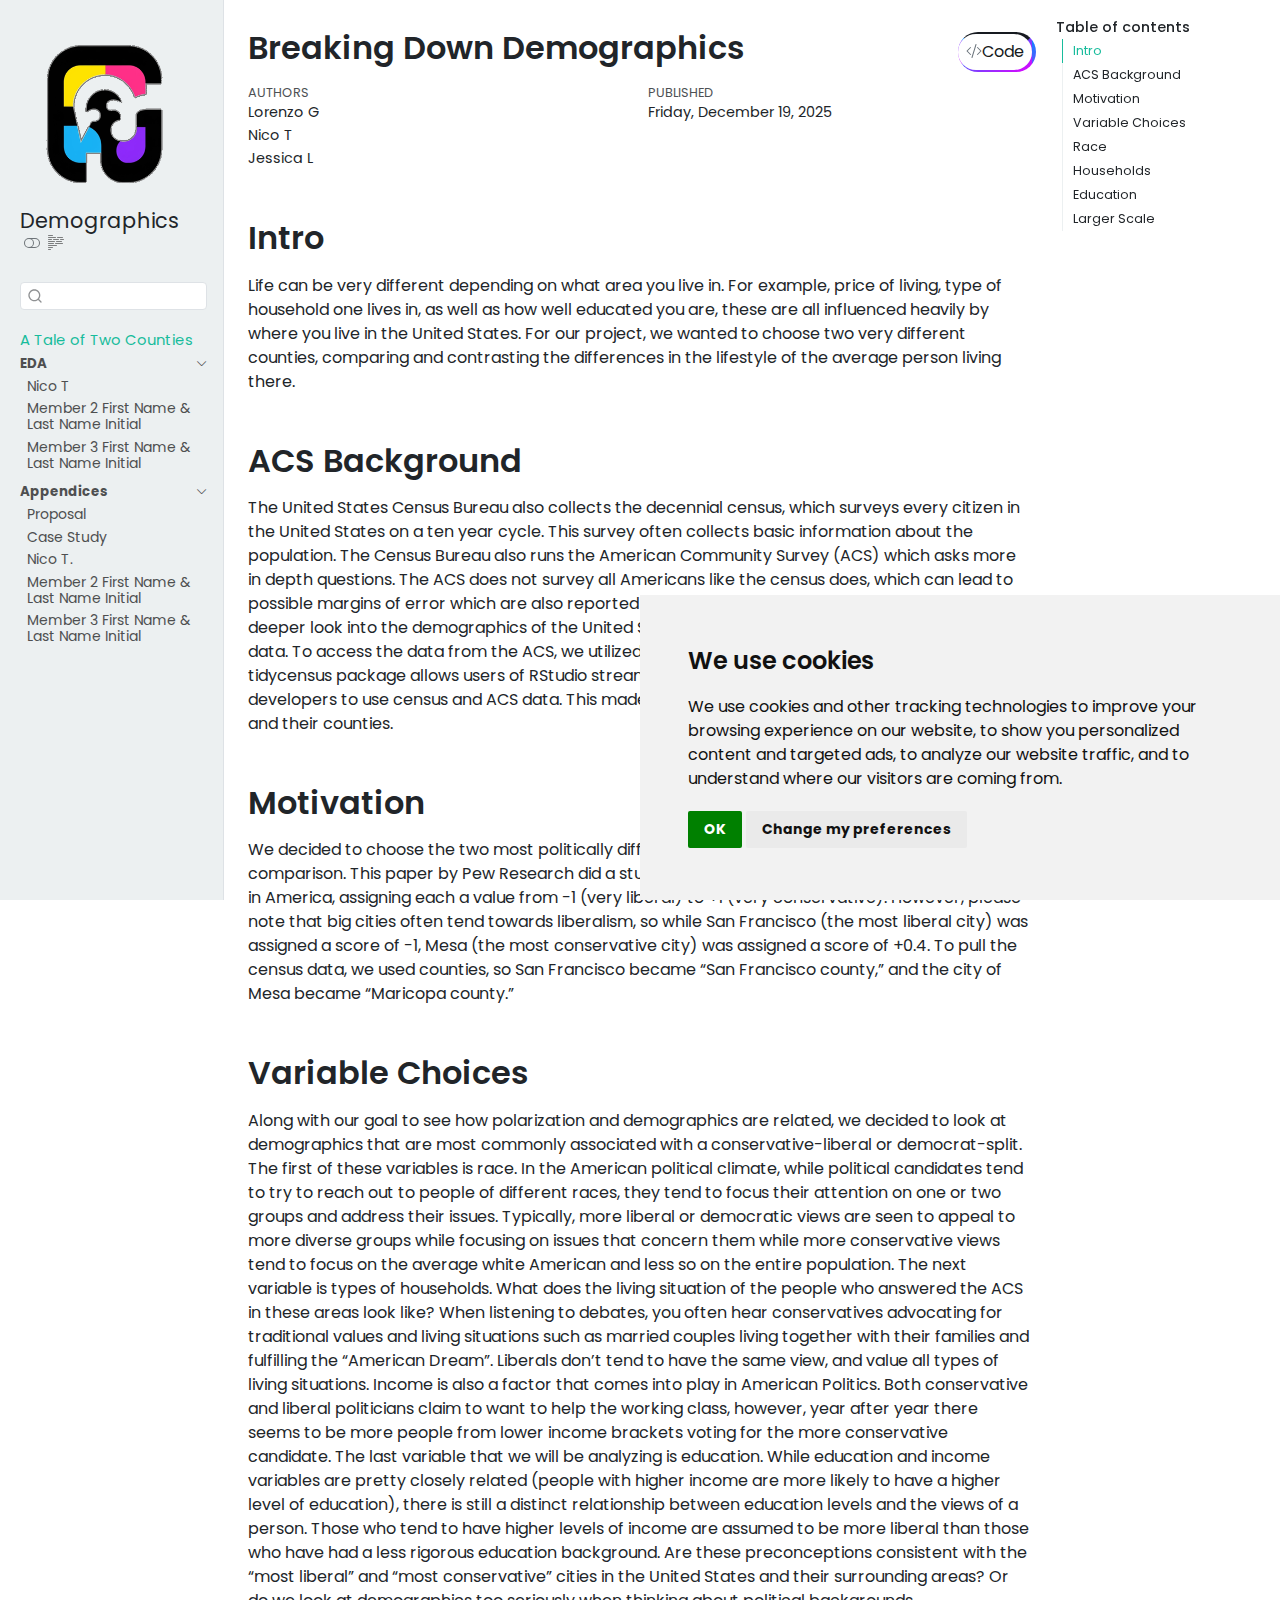
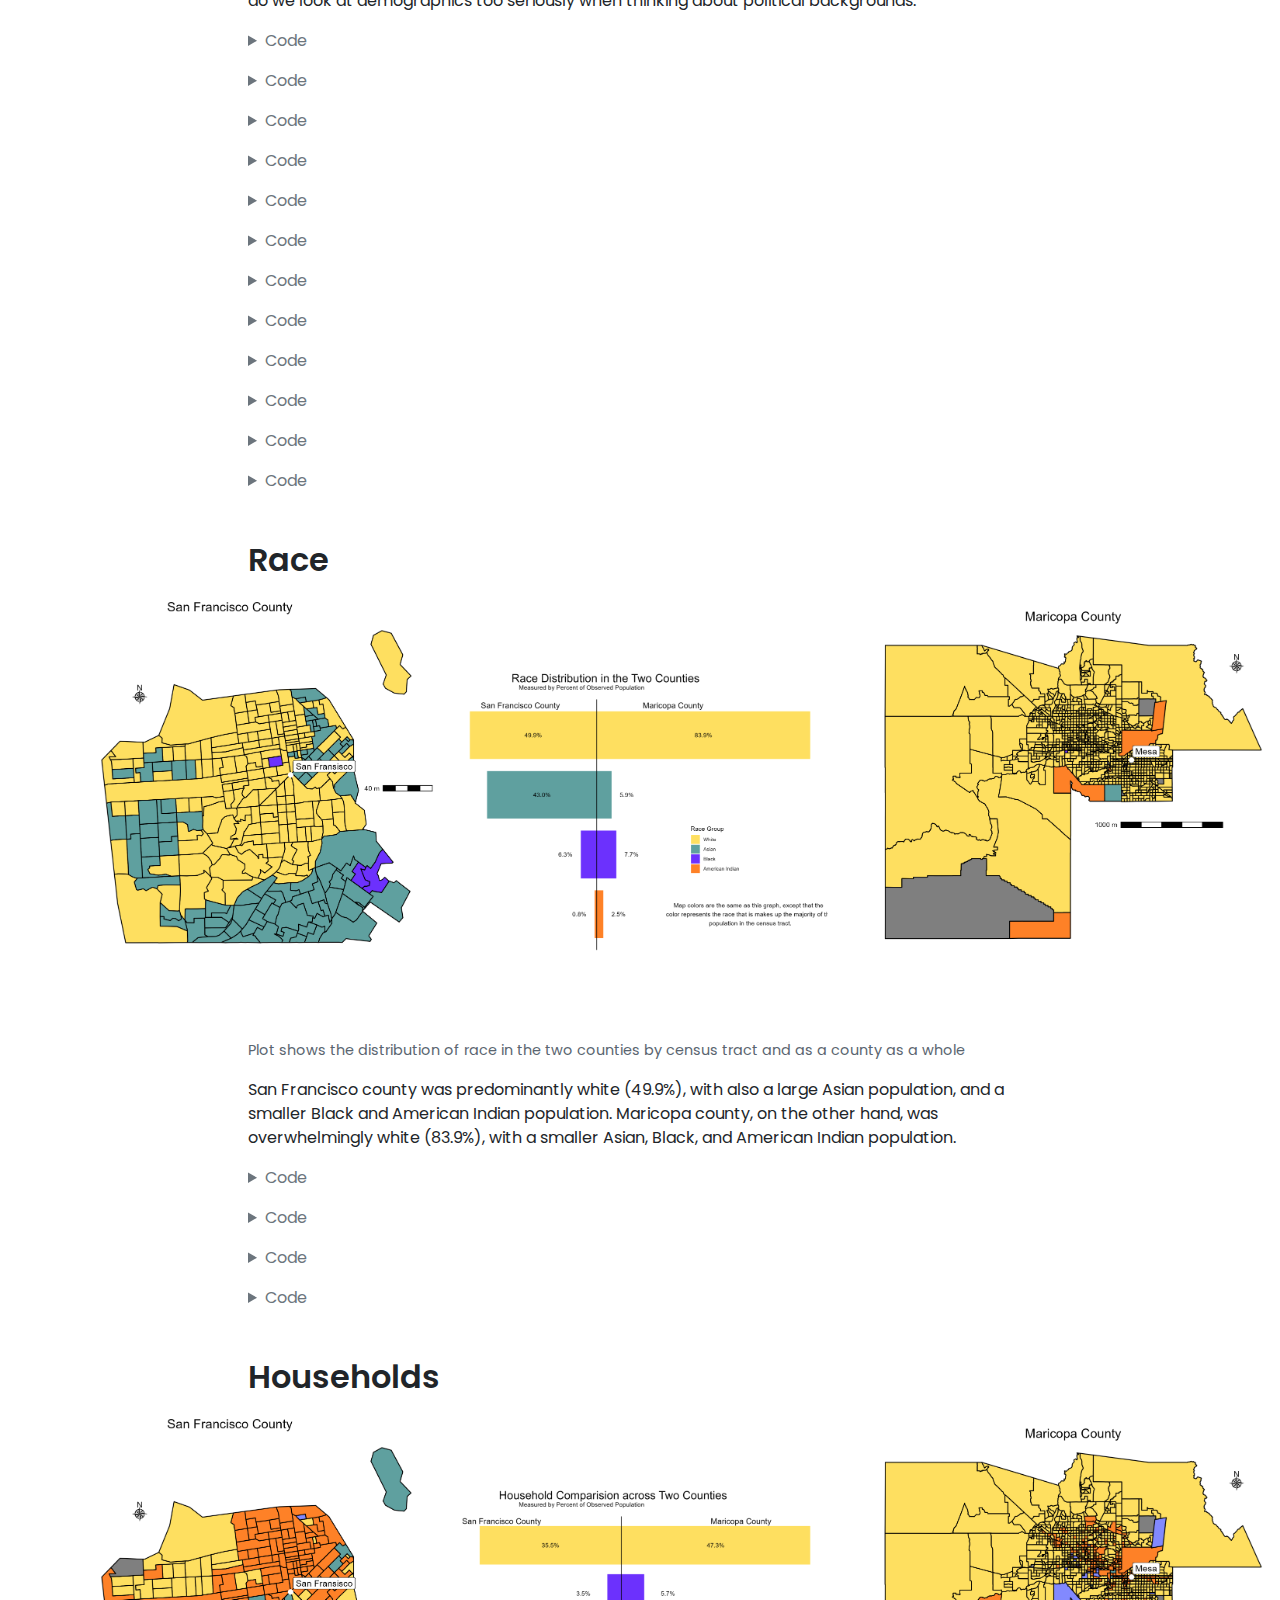
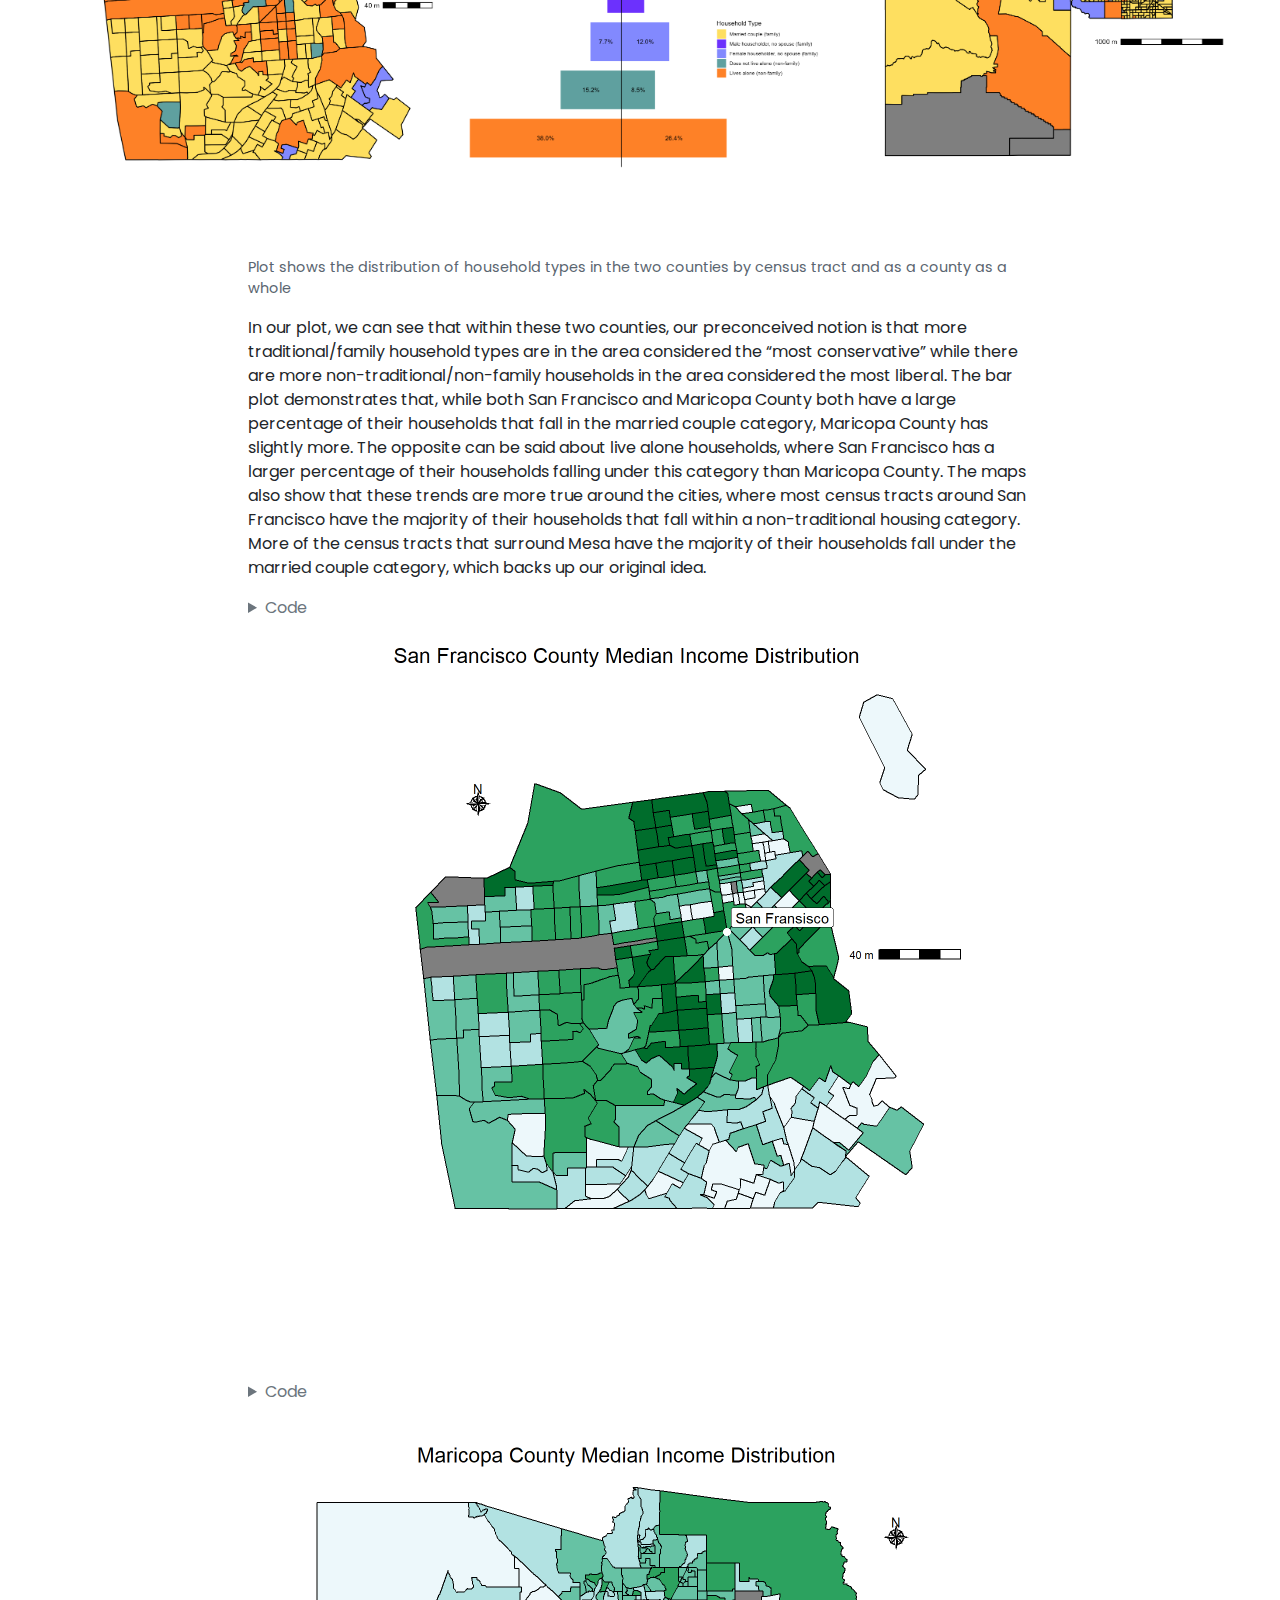
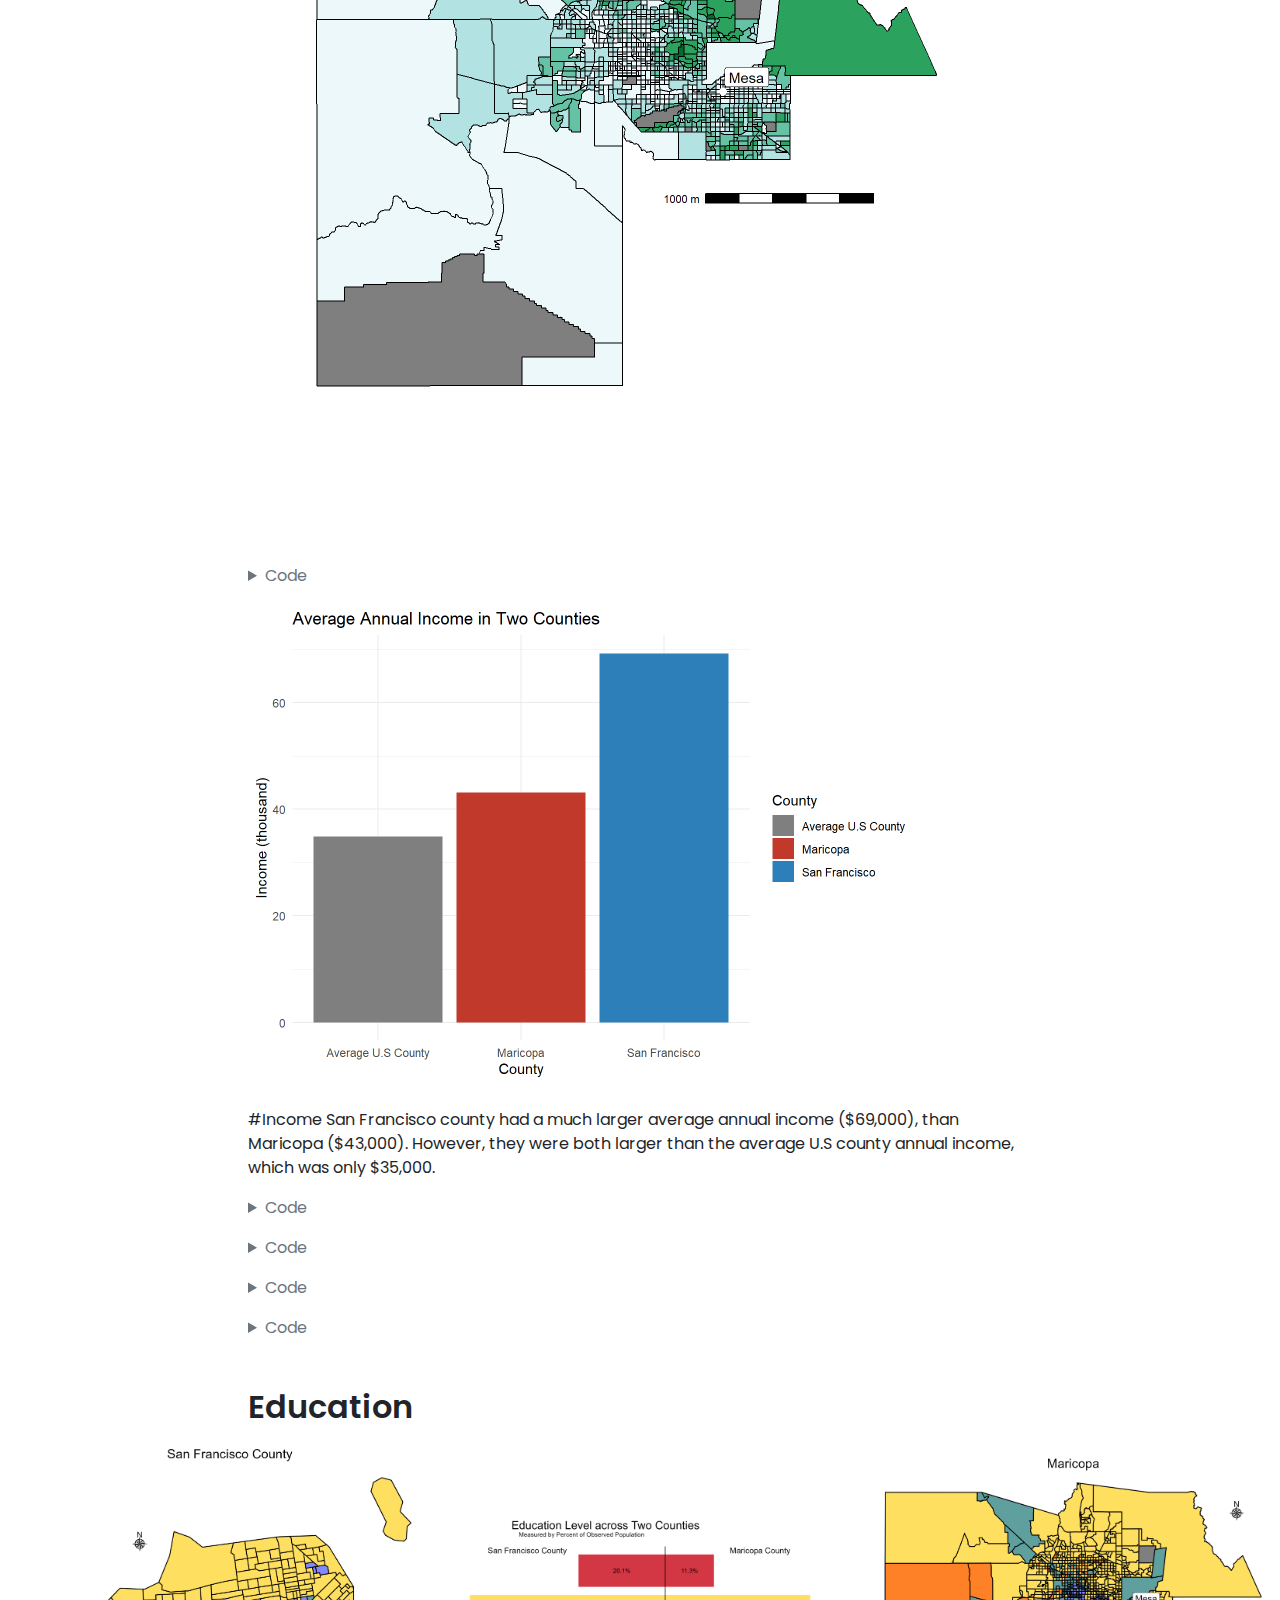
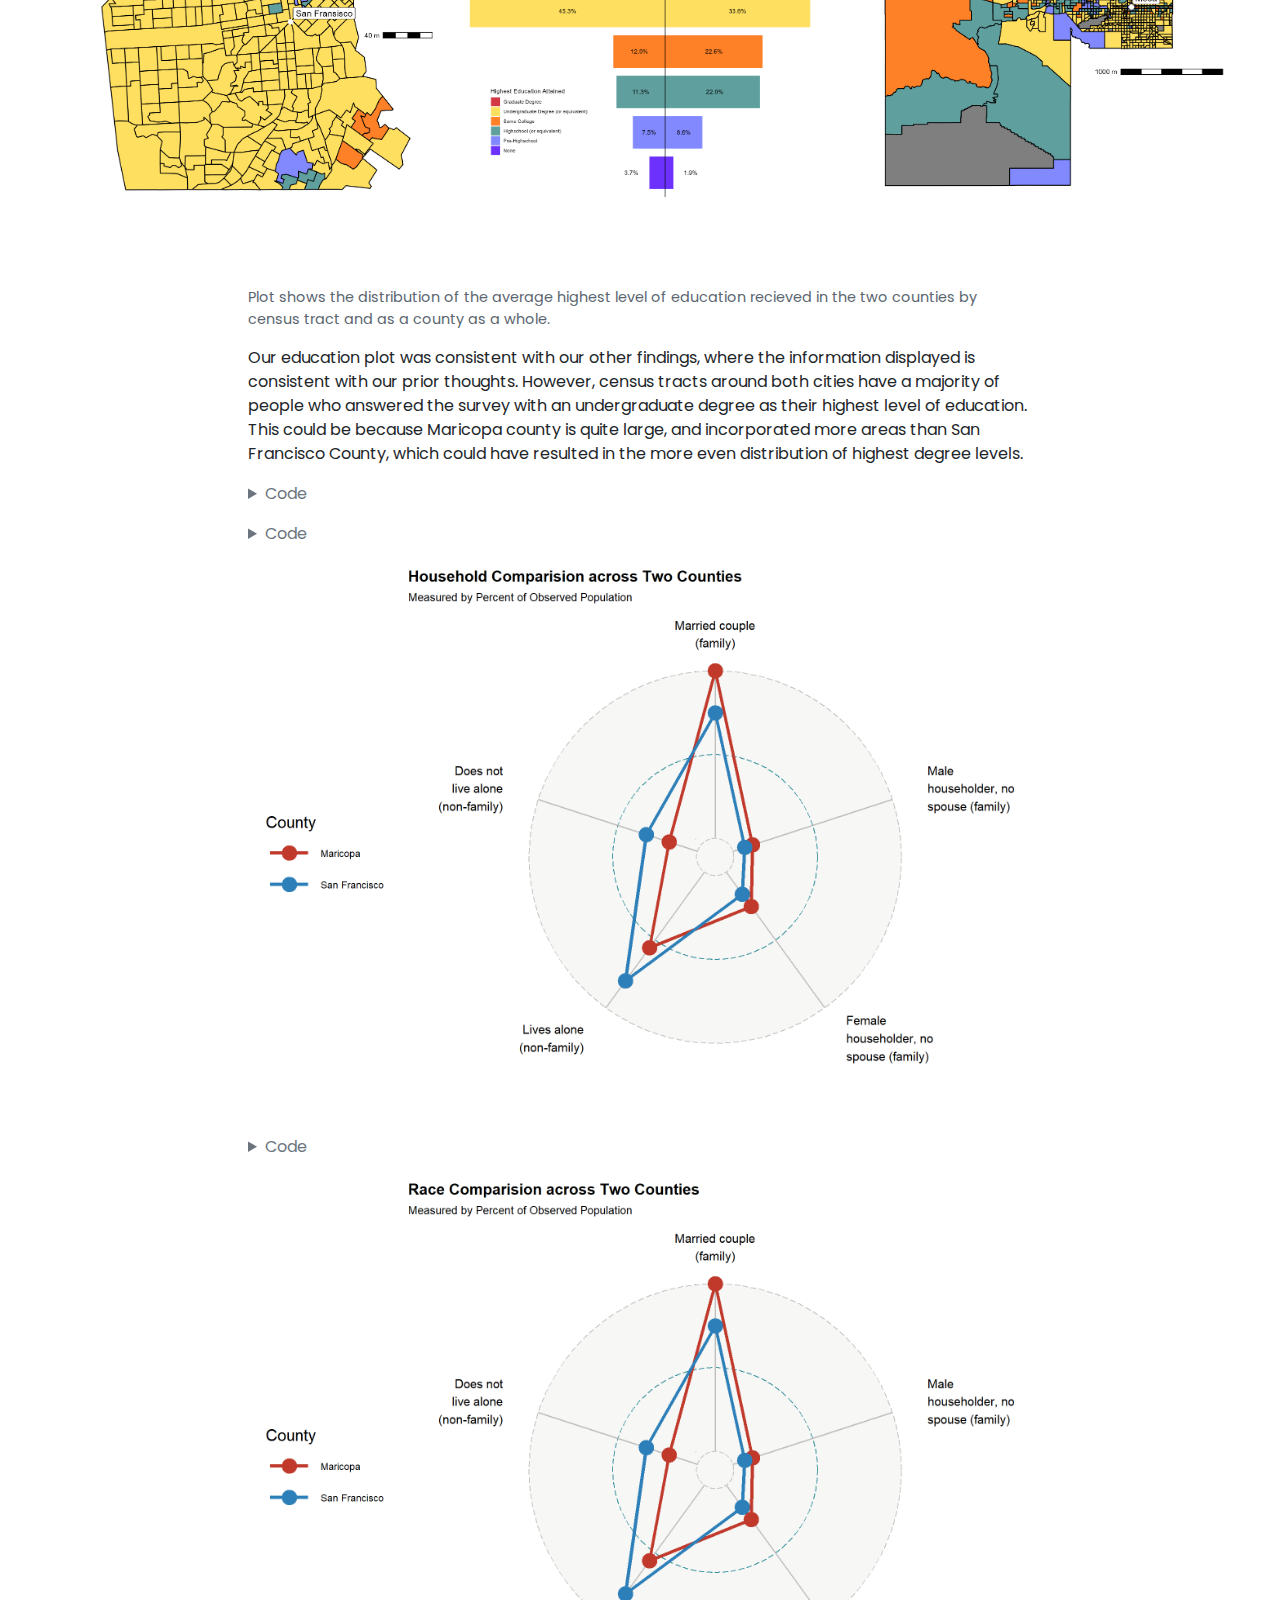
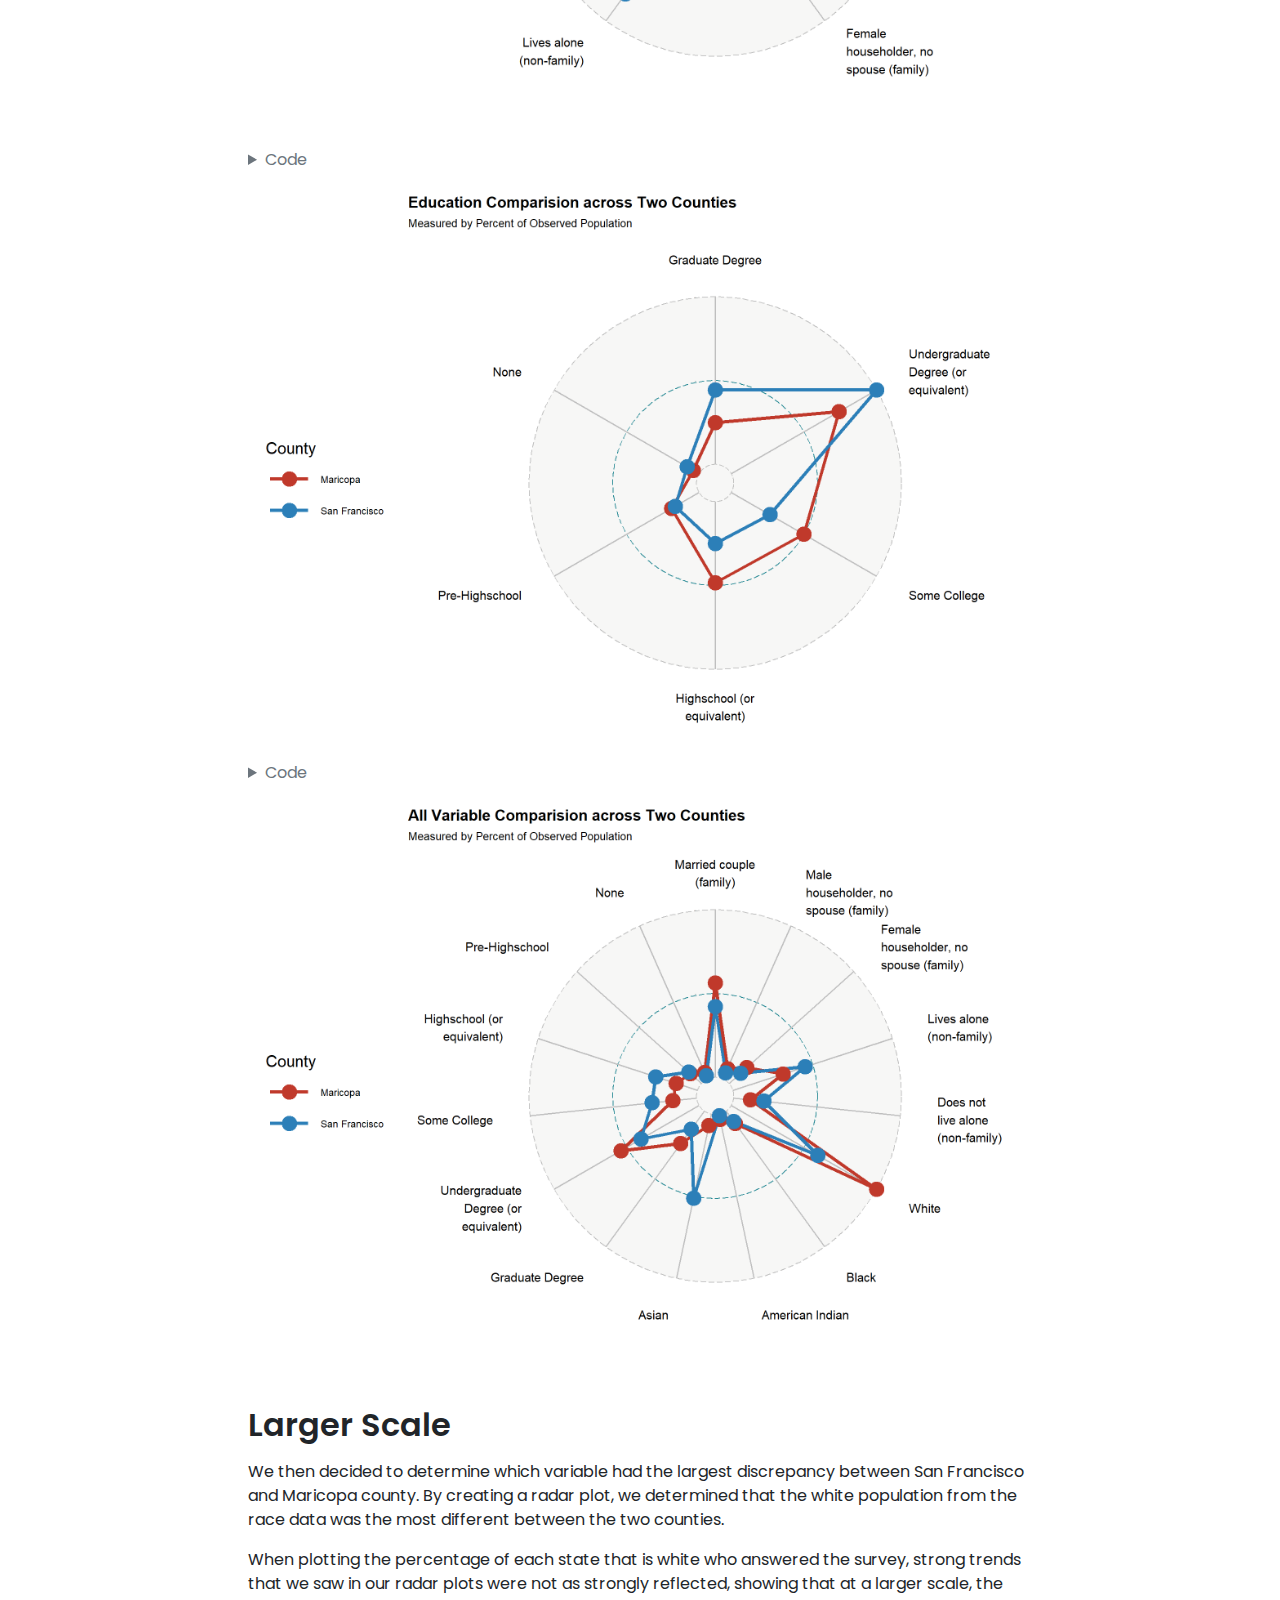
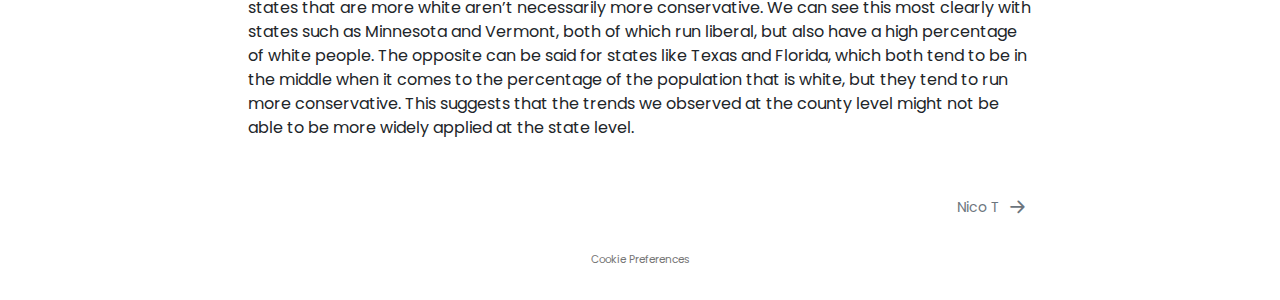
<file: index.html>
<!DOCTYPE html>
<html xmlns="http://www.w3.org/1999/xhtml" lang="en" xml:lang="en"><head>
<meta http-equiv="Content-Type" content="text/html; charset=UTF-8">
<meta charset="utf-8">
<meta name="generator" content="quarto-1.7.32">
<meta name="viewport" content="width=device-width, initial-scale=1.0, user-scalable=yes">
<meta name="author" content="Lorenzo G">
<meta name="author" content="Nico T">
<meta name="author" content="Jessica L">
<title>Breaking Down Demographics</title>
<style>
code{white-space: pre-wrap;}
span.smallcaps{font-variant: small-caps;}
div.columns{display: flex; gap: min(4vw, 1.5em);}
div.column{flex: auto; overflow-x: auto;}
div.hanging-indent{margin-left: 1.5em; text-indent: -1.5em;}
ul.task-list{list-style: none;}
ul.task-list li input[type="checkbox"] {
  width: 0.8em;
  margin: 0 0.8em 0.2em -1em; /* quarto-specific, see https://github.com/quarto-dev/quarto-cli/issues/4556 */ 
  vertical-align: middle;
}
/* CSS for syntax highlighting */
html { -webkit-text-size-adjust: 100%; }
pre > code.sourceCode { white-space: pre; position: relative; }
pre > code.sourceCode > span { display: inline-block; line-height: 1.25; }
pre > code.sourceCode > span:empty { height: 1.2em; }
.sourceCode { overflow: visible; }
code.sourceCode > span { color: inherit; text-decoration: inherit; }
div.sourceCode { margin: 1em 0; }
pre.sourceCode { margin: 0; }
@media screen {
div.sourceCode { overflow: auto; }
}
@media print {
pre > code.sourceCode { white-space: pre-wrap; }
pre > code.sourceCode > span { text-indent: -5em; padding-left: 5em; }
}
pre.numberSource code
  { counter-reset: source-line 0; }
pre.numberSource code > span
  { position: relative; left: -4em; counter-increment: source-line; }
pre.numberSource code > span > a:first-child::before
  { content: counter(source-line);
    position: relative; left: -1em; text-align: right; vertical-align: baseline;
    border: none; display: inline-block;
    -webkit-touch-callout: none; -webkit-user-select: none;
    -khtml-user-select: none; -moz-user-select: none;
    -ms-user-select: none; user-select: none;
    padding: 0 4px; width: 4em;
  }
pre.numberSource { margin-left: 3em;  padding-left: 4px; }
div.sourceCode
  {   }
@media screen {
pre > code.sourceCode > span > a:first-child::before { text-decoration: underline; }
}
</style>

<script src="site_libs/quarto-nav/quarto-nav.js"></script>
<script src="site_libs/clipboard/clipboard.min.js"></script>
<script src="site_libs/quarto-search/autocomplete.umd.js"></script>
<script src="site_libs/quarto-search/fuse.min.js"></script>
<script src="site_libs/quarto-search/quarto-search.js"></script>
<meta name="quarto:offset" content="./">
<link href="./eda/eda-member1.html" rel="next">
<script src="site_libs/cookie-consent/cookie-consent.js"></script>
<link href="site_libs/cookie-consent/cookie-consent.css" rel="stylesheet">
<script src="site_libs/quarto-html/quarto.js" type="module"></script>
<script src="site_libs/quarto-html/tabsets/tabsets.js" type="module"></script>
<script src="site_libs/quarto-html/popper.min.js"></script>
<script src="site_libs/quarto-html/tippy.umd.min.js"></script>
<script src="site_libs/quarto-html/anchor.min.js"></script>
<link href="site_libs/quarto-html/tippy.css" rel="stylesheet">
<link href="site_libs/quarto-html/quarto-syntax-highlighting-37eea08aefeeee20ff55810ff984fec1.css" rel="stylesheet" class="quarto-color-scheme" id="quarto-text-highlighting-styles">
<link href="site_libs/quarto-html/quarto-syntax-highlighting-dark-2fef5ea3f8957b3e4ecc936fc74692ca.css" rel="stylesheet" class="quarto-color-scheme quarto-color-alternate" id="quarto-text-highlighting-styles">
<link href="site_libs/quarto-html/quarto-syntax-highlighting-37eea08aefeeee20ff55810ff984fec1.css" rel="stylesheet" class="quarto-color-scheme-extra" id="quarto-text-highlighting-styles">
<script src="site_libs/bootstrap/bootstrap.min.js"></script>
<link href="site_libs/bootstrap/bootstrap-icons.css" rel="stylesheet">
<link href="site_libs/bootstrap/bootstrap-b6165e882820e9cbe81d0573c00a9ad9.min.css" rel="stylesheet" append-hash="true" class="quarto-color-scheme" id="quarto-bootstrap" data-mode="light">
<link href="site_libs/bootstrap/bootstrap-dark-336fc07c9e36db0483797e7526239151.min.css" rel="stylesheet" append-hash="true" class="quarto-color-scheme quarto-color-alternate" id="quarto-bootstrap" data-mode="dark">
<link href="site_libs/bootstrap/bootstrap-b6165e882820e9cbe81d0573c00a9ad9.min.css" rel="stylesheet" append-hash="true" class="quarto-color-scheme-extra" id="quarto-bootstrap" data-mode="light"><script id="quarto-search-options" type="application/json">{
  "location": "sidebar",
  "copy-button": false,
  "collapse-after": 3,
  "panel-placement": "start",
  "type": "textbox",
  "limit": 50,
  "keyboard-shortcut": [
    "f",
    "/",
    "s"
  ],
  "show-item-context": false,
  "language": {
    "search-no-results-text": "No results",
    "search-matching-documents-text": "matching documents",
    "search-copy-link-title": "Copy link to search",
    "search-hide-matches-text": "Hide additional matches",
    "search-more-match-text": "more match in this document",
    "search-more-matches-text": "more matches in this document",
    "search-clear-button-title": "Clear",
    "search-text-placeholder": "",
    "search-detached-cancel-button-title": "Cancel",
    "search-submit-button-title": "Submit",
    "search-label": "Search"
  }
}</script><script type="text/javascript" charset="UTF-8">
document.addEventListener('DOMContentLoaded', function () {
cookieconsent.run({
  "notice_banner_type":"simple",
  "consent_type":"implied",
  "palette":"light",
  "language":"en",
  "page_load_consent_levels":["strictly-necessary","functionality","tracking","targeting"],
  "notice_banner_reject_button_hide":false,
  "preferences_center_close_button_hide":false,
  "website_name":""
  ,
"language":"en"
  });
});
</script><style>html{ scroll-behavior: smooth; }</style>
<link rel="stylesheet" href="style/custom.css">
</head>
<body class="nav-sidebar docked quarto-light"><script id="quarto-html-before-body" type="application/javascript">
    const toggleBodyColorMode = (bsSheetEl) => {
      const mode = bsSheetEl.getAttribute("data-mode");
      const bodyEl = window.document.querySelector("body");
      if (mode === "dark") {
        bodyEl.classList.add("quarto-dark");
        bodyEl.classList.remove("quarto-light");
      } else {
        bodyEl.classList.add("quarto-light");
        bodyEl.classList.remove("quarto-dark");
      }
    }
    const toggleBodyColorPrimary = () => {
      const bsSheetEl = window.document.querySelector("link#quarto-bootstrap:not([rel=disabled-stylesheet])");
      if (bsSheetEl) {
        toggleBodyColorMode(bsSheetEl);
      }
    }
    const setColorSchemeToggle = (alternate) => {
      const toggles = window.document.querySelectorAll('.quarto-color-scheme-toggle');
      for (let i=0; i < toggles.length; i++) {
        const toggle = toggles[i];
        if (toggle) {
          if (alternate) {
            toggle.classList.add("alternate");
          } else {
            toggle.classList.remove("alternate");
          }
        }
      }
    };
    const toggleColorMode = (alternate) => {
      // Switch the stylesheets
      const primaryStylesheets = window.document.querySelectorAll('link.quarto-color-scheme:not(.quarto-color-alternate)');
      const alternateStylesheets = window.document.querySelectorAll('link.quarto-color-scheme.quarto-color-alternate');
      manageTransitions('#quarto-margin-sidebar .nav-link', false);
      if (alternate) {
        // note: dark is layered on light, we don't disable primary!
        enableStylesheet(alternateStylesheets);
        for (const sheetNode of alternateStylesheets) {
          if (sheetNode.id === "quarto-bootstrap") {
            toggleBodyColorMode(sheetNode);
          }
        }
      } else {
        disableStylesheet(alternateStylesheets);
        enableStylesheet(primaryStylesheets)
        toggleBodyColorPrimary();
      }
      manageTransitions('#quarto-margin-sidebar .nav-link', true);
      // Switch the toggles
      setColorSchemeToggle(alternate)
      // Hack to workaround the fact that safari doesn't
      // properly recolor the scrollbar when toggling (#1455)
      if (navigator.userAgent.indexOf('Safari') > 0 && navigator.userAgent.indexOf('Chrome') == -1) {
        manageTransitions("body", false);
        window.scrollTo(0, 1);
        setTimeout(() => {
          window.scrollTo(0, 0);
          manageTransitions("body", true);
        }, 40);
      }
    }
    const disableStylesheet = (stylesheets) => {
      for (let i=0; i < stylesheets.length; i++) {
        const stylesheet = stylesheets[i];
        stylesheet.rel = 'disabled-stylesheet';
      }
    }
    const enableStylesheet = (stylesheets) => {
      for (let i=0; i < stylesheets.length; i++) {
        const stylesheet = stylesheets[i];
        if(stylesheet.rel !== 'stylesheet') { // for Chrome, which will still FOUC without this check
          stylesheet.rel = 'stylesheet';
        }
      }
    }
    const manageTransitions = (selector, allowTransitions) => {
      const els = window.document.querySelectorAll(selector);
      for (let i=0; i < els.length; i++) {
        const el = els[i];
        if (allowTransitions) {
          el.classList.remove('notransition');
        } else {
          el.classList.add('notransition');
        }
      }
    }
    const isFileUrl = () => {
      return window.location.protocol === 'file:';
    }
    const hasAlternateSentinel = () => {
      let styleSentinel = getColorSchemeSentinel();
      if (styleSentinel !== null) {
        return styleSentinel === "alternate";
      } else {
        return false;
      }
    }
    const setStyleSentinel = (alternate) => {
      const value = alternate ? "alternate" : "default";
      if (!isFileUrl()) {
        window.localStorage.setItem("quarto-color-scheme", value);
      } else {
        localAlternateSentinel = value;
      }
    }
    const getColorSchemeSentinel = () => {
      if (!isFileUrl()) {
        const storageValue = window.localStorage.getItem("quarto-color-scheme");
        return storageValue != null ? storageValue : localAlternateSentinel;
      } else {
        return localAlternateSentinel;
      }
    }
    const toggleGiscusIfUsed = (isAlternate, darkModeDefault) => {
      const baseTheme = document.querySelector('#giscus-base-theme')?.value ?? 'light';
      const alternateTheme = document.querySelector('#giscus-alt-theme')?.value ?? 'dark';
      let newTheme = '';
      if(authorPrefersDark) {
        newTheme = isAlternate ? baseTheme : alternateTheme;
      } else {
        newTheme = isAlternate ? alternateTheme : baseTheme;
      }
      const changeGiscusTheme = () => {
        // From: https://github.com/giscus/giscus/issues/336
        const sendMessage = (message) => {
          const iframe = document.querySelector('iframe.giscus-frame');
          if (!iframe) return;
          iframe.contentWindow.postMessage({ giscus: message }, 'https://giscus.app');
        }
        sendMessage({
          setConfig: {
            theme: newTheme
          }
        });
      }
      const isGiscussLoaded = window.document.querySelector('iframe.giscus-frame') !== null;
      if (isGiscussLoaded) {
        changeGiscusTheme();
      }
    };
    const authorPrefersDark = false;
    const darkModeDefault = authorPrefersDark;
      document.querySelector('link#quarto-text-highlighting-styles.quarto-color-scheme-extra').rel = 'disabled-stylesheet';
      document.querySelector('link#quarto-bootstrap.quarto-color-scheme-extra').rel = 'disabled-stylesheet';
    let localAlternateSentinel = darkModeDefault ? 'alternate' : 'default';
    // Dark / light mode switch
    window.quartoToggleColorScheme = () => {
      // Read the current dark / light value
      let toAlternate = !hasAlternateSentinel();
      toggleColorMode(toAlternate);
      setStyleSentinel(toAlternate);
      toggleGiscusIfUsed(toAlternate, darkModeDefault);
      window.dispatchEvent(new Event('resize'));
    };
    // Switch to dark mode if need be
    if (hasAlternateSentinel()) {
      toggleColorMode(true);
    } else {
      toggleColorMode(false);
    }
  </script>

<div id="quarto-search-results"></div>
  <header id="quarto-header" class="headroom fixed-top"><nav class="quarto-secondary-nav"><div class="container-fluid d-flex">
      <button type="button" class="quarto-btn-toggle btn" data-bs-toggle="collapse" role="button" data-bs-target=".quarto-sidebar-collapse-item" aria-controls="quarto-sidebar" aria-expanded="false" aria-label="Toggle sidebar navigation" onclick="if (window.quartoToggleHeadroom) { window.quartoToggleHeadroom(); }">
        <i class="bi bi-layout-text-sidebar-reverse"></i>
      </button>
        <nav class="quarto-page-breadcrumbs" aria-label="breadcrumb"><ol class="breadcrumb"><li class="breadcrumb-item"><a href="./index.html"><span class="chapter-title">A Tale of Two Counties</span></a></li></ol></nav>
        <a class="flex-grow-1" role="navigation" data-bs-toggle="collapse" data-bs-target=".quarto-sidebar-collapse-item" aria-controls="quarto-sidebar" aria-expanded="false" aria-label="Toggle sidebar navigation" onclick="if (window.quartoToggleHeadroom) { window.quartoToggleHeadroom(); }">      
        </a>
      <button type="button" class="btn quarto-search-button" aria-label="Search" onclick="window.quartoOpenSearch();">
        <i class="bi bi-search"></i>
      </button>
    </div>
  </nav></header><!-- content --><div id="quarto-content" class="quarto-container page-columns page-rows-contents page-layout-full">
<!-- sidebar -->
  <nav id="quarto-sidebar" class="sidebar collapse collapse-horizontal quarto-sidebar-collapse-item sidebar-navigation docked overflow-auto"><div class="pt-lg-2 mt-2 text-left sidebar-header sidebar-header-stacked">
      <a href="./index.html" class="sidebar-logo-link">
      <img src="./assets/sidebar-logo.png" alt="Random negative space illustration" class="sidebar-logo py-0 d-lg-inline d-none"></a>
    <div class="sidebar-title mb-0 py-0">
      <a href="./">Demographics</a> 
        <div class="sidebar-tools-main">
  <a href="" class="quarto-color-scheme-toggle quarto-navigation-tool  px-1" onclick="window.quartoToggleColorScheme(); return false;" title="Toggle dark mode"><i class="bi"></i></a>
  <a href="" class="quarto-reader-toggle quarto-navigation-tool px-1" onclick="window.quartoToggleReader(); return false;" title="Toggle reader mode">
  <div class="quarto-reader-toggle-btn">
  <i class="bi"></i>
  </div>
</a>
</div>
    </div>
      </div>
        <div class="mt-2 flex-shrink-0 align-items-center">
        <div class="sidebar-search">
        <div id="quarto-search" class="" title="Search"></div>
        </div>
        </div>
    <div class="sidebar-menu-container"> 
    <ul class="list-unstyled mt-1">
<li class="sidebar-item">
  <div class="sidebar-item-container"> 
  <a href="./index.html" class="sidebar-item-text sidebar-link active"><span class="chapter-title">A Tale of Two Counties</span></a>
  </div>
</li>
        <li class="sidebar-item sidebar-item-section">
      <div class="sidebar-item-container"> 
            <a class="sidebar-item-text sidebar-link text-start" data-bs-toggle="collapse" data-bs-target="#quarto-sidebar-section-1" role="navigation" aria-expanded="true">
 <span class="menu-text">EDA</span></a>
          <a class="sidebar-item-toggle text-start" data-bs-toggle="collapse" data-bs-target="#quarto-sidebar-section-1" role="navigation" aria-expanded="true" aria-label="Toggle section">
            <i class="bi bi-chevron-right ms-2"></i>
          </a> 
      </div>
      <ul id="quarto-sidebar-section-1" class="collapse list-unstyled sidebar-section depth1 show">
<li class="sidebar-item">
  <div class="sidebar-item-container"> 
  <a href="./eda/eda-member1.html" class="sidebar-item-text sidebar-link"><span class="chapter-title">Nico T</span></a>
  </div>
</li>
          <li class="sidebar-item">
  <div class="sidebar-item-container"> 
  <a href="./eda/eda-member2.html" class="sidebar-item-text sidebar-link"><span class="chapter-title">Member 2 First Name &amp; Last Name Initial</span></a>
  </div>
</li>
          <li class="sidebar-item">
  <div class="sidebar-item-container"> 
  <a href="./eda/eda-member3.html" class="sidebar-item-text sidebar-link"><span class="chapter-title">Member 3 First Name &amp; Last Name Initial</span></a>
  </div>
</li>
      </ul>
</li>
        <li class="sidebar-item sidebar-item-section">
      <div class="sidebar-item-container"> 
            <a class="sidebar-item-text sidebar-link text-start" data-bs-toggle="collapse" data-bs-target="#quarto-sidebar-section-2" role="navigation" aria-expanded="true">
 <span class="menu-text">Appendices</span></a>
          <a class="sidebar-item-toggle text-start" data-bs-toggle="collapse" data-bs-target="#quarto-sidebar-section-2" role="navigation" aria-expanded="true" aria-label="Toggle section">
            <i class="bi bi-chevron-right ms-2"></i>
          </a> 
      </div>
      <ul id="quarto-sidebar-section-2" class="collapse list-unstyled sidebar-section depth1 show">
<li class="sidebar-item">
  <div class="sidebar-item-container"> 
  <a href="./appx/proposal.html" class="sidebar-item-text sidebar-link"><span class="chapter-title">Proposal</span></a>
  </div>
</li>
          <li class="sidebar-item">
  <div class="sidebar-item-container"> 
  <a href="./appx/case-study.html" class="sidebar-item-text sidebar-link"><span class="chapter-title">Case Study</span></a>
  </div>
</li>
          <li class="sidebar-item">
  <div class="sidebar-item-container"> 
  <a href="./wa/wa-member1.html" class="sidebar-item-text sidebar-link"><span class="chapter-title">Nico T.</span></a>
  </div>
</li>
          <li class="sidebar-item">
  <div class="sidebar-item-container"> 
  <a href="./wa/wa-member2.html" class="sidebar-item-text sidebar-link"><span class="chapter-title">Member 2 First Name &amp; Last Name Initial</span></a>
  </div>
</li>
          <li class="sidebar-item">
  <div class="sidebar-item-container"> 
  <a href="./wa/wa-member3.html" class="sidebar-item-text sidebar-link"><span class="chapter-title">Member 3 First Name &amp; Last Name Initial</span></a>
  </div>
</li>
      </ul>
</li>
    </ul>
</div>
</nav><div id="quarto-sidebar-glass" class="quarto-sidebar-collapse-item" data-bs-toggle="collapse" data-bs-target=".quarto-sidebar-collapse-item"></div>
<!-- margin-sidebar -->
    <div id="quarto-margin-sidebar" class="sidebar margin-sidebar">
        <nav id="TOC" role="doc-toc" class="toc-active" data-toc-expanded="99"><h2 id="toc-title">Table of contents</h2>
   
  <ul>
<li><a href="#intro" id="toc-intro" class="nav-link active" data-scroll-target="#intro">Intro</a></li>
  <li><a href="#acs-background" id="toc-acs-background" class="nav-link" data-scroll-target="#acs-background">ACS Background</a></li>
  <li><a href="#motivation" id="toc-motivation" class="nav-link" data-scroll-target="#motivation">Motivation</a></li>
  <li><a href="#variable-choices" id="toc-variable-choices" class="nav-link" data-scroll-target="#variable-choices">Variable Choices</a></li>
  <li><a href="#race" id="toc-race" class="nav-link" data-scroll-target="#race">Race</a></li>
  <li><a href="#households" id="toc-households" class="nav-link" data-scroll-target="#households">Households</a></li>
  <li><a href="#education" id="toc-education" class="nav-link" data-scroll-target="#education">Education</a></li>
  <li><a href="#larger-scale" id="toc-larger-scale" class="nav-link" data-scroll-target="#larger-scale">Larger Scale</a></li>
  </ul></nav>
    </div>
<!-- main -->
<main class="content page-columns page-full column-body" id="quarto-document-content"><header id="title-block-header" class="quarto-title-block default"><div class="quarto-title">
<div class="quarto-title-block"><div><h1 class="title">Breaking Down Demographics</h1><button type="button" class="btn code-tools-button dropdown-toggle" id="quarto-code-tools-menu" data-bs-toggle="dropdown" aria-expanded="false"><i class="bi"></i> Code</button><ul class="dropdown-menu dropdown-menu-end" aria-labelelledby="quarto-code-tools-menu"><li><a id="quarto-show-all-code" class="dropdown-item" href="javascript:void(0)" role="button">Show All Code</a></li><li><a id="quarto-hide-all-code" class="dropdown-item" href="javascript:void(0)" role="button">Hide All Code</a></li><li><hr class="dropdown-divider"></li><li><a id="quarto-view-source" class="dropdown-item" href="javascript:void(0)" role="button">View Source</a></li></ul></div></div>
</div>



<div class="quarto-title-meta column-body">

    <div>
    <div class="quarto-title-meta-heading">Authors</div>
    <div class="quarto-title-meta-contents">
             <p>Lorenzo G </p>
             <p>Nico T </p>
             <p>Jessica L </p>
          </div>
  </div>
    
    <div>
    <div class="quarto-title-meta-heading">Published</div>
    <div class="quarto-title-meta-contents">
      <p class="date">Friday, December 19, 2025</p>
    </div>
  </div>
  
    
  </div>
  


</header><section id="intro" class="level1"><h1>Intro</h1>
<p>Life can be very different depending on what area you live in. For example, price of living, type of household one lives in, as well as how well educated you are, these are all influenced heavily by where you live in the United States. For our project, we wanted to choose two very different counties, comparing and contrasting the differences in the lifestyle of the average person living there.</p>
</section><section id="acs-background" class="level1"><h1>ACS Background</h1>
<p>The United States Census Bureau also collects the decennial census, which surveys every citizen in the United States on a ten year cycle. This survey often collects basic information about the population. The Census Bureau also runs the American Community Survey (ACS) which asks more in depth questions. The ACS does not survey all Americans like the census does, which can lead to possible margins of error which are also reported along with the data. Despite this, the ACS offers a deeper look into the demographics of the United States. This is why we chose to work with this data. To access the data from the ACS, we utilized the tidycensus package in RStudio. The tidycensus package allows users of RStudio streamlined access to the Census API, which allows developers to use census and ACS data. This made it easier for us to focus on the following cities and their counties.</p>
</section><section id="motivation" class="level1"><h1>Motivation</h1>
<p>We decided to choose the two most politically different cities in the United States for our comparison. This paper by Pew Research did a study of the most liberal and conservative big cities in America, assigning each a value from -1 (very liberal) to +1 (very conservative). However, please note that big cities often tend towards liberalism, so while San Francisco (the most liberal city) was assigned a score of -1, Mesa (the most conservative city) was assigned a score of +0.4. To pull the census data, we used counties, so San Francisco became “San Francisco county,” and the city of Mesa became “Maricopa county.”</p>
</section><section id="variable-choices" class="level1"><h1>Variable Choices</h1>
<p>Along with our goal to see how polarization and demographics are related, we decided to look at demographics that are most commonly associated with a conservative-liberal or democrat-split. The first of these variables is race. In the American political climate, while political candidates tend to try to reach out to people of different races, they tend to focus their attention on one or two groups and address their issues. Typically, more liberal or democratic views are seen to appeal to more diverse groups while focusing on issues that concern them while more conservative views tend to focus on the average white American and less so on the entire population. The next variable is types of households. What does the living situation of the people who answered the ACS in these areas look like? When listening to debates, you often hear conservatives advocating for traditional values and living situations such as married couples living together with their families and fulfilling the “American Dream”. Liberals don’t tend to have the same view, and value all types of living situations. Income is also a factor that comes into play in American Politics. Both conservative and liberal politicians claim to want to help the working class, however, year after year there seems to be more people from lower income brackets voting for the more conservative candidate. The last variable that we will be analyzing is education. While education and income variables are pretty closely related (people with higher income are more likely to have a higher level of education), there is still a distinct relationship between education levels and the views of a person. Those who tend to have higher levels of income are assumed to be more liberal than those who have had a less rigorous education background. Are these preconceptions consistent with the “most liberal” and “most conservative” cities in the United States and their surrounding areas? Or do we look at demographics too seriously when thinking about political backgrounds.</p>
<div class="cell">
<details class="code-fold"><summary>Code</summary><div class="sourceCode cell-code" id="cb1"><pre class="sourceCode numberSource r number-lines code-with-copy"><code class="sourceCode r"><span id="cb1-1"><a href="#cb1-1"></a><span class="co"># Getting our data</span></span>
<span id="cb1-2"><a href="#cb1-2"></a><span class="co"># We are making a function to streamline our data collection from tidy census</span></span>
<span id="cb1-3"><a href="#cb1-3"></a></span>
<span id="cb1-4"><a href="#cb1-4"></a>get_data <span class="ot">&lt;-</span> <span class="cf">function</span>(city, variable_list){</span>
<span id="cb1-5"><a href="#cb1-5"></a>  <span class="cf">if</span>(city <span class="sc">==</span> <span class="st">"San Francisco"</span>){</span>
<span id="cb1-6"><a href="#cb1-6"></a>    <span class="fu">return</span>(<span class="fu">get_acs</span>(</span>
<span id="cb1-7"><a href="#cb1-7"></a>      <span class="at">state =</span> <span class="st">"CA"</span>,</span>
<span id="cb1-8"><a href="#cb1-8"></a>      <span class="at">county =</span> <span class="st">"San Francisco"</span>,</span>
<span id="cb1-9"><a href="#cb1-9"></a>      <span class="at">geography =</span> <span class="st">"tract"</span>,</span>
<span id="cb1-10"><a href="#cb1-10"></a>      <span class="at">variables =</span> variable_list,</span>
<span id="cb1-11"><a href="#cb1-11"></a>      <span class="at">geometry =</span> <span class="cn">TRUE</span>,</span>
<span id="cb1-12"><a href="#cb1-12"></a>      <span class="at">year =</span> <span class="dv">2021</span></span>
<span id="cb1-13"><a href="#cb1-13"></a>    )</span>
<span id="cb1-14"><a href="#cb1-14"></a>    )</span>
<span id="cb1-15"><a href="#cb1-15"></a>  }</span>
<span id="cb1-16"><a href="#cb1-16"></a>  <span class="cf">else</span>{</span>
<span id="cb1-17"><a href="#cb1-17"></a>    <span class="fu">return</span>(<span class="fu">get_acs</span>(</span>
<span id="cb1-18"><a href="#cb1-18"></a>      <span class="at">state =</span> <span class="st">"AZ"</span>,</span>
<span id="cb1-19"><a href="#cb1-19"></a>      <span class="at">county =</span> <span class="st">"Maricopa"</span>,</span>
<span id="cb1-20"><a href="#cb1-20"></a>      <span class="at">geography =</span> <span class="st">"tract"</span>,</span>
<span id="cb1-21"><a href="#cb1-21"></a>      <span class="at">variables =</span> variable_list,</span>
<span id="cb1-22"><a href="#cb1-22"></a>      <span class="at">geometry =</span> <span class="cn">TRUE</span>,</span>
<span id="cb1-23"><a href="#cb1-23"></a>      <span class="at">year =</span> <span class="dv">2021</span></span>
<span id="cb1-24"><a href="#cb1-24"></a>    )</span>
<span id="cb1-25"><a href="#cb1-25"></a>    )</span>
<span id="cb1-26"><a href="#cb1-26"></a>  }</span>
<span id="cb1-27"><a href="#cb1-27"></a>}</span></code><button title="Copy to Clipboard" class="code-copy-button"><i class="bi"></i></button></pre></div>
</details>
</div>
<div class="cell">
<details class="code-fold"><summary>Code</summary><div class="sourceCode cell-code" id="cb2"><pre class="sourceCode numberSource r number-lines code-with-copy"><code class="sourceCode r"><span id="cb2-1"><a href="#cb2-1"></a><span class="co"># Since we are going to be making two identical data sets for each variable we are looking at, it is useful to make a function to reduce clutter and chances or error</span></span>
<span id="cb2-2"><a href="#cb2-2"></a></span>
<span id="cb2-3"><a href="#cb2-3"></a><span class="co"># This function helps us turn or single value lists into a double</span></span>
<span id="cb2-4"><a href="#cb2-4"></a>convert_to_numeric <span class="ot">&lt;-</span> <span class="cf">function</span>(value){</span>
<span id="cb2-5"><a href="#cb2-5"></a>  <span class="fu">as.numeric</span>(<span class="fu">paste</span>(value))</span>
<span id="cb2-6"><a href="#cb2-6"></a>}</span>
<span id="cb2-7"><a href="#cb2-7"></a></span>
<span id="cb2-8"><a href="#cb2-8"></a><span class="co"># This function helps us do the wrangling for the race data</span></span>
<span id="cb2-9"><a href="#cb2-9"></a>wrangling_race <span class="ot">&lt;-</span> <span class="cf">function</span>(data){</span>
<span id="cb2-10"><a href="#cb2-10"></a>  data <span class="sc">|&gt;</span> </span>
<span id="cb2-11"><a href="#cb2-11"></a>    <span class="fu">select</span>(geometry,variable,estimate) <span class="sc">|&gt;</span> </span>
<span id="cb2-12"><a href="#cb2-12"></a>    <span class="fu">mutate</span>(<span class="at">variable =</span> <span class="fu">case_when</span>(variable <span class="sc">==</span> <span class="st">"B02001_002"</span> <span class="sc">~</span> <span class="st">"white_population"</span>,</span>
<span id="cb2-13"><a href="#cb2-13"></a>                                variable <span class="sc">==</span> <span class="st">"B02001_003"</span> <span class="sc">~</span> <span class="st">"black_african_american"</span>,</span>
<span id="cb2-14"><a href="#cb2-14"></a>                                variable <span class="sc">==</span> <span class="st">"B02001_004"</span> <span class="sc">~</span> <span class="st">"native_american"</span>,</span>
<span id="cb2-15"><a href="#cb2-15"></a>                                variable <span class="sc">==</span> <span class="st">"B02001_005"</span> <span class="sc">~</span> <span class="st">"asian"</span>)) <span class="sc">|&gt;</span></span>
<span id="cb2-16"><a href="#cb2-16"></a>    <span class="fu">pivot_wider</span>(<span class="at">names_from =</span> variable, <span class="at">values_from =</span> estimate) <span class="sc">|&gt;</span> </span>
<span id="cb2-17"><a href="#cb2-17"></a>    <span class="fu">mutate</span>(<span class="at">white_population =</span> <span class="fu">convert_to_numeric</span>(white_population),</span>
<span id="cb2-18"><a href="#cb2-18"></a>           <span class="at">black_african_american =</span> <span class="fu">convert_to_numeric</span>(black_african_american),</span>
<span id="cb2-19"><a href="#cb2-19"></a>           <span class="at">native_american =</span> <span class="fu">convert_to_numeric</span>(native_american),</span>
<span id="cb2-20"><a href="#cb2-20"></a>           <span class="at">asian =</span> <span class="fu">convert_to_numeric</span>(asian)) <span class="sc">|&gt;</span> </span>
<span id="cb2-21"><a href="#cb2-21"></a>    <span class="fu">mutate</span>(<span class="at">majority =</span> <span class="fu">case_when</span>(white_population <span class="sc">&gt;</span> black_african_american <span class="sc">&amp;</span> white_population <span class="sc">&gt;</span> native_american <span class="sc">&amp;</span> white_population <span class="sc">&gt;</span> asian <span class="sc">~</span> <span class="st">"White"</span>,</span>
<span id="cb2-22"><a href="#cb2-22"></a>                                black_african_american <span class="sc">&gt;</span> white_population <span class="sc">&amp;</span> black_african_american <span class="sc">&gt;</span> native_american <span class="sc">&amp;</span> black_african_american <span class="sc">&gt;</span> asian <span class="sc">~</span> <span class="st">"Black/African American"</span>,</span>
<span id="cb2-23"><a href="#cb2-23"></a>                                native_american <span class="sc">&gt;</span> white_population <span class="sc">&amp;</span> native_american <span class="sc">&gt;</span> black_african_american <span class="sc">&amp;</span> native_american <span class="sc">&gt;</span> asian <span class="sc">~</span> <span class="st">"Native American"</span>,</span>
<span id="cb2-24"><a href="#cb2-24"></a>                                asian <span class="sc">&gt;</span> white_population <span class="sc">&amp;</span> asian <span class="sc">&gt;</span> black_african_american <span class="sc">&amp;</span> asian <span class="sc">&gt;</span> native_american <span class="sc">~</span> <span class="st">"Asian"</span>))</span>
<span id="cb2-25"><a href="#cb2-25"></a>}</span>
<span id="cb2-26"><a href="#cb2-26"></a></span>
<span id="cb2-27"><a href="#cb2-27"></a><span class="co"># This function helps us wrangle the education data</span></span>
<span id="cb2-28"><a href="#cb2-28"></a>wrangling_education <span class="ot">&lt;-</span> <span class="cf">function</span>(data){</span>
<span id="cb2-29"><a href="#cb2-29"></a>  data <span class="sc">|&gt;</span></span>
<span id="cb2-30"><a href="#cb2-30"></a>    <span class="fu">select</span>(geometry,variable,estimate) <span class="sc">|&gt;</span> </span>
<span id="cb2-31"><a href="#cb2-31"></a>    <span class="fu">mutate</span>(<span class="at">variable =</span> <span class="fu">case_when</span>(variable <span class="sc">==</span> <span class="st">"B15003_002"</span> <span class="sc">~</span> <span class="st">"none"</span>,</span>
<span id="cb2-32"><a href="#cb2-32"></a>                              variable <span class="sc">==</span> <span class="st">"B15003_003"</span> <span class="sc">~</span> <span class="st">"pre_highschool"</span>,</span>
<span id="cb2-33"><a href="#cb2-33"></a>                              variable <span class="sc">==</span> <span class="st">"B15003_004"</span> <span class="sc">~</span> <span class="st">"pre_highschool"</span>,</span>
<span id="cb2-34"><a href="#cb2-34"></a>                              variable <span class="sc">==</span> <span class="st">"B15003_005"</span> <span class="sc">~</span> <span class="st">"pre_highschool"</span>,</span>
<span id="cb2-35"><a href="#cb2-35"></a>                              variable <span class="sc">==</span> <span class="st">"B15003_006"</span> <span class="sc">~</span> <span class="st">"pre_highschool"</span>,</span>
<span id="cb2-36"><a href="#cb2-36"></a>                              variable <span class="sc">==</span> <span class="st">"B15003_007"</span> <span class="sc">~</span> <span class="st">"pre_highschool"</span>,</span>
<span id="cb2-37"><a href="#cb2-37"></a>                              variable <span class="sc">==</span> <span class="st">"B15003_008"</span> <span class="sc">~</span> <span class="st">"pre_highschool"</span>,</span>
<span id="cb2-38"><a href="#cb2-38"></a>                              variable <span class="sc">==</span> <span class="st">"B15003_009"</span> <span class="sc">~</span> <span class="st">"pre_highschool"</span>,</span>
<span id="cb2-39"><a href="#cb2-39"></a>                              variable <span class="sc">==</span> <span class="st">"B15003_009"</span> <span class="sc">~</span> <span class="st">"pre_highschool"</span>,</span>
<span id="cb2-40"><a href="#cb2-40"></a>                              variable <span class="sc">==</span> <span class="st">"B15003_010"</span> <span class="sc">~</span> <span class="st">"pre_highschool"</span>,</span>
<span id="cb2-41"><a href="#cb2-41"></a>                              variable <span class="sc">==</span> <span class="st">"B15003_011"</span> <span class="sc">~</span> <span class="st">"pre_highschool"</span>,</span>
<span id="cb2-42"><a href="#cb2-42"></a>                              variable <span class="sc">==</span> <span class="st">"B15003_012"</span> <span class="sc">~</span> <span class="st">"pre_highschool"</span>,</span>
<span id="cb2-43"><a href="#cb2-43"></a>                              variable <span class="sc">==</span> <span class="st">"B15003_013"</span> <span class="sc">~</span> <span class="st">"pre_highschool"</span>,</span>
<span id="cb2-44"><a href="#cb2-44"></a>                              variable <span class="sc">==</span> <span class="st">"B15003_014"</span> <span class="sc">~</span> <span class="st">"pre_highschool"</span>,</span>
<span id="cb2-45"><a href="#cb2-45"></a>                              variable <span class="sc">==</span> <span class="st">"B15003_015"</span> <span class="sc">~</span> <span class="st">"pre_highschool"</span>,</span>
<span id="cb2-46"><a href="#cb2-46"></a>                              variable <span class="sc">==</span> <span class="st">"B15003_016"</span> <span class="sc">~</span> <span class="st">"pre_highschool"</span>,</span>
<span id="cb2-47"><a href="#cb2-47"></a>                              variable <span class="sc">==</span> <span class="st">"B15003_017"</span> <span class="sc">~</span> <span class="st">"highschool_or_equivalent"</span>,</span>
<span id="cb2-48"><a href="#cb2-48"></a>                              variable <span class="sc">==</span> <span class="st">"B15003_018"</span> <span class="sc">~</span> <span class="st">"highschool_or_equivalent"</span>,</span>
<span id="cb2-49"><a href="#cb2-49"></a>                              variable <span class="sc">==</span> <span class="st">"B15003_019"</span> <span class="sc">~</span> <span class="st">"some_college"</span>,</span>
<span id="cb2-50"><a href="#cb2-50"></a>                              variable <span class="sc">==</span> <span class="st">"B15003_020"</span> <span class="sc">~</span> <span class="st">"some_college"</span>,</span>
<span id="cb2-51"><a href="#cb2-51"></a>                              variable <span class="sc">==</span> <span class="st">"B15003_021"</span> <span class="sc">~</span> <span class="st">"undergraduate"</span>,</span>
<span id="cb2-52"><a href="#cb2-52"></a>                              variable <span class="sc">==</span> <span class="st">"B15003_022"</span> <span class="sc">~</span> <span class="st">"undergraduate"</span>,</span>
<span id="cb2-53"><a href="#cb2-53"></a>                              variable <span class="sc">==</span> <span class="st">"B15003_023"</span> <span class="sc">~</span> <span class="st">"undergraduate"</span>,</span>
<span id="cb2-54"><a href="#cb2-54"></a>                              variable <span class="sc">==</span> <span class="st">"B15003_024"</span> <span class="sc">~</span> <span class="st">"graduate"</span>,</span>
<span id="cb2-55"><a href="#cb2-55"></a>                              variable <span class="sc">==</span> <span class="st">"B15003_025"</span> <span class="sc">~</span> <span class="st">"graduate"</span>)) <span class="sc">|&gt;</span> </span>
<span id="cb2-56"><a href="#cb2-56"></a>    <span class="fu">pivot_wider</span>(<span class="at">names_from =</span> variable, <span class="at">values_from =</span> estimate) <span class="sc">|&gt;</span> </span>
<span id="cb2-57"><a href="#cb2-57"></a>    <span class="fu">mutate</span>(<span class="at">none =</span> <span class="fu">convert_to_numeric</span>(none),</span>
<span id="cb2-58"><a href="#cb2-58"></a>         <span class="at">pre_highschool =</span> <span class="fu">convert_to_numeric</span>(<span class="fu">lapply</span>(pre_highschool, sum)),</span>
<span id="cb2-59"><a href="#cb2-59"></a>         <span class="at">highschool_or_equivalent =</span> <span class="fu">convert_to_numeric</span>(<span class="fu">lapply</span>(highschool_or_equivalent, sum)),</span>
<span id="cb2-60"><a href="#cb2-60"></a>         <span class="at">some_college =</span> <span class="fu">convert_to_numeric</span>(<span class="fu">lapply</span>(some_college, sum)),</span>
<span id="cb2-61"><a href="#cb2-61"></a>         <span class="at">undergraduate =</span> <span class="fu">convert_to_numeric</span>(<span class="fu">lapply</span>(undergraduate, sum)),</span>
<span id="cb2-62"><a href="#cb2-62"></a>         <span class="at">graduate =</span> <span class="fu">convert_to_numeric</span>(<span class="fu">lapply</span>(graduate, sum))) <span class="sc">|&gt;</span> </span>
<span id="cb2-63"><a href="#cb2-63"></a>    <span class="fu">mutate</span>(<span class="at">majority =</span> <span class="fu">case_when</span>(none <span class="sc">&gt;</span> pre_highschool <span class="sc">&amp;</span> none <span class="sc">&gt;</span> highschool_or_equivalent <span class="sc">&amp;</span> none <span class="sc">&gt;</span> some_college <span class="sc">&amp;</span> none <span class="sc">&gt;</span> undergraduate <span class="sc">&amp;</span> none <span class="sc">&gt;</span> graduate <span class="sc">~</span> <span class="st">"None"</span>,</span>
<span id="cb2-64"><a href="#cb2-64"></a>                                       pre_highschool <span class="sc">&gt;</span> none <span class="sc">&amp;</span> pre_highschool <span class="sc">&gt;</span> highschool_or_equivalent <span class="sc">&amp;</span> pre_highschool <span class="sc">&gt;</span> some_college <span class="sc">&amp;</span> pre_highschool <span class="sc">&gt;</span> undergraduate <span class="sc">&amp;</span> pre_highschool <span class="sc">&gt;</span>graduate <span class="sc">~</span> <span class="st">"Pre-highschool"</span>,</span>
<span id="cb2-65"><a href="#cb2-65"></a>                                       highschool_or_equivalent <span class="sc">&gt;</span> none <span class="sc">&amp;</span> highschool_or_equivalent <span class="sc">&gt;</span> pre_highschool <span class="sc">&amp;</span> highschool_or_equivalent <span class="sc">&gt;</span> some_college <span class="sc">&amp;</span> highschool_or_equivalent <span class="sc">&gt;</span> undergraduate <span class="sc">&amp;</span> highschool_or_equivalent <span class="sc">&gt;</span> graduate <span class="sc">~</span> <span class="st">"Highschool or Equivalent"</span>,</span>
<span id="cb2-66"><a href="#cb2-66"></a>                                       some_college <span class="sc">&gt;</span> none <span class="sc">&amp;</span> some_college <span class="sc">&gt;</span> pre_highschool <span class="sc">&amp;</span> some_college <span class="sc">&gt;</span> highschool_or_equivalent <span class="sc">&amp;</span> some_college <span class="sc">&gt;</span> undergraduate <span class="sc">&amp;</span> some_college <span class="sc">&gt;</span> graduate <span class="sc">~</span> <span class="st">"Some College"</span>,</span>
<span id="cb2-67"><a href="#cb2-67"></a>                                       undergraduate <span class="sc">&gt;</span> none <span class="sc">&amp;</span> undergraduate <span class="sc">&gt;</span> pre_highschool <span class="sc">&amp;</span> undergraduate <span class="sc">&gt;</span> highschool_or_equivalent <span class="sc">&amp;</span> undergraduate <span class="sc">&gt;</span> some_college <span class="sc">&amp;</span> undergraduate <span class="sc">&gt;</span> graduate <span class="sc">~</span> <span class="st">"Undergraduate Degree"</span>,</span>
<span id="cb2-68"><a href="#cb2-68"></a>                                       graduate <span class="sc">&gt;</span> none <span class="sc">&amp;</span> graduate <span class="sc">&gt;</span> pre_highschool <span class="sc">&amp;</span> graduate <span class="sc">&gt;</span> highschool_or_equivalent <span class="sc">&amp;</span> graduate <span class="sc">&gt;</span> some_college <span class="sc">&amp;</span> graduate <span class="sc">&gt;</span> undergraduate <span class="sc">~</span> <span class="st">"graduate"</span>))</span>
<span id="cb2-69"><a href="#cb2-69"></a>}</span>
<span id="cb2-70"><a href="#cb2-70"></a></span>
<span id="cb2-71"><a href="#cb2-71"></a><span class="co"># Function for wrangling the household data</span></span>
<span id="cb2-72"><a href="#cb2-72"></a>wrangling_households <span class="ot">&lt;-</span> <span class="cf">function</span>(data){</span>
<span id="cb2-73"><a href="#cb2-73"></a>  data <span class="sc">|&gt;</span> </span>
<span id="cb2-74"><a href="#cb2-74"></a>    <span class="fu">select</span>(geometry,variable,estimate) <span class="sc">|&gt;</span> </span>
<span id="cb2-75"><a href="#cb2-75"></a>    <span class="fu">mutate</span>(<span class="at">variable =</span> <span class="fu">case_when</span>(variable <span class="sc">==</span> <span class="st">"B11001_003"</span> <span class="sc">~</span> <span class="st">"married_couple"</span>,</span>
<span id="cb2-76"><a href="#cb2-76"></a>                                variable <span class="sc">==</span> <span class="st">"B11001_005"</span> <span class="sc">~</span> <span class="st">"male_householder"</span>,</span>
<span id="cb2-77"><a href="#cb2-77"></a>                                variable <span class="sc">==</span> <span class="st">"B11001_006"</span> <span class="sc">~</span> <span class="st">"female_householder"</span>,</span>
<span id="cb2-78"><a href="#cb2-78"></a>                                variable <span class="sc">==</span> <span class="st">"B11001_008"</span> <span class="sc">~</span> <span class="st">"lives_alone"</span>,</span>
<span id="cb2-79"><a href="#cb2-79"></a>                                variable <span class="sc">==</span> <span class="st">"B11001_009"</span> <span class="sc">~</span> <span class="st">"not_alone"</span>)) <span class="sc">|&gt;</span> </span>
<span id="cb2-80"><a href="#cb2-80"></a>    <span class="fu">pivot_wider</span>(<span class="at">names_from =</span> variable, <span class="at">values_from =</span> estimate) <span class="sc">|&gt;</span> </span>
<span id="cb2-81"><a href="#cb2-81"></a>    <span class="fu">mutate</span>(<span class="at">married_couple =</span> <span class="fu">convert_to_numeric</span>(married_couple),</span>
<span id="cb2-82"><a href="#cb2-82"></a>           <span class="at">male_householder =</span> <span class="fu">convert_to_numeric</span>(male_householder),</span>
<span id="cb2-83"><a href="#cb2-83"></a>           <span class="at">female_householder =</span> <span class="fu">convert_to_numeric</span>(female_householder),</span>
<span id="cb2-84"><a href="#cb2-84"></a>           <span class="at">lives_alone =</span> <span class="fu">convert_to_numeric</span>(lives_alone),</span>
<span id="cb2-85"><a href="#cb2-85"></a>           <span class="at">not_alone =</span> <span class="fu">convert_to_numeric</span>(not_alone)) <span class="sc">|&gt;</span> </span>
<span id="cb2-86"><a href="#cb2-86"></a>    <span class="fu">mutate</span>(<span class="at">majority =</span> <span class="fu">case_when</span>(married_couple <span class="sc">&gt;</span> male_householder <span class="sc">&amp;</span> married_couple <span class="sc">&gt;</span> female_householder <span class="sc">&amp;</span> married_couple <span class="sc">&gt;</span> lives_alone <span class="sc">&amp;</span> married_couple <span class="sc">&gt;</span> not_alone <span class="sc">~</span> <span class="st">"Married couple (family)"</span>,</span>
<span id="cb2-87"><a href="#cb2-87"></a>                                male_householder <span class="sc">&gt;</span> married_couple <span class="sc">&amp;</span> male_householder <span class="sc">&gt;</span> female_householder <span class="sc">&amp;</span> male_householder <span class="sc">&gt;</span> lives_alone <span class="sc">&amp;</span> male_householder <span class="sc">&gt;</span> not_alone <span class="sc">~</span> <span class="st">"Male householder, no spouse (family)"</span>,</span>
<span id="cb2-88"><a href="#cb2-88"></a>                                female_householder <span class="sc">&gt;</span> married_couple <span class="sc">&amp;</span> female_householder <span class="sc">&gt;</span> male_householder <span class="sc">&amp;</span> female_householder <span class="sc">&gt;</span> lives_alone <span class="sc">&amp;</span> female_householder <span class="sc">&gt;</span> not_alone <span class="sc">~</span> <span class="st">"Female householder, no spouse (family)"</span>,</span>
<span id="cb2-89"><a href="#cb2-89"></a>                                lives_alone <span class="sc">&gt;</span> married_couple <span class="sc">&amp;</span> lives_alone <span class="sc">&gt;</span> male_householder <span class="sc">&amp;</span> lives_alone <span class="sc">&gt;</span> female_householder <span class="sc">&amp;</span> lives_alone <span class="sc">&gt;</span> not_alone <span class="sc">~</span> <span class="st">"Lives alone (non-family)"</span>,</span>
<span id="cb2-90"><a href="#cb2-90"></a>                                not_alone <span class="sc">&gt;</span> married_couple <span class="sc">&amp;</span> not_alone <span class="sc">&gt;</span> male_householder <span class="sc">&amp;</span> not_alone <span class="sc">&gt;</span> female_householder <span class="sc">&amp;</span> not_alone <span class="sc">&gt;</span> lives_alone <span class="sc">~</span> <span class="st">"Does not live alone (non-family)"</span>))</span>
<span id="cb2-91"><a href="#cb2-91"></a>}</span>
<span id="cb2-92"><a href="#cb2-92"></a></span>
<span id="cb2-93"><a href="#cb2-93"></a><span class="co"># This function helps us clean the data for median income</span></span>
<span id="cb2-94"><a href="#cb2-94"></a>median_income <span class="ot">&lt;-</span> <span class="cf">function</span>(data){</span>
<span id="cb2-95"><a href="#cb2-95"></a>  data <span class="sc">|&gt;</span> </span>
<span id="cb2-96"><a href="#cb2-96"></a>    <span class="fu">select</span>(geometry,variable,estimate) <span class="sc">|&gt;</span> </span>
<span id="cb2-97"><a href="#cb2-97"></a>    <span class="fu">mutate</span>(<span class="at">variable =</span> <span class="fu">case_when</span>(</span>
<span id="cb2-98"><a href="#cb2-98"></a>                              variable <span class="sc">==</span> <span class="st">"B07011_001"</span> <span class="sc">~</span> <span class="st">"median_income"</span></span>
<span id="cb2-99"><a href="#cb2-99"></a>                              )</span>
<span id="cb2-100"><a href="#cb2-100"></a>    ) <span class="sc">|&gt;</span> </span>
<span id="cb2-101"><a href="#cb2-101"></a>    <span class="fu">pivot_wider</span>(<span class="at">names_from =</span> variable, <span class="at">values_from =</span> estimate) <span class="sc">|&gt;</span> </span>
<span id="cb2-102"><a href="#cb2-102"></a>    <span class="fu">mutate</span>(<span class="at">median_income =</span> <span class="fu">as.numeric</span>(<span class="fu">paste</span>(median_income)))</span>
<span id="cb2-103"><a href="#cb2-103"></a>}</span></code><button title="Copy to Clipboard" class="code-copy-button"><i class="bi"></i></button></pre></div>
</details>
</div>
<div class="cell">
<details class="code-fold"><summary>Code</summary><div class="sourceCode cell-code" id="cb3"><pre class="sourceCode numberSource r number-lines code-with-copy"><code class="sourceCode r"><span id="cb3-1"><a href="#cb3-1"></a>sf_ed <span class="ot">&lt;-</span> <span class="fu">get_acs</span>(</span>
<span id="cb3-2"><a href="#cb3-2"></a>  <span class="at">state =</span> <span class="st">"CA"</span>,</span>
<span id="cb3-3"><a href="#cb3-3"></a>  <span class="at">county =</span> <span class="st">"San Francisco"</span>,</span>
<span id="cb3-4"><a href="#cb3-4"></a>  <span class="at">geography =</span> <span class="st">"county"</span>,</span>
<span id="cb3-5"><a href="#cb3-5"></a>  <span class="at">variables =</span> <span class="fu">c</span>(<span class="st">"B15003_002"</span>,<span class="st">"B15003_003"</span>,<span class="st">"B15003_004"</span>,<span class="st">"B15003_005"</span>,</span>
<span id="cb3-6"><a href="#cb3-6"></a>                <span class="st">"B15003_006"</span>,<span class="st">"B15003_007"</span>,<span class="st">"B15003_008"</span>,<span class="st">"B15003_009"</span>,<span class="st">"B15003_010"</span>,</span>
<span id="cb3-7"><a href="#cb3-7"></a>                <span class="st">"B15003_011"</span>,<span class="st">"B15003_012"</span>,<span class="st">"B15003_013"</span>,<span class="st">"B15003_014"</span>,<span class="st">"B15003_015"</span>,</span>
<span id="cb3-8"><a href="#cb3-8"></a>                <span class="st">"B15003_016"</span>,<span class="st">"B15003_017"</span>,<span class="st">"B15003_018"</span>,<span class="st">"B15003_019"</span>,<span class="st">"B15003_020"</span>,</span>
<span id="cb3-9"><a href="#cb3-9"></a>                <span class="st">"B15003_021"</span>,<span class="st">"B15003_022"</span>,<span class="st">"B15003_023"</span>,<span class="st">"B15003_024"</span>,<span class="st">"B15003_025"</span>),</span>
<span id="cb3-10"><a href="#cb3-10"></a>  <span class="at">year =</span> <span class="dv">2023</span></span>
<span id="cb3-11"><a href="#cb3-11"></a>) </span>
<span id="cb3-12"><a href="#cb3-12"></a></span>
<span id="cb3-13"><a href="#cb3-13"></a>ms_ed <span class="ot">&lt;-</span> <span class="fu">get_acs</span>(</span>
<span id="cb3-14"><a href="#cb3-14"></a>  <span class="at">state =</span> <span class="st">"AZ"</span>,</span>
<span id="cb3-15"><a href="#cb3-15"></a>  <span class="at">county =</span> <span class="st">"Maricopa"</span>,</span>
<span id="cb3-16"><a href="#cb3-16"></a>  <span class="at">geography =</span> <span class="st">"county"</span>,</span>
<span id="cb3-17"><a href="#cb3-17"></a>  <span class="at">variables =</span> <span class="fu">c</span>(<span class="st">"B15003_002"</span>,<span class="st">"B15003_003"</span>,<span class="st">"B15003_004"</span>,<span class="st">"B15003_005"</span>,</span>
<span id="cb3-18"><a href="#cb3-18"></a>                <span class="st">"B15003_006"</span>,<span class="st">"B15003_007"</span>,<span class="st">"B15003_008"</span>,<span class="st">"B15003_009"</span>,<span class="st">"B15003_010"</span>,</span>
<span id="cb3-19"><a href="#cb3-19"></a>                <span class="st">"B15003_011"</span>,<span class="st">"B15003_012"</span>,<span class="st">"B15003_013"</span>,<span class="st">"B15003_014"</span>,<span class="st">"B15003_015"</span>,</span>
<span id="cb3-20"><a href="#cb3-20"></a>                <span class="st">"B15003_016"</span>,<span class="st">"B15003_017"</span>,<span class="st">"B15003_018"</span>,<span class="st">"B15003_019"</span>,<span class="st">"B15003_020"</span>,</span>
<span id="cb3-21"><a href="#cb3-21"></a>                <span class="st">"B15003_021"</span>,<span class="st">"B15003_022"</span>,<span class="st">"B15003_023"</span>,<span class="st">"B15003_024"</span>,<span class="st">"B15003_025"</span>),</span>
<span id="cb3-22"><a href="#cb3-22"></a>  <span class="at">year =</span> <span class="dv">2023</span></span>
<span id="cb3-23"><a href="#cb3-23"></a>)</span>
<span id="cb3-24"><a href="#cb3-24"></a></span>
<span id="cb3-25"><a href="#cb3-25"></a>education_data <span class="ot">&lt;-</span> <span class="fu">rbind</span>(sf_ed, ms_ed) <span class="sc">%&gt;%</span> </span>
<span id="cb3-26"><a href="#cb3-26"></a>  <span class="fu">select</span>(NAME, variable, estimate) <span class="sc">%&gt;%</span></span>
<span id="cb3-27"><a href="#cb3-27"></a>  <span class="fu">rename</span>(<span class="st">"county"</span> <span class="ot">=</span> <span class="st">"NAME"</span>,</span>
<span id="cb3-28"><a href="#cb3-28"></a>         <span class="st">"education"</span> <span class="ot">=</span> <span class="st">"variable"</span>,</span>
<span id="cb3-29"><a href="#cb3-29"></a>         <span class="st">"population"</span> <span class="ot">=</span> <span class="st">"estimate"</span>) <span class="sc">%&gt;%</span></span>
<span id="cb3-30"><a href="#cb3-30"></a>  <span class="fu">mutate</span>(<span class="at">education =</span> <span class="fu">case_when</span>(</span>
<span id="cb3-31"><a href="#cb3-31"></a>    education <span class="sc">==</span> <span class="st">"B15003_002"</span> <span class="sc">~</span> <span class="st">"None"</span>,</span>
<span id="cb3-32"><a href="#cb3-32"></a>    education <span class="sc">==</span> <span class="st">"B15003_003"</span> <span class="sc">~</span> <span class="st">"Nursery"</span>,</span>
<span id="cb3-33"><a href="#cb3-33"></a>    education <span class="sc">==</span> <span class="st">"B15003_004"</span> <span class="sc">~</span> <span class="st">"Kindergarten"</span>,</span>
<span id="cb3-34"><a href="#cb3-34"></a>    education <span class="sc">==</span> <span class="st">"B15003_005"</span> <span class="sc">~</span> <span class="st">"Kindergarten"</span>,</span>
<span id="cb3-35"><a href="#cb3-35"></a>    education <span class="sc">==</span> <span class="st">"B15003_006"</span> <span class="sc">~</span> <span class="st">"Kindergarten"</span>,</span>
<span id="cb3-36"><a href="#cb3-36"></a>    education <span class="sc">==</span> <span class="st">"B15003_007"</span> <span class="sc">~</span> <span class="st">"Kindergarten"</span>,</span>
<span id="cb3-37"><a href="#cb3-37"></a>    education <span class="sc">==</span> <span class="st">"B15003_008"</span> <span class="sc">~</span> <span class="st">"Kindergarten"</span>,</span>
<span id="cb3-38"><a href="#cb3-38"></a>    education <span class="sc">==</span> <span class="st">"B15003_009"</span> <span class="sc">~</span> <span class="st">"Elementary"</span>,</span>
<span id="cb3-39"><a href="#cb3-39"></a>    education <span class="sc">==</span> <span class="st">"B15003_010"</span> <span class="sc">~</span> <span class="st">"Elementary"</span>,</span>
<span id="cb3-40"><a href="#cb3-40"></a>    education <span class="sc">==</span> <span class="st">"B15003_011"</span> <span class="sc">~</span> <span class="st">"Elementary"</span>,</span>
<span id="cb3-41"><a href="#cb3-41"></a>    education <span class="sc">==</span> <span class="st">"B15003_012"</span> <span class="sc">~</span> <span class="st">"Elementary"</span>,</span>
<span id="cb3-42"><a href="#cb3-42"></a>    education <span class="sc">==</span> <span class="st">"B15003_013"</span> <span class="sc">~</span> <span class="st">"Middle"</span>,</span>
<span id="cb3-43"><a href="#cb3-43"></a>    education <span class="sc">==</span> <span class="st">"B15003_014"</span> <span class="sc">~</span> <span class="st">"Middle"</span>,</span>
<span id="cb3-44"><a href="#cb3-44"></a>    education <span class="sc">==</span> <span class="st">"B15003_015"</span> <span class="sc">~</span> <span class="st">"Middle"</span>,</span>
<span id="cb3-45"><a href="#cb3-45"></a>    education <span class="sc">==</span> <span class="st">"B15003_016"</span> <span class="sc">~</span> <span class="st">"Middle"</span>,</span>
<span id="cb3-46"><a href="#cb3-46"></a>    education <span class="sc">==</span> <span class="st">"B15003_017"</span> <span class="sc">~</span> <span class="st">"Highschool (or equivalent)"</span>,</span>
<span id="cb3-47"><a href="#cb3-47"></a>    education <span class="sc">==</span> <span class="st">"B15003_018"</span> <span class="sc">~</span> <span class="st">"GED"</span>,</span>
<span id="cb3-48"><a href="#cb3-48"></a>    education <span class="sc">==</span> <span class="st">"B15003_019"</span> <span class="sc">~</span> <span class="st">"Some College"</span>,</span>
<span id="cb3-49"><a href="#cb3-49"></a>    education <span class="sc">==</span> <span class="st">"B15003_020"</span> <span class="sc">~</span> <span class="st">"Some College"</span>,</span>
<span id="cb3-50"><a href="#cb3-50"></a>    education <span class="sc">==</span> <span class="st">"B15003_021"</span> <span class="sc">~</span> <span class="st">"Associate's"</span>,</span>
<span id="cb3-51"><a href="#cb3-51"></a>    education <span class="sc">==</span> <span class="st">"B15003_022"</span> <span class="sc">~</span> <span class="st">"Bachelor's"</span>,</span>
<span id="cb3-52"><a href="#cb3-52"></a>    education <span class="sc">==</span> <span class="st">"B15003_023"</span> <span class="sc">~</span> <span class="st">"Master's"</span>,</span>
<span id="cb3-53"><a href="#cb3-53"></a>    education <span class="sc">==</span> <span class="st">"B15003_024"</span> <span class="sc">~</span> <span class="st">"Professional"</span>,</span>
<span id="cb3-54"><a href="#cb3-54"></a>    education <span class="sc">==</span> <span class="st">"B15003_025"</span> <span class="sc">~</span> <span class="st">"Doctorate"</span></span>
<span id="cb3-55"><a href="#cb3-55"></a>  )) <span class="sc">%&gt;%</span></span>
<span id="cb3-56"><a href="#cb3-56"></a>  <span class="fu">mutate</span>(<span class="at">education =</span> <span class="fu">case_when</span>(</span>
<span id="cb3-57"><a href="#cb3-57"></a>    education <span class="sc">==</span> <span class="st">"None"</span> <span class="sc">~</span> <span class="st">"None"</span>,</span>
<span id="cb3-58"><a href="#cb3-58"></a>    education <span class="sc">==</span> <span class="st">"Nursery"</span> <span class="sc">~</span> <span class="st">"Pre-Highschool"</span>,</span>
<span id="cb3-59"><a href="#cb3-59"></a>    education <span class="sc">==</span> <span class="st">"Kindergarten"</span> <span class="sc">~</span> <span class="st">"Pre-Highschool"</span>,</span>
<span id="cb3-60"><a href="#cb3-60"></a>    education <span class="sc">==</span> <span class="st">"Elementary"</span> <span class="sc">~</span> <span class="st">"Pre-Highschool"</span>,</span>
<span id="cb3-61"><a href="#cb3-61"></a>    education <span class="sc">==</span> <span class="st">"Middle"</span> <span class="sc">~</span> <span class="st">"Pre-Highschool"</span>,</span>
<span id="cb3-62"><a href="#cb3-62"></a>    education <span class="sc">==</span> <span class="st">"Highschool (or equivalent)"</span> <span class="sc">~</span> <span class="st">"Highschool (or equivalent)"</span>,</span>
<span id="cb3-63"><a href="#cb3-63"></a>    education <span class="sc">==</span> <span class="st">"GED"</span> <span class="sc">~</span> <span class="st">"Highschool (or equivalent)"</span>,</span>
<span id="cb3-64"><a href="#cb3-64"></a>    education <span class="sc">==</span> <span class="st">"Some College"</span> <span class="sc">~</span> <span class="st">"Some College"</span>,</span>
<span id="cb3-65"><a href="#cb3-65"></a>    education <span class="sc">==</span> <span class="st">"Associate's"</span> <span class="sc">~</span> <span class="st">"Undergraduate Degree (or equivalent)"</span>,</span>
<span id="cb3-66"><a href="#cb3-66"></a>    education <span class="sc">==</span> <span class="st">"Bachelor's"</span> <span class="sc">~</span> <span class="st">"Undergraduate Degree (or equivalent)"</span>,</span>
<span id="cb3-67"><a href="#cb3-67"></a>    education <span class="sc">==</span> <span class="st">"Professional"</span> <span class="sc">~</span> <span class="st">"Undergraduate Degree (or equivalent)"</span>,</span>
<span id="cb3-68"><a href="#cb3-68"></a>    education <span class="sc">==</span> <span class="st">"Master's"</span> <span class="sc">~</span> <span class="st">"Graduate Degree"</span>,</span>
<span id="cb3-69"><a href="#cb3-69"></a>    education <span class="sc">==</span> <span class="st">"Doctorate"</span> <span class="sc">~</span> <span class="st">"Graduate Degree"</span>,</span>
<span id="cb3-70"><a href="#cb3-70"></a>  )) <span class="sc">%&gt;%</span></span>
<span id="cb3-71"><a href="#cb3-71"></a>  <span class="fu">mutate</span>(<span class="at">county =</span> <span class="fu">case_when</span>(</span>
<span id="cb3-72"><a href="#cb3-72"></a>    county <span class="sc">==</span> <span class="st">"San Francisco County, California"</span> <span class="sc">~</span> <span class="st">"San Francisco"</span>,</span>
<span id="cb3-73"><a href="#cb3-73"></a>    county <span class="sc">==</span> <span class="st">"Maricopa County, Arizona"</span> <span class="sc">~</span> <span class="st">"Maricopa"</span></span>
<span id="cb3-74"><a href="#cb3-74"></a>  ))<span class="sc">%&gt;%</span> </span>
<span id="cb3-75"><a href="#cb3-75"></a>  <span class="fu">group_by</span>(county) <span class="sc">%&gt;%</span></span>
<span id="cb3-76"><a href="#cb3-76"></a>  <span class="fu">mutate</span>(<span class="at">prop =</span> population <span class="sc">/</span> <span class="fu">sum</span>(population)) <span class="sc">%&gt;%</span></span>
<span id="cb3-77"><a href="#cb3-77"></a>  <span class="fu">mutate</span>(<span class="at">education =</span> <span class="fu">factor</span>(</span>
<span id="cb3-78"><a href="#cb3-78"></a>    education,</span>
<span id="cb3-79"><a href="#cb3-79"></a>    <span class="at">levels =</span> <span class="fu">c</span>(</span>
<span id="cb3-80"><a href="#cb3-80"></a>      <span class="st">"Graduate Degree"</span>,</span>
<span id="cb3-81"><a href="#cb3-81"></a>      <span class="st">"Undergraduate Degree (or equivalent)"</span>,</span>
<span id="cb3-82"><a href="#cb3-82"></a>      <span class="st">"Some College"</span>,</span>
<span id="cb3-83"><a href="#cb3-83"></a>      <span class="st">"Highschool (or equivalent)"</span>,</span>
<span id="cb3-84"><a href="#cb3-84"></a>      <span class="st">"Pre-Highschool"</span>,</span>
<span id="cb3-85"><a href="#cb3-85"></a>      <span class="st">"None"</span></span>
<span id="cb3-86"><a href="#cb3-86"></a>    )</span>
<span id="cb3-87"><a href="#cb3-87"></a>  ))<span class="sc">%&gt;%</span></span>
<span id="cb3-88"><a href="#cb3-88"></a>  <span class="fu">group_by</span>(county, education) <span class="sc">%&gt;%</span></span>
<span id="cb3-89"><a href="#cb3-89"></a>  <span class="fu">summarize</span>(<span class="at">prop =</span> <span class="fu">sum</span>(prop)) <span class="sc">%&gt;%</span></span>
<span id="cb3-90"><a href="#cb3-90"></a>  <span class="fu">ungroup</span>() <span class="sc">%&gt;%</span></span>
<span id="cb3-91"><a href="#cb3-91"></a>  <span class="fu">mutate</span>(<span class="at">prop =</span> prop<span class="sc">*</span><span class="dv">100</span>) <span class="sc">%&gt;%</span></span>
<span id="cb3-92"><a href="#cb3-92"></a>  <span class="fu">mutate</span>(<span class="at">prop =</span> <span class="fu">if_else</span>(</span>
<span id="cb3-93"><a href="#cb3-93"></a>    county <span class="sc">==</span> <span class="st">"San Francisco"</span>,</span>
<span id="cb3-94"><a href="#cb3-94"></a>    <span class="sc">-</span>prop,</span>
<span id="cb3-95"><a href="#cb3-95"></a>    prop</span>
<span id="cb3-96"><a href="#cb3-96"></a>  )) <span class="sc">%&gt;%</span></span>
<span id="cb3-97"><a href="#cb3-97"></a>  <span class="fu">mutate</span>(<span class="at">education =</span> <span class="fu">factor</span>(</span>
<span id="cb3-98"><a href="#cb3-98"></a>    education,</span>
<span id="cb3-99"><a href="#cb3-99"></a>    <span class="at">levels =</span> <span class="fu">c</span>(</span>
<span id="cb3-100"><a href="#cb3-100"></a>      <span class="st">"None"</span>,</span>
<span id="cb3-101"><a href="#cb3-101"></a>      <span class="st">"Pre-Highschool"</span>,</span>
<span id="cb3-102"><a href="#cb3-102"></a>      <span class="st">"Highschool (or equivalent)"</span>,</span>
<span id="cb3-103"><a href="#cb3-103"></a>      <span class="st">"Some College"</span>,</span>
<span id="cb3-104"><a href="#cb3-104"></a>      <span class="st">"Undergraduate Degree (or equivalent)"</span>,</span>
<span id="cb3-105"><a href="#cb3-105"></a>      <span class="st">"Graduate Degree"</span></span>
<span id="cb3-106"><a href="#cb3-106"></a>    )</span>
<span id="cb3-107"><a href="#cb3-107"></a>  ))</span></code><button title="Copy to Clipboard" class="code-copy-button"><i class="bi"></i></button></pre></div>
</details>
</div>
<div class="cell">
<details class="code-fold"><summary>Code</summary><div class="sourceCode cell-code" id="cb4"><pre class="sourceCode numberSource r number-lines code-with-copy"><code class="sourceCode r"><span id="cb4-1"><a href="#cb4-1"></a><span class="co"># data for maps</span></span>
<span id="cb4-2"><a href="#cb4-2"></a><span class="co"># Data for income in San Francisco</span></span>
<span id="cb4-3"><a href="#cb4-3"></a>sanfrancisco_income <span class="ot">&lt;-</span> <span class="fu">get_data</span>(<span class="st">"San Francisco"</span>, <span class="st">"B07011_001"</span>) <span class="sc">|&gt;</span> </span>
<span id="cb4-4"><a href="#cb4-4"></a>  <span class="fu">median_income</span>()</span>
<span id="cb4-5"><a href="#cb4-5"></a></span>
<span id="cb4-6"><a href="#cb4-6"></a><span class="co"># Data for income in Mesa</span></span>
<span id="cb4-7"><a href="#cb4-7"></a>mesa_income <span class="ot">&lt;-</span> <span class="fu">get_data</span>(<span class="st">"Mesa"</span>, <span class="st">"B07011_001"</span>) <span class="sc">|&gt;</span> </span>
<span id="cb4-8"><a href="#cb4-8"></a>  <span class="fu">median_income</span>()</span></code><button title="Copy to Clipboard" class="code-copy-button"><i class="bi"></i></button></pre></div>
</details>
</div>
<div class="cell">
<details class="code-fold"><summary>Code</summary><div class="sourceCode cell-code" id="cb5"><pre class="sourceCode numberSource r number-lines code-with-copy"><code class="sourceCode r"><span id="cb5-1"><a href="#cb5-1"></a><span class="co"># For breaks we will use the Jenk's Natural Intervals method. This will help us create more natural intervals where the variance in each interval is minimized while the variance between intervals is maximized.</span></span>
<span id="cb5-2"><a href="#cb5-2"></a></span>
<span id="cb5-3"><a href="#cb5-3"></a><span class="co"># Since we want the maps to have the same breaks, we are going to combine our data to better create breaks that can be used across datasets</span></span>
<span id="cb5-4"><a href="#cb5-4"></a></span>
<span id="cb5-5"><a href="#cb5-5"></a><span class="co"># Making the breaks for white population maps</span></span>
<span id="cb5-6"><a href="#cb5-6"></a>money_data <span class="ot">&lt;-</span> <span class="fu">rbind</span>(sanfrancisco_income, mesa_income)</span>
<span id="cb5-7"><a href="#cb5-7"></a></span>
<span id="cb5-8"><a href="#cb5-8"></a>income_ni <span class="ot">&lt;-</span> <span class="fu">classIntervals</span>(money_data<span class="sc">$</span>median_income,</span>
<span id="cb5-9"><a href="#cb5-9"></a>                              <span class="at">n =</span> <span class="dv">5</span>,</span>
<span id="cb5-10"><a href="#cb5-10"></a>                              <span class="at">style =</span> <span class="st">"jenks"</span></span>
<span id="cb5-11"><a href="#cb5-11"></a>                              )<span class="sc">$</span>brks</span>
<span id="cb5-12"><a href="#cb5-12"></a></span>
<span id="cb5-13"><a href="#cb5-13"></a>income_labels <span class="ot">&lt;-</span> <span class="fu">c</span>()</span>
<span id="cb5-14"><a href="#cb5-14"></a></span>
<span id="cb5-15"><a href="#cb5-15"></a><span class="cf">for</span> (i <span class="cf">in</span> <span class="fu">seq_along</span>(income_ni)){</span>
<span id="cb5-16"><a href="#cb5-16"></a>  income_labels <span class="ot">&lt;-</span> <span class="fu">c</span>(</span>
<span id="cb5-17"><a href="#cb5-17"></a>      income_labels, <span class="fu">paste0</span>(</span>
<span id="cb5-18"><a href="#cb5-18"></a>        <span class="st">"$"</span>, income_ni[i],</span>
<span id="cb5-19"><a href="#cb5-19"></a>        <span class="st">" to $"</span>,</span>
<span id="cb5-20"><a href="#cb5-20"></a>        income_ni[i<span class="sc">+</span><span class="dv">1</span>]</span>
<span id="cb5-21"><a href="#cb5-21"></a>      )</span>
<span id="cb5-22"><a href="#cb5-22"></a>  )</span>
<span id="cb5-23"><a href="#cb5-23"></a>}</span>
<span id="cb5-24"><a href="#cb5-24"></a></span>
<span id="cb5-25"><a href="#cb5-25"></a>income_labels <span class="ot">&lt;-</span> income_labels[<span class="dv">1</span><span class="sc">:</span><span class="fu">length</span>(income_labels)<span class="sc">-</span><span class="dv">1</span>]</span>
<span id="cb5-26"><a href="#cb5-26"></a></span>
<span id="cb5-27"><a href="#cb5-27"></a>sanfrancisco_income<span class="sc">$</span>cat <span class="ot">&lt;-</span> <span class="fu">cut</span>(</span>
<span id="cb5-28"><a href="#cb5-28"></a>  sanfrancisco_income<span class="sc">$</span>median_income,</span>
<span id="cb5-29"><a href="#cb5-29"></a>  <span class="at">breaks =</span> income_ni,</span>
<span id="cb5-30"><a href="#cb5-30"></a>  <span class="at">labels =</span> income_labels,</span>
<span id="cb5-31"><a href="#cb5-31"></a>  <span class="at">include.lowest =</span> <span class="cn">TRUE</span></span>
<span id="cb5-32"><a href="#cb5-32"></a>)</span>
<span id="cb5-33"><a href="#cb5-33"></a></span>
<span id="cb5-34"><a href="#cb5-34"></a>mesa_income<span class="sc">$</span>cat <span class="ot">&lt;-</span> <span class="fu">cut</span>(</span>
<span id="cb5-35"><a href="#cb5-35"></a>  mesa_income<span class="sc">$</span>median_income ,</span>
<span id="cb5-36"><a href="#cb5-36"></a>  <span class="at">breaks =</span> income_ni,</span>
<span id="cb5-37"><a href="#cb5-37"></a>  <span class="at">labels =</span> income_labels,</span>
<span id="cb5-38"><a href="#cb5-38"></a>  <span class="at">include.lowest =</span> <span class="cn">TRUE</span></span>
<span id="cb5-39"><a href="#cb5-39"></a>)</span></code><button title="Copy to Clipboard" class="code-copy-button"><i class="bi"></i></button></pre></div>
</details>
</div>
<div class="cell">
<details class="code-fold"><summary>Code</summary><div class="sourceCode cell-code" id="cb6"><pre class="sourceCode numberSource r number-lines code-with-copy"><code class="sourceCode r"><span id="cb6-1"><a href="#cb6-1"></a>sf_households <span class="ot">&lt;-</span> <span class="fu">get_acs</span>(</span>
<span id="cb6-2"><a href="#cb6-2"></a>  <span class="at">state =</span> <span class="st">"CA"</span>,</span>
<span id="cb6-3"><a href="#cb6-3"></a>  <span class="at">county =</span> <span class="st">"San Francisco"</span>,</span>
<span id="cb6-4"><a href="#cb6-4"></a>  <span class="at">geography =</span> <span class="st">"county"</span>,</span>
<span id="cb6-5"><a href="#cb6-5"></a>  <span class="at">variables =</span> <span class="fu">c</span>(<span class="st">"B11001_003"</span>, <span class="st">"B11001_005"</span>, <span class="st">"B11001_006"</span>, </span>
<span id="cb6-6"><a href="#cb6-6"></a>                <span class="st">"B11001_008"</span>, <span class="st">"B11001_009"</span>),</span>
<span id="cb6-7"><a href="#cb6-7"></a>  <span class="at">year =</span> <span class="dv">2023</span></span>
<span id="cb6-8"><a href="#cb6-8"></a>)</span>
<span id="cb6-9"><a href="#cb6-9"></a></span>
<span id="cb6-10"><a href="#cb6-10"></a>ms_households <span class="ot">&lt;-</span> <span class="fu">get_acs</span>(</span>
<span id="cb6-11"><a href="#cb6-11"></a>  <span class="at">state =</span> <span class="st">"AZ"</span>,</span>
<span id="cb6-12"><a href="#cb6-12"></a>  <span class="at">county =</span> <span class="st">"Maricopa"</span>,</span>
<span id="cb6-13"><a href="#cb6-13"></a>  <span class="at">geography =</span> <span class="st">"county"</span>,</span>
<span id="cb6-14"><a href="#cb6-14"></a>  <span class="at">variables =</span> <span class="fu">c</span>(<span class="st">"B11001_003"</span>, <span class="st">"B11001_005"</span>, <span class="st">"B11001_006"</span>, </span>
<span id="cb6-15"><a href="#cb6-15"></a>                <span class="st">"B11001_008"</span>, <span class="st">"B11001_009"</span>),</span>
<span id="cb6-16"><a href="#cb6-16"></a>  <span class="at">year =</span> <span class="dv">2023</span></span>
<span id="cb6-17"><a href="#cb6-17"></a>)</span>
<span id="cb6-18"><a href="#cb6-18"></a></span>
<span id="cb6-19"><a href="#cb6-19"></a>household_data <span class="ot">&lt;-</span> <span class="fu">rbind</span>(sf_households, ms_households) <span class="sc">%&gt;%</span></span>
<span id="cb6-20"><a href="#cb6-20"></a>  <span class="fu">select</span>(NAME, variable, estimate) <span class="sc">%&gt;%</span></span>
<span id="cb6-21"><a href="#cb6-21"></a>  <span class="fu">rename</span>(<span class="st">"county"</span> <span class="ot">=</span> <span class="st">"NAME"</span>,</span>
<span id="cb6-22"><a href="#cb6-22"></a>         <span class="st">"household"</span> <span class="ot">=</span> <span class="st">"variable"</span>,</span>
<span id="cb6-23"><a href="#cb6-23"></a>         <span class="st">"population"</span> <span class="ot">=</span> <span class="st">"estimate"</span>)  <span class="sc">%&gt;%</span></span>
<span id="cb6-24"><a href="#cb6-24"></a>  <span class="fu">mutate</span>(<span class="at">county =</span> <span class="fu">case_when</span>(</span>
<span id="cb6-25"><a href="#cb6-25"></a>    county <span class="sc">==</span> <span class="st">"San Francisco County, California"</span> <span class="sc">~</span> <span class="st">"San Francisco"</span>,</span>
<span id="cb6-26"><a href="#cb6-26"></a>    county <span class="sc">==</span> <span class="st">"Maricopa County, Arizona"</span> <span class="sc">~</span> <span class="st">"Maricopa"</span></span>
<span id="cb6-27"><a href="#cb6-27"></a>  )) <span class="sc">%&gt;%</span></span>
<span id="cb6-28"><a href="#cb6-28"></a>  <span class="fu">mutate</span>(<span class="at">household =</span> <span class="fu">case_when</span>(</span>
<span id="cb6-29"><a href="#cb6-29"></a>    household <span class="sc">==</span> <span class="st">"B11001_003"</span> <span class="sc">~</span> <span class="st">"Married couple (family)"</span>,</span>
<span id="cb6-30"><a href="#cb6-30"></a>    household <span class="sc">==</span> <span class="st">"B11001_005"</span> <span class="sc">~</span> <span class="st">"Male householder, no spouse (family)"</span>,</span>
<span id="cb6-31"><a href="#cb6-31"></a>    household <span class="sc">==</span> <span class="st">"B11001_006"</span> <span class="sc">~</span> <span class="st">"Female householder, no spouse (family)"</span>,</span>
<span id="cb6-32"><a href="#cb6-32"></a>    household <span class="sc">==</span> <span class="st">"B11001_008"</span> <span class="sc">~</span> <span class="st">"Lives alone (non-family)"</span>,</span>
<span id="cb6-33"><a href="#cb6-33"></a>    household <span class="sc">==</span> <span class="st">"B11001_009"</span> <span class="sc">~</span> <span class="st">"Does not live alone (non-family)"</span></span>
<span id="cb6-34"><a href="#cb6-34"></a>  )) <span class="sc">%&gt;%</span></span>
<span id="cb6-35"><a href="#cb6-35"></a>  <span class="fu">mutate</span>(<span class="at">household =</span> <span class="fu">factor</span>(</span>
<span id="cb6-36"><a href="#cb6-36"></a>    household,</span>
<span id="cb6-37"><a href="#cb6-37"></a>    <span class="at">levels =</span> <span class="fu">c</span>(</span>
<span id="cb6-38"><a href="#cb6-38"></a>      <span class="st">"Lives alone (non-family)"</span>,</span>
<span id="cb6-39"><a href="#cb6-39"></a>      <span class="st">"Does not live alone (non-family)"</span>,</span>
<span id="cb6-40"><a href="#cb6-40"></a>      <span class="st">"Female householder, no spouse (family)"</span>,</span>
<span id="cb6-41"><a href="#cb6-41"></a>      <span class="st">"Male householder, no spouse (family)"</span>,</span>
<span id="cb6-42"><a href="#cb6-42"></a>      <span class="st">"Married couple (family)"</span></span>
<span id="cb6-43"><a href="#cb6-43"></a>    )</span>
<span id="cb6-44"><a href="#cb6-44"></a>  ))<span class="sc">%&gt;%</span></span>
<span id="cb6-45"><a href="#cb6-45"></a>  <span class="fu">group_by</span>(county) <span class="sc">%&gt;%</span></span>
<span id="cb6-46"><a href="#cb6-46"></a>  <span class="fu">mutate</span>(<span class="at">prop =</span> population<span class="sc">/</span><span class="fu">sum</span>(population)<span class="sc">*</span><span class="dv">100</span>) <span class="sc">%&gt;%</span></span>
<span id="cb6-47"><a href="#cb6-47"></a>  <span class="fu">mutate</span>(<span class="at">prop =</span> <span class="fu">if_else</span>(</span>
<span id="cb6-48"><a href="#cb6-48"></a>    county <span class="sc">==</span> <span class="st">"San Francisco"</span>,</span>
<span id="cb6-49"><a href="#cb6-49"></a>    <span class="sc">-</span>prop,</span>
<span id="cb6-50"><a href="#cb6-50"></a>    prop</span>
<span id="cb6-51"><a href="#cb6-51"></a>  ))</span></code><button title="Copy to Clipboard" class="code-copy-button"><i class="bi"></i></button></pre></div>
</details>
</div>
<div class="cell">
<details class="code-fold"><summary>Code</summary><div class="sourceCode cell-code" id="cb7"><pre class="sourceCode numberSource r number-lines code-with-copy"><code class="sourceCode r"><span id="cb7-1"><a href="#cb7-1"></a>make_sanfrancisco <span class="ot">&lt;-</span> <span class="cf">function</span>(data, variable, title_text, legend_name, colors){</span>
<span id="cb7-2"><a href="#cb7-2"></a>  <span class="fu">ggplot</span>()<span class="sc">+</span></span>
<span id="cb7-3"><a href="#cb7-3"></a>  <span class="fu">geom_sf</span>(<span class="at">data =</span> data,</span>
<span id="cb7-4"><a href="#cb7-4"></a>          <span class="fu">aes</span>(<span class="at">fill =</span> variable),</span>
<span id="cb7-5"><a href="#cb7-5"></a>          <span class="at">color =</span> <span class="st">"black"</span>,</span>
<span id="cb7-6"><a href="#cb7-6"></a>          <span class="at">size =</span> <span class="fl">0.5</span></span>
<span id="cb7-7"><a href="#cb7-7"></a>          )<span class="sc">+</span></span>
<span id="cb7-8"><a href="#cb7-8"></a>  <span class="fu">geom_point</span>(<span class="at">data =</span> sanfrancisco_city, <span class="fu">aes</span>(<span class="at">x =</span> long, <span class="at">y =</span> lat), <span class="at">color =</span> <span class="st">"white"</span>, <span class="at">size =</span> <span class="fl">2.5</span>)<span class="sc">+</span></span>
<span id="cb7-9"><a href="#cb7-9"></a>  <span class="fu">geom_label</span>(<span class="at">data =</span> sanfrancisco_city, <span class="fu">aes</span>(<span class="at">x =</span> long, <span class="at">y =</span> lat, <span class="at">label =</span> name), <span class="at">hjust =</span> <span class="sc">-</span><span class="fl">0.04</span>, <span class="at">vjust =</span> <span class="sc">-</span><span class="fl">0.25</span>, <span class="at">fill =</span> <span class="st">"white"</span>, <span class="at">alpha =</span> <span class="dv">1</span>)<span class="sc">+</span></span>
<span id="cb7-10"><a href="#cb7-10"></a>  <span class="fu">scale_x_continuous</span>(<span class="at">limits =</span> <span class="fu">c</span>(<span class="sc">-</span><span class="fl">122.5</span>, <span class="sc">-</span><span class="fl">122.4</span>), </span>
<span id="cb7-11"><a href="#cb7-11"></a>                     <span class="at">expand =</span> <span class="fu">c</span>(<span class="dv">0</span>, <span class="dv">0</span>)</span>
<span id="cb7-12"><a href="#cb7-12"></a>                     )<span class="sc">+</span></span>
<span id="cb7-13"><a href="#cb7-13"></a>  <span class="fu">scale_y_continuous</span>(<span class="at">limits =</span> <span class="fu">c</span>(<span class="fl">37.7</span>, <span class="fl">37.84</span>), </span>
<span id="cb7-14"><a href="#cb7-14"></a>                     <span class="at">expand =</span> <span class="fu">c</span>(<span class="dv">0</span>,<span class="dv">0</span>)</span>
<span id="cb7-15"><a href="#cb7-15"></a>                     )<span class="sc">+</span></span>
<span id="cb7-16"><a href="#cb7-16"></a>  <span class="fu">scale_fill_manual</span>(</span>
<span id="cb7-17"><a href="#cb7-17"></a>    <span class="at">name =</span> legend_name,</span>
<span id="cb7-18"><a href="#cb7-18"></a>    <span class="at">values =</span> colors</span>
<span id="cb7-19"><a href="#cb7-19"></a>  )<span class="sc">+</span></span>
<span id="cb7-20"><a href="#cb7-20"></a>  <span class="fu">guides</span>(</span>
<span id="cb7-21"><a href="#cb7-21"></a>    <span class="at">fill =</span> <span class="fu">guide_legend</span>(</span>
<span id="cb7-22"><a href="#cb7-22"></a>      <span class="at">direction =</span> <span class="st">"horizontal"</span>,</span>
<span id="cb7-23"><a href="#cb7-23"></a>      <span class="at">keyheight =</span> <span class="fu">unit</span>(<span class="dv">2</span>, <span class="st">"mm"</span>),</span>
<span id="cb7-24"><a href="#cb7-24"></a>      <span class="at">keywidth =</span> <span class="fu">unit</span>(<span class="dv">13</span>, <span class="st">"mm"</span>),</span>
<span id="cb7-25"><a href="#cb7-25"></a>      <span class="at">title.position =</span> <span class="st">"top"</span>,</span>
<span id="cb7-26"><a href="#cb7-26"></a>      <span class="at">label.position =</span> <span class="st">"bottom"</span>,</span>
<span id="cb7-27"><a href="#cb7-27"></a>      <span class="at">title.hjust =</span> <span class="fl">0.5</span>,</span>
<span id="cb7-28"><a href="#cb7-28"></a>      <span class="at">label.hjust =</span> <span class="fl">0.5</span>,</span>
<span id="cb7-29"><a href="#cb7-29"></a>      <span class="at">nrow =</span> <span class="dv">1</span>,</span>
<span id="cb7-30"><a href="#cb7-30"></a>      <span class="at">byrow =</span> <span class="cn">TRUE</span>,</span>
<span id="cb7-31"><a href="#cb7-31"></a>    )</span>
<span id="cb7-32"><a href="#cb7-32"></a>  )<span class="sc">+</span></span>
<span id="cb7-33"><a href="#cb7-33"></a>  <span class="fu">labs</span>(</span>
<span id="cb7-34"><a href="#cb7-34"></a>    <span class="at">title =</span> title_text</span>
<span id="cb7-35"><a href="#cb7-35"></a>  )<span class="sc">+</span></span>
<span id="cb7-36"><a href="#cb7-36"></a>  <span class="fu">theme_void</span>()<span class="sc">+</span></span>
<span id="cb7-37"><a href="#cb7-37"></a>  <span class="fu">annotation_north_arrow</span>(<span class="at">location =</span> <span class="st">"tl"</span>,</span>
<span id="cb7-38"><a href="#cb7-38"></a>                         <span class="at">pad_x =</span> <span class="fu">unit</span>(<span class="dv">0</span>, <span class="st">"cm"</span>),</span>
<span id="cb7-39"><a href="#cb7-39"></a>                         <span class="at">pad_y =</span> <span class="fu">unit</span>(<span class="fl">3.25</span>, <span class="st">"cm"</span>),</span>
<span id="cb7-40"><a href="#cb7-40"></a>                         <span class="at">height =</span> <span class="fu">unit</span>(<span class="fl">0.8</span>, <span class="st">"cm"</span>),</span>
<span id="cb7-41"><a href="#cb7-41"></a>                         <span class="at">width =</span> <span class="fu">unit</span>(<span class="fl">0.8</span>, <span class="st">"cm"</span>),</span>
<span id="cb7-42"><a href="#cb7-42"></a>                         <span class="at">style =</span> <span class="fu">north_arrow_nautical</span>())<span class="sc">+</span></span>
<span id="cb7-43"><a href="#cb7-43"></a>  <span class="fu">annotation_scale</span>(<span class="at">plot_unit =</span> <span class="st">"mi"</span>,</span>
<span id="cb7-44"><a href="#cb7-44"></a>                   <span class="at">location =</span> <span class="st">"br"</span>,</span>
<span id="cb7-45"><a href="#cb7-45"></a>                   <span class="at">pad_x =</span> <span class="fu">unit</span>(<span class="sc">-</span><span class="fl">4.5</span>, <span class="st">"cm"</span>),</span>
<span id="cb7-46"><a href="#cb7-46"></a>                   <span class="at">pad_y =</span> <span class="fu">unit</span>(<span class="fl">7.5</span>, <span class="st">"cm"</span>))<span class="sc">+</span></span>
<span id="cb7-47"><a href="#cb7-47"></a>  <span class="fu">coord_sf</span>(<span class="at">clip =</span> <span class="st">"off"</span>)<span class="sc">+</span></span>
<span id="cb7-48"><a href="#cb7-48"></a>  <span class="fu">theme</span>(</span>
<span id="cb7-49"><a href="#cb7-49"></a>    <span class="at">legend.position =</span> <span class="st">"none"</span>,</span>
<span id="cb7-50"><a href="#cb7-50"></a>    <span class="at">plot.title =</span> <span class="fu">element_text</span>(</span>
<span id="cb7-51"><a href="#cb7-51"></a>                              <span class="at">size =</span> <span class="fl">15.75</span>,</span>
<span id="cb7-52"><a href="#cb7-52"></a>                              <span class="at">vjust =</span> <span class="dv">0</span>,</span>
<span id="cb7-53"><a href="#cb7-53"></a>                              <span class="at">hjust =</span> <span class="fl">0.5</span></span>
<span id="cb7-54"><a href="#cb7-54"></a>                              ),</span>
<span id="cb7-55"><a href="#cb7-55"></a>    <span class="at">plot.margin =</span> <span class="fu">margin</span>(<span class="dv">0</span>, <span class="dv">0</span>, <span class="dv">3</span>, <span class="dv">1</span>, <span class="st">"cm"</span>)</span>
<span id="cb7-56"><a href="#cb7-56"></a>  )</span>
<span id="cb7-57"><a href="#cb7-57"></a>}</span></code><button title="Copy to Clipboard" class="code-copy-button"><i class="bi"></i></button></pre></div>
</details>
</div>
<div class="cell">
<details class="code-fold"><summary>Code</summary><div class="sourceCode cell-code" id="cb8"><pre class="sourceCode numberSource r number-lines code-with-copy"><code class="sourceCode r"><span id="cb8-1"><a href="#cb8-1"></a>make_mesa <span class="ot">&lt;-</span> <span class="cf">function</span>(data, variable, title_text, legend_name, colors){</span>
<span id="cb8-2"><a href="#cb8-2"></a>  <span class="fu">ggplot</span>()<span class="sc">+</span></span>
<span id="cb8-3"><a href="#cb8-3"></a>  <span class="fu">geom_sf</span>(<span class="at">data =</span> data,</span>
<span id="cb8-4"><a href="#cb8-4"></a>          <span class="fu">aes</span>(<span class="at">fill =</span> variable),</span>
<span id="cb8-5"><a href="#cb8-5"></a>          <span class="at">color =</span> <span class="st">"black"</span>,</span>
<span id="cb8-6"><a href="#cb8-6"></a>          <span class="at">size =</span> <span class="fl">0.5</span>)<span class="sc">+</span></span>
<span id="cb8-7"><a href="#cb8-7"></a>  <span class="fu">geom_point</span>(<span class="at">data =</span> mesa_city, <span class="fu">aes</span>(<span class="at">x =</span> long, <span class="at">y =</span> lat), <span class="at">color =</span> <span class="st">"white"</span>, <span class="at">size =</span> <span class="fl">2.5</span>)<span class="sc">+</span></span>
<span id="cb8-8"><a href="#cb8-8"></a>  <span class="fu">geom_label</span>(<span class="at">data =</span> mesa_city, <span class="fu">aes</span>(<span class="at">x =</span> long, <span class="at">y =</span> lat, <span class="at">label =</span> name), <span class="at">hjust =</span> <span class="sc">-</span><span class="fl">0.04</span>, <span class="at">vjust =</span> <span class="sc">-</span><span class="fl">0.25</span>, <span class="at">fill =</span> <span class="st">"white"</span>, <span class="at">alpha =</span> <span class="dv">1</span>)<span class="sc">+</span></span>
<span id="cb8-9"><a href="#cb8-9"></a>  <span class="fu">scale_fill_manual</span>(</span>
<span id="cb8-10"><a href="#cb8-10"></a>    <span class="at">name =</span> legend_name,</span>
<span id="cb8-11"><a href="#cb8-11"></a>    <span class="at">values =</span> colors)<span class="sc">+</span></span>
<span id="cb8-12"><a href="#cb8-12"></a>  <span class="fu">guides</span>(</span>
<span id="cb8-13"><a href="#cb8-13"></a>    <span class="at">fill =</span> <span class="fu">guide_legend</span>(</span>
<span id="cb8-14"><a href="#cb8-14"></a>      <span class="at">direction =</span> <span class="st">"horizontal"</span>,</span>
<span id="cb8-15"><a href="#cb8-15"></a>      <span class="at">keyheight =</span> <span class="fu">unit</span>(<span class="dv">2</span>, <span class="st">"mm"</span>),</span>
<span id="cb8-16"><a href="#cb8-16"></a>      <span class="at">keywidth =</span> <span class="fu">unit</span>(<span class="dv">13</span>, <span class="st">"mm"</span>),</span>
<span id="cb8-17"><a href="#cb8-17"></a>      <span class="at">title.position =</span> <span class="st">"top"</span>,</span>
<span id="cb8-18"><a href="#cb8-18"></a>      <span class="at">label.position =</span> <span class="st">"bottom"</span>,</span>
<span id="cb8-19"><a href="#cb8-19"></a>      <span class="at">title.hjust =</span> <span class="fl">0.5</span>,</span>
<span id="cb8-20"><a href="#cb8-20"></a>      <span class="at">label.hjust =</span> <span class="fl">0.5</span>,</span>
<span id="cb8-21"><a href="#cb8-21"></a>      <span class="at">nrow =</span> <span class="dv">1</span>,</span>
<span id="cb8-22"><a href="#cb8-22"></a>      <span class="at">byrow =</span> <span class="cn">TRUE</span>))<span class="sc">+</span></span>
<span id="cb8-23"><a href="#cb8-23"></a>  <span class="fu">labs</span>(</span>
<span id="cb8-24"><a href="#cb8-24"></a>    <span class="at">title =</span> title_text</span>
<span id="cb8-25"><a href="#cb8-25"></a>  )<span class="sc">+</span></span>
<span id="cb8-26"><a href="#cb8-26"></a>  <span class="fu">theme_void</span>()<span class="sc">+</span></span>
<span id="cb8-27"><a href="#cb8-27"></a>  <span class="fu">annotation_north_arrow</span>(<span class="at">location =</span> <span class="st">"tr"</span>,</span>
<span id="cb8-28"><a href="#cb8-28"></a>                         <span class="at">pad_x =</span> <span class="fu">unit</span>(<span class="fl">1.5</span>, <span class="st">"cm"</span>),</span>
<span id="cb8-29"><a href="#cb8-29"></a>                         <span class="at">pad_y =</span> <span class="fu">unit</span>(<span class="fl">1.5</span>, <span class="st">"cm"</span>),</span>
<span id="cb8-30"><a href="#cb8-30"></a>                         <span class="at">height =</span> <span class="fu">unit</span>(<span class="fl">0.8</span>, <span class="st">"cm"</span>),</span>
<span id="cb8-31"><a href="#cb8-31"></a>                         <span class="at">width =</span> <span class="fu">unit</span>(<span class="fl">0.8</span>, <span class="st">"cm"</span>),</span>
<span id="cb8-32"><a href="#cb8-32"></a>                         <span class="at">style =</span> <span class="fu">north_arrow_nautical</span>())<span class="sc">+</span></span>
<span id="cb8-33"><a href="#cb8-33"></a>  <span class="fu">annotation_scale</span>(<span class="at">plot_unit =</span> <span class="st">"mi"</span>,</span>
<span id="cb8-34"><a href="#cb8-34"></a>                   <span class="at">location =</span> <span class="st">"br"</span>,</span>
<span id="cb8-35"><a href="#cb8-35"></a>                   <span class="at">pad_x =</span> <span class="fu">unit</span>(<span class="fl">2.5</span>, <span class="st">"cm"</span>),</span>
<span id="cb8-36"><a href="#cb8-36"></a>                   <span class="at">pad_y =</span> <span class="fu">unit</span>(<span class="fl">5.5</span>, <span class="st">"cm"</span>))<span class="sc">+</span></span>
<span id="cb8-37"><a href="#cb8-37"></a>  <span class="fu">coord_sf</span>(<span class="at">clip =</span> <span class="st">"off"</span>)<span class="sc">+</span></span>
<span id="cb8-38"><a href="#cb8-38"></a>  <span class="fu">theme</span>(</span>
<span id="cb8-39"><a href="#cb8-39"></a>    <span class="at">legend.position =</span> <span class="st">"none"</span>,</span>
<span id="cb8-40"><a href="#cb8-40"></a>    <span class="at">plot.title =</span> <span class="fu">element_text</span>(</span>
<span id="cb8-41"><a href="#cb8-41"></a>                              <span class="at">size =</span> <span class="fl">15.75</span>,</span>
<span id="cb8-42"><a href="#cb8-42"></a>                              <span class="at">vjust =</span> <span class="dv">0</span>,</span>
<span id="cb8-43"><a href="#cb8-43"></a>                              <span class="at">hjust =</span> <span class="fl">0.5</span></span>
<span id="cb8-44"><a href="#cb8-44"></a>                              ),</span>
<span id="cb8-45"><a href="#cb8-45"></a>    <span class="at">plot.margin =</span> <span class="fu">margin</span>(<span class="dv">0</span>, <span class="dv">0</span>, <span class="dv">3</span>, <span class="dv">1</span>, <span class="st">"cm"</span>)</span>
<span id="cb8-46"><a href="#cb8-46"></a>  )</span>
<span id="cb8-47"><a href="#cb8-47"></a>}</span></code><button title="Copy to Clipboard" class="code-copy-button"><i class="bi"></i></button></pre></div>
</details>
</div>
<div class="cell">
<details class="code-fold"><summary>Code</summary><div class="sourceCode cell-code" id="cb9"><pre class="sourceCode numberSource r number-lines code-with-copy"><code class="sourceCode r"><span id="cb9-1"><a href="#cb9-1"></a>cols <span class="ot">&lt;-</span> <span class="fu">c</span>(<span class="st">"#5fa09f"</span>,<span class="st">"#6c31fd"</span>, <span class="st">"#fedf60"</span>)</span>
<span id="cb9-2"><a href="#cb9-2"></a></span>
<span id="cb9-3"><a href="#cb9-3"></a>sanfrancisco_race_map <span class="ot">&lt;-</span> <span class="fu">make_sanfrancisco</span>(<span class="at">data =</span> sanfrancisco_race, <span class="at">variable =</span> sanfrancisco_race<span class="sc">$</span>majority, <span class="at">title_text =</span>  <span class="st">"San Francisco County"</span>, <span class="at">legend_name =</span> <span class="st">"Predominate Race in Census Tract"</span>, <span class="at">colors =</span> cols)</span>
<span id="cb9-4"><a href="#cb9-4"></a></span>
<span id="cb9-5"><a href="#cb9-5"></a><span class="fu">ggsave</span>(<span class="st">"sanfrancisco_race_map.png"</span>, sanfrancisco_race_map)</span></code><button title="Copy to Clipboard" class="code-copy-button"><i class="bi"></i></button></pre></div>
</details>
</div>
<div class="cell">
<details class="code-fold"><summary>Code</summary><div class="sourceCode cell-code" id="cb10"><pre class="sourceCode numberSource r number-lines code-with-copy"><code class="sourceCode r"><span id="cb10-1"><a href="#cb10-1"></a>cols <span class="ot">&lt;-</span> <span class="fu">c</span>(<span class="st">"#5fa09f"</span>, <span class="st">"#6c31fd"</span>, <span class="st">"#fe8127"</span>, <span class="st">"#fedf60"</span>)</span>
<span id="cb10-2"><a href="#cb10-2"></a></span>
<span id="cb10-3"><a href="#cb10-3"></a>mesa_race_map <span class="ot">&lt;-</span><span class="fu">make_mesa</span>(<span class="at">data =</span> mesa_race, mesa_race<span class="sc">$</span>majority, <span class="st">"Maricopa County"</span>, <span class="st">"Predominate Race in Census Tract"</span>, cols)</span>
<span id="cb10-4"><a href="#cb10-4"></a></span>
<span id="cb10-5"><a href="#cb10-5"></a><span class="fu">ggsave</span>(<span class="st">"mesa_race.png"</span>, mesa_race_map)</span></code><button title="Copy to Clipboard" class="code-copy-button"><i class="bi"></i></button></pre></div>
</details>
</div>
<div class="cell">
<details class="code-fold"><summary>Code</summary><div class="sourceCode cell-code" id="cb11"><pre class="sourceCode numberSource r number-lines code-with-copy"><code class="sourceCode r"><span id="cb11-1"><a href="#cb11-1"></a>race_barplot <span class="ot">&lt;-</span> <span class="fu">ggplot</span>(race_data, <span class="fu">aes</span>(<span class="at">x =</span> race, <span class="at">y =</span> prop, <span class="at">fill =</span> race)) <span class="sc">+</span></span>
<span id="cb11-2"><a href="#cb11-2"></a>  <span class="fu">geom_col</span>(<span class="at">width =</span> <span class="fl">0.8</span>) <span class="sc">+</span></span>
<span id="cb11-3"><a href="#cb11-3"></a>  <span class="fu">coord_flip</span>() <span class="sc">+</span></span>
<span id="cb11-4"><a href="#cb11-4"></a>  <span class="fu">labs</span>(<span class="at">title=</span><span class="st">"Race Distribution in the Two Counties"</span>,</span>
<span id="cb11-5"><a href="#cb11-5"></a>       <span class="at">subtitle =</span> <span class="st">"Measured by Percent of Observed Population"</span>,</span>
<span id="cb11-6"><a href="#cb11-6"></a>       <span class="at">y =</span> <span class="st">"Percent of Population"</span>, <span class="at">x =</span> <span class="cn">NULL</span>, <span class="at">fill =</span> <span class="st">"Race Group"</span>) <span class="sc">+</span></span>
<span id="cb11-7"><a href="#cb11-7"></a>  <span class="fu">theme_void</span>() <span class="sc">+</span></span>
<span id="cb11-8"><a href="#cb11-8"></a>  <span class="fu">geom_hline</span>(<span class="at">yintercept =</span> <span class="dv">0</span>) <span class="sc">+</span></span>
<span id="cb11-9"><a href="#cb11-9"></a>  <span class="fu">scale_fill_manual</span>(<span class="at">values =</span> <span class="fu">c</span>(</span>
<span id="cb11-10"><a href="#cb11-10"></a>  <span class="st">"#fe8127"</span>,</span>
<span id="cb11-11"><a href="#cb11-11"></a>  <span class="st">"#6c31fd"</span>,</span>
<span id="cb11-12"><a href="#cb11-12"></a>  <span class="st">"#5fa09f"</span>,</span>
<span id="cb11-13"><a href="#cb11-13"></a>  <span class="st">"#fedf60"</span></span>
<span id="cb11-14"><a href="#cb11-14"></a>))  <span class="sc">+</span> </span>
<span id="cb11-15"><a href="#cb11-15"></a>  <span class="fu">guides</span>(<span class="at">fill =</span> <span class="fu">guide_legend</span>(<span class="at">reverse =</span> <span class="cn">TRUE</span>)) <span class="sc">+</span></span>
<span id="cb11-16"><a href="#cb11-16"></a>  <span class="fu">theme</span>(<span class="at">axis.text.y =</span> <span class="fu">element_blank</span>(),</span>
<span id="cb11-17"><a href="#cb11-17"></a>        <span class="at">legend.position =</span> <span class="fu">c</span>(<span class="fl">0.7</span>,<span class="fl">0.4</span>),</span>
<span id="cb11-18"><a href="#cb11-18"></a>        <span class="at">legend.direction =</span> <span class="st">"vertical"</span>,</span>
<span id="cb11-19"><a href="#cb11-19"></a>        <span class="at">plot.title =</span> <span class="fu">element_text</span>(<span class="at">hjust =</span> <span class="fl">0.315</span>, <span class="at">vjust =</span> <span class="fl">3.5</span>, <span class="at">size =</span> <span class="dv">20</span>),</span>
<span id="cb11-20"><a href="#cb11-20"></a>        <span class="at">plot.subtitle =</span> <span class="fu">element_text</span>(<span class="at">hjust=</span><span class="fl">0.265</span>, <span class="at">vjust =</span> <span class="dv">8</span>),</span>
<span id="cb11-21"><a href="#cb11-21"></a>        <span class="at">plot.margin =</span> <span class="fu">margin</span>(<span class="dv">1</span>, <span class="dv">1</span>, <span class="dv">1</span>, <span class="dv">1</span>, <span class="st">"cm"</span>)) <span class="sc">+</span></span>
<span id="cb11-22"><a href="#cb11-22"></a>  <span class="fu">annotate</span>(<span class="st">"text"</span>, <span class="at">x=</span> <span class="fl">4.5</span>, <span class="at">y =</span><span class="sc">-</span><span class="dv">30</span>, <span class="at">label =</span> <span class="st">"San Francisco County"</span>, <span class="at">size =</span> <span class="dv">5</span>)<span class="sc">+</span></span>
<span id="cb11-23"><a href="#cb11-23"></a>  <span class="fu">annotate</span>(<span class="st">"text"</span>, <span class="at">x =</span> <span class="fl">4.5</span>, <span class="at">y=</span> <span class="dv">30</span>, <span class="at">label =</span> <span class="st">"Maricopa County"</span>, <span class="at">size =</span> <span class="dv">5</span>)<span class="sc">+</span></span>
<span id="cb11-24"><a href="#cb11-24"></a>  <span class="fu">annotate</span>(<span class="st">"text"</span>, <span class="at">x=</span> <span class="dv">4</span>, <span class="at">y =</span> <span class="sc">-</span><span class="fl">24.93</span>, <span class="at">label =</span> <span class="st">"49.9%"</span>)<span class="sc">+</span></span>
<span id="cb11-25"><a href="#cb11-25"></a>  <span class="fu">annotate</span>(<span class="st">"text"</span>, <span class="at">x =</span><span class="dv">3</span>, <span class="at">y =</span> <span class="sc">-</span><span class="fl">21.53</span>, <span class="at">label =</span> <span class="st">"43.0%"</span>)<span class="sc">+</span></span>
<span id="cb11-26"><a href="#cb11-26"></a>  <span class="fu">annotate</span>(<span class="st">"text"</span>, <span class="at">x=</span> <span class="dv">2</span>, <span class="at">y =</span> <span class="sc">-</span><span class="fl">12.3</span>, <span class="at">label =</span> <span class="st">"6.3%"</span>)<span class="sc">+</span></span>
<span id="cb11-27"><a href="#cb11-27"></a>  <span class="fu">annotate</span>(<span class="st">"text"</span>, <span class="at">x=</span> <span class="dv">1</span>, <span class="at">y =</span><span class="sc">-</span><span class="fl">6.8</span>, <span class="at">label =</span> <span class="st">"0.8%"</span>)<span class="sc">+</span></span>
<span id="cb11-28"><a href="#cb11-28"></a>  <span class="fu">annotate</span>(<span class="st">"text"</span>, <span class="at">x=</span> <span class="dv">4</span>, <span class="at">y =</span> <span class="fl">41.95</span>, <span class="at">label =</span> <span class="st">"83.9%"</span>)<span class="sc">+</span></span>
<span id="cb11-29"><a href="#cb11-29"></a>  <span class="fu">annotate</span>(<span class="st">"text"</span>, <span class="at">x=</span> <span class="dv">3</span>, <span class="at">y =</span> <span class="fl">11.8</span>, <span class="at">label =</span> <span class="st">"5.9%"</span>)<span class="sc">+</span></span>
<span id="cb11-30"><a href="#cb11-30"></a>  <span class="fu">annotate</span>(<span class="st">"text"</span>, <span class="at">x=</span> <span class="dv">2</span>, <span class="at">y =</span> <span class="fl">13.68</span>, <span class="at">label =</span> <span class="st">"7.7%"</span>)<span class="sc">+</span></span>
<span id="cb11-31"><a href="#cb11-31"></a>  <span class="fu">annotate</span>(<span class="st">"text"</span>, <span class="at">x=</span><span class="dv">1</span>, <span class="at">y =</span> <span class="fl">8.58</span>, <span class="at">label =</span> <span class="st">"2.5%"</span>)<span class="sc">+</span></span>
<span id="cb11-32"><a href="#cb11-32"></a>  <span class="fu">annotate</span>(<span class="st">"text"</span>, <span class="at">x =</span> <span class="dv">1</span>, <span class="at">y =</span> <span class="dv">60</span>, <span class="at">label =</span> <span class="st">"Map colors are the same as this graph, except that the </span><span class="sc">\n</span><span class="st"> color represents the race that is makes up the majority of the </span><span class="sc">\n</span><span class="st"> population in the census tract."</span>)</span>
<span id="cb11-33"><a href="#cb11-33"></a></span>
<span id="cb11-34"><a href="#cb11-34"></a><span class="fu">ggsave</span>(<span class="st">"race_barplot.png"</span>, race_barplot)</span></code><button title="Copy to Clipboard" class="code-copy-button"><i class="bi"></i></button></pre></div>
</details>
</div>
<div class="cell">
<details class="code-fold"><summary>Code</summary><div class="sourceCode cell-code" id="cb12"><pre class="sourceCode numberSource r number-lines code-with-copy"><code class="sourceCode r"><span id="cb12-1"><a href="#cb12-1"></a>race_map_sf <span class="ot">&lt;-</span> <span class="fu">image_read</span>(<span class="st">"sanfrancisco_race_map.png"</span>)</span>
<span id="cb12-2"><a href="#cb12-2"></a>race_map_mesa <span class="ot">&lt;-</span> <span class="fu">image_read</span>(<span class="st">"mesa_race.png"</span>)</span>
<span id="cb12-3"><a href="#cb12-3"></a>race_barplot_ig <span class="ot">&lt;-</span> <span class="fu">image_border</span>(<span class="fu">image_scale</span>(<span class="fu">image_read</span>(<span class="st">"race_barplot.png"</span>),<span class="st">"x1570"</span>), <span class="at">color =</span> <span class="st">"white"</span>, <span class="at">geometry =</span> <span class="st">"0x340"</span>)</span>
<span id="cb12-4"><a href="#cb12-4"></a>race_maps <span class="ot">&lt;-</span> <span class="fu">image_append</span>(<span class="fu">c</span>(race_map_sf,race_barplot_ig, race_map_mesa))</span>
<span id="cb12-5"><a href="#cb12-5"></a><span class="fu">image_write</span>(race_maps, <span class="at">path =</span> <span class="st">"race_plot.png"</span>, <span class="at">format =</span> <span class="st">"png"</span>)</span></code><button title="Copy to Clipboard" class="code-copy-button"><i class="bi"></i></button></pre></div>
</details>
</div>
</section><section id="race" class="level1 page-columns page-full"><h1>Race</h1>
<div class="quarto-figure quarto-figure-center page-columns page-full">
<figure class="figure page-columns page-full"><p class="page-columns page-full"><img src="race_plot.png" class="column-screen img-fluid figure-img"></p>
<figcaption>Plot shows the distribution of race in the two counties by census tract and as a county as a whole</figcaption></figure>
</div>
<p>San Francisco county was predominantly white (49.9%), with also a large Asian population, and a smaller Black and American Indian population. Maricopa county, on the other hand, was overwhelmingly white (83.9%), with a smaller Asian, Black, and American Indian population.</p>
<div class="cell">
<details class="code-fold"><summary>Code</summary><div class="sourceCode cell-code" id="cb13"><pre class="sourceCode numberSource r number-lines code-with-copy"><code class="sourceCode r"><span id="cb13-1"><a href="#cb13-1"></a>cols <span class="ot">&lt;-</span> <span class="fu">c</span>(<span class="st">"#5fa09f"</span>, <span class="st">"#8289fe"</span>, <span class="st">"#fe8127"</span>, <span class="st">"#fedf60"</span>)</span>
<span id="cb13-2"><a href="#cb13-2"></a>sanfrancisco_household_map <span class="ot">&lt;-</span> <span class="fu">make_sanfrancisco</span>(sanfrancisco_households, sanfrancisco_households<span class="sc">$</span>majority, <span class="st">"San Francisco County"</span>, <span class="st">"Majority Education level"</span>, cols)</span>
<span id="cb13-3"><a href="#cb13-3"></a></span>
<span id="cb13-4"><a href="#cb13-4"></a><span class="fu">ggsave</span>(<span class="st">"sanfrancisco_households.png"</span>, sanfrancisco_household_map)</span></code><button title="Copy to Clipboard" class="code-copy-button"><i class="bi"></i></button></pre></div>
</details>
</div>
<div class="cell">
<details class="code-fold"><summary>Code</summary><div class="sourceCode cell-code" id="cb14"><pre class="sourceCode numberSource r number-lines code-with-copy"><code class="sourceCode r"><span id="cb14-1"><a href="#cb14-1"></a>cols <span class="ot">&lt;-</span> <span class="fu">c</span>(<span class="st">"#5fa09f"</span>, <span class="st">"#8289fe"</span>, <span class="st">"#fe8127"</span>, <span class="st">"#fedf60"</span>)</span>
<span id="cb14-2"><a href="#cb14-2"></a></span>
<span id="cb14-3"><a href="#cb14-3"></a>mesa_households_map <span class="ot">&lt;-</span> <span class="fu">make_mesa</span>(mesa_households,mesa_households<span class="sc">$</span>majority, <span class="st">"Maricopa County"</span>, <span class="st">"Household Type"</span>, cols)</span>
<span id="cb14-4"><a href="#cb14-4"></a></span>
<span id="cb14-5"><a href="#cb14-5"></a><span class="fu">ggsave</span>(<span class="st">"mesa_households.png"</span>, mesa_households_map)</span></code><button title="Copy to Clipboard" class="code-copy-button"><i class="bi"></i></button></pre></div>
</details>
</div>
<div class="cell">
<details class="code-fold"><summary>Code</summary><div class="sourceCode cell-code" id="cb15"><pre class="sourceCode numberSource r number-lines code-with-copy"><code class="sourceCode r"><span id="cb15-1"><a href="#cb15-1"></a>household_barplot <span class="ot">&lt;-</span> <span class="fu">ggplot</span>(household_data, <span class="fu">aes</span>(<span class="at">x =</span> household, <span class="at">y =</span> prop, <span class="at">fill =</span> household)) <span class="sc">+</span></span>
<span id="cb15-2"><a href="#cb15-2"></a>  <span class="fu">geom_col</span>(<span class="at">width =</span> <span class="fl">0.8</span>) <span class="sc">+</span></span>
<span id="cb15-3"><a href="#cb15-3"></a>  <span class="fu">coord_flip</span>() <span class="sc">+</span></span>
<span id="cb15-4"><a href="#cb15-4"></a>  <span class="fu">labs</span>(<span class="at">title=</span><span class="st">"Household Comparision across Two Counties"</span>,</span>
<span id="cb15-5"><a href="#cb15-5"></a>       <span class="at">subtitle =</span> <span class="st">"Measured by Percent of Observed Population"</span>,</span>
<span id="cb15-6"><a href="#cb15-6"></a>         <span class="at">y =</span> <span class="st">"Percent of Population"</span>, <span class="at">x =</span> <span class="cn">NULL</span>, <span class="at">fill =</span> <span class="st">"Household Type"</span>) <span class="sc">+</span></span>
<span id="cb15-7"><a href="#cb15-7"></a>  <span class="fu">theme_void</span>() <span class="sc">+</span></span>
<span id="cb15-8"><a href="#cb15-8"></a>  <span class="fu">scale_fill_manual</span>(<span class="at">values =</span> <span class="fu">c</span>(</span>
<span id="cb15-9"><a href="#cb15-9"></a>  <span class="st">"#fe8127"</span>,</span>
<span id="cb15-10"><a href="#cb15-10"></a>  <span class="st">"#5fa09f"</span>,</span>
<span id="cb15-11"><a href="#cb15-11"></a>  <span class="st">"#8289fe"</span>,</span>
<span id="cb15-12"><a href="#cb15-12"></a>  <span class="st">"#6c31fd"</span>,</span>
<span id="cb15-13"><a href="#cb15-13"></a>  <span class="st">"#fedf60"</span></span>
<span id="cb15-14"><a href="#cb15-14"></a>)) <span class="sc">+</span></span>
<span id="cb15-15"><a href="#cb15-15"></a>  <span class="fu">geom_hline</span>(<span class="at">yintercept =</span> <span class="dv">0</span>) <span class="sc">+</span> </span>
<span id="cb15-16"><a href="#cb15-16"></a>  <span class="fu">guides</span>(<span class="at">fill =</span> <span class="fu">guide_legend</span>(<span class="at">reverse =</span> <span class="cn">TRUE</span>)) <span class="sc">+</span></span>
<span id="cb15-17"><a href="#cb15-17"></a>  <span class="fu">theme</span>(<span class="at">axis.text.y =</span> <span class="fu">element_blank</span>(),</span>
<span id="cb15-18"><a href="#cb15-18"></a>        <span class="at">legend.position =</span> <span class="fu">c</span>(<span class="fl">0.84</span>,<span class="fl">0.47</span>),</span>
<span id="cb15-19"><a href="#cb15-19"></a>        <span class="at">legend.direction =</span> <span class="st">"vertical"</span>,</span>
<span id="cb15-20"><a href="#cb15-20"></a>        <span class="at">plot.title =</span> <span class="fu">element_text</span>(<span class="at">hjust =</span> <span class="fl">0.315</span>, <span class="at">vjust =</span> <span class="fl">3.5</span>, <span class="at">size =</span> <span class="dv">20</span>),</span>
<span id="cb15-21"><a href="#cb15-21"></a>        <span class="at">plot.subtitle =</span> <span class="fu">element_text</span>(<span class="at">hjust=</span><span class="fl">0.265</span>, <span class="at">vjust =</span> <span class="dv">8</span>),</span>
<span id="cb15-22"><a href="#cb15-22"></a>        <span class="at">plot.margin =</span> <span class="fu">margin</span>(<span class="dv">1</span>, <span class="dv">1</span>, <span class="dv">1</span>, <span class="dv">1</span>, <span class="st">"cm"</span>)) <span class="sc">+</span></span>
<span id="cb15-23"><a href="#cb15-23"></a>  <span class="fu">annotate</span>(<span class="st">"text"</span>, <span class="at">x=</span> <span class="fl">5.5</span>, <span class="at">y =</span><span class="sc">-</span><span class="dv">30</span>, <span class="at">label =</span> <span class="st">"San Francisco County"</span>, <span class="at">size =</span> <span class="dv">5</span>)<span class="sc">+</span></span>
<span id="cb15-24"><a href="#cb15-24"></a>  <span class="fu">annotate</span>(<span class="st">"text"</span>, <span class="at">x =</span> <span class="fl">5.5</span>, <span class="at">y=</span> <span class="dv">30</span>, <span class="at">label =</span> <span class="st">"Maricopa County"</span>, <span class="at">size =</span> <span class="dv">5</span>)<span class="sc">+</span></span>
<span id="cb15-25"><a href="#cb15-25"></a></span>
<span id="cb15-26"><a href="#cb15-26"></a>  <span class="fu">annotate</span>(<span class="st">"text"</span>, <span class="at">x=</span> <span class="dv">5</span>, <span class="at">y =</span> <span class="sc">-</span><span class="fl">17.75</span>, <span class="at">label =</span> <span class="st">"35.5%"</span>)<span class="sc">+</span></span>
<span id="cb15-27"><a href="#cb15-27"></a>  <span class="fu">annotate</span>(<span class="st">"text"</span>, <span class="at">x=</span> <span class="dv">4</span>, <span class="at">y =</span> <span class="sc">-</span><span class="fl">9.5</span>, <span class="at">label =</span> <span class="st">"3.5%"</span>)<span class="sc">+</span></span>
<span id="cb15-28"><a href="#cb15-28"></a>  <span class="fu">annotate</span>(<span class="st">"text"</span>, <span class="at">x =</span><span class="dv">3</span>, <span class="at">y =</span> <span class="sc">-</span><span class="fl">3.85</span>, <span class="at">label =</span> <span class="st">"7.7%"</span>)<span class="sc">+</span></span>
<span id="cb15-29"><a href="#cb15-29"></a>  <span class="fu">annotate</span>(<span class="st">"text"</span>, <span class="at">x=</span> <span class="dv">2</span>, <span class="at">y =</span> <span class="sc">-</span><span class="fl">7.6</span>, <span class="at">label =</span> <span class="st">"15.2%"</span>)<span class="sc">+</span></span>
<span id="cb15-30"><a href="#cb15-30"></a>  <span class="fu">annotate</span>(<span class="st">"text"</span>, <span class="at">x=</span> <span class="dv">1</span>, <span class="at">y =</span><span class="sc">-</span><span class="dv">19</span>, <span class="at">label =</span> <span class="st">"38.0%"</span>)<span class="sc">+</span></span>
<span id="cb15-31"><a href="#cb15-31"></a>  </span>
<span id="cb15-32"><a href="#cb15-32"></a>  <span class="fu">annotate</span>(<span class="st">"text"</span>, <span class="at">x=</span> <span class="dv">5</span>, <span class="at">y =</span> <span class="fl">23.65</span>, <span class="at">label =</span> <span class="st">"47.3%"</span>)<span class="sc">+</span></span>
<span id="cb15-33"><a href="#cb15-33"></a>  <span class="fu">annotate</span>(<span class="st">"text"</span>, <span class="at">x=</span> <span class="dv">4</span>, <span class="at">y =</span> <span class="fl">11.7</span>, <span class="at">label =</span> <span class="st">"5.7%"</span>)<span class="sc">+</span></span>
<span id="cb15-34"><a href="#cb15-34"></a>  <span class="fu">annotate</span>(<span class="st">"text"</span>, <span class="at">x=</span> <span class="dv">3</span>, <span class="at">y =</span> <span class="dv">6</span>, <span class="at">label =</span> <span class="st">"12.0%"</span>)<span class="sc">+</span></span>
<span id="cb15-35"><a href="#cb15-35"></a>  <span class="fu">annotate</span>(<span class="st">"text"</span>, <span class="at">x=</span> <span class="dv">2</span>, <span class="at">y =</span> <span class="fl">4.25</span>, <span class="at">label =</span> <span class="st">"8.5%"</span>)<span class="sc">+</span></span>
<span id="cb15-36"><a href="#cb15-36"></a>  <span class="fu">annotate</span>(<span class="st">"text"</span>, <span class="at">x=</span><span class="dv">1</span>, <span class="at">y =</span> <span class="fl">13.2</span>, <span class="at">label =</span> <span class="st">"26.4%"</span>)</span>
<span id="cb15-37"><a href="#cb15-37"></a></span>
<span id="cb15-38"><a href="#cb15-38"></a><span class="fu">ggsave</span>(<span class="st">"household_barplot.png"</span>, household_barplot)</span></code><button title="Copy to Clipboard" class="code-copy-button"><i class="bi"></i></button></pre></div>
</details>
</div>
<div class="cell">
<details class="code-fold"><summary>Code</summary><div class="sourceCode cell-code" id="cb16"><pre class="sourceCode numberSource r number-lines code-with-copy"><code class="sourceCode r"><span id="cb16-1"><a href="#cb16-1"></a>household_map_sf <span class="ot">&lt;-</span> <span class="fu">image_read</span>(<span class="st">"sanfrancisco_households.png"</span>)</span>
<span id="cb16-2"><a href="#cb16-2"></a>household_map_mesa <span class="ot">&lt;-</span> <span class="fu">image_read</span>(<span class="st">"mesa_households.png"</span>)</span>
<span id="cb16-3"><a href="#cb16-3"></a>household_barplot_ig <span class="ot">&lt;-</span> <span class="fu">image_border</span>(<span class="fu">image_scale</span>(<span class="fu">image_read</span>(<span class="st">"household_barplot.png"</span>),<span class="st">"x1570"</span>), <span class="at">color =</span> <span class="st">"white"</span>, <span class="at">geometry =</span> <span class="st">"0x340"</span>)</span>
<span id="cb16-4"><a href="#cb16-4"></a>race_maps <span class="ot">&lt;-</span> <span class="fu">image_append</span>(<span class="fu">c</span>(household_map_sf,household_barplot_ig, household_map_mesa))</span>
<span id="cb16-5"><a href="#cb16-5"></a><span class="fu">image_write</span>(race_maps, <span class="at">path =</span> <span class="st">"household_plot.png"</span>, <span class="at">format =</span> <span class="st">"png"</span>)</span></code><button title="Copy to Clipboard" class="code-copy-button"><i class="bi"></i></button></pre></div>
</details>
</div>
</section><section id="households" class="level1 page-columns page-full"><h1>Households</h1>
<div class="quarto-figure quarto-figure-center page-columns page-full">
<figure class="figure page-columns page-full"><p class="page-columns page-full"><img src="household_plot.png" class="column-screen img-fluid figure-img"></p>
<figcaption>Plot shows the distribution of household types in the two counties by census tract and as a county as a whole</figcaption></figure>
</div>
<p>In our plot, we can see that within these two counties, our preconceived notion is that more traditional/family household types are in the area considered the “most conservative” while there are more non-traditional/non-family households in the area considered the most liberal. The bar plot demonstrates that, while both San Francisco and Maricopa County both have a large percentage of their households that fall in the married couple category, Maricopa County has slightly more. The opposite can be said about live alone households, where San Francisco has a larger percentage of their households falling under this category than Maricopa County. The maps also show that these trends are more true around the cities, where most census tracts around San Francisco have the majority of their households that fall within a non-traditional housing category. More of the census tracts that surround Mesa have the majority of their households fall under the married couple category, which backs up our original idea.</p>
<div class="cell">
<details class="code-fold"><summary>Code</summary><div class="sourceCode cell-code" id="cb17"><pre class="sourceCode numberSource r number-lines code-with-copy"><code class="sourceCode r"><span id="cb17-1"><a href="#cb17-1"></a>cols <span class="ot">=</span> <span class="fu">c</span>(<span class="st">"#edf8fb"</span>, <span class="st">"#b2e2e2"</span>,<span class="st">"#66c2a4"</span>,<span class="st">"#2ca25f"</span>,<span class="st">"#006d2c"</span>)</span>
<span id="cb17-2"><a href="#cb17-2"></a><span class="fu">make_sanfrancisco</span>(sanfrancisco_income,sanfrancisco_income<span class="sc">$</span>cat, <span class="st">"San Francisco County Median Income Distribution"</span>, <span class="st">"Median Income"</span>,cols)</span></code><button title="Copy to Clipboard" class="code-copy-button"><i class="bi"></i></button></pre></div>
</details><div class="cell-output-display">
<div>
<figure class="figure"><p><img src="index_files/figure-html/San Francisco Income map-1.png" class="img-fluid figure-img" width="720"></p>
</figure>
</div>
</div>
</div>
<div class="cell">
<details class="code-fold"><summary>Code</summary><div class="sourceCode cell-code" id="cb18"><pre class="sourceCode numberSource r number-lines code-with-copy"><code class="sourceCode r"><span id="cb18-1"><a href="#cb18-1"></a>cols <span class="ot">=</span> <span class="fu">c</span>(<span class="st">"#edf8fb"</span>, <span class="st">"#b2e2e2"</span>,<span class="st">"#66c2a4"</span>,<span class="st">"#2ca25f"</span>,<span class="st">"#006d2c"</span>)</span>
<span id="cb18-2"><a href="#cb18-2"></a><span class="fu">make_mesa</span>(mesa_income, mesa_income<span class="sc">$</span>cat,<span class="st">"Maricopa County Median Income Distribution"</span>, <span class="st">"Median Income"</span>,cols)</span></code><button title="Copy to Clipboard" class="code-copy-button"><i class="bi"></i></button></pre></div>
</details><div class="cell-output-display">
<div>
<figure class="figure"><p><img src="index_files/figure-html/Mesa Income Map-1.png" class="img-fluid figure-img" width="720"></p>
</figure>
</div>
</div>
</div>
<div class="cell">
<details class="code-fold"><summary>Code</summary><div class="sourceCode cell-code" id="cb19"><pre class="sourceCode numberSource r number-lines code-with-copy"><code class="sourceCode r"><span id="cb19-1"><a href="#cb19-1"></a>avg_income <span class="ot">&lt;-</span> <span class="fu">get_acs</span>(</span>
<span id="cb19-2"><a href="#cb19-2"></a>  <span class="at">geography =</span> <span class="st">"county"</span>,</span>
<span id="cb19-3"><a href="#cb19-3"></a>  <span class="at">variables =</span> <span class="fu">c</span>(<span class="st">"B07011_001"</span>),</span>
<span id="cb19-4"><a href="#cb19-4"></a>  <span class="at">year =</span> <span class="dv">2023</span></span>
<span id="cb19-5"><a href="#cb19-5"></a>) <span class="sc">%&gt;%</span></span>
<span id="cb19-6"><a href="#cb19-6"></a>  <span class="fu">summarize</span>(<span class="at">income =</span> <span class="fu">mean</span>(estimate, <span class="at">na.rm =</span> <span class="cn">TRUE</span>)<span class="sc">/</span><span class="dv">1000</span>) <span class="sc">%&gt;%</span></span>
<span id="cb19-7"><a href="#cb19-7"></a>  <span class="fu">mutate</span>(<span class="at">county =</span> <span class="st">"Average U.S County"</span>)</span>
<span id="cb19-8"><a href="#cb19-8"></a></span>
<span id="cb19-9"><a href="#cb19-9"></a>sf_income <span class="ot">&lt;-</span> <span class="fu">get_acs</span>(</span>
<span id="cb19-10"><a href="#cb19-10"></a>  <span class="at">state =</span> <span class="st">"CA"</span>,</span>
<span id="cb19-11"><a href="#cb19-11"></a>  <span class="at">county =</span> <span class="st">"San Francisco"</span>,</span>
<span id="cb19-12"><a href="#cb19-12"></a>  <span class="at">geography =</span> <span class="st">"county"</span>,</span>
<span id="cb19-13"><a href="#cb19-13"></a>  <span class="at">variables =</span> <span class="fu">c</span>(<span class="st">"B07011_001"</span>),</span>
<span id="cb19-14"><a href="#cb19-14"></a>  <span class="at">year =</span> <span class="dv">2023</span></span>
<span id="cb19-15"><a href="#cb19-15"></a>)</span>
<span id="cb19-16"><a href="#cb19-16"></a></span>
<span id="cb19-17"><a href="#cb19-17"></a>ms_income <span class="ot">&lt;-</span> <span class="fu">get_acs</span>(</span>
<span id="cb19-18"><a href="#cb19-18"></a>  <span class="at">state =</span> <span class="st">"AZ"</span>,</span>
<span id="cb19-19"><a href="#cb19-19"></a>  <span class="at">county =</span> <span class="st">"Maricopa"</span>,</span>
<span id="cb19-20"><a href="#cb19-20"></a>  <span class="at">geography =</span> <span class="st">"county"</span>,</span>
<span id="cb19-21"><a href="#cb19-21"></a>  <span class="at">variables =</span> <span class="fu">c</span>(<span class="st">"B07011_001"</span>),</span>
<span id="cb19-22"><a href="#cb19-22"></a>  <span class="at">year =</span> <span class="dv">2023</span></span>
<span id="cb19-23"><a href="#cb19-23"></a>)</span>
<span id="cb19-24"><a href="#cb19-24"></a></span>
<span id="cb19-25"><a href="#cb19-25"></a>income_data <span class="ot">&lt;-</span> <span class="fu">rbind</span>(sf_income, ms_income)<span class="sc">%&gt;%</span></span>
<span id="cb19-26"><a href="#cb19-26"></a>  <span class="fu">select</span>(NAME, estimate) <span class="sc">%&gt;%</span></span>
<span id="cb19-27"><a href="#cb19-27"></a>  <span class="fu">rename</span>(<span class="st">"county"</span> <span class="ot">=</span> <span class="st">"NAME"</span>,</span>
<span id="cb19-28"><a href="#cb19-28"></a>         <span class="st">"income"</span> <span class="ot">=</span> <span class="st">"estimate"</span>)  <span class="sc">%&gt;%</span></span>
<span id="cb19-29"><a href="#cb19-29"></a>  <span class="fu">mutate</span>(<span class="at">county =</span> <span class="fu">case_when</span>(</span>
<span id="cb19-30"><a href="#cb19-30"></a>    county <span class="sc">==</span> <span class="st">"San Francisco County, California"</span> <span class="sc">~</span> <span class="st">"San Francisco"</span>,</span>
<span id="cb19-31"><a href="#cb19-31"></a>    county <span class="sc">==</span> <span class="st">"Maricopa County, Arizona"</span> <span class="sc">~</span> <span class="st">"Maricopa"</span>),</span>
<span id="cb19-32"><a href="#cb19-32"></a>    <span class="at">income =</span> income<span class="sc">/</span><span class="dv">1000</span>) <span class="sc">|&gt;</span> </span>
<span id="cb19-33"><a href="#cb19-33"></a>  <span class="fu">rbind</span>(avg_income) </span>
<span id="cb19-34"><a href="#cb19-34"></a></span>
<span id="cb19-35"><a href="#cb19-35"></a><span class="fu">ggplot</span>(income_data, <span class="fu">aes</span>(<span class="at">x =</span> county, <span class="at">y =</span> income, <span class="at">fill =</span> county)) <span class="sc">+</span></span>
<span id="cb19-36"><a href="#cb19-36"></a>  <span class="fu">geom_col</span>() <span class="sc">+</span></span>
<span id="cb19-37"><a href="#cb19-37"></a>  <span class="fu">theme_minimal</span>() <span class="sc">+</span></span>
<span id="cb19-38"><a href="#cb19-38"></a>  <span class="fu">labs</span>(</span>
<span id="cb19-39"><a href="#cb19-39"></a>    <span class="at">title =</span> <span class="st">"Average Annual Income in Two Counties"</span>,</span>
<span id="cb19-40"><a href="#cb19-40"></a>    <span class="at">x =</span> <span class="st">"County"</span>,</span>
<span id="cb19-41"><a href="#cb19-41"></a>    <span class="at">y =</span> <span class="st">"Income (thousand)"</span>,</span>
<span id="cb19-42"><a href="#cb19-42"></a>    <span class="at">fill =</span> <span class="st">"County"</span></span>
<span id="cb19-43"><a href="#cb19-43"></a>  ) <span class="sc">+</span></span>
<span id="cb19-44"><a href="#cb19-44"></a>  <span class="fu">scale_fill_manual</span>(<span class="at">values =</span> <span class="fu">c</span>(</span>
<span id="cb19-45"><a href="#cb19-45"></a>    <span class="st">"Average U.S County"</span> <span class="ot">=</span> <span class="st">"#7F7F7F"</span>,</span>
<span id="cb19-46"><a href="#cb19-46"></a>    <span class="st">"Maricopa"</span> <span class="ot">=</span> <span class="st">"#C0392B"</span>,</span>
<span id="cb19-47"><a href="#cb19-47"></a>    <span class="st">"San Francisco"</span> <span class="ot">=</span> <span class="st">"#2C7FB8"</span></span>
<span id="cb19-48"><a href="#cb19-48"></a>  ))</span></code><button title="Copy to Clipboard" class="code-copy-button"><i class="bi"></i></button></pre></div>
</details><div class="cell-output-display">
<div>
<figure class="figure"><p><img src="index_files/figure-html/Code for income barplot-1.png" class="img-fluid figure-img" width="672"></p>
</figure>
</div>
</div>
</div>
<p>#Income San Francisco county had a much larger average annual income ($69,000), than Maricopa ($43,000). However, they were both larger than the average U.S county annual income, which was only $35,000.</p>
<div class="cell">
<details class="code-fold"><summary>Code</summary><div class="sourceCode cell-code" id="cb20"><pre class="sourceCode numberSource r number-lines code-with-copy"><code class="sourceCode r"><span id="cb20-1"><a href="#cb20-1"></a>cols <span class="ot">&lt;-</span> <span class="fu">c</span>(<span class="st">"#5fa09f"</span>,<span class="st">"#8289fe"</span>,<span class="st">"#fe8127"</span>, <span class="st">"#fedf60"</span>)</span>
<span id="cb20-2"><a href="#cb20-2"></a></span>
<span id="cb20-3"><a href="#cb20-3"></a>sf_education_map <span class="ot">&lt;-</span> <span class="fu">make_sanfrancisco</span>(sanfrancisco_education, sanfrancisco_education<span class="sc">$</span>majority, <span class="st">"San Francisco County"</span>, <span class="st">"Majority Education level"</span>, cols)</span>
<span id="cb20-4"><a href="#cb20-4"></a></span>
<span id="cb20-5"><a href="#cb20-5"></a><span class="fu">ggsave</span>(<span class="st">"sanfrancisco_education.png"</span>, sf_education_map)</span></code><button title="Copy to Clipboard" class="code-copy-button"><i class="bi"></i></button></pre></div>
</details>
</div>
<div class="cell">
<details class="code-fold"><summary>Code</summary><div class="sourceCode cell-code" id="cb21"><pre class="sourceCode numberSource r number-lines code-with-copy"><code class="sourceCode r"><span id="cb21-1"><a href="#cb21-1"></a>cols <span class="ot">&lt;-</span> <span class="fu">c</span>(<span class="st">"#5fa09f"</span>,<span class="st">"#6c31fd"</span>,<span class="st">"#8289fe"</span>,<span class="st">"#fe8127"</span>, <span class="st">"#fedf60"</span>)</span>
<span id="cb21-2"><a href="#cb21-2"></a></span>
<span id="cb21-3"><a href="#cb21-3"></a>mesa_education_map<span class="ot">&lt;-</span><span class="fu">make_mesa</span>(mesa_education, mesa_education<span class="sc">$</span>majority,<span class="st">"Maricopa"</span>, <span class="st">"Majority Education level"</span>, cols)</span>
<span id="cb21-4"><a href="#cb21-4"></a></span>
<span id="cb21-5"><a href="#cb21-5"></a><span class="fu">ggsave</span>(<span class="st">"mesa_education.png"</span>, mesa_education_map)</span></code><button title="Copy to Clipboard" class="code-copy-button"><i class="bi"></i></button></pre></div>
</details>
</div>
<div class="cell">
<details class="code-fold"><summary>Code</summary><div class="sourceCode cell-code" id="cb22"><pre class="sourceCode numberSource r number-lines code-with-copy"><code class="sourceCode r"><span id="cb22-1"><a href="#cb22-1"></a>education_bar_plot<span class="ot">&lt;-</span><span class="fu">ggplot</span>(education_data, <span class="fu">aes</span>(<span class="at">x =</span> education, <span class="at">y =</span> prop, <span class="at">fill =</span> education)) <span class="sc">+</span></span>
<span id="cb22-2"><a href="#cb22-2"></a>  <span class="fu">geom_col</span>(<span class="at">width =</span> <span class="fl">0.8</span>) <span class="sc">+</span></span>
<span id="cb22-3"><a href="#cb22-3"></a>  <span class="fu">coord_flip</span>() <span class="sc">+</span></span>
<span id="cb22-4"><a href="#cb22-4"></a>  <span class="fu">labs</span>(<span class="at">title=</span><span class="st">"Education Level across Two Counties"</span>,</span>
<span id="cb22-5"><a href="#cb22-5"></a>       <span class="at">subtitle =</span> <span class="st">"Measured by Percent of Observed Population"</span>,</span>
<span id="cb22-6"><a href="#cb22-6"></a>       <span class="at">y =</span> <span class="st">"Percent of Population"</span>, <span class="at">x =</span> <span class="cn">NULL</span>, <span class="at">fill =</span> <span class="st">"Highest Education Attained"</span>) <span class="sc">+</span></span>
<span id="cb22-7"><a href="#cb22-7"></a>  <span class="fu">theme_void</span>() <span class="sc">+</span></span>
<span id="cb22-8"><a href="#cb22-8"></a>  <span class="fu">geom_hline</span>(<span class="at">yintercept =</span> <span class="dv">0</span>)  <span class="sc">+</span></span>
<span id="cb22-9"><a href="#cb22-9"></a>  <span class="fu">scale_fill_manual</span>(<span class="at">values =</span> <span class="fu">c</span>(</span>
<span id="cb22-10"><a href="#cb22-10"></a>  <span class="st">"#6c31fd"</span>,</span>
<span id="cb22-11"><a href="#cb22-11"></a>  <span class="st">"#8289fe"</span>,</span>
<span id="cb22-12"><a href="#cb22-12"></a>  <span class="st">"#5fa09f"</span>,</span>
<span id="cb22-13"><a href="#cb22-13"></a>  <span class="st">"#fe8127"</span>,</span>
<span id="cb22-14"><a href="#cb22-14"></a>  <span class="st">"#fedf60"</span>,</span>
<span id="cb22-15"><a href="#cb22-15"></a>  <span class="st">"#d23743"</span></span>
<span id="cb22-16"><a href="#cb22-16"></a>))  <span class="sc">+</span> </span>
<span id="cb22-17"><a href="#cb22-17"></a>  <span class="fu">guides</span>(<span class="at">fill =</span> <span class="fu">guide_legend</span>(<span class="at">reverse =</span> <span class="cn">TRUE</span>)) <span class="sc">+</span></span>
<span id="cb22-18"><a href="#cb22-18"></a>  <span class="fu">theme</span>(<span class="at">axis.text.y =</span> <span class="fu">element_blank</span>(),</span>
<span id="cb22-19"><a href="#cb22-19"></a>        <span class="at">legend.position =</span> <span class="fu">c</span>(<span class="fl">0.23</span>,<span class="fl">0.3</span>),</span>
<span id="cb22-20"><a href="#cb22-20"></a>        <span class="at">legend.direction =</span> <span class="st">"vertical"</span>,</span>
<span id="cb22-21"><a href="#cb22-21"></a>        <span class="at">plot.title =</span> <span class="fu">element_text</span>(<span class="at">hjust =</span> <span class="fl">0.315</span>, <span class="at">vjust =</span> <span class="fl">3.5</span>, <span class="at">size =</span> <span class="dv">20</span>),</span>
<span id="cb22-22"><a href="#cb22-22"></a>        <span class="at">plot.subtitle =</span> <span class="fu">element_text</span>(<span class="at">hjust=</span><span class="fl">0.265</span>, <span class="at">vjust =</span> <span class="dv">8</span>),</span>
<span id="cb22-23"><a href="#cb22-23"></a>        <span class="at">plot.margin =</span> <span class="fu">margin</span>(<span class="dv">1</span>, <span class="dv">1</span>, <span class="dv">1</span>, <span class="dv">1</span>, <span class="st">"cm"</span>)) <span class="sc">+</span></span>
<span id="cb22-24"><a href="#cb22-24"></a>  <span class="fu">annotate</span>(<span class="st">"text"</span>, <span class="at">x=</span> <span class="fl">6.5</span>, <span class="at">y =</span><span class="sc">-</span><span class="dv">32</span>, <span class="at">label =</span> <span class="st">"San Francisco County"</span>, <span class="at">size =</span> <span class="dv">5</span>)<span class="sc">+</span></span>
<span id="cb22-25"><a href="#cb22-25"></a>  <span class="fu">annotate</span>(<span class="st">"text"</span>, <span class="at">x =</span> <span class="fl">6.5</span>, <span class="at">y=</span> <span class="dv">22</span>, <span class="at">label =</span> <span class="st">"Maricopa County"</span>, <span class="at">size =</span> <span class="dv">5</span>)<span class="sc">+</span></span>
<span id="cb22-26"><a href="#cb22-26"></a>  <span class="co">#</span></span>
<span id="cb22-27"><a href="#cb22-27"></a>  <span class="fu">annotate</span>(<span class="st">"text"</span>, <span class="at">x=</span> <span class="dv">6</span>, <span class="at">y =</span> <span class="sc">-</span><span class="fl">10.05</span>, <span class="at">label =</span> <span class="st">"20.1%"</span>)<span class="sc">+</span></span>
<span id="cb22-28"><a href="#cb22-28"></a>  <span class="fu">annotate</span>(<span class="st">"text"</span>, <span class="at">x=</span> <span class="dv">5</span>, <span class="at">y =</span> <span class="sc">-</span><span class="fl">22.65</span>, <span class="at">label =</span> <span class="st">"45.3%"</span>)<span class="sc">+</span></span>
<span id="cb22-29"><a href="#cb22-29"></a>  <span class="fu">annotate</span>(<span class="st">"text"</span>, <span class="at">x=</span> <span class="dv">4</span>, <span class="at">y =</span> <span class="sc">-</span><span class="dv">6</span>, <span class="at">label =</span> <span class="st">"12.0%"</span>)<span class="sc">+</span></span>
<span id="cb22-30"><a href="#cb22-30"></a>  <span class="fu">annotate</span>(<span class="st">"text"</span>, <span class="at">x =</span><span class="dv">3</span>, <span class="at">y =</span> <span class="sc">-</span><span class="fl">5.65</span>, <span class="at">label =</span> <span class="st">"11.3%"</span>)<span class="sc">+</span></span>
<span id="cb22-31"><a href="#cb22-31"></a>  <span class="fu">annotate</span>(<span class="st">"text"</span>, <span class="at">x=</span> <span class="dv">2</span>, <span class="at">y =</span> <span class="sc">-</span><span class="fl">3.75</span>, <span class="at">label =</span> <span class="st">"7.5%"</span>)<span class="sc">+</span></span>
<span id="cb22-32"><a href="#cb22-32"></a>  <span class="fu">annotate</span>(<span class="st">"text"</span>, <span class="at">x=</span> <span class="dv">1</span>, <span class="at">y =</span><span class="sc">-</span><span class="fl">7.85</span>, <span class="at">label =</span> <span class="st">"3.7%"</span>)<span class="sc">+</span></span>
<span id="cb22-33"><a href="#cb22-33"></a>  </span>
<span id="cb22-34"><a href="#cb22-34"></a>  <span class="fu">annotate</span>(<span class="st">"text"</span>, <span class="at">x=</span> <span class="dv">6</span>, <span class="at">y =</span> <span class="fl">5.65</span>, <span class="at">label =</span> <span class="st">"11.3%"</span>)<span class="sc">+</span></span>
<span id="cb22-35"><a href="#cb22-35"></a>  <span class="fu">annotate</span>(<span class="st">"text"</span>, <span class="at">x=</span> <span class="dv">5</span>, <span class="at">y =</span> <span class="fl">16.8</span>, <span class="at">label =</span> <span class="st">"33.6%"</span>)<span class="sc">+</span></span>
<span id="cb22-36"><a href="#cb22-36"></a>  <span class="fu">annotate</span>(<span class="st">"text"</span>, <span class="at">x=</span> <span class="dv">4</span>, <span class="at">y =</span> <span class="fl">11.3</span>, <span class="at">label =</span> <span class="st">"22.6%"</span>)<span class="sc">+</span></span>
<span id="cb22-37"><a href="#cb22-37"></a>  <span class="fu">annotate</span>(<span class="st">"text"</span>, <span class="at">x=</span> <span class="dv">3</span>, <span class="at">y =</span> <span class="fl">11.5</span>, <span class="at">label =</span> <span class="st">"22.0%"</span>)<span class="sc">+</span></span>
<span id="cb22-38"><a href="#cb22-38"></a>  <span class="fu">annotate</span>(<span class="st">"text"</span>, <span class="at">x=</span> <span class="dv">2</span>, <span class="at">y =</span> <span class="fl">4.3</span>, <span class="at">label =</span> <span class="st">"8.6%"</span>)<span class="sc">+</span></span>
<span id="cb22-39"><a href="#cb22-39"></a>  <span class="fu">annotate</span>(<span class="st">"text"</span>, <span class="at">x=</span><span class="dv">1</span>, <span class="at">y =</span> <span class="fl">5.9</span>, <span class="at">label =</span> <span class="st">"1.9%"</span>)</span>
<span id="cb22-40"><a href="#cb22-40"></a></span>
<span id="cb22-41"><a href="#cb22-41"></a><span class="fu">ggsave</span>(<span class="st">"education_barplot.png"</span>, education_bar_plot)</span></code><button title="Copy to Clipboard" class="code-copy-button"><i class="bi"></i></button></pre></div>
</details>
</div>
<div class="cell">
<details class="code-fold"><summary>Code</summary><div class="sourceCode cell-code" id="cb23"><pre class="sourceCode numberSource r number-lines code-with-copy"><code class="sourceCode r"><span id="cb23-1"><a href="#cb23-1"></a>household_map_sf <span class="ot">&lt;-</span> <span class="fu">image_read</span>(<span class="st">"sanfrancisco_education.png"</span>)</span>
<span id="cb23-2"><a href="#cb23-2"></a>household_map_mesa <span class="ot">&lt;-</span> <span class="fu">image_read</span>(<span class="st">"mesa_education.png"</span>)</span>
<span id="cb23-3"><a href="#cb23-3"></a>household_barplot_ig <span class="ot">&lt;-</span> <span class="fu">image_border</span>(<span class="fu">image_scale</span>(<span class="fu">image_read</span>(<span class="st">"education_barplot.png"</span>),<span class="st">"x1570"</span>), <span class="at">color =</span> <span class="st">"white"</span>, <span class="at">geometry =</span> <span class="st">"0x340"</span>)</span>
<span id="cb23-4"><a href="#cb23-4"></a>race_maps <span class="ot">&lt;-</span> <span class="fu">image_append</span>(<span class="fu">c</span>(household_map_sf,household_barplot_ig, household_map_mesa))</span>
<span id="cb23-5"><a href="#cb23-5"></a><span class="fu">image_write</span>(race_maps, <span class="at">path =</span> <span class="st">"education_plot.png"</span>, <span class="at">format =</span> <span class="st">"png"</span>)</span></code><button title="Copy to Clipboard" class="code-copy-button"><i class="bi"></i></button></pre></div>
</details>
</div>
</section><section id="education" class="level1 page-columns page-full"><h1>Education</h1>
<div class="quarto-figure quarto-figure-center page-columns page-full">
<figure class="figure page-columns page-full"><p class="page-columns page-full"><img src="education_plot.png" class="column-screen img-fluid figure-img"></p>
<figcaption>Plot shows the distribution of the average highest level of education recieved in the two counties by census tract and as a county as a whole.</figcaption></figure>
</div>
<p>Our education plot was consistent with our other findings, where the information displayed is consistent with our prior thoughts. However, census tracts around both cities have a majority of people who answered the survey with an undergraduate degree as their highest level of education. This could be because Maricopa county is quite large, and incorporated more areas than San Francisco County, which could have resulted in the more even distribution of highest degree levels.</p>
<div class="cell">
<details class="code-fold"><summary>Code</summary><div class="sourceCode cell-code" id="cb24"><pre class="sourceCode numberSource r number-lines code-with-copy"><code class="sourceCode r"><span id="cb24-1"><a href="#cb24-1"></a>radar_house <span class="ot">&lt;-</span> household_data <span class="sc">%&gt;%</span></span>
<span id="cb24-2"><a href="#cb24-2"></a>  <span class="fu">select</span>(<span class="sc">-</span>population) <span class="sc">%&gt;%</span></span>
<span id="cb24-3"><a href="#cb24-3"></a>  <span class="fu">mutate</span>(<span class="at">prop =</span> <span class="fu">abs</span>(prop)) <span class="sc">%&gt;%</span></span>
<span id="cb24-4"><a href="#cb24-4"></a>  <span class="fu">pivot_wider</span>(</span>
<span id="cb24-5"><a href="#cb24-5"></a>    <span class="at">names_from =</span> household,</span>
<span id="cb24-6"><a href="#cb24-6"></a>    <span class="at">values_from =</span> prop</span>
<span id="cb24-7"><a href="#cb24-7"></a>  )</span>
<span id="cb24-8"><a href="#cb24-8"></a></span>
<span id="cb24-9"><a href="#cb24-9"></a>radar_race <span class="ot">&lt;-</span> race_data <span class="sc">%&gt;%</span></span>
<span id="cb24-10"><a href="#cb24-10"></a>  <span class="fu">select</span>(<span class="sc">-</span>population) <span class="sc">%&gt;%</span></span>
<span id="cb24-11"><a href="#cb24-11"></a>  <span class="fu">mutate</span>(<span class="at">prop =</span> <span class="fu">abs</span>(prop)) <span class="sc">%&gt;%</span></span>
<span id="cb24-12"><a href="#cb24-12"></a>  <span class="fu">pivot_wider</span>(</span>
<span id="cb24-13"><a href="#cb24-13"></a>    <span class="at">names_from =</span> race,</span>
<span id="cb24-14"><a href="#cb24-14"></a>    <span class="at">values_from =</span> prop</span>
<span id="cb24-15"><a href="#cb24-15"></a>  )</span>
<span id="cb24-16"><a href="#cb24-16"></a></span>
<span id="cb24-17"><a href="#cb24-17"></a>radar_education <span class="ot">&lt;-</span> education_data <span class="sc">%&gt;%</span></span>
<span id="cb24-18"><a href="#cb24-18"></a>  <span class="fu">mutate</span>(<span class="at">prop =</span> <span class="fu">abs</span>(prop)) <span class="sc">%&gt;%</span></span>
<span id="cb24-19"><a href="#cb24-19"></a>  <span class="fu">pivot_wider</span>(</span>
<span id="cb24-20"><a href="#cb24-20"></a>    <span class="at">names_from =</span> education,</span>
<span id="cb24-21"><a href="#cb24-21"></a>    <span class="at">values_from =</span> prop</span>
<span id="cb24-22"><a href="#cb24-22"></a>  )</span>
<span id="cb24-23"><a href="#cb24-23"></a></span>
<span id="cb24-24"><a href="#cb24-24"></a>radar_total <span class="ot">&lt;-</span> <span class="fu">cbind</span>(radar_house, radar_race <span class="sc">%&gt;%</span> <span class="fu">select</span>(<span class="sc">-</span>county), radar_education <span class="sc">%&gt;%</span> <span class="fu">select</span>(<span class="sc">-</span>county))</span>
<span id="cb24-25"><a href="#cb24-25"></a></span>
<span id="cb24-26"><a href="#cb24-26"></a><span class="fu">colnames</span>(radar_house) <span class="ot">&lt;-</span> <span class="fu">str_wrap</span>(<span class="fu">colnames</span>(radar_house), <span class="at">width =</span> <span class="dv">15</span>)</span>
<span id="cb24-27"><a href="#cb24-27"></a><span class="fu">colnames</span>(radar_race) <span class="ot">&lt;-</span> <span class="fu">str_wrap</span>(<span class="fu">colnames</span>(radar_race), <span class="at">width =</span> <span class="dv">15</span>)</span>
<span id="cb24-28"><a href="#cb24-28"></a><span class="fu">colnames</span>(radar_education) <span class="ot">&lt;-</span> <span class="fu">str_wrap</span>(<span class="fu">colnames</span>(radar_education), <span class="at">width =</span> <span class="dv">15</span>)</span>
<span id="cb24-29"><a href="#cb24-29"></a><span class="fu">colnames</span>(radar_total) <span class="ot">&lt;-</span> <span class="fu">str_wrap</span>(<span class="fu">colnames</span>(radar_total), <span class="at">width =</span> <span class="dv">15</span>)</span></code><button title="Copy to Clipboard" class="code-copy-button"><i class="bi"></i></button></pre></div>
</details>
</div>
<div class="cell">
<details class="code-fold"><summary>Code</summary><div class="sourceCode cell-code" id="cb25"><pre class="sourceCode numberSource r number-lines code-with-copy"><code class="sourceCode r"><span id="cb25-1"><a href="#cb25-1"></a><span class="co"># Radar with House Variables</span></span>
<span id="cb25-2"><a href="#cb25-2"></a><span class="fu">ggradar</span>(</span>
<span id="cb25-3"><a href="#cb25-3"></a>  radar_house,</span>
<span id="cb25-4"><a href="#cb25-4"></a>  <span class="at">group.colours =</span> <span class="fu">c</span>(<span class="st">"#C0392B"</span>, <span class="st">"#2C7FB8"</span>),</span>
<span id="cb25-5"><a href="#cb25-5"></a>  <span class="at">axis.label.size =</span> <span class="dv">4</span>,</span>
<span id="cb25-6"><a href="#cb25-6"></a>  <span class="at">grid.label.size =</span> <span class="dv">0</span>,</span>
<span id="cb25-7"><a href="#cb25-7"></a>  <span class="at">axis.label.offset =</span> <span class="fl">1.2</span></span>
<span id="cb25-8"><a href="#cb25-8"></a>) <span class="sc">+</span></span>
<span id="cb25-9"><a href="#cb25-9"></a>  <span class="fu">labs</span>(</span>
<span id="cb25-10"><a href="#cb25-10"></a>    <span class="at">title =</span> <span class="st">"Household Comparision across Two Counties"</span>,</span>
<span id="cb25-11"><a href="#cb25-11"></a>    <span class="at">subtitle =</span> <span class="st">"Measured by Percent of Observed Population"</span></span>
<span id="cb25-12"><a href="#cb25-12"></a>) <span class="sc">+</span></span>
<span id="cb25-13"><a href="#cb25-13"></a>  <span class="fu">theme</span>(</span>
<span id="cb25-14"><a href="#cb25-14"></a>  <span class="at">plot.title    =</span> <span class="fu">element_text</span>(<span class="at">size =</span> <span class="dv">14</span>, <span class="at">face =</span> <span class="st">"bold"</span>),</span>
<span id="cb25-15"><a href="#cb25-15"></a>  <span class="at">plot.subtitle =</span> <span class="fu">element_text</span>(<span class="at">size =</span> <span class="dv">10</span>),</span>
<span id="cb25-16"><a href="#cb25-16"></a>  <span class="at">legend.title =</span> <span class="fu">element_text</span>(<span class="at">size =</span> <span class="dv">15</span>),</span>
<span id="cb25-17"><a href="#cb25-17"></a>  <span class="at">legend.text  =</span> <span class="fu">element_text</span>(<span class="at">size =</span> <span class="dv">9</span>)</span>
<span id="cb25-18"><a href="#cb25-18"></a>) <span class="sc">+</span></span>
<span id="cb25-19"><a href="#cb25-19"></a>  <span class="fu">guides</span>(<span class="at">color =</span> <span class="fu">guide_legend</span>(<span class="at">title =</span> <span class="st">"County"</span>))</span></code><button title="Copy to Clipboard" class="code-copy-button"><i class="bi"></i></button></pre></div>
</details><div class="cell-output-display">
<div>
<figure class="figure"><p><img src="index_files/figure-html/unnamed-chunk-1-1.png" class="img-fluid figure-img" width="960"></p>
</figure>
</div>
</div>
</div>
<div class="cell">
<details class="code-fold"><summary>Code</summary><div class="sourceCode cell-code" id="cb26"><pre class="sourceCode numberSource r number-lines code-with-copy"><code class="sourceCode r"><span id="cb26-1"><a href="#cb26-1"></a><span class="co"># Radar with Race Variables</span></span>
<span id="cb26-2"><a href="#cb26-2"></a><span class="fu">ggradar</span>(</span>
<span id="cb26-3"><a href="#cb26-3"></a>  radar_house,</span>
<span id="cb26-4"><a href="#cb26-4"></a>  <span class="at">group.colours =</span> <span class="fu">c</span>(<span class="st">"#C0392B"</span>, <span class="st">"#2C7FB8"</span>),</span>
<span id="cb26-5"><a href="#cb26-5"></a>  <span class="at">axis.label.size =</span> <span class="dv">4</span>,</span>
<span id="cb26-6"><a href="#cb26-6"></a>  <span class="at">grid.label.size =</span> <span class="dv">0</span>,</span>
<span id="cb26-7"><a href="#cb26-7"></a>  <span class="at">axis.label.offset =</span> <span class="fl">1.2</span></span>
<span id="cb26-8"><a href="#cb26-8"></a>) <span class="sc">+</span></span>
<span id="cb26-9"><a href="#cb26-9"></a>  <span class="fu">labs</span>(</span>
<span id="cb26-10"><a href="#cb26-10"></a>    <span class="at">title =</span> <span class="st">"Race Comparision across Two Counties"</span>,</span>
<span id="cb26-11"><a href="#cb26-11"></a>    <span class="at">subtitle =</span> <span class="st">"Measured by Percent of Observed Population"</span></span>
<span id="cb26-12"><a href="#cb26-12"></a>) <span class="sc">+</span></span>
<span id="cb26-13"><a href="#cb26-13"></a>  <span class="fu">theme</span>(</span>
<span id="cb26-14"><a href="#cb26-14"></a>  <span class="at">plot.title    =</span> <span class="fu">element_text</span>(<span class="at">size =</span> <span class="dv">14</span>, <span class="at">face =</span> <span class="st">"bold"</span>),</span>
<span id="cb26-15"><a href="#cb26-15"></a>  <span class="at">plot.subtitle =</span> <span class="fu">element_text</span>(<span class="at">size =</span> <span class="dv">10</span>),</span>
<span id="cb26-16"><a href="#cb26-16"></a>  <span class="at">legend.title =</span> <span class="fu">element_text</span>(<span class="at">size =</span> <span class="dv">15</span>),</span>
<span id="cb26-17"><a href="#cb26-17"></a>  <span class="at">legend.text  =</span> <span class="fu">element_text</span>(<span class="at">size =</span> <span class="dv">9</span>)</span>
<span id="cb26-18"><a href="#cb26-18"></a>) <span class="sc">+</span></span>
<span id="cb26-19"><a href="#cb26-19"></a>  <span class="fu">guides</span>(<span class="at">color =</span> <span class="fu">guide_legend</span>(<span class="at">title =</span> <span class="st">"County"</span>))</span></code><button title="Copy to Clipboard" class="code-copy-button"><i class="bi"></i></button></pre></div>
</details><div class="cell-output-display">
<div>
<figure class="figure"><p><img src="index_files/figure-html/unnamed-chunk-2-1.png" class="img-fluid figure-img" width="960"></p>
</figure>
</div>
</div>
</div>
<div class="cell">
<details class="code-fold"><summary>Code</summary><div class="sourceCode cell-code" id="cb27"><pre class="sourceCode numberSource r number-lines code-with-copy"><code class="sourceCode r"><span id="cb27-1"><a href="#cb27-1"></a><span class="fu">ggradar</span>(</span>
<span id="cb27-2"><a href="#cb27-2"></a>  radar_education,</span>
<span id="cb27-3"><a href="#cb27-3"></a>  <span class="at">group.colours =</span> <span class="fu">c</span>(<span class="st">"#C0392B"</span>, <span class="st">"#2C7FB8"</span>),</span>
<span id="cb27-4"><a href="#cb27-4"></a>  <span class="at">axis.label.size =</span> <span class="dv">4</span>,</span>
<span id="cb27-5"><a href="#cb27-5"></a>  <span class="at">grid.label.size =</span> <span class="dv">0</span>,</span>
<span id="cb27-6"><a href="#cb27-6"></a>  <span class="at">axis.label.offset =</span> <span class="fl">1.2</span></span>
<span id="cb27-7"><a href="#cb27-7"></a>) <span class="sc">+</span></span>
<span id="cb27-8"><a href="#cb27-8"></a>  <span class="fu">labs</span>(</span>
<span id="cb27-9"><a href="#cb27-9"></a>    <span class="at">title =</span> <span class="st">"Education Comparision across Two Counties"</span>,</span>
<span id="cb27-10"><a href="#cb27-10"></a>    <span class="at">subtitle =</span> <span class="st">"Measured by Percent of Observed Population"</span></span>
<span id="cb27-11"><a href="#cb27-11"></a>) <span class="sc">+</span></span>
<span id="cb27-12"><a href="#cb27-12"></a>  <span class="fu">theme</span>(</span>
<span id="cb27-13"><a href="#cb27-13"></a>  <span class="at">plot.title    =</span> <span class="fu">element_text</span>(<span class="at">size =</span> <span class="dv">14</span>, <span class="at">face =</span> <span class="st">"bold"</span>),</span>
<span id="cb27-14"><a href="#cb27-14"></a>  <span class="at">plot.subtitle =</span> <span class="fu">element_text</span>(<span class="at">size =</span> <span class="dv">10</span>),</span>
<span id="cb27-15"><a href="#cb27-15"></a>  <span class="at">legend.title =</span> <span class="fu">element_text</span>(<span class="at">size =</span> <span class="dv">15</span>),</span>
<span id="cb27-16"><a href="#cb27-16"></a>  <span class="at">legend.text  =</span> <span class="fu">element_text</span>(<span class="at">size =</span> <span class="dv">9</span>)</span>
<span id="cb27-17"><a href="#cb27-17"></a>) <span class="sc">+</span></span>
<span id="cb27-18"><a href="#cb27-18"></a>  <span class="fu">guides</span>(<span class="at">color =</span> <span class="fu">guide_legend</span>(<span class="at">title =</span> <span class="st">"County"</span>))</span></code><button title="Copy to Clipboard" class="code-copy-button"><i class="bi"></i></button></pre></div>
</details><div class="cell-output-display">
<div>
<figure class="figure"><p><img src="index_files/figure-html/unnamed-chunk-3-1.png" class="img-fluid figure-img" width="960"></p>
</figure>
</div>
</div>
</div>
<div class="cell">
<details class="code-fold"><summary>Code</summary><div class="sourceCode cell-code" id="cb28"><pre class="sourceCode numberSource r number-lines code-with-copy"><code class="sourceCode r"><span id="cb28-1"><a href="#cb28-1"></a><span class="fu">ggradar</span>(</span>
<span id="cb28-2"><a href="#cb28-2"></a>  radar_total,</span>
<span id="cb28-3"><a href="#cb28-3"></a>  <span class="at">group.colours =</span> <span class="fu">c</span>(<span class="st">"#C0392B"</span>, <span class="st">"#2C7FB8"</span>),</span>
<span id="cb28-4"><a href="#cb28-4"></a>  <span class="at">axis.label.size =</span> <span class="dv">4</span>,</span>
<span id="cb28-5"><a href="#cb28-5"></a>  <span class="at">grid.label.size =</span> <span class="dv">0</span>,</span>
<span id="cb28-6"><a href="#cb28-6"></a>  <span class="at">axis.label.offset =</span> <span class="fl">1.2</span></span>
<span id="cb28-7"><a href="#cb28-7"></a>) <span class="sc">+</span></span>
<span id="cb28-8"><a href="#cb28-8"></a>  <span class="fu">labs</span>(</span>
<span id="cb28-9"><a href="#cb28-9"></a>    <span class="at">title =</span> <span class="st">"All Variable Comparision across Two Counties"</span>,</span>
<span id="cb28-10"><a href="#cb28-10"></a>    <span class="at">subtitle =</span> <span class="st">"Measured by Percent of Observed Population"</span></span>
<span id="cb28-11"><a href="#cb28-11"></a>) <span class="sc">+</span></span>
<span id="cb28-12"><a href="#cb28-12"></a>  <span class="fu">theme</span>(</span>
<span id="cb28-13"><a href="#cb28-13"></a>  <span class="at">plot.title    =</span> <span class="fu">element_text</span>(<span class="at">size =</span> <span class="dv">14</span>, <span class="at">face =</span> <span class="st">"bold"</span>),</span>
<span id="cb28-14"><a href="#cb28-14"></a>  <span class="at">plot.subtitle =</span> <span class="fu">element_text</span>(<span class="at">size =</span> <span class="dv">10</span>),</span>
<span id="cb28-15"><a href="#cb28-15"></a>  <span class="at">legend.title =</span> <span class="fu">element_text</span>(<span class="at">size =</span> <span class="dv">15</span>),</span>
<span id="cb28-16"><a href="#cb28-16"></a>  <span class="at">legend.text  =</span> <span class="fu">element_text</span>(<span class="at">size =</span> <span class="dv">9</span>)</span>
<span id="cb28-17"><a href="#cb28-17"></a>) <span class="sc">+</span></span>
<span id="cb28-18"><a href="#cb28-18"></a>  <span class="fu">guides</span>(<span class="at">color =</span> <span class="fu">guide_legend</span>(<span class="at">title =</span> <span class="st">"County"</span>))</span></code><button title="Copy to Clipboard" class="code-copy-button"><i class="bi"></i></button></pre></div>
</details><div class="cell-output-display">
<div>
<figure class="figure"><p><img src="index_files/figure-html/unnamed-chunk-4-1.png" class="img-fluid figure-img" width="960"></p>
</figure>
</div>
</div>
</div>
</section><section id="larger-scale" class="level1"><h1>Larger Scale</h1>
<p>We then decided to determine which variable had the largest discrepancy between San Francisco and Maricopa county. By creating a radar plot, we determined that the white population from the race data was the most different between the two counties.</p>
<p>When plotting the percentage of each state that is white who answered the survey, strong trends that we saw in our radar plots were not as strongly reflected, showing that at a larger scale, the states that are more white aren’t necessarily more conservative. We can see this most clearly with states such as Minnesota and Vermont, both of which run liberal, but also have a high percentage of white people. The opposite can be said for states like Texas and Florida, which both tend to be in the middle when it comes to the percentage of the population that is white, but they tend to run more conservative. This suggests that the trends we observed at the county level might not be able to be more widely applied at the state level.</p>


<!-- -->

</section></main><!-- /main --><script id="quarto-html-after-body" type="application/javascript">
  window.document.addEventListener("DOMContentLoaded", function (event) {
    // Ensure there is a toggle, if there isn't float one in the top right
    if (window.document.querySelector('.quarto-color-scheme-toggle') === null) {
      const a = window.document.createElement('a');
      a.classList.add('top-right');
      a.classList.add('quarto-color-scheme-toggle');
      a.href = "";
      a.onclick = function() { try { window.quartoToggleColorScheme(); } catch {} return false; };
      const i = window.document.createElement("i");
      i.classList.add('bi');
      a.appendChild(i);
      window.document.body.appendChild(a);
    }
    setColorSchemeToggle(hasAlternateSentinel())
    const icon = "";
    const anchorJS = new window.AnchorJS();
    anchorJS.options = {
      placement: 'right',
      icon: icon
    };
    anchorJS.add('.anchored');
    const isCodeAnnotation = (el) => {
      for (const clz of el.classList) {
        if (clz.startsWith('code-annotation-')) {                     
          return true;
        }
      }
      return false;
    }
    const onCopySuccess = function(e) {
      // button target
      const button = e.trigger;
      // don't keep focus
      button.blur();
      // flash "checked"
      button.classList.add('code-copy-button-checked');
      var currentTitle = button.getAttribute("title");
      button.setAttribute("title", "Copied!");
      let tooltip;
      if (window.bootstrap) {
        button.setAttribute("data-bs-toggle", "tooltip");
        button.setAttribute("data-bs-placement", "left");
        button.setAttribute("data-bs-title", "Copied!");
        tooltip = new bootstrap.Tooltip(button, 
          { trigger: "manual", 
            customClass: "code-copy-button-tooltip",
            offset: [0, -8]});
        tooltip.show();    
      }
      setTimeout(function() {
        if (tooltip) {
          tooltip.hide();
          button.removeAttribute("data-bs-title");
          button.removeAttribute("data-bs-toggle");
          button.removeAttribute("data-bs-placement");
        }
        button.setAttribute("title", currentTitle);
        button.classList.remove('code-copy-button-checked');
      }, 1000);
      // clear code selection
      e.clearSelection();
    }
    const getTextToCopy = function(trigger) {
        const codeEl = trigger.previousElementSibling.cloneNode(true);
        for (const childEl of codeEl.children) {
          if (isCodeAnnotation(childEl)) {
            childEl.remove();
          }
        }
        return codeEl.innerText;
    }
    const clipboard = new window.ClipboardJS('.code-copy-button:not([data-in-quarto-modal])', {
      text: getTextToCopy
    });
    clipboard.on('success', onCopySuccess);
    if (window.document.getElementById('quarto-embedded-source-code-modal')) {
      const clipboardModal = new window.ClipboardJS('.code-copy-button[data-in-quarto-modal]', {
        text: getTextToCopy,
        container: window.document.getElementById('quarto-embedded-source-code-modal')
      });
      clipboardModal.on('success', onCopySuccess);
    }
    const viewSource = window.document.getElementById('quarto-view-source') ||
                       window.document.getElementById('quarto-code-tools-source');
    if (viewSource) {
      const sourceUrl = viewSource.getAttribute("data-quarto-source-url");
      viewSource.addEventListener("click", function(e) {
        if (sourceUrl) {
          // rstudio viewer pane
          if (/\bcapabilities=\b/.test(window.location)) {
            window.open(sourceUrl);
          } else {
            window.location.href = sourceUrl;
          }
        } else {
          const modal = new bootstrap.Modal(document.getElementById('quarto-embedded-source-code-modal'));
          modal.show();
        }
        return false;
      });
    }
    function toggleCodeHandler(show) {
      return function(e) {
        const detailsSrc = window.document.querySelectorAll(".cell > details > .sourceCode");
        for (let i=0; i<detailsSrc.length; i++) {
          const details = detailsSrc[i].parentElement;
          if (show) {
            details.open = true;
          } else {
            details.removeAttribute("open");
          }
        }
        const cellCodeDivs = window.document.querySelectorAll(".cell > .sourceCode");
        const fromCls = show ? "hidden" : "unhidden";
        const toCls = show ? "unhidden" : "hidden";
        for (let i=0; i<cellCodeDivs.length; i++) {
          const codeDiv = cellCodeDivs[i];
          if (codeDiv.classList.contains(fromCls)) {
            codeDiv.classList.remove(fromCls);
            codeDiv.classList.add(toCls);
          } 
        }
        return false;
      }
    }
    const hideAllCode = window.document.getElementById("quarto-hide-all-code");
    if (hideAllCode) {
      hideAllCode.addEventListener("click", toggleCodeHandler(false));
    }
    const showAllCode = window.document.getElementById("quarto-show-all-code");
    if (showAllCode) {
      showAllCode.addEventListener("click", toggleCodeHandler(true));
    }
      var localhostRegex = new RegExp(/^(?:http|https):\/\/localhost\:?[0-9]*\//);
      var mailtoRegex = new RegExp(/^mailto:/);
        var filterRegex = new RegExp('/' + window.location.host + '/');
      var isInternal = (href) => {
          return filterRegex.test(href) || localhostRegex.test(href) || mailtoRegex.test(href);
      }
      // Inspect non-navigation links and adorn them if external
     var links = window.document.querySelectorAll('a[href]:not(.nav-link):not(.navbar-brand):not(.toc-action):not(.sidebar-link):not(.sidebar-item-toggle):not(.pagination-link):not(.no-external):not([aria-hidden]):not(.dropdown-item):not(.quarto-navigation-tool):not(.about-link)');
      for (var i=0; i<links.length; i++) {
        const link = links[i];
        if (!isInternal(link.href)) {
          // undo the damage that might have been done by quarto-nav.js in the case of
          // links that we want to consider external
          if (link.dataset.originalHref !== undefined) {
            link.href = link.dataset.originalHref;
          }
            // target, if specified
            link.setAttribute("target", "_blank");
            if (link.getAttribute("rel") === null) {
              link.setAttribute("rel", "noopener");
            }
        }
      }
    function tippyHover(el, contentFn, onTriggerFn, onUntriggerFn) {
      const config = {
        allowHTML: true,
        maxWidth: 500,
        delay: 100,
        arrow: false,
        appendTo: function(el) {
            return el.parentElement;
        },
        interactive: true,
        interactiveBorder: 10,
        theme: 'quarto',
        placement: 'bottom-start',
      };
      if (contentFn) {
        config.content = contentFn;
      }
      if (onTriggerFn) {
        config.onTrigger = onTriggerFn;
      }
      if (onUntriggerFn) {
        config.onUntrigger = onUntriggerFn;
      }
      window.tippy(el, config); 
    }
    const noterefs = window.document.querySelectorAll('a[role="doc-noteref"]');
    for (var i=0; i<noterefs.length; i++) {
      const ref = noterefs[i];
      tippyHover(ref, function() {
        // use id or data attribute instead here
        let href = ref.getAttribute('data-footnote-href') || ref.getAttribute('href');
        try { href = new URL(href).hash; } catch {}
        const id = href.replace(/^#\/?/, "");
        const note = window.document.getElementById(id);
        if (note) {
          return note.innerHTML;
        } else {
          return "";
        }
      });
    }
    const xrefs = window.document.querySelectorAll('a.quarto-xref');
    const processXRef = (id, note) => {
      // Strip column container classes
      const stripColumnClz = (el) => {
        el.classList.remove("page-full", "page-columns");
        if (el.children) {
          for (const child of el.children) {
            stripColumnClz(child);
          }
        }
      }
      stripColumnClz(note)
      if (id === null || id.startsWith('sec-')) {
        // Special case sections, only their first couple elements
        const container = document.createElement("div");
        if (note.children && note.children.length > 2) {
          container.appendChild(note.children[0].cloneNode(true));
          for (let i = 1; i < note.children.length; i++) {
            const child = note.children[i];
            if (child.tagName === "P" && child.innerText === "") {
              continue;
            } else {
              container.appendChild(child.cloneNode(true));
              break;
            }
          }
          if (window.Quarto?.typesetMath) {
            window.Quarto.typesetMath(container);
          }
          return container.innerHTML
        } else {
          if (window.Quarto?.typesetMath) {
            window.Quarto.typesetMath(note);
          }
          return note.innerHTML;
        }
      } else {
        // Remove any anchor links if they are present
        const anchorLink = note.querySelector('a.anchorjs-link');
        if (anchorLink) {
          anchorLink.remove();
        }
        if (window.Quarto?.typesetMath) {
          window.Quarto.typesetMath(note);
        }
        if (note.classList.contains("callout")) {
          return note.outerHTML;
        } else {
          return note.innerHTML;
        }
      }
    }
    for (var i=0; i<xrefs.length; i++) {
      const xref = xrefs[i];
      tippyHover(xref, undefined, function(instance) {
        instance.disable();
        let url = xref.getAttribute('href');
        let hash = undefined; 
        if (url.startsWith('#')) {
          hash = url;
        } else {
          try { hash = new URL(url).hash; } catch {}
        }
        if (hash) {
          const id = hash.replace(/^#\/?/, "");
          const note = window.document.getElementById(id);
          if (note !== null) {
            try {
              const html = processXRef(id, note.cloneNode(true));
              instance.setContent(html);
            } finally {
              instance.enable();
              instance.show();
            }
          } else {
            // See if we can fetch this
            fetch(url.split('#')[0])
            .then(res => res.text())
            .then(html => {
              const parser = new DOMParser();
              const htmlDoc = parser.parseFromString(html, "text/html");
              const note = htmlDoc.getElementById(id);
              if (note !== null) {
                const html = processXRef(id, note);
                instance.setContent(html);
              } 
            }).finally(() => {
              instance.enable();
              instance.show();
            });
          }
        } else {
          // See if we can fetch a full url (with no hash to target)
          // This is a special case and we should probably do some content thinning / targeting
          fetch(url)
          .then(res => res.text())
          .then(html => {
            const parser = new DOMParser();
            const htmlDoc = parser.parseFromString(html, "text/html");
            const note = htmlDoc.querySelector('main.content');
            if (note !== null) {
              // This should only happen for chapter cross references
              // (since there is no id in the URL)
              // remove the first header
              if (note.children.length > 0 && note.children[0].tagName === "HEADER") {
                note.children[0].remove();
              }
              const html = processXRef(null, note);
              instance.setContent(html);
            } 
          }).finally(() => {
            instance.enable();
            instance.show();
          });
        }
      }, function(instance) {
      });
    }
        let selectedAnnoteEl;
        const selectorForAnnotation = ( cell, annotation) => {
          let cellAttr = 'data-code-cell="' + cell + '"';
          let lineAttr = 'data-code-annotation="' +  annotation + '"';
          const selector = 'span[' + cellAttr + '][' + lineAttr + ']';
          return selector;
        }
        const selectCodeLines = (annoteEl) => {
          const doc = window.document;
          const targetCell = annoteEl.getAttribute("data-target-cell");
          const targetAnnotation = annoteEl.getAttribute("data-target-annotation");
          const annoteSpan = window.document.querySelector(selectorForAnnotation(targetCell, targetAnnotation));
          const lines = annoteSpan.getAttribute("data-code-lines").split(",");
          const lineIds = lines.map((line) => {
            return targetCell + "-" + line;
          })
          let top = null;
          let height = null;
          let parent = null;
          if (lineIds.length > 0) {
              //compute the position of the single el (top and bottom and make a div)
              const el = window.document.getElementById(lineIds[0]);
              top = el.offsetTop;
              height = el.offsetHeight;
              parent = el.parentElement.parentElement;
            if (lineIds.length > 1) {
              const lastEl = window.document.getElementById(lineIds[lineIds.length - 1]);
              const bottom = lastEl.offsetTop + lastEl.offsetHeight;
              height = bottom - top;
            }
            if (top !== null && height !== null && parent !== null) {
              // cook up a div (if necessary) and position it 
              let div = window.document.getElementById("code-annotation-line-highlight");
              if (div === null) {
                div = window.document.createElement("div");
                div.setAttribute("id", "code-annotation-line-highlight");
                div.style.position = 'absolute';
                parent.appendChild(div);
              }
              div.style.top = top - 2 + "px";
              div.style.height = height + 4 + "px";
              div.style.left = 0;
              let gutterDiv = window.document.getElementById("code-annotation-line-highlight-gutter");
              if (gutterDiv === null) {
                gutterDiv = window.document.createElement("div");
                gutterDiv.setAttribute("id", "code-annotation-line-highlight-gutter");
                gutterDiv.style.position = 'absolute';
                const codeCell = window.document.getElementById(targetCell);
                const gutter = codeCell.querySelector('.code-annotation-gutter');
                gutter.appendChild(gutterDiv);
              }
              gutterDiv.style.top = top - 2 + "px";
              gutterDiv.style.height = height + 4 + "px";
            }
            selectedAnnoteEl = annoteEl;
          }
        };
        const unselectCodeLines = () => {
          const elementsIds = ["code-annotation-line-highlight", "code-annotation-line-highlight-gutter"];
          elementsIds.forEach((elId) => {
            const div = window.document.getElementById(elId);
            if (div) {
              div.remove();
            }
          });
          selectedAnnoteEl = undefined;
        };
          // Handle positioning of the toggle
      window.addEventListener(
        "resize",
        throttle(() => {
          elRect = undefined;
          if (selectedAnnoteEl) {
            selectCodeLines(selectedAnnoteEl);
          }
        }, 10)
      );
      function throttle(fn, ms) {
      let throttle = false;
      let timer;
        return (...args) => {
          if(!throttle) { // first call gets through
              fn.apply(this, args);
              throttle = true;
          } else { // all the others get throttled
              if(timer) clearTimeout(timer); // cancel #2
              timer = setTimeout(() => {
                fn.apply(this, args);
                timer = throttle = false;
              }, ms);
          }
        };
      }
        // Attach click handler to the DT
        const annoteDls = window.document.querySelectorAll('dt[data-target-cell]');
        for (const annoteDlNode of annoteDls) {
          annoteDlNode.addEventListener('click', (event) => {
            const clickedEl = event.target;
            if (clickedEl !== selectedAnnoteEl) {
              unselectCodeLines();
              const activeEl = window.document.querySelector('dt[data-target-cell].code-annotation-active');
              if (activeEl) {
                activeEl.classList.remove('code-annotation-active');
              }
              selectCodeLines(clickedEl);
              clickedEl.classList.add('code-annotation-active');
            } else {
              // Unselect the line
              unselectCodeLines();
              clickedEl.classList.remove('code-annotation-active');
            }
          });
        }
    const findCites = (el) => {
      const parentEl = el.parentElement;
      if (parentEl) {
        const cites = parentEl.dataset.cites;
        if (cites) {
          return {
            el,
            cites: cites.split(' ')
          };
        } else {
          return findCites(el.parentElement)
        }
      } else {
        return undefined;
      }
    };
    var bibliorefs = window.document.querySelectorAll('a[role="doc-biblioref"]');
    for (var i=0; i<bibliorefs.length; i++) {
      const ref = bibliorefs[i];
      const citeInfo = findCites(ref);
      if (citeInfo) {
        tippyHover(citeInfo.el, function() {
          var popup = window.document.createElement('div');
          citeInfo.cites.forEach(function(cite) {
            var citeDiv = window.document.createElement('div');
            citeDiv.classList.add('hanging-indent');
            citeDiv.classList.add('csl-entry');
            var biblioDiv = window.document.getElementById('ref-' + cite);
            if (biblioDiv) {
              citeDiv.innerHTML = biblioDiv.innerHTML;
            }
            popup.appendChild(citeDiv);
          });
          return popup.innerHTML;
        });
      }
    }
  });
  </script><nav class="page-navigation column-body"><div class="nav-page nav-page-previous">
  </div>
  <div class="nav-page nav-page-next">
      <a href="./eda/eda-member1.html" class="pagination-link" aria-label="Nico T">
        <span class="nav-page-text"><span class="chapter-title">Nico T</span></span> <i class="bi bi-arrow-right-short"></i>
      </a>
  </div>
</nav><div class="modal fade" id="quarto-embedded-source-code-modal" tabindex="-1" aria-labelledby="quarto-embedded-source-code-modal-label" aria-hidden="true"><div class="modal-dialog modal-dialog-scrollable"><div class="modal-content"><div class="modal-header"><h5 class="modal-title" id="quarto-embedded-source-code-modal-label">Source Code</h5><button class="btn-close" data-bs-dismiss="modal"></button></div><div class="modal-body"><div class="">
<div class="sourceCode" id="cb29" data-shortcodes="false"><pre class="sourceCode numberSource markdown number-lines code-with-copy"><code class="sourceCode markdown"><span id="cb29-1"><a href="#cb29-1"></a><span class="co">---</span></span>
<span id="cb29-2"><a href="#cb29-2"></a><span class="an">title:</span><span class="co"> "A Tale of Two Counties"</span></span>
<span id="cb29-3"><a href="#cb29-3"></a><span class="co">---</span></span>
<span id="cb29-4"><a href="#cb29-4"></a></span>
<span id="cb29-5"><a href="#cb29-5"></a><span class="in">```{r loading libraries}</span></span>
<span id="cb29-6"><a href="#cb29-6"></a><span class="co">#| include: false</span></span>
<span id="cb29-7"><a href="#cb29-7"></a><span class="fu">.libPaths</span>(<span class="st">"C:/R-packages"</span>)</span>
<span id="cb29-8"><a href="#cb29-8"></a><span class="co"># loading libraries</span></span>
<span id="cb29-9"><a href="#cb29-9"></a><span class="fu">library</span>(tidyverse)</span>
<span id="cb29-10"><a href="#cb29-10"></a><span class="fu">library</span>(stringr)</span>
<span id="cb29-11"><a href="#cb29-11"></a><span class="fu">library</span>(forcats)</span>
<span id="cb29-12"><a href="#cb29-12"></a><span class="fu">library</span>(ggplot2)</span>
<span id="cb29-13"><a href="#cb29-13"></a><span class="fu">library</span>(tidycensus) <span class="co"># Getting our data</span></span>
<span id="cb29-14"><a href="#cb29-14"></a><span class="fu">library</span>(ggthemes)</span>
<span id="cb29-15"><a href="#cb29-15"></a><span class="fu">library</span>(grid) <span class="co"># For mapping inset graphs</span></span>
<span id="cb29-16"><a href="#cb29-16"></a><span class="fu">library</span>(classInt) <span class="co"># Making breaks</span></span>
<span id="cb29-17"><a href="#cb29-17"></a><span class="fu">library</span>(ggspatial) <span class="co"># For adding map annotations</span></span>
<span id="cb29-18"><a href="#cb29-18"></a><span class="fu">library</span>(magick) <span class="co">#for reading pngs</span></span>
<span id="cb29-19"><a href="#cb29-19"></a><span class="fu">library</span>(patchwork)</span>
<span id="cb29-20"><a href="#cb29-20"></a><span class="fu">library</span>(ggradar)<span class="co"># For making the radar plots</span></span>
<span id="cb29-21"><a href="#cb29-21"></a></span>
<span id="cb29-22"><a href="#cb29-22"></a><span class="in">```</span></span>
<span id="cb29-23"><a href="#cb29-23"></a><span class="fu"># Intro</span></span>
<span id="cb29-24"><a href="#cb29-24"></a>  Life can be very different depending on what area you live in. For example, price of living, type of household one lives in, as well as how well educated you are, these are all influenced heavily by where you live in the United States. For our project, we wanted to choose two very different counties, comparing and contrasting the differences in the lifestyle of the average person living there.</span>
<span id="cb29-25"><a href="#cb29-25"></a></span>
<span id="cb29-26"><a href="#cb29-26"></a></span>
<span id="cb29-27"><a href="#cb29-27"></a><span class="fu"># ACS Background</span></span>
<span id="cb29-28"><a href="#cb29-28"></a>  The United States Census Bureau also collects the decennial census, which surveys every citizen in the United States on a ten year cycle. This survey often collects basic information about the population. The Census Bureau also runs the American Community Survey (ACS) which asks more in depth questions. The ACS does not survey all Americans like the census does, which can lead to possible margins of error which are also reported along with the data. Despite this, the ACS offers a deeper look into the demographics of the United States. This is why we chose to work with this data. To access the data from the ACS, we utilized the tidycensus package in RStudio. The tidycensus package allows users of RStudio streamlined access to the Census API, which allows developers to use census and ACS data. This made it easier for us to focus on the following cities and their counties.</span>
<span id="cb29-29"><a href="#cb29-29"></a></span>
<span id="cb29-30"><a href="#cb29-30"></a></span>
<span id="cb29-31"><a href="#cb29-31"></a><span class="fu"># Motivation</span></span>
<span id="cb29-32"><a href="#cb29-32"></a>  We decided to choose the two most politically different cities in the United States for our comparison. This paper by Pew Research did a study of the most liberal and conservative big cities in America, assigning each a value from -1 (very liberal) to +1 (very conservative). However, please note that big cities often tend towards liberalism, so while San Francisco (the most liberal city) was assigned a score of -1, Mesa (the most conservative city) was assigned a score of +0.4. To pull the census data, we used counties, so San Francisco became “San Francisco county,” and the city of Mesa became “Maricopa county.”</span>
<span id="cb29-33"><a href="#cb29-33"></a>  </span>
<span id="cb29-34"><a href="#cb29-34"></a><span class="fu"># Variable Choices</span></span>
<span id="cb29-35"><a href="#cb29-35"></a>  Along with our goal to see how polarization and demographics are related,  we decided to look at demographics that are most commonly associated with a conservative-liberal or democrat-split.</span>
<span id="cb29-36"><a href="#cb29-36"></a>     The first of these variables is race. In the American political climate, while political candidates tend to try to reach out to people of different races, they tend to focus their attention on one or two groups and address their issues. Typically, more liberal or democratic views are seen to appeal to more diverse groups while focusing on issues that concern them while more conservative views tend to focus on the average white American and less so on the entire population.</span>
<span id="cb29-37"><a href="#cb29-37"></a>    The next variable is types of households. What does the living situation of the people who answered the ACS in these areas look like? When listening to debates, you often hear conservatives advocating for traditional values and living situations such as married couples living together with their families and fulfilling the “American Dream”. Liberals don’t tend to have the same view, and value all types  of living situations. </span>
<span id="cb29-38"><a href="#cb29-38"></a>    Income is also a factor that comes into play in American Politics. Both conservative and liberal politicians claim to want to help the working class, however, year after year there seems to be more people from lower income brackets voting for the more conservative candidate.</span>
<span id="cb29-39"><a href="#cb29-39"></a>    The last variable that we will be analyzing is education. While education and income variables are pretty closely related (people with higher income are more likely to have a higher level of education), there is still a distinct relationship between education levels and the views of a person. Those who tend to have higher levels of income are assumed to be more liberal than those who have had a less rigorous education background. </span>
<span id="cb29-40"><a href="#cb29-40"></a>    Are these preconceptions consistent with the “most liberal” and “most conservative” cities in the United States and their surrounding areas? Or do we look at demographics too seriously when thinking about political backgrounds. </span>
<span id="cb29-41"><a href="#cb29-41"></a></span>
<span id="cb29-42"><a href="#cb29-42"></a></span>
<span id="cb29-43"><a href="#cb29-43"></a></span>
<span id="cb29-44"><a href="#cb29-44"></a><span class="in">```{r making funcitons for map data}</span></span>
<span id="cb29-45"><a href="#cb29-45"></a><span class="co"># Getting our data</span></span>
<span id="cb29-46"><a href="#cb29-46"></a><span class="co"># We are making a function to streamline our data collection from tidy census</span></span>
<span id="cb29-47"><a href="#cb29-47"></a></span>
<span id="cb29-48"><a href="#cb29-48"></a>get_data <span class="ot">&lt;-</span> <span class="cf">function</span>(city, variable_list){</span>
<span id="cb29-49"><a href="#cb29-49"></a>  <span class="cf">if</span>(city <span class="sc">==</span> <span class="st">"San Francisco"</span>){</span>
<span id="cb29-50"><a href="#cb29-50"></a>    <span class="fu">return</span>(<span class="fu">get_acs</span>(</span>
<span id="cb29-51"><a href="#cb29-51"></a>      <span class="at">state =</span> <span class="st">"CA"</span>,</span>
<span id="cb29-52"><a href="#cb29-52"></a>      <span class="at">county =</span> <span class="st">"San Francisco"</span>,</span>
<span id="cb29-53"><a href="#cb29-53"></a>      <span class="at">geography =</span> <span class="st">"tract"</span>,</span>
<span id="cb29-54"><a href="#cb29-54"></a>      <span class="at">variables =</span> variable_list,</span>
<span id="cb29-55"><a href="#cb29-55"></a>      <span class="at">geometry =</span> <span class="cn">TRUE</span>,</span>
<span id="cb29-56"><a href="#cb29-56"></a>      <span class="at">year =</span> <span class="dv">2021</span></span>
<span id="cb29-57"><a href="#cb29-57"></a>    )</span>
<span id="cb29-58"><a href="#cb29-58"></a>    )</span>
<span id="cb29-59"><a href="#cb29-59"></a>  }</span>
<span id="cb29-60"><a href="#cb29-60"></a>  <span class="cf">else</span>{</span>
<span id="cb29-61"><a href="#cb29-61"></a>    <span class="fu">return</span>(<span class="fu">get_acs</span>(</span>
<span id="cb29-62"><a href="#cb29-62"></a>      <span class="at">state =</span> <span class="st">"AZ"</span>,</span>
<span id="cb29-63"><a href="#cb29-63"></a>      <span class="at">county =</span> <span class="st">"Maricopa"</span>,</span>
<span id="cb29-64"><a href="#cb29-64"></a>      <span class="at">geography =</span> <span class="st">"tract"</span>,</span>
<span id="cb29-65"><a href="#cb29-65"></a>      <span class="at">variables =</span> variable_list,</span>
<span id="cb29-66"><a href="#cb29-66"></a>      <span class="at">geometry =</span> <span class="cn">TRUE</span>,</span>
<span id="cb29-67"><a href="#cb29-67"></a>      <span class="at">year =</span> <span class="dv">2021</span></span>
<span id="cb29-68"><a href="#cb29-68"></a>    )</span>
<span id="cb29-69"><a href="#cb29-69"></a>    )</span>
<span id="cb29-70"><a href="#cb29-70"></a>  }</span>
<span id="cb29-71"><a href="#cb29-71"></a>}</span>
<span id="cb29-72"><a href="#cb29-72"></a></span>
<span id="cb29-73"><a href="#cb29-73"></a><span class="in">```</span></span>
<span id="cb29-74"><a href="#cb29-74"></a></span>
<span id="cb29-75"><a href="#cb29-75"></a><span class="in">```{r making functions for data wrangling}</span></span>
<span id="cb29-76"><a href="#cb29-76"></a><span class="co"># Since we are going to be making two identical data sets for each variable we are looking at, it is useful to make a function to reduce clutter and chances or error</span></span>
<span id="cb29-77"><a href="#cb29-77"></a></span>
<span id="cb29-78"><a href="#cb29-78"></a><span class="co"># This function helps us turn or single value lists into a double</span></span>
<span id="cb29-79"><a href="#cb29-79"></a>convert_to_numeric <span class="ot">&lt;-</span> <span class="cf">function</span>(value){</span>
<span id="cb29-80"><a href="#cb29-80"></a>  <span class="fu">as.numeric</span>(<span class="fu">paste</span>(value))</span>
<span id="cb29-81"><a href="#cb29-81"></a>}</span>
<span id="cb29-82"><a href="#cb29-82"></a></span>
<span id="cb29-83"><a href="#cb29-83"></a><span class="co"># This function helps us do the wrangling for the race data</span></span>
<span id="cb29-84"><a href="#cb29-84"></a>wrangling_race <span class="ot">&lt;-</span> <span class="cf">function</span>(data){</span>
<span id="cb29-85"><a href="#cb29-85"></a>  data <span class="sc">|&gt;</span> </span>
<span id="cb29-86"><a href="#cb29-86"></a>    <span class="fu">select</span>(geometry,variable,estimate) <span class="sc">|&gt;</span> </span>
<span id="cb29-87"><a href="#cb29-87"></a>    <span class="fu">mutate</span>(<span class="at">variable =</span> <span class="fu">case_when</span>(variable <span class="sc">==</span> <span class="st">"B02001_002"</span> <span class="sc">~</span> <span class="st">"white_population"</span>,</span>
<span id="cb29-88"><a href="#cb29-88"></a>                                variable <span class="sc">==</span> <span class="st">"B02001_003"</span> <span class="sc">~</span> <span class="st">"black_african_american"</span>,</span>
<span id="cb29-89"><a href="#cb29-89"></a>                                variable <span class="sc">==</span> <span class="st">"B02001_004"</span> <span class="sc">~</span> <span class="st">"native_american"</span>,</span>
<span id="cb29-90"><a href="#cb29-90"></a>                                variable <span class="sc">==</span> <span class="st">"B02001_005"</span> <span class="sc">~</span> <span class="st">"asian"</span>)) <span class="sc">|&gt;</span></span>
<span id="cb29-91"><a href="#cb29-91"></a>    <span class="fu">pivot_wider</span>(<span class="at">names_from =</span> variable, <span class="at">values_from =</span> estimate) <span class="sc">|&gt;</span> </span>
<span id="cb29-92"><a href="#cb29-92"></a>    <span class="fu">mutate</span>(<span class="at">white_population =</span> <span class="fu">convert_to_numeric</span>(white_population),</span>
<span id="cb29-93"><a href="#cb29-93"></a>           <span class="at">black_african_american =</span> <span class="fu">convert_to_numeric</span>(black_african_american),</span>
<span id="cb29-94"><a href="#cb29-94"></a>           <span class="at">native_american =</span> <span class="fu">convert_to_numeric</span>(native_american),</span>
<span id="cb29-95"><a href="#cb29-95"></a>           <span class="at">asian =</span> <span class="fu">convert_to_numeric</span>(asian)) <span class="sc">|&gt;</span> </span>
<span id="cb29-96"><a href="#cb29-96"></a>    <span class="fu">mutate</span>(<span class="at">majority =</span> <span class="fu">case_when</span>(white_population <span class="sc">&gt;</span> black_african_american <span class="sc">&amp;</span> white_population <span class="sc">&gt;</span> native_american <span class="sc">&amp;</span> white_population <span class="sc">&gt;</span> asian <span class="sc">~</span> <span class="st">"White"</span>,</span>
<span id="cb29-97"><a href="#cb29-97"></a>                                black_african_american <span class="sc">&gt;</span> white_population <span class="sc">&amp;</span> black_african_american <span class="sc">&gt;</span> native_american <span class="sc">&amp;</span> black_african_american <span class="sc">&gt;</span> asian <span class="sc">~</span> <span class="st">"Black/African American"</span>,</span>
<span id="cb29-98"><a href="#cb29-98"></a>                                native_american <span class="sc">&gt;</span> white_population <span class="sc">&amp;</span> native_american <span class="sc">&gt;</span> black_african_american <span class="sc">&amp;</span> native_american <span class="sc">&gt;</span> asian <span class="sc">~</span> <span class="st">"Native American"</span>,</span>
<span id="cb29-99"><a href="#cb29-99"></a>                                asian <span class="sc">&gt;</span> white_population <span class="sc">&amp;</span> asian <span class="sc">&gt;</span> black_african_american <span class="sc">&amp;</span> asian <span class="sc">&gt;</span> native_american <span class="sc">~</span> <span class="st">"Asian"</span>))</span>
<span id="cb29-100"><a href="#cb29-100"></a>}</span>
<span id="cb29-101"><a href="#cb29-101"></a></span>
<span id="cb29-102"><a href="#cb29-102"></a><span class="co"># This function helps us wrangle the education data</span></span>
<span id="cb29-103"><a href="#cb29-103"></a>wrangling_education <span class="ot">&lt;-</span> <span class="cf">function</span>(data){</span>
<span id="cb29-104"><a href="#cb29-104"></a>  data <span class="sc">|&gt;</span></span>
<span id="cb29-105"><a href="#cb29-105"></a>    <span class="fu">select</span>(geometry,variable,estimate) <span class="sc">|&gt;</span> </span>
<span id="cb29-106"><a href="#cb29-106"></a>    <span class="fu">mutate</span>(<span class="at">variable =</span> <span class="fu">case_when</span>(variable <span class="sc">==</span> <span class="st">"B15003_002"</span> <span class="sc">~</span> <span class="st">"none"</span>,</span>
<span id="cb29-107"><a href="#cb29-107"></a>                              variable <span class="sc">==</span> <span class="st">"B15003_003"</span> <span class="sc">~</span> <span class="st">"pre_highschool"</span>,</span>
<span id="cb29-108"><a href="#cb29-108"></a>                              variable <span class="sc">==</span> <span class="st">"B15003_004"</span> <span class="sc">~</span> <span class="st">"pre_highschool"</span>,</span>
<span id="cb29-109"><a href="#cb29-109"></a>                              variable <span class="sc">==</span> <span class="st">"B15003_005"</span> <span class="sc">~</span> <span class="st">"pre_highschool"</span>,</span>
<span id="cb29-110"><a href="#cb29-110"></a>                              variable <span class="sc">==</span> <span class="st">"B15003_006"</span> <span class="sc">~</span> <span class="st">"pre_highschool"</span>,</span>
<span id="cb29-111"><a href="#cb29-111"></a>                              variable <span class="sc">==</span> <span class="st">"B15003_007"</span> <span class="sc">~</span> <span class="st">"pre_highschool"</span>,</span>
<span id="cb29-112"><a href="#cb29-112"></a>                              variable <span class="sc">==</span> <span class="st">"B15003_008"</span> <span class="sc">~</span> <span class="st">"pre_highschool"</span>,</span>
<span id="cb29-113"><a href="#cb29-113"></a>                              variable <span class="sc">==</span> <span class="st">"B15003_009"</span> <span class="sc">~</span> <span class="st">"pre_highschool"</span>,</span>
<span id="cb29-114"><a href="#cb29-114"></a>                              variable <span class="sc">==</span> <span class="st">"B15003_009"</span> <span class="sc">~</span> <span class="st">"pre_highschool"</span>,</span>
<span id="cb29-115"><a href="#cb29-115"></a>                              variable <span class="sc">==</span> <span class="st">"B15003_010"</span> <span class="sc">~</span> <span class="st">"pre_highschool"</span>,</span>
<span id="cb29-116"><a href="#cb29-116"></a>                              variable <span class="sc">==</span> <span class="st">"B15003_011"</span> <span class="sc">~</span> <span class="st">"pre_highschool"</span>,</span>
<span id="cb29-117"><a href="#cb29-117"></a>                              variable <span class="sc">==</span> <span class="st">"B15003_012"</span> <span class="sc">~</span> <span class="st">"pre_highschool"</span>,</span>
<span id="cb29-118"><a href="#cb29-118"></a>                              variable <span class="sc">==</span> <span class="st">"B15003_013"</span> <span class="sc">~</span> <span class="st">"pre_highschool"</span>,</span>
<span id="cb29-119"><a href="#cb29-119"></a>                              variable <span class="sc">==</span> <span class="st">"B15003_014"</span> <span class="sc">~</span> <span class="st">"pre_highschool"</span>,</span>
<span id="cb29-120"><a href="#cb29-120"></a>                              variable <span class="sc">==</span> <span class="st">"B15003_015"</span> <span class="sc">~</span> <span class="st">"pre_highschool"</span>,</span>
<span id="cb29-121"><a href="#cb29-121"></a>                              variable <span class="sc">==</span> <span class="st">"B15003_016"</span> <span class="sc">~</span> <span class="st">"pre_highschool"</span>,</span>
<span id="cb29-122"><a href="#cb29-122"></a>                              variable <span class="sc">==</span> <span class="st">"B15003_017"</span> <span class="sc">~</span> <span class="st">"highschool_or_equivalent"</span>,</span>
<span id="cb29-123"><a href="#cb29-123"></a>                              variable <span class="sc">==</span> <span class="st">"B15003_018"</span> <span class="sc">~</span> <span class="st">"highschool_or_equivalent"</span>,</span>
<span id="cb29-124"><a href="#cb29-124"></a>                              variable <span class="sc">==</span> <span class="st">"B15003_019"</span> <span class="sc">~</span> <span class="st">"some_college"</span>,</span>
<span id="cb29-125"><a href="#cb29-125"></a>                              variable <span class="sc">==</span> <span class="st">"B15003_020"</span> <span class="sc">~</span> <span class="st">"some_college"</span>,</span>
<span id="cb29-126"><a href="#cb29-126"></a>                              variable <span class="sc">==</span> <span class="st">"B15003_021"</span> <span class="sc">~</span> <span class="st">"undergraduate"</span>,</span>
<span id="cb29-127"><a href="#cb29-127"></a>                              variable <span class="sc">==</span> <span class="st">"B15003_022"</span> <span class="sc">~</span> <span class="st">"undergraduate"</span>,</span>
<span id="cb29-128"><a href="#cb29-128"></a>                              variable <span class="sc">==</span> <span class="st">"B15003_023"</span> <span class="sc">~</span> <span class="st">"undergraduate"</span>,</span>
<span id="cb29-129"><a href="#cb29-129"></a>                              variable <span class="sc">==</span> <span class="st">"B15003_024"</span> <span class="sc">~</span> <span class="st">"graduate"</span>,</span>
<span id="cb29-130"><a href="#cb29-130"></a>                              variable <span class="sc">==</span> <span class="st">"B15003_025"</span> <span class="sc">~</span> <span class="st">"graduate"</span>)) <span class="sc">|&gt;</span> </span>
<span id="cb29-131"><a href="#cb29-131"></a>    <span class="fu">pivot_wider</span>(<span class="at">names_from =</span> variable, <span class="at">values_from =</span> estimate) <span class="sc">|&gt;</span> </span>
<span id="cb29-132"><a href="#cb29-132"></a>    <span class="fu">mutate</span>(<span class="at">none =</span> <span class="fu">convert_to_numeric</span>(none),</span>
<span id="cb29-133"><a href="#cb29-133"></a>         <span class="at">pre_highschool =</span> <span class="fu">convert_to_numeric</span>(<span class="fu">lapply</span>(pre_highschool, sum)),</span>
<span id="cb29-134"><a href="#cb29-134"></a>         <span class="at">highschool_or_equivalent =</span> <span class="fu">convert_to_numeric</span>(<span class="fu">lapply</span>(highschool_or_equivalent, sum)),</span>
<span id="cb29-135"><a href="#cb29-135"></a>         <span class="at">some_college =</span> <span class="fu">convert_to_numeric</span>(<span class="fu">lapply</span>(some_college, sum)),</span>
<span id="cb29-136"><a href="#cb29-136"></a>         <span class="at">undergraduate =</span> <span class="fu">convert_to_numeric</span>(<span class="fu">lapply</span>(undergraduate, sum)),</span>
<span id="cb29-137"><a href="#cb29-137"></a>         <span class="at">graduate =</span> <span class="fu">convert_to_numeric</span>(<span class="fu">lapply</span>(graduate, sum))) <span class="sc">|&gt;</span> </span>
<span id="cb29-138"><a href="#cb29-138"></a>    <span class="fu">mutate</span>(<span class="at">majority =</span> <span class="fu">case_when</span>(none <span class="sc">&gt;</span> pre_highschool <span class="sc">&amp;</span> none <span class="sc">&gt;</span> highschool_or_equivalent <span class="sc">&amp;</span> none <span class="sc">&gt;</span> some_college <span class="sc">&amp;</span> none <span class="sc">&gt;</span> undergraduate <span class="sc">&amp;</span> none <span class="sc">&gt;</span> graduate <span class="sc">~</span> <span class="st">"None"</span>,</span>
<span id="cb29-139"><a href="#cb29-139"></a>                                       pre_highschool <span class="sc">&gt;</span> none <span class="sc">&amp;</span> pre_highschool <span class="sc">&gt;</span> highschool_or_equivalent <span class="sc">&amp;</span> pre_highschool <span class="sc">&gt;</span> some_college <span class="sc">&amp;</span> pre_highschool <span class="sc">&gt;</span> undergraduate <span class="sc">&amp;</span> pre_highschool <span class="sc">&gt;</span>graduate <span class="sc">~</span> <span class="st">"Pre-highschool"</span>,</span>
<span id="cb29-140"><a href="#cb29-140"></a>                                       highschool_or_equivalent <span class="sc">&gt;</span> none <span class="sc">&amp;</span> highschool_or_equivalent <span class="sc">&gt;</span> pre_highschool <span class="sc">&amp;</span> highschool_or_equivalent <span class="sc">&gt;</span> some_college <span class="sc">&amp;</span> highschool_or_equivalent <span class="sc">&gt;</span> undergraduate <span class="sc">&amp;</span> highschool_or_equivalent <span class="sc">&gt;</span> graduate <span class="sc">~</span> <span class="st">"Highschool or Equivalent"</span>,</span>
<span id="cb29-141"><a href="#cb29-141"></a>                                       some_college <span class="sc">&gt;</span> none <span class="sc">&amp;</span> some_college <span class="sc">&gt;</span> pre_highschool <span class="sc">&amp;</span> some_college <span class="sc">&gt;</span> highschool_or_equivalent <span class="sc">&amp;</span> some_college <span class="sc">&gt;</span> undergraduate <span class="sc">&amp;</span> some_college <span class="sc">&gt;</span> graduate <span class="sc">~</span> <span class="st">"Some College"</span>,</span>
<span id="cb29-142"><a href="#cb29-142"></a>                                       undergraduate <span class="sc">&gt;</span> none <span class="sc">&amp;</span> undergraduate <span class="sc">&gt;</span> pre_highschool <span class="sc">&amp;</span> undergraduate <span class="sc">&gt;</span> highschool_or_equivalent <span class="sc">&amp;</span> undergraduate <span class="sc">&gt;</span> some_college <span class="sc">&amp;</span> undergraduate <span class="sc">&gt;</span> graduate <span class="sc">~</span> <span class="st">"Undergraduate Degree"</span>,</span>
<span id="cb29-143"><a href="#cb29-143"></a>                                       graduate <span class="sc">&gt;</span> none <span class="sc">&amp;</span> graduate <span class="sc">&gt;</span> pre_highschool <span class="sc">&amp;</span> graduate <span class="sc">&gt;</span> highschool_or_equivalent <span class="sc">&amp;</span> graduate <span class="sc">&gt;</span> some_college <span class="sc">&amp;</span> graduate <span class="sc">&gt;</span> undergraduate <span class="sc">~</span> <span class="st">"graduate"</span>))</span>
<span id="cb29-144"><a href="#cb29-144"></a>}</span>
<span id="cb29-145"><a href="#cb29-145"></a></span>
<span id="cb29-146"><a href="#cb29-146"></a><span class="co"># Function for wrangling the household data</span></span>
<span id="cb29-147"><a href="#cb29-147"></a>wrangling_households <span class="ot">&lt;-</span> <span class="cf">function</span>(data){</span>
<span id="cb29-148"><a href="#cb29-148"></a>  data <span class="sc">|&gt;</span> </span>
<span id="cb29-149"><a href="#cb29-149"></a>    <span class="fu">select</span>(geometry,variable,estimate) <span class="sc">|&gt;</span> </span>
<span id="cb29-150"><a href="#cb29-150"></a>    <span class="fu">mutate</span>(<span class="at">variable =</span> <span class="fu">case_when</span>(variable <span class="sc">==</span> <span class="st">"B11001_003"</span> <span class="sc">~</span> <span class="st">"married_couple"</span>,</span>
<span id="cb29-151"><a href="#cb29-151"></a>                                variable <span class="sc">==</span> <span class="st">"B11001_005"</span> <span class="sc">~</span> <span class="st">"male_householder"</span>,</span>
<span id="cb29-152"><a href="#cb29-152"></a>                                variable <span class="sc">==</span> <span class="st">"B11001_006"</span> <span class="sc">~</span> <span class="st">"female_householder"</span>,</span>
<span id="cb29-153"><a href="#cb29-153"></a>                                variable <span class="sc">==</span> <span class="st">"B11001_008"</span> <span class="sc">~</span> <span class="st">"lives_alone"</span>,</span>
<span id="cb29-154"><a href="#cb29-154"></a>                                variable <span class="sc">==</span> <span class="st">"B11001_009"</span> <span class="sc">~</span> <span class="st">"not_alone"</span>)) <span class="sc">|&gt;</span> </span>
<span id="cb29-155"><a href="#cb29-155"></a>    <span class="fu">pivot_wider</span>(<span class="at">names_from =</span> variable, <span class="at">values_from =</span> estimate) <span class="sc">|&gt;</span> </span>
<span id="cb29-156"><a href="#cb29-156"></a>    <span class="fu">mutate</span>(<span class="at">married_couple =</span> <span class="fu">convert_to_numeric</span>(married_couple),</span>
<span id="cb29-157"><a href="#cb29-157"></a>           <span class="at">male_householder =</span> <span class="fu">convert_to_numeric</span>(male_householder),</span>
<span id="cb29-158"><a href="#cb29-158"></a>           <span class="at">female_householder =</span> <span class="fu">convert_to_numeric</span>(female_householder),</span>
<span id="cb29-159"><a href="#cb29-159"></a>           <span class="at">lives_alone =</span> <span class="fu">convert_to_numeric</span>(lives_alone),</span>
<span id="cb29-160"><a href="#cb29-160"></a>           <span class="at">not_alone =</span> <span class="fu">convert_to_numeric</span>(not_alone)) <span class="sc">|&gt;</span> </span>
<span id="cb29-161"><a href="#cb29-161"></a>    <span class="fu">mutate</span>(<span class="at">majority =</span> <span class="fu">case_when</span>(married_couple <span class="sc">&gt;</span> male_householder <span class="sc">&amp;</span> married_couple <span class="sc">&gt;</span> female_householder <span class="sc">&amp;</span> married_couple <span class="sc">&gt;</span> lives_alone <span class="sc">&amp;</span> married_couple <span class="sc">&gt;</span> not_alone <span class="sc">~</span> <span class="st">"Married couple (family)"</span>,</span>
<span id="cb29-162"><a href="#cb29-162"></a>                                male_householder <span class="sc">&gt;</span> married_couple <span class="sc">&amp;</span> male_householder <span class="sc">&gt;</span> female_householder <span class="sc">&amp;</span> male_householder <span class="sc">&gt;</span> lives_alone <span class="sc">&amp;</span> male_householder <span class="sc">&gt;</span> not_alone <span class="sc">~</span> <span class="st">"Male householder, no spouse (family)"</span>,</span>
<span id="cb29-163"><a href="#cb29-163"></a>                                female_householder <span class="sc">&gt;</span> married_couple <span class="sc">&amp;</span> female_householder <span class="sc">&gt;</span> male_householder <span class="sc">&amp;</span> female_householder <span class="sc">&gt;</span> lives_alone <span class="sc">&amp;</span> female_householder <span class="sc">&gt;</span> not_alone <span class="sc">~</span> <span class="st">"Female householder, no spouse (family)"</span>,</span>
<span id="cb29-164"><a href="#cb29-164"></a>                                lives_alone <span class="sc">&gt;</span> married_couple <span class="sc">&amp;</span> lives_alone <span class="sc">&gt;</span> male_householder <span class="sc">&amp;</span> lives_alone <span class="sc">&gt;</span> female_householder <span class="sc">&amp;</span> lives_alone <span class="sc">&gt;</span> not_alone <span class="sc">~</span> <span class="st">"Lives alone (non-family)"</span>,</span>
<span id="cb29-165"><a href="#cb29-165"></a>                                not_alone <span class="sc">&gt;</span> married_couple <span class="sc">&amp;</span> not_alone <span class="sc">&gt;</span> male_householder <span class="sc">&amp;</span> not_alone <span class="sc">&gt;</span> female_householder <span class="sc">&amp;</span> not_alone <span class="sc">&gt;</span> lives_alone <span class="sc">~</span> <span class="st">"Does not live alone (non-family)"</span>))</span>
<span id="cb29-166"><a href="#cb29-166"></a>}</span>
<span id="cb29-167"><a href="#cb29-167"></a></span>
<span id="cb29-168"><a href="#cb29-168"></a><span class="co"># This function helps us clean the data for median income</span></span>
<span id="cb29-169"><a href="#cb29-169"></a>median_income <span class="ot">&lt;-</span> <span class="cf">function</span>(data){</span>
<span id="cb29-170"><a href="#cb29-170"></a>  data <span class="sc">|&gt;</span> </span>
<span id="cb29-171"><a href="#cb29-171"></a>    <span class="fu">select</span>(geometry,variable,estimate) <span class="sc">|&gt;</span> </span>
<span id="cb29-172"><a href="#cb29-172"></a>    <span class="fu">mutate</span>(<span class="at">variable =</span> <span class="fu">case_when</span>(</span>
<span id="cb29-173"><a href="#cb29-173"></a>                              variable <span class="sc">==</span> <span class="st">"B07011_001"</span> <span class="sc">~</span> <span class="st">"median_income"</span></span>
<span id="cb29-174"><a href="#cb29-174"></a>                              )</span>
<span id="cb29-175"><a href="#cb29-175"></a>    ) <span class="sc">|&gt;</span> </span>
<span id="cb29-176"><a href="#cb29-176"></a>    <span class="fu">pivot_wider</span>(<span class="at">names_from =</span> variable, <span class="at">values_from =</span> estimate) <span class="sc">|&gt;</span> </span>
<span id="cb29-177"><a href="#cb29-177"></a>    <span class="fu">mutate</span>(<span class="at">median_income =</span> <span class="fu">as.numeric</span>(<span class="fu">paste</span>(median_income)))</span>
<span id="cb29-178"><a href="#cb29-178"></a>}</span>
<span id="cb29-179"><a href="#cb29-179"></a><span class="in">```</span></span>
<span id="cb29-180"><a href="#cb29-180"></a></span>
<span id="cb29-181"><a href="#cb29-181"></a><span class="in">```{r pulling San Francisco map data, include=FALSE}</span></span>
<span id="cb29-182"><a href="#cb29-182"></a><span class="co"># Getting all the San Francisco data we need</span></span>
<span id="cb29-183"><a href="#cb29-183"></a><span class="co"># Data for race in San Francisco</span></span>
<span id="cb29-184"><a href="#cb29-184"></a>sanfrancisco_race <span class="ot">&lt;-</span> <span class="fu">get_data</span>(<span class="st">"San Francisco"</span>, <span class="fu">c</span>(<span class="st">"B02001_002"</span>, <span class="st">"B02001_003"</span>, <span class="st">"B02001_004"</span>, <span class="st">"B02001_005"</span>)) <span class="sc">|&gt;</span> </span>
<span id="cb29-185"><a href="#cb29-185"></a>  <span class="fu">wrangling_race</span>()</span>
<span id="cb29-186"><a href="#cb29-186"></a></span>
<span id="cb29-187"><a href="#cb29-187"></a><span class="co"># Data for households in San Francisco</span></span>
<span id="cb29-188"><a href="#cb29-188"></a>sanfrancisco_households <span class="ot">&lt;-</span> <span class="fu">get_data</span>(<span class="st">"San Francisco"</span>, <span class="fu">c</span>(<span class="st">"B11001_003"</span>, <span class="st">"B11001_005"</span>, <span class="st">"B11001_006"</span>, <span class="st">"B11001_008"</span>,<span class="st">"B11001_009"</span>)) <span class="sc">|&gt;</span> </span>
<span id="cb29-189"><a href="#cb29-189"></a>  <span class="fu">wrangling_households</span>()</span>
<span id="cb29-190"><a href="#cb29-190"></a></span>
<span id="cb29-191"><a href="#cb29-191"></a><span class="co"># Data for income in San Francisco</span></span>
<span id="cb29-192"><a href="#cb29-192"></a>sanfrancisco_income <span class="ot">&lt;-</span> <span class="fu">get_data</span>(<span class="st">"San Francisco"</span>, <span class="st">"B07011_001"</span>) <span class="sc">|&gt;</span> </span>
<span id="cb29-193"><a href="#cb29-193"></a>  <span class="fu">median_income</span>()</span>
<span id="cb29-194"><a href="#cb29-194"></a></span>
<span id="cb29-195"><a href="#cb29-195"></a><span class="co"># Data for education in San Francisco</span></span>
<span id="cb29-196"><a href="#cb29-196"></a>sanfrancisco_education <span class="ot">&lt;-</span> <span class="fu">get_data</span>(<span class="st">"San Francisco"</span>, <span class="fu">c</span>(<span class="st">"B15003_002"</span>, <span class="st">"B15003_003"</span>, <span class="st">"B15003_004"</span>, <span class="st">"B15003_005"</span>, <span class="st">"B15003_006"</span>, <span class="st">"B15003_007"</span>, <span class="st">"B15003_008"</span>, <span class="st">"B15003_009"</span>, <span class="st">"B15003_010"</span>, <span class="st">"B15003_011"</span>, <span class="st">"B15003_012"</span>, <span class="st">"B15003_013"</span>, <span class="st">"B15003_014"</span>, <span class="st">"B15003_015"</span>, <span class="st">"B15003_016"</span>, <span class="st">"B15003_017"</span>, <span class="st">"B15003_018"</span>, <span class="st">"B15003_019"</span>, <span class="st">"B15003_020"</span>, <span class="st">"B15003_021"</span>, <span class="st">"B15003_022"</span>, <span class="st">"B15003_023"</span>, <span class="st">"B15003_024"</span>, <span class="st">"B15003_025"</span>)) <span class="sc">|&gt;</span> </span>
<span id="cb29-197"><a href="#cb29-197"></a>  <span class="fu">wrangling_education</span>()</span>
<span id="cb29-198"><a href="#cb29-198"></a></span>
<span id="cb29-199"><a href="#cb29-199"></a><span class="co"># City Location </span></span>
<span id="cb29-200"><a href="#cb29-200"></a>sanfrancisco_city <span class="ot">&lt;-</span> <span class="fu">data.frame</span>(<span class="at">lat =</span> <span class="fl">37.7749</span>, <span class="at">long =</span> <span class="sc">-</span><span class="fl">122.4194</span>, <span class="at">name =</span> <span class="st">"San Fransisco"</span>)</span>
<span id="cb29-201"><a href="#cb29-201"></a></span>
<span id="cb29-202"><a href="#cb29-202"></a><span class="in">```</span></span>
<span id="cb29-203"><a href="#cb29-203"></a></span>
<span id="cb29-204"><a href="#cb29-204"></a><span class="in">```{r pulling Mesa map data, include=FALSE}</span></span>
<span id="cb29-205"><a href="#cb29-205"></a><span class="co"># Getting all the data for Mesa</span></span>
<span id="cb29-206"><a href="#cb29-206"></a><span class="co"># Data for race in Mesa</span></span>
<span id="cb29-207"><a href="#cb29-207"></a>mesa_race <span class="ot">&lt;-</span> <span class="fu">get_data</span>(<span class="st">"Mesa"</span>, <span class="fu">c</span>(<span class="st">"B02001_002"</span>, <span class="st">"B02001_003"</span>, <span class="st">"B02001_004"</span>, <span class="st">"B02001_005"</span>)) <span class="sc">|&gt;</span> </span>
<span id="cb29-208"><a href="#cb29-208"></a>  <span class="fu">wrangling_race</span>()</span>
<span id="cb29-209"><a href="#cb29-209"></a></span>
<span id="cb29-210"><a href="#cb29-210"></a><span class="co"># Data for households in Mesa</span></span>
<span id="cb29-211"><a href="#cb29-211"></a>mesa_households <span class="ot">&lt;-</span> <span class="fu">get_data</span>(<span class="st">"Mesa"</span>, <span class="fu">c</span>(<span class="st">"B11001_003"</span>, <span class="st">"B11001_005"</span>, <span class="st">"B11001_006"</span>, <span class="st">"B11001_008"</span>,<span class="st">"B11001_009"</span>)) <span class="sc">|&gt;</span> </span>
<span id="cb29-212"><a href="#cb29-212"></a>  <span class="fu">wrangling_households</span>()</span>
<span id="cb29-213"><a href="#cb29-213"></a></span>
<span id="cb29-214"><a href="#cb29-214"></a><span class="co"># Data for income in Mesa</span></span>
<span id="cb29-215"><a href="#cb29-215"></a>mesa_income <span class="ot">&lt;-</span> <span class="fu">get_data</span>(<span class="st">"Mesa"</span>, <span class="st">"B07011_001"</span>) <span class="sc">|&gt;</span> </span>
<span id="cb29-216"><a href="#cb29-216"></a>  <span class="fu">median_income</span>()</span>
<span id="cb29-217"><a href="#cb29-217"></a></span>
<span id="cb29-218"><a href="#cb29-218"></a><span class="co"># Data for education in Mesa</span></span>
<span id="cb29-219"><a href="#cb29-219"></a>mesa_education <span class="ot">&lt;-</span> <span class="fu">get_data</span>(<span class="st">"Mesa"</span>, <span class="fu">c</span>(<span class="st">"B15003_002"</span>, <span class="st">"B15003_003"</span>, <span class="st">"B15003_004"</span>, <span class="st">"B15003_005"</span>, <span class="st">"B15003_006"</span>, <span class="st">"B15003_007"</span>, <span class="st">"B15003_008"</span>, <span class="st">"B15003_009"</span>, <span class="st">"B15003_010"</span>, <span class="st">"B15003_011"</span>, <span class="st">"B15003_012"</span>, <span class="st">"B15003_013"</span>, <span class="st">"B15003_014"</span>, <span class="st">"B15003_015"</span>, <span class="st">"B15003_016"</span>, <span class="st">"B15003_017"</span>, <span class="st">"B15003_018"</span>, <span class="st">"B15003_019"</span>, <span class="st">"B15003_020"</span>, <span class="st">"B15003_021"</span>, <span class="st">"B15003_022"</span>, <span class="st">"B15003_023"</span>, <span class="st">"B15003_024"</span>, <span class="st">"B15003_025"</span>)) <span class="sc">|&gt;</span> </span>
<span id="cb29-220"><a href="#cb29-220"></a>  <span class="fu">wrangling_education</span>()</span>
<span id="cb29-221"><a href="#cb29-221"></a></span>
<span id="cb29-222"><a href="#cb29-222"></a><span class="co"># City Location</span></span>
<span id="cb29-223"><a href="#cb29-223"></a>mesa_city <span class="ot">&lt;-</span> <span class="fu">data.frame</span>(<span class="at">lat =</span> <span class="fl">33.4152</span>, <span class="at">long =</span> <span class="sc">-</span> <span class="fl">111.8315</span>, <span class="at">name =</span> <span class="st">"Mesa"</span>)</span>
<span id="cb29-224"><a href="#cb29-224"></a></span>
<span id="cb29-225"><a href="#cb29-225"></a><span class="in">```</span></span>
<span id="cb29-226"><a href="#cb29-226"></a></span>
<span id="cb29-227"><a href="#cb29-227"></a><span class="in">```{r pulling race data and wrangling for barplot, include=FALSE}</span></span>
<span id="cb29-228"><a href="#cb29-228"></a>sf_race <span class="ot">&lt;-</span> <span class="fu">get_acs</span>(</span>
<span id="cb29-229"><a href="#cb29-229"></a>  <span class="at">state =</span> <span class="st">"CA"</span>,</span>
<span id="cb29-230"><a href="#cb29-230"></a>  <span class="at">county =</span> <span class="st">"San Francisco"</span>,</span>
<span id="cb29-231"><a href="#cb29-231"></a>  <span class="at">geography =</span> <span class="st">"county"</span>,</span>
<span id="cb29-232"><a href="#cb29-232"></a>  <span class="at">variables =</span> <span class="fu">c</span>(<span class="st">"B02001_002"</span>, <span class="st">"B02001_003"</span>, <span class="st">"B02001_004"</span>, <span class="st">"B02001_005"</span>, </span>
<span id="cb29-233"><a href="#cb29-233"></a>                <span class="st">"B02001_006"</span>, <span class="st">"B02001_007"</span>, <span class="st">"B02001_008"</span>),</span>
<span id="cb29-234"><a href="#cb29-234"></a>  <span class="at">year =</span> <span class="dv">2023</span></span>
<span id="cb29-235"><a href="#cb29-235"></a>)</span>
<span id="cb29-236"><a href="#cb29-236"></a></span>
<span id="cb29-237"><a href="#cb29-237"></a>ms_race <span class="ot">&lt;-</span> <span class="fu">get_acs</span>(</span>
<span id="cb29-238"><a href="#cb29-238"></a>  <span class="at">state =</span> <span class="st">"AZ"</span>,</span>
<span id="cb29-239"><a href="#cb29-239"></a>  <span class="at">county =</span> <span class="st">"Maricopa"</span>,</span>
<span id="cb29-240"><a href="#cb29-240"></a>  <span class="at">geography =</span> <span class="st">"county"</span>,</span>
<span id="cb29-241"><a href="#cb29-241"></a>  <span class="at">variables =</span> <span class="fu">c</span>(<span class="st">"B02001_002"</span>, <span class="st">"B02001_003"</span>, <span class="st">"B02001_004"</span>, <span class="st">"B02001_005"</span>, </span>
<span id="cb29-242"><a href="#cb29-242"></a>                <span class="st">"B02001_006"</span>, <span class="st">"B02001_007"</span>, <span class="st">"B02001_008"</span>),</span>
<span id="cb29-243"><a href="#cb29-243"></a>  <span class="at">year =</span> <span class="dv">2023</span></span>
<span id="cb29-244"><a href="#cb29-244"></a>)</span>
<span id="cb29-245"><a href="#cb29-245"></a></span>
<span id="cb29-246"><a href="#cb29-246"></a>race_data <span class="ot">&lt;-</span> <span class="fu">rbind</span>(sf_race, ms_race)<span class="sc">%&gt;%</span></span>
<span id="cb29-247"><a href="#cb29-247"></a>  <span class="fu">select</span>(NAME, variable, estimate) <span class="sc">%&gt;%</span></span>
<span id="cb29-248"><a href="#cb29-248"></a>  <span class="fu">rename</span>(<span class="st">"county"</span> <span class="ot">=</span> <span class="st">"NAME"</span>,</span>
<span id="cb29-249"><a href="#cb29-249"></a>         <span class="st">"race"</span> <span class="ot">=</span> <span class="st">"variable"</span>,</span>
<span id="cb29-250"><a href="#cb29-250"></a>         <span class="st">"population"</span> <span class="ot">=</span> <span class="st">"estimate"</span>) <span class="sc">%&gt;%</span></span>
<span id="cb29-251"><a href="#cb29-251"></a>  <span class="fu">mutate</span>(<span class="at">race =</span> <span class="fu">case_when</span>(</span>
<span id="cb29-252"><a href="#cb29-252"></a>    race <span class="sc">==</span> <span class="st">"B02001_002"</span> <span class="sc">~</span> <span class="st">"White"</span>,</span>
<span id="cb29-253"><a href="#cb29-253"></a>    race <span class="sc">==</span> <span class="st">"B02001_003"</span> <span class="sc">~</span> <span class="st">"Black"</span>,</span>
<span id="cb29-254"><a href="#cb29-254"></a>    race <span class="sc">==</span> <span class="st">"B02001_004"</span> <span class="sc">~</span> <span class="st">"American Indian"</span>,</span>
<span id="cb29-255"><a href="#cb29-255"></a>    race <span class="sc">==</span> <span class="st">"B02001_005"</span> <span class="sc">~</span> <span class="st">"Asian"</span>,</span>
<span id="cb29-256"><a href="#cb29-256"></a>    race <span class="sc">==</span> <span class="st">"B02001_006"</span> <span class="sc">~</span> <span class="st">"Pacific Islander"</span>,</span>
<span id="cb29-257"><a href="#cb29-257"></a>    race <span class="sc">==</span> <span class="st">"B02001_007"</span> <span class="sc">~</span> <span class="st">"Other"</span>,</span>
<span id="cb29-258"><a href="#cb29-258"></a>    race <span class="sc">==</span> <span class="st">"B02001_008"</span> <span class="sc">~</span> <span class="st">"Two or more races"</span></span>
<span id="cb29-259"><a href="#cb29-259"></a>  )) <span class="sc">%&gt;%</span></span>
<span id="cb29-260"><a href="#cb29-260"></a>  <span class="fu">mutate</span>(<span class="at">county =</span> <span class="fu">case_when</span>(</span>
<span id="cb29-261"><a href="#cb29-261"></a>    county <span class="sc">==</span> <span class="st">"San Francisco County, California"</span> <span class="sc">~</span> <span class="st">"San Francisco"</span>,</span>
<span id="cb29-262"><a href="#cb29-262"></a>    county <span class="sc">==</span> <span class="st">"Maricopa County, Arizona"</span> <span class="sc">~</span> <span class="st">"Maricopa"</span></span>
<span id="cb29-263"><a href="#cb29-263"></a>  )) <span class="sc">%&gt;%</span></span>
<span id="cb29-264"><a href="#cb29-264"></a>  <span class="fu">filter</span>(race <span class="sc">%in%</span> <span class="fu">c</span>(<span class="st">"White"</span>, <span class="st">"Black"</span>, <span class="st">"Asian"</span>, <span class="st">"American Indian"</span>)) <span class="sc">%&gt;%</span></span>
<span id="cb29-265"><a href="#cb29-265"></a>  <span class="fu">mutate</span>(<span class="at">race =</span> <span class="fu">factor</span>(</span>
<span id="cb29-266"><a href="#cb29-266"></a>    race,</span>
<span id="cb29-267"><a href="#cb29-267"></a>    <span class="at">levels =</span> <span class="fu">c</span>(</span>
<span id="cb29-268"><a href="#cb29-268"></a>      <span class="st">"American Indian"</span>,</span>
<span id="cb29-269"><a href="#cb29-269"></a>      <span class="st">"Black"</span>,</span>
<span id="cb29-270"><a href="#cb29-270"></a>      <span class="st">"Asian"</span>,</span>
<span id="cb29-271"><a href="#cb29-271"></a>      <span class="st">"White"</span></span>
<span id="cb29-272"><a href="#cb29-272"></a>    )</span>
<span id="cb29-273"><a href="#cb29-273"></a>  )) <span class="sc">%&gt;%</span></span>
<span id="cb29-274"><a href="#cb29-274"></a>  <span class="fu">group_by</span>(county) <span class="sc">%&gt;%</span></span>
<span id="cb29-275"><a href="#cb29-275"></a>  <span class="fu">mutate</span>(<span class="at">prop =</span> population<span class="sc">/</span><span class="fu">sum</span>(population)<span class="sc">*</span><span class="dv">100</span>) <span class="sc">%&gt;%</span></span>
<span id="cb29-276"><a href="#cb29-276"></a>  <span class="fu">mutate</span>(<span class="at">prop =</span> <span class="fu">if_else</span>(</span>
<span id="cb29-277"><a href="#cb29-277"></a>    county <span class="sc">==</span> <span class="st">"San Francisco"</span>,</span>
<span id="cb29-278"><a href="#cb29-278"></a>    <span class="sc">-</span>prop,</span>
<span id="cb29-279"><a href="#cb29-279"></a>    prop</span>
<span id="cb29-280"><a href="#cb29-280"></a>  )) <span class="sc">%&gt;%</span></span>
<span id="cb29-281"><a href="#cb29-281"></a>  <span class="fu">ungroup</span>()</span>
<span id="cb29-282"><a href="#cb29-282"></a><span class="in">```</span></span>
<span id="cb29-283"><a href="#cb29-283"></a></span>
<span id="cb29-284"><a href="#cb29-284"></a><span class="in">```{r pulling education data and wrangling for barplot}</span></span>
<span id="cb29-285"><a href="#cb29-285"></a>sf_ed <span class="ot">&lt;-</span> <span class="fu">get_acs</span>(</span>
<span id="cb29-286"><a href="#cb29-286"></a>  <span class="at">state =</span> <span class="st">"CA"</span>,</span>
<span id="cb29-287"><a href="#cb29-287"></a>  <span class="at">county =</span> <span class="st">"San Francisco"</span>,</span>
<span id="cb29-288"><a href="#cb29-288"></a>  <span class="at">geography =</span> <span class="st">"county"</span>,</span>
<span id="cb29-289"><a href="#cb29-289"></a>  <span class="at">variables =</span> <span class="fu">c</span>(<span class="st">"B15003_002"</span>,<span class="st">"B15003_003"</span>,<span class="st">"B15003_004"</span>,<span class="st">"B15003_005"</span>,</span>
<span id="cb29-290"><a href="#cb29-290"></a>                <span class="st">"B15003_006"</span>,<span class="st">"B15003_007"</span>,<span class="st">"B15003_008"</span>,<span class="st">"B15003_009"</span>,<span class="st">"B15003_010"</span>,</span>
<span id="cb29-291"><a href="#cb29-291"></a>                <span class="st">"B15003_011"</span>,<span class="st">"B15003_012"</span>,<span class="st">"B15003_013"</span>,<span class="st">"B15003_014"</span>,<span class="st">"B15003_015"</span>,</span>
<span id="cb29-292"><a href="#cb29-292"></a>                <span class="st">"B15003_016"</span>,<span class="st">"B15003_017"</span>,<span class="st">"B15003_018"</span>,<span class="st">"B15003_019"</span>,<span class="st">"B15003_020"</span>,</span>
<span id="cb29-293"><a href="#cb29-293"></a>                <span class="st">"B15003_021"</span>,<span class="st">"B15003_022"</span>,<span class="st">"B15003_023"</span>,<span class="st">"B15003_024"</span>,<span class="st">"B15003_025"</span>),</span>
<span id="cb29-294"><a href="#cb29-294"></a>  <span class="at">year =</span> <span class="dv">2023</span></span>
<span id="cb29-295"><a href="#cb29-295"></a>) </span>
<span id="cb29-296"><a href="#cb29-296"></a></span>
<span id="cb29-297"><a href="#cb29-297"></a>ms_ed <span class="ot">&lt;-</span> <span class="fu">get_acs</span>(</span>
<span id="cb29-298"><a href="#cb29-298"></a>  <span class="at">state =</span> <span class="st">"AZ"</span>,</span>
<span id="cb29-299"><a href="#cb29-299"></a>  <span class="at">county =</span> <span class="st">"Maricopa"</span>,</span>
<span id="cb29-300"><a href="#cb29-300"></a>  <span class="at">geography =</span> <span class="st">"county"</span>,</span>
<span id="cb29-301"><a href="#cb29-301"></a>  <span class="at">variables =</span> <span class="fu">c</span>(<span class="st">"B15003_002"</span>,<span class="st">"B15003_003"</span>,<span class="st">"B15003_004"</span>,<span class="st">"B15003_005"</span>,</span>
<span id="cb29-302"><a href="#cb29-302"></a>                <span class="st">"B15003_006"</span>,<span class="st">"B15003_007"</span>,<span class="st">"B15003_008"</span>,<span class="st">"B15003_009"</span>,<span class="st">"B15003_010"</span>,</span>
<span id="cb29-303"><a href="#cb29-303"></a>                <span class="st">"B15003_011"</span>,<span class="st">"B15003_012"</span>,<span class="st">"B15003_013"</span>,<span class="st">"B15003_014"</span>,<span class="st">"B15003_015"</span>,</span>
<span id="cb29-304"><a href="#cb29-304"></a>                <span class="st">"B15003_016"</span>,<span class="st">"B15003_017"</span>,<span class="st">"B15003_018"</span>,<span class="st">"B15003_019"</span>,<span class="st">"B15003_020"</span>,</span>
<span id="cb29-305"><a href="#cb29-305"></a>                <span class="st">"B15003_021"</span>,<span class="st">"B15003_022"</span>,<span class="st">"B15003_023"</span>,<span class="st">"B15003_024"</span>,<span class="st">"B15003_025"</span>),</span>
<span id="cb29-306"><a href="#cb29-306"></a>  <span class="at">year =</span> <span class="dv">2023</span></span>
<span id="cb29-307"><a href="#cb29-307"></a>)</span>
<span id="cb29-308"><a href="#cb29-308"></a></span>
<span id="cb29-309"><a href="#cb29-309"></a>education_data <span class="ot">&lt;-</span> <span class="fu">rbind</span>(sf_ed, ms_ed) <span class="sc">%&gt;%</span> </span>
<span id="cb29-310"><a href="#cb29-310"></a>  <span class="fu">select</span>(NAME, variable, estimate) <span class="sc">%&gt;%</span></span>
<span id="cb29-311"><a href="#cb29-311"></a>  <span class="fu">rename</span>(<span class="st">"county"</span> <span class="ot">=</span> <span class="st">"NAME"</span>,</span>
<span id="cb29-312"><a href="#cb29-312"></a>         <span class="st">"education"</span> <span class="ot">=</span> <span class="st">"variable"</span>,</span>
<span id="cb29-313"><a href="#cb29-313"></a>         <span class="st">"population"</span> <span class="ot">=</span> <span class="st">"estimate"</span>) <span class="sc">%&gt;%</span></span>
<span id="cb29-314"><a href="#cb29-314"></a>  <span class="fu">mutate</span>(<span class="at">education =</span> <span class="fu">case_when</span>(</span>
<span id="cb29-315"><a href="#cb29-315"></a>    education <span class="sc">==</span> <span class="st">"B15003_002"</span> <span class="sc">~</span> <span class="st">"None"</span>,</span>
<span id="cb29-316"><a href="#cb29-316"></a>    education <span class="sc">==</span> <span class="st">"B15003_003"</span> <span class="sc">~</span> <span class="st">"Nursery"</span>,</span>
<span id="cb29-317"><a href="#cb29-317"></a>    education <span class="sc">==</span> <span class="st">"B15003_004"</span> <span class="sc">~</span> <span class="st">"Kindergarten"</span>,</span>
<span id="cb29-318"><a href="#cb29-318"></a>    education <span class="sc">==</span> <span class="st">"B15003_005"</span> <span class="sc">~</span> <span class="st">"Kindergarten"</span>,</span>
<span id="cb29-319"><a href="#cb29-319"></a>    education <span class="sc">==</span> <span class="st">"B15003_006"</span> <span class="sc">~</span> <span class="st">"Kindergarten"</span>,</span>
<span id="cb29-320"><a href="#cb29-320"></a>    education <span class="sc">==</span> <span class="st">"B15003_007"</span> <span class="sc">~</span> <span class="st">"Kindergarten"</span>,</span>
<span id="cb29-321"><a href="#cb29-321"></a>    education <span class="sc">==</span> <span class="st">"B15003_008"</span> <span class="sc">~</span> <span class="st">"Kindergarten"</span>,</span>
<span id="cb29-322"><a href="#cb29-322"></a>    education <span class="sc">==</span> <span class="st">"B15003_009"</span> <span class="sc">~</span> <span class="st">"Elementary"</span>,</span>
<span id="cb29-323"><a href="#cb29-323"></a>    education <span class="sc">==</span> <span class="st">"B15003_010"</span> <span class="sc">~</span> <span class="st">"Elementary"</span>,</span>
<span id="cb29-324"><a href="#cb29-324"></a>    education <span class="sc">==</span> <span class="st">"B15003_011"</span> <span class="sc">~</span> <span class="st">"Elementary"</span>,</span>
<span id="cb29-325"><a href="#cb29-325"></a>    education <span class="sc">==</span> <span class="st">"B15003_012"</span> <span class="sc">~</span> <span class="st">"Elementary"</span>,</span>
<span id="cb29-326"><a href="#cb29-326"></a>    education <span class="sc">==</span> <span class="st">"B15003_013"</span> <span class="sc">~</span> <span class="st">"Middle"</span>,</span>
<span id="cb29-327"><a href="#cb29-327"></a>    education <span class="sc">==</span> <span class="st">"B15003_014"</span> <span class="sc">~</span> <span class="st">"Middle"</span>,</span>
<span id="cb29-328"><a href="#cb29-328"></a>    education <span class="sc">==</span> <span class="st">"B15003_015"</span> <span class="sc">~</span> <span class="st">"Middle"</span>,</span>
<span id="cb29-329"><a href="#cb29-329"></a>    education <span class="sc">==</span> <span class="st">"B15003_016"</span> <span class="sc">~</span> <span class="st">"Middle"</span>,</span>
<span id="cb29-330"><a href="#cb29-330"></a>    education <span class="sc">==</span> <span class="st">"B15003_017"</span> <span class="sc">~</span> <span class="st">"Highschool (or equivalent)"</span>,</span>
<span id="cb29-331"><a href="#cb29-331"></a>    education <span class="sc">==</span> <span class="st">"B15003_018"</span> <span class="sc">~</span> <span class="st">"GED"</span>,</span>
<span id="cb29-332"><a href="#cb29-332"></a>    education <span class="sc">==</span> <span class="st">"B15003_019"</span> <span class="sc">~</span> <span class="st">"Some College"</span>,</span>
<span id="cb29-333"><a href="#cb29-333"></a>    education <span class="sc">==</span> <span class="st">"B15003_020"</span> <span class="sc">~</span> <span class="st">"Some College"</span>,</span>
<span id="cb29-334"><a href="#cb29-334"></a>    education <span class="sc">==</span> <span class="st">"B15003_021"</span> <span class="sc">~</span> <span class="st">"Associate's"</span>,</span>
<span id="cb29-335"><a href="#cb29-335"></a>    education <span class="sc">==</span> <span class="st">"B15003_022"</span> <span class="sc">~</span> <span class="st">"Bachelor's"</span>,</span>
<span id="cb29-336"><a href="#cb29-336"></a>    education <span class="sc">==</span> <span class="st">"B15003_023"</span> <span class="sc">~</span> <span class="st">"Master's"</span>,</span>
<span id="cb29-337"><a href="#cb29-337"></a>    education <span class="sc">==</span> <span class="st">"B15003_024"</span> <span class="sc">~</span> <span class="st">"Professional"</span>,</span>
<span id="cb29-338"><a href="#cb29-338"></a>    education <span class="sc">==</span> <span class="st">"B15003_025"</span> <span class="sc">~</span> <span class="st">"Doctorate"</span></span>
<span id="cb29-339"><a href="#cb29-339"></a>  )) <span class="sc">%&gt;%</span></span>
<span id="cb29-340"><a href="#cb29-340"></a>  <span class="fu">mutate</span>(<span class="at">education =</span> <span class="fu">case_when</span>(</span>
<span id="cb29-341"><a href="#cb29-341"></a>    education <span class="sc">==</span> <span class="st">"None"</span> <span class="sc">~</span> <span class="st">"None"</span>,</span>
<span id="cb29-342"><a href="#cb29-342"></a>    education <span class="sc">==</span> <span class="st">"Nursery"</span> <span class="sc">~</span> <span class="st">"Pre-Highschool"</span>,</span>
<span id="cb29-343"><a href="#cb29-343"></a>    education <span class="sc">==</span> <span class="st">"Kindergarten"</span> <span class="sc">~</span> <span class="st">"Pre-Highschool"</span>,</span>
<span id="cb29-344"><a href="#cb29-344"></a>    education <span class="sc">==</span> <span class="st">"Elementary"</span> <span class="sc">~</span> <span class="st">"Pre-Highschool"</span>,</span>
<span id="cb29-345"><a href="#cb29-345"></a>    education <span class="sc">==</span> <span class="st">"Middle"</span> <span class="sc">~</span> <span class="st">"Pre-Highschool"</span>,</span>
<span id="cb29-346"><a href="#cb29-346"></a>    education <span class="sc">==</span> <span class="st">"Highschool (or equivalent)"</span> <span class="sc">~</span> <span class="st">"Highschool (or equivalent)"</span>,</span>
<span id="cb29-347"><a href="#cb29-347"></a>    education <span class="sc">==</span> <span class="st">"GED"</span> <span class="sc">~</span> <span class="st">"Highschool (or equivalent)"</span>,</span>
<span id="cb29-348"><a href="#cb29-348"></a>    education <span class="sc">==</span> <span class="st">"Some College"</span> <span class="sc">~</span> <span class="st">"Some College"</span>,</span>
<span id="cb29-349"><a href="#cb29-349"></a>    education <span class="sc">==</span> <span class="st">"Associate's"</span> <span class="sc">~</span> <span class="st">"Undergraduate Degree (or equivalent)"</span>,</span>
<span id="cb29-350"><a href="#cb29-350"></a>    education <span class="sc">==</span> <span class="st">"Bachelor's"</span> <span class="sc">~</span> <span class="st">"Undergraduate Degree (or equivalent)"</span>,</span>
<span id="cb29-351"><a href="#cb29-351"></a>    education <span class="sc">==</span> <span class="st">"Professional"</span> <span class="sc">~</span> <span class="st">"Undergraduate Degree (or equivalent)"</span>,</span>
<span id="cb29-352"><a href="#cb29-352"></a>    education <span class="sc">==</span> <span class="st">"Master's"</span> <span class="sc">~</span> <span class="st">"Graduate Degree"</span>,</span>
<span id="cb29-353"><a href="#cb29-353"></a>    education <span class="sc">==</span> <span class="st">"Doctorate"</span> <span class="sc">~</span> <span class="st">"Graduate Degree"</span>,</span>
<span id="cb29-354"><a href="#cb29-354"></a>  )) <span class="sc">%&gt;%</span></span>
<span id="cb29-355"><a href="#cb29-355"></a>  <span class="fu">mutate</span>(<span class="at">county =</span> <span class="fu">case_when</span>(</span>
<span id="cb29-356"><a href="#cb29-356"></a>    county <span class="sc">==</span> <span class="st">"San Francisco County, California"</span> <span class="sc">~</span> <span class="st">"San Francisco"</span>,</span>
<span id="cb29-357"><a href="#cb29-357"></a>    county <span class="sc">==</span> <span class="st">"Maricopa County, Arizona"</span> <span class="sc">~</span> <span class="st">"Maricopa"</span></span>
<span id="cb29-358"><a href="#cb29-358"></a>  ))<span class="sc">%&gt;%</span> </span>
<span id="cb29-359"><a href="#cb29-359"></a>  <span class="fu">group_by</span>(county) <span class="sc">%&gt;%</span></span>
<span id="cb29-360"><a href="#cb29-360"></a>  <span class="fu">mutate</span>(<span class="at">prop =</span> population <span class="sc">/</span> <span class="fu">sum</span>(population)) <span class="sc">%&gt;%</span></span>
<span id="cb29-361"><a href="#cb29-361"></a>  <span class="fu">mutate</span>(<span class="at">education =</span> <span class="fu">factor</span>(</span>
<span id="cb29-362"><a href="#cb29-362"></a>    education,</span>
<span id="cb29-363"><a href="#cb29-363"></a>    <span class="at">levels =</span> <span class="fu">c</span>(</span>
<span id="cb29-364"><a href="#cb29-364"></a>      <span class="st">"Graduate Degree"</span>,</span>
<span id="cb29-365"><a href="#cb29-365"></a>      <span class="st">"Undergraduate Degree (or equivalent)"</span>,</span>
<span id="cb29-366"><a href="#cb29-366"></a>      <span class="st">"Some College"</span>,</span>
<span id="cb29-367"><a href="#cb29-367"></a>      <span class="st">"Highschool (or equivalent)"</span>,</span>
<span id="cb29-368"><a href="#cb29-368"></a>      <span class="st">"Pre-Highschool"</span>,</span>
<span id="cb29-369"><a href="#cb29-369"></a>      <span class="st">"None"</span></span>
<span id="cb29-370"><a href="#cb29-370"></a>    )</span>
<span id="cb29-371"><a href="#cb29-371"></a>  ))<span class="sc">%&gt;%</span></span>
<span id="cb29-372"><a href="#cb29-372"></a>  <span class="fu">group_by</span>(county, education) <span class="sc">%&gt;%</span></span>
<span id="cb29-373"><a href="#cb29-373"></a>  <span class="fu">summarize</span>(<span class="at">prop =</span> <span class="fu">sum</span>(prop)) <span class="sc">%&gt;%</span></span>
<span id="cb29-374"><a href="#cb29-374"></a>  <span class="fu">ungroup</span>() <span class="sc">%&gt;%</span></span>
<span id="cb29-375"><a href="#cb29-375"></a>  <span class="fu">mutate</span>(<span class="at">prop =</span> prop<span class="sc">*</span><span class="dv">100</span>) <span class="sc">%&gt;%</span></span>
<span id="cb29-376"><a href="#cb29-376"></a>  <span class="fu">mutate</span>(<span class="at">prop =</span> <span class="fu">if_else</span>(</span>
<span id="cb29-377"><a href="#cb29-377"></a>    county <span class="sc">==</span> <span class="st">"San Francisco"</span>,</span>
<span id="cb29-378"><a href="#cb29-378"></a>    <span class="sc">-</span>prop,</span>
<span id="cb29-379"><a href="#cb29-379"></a>    prop</span>
<span id="cb29-380"><a href="#cb29-380"></a>  )) <span class="sc">%&gt;%</span></span>
<span id="cb29-381"><a href="#cb29-381"></a>  <span class="fu">mutate</span>(<span class="at">education =</span> <span class="fu">factor</span>(</span>
<span id="cb29-382"><a href="#cb29-382"></a>    education,</span>
<span id="cb29-383"><a href="#cb29-383"></a>    <span class="at">levels =</span> <span class="fu">c</span>(</span>
<span id="cb29-384"><a href="#cb29-384"></a>      <span class="st">"None"</span>,</span>
<span id="cb29-385"><a href="#cb29-385"></a>      <span class="st">"Pre-Highschool"</span>,</span>
<span id="cb29-386"><a href="#cb29-386"></a>      <span class="st">"Highschool (or equivalent)"</span>,</span>
<span id="cb29-387"><a href="#cb29-387"></a>      <span class="st">"Some College"</span>,</span>
<span id="cb29-388"><a href="#cb29-388"></a>      <span class="st">"Undergraduate Degree (or equivalent)"</span>,</span>
<span id="cb29-389"><a href="#cb29-389"></a>      <span class="st">"Graduate Degree"</span></span>
<span id="cb29-390"><a href="#cb29-390"></a>    )</span>
<span id="cb29-391"><a href="#cb29-391"></a>  ))</span>
<span id="cb29-392"><a href="#cb29-392"></a><span class="in">```</span></span>
<span id="cb29-393"><a href="#cb29-393"></a></span>
<span id="cb29-394"><a href="#cb29-394"></a><span class="in">```{r pulling income data}</span></span>
<span id="cb29-395"><a href="#cb29-395"></a><span class="co"># data for maps</span></span>
<span id="cb29-396"><a href="#cb29-396"></a><span class="co"># Data for income in San Francisco</span></span>
<span id="cb29-397"><a href="#cb29-397"></a>sanfrancisco_income <span class="ot">&lt;-</span> <span class="fu">get_data</span>(<span class="st">"San Francisco"</span>, <span class="st">"B07011_001"</span>) <span class="sc">|&gt;</span> </span>
<span id="cb29-398"><a href="#cb29-398"></a>  <span class="fu">median_income</span>()</span>
<span id="cb29-399"><a href="#cb29-399"></a></span>
<span id="cb29-400"><a href="#cb29-400"></a><span class="co"># Data for income in Mesa</span></span>
<span id="cb29-401"><a href="#cb29-401"></a>mesa_income <span class="ot">&lt;-</span> <span class="fu">get_data</span>(<span class="st">"Mesa"</span>, <span class="st">"B07011_001"</span>) <span class="sc">|&gt;</span> </span>
<span id="cb29-402"><a href="#cb29-402"></a>  <span class="fu">median_income</span>()</span>
<span id="cb29-403"><a href="#cb29-403"></a><span class="in">```</span></span>
<span id="cb29-404"><a href="#cb29-404"></a></span>
<span id="cb29-405"><a href="#cb29-405"></a></span>
<span id="cb29-406"><a href="#cb29-406"></a><span class="in">```{r making map breaks for income maps}</span></span>
<span id="cb29-407"><a href="#cb29-407"></a><span class="co"># For breaks we will use the Jenk's Natural Intervals method. This will help us create more natural intervals where the variance in each interval is minimized while the variance between intervals is maximized.</span></span>
<span id="cb29-408"><a href="#cb29-408"></a></span>
<span id="cb29-409"><a href="#cb29-409"></a><span class="co"># Since we want the maps to have the same breaks, we are going to combine our data to better create breaks that can be used across datasets</span></span>
<span id="cb29-410"><a href="#cb29-410"></a></span>
<span id="cb29-411"><a href="#cb29-411"></a><span class="co"># Making the breaks for white population maps</span></span>
<span id="cb29-412"><a href="#cb29-412"></a>money_data <span class="ot">&lt;-</span> <span class="fu">rbind</span>(sanfrancisco_income, mesa_income)</span>
<span id="cb29-413"><a href="#cb29-413"></a></span>
<span id="cb29-414"><a href="#cb29-414"></a>income_ni <span class="ot">&lt;-</span> <span class="fu">classIntervals</span>(money_data<span class="sc">$</span>median_income,</span>
<span id="cb29-415"><a href="#cb29-415"></a>                              <span class="at">n =</span> <span class="dv">5</span>,</span>
<span id="cb29-416"><a href="#cb29-416"></a>                              <span class="at">style =</span> <span class="st">"jenks"</span></span>
<span id="cb29-417"><a href="#cb29-417"></a>                              )<span class="sc">$</span>brks</span>
<span id="cb29-418"><a href="#cb29-418"></a></span>
<span id="cb29-419"><a href="#cb29-419"></a>income_labels <span class="ot">&lt;-</span> <span class="fu">c</span>()</span>
<span id="cb29-420"><a href="#cb29-420"></a></span>
<span id="cb29-421"><a href="#cb29-421"></a><span class="cf">for</span> (i <span class="cf">in</span> <span class="fu">seq_along</span>(income_ni)){</span>
<span id="cb29-422"><a href="#cb29-422"></a>  income_labels <span class="ot">&lt;-</span> <span class="fu">c</span>(</span>
<span id="cb29-423"><a href="#cb29-423"></a>      income_labels, <span class="fu">paste0</span>(</span>
<span id="cb29-424"><a href="#cb29-424"></a>        <span class="st">"$"</span>, income_ni[i],</span>
<span id="cb29-425"><a href="#cb29-425"></a>        <span class="st">" to $"</span>,</span>
<span id="cb29-426"><a href="#cb29-426"></a>        income_ni[i<span class="sc">+</span><span class="dv">1</span>]</span>
<span id="cb29-427"><a href="#cb29-427"></a>      )</span>
<span id="cb29-428"><a href="#cb29-428"></a>  )</span>
<span id="cb29-429"><a href="#cb29-429"></a>}</span>
<span id="cb29-430"><a href="#cb29-430"></a></span>
<span id="cb29-431"><a href="#cb29-431"></a>income_labels <span class="ot">&lt;-</span> income_labels[<span class="dv">1</span><span class="sc">:</span><span class="fu">length</span>(income_labels)<span class="sc">-</span><span class="dv">1</span>]</span>
<span id="cb29-432"><a href="#cb29-432"></a></span>
<span id="cb29-433"><a href="#cb29-433"></a>sanfrancisco_income<span class="sc">$</span>cat <span class="ot">&lt;-</span> <span class="fu">cut</span>(</span>
<span id="cb29-434"><a href="#cb29-434"></a>  sanfrancisco_income<span class="sc">$</span>median_income,</span>
<span id="cb29-435"><a href="#cb29-435"></a>  <span class="at">breaks =</span> income_ni,</span>
<span id="cb29-436"><a href="#cb29-436"></a>  <span class="at">labels =</span> income_labels,</span>
<span id="cb29-437"><a href="#cb29-437"></a>  <span class="at">include.lowest =</span> <span class="cn">TRUE</span></span>
<span id="cb29-438"><a href="#cb29-438"></a>)</span>
<span id="cb29-439"><a href="#cb29-439"></a></span>
<span id="cb29-440"><a href="#cb29-440"></a>mesa_income<span class="sc">$</span>cat <span class="ot">&lt;-</span> <span class="fu">cut</span>(</span>
<span id="cb29-441"><a href="#cb29-441"></a>  mesa_income<span class="sc">$</span>median_income ,</span>
<span id="cb29-442"><a href="#cb29-442"></a>  <span class="at">breaks =</span> income_ni,</span>
<span id="cb29-443"><a href="#cb29-443"></a>  <span class="at">labels =</span> income_labels,</span>
<span id="cb29-444"><a href="#cb29-444"></a>  <span class="at">include.lowest =</span> <span class="cn">TRUE</span></span>
<span id="cb29-445"><a href="#cb29-445"></a>)</span>
<span id="cb29-446"><a href="#cb29-446"></a></span>
<span id="cb29-447"><a href="#cb29-447"></a><span class="in">```</span></span>
<span id="cb29-448"><a href="#cb29-448"></a></span>
<span id="cb29-449"><a href="#cb29-449"></a><span class="in">```{r pulling households data and wrangling for barplot}</span></span>
<span id="cb29-450"><a href="#cb29-450"></a>sf_households <span class="ot">&lt;-</span> <span class="fu">get_acs</span>(</span>
<span id="cb29-451"><a href="#cb29-451"></a>  <span class="at">state =</span> <span class="st">"CA"</span>,</span>
<span id="cb29-452"><a href="#cb29-452"></a>  <span class="at">county =</span> <span class="st">"San Francisco"</span>,</span>
<span id="cb29-453"><a href="#cb29-453"></a>  <span class="at">geography =</span> <span class="st">"county"</span>,</span>
<span id="cb29-454"><a href="#cb29-454"></a>  <span class="at">variables =</span> <span class="fu">c</span>(<span class="st">"B11001_003"</span>, <span class="st">"B11001_005"</span>, <span class="st">"B11001_006"</span>, </span>
<span id="cb29-455"><a href="#cb29-455"></a>                <span class="st">"B11001_008"</span>, <span class="st">"B11001_009"</span>),</span>
<span id="cb29-456"><a href="#cb29-456"></a>  <span class="at">year =</span> <span class="dv">2023</span></span>
<span id="cb29-457"><a href="#cb29-457"></a>)</span>
<span id="cb29-458"><a href="#cb29-458"></a></span>
<span id="cb29-459"><a href="#cb29-459"></a>ms_households <span class="ot">&lt;-</span> <span class="fu">get_acs</span>(</span>
<span id="cb29-460"><a href="#cb29-460"></a>  <span class="at">state =</span> <span class="st">"AZ"</span>,</span>
<span id="cb29-461"><a href="#cb29-461"></a>  <span class="at">county =</span> <span class="st">"Maricopa"</span>,</span>
<span id="cb29-462"><a href="#cb29-462"></a>  <span class="at">geography =</span> <span class="st">"county"</span>,</span>
<span id="cb29-463"><a href="#cb29-463"></a>  <span class="at">variables =</span> <span class="fu">c</span>(<span class="st">"B11001_003"</span>, <span class="st">"B11001_005"</span>, <span class="st">"B11001_006"</span>, </span>
<span id="cb29-464"><a href="#cb29-464"></a>                <span class="st">"B11001_008"</span>, <span class="st">"B11001_009"</span>),</span>
<span id="cb29-465"><a href="#cb29-465"></a>  <span class="at">year =</span> <span class="dv">2023</span></span>
<span id="cb29-466"><a href="#cb29-466"></a>)</span>
<span id="cb29-467"><a href="#cb29-467"></a></span>
<span id="cb29-468"><a href="#cb29-468"></a>household_data <span class="ot">&lt;-</span> <span class="fu">rbind</span>(sf_households, ms_households) <span class="sc">%&gt;%</span></span>
<span id="cb29-469"><a href="#cb29-469"></a>  <span class="fu">select</span>(NAME, variable, estimate) <span class="sc">%&gt;%</span></span>
<span id="cb29-470"><a href="#cb29-470"></a>  <span class="fu">rename</span>(<span class="st">"county"</span> <span class="ot">=</span> <span class="st">"NAME"</span>,</span>
<span id="cb29-471"><a href="#cb29-471"></a>         <span class="st">"household"</span> <span class="ot">=</span> <span class="st">"variable"</span>,</span>
<span id="cb29-472"><a href="#cb29-472"></a>         <span class="st">"population"</span> <span class="ot">=</span> <span class="st">"estimate"</span>)  <span class="sc">%&gt;%</span></span>
<span id="cb29-473"><a href="#cb29-473"></a>  <span class="fu">mutate</span>(<span class="at">county =</span> <span class="fu">case_when</span>(</span>
<span id="cb29-474"><a href="#cb29-474"></a>    county <span class="sc">==</span> <span class="st">"San Francisco County, California"</span> <span class="sc">~</span> <span class="st">"San Francisco"</span>,</span>
<span id="cb29-475"><a href="#cb29-475"></a>    county <span class="sc">==</span> <span class="st">"Maricopa County, Arizona"</span> <span class="sc">~</span> <span class="st">"Maricopa"</span></span>
<span id="cb29-476"><a href="#cb29-476"></a>  )) <span class="sc">%&gt;%</span></span>
<span id="cb29-477"><a href="#cb29-477"></a>  <span class="fu">mutate</span>(<span class="at">household =</span> <span class="fu">case_when</span>(</span>
<span id="cb29-478"><a href="#cb29-478"></a>    household <span class="sc">==</span> <span class="st">"B11001_003"</span> <span class="sc">~</span> <span class="st">"Married couple (family)"</span>,</span>
<span id="cb29-479"><a href="#cb29-479"></a>    household <span class="sc">==</span> <span class="st">"B11001_005"</span> <span class="sc">~</span> <span class="st">"Male householder, no spouse (family)"</span>,</span>
<span id="cb29-480"><a href="#cb29-480"></a>    household <span class="sc">==</span> <span class="st">"B11001_006"</span> <span class="sc">~</span> <span class="st">"Female householder, no spouse (family)"</span>,</span>
<span id="cb29-481"><a href="#cb29-481"></a>    household <span class="sc">==</span> <span class="st">"B11001_008"</span> <span class="sc">~</span> <span class="st">"Lives alone (non-family)"</span>,</span>
<span id="cb29-482"><a href="#cb29-482"></a>    household <span class="sc">==</span> <span class="st">"B11001_009"</span> <span class="sc">~</span> <span class="st">"Does not live alone (non-family)"</span></span>
<span id="cb29-483"><a href="#cb29-483"></a>  )) <span class="sc">%&gt;%</span></span>
<span id="cb29-484"><a href="#cb29-484"></a>  <span class="fu">mutate</span>(<span class="at">household =</span> <span class="fu">factor</span>(</span>
<span id="cb29-485"><a href="#cb29-485"></a>    household,</span>
<span id="cb29-486"><a href="#cb29-486"></a>    <span class="at">levels =</span> <span class="fu">c</span>(</span>
<span id="cb29-487"><a href="#cb29-487"></a>      <span class="st">"Lives alone (non-family)"</span>,</span>
<span id="cb29-488"><a href="#cb29-488"></a>      <span class="st">"Does not live alone (non-family)"</span>,</span>
<span id="cb29-489"><a href="#cb29-489"></a>      <span class="st">"Female householder, no spouse (family)"</span>,</span>
<span id="cb29-490"><a href="#cb29-490"></a>      <span class="st">"Male householder, no spouse (family)"</span>,</span>
<span id="cb29-491"><a href="#cb29-491"></a>      <span class="st">"Married couple (family)"</span></span>
<span id="cb29-492"><a href="#cb29-492"></a>    )</span>
<span id="cb29-493"><a href="#cb29-493"></a>  ))<span class="sc">%&gt;%</span></span>
<span id="cb29-494"><a href="#cb29-494"></a>  <span class="fu">group_by</span>(county) <span class="sc">%&gt;%</span></span>
<span id="cb29-495"><a href="#cb29-495"></a>  <span class="fu">mutate</span>(<span class="at">prop =</span> population<span class="sc">/</span><span class="fu">sum</span>(population)<span class="sc">*</span><span class="dv">100</span>) <span class="sc">%&gt;%</span></span>
<span id="cb29-496"><a href="#cb29-496"></a>  <span class="fu">mutate</span>(<span class="at">prop =</span> <span class="fu">if_else</span>(</span>
<span id="cb29-497"><a href="#cb29-497"></a>    county <span class="sc">==</span> <span class="st">"San Francisco"</span>,</span>
<span id="cb29-498"><a href="#cb29-498"></a>    <span class="sc">-</span>prop,</span>
<span id="cb29-499"><a href="#cb29-499"></a>    prop</span>
<span id="cb29-500"><a href="#cb29-500"></a>  ))</span>
<span id="cb29-501"><a href="#cb29-501"></a>  </span>
<span id="cb29-502"><a href="#cb29-502"></a><span class="in">```</span></span>
<span id="cb29-503"><a href="#cb29-503"></a></span>
<span id="cb29-504"><a href="#cb29-504"></a><span class="in">```{r function for mapping San Francisco}</span></span>
<span id="cb29-505"><a href="#cb29-505"></a>make_sanfrancisco <span class="ot">&lt;-</span> <span class="cf">function</span>(data, variable, title_text, legend_name, colors){</span>
<span id="cb29-506"><a href="#cb29-506"></a>  <span class="fu">ggplot</span>()<span class="sc">+</span></span>
<span id="cb29-507"><a href="#cb29-507"></a>  <span class="fu">geom_sf</span>(<span class="at">data =</span> data,</span>
<span id="cb29-508"><a href="#cb29-508"></a>          <span class="fu">aes</span>(<span class="at">fill =</span> variable),</span>
<span id="cb29-509"><a href="#cb29-509"></a>          <span class="at">color =</span> <span class="st">"black"</span>,</span>
<span id="cb29-510"><a href="#cb29-510"></a>          <span class="at">size =</span> <span class="fl">0.5</span></span>
<span id="cb29-511"><a href="#cb29-511"></a>          )<span class="sc">+</span></span>
<span id="cb29-512"><a href="#cb29-512"></a>  <span class="fu">geom_point</span>(<span class="at">data =</span> sanfrancisco_city, <span class="fu">aes</span>(<span class="at">x =</span> long, <span class="at">y =</span> lat), <span class="at">color =</span> <span class="st">"white"</span>, <span class="at">size =</span> <span class="fl">2.5</span>)<span class="sc">+</span></span>
<span id="cb29-513"><a href="#cb29-513"></a>  <span class="fu">geom_label</span>(<span class="at">data =</span> sanfrancisco_city, <span class="fu">aes</span>(<span class="at">x =</span> long, <span class="at">y =</span> lat, <span class="at">label =</span> name), <span class="at">hjust =</span> <span class="sc">-</span><span class="fl">0.04</span>, <span class="at">vjust =</span> <span class="sc">-</span><span class="fl">0.25</span>, <span class="at">fill =</span> <span class="st">"white"</span>, <span class="at">alpha =</span> <span class="dv">1</span>)<span class="sc">+</span></span>
<span id="cb29-514"><a href="#cb29-514"></a>  <span class="fu">scale_x_continuous</span>(<span class="at">limits =</span> <span class="fu">c</span>(<span class="sc">-</span><span class="fl">122.5</span>, <span class="sc">-</span><span class="fl">122.4</span>), </span>
<span id="cb29-515"><a href="#cb29-515"></a>                     <span class="at">expand =</span> <span class="fu">c</span>(<span class="dv">0</span>, <span class="dv">0</span>)</span>
<span id="cb29-516"><a href="#cb29-516"></a>                     )<span class="sc">+</span></span>
<span id="cb29-517"><a href="#cb29-517"></a>  <span class="fu">scale_y_continuous</span>(<span class="at">limits =</span> <span class="fu">c</span>(<span class="fl">37.7</span>, <span class="fl">37.84</span>), </span>
<span id="cb29-518"><a href="#cb29-518"></a>                     <span class="at">expand =</span> <span class="fu">c</span>(<span class="dv">0</span>,<span class="dv">0</span>)</span>
<span id="cb29-519"><a href="#cb29-519"></a>                     )<span class="sc">+</span></span>
<span id="cb29-520"><a href="#cb29-520"></a>  <span class="fu">scale_fill_manual</span>(</span>
<span id="cb29-521"><a href="#cb29-521"></a>    <span class="at">name =</span> legend_name,</span>
<span id="cb29-522"><a href="#cb29-522"></a>    <span class="at">values =</span> colors</span>
<span id="cb29-523"><a href="#cb29-523"></a>  )<span class="sc">+</span></span>
<span id="cb29-524"><a href="#cb29-524"></a>  <span class="fu">guides</span>(</span>
<span id="cb29-525"><a href="#cb29-525"></a>    <span class="at">fill =</span> <span class="fu">guide_legend</span>(</span>
<span id="cb29-526"><a href="#cb29-526"></a>      <span class="at">direction =</span> <span class="st">"horizontal"</span>,</span>
<span id="cb29-527"><a href="#cb29-527"></a>      <span class="at">keyheight =</span> <span class="fu">unit</span>(<span class="dv">2</span>, <span class="st">"mm"</span>),</span>
<span id="cb29-528"><a href="#cb29-528"></a>      <span class="at">keywidth =</span> <span class="fu">unit</span>(<span class="dv">13</span>, <span class="st">"mm"</span>),</span>
<span id="cb29-529"><a href="#cb29-529"></a>      <span class="at">title.position =</span> <span class="st">"top"</span>,</span>
<span id="cb29-530"><a href="#cb29-530"></a>      <span class="at">label.position =</span> <span class="st">"bottom"</span>,</span>
<span id="cb29-531"><a href="#cb29-531"></a>      <span class="at">title.hjust =</span> <span class="fl">0.5</span>,</span>
<span id="cb29-532"><a href="#cb29-532"></a>      <span class="at">label.hjust =</span> <span class="fl">0.5</span>,</span>
<span id="cb29-533"><a href="#cb29-533"></a>      <span class="at">nrow =</span> <span class="dv">1</span>,</span>
<span id="cb29-534"><a href="#cb29-534"></a>      <span class="at">byrow =</span> <span class="cn">TRUE</span>,</span>
<span id="cb29-535"><a href="#cb29-535"></a>    )</span>
<span id="cb29-536"><a href="#cb29-536"></a>  )<span class="sc">+</span></span>
<span id="cb29-537"><a href="#cb29-537"></a>  <span class="fu">labs</span>(</span>
<span id="cb29-538"><a href="#cb29-538"></a>    <span class="at">title =</span> title_text</span>
<span id="cb29-539"><a href="#cb29-539"></a>  )<span class="sc">+</span></span>
<span id="cb29-540"><a href="#cb29-540"></a>  <span class="fu">theme_void</span>()<span class="sc">+</span></span>
<span id="cb29-541"><a href="#cb29-541"></a>  <span class="fu">annotation_north_arrow</span>(<span class="at">location =</span> <span class="st">"tl"</span>,</span>
<span id="cb29-542"><a href="#cb29-542"></a>                         <span class="at">pad_x =</span> <span class="fu">unit</span>(<span class="dv">0</span>, <span class="st">"cm"</span>),</span>
<span id="cb29-543"><a href="#cb29-543"></a>                         <span class="at">pad_y =</span> <span class="fu">unit</span>(<span class="fl">3.25</span>, <span class="st">"cm"</span>),</span>
<span id="cb29-544"><a href="#cb29-544"></a>                         <span class="at">height =</span> <span class="fu">unit</span>(<span class="fl">0.8</span>, <span class="st">"cm"</span>),</span>
<span id="cb29-545"><a href="#cb29-545"></a>                         <span class="at">width =</span> <span class="fu">unit</span>(<span class="fl">0.8</span>, <span class="st">"cm"</span>),</span>
<span id="cb29-546"><a href="#cb29-546"></a>                         <span class="at">style =</span> <span class="fu">north_arrow_nautical</span>())<span class="sc">+</span></span>
<span id="cb29-547"><a href="#cb29-547"></a>  <span class="fu">annotation_scale</span>(<span class="at">plot_unit =</span> <span class="st">"mi"</span>,</span>
<span id="cb29-548"><a href="#cb29-548"></a>                   <span class="at">location =</span> <span class="st">"br"</span>,</span>
<span id="cb29-549"><a href="#cb29-549"></a>                   <span class="at">pad_x =</span> <span class="fu">unit</span>(<span class="sc">-</span><span class="fl">4.5</span>, <span class="st">"cm"</span>),</span>
<span id="cb29-550"><a href="#cb29-550"></a>                   <span class="at">pad_y =</span> <span class="fu">unit</span>(<span class="fl">7.5</span>, <span class="st">"cm"</span>))<span class="sc">+</span></span>
<span id="cb29-551"><a href="#cb29-551"></a>  <span class="fu">coord_sf</span>(<span class="at">clip =</span> <span class="st">"off"</span>)<span class="sc">+</span></span>
<span id="cb29-552"><a href="#cb29-552"></a>  <span class="fu">theme</span>(</span>
<span id="cb29-553"><a href="#cb29-553"></a>    <span class="at">legend.position =</span> <span class="st">"none"</span>,</span>
<span id="cb29-554"><a href="#cb29-554"></a>    <span class="at">plot.title =</span> <span class="fu">element_text</span>(</span>
<span id="cb29-555"><a href="#cb29-555"></a>                              <span class="at">size =</span> <span class="fl">15.75</span>,</span>
<span id="cb29-556"><a href="#cb29-556"></a>                              <span class="at">vjust =</span> <span class="dv">0</span>,</span>
<span id="cb29-557"><a href="#cb29-557"></a>                              <span class="at">hjust =</span> <span class="fl">0.5</span></span>
<span id="cb29-558"><a href="#cb29-558"></a>                              ),</span>
<span id="cb29-559"><a href="#cb29-559"></a>    <span class="at">plot.margin =</span> <span class="fu">margin</span>(<span class="dv">0</span>, <span class="dv">0</span>, <span class="dv">3</span>, <span class="dv">1</span>, <span class="st">"cm"</span>)</span>
<span id="cb29-560"><a href="#cb29-560"></a>  )</span>
<span id="cb29-561"><a href="#cb29-561"></a>}</span>
<span id="cb29-562"><a href="#cb29-562"></a><span class="in">```</span></span>
<span id="cb29-563"><a href="#cb29-563"></a></span>
<span id="cb29-564"><a href="#cb29-564"></a><span class="in">```{r function for mapping Mesa}</span></span>
<span id="cb29-565"><a href="#cb29-565"></a>make_mesa <span class="ot">&lt;-</span> <span class="cf">function</span>(data, variable, title_text, legend_name, colors){</span>
<span id="cb29-566"><a href="#cb29-566"></a>  <span class="fu">ggplot</span>()<span class="sc">+</span></span>
<span id="cb29-567"><a href="#cb29-567"></a>  <span class="fu">geom_sf</span>(<span class="at">data =</span> data,</span>
<span id="cb29-568"><a href="#cb29-568"></a>          <span class="fu">aes</span>(<span class="at">fill =</span> variable),</span>
<span id="cb29-569"><a href="#cb29-569"></a>          <span class="at">color =</span> <span class="st">"black"</span>,</span>
<span id="cb29-570"><a href="#cb29-570"></a>          <span class="at">size =</span> <span class="fl">0.5</span>)<span class="sc">+</span></span>
<span id="cb29-571"><a href="#cb29-571"></a>  <span class="fu">geom_point</span>(<span class="at">data =</span> mesa_city, <span class="fu">aes</span>(<span class="at">x =</span> long, <span class="at">y =</span> lat), <span class="at">color =</span> <span class="st">"white"</span>, <span class="at">size =</span> <span class="fl">2.5</span>)<span class="sc">+</span></span>
<span id="cb29-572"><a href="#cb29-572"></a>  <span class="fu">geom_label</span>(<span class="at">data =</span> mesa_city, <span class="fu">aes</span>(<span class="at">x =</span> long, <span class="at">y =</span> lat, <span class="at">label =</span> name), <span class="at">hjust =</span> <span class="sc">-</span><span class="fl">0.04</span>, <span class="at">vjust =</span> <span class="sc">-</span><span class="fl">0.25</span>, <span class="at">fill =</span> <span class="st">"white"</span>, <span class="at">alpha =</span> <span class="dv">1</span>)<span class="sc">+</span></span>
<span id="cb29-573"><a href="#cb29-573"></a>  <span class="fu">scale_fill_manual</span>(</span>
<span id="cb29-574"><a href="#cb29-574"></a>    <span class="at">name =</span> legend_name,</span>
<span id="cb29-575"><a href="#cb29-575"></a>    <span class="at">values =</span> colors)<span class="sc">+</span></span>
<span id="cb29-576"><a href="#cb29-576"></a>  <span class="fu">guides</span>(</span>
<span id="cb29-577"><a href="#cb29-577"></a>    <span class="at">fill =</span> <span class="fu">guide_legend</span>(</span>
<span id="cb29-578"><a href="#cb29-578"></a>      <span class="at">direction =</span> <span class="st">"horizontal"</span>,</span>
<span id="cb29-579"><a href="#cb29-579"></a>      <span class="at">keyheight =</span> <span class="fu">unit</span>(<span class="dv">2</span>, <span class="st">"mm"</span>),</span>
<span id="cb29-580"><a href="#cb29-580"></a>      <span class="at">keywidth =</span> <span class="fu">unit</span>(<span class="dv">13</span>, <span class="st">"mm"</span>),</span>
<span id="cb29-581"><a href="#cb29-581"></a>      <span class="at">title.position =</span> <span class="st">"top"</span>,</span>
<span id="cb29-582"><a href="#cb29-582"></a>      <span class="at">label.position =</span> <span class="st">"bottom"</span>,</span>
<span id="cb29-583"><a href="#cb29-583"></a>      <span class="at">title.hjust =</span> <span class="fl">0.5</span>,</span>
<span id="cb29-584"><a href="#cb29-584"></a>      <span class="at">label.hjust =</span> <span class="fl">0.5</span>,</span>
<span id="cb29-585"><a href="#cb29-585"></a>      <span class="at">nrow =</span> <span class="dv">1</span>,</span>
<span id="cb29-586"><a href="#cb29-586"></a>      <span class="at">byrow =</span> <span class="cn">TRUE</span>))<span class="sc">+</span></span>
<span id="cb29-587"><a href="#cb29-587"></a>  <span class="fu">labs</span>(</span>
<span id="cb29-588"><a href="#cb29-588"></a>    <span class="at">title =</span> title_text</span>
<span id="cb29-589"><a href="#cb29-589"></a>  )<span class="sc">+</span></span>
<span id="cb29-590"><a href="#cb29-590"></a>  <span class="fu">theme_void</span>()<span class="sc">+</span></span>
<span id="cb29-591"><a href="#cb29-591"></a>  <span class="fu">annotation_north_arrow</span>(<span class="at">location =</span> <span class="st">"tr"</span>,</span>
<span id="cb29-592"><a href="#cb29-592"></a>                         <span class="at">pad_x =</span> <span class="fu">unit</span>(<span class="fl">1.5</span>, <span class="st">"cm"</span>),</span>
<span id="cb29-593"><a href="#cb29-593"></a>                         <span class="at">pad_y =</span> <span class="fu">unit</span>(<span class="fl">1.5</span>, <span class="st">"cm"</span>),</span>
<span id="cb29-594"><a href="#cb29-594"></a>                         <span class="at">height =</span> <span class="fu">unit</span>(<span class="fl">0.8</span>, <span class="st">"cm"</span>),</span>
<span id="cb29-595"><a href="#cb29-595"></a>                         <span class="at">width =</span> <span class="fu">unit</span>(<span class="fl">0.8</span>, <span class="st">"cm"</span>),</span>
<span id="cb29-596"><a href="#cb29-596"></a>                         <span class="at">style =</span> <span class="fu">north_arrow_nautical</span>())<span class="sc">+</span></span>
<span id="cb29-597"><a href="#cb29-597"></a>  <span class="fu">annotation_scale</span>(<span class="at">plot_unit =</span> <span class="st">"mi"</span>,</span>
<span id="cb29-598"><a href="#cb29-598"></a>                   <span class="at">location =</span> <span class="st">"br"</span>,</span>
<span id="cb29-599"><a href="#cb29-599"></a>                   <span class="at">pad_x =</span> <span class="fu">unit</span>(<span class="fl">2.5</span>, <span class="st">"cm"</span>),</span>
<span id="cb29-600"><a href="#cb29-600"></a>                   <span class="at">pad_y =</span> <span class="fu">unit</span>(<span class="fl">5.5</span>, <span class="st">"cm"</span>))<span class="sc">+</span></span>
<span id="cb29-601"><a href="#cb29-601"></a>  <span class="fu">coord_sf</span>(<span class="at">clip =</span> <span class="st">"off"</span>)<span class="sc">+</span></span>
<span id="cb29-602"><a href="#cb29-602"></a>  <span class="fu">theme</span>(</span>
<span id="cb29-603"><a href="#cb29-603"></a>    <span class="at">legend.position =</span> <span class="st">"none"</span>,</span>
<span id="cb29-604"><a href="#cb29-604"></a>    <span class="at">plot.title =</span> <span class="fu">element_text</span>(</span>
<span id="cb29-605"><a href="#cb29-605"></a>                              <span class="at">size =</span> <span class="fl">15.75</span>,</span>
<span id="cb29-606"><a href="#cb29-606"></a>                              <span class="at">vjust =</span> <span class="dv">0</span>,</span>
<span id="cb29-607"><a href="#cb29-607"></a>                              <span class="at">hjust =</span> <span class="fl">0.5</span></span>
<span id="cb29-608"><a href="#cb29-608"></a>                              ),</span>
<span id="cb29-609"><a href="#cb29-609"></a>    <span class="at">plot.margin =</span> <span class="fu">margin</span>(<span class="dv">0</span>, <span class="dv">0</span>, <span class="dv">3</span>, <span class="dv">1</span>, <span class="st">"cm"</span>)</span>
<span id="cb29-610"><a href="#cb29-610"></a>  )</span>
<span id="cb29-611"><a href="#cb29-611"></a>}</span>
<span id="cb29-612"><a href="#cb29-612"></a><span class="in">```</span></span>
<span id="cb29-613"><a href="#cb29-613"></a></span>
<span id="cb29-614"><a href="#cb29-614"></a><span class="in">```{r San Francisco Race map, fig.height=7.5, fig.width=7.5}</span></span>
<span id="cb29-615"><a href="#cb29-615"></a>cols <span class="ot">&lt;-</span> <span class="fu">c</span>(<span class="st">"#5fa09f"</span>,<span class="st">"#6c31fd"</span>, <span class="st">"#fedf60"</span>)</span>
<span id="cb29-616"><a href="#cb29-616"></a></span>
<span id="cb29-617"><a href="#cb29-617"></a>sanfrancisco_race_map <span class="ot">&lt;-</span> <span class="fu">make_sanfrancisco</span>(<span class="at">data =</span> sanfrancisco_race, <span class="at">variable =</span> sanfrancisco_race<span class="sc">$</span>majority, <span class="at">title_text =</span>  <span class="st">"San Francisco County"</span>, <span class="at">legend_name =</span> <span class="st">"Predominate Race in Census Tract"</span>, <span class="at">colors =</span> cols)</span>
<span id="cb29-618"><a href="#cb29-618"></a></span>
<span id="cb29-619"><a href="#cb29-619"></a><span class="fu">ggsave</span>(<span class="st">"sanfrancisco_race_map.png"</span>, sanfrancisco_race_map)</span>
<span id="cb29-620"><a href="#cb29-620"></a><span class="in">```</span></span>
<span id="cb29-621"><a href="#cb29-621"></a></span>
<span id="cb29-622"><a href="#cb29-622"></a><span class="in">```{r Mesa Race Map, fig.height=7.5, fig.width=7.5}</span></span>
<span id="cb29-623"><a href="#cb29-623"></a>cols <span class="ot">&lt;-</span> <span class="fu">c</span>(<span class="st">"#5fa09f"</span>, <span class="st">"#6c31fd"</span>, <span class="st">"#fe8127"</span>, <span class="st">"#fedf60"</span>)</span>
<span id="cb29-624"><a href="#cb29-624"></a></span>
<span id="cb29-625"><a href="#cb29-625"></a>mesa_race_map <span class="ot">&lt;-</span><span class="fu">make_mesa</span>(<span class="at">data =</span> mesa_race, mesa_race<span class="sc">$</span>majority, <span class="st">"Maricopa County"</span>, <span class="st">"Predominate Race in Census Tract"</span>, cols)</span>
<span id="cb29-626"><a href="#cb29-626"></a></span>
<span id="cb29-627"><a href="#cb29-627"></a><span class="fu">ggsave</span>(<span class="st">"mesa_race.png"</span>, mesa_race_map)</span>
<span id="cb29-628"><a href="#cb29-628"></a><span class="in">```</span></span>
<span id="cb29-629"><a href="#cb29-629"></a></span>
<span id="cb29-630"><a href="#cb29-630"></a><span class="in">```{r Race Barplot, fig.width=10, fig.height=7.5}</span></span>
<span id="cb29-631"><a href="#cb29-631"></a>race_barplot <span class="ot">&lt;-</span> <span class="fu">ggplot</span>(race_data, <span class="fu">aes</span>(<span class="at">x =</span> race, <span class="at">y =</span> prop, <span class="at">fill =</span> race)) <span class="sc">+</span></span>
<span id="cb29-632"><a href="#cb29-632"></a>  <span class="fu">geom_col</span>(<span class="at">width =</span> <span class="fl">0.8</span>) <span class="sc">+</span></span>
<span id="cb29-633"><a href="#cb29-633"></a>  <span class="fu">coord_flip</span>() <span class="sc">+</span></span>
<span id="cb29-634"><a href="#cb29-634"></a>  <span class="fu">labs</span>(<span class="at">title=</span><span class="st">"Race Distribution in the Two Counties"</span>,</span>
<span id="cb29-635"><a href="#cb29-635"></a>       <span class="at">subtitle =</span> <span class="st">"Measured by Percent of Observed Population"</span>,</span>
<span id="cb29-636"><a href="#cb29-636"></a>       <span class="at">y =</span> <span class="st">"Percent of Population"</span>, <span class="at">x =</span> <span class="cn">NULL</span>, <span class="at">fill =</span> <span class="st">"Race Group"</span>) <span class="sc">+</span></span>
<span id="cb29-637"><a href="#cb29-637"></a>  <span class="fu">theme_void</span>() <span class="sc">+</span></span>
<span id="cb29-638"><a href="#cb29-638"></a>  <span class="fu">geom_hline</span>(<span class="at">yintercept =</span> <span class="dv">0</span>) <span class="sc">+</span></span>
<span id="cb29-639"><a href="#cb29-639"></a>  <span class="fu">scale_fill_manual</span>(<span class="at">values =</span> <span class="fu">c</span>(</span>
<span id="cb29-640"><a href="#cb29-640"></a>  <span class="st">"#fe8127"</span>,</span>
<span id="cb29-641"><a href="#cb29-641"></a>  <span class="st">"#6c31fd"</span>,</span>
<span id="cb29-642"><a href="#cb29-642"></a>  <span class="st">"#5fa09f"</span>,</span>
<span id="cb29-643"><a href="#cb29-643"></a>  <span class="st">"#fedf60"</span></span>
<span id="cb29-644"><a href="#cb29-644"></a>))  <span class="sc">+</span> </span>
<span id="cb29-645"><a href="#cb29-645"></a>  <span class="fu">guides</span>(<span class="at">fill =</span> <span class="fu">guide_legend</span>(<span class="at">reverse =</span> <span class="cn">TRUE</span>)) <span class="sc">+</span></span>
<span id="cb29-646"><a href="#cb29-646"></a>  <span class="fu">theme</span>(<span class="at">axis.text.y =</span> <span class="fu">element_blank</span>(),</span>
<span id="cb29-647"><a href="#cb29-647"></a>        <span class="at">legend.position =</span> <span class="fu">c</span>(<span class="fl">0.7</span>,<span class="fl">0.4</span>),</span>
<span id="cb29-648"><a href="#cb29-648"></a>        <span class="at">legend.direction =</span> <span class="st">"vertical"</span>,</span>
<span id="cb29-649"><a href="#cb29-649"></a>        <span class="at">plot.title =</span> <span class="fu">element_text</span>(<span class="at">hjust =</span> <span class="fl">0.315</span>, <span class="at">vjust =</span> <span class="fl">3.5</span>, <span class="at">size =</span> <span class="dv">20</span>),</span>
<span id="cb29-650"><a href="#cb29-650"></a>        <span class="at">plot.subtitle =</span> <span class="fu">element_text</span>(<span class="at">hjust=</span><span class="fl">0.265</span>, <span class="at">vjust =</span> <span class="dv">8</span>),</span>
<span id="cb29-651"><a href="#cb29-651"></a>        <span class="at">plot.margin =</span> <span class="fu">margin</span>(<span class="dv">1</span>, <span class="dv">1</span>, <span class="dv">1</span>, <span class="dv">1</span>, <span class="st">"cm"</span>)) <span class="sc">+</span></span>
<span id="cb29-652"><a href="#cb29-652"></a>  <span class="fu">annotate</span>(<span class="st">"text"</span>, <span class="at">x=</span> <span class="fl">4.5</span>, <span class="at">y =</span><span class="sc">-</span><span class="dv">30</span>, <span class="at">label =</span> <span class="st">"San Francisco County"</span>, <span class="at">size =</span> <span class="dv">5</span>)<span class="sc">+</span></span>
<span id="cb29-653"><a href="#cb29-653"></a>  <span class="fu">annotate</span>(<span class="st">"text"</span>, <span class="at">x =</span> <span class="fl">4.5</span>, <span class="at">y=</span> <span class="dv">30</span>, <span class="at">label =</span> <span class="st">"Maricopa County"</span>, <span class="at">size =</span> <span class="dv">5</span>)<span class="sc">+</span></span>
<span id="cb29-654"><a href="#cb29-654"></a>  <span class="fu">annotate</span>(<span class="st">"text"</span>, <span class="at">x=</span> <span class="dv">4</span>, <span class="at">y =</span> <span class="sc">-</span><span class="fl">24.93</span>, <span class="at">label =</span> <span class="st">"49.9%"</span>)<span class="sc">+</span></span>
<span id="cb29-655"><a href="#cb29-655"></a>  <span class="fu">annotate</span>(<span class="st">"text"</span>, <span class="at">x =</span><span class="dv">3</span>, <span class="at">y =</span> <span class="sc">-</span><span class="fl">21.53</span>, <span class="at">label =</span> <span class="st">"43.0%"</span>)<span class="sc">+</span></span>
<span id="cb29-656"><a href="#cb29-656"></a>  <span class="fu">annotate</span>(<span class="st">"text"</span>, <span class="at">x=</span> <span class="dv">2</span>, <span class="at">y =</span> <span class="sc">-</span><span class="fl">12.3</span>, <span class="at">label =</span> <span class="st">"6.3%"</span>)<span class="sc">+</span></span>
<span id="cb29-657"><a href="#cb29-657"></a>  <span class="fu">annotate</span>(<span class="st">"text"</span>, <span class="at">x=</span> <span class="dv">1</span>, <span class="at">y =</span><span class="sc">-</span><span class="fl">6.8</span>, <span class="at">label =</span> <span class="st">"0.8%"</span>)<span class="sc">+</span></span>
<span id="cb29-658"><a href="#cb29-658"></a>  <span class="fu">annotate</span>(<span class="st">"text"</span>, <span class="at">x=</span> <span class="dv">4</span>, <span class="at">y =</span> <span class="fl">41.95</span>, <span class="at">label =</span> <span class="st">"83.9%"</span>)<span class="sc">+</span></span>
<span id="cb29-659"><a href="#cb29-659"></a>  <span class="fu">annotate</span>(<span class="st">"text"</span>, <span class="at">x=</span> <span class="dv">3</span>, <span class="at">y =</span> <span class="fl">11.8</span>, <span class="at">label =</span> <span class="st">"5.9%"</span>)<span class="sc">+</span></span>
<span id="cb29-660"><a href="#cb29-660"></a>  <span class="fu">annotate</span>(<span class="st">"text"</span>, <span class="at">x=</span> <span class="dv">2</span>, <span class="at">y =</span> <span class="fl">13.68</span>, <span class="at">label =</span> <span class="st">"7.7%"</span>)<span class="sc">+</span></span>
<span id="cb29-661"><a href="#cb29-661"></a>  <span class="fu">annotate</span>(<span class="st">"text"</span>, <span class="at">x=</span><span class="dv">1</span>, <span class="at">y =</span> <span class="fl">8.58</span>, <span class="at">label =</span> <span class="st">"2.5%"</span>)<span class="sc">+</span></span>
<span id="cb29-662"><a href="#cb29-662"></a>  <span class="fu">annotate</span>(<span class="st">"text"</span>, <span class="at">x =</span> <span class="dv">1</span>, <span class="at">y =</span> <span class="dv">60</span>, <span class="at">label =</span> <span class="st">"Map colors are the same as this graph, except that the </span><span class="sc">\n</span><span class="st"> color represents the race that is makes up the majority of the </span><span class="sc">\n</span><span class="st"> population in the census tract."</span>)</span>
<span id="cb29-663"><a href="#cb29-663"></a></span>
<span id="cb29-664"><a href="#cb29-664"></a><span class="fu">ggsave</span>(<span class="st">"race_barplot.png"</span>, race_barplot)</span>
<span id="cb29-665"><a href="#cb29-665"></a><span class="in">```</span></span>
<span id="cb29-666"><a href="#cb29-666"></a></span>
<span id="cb29-667"><a href="#cb29-667"></a><span class="in">```{r Combining Race Plots}</span></span>
<span id="cb29-668"><a href="#cb29-668"></a>race_map_sf <span class="ot">&lt;-</span> <span class="fu">image_read</span>(<span class="st">"sanfrancisco_race_map.png"</span>)</span>
<span id="cb29-669"><a href="#cb29-669"></a>race_map_mesa <span class="ot">&lt;-</span> <span class="fu">image_read</span>(<span class="st">"mesa_race.png"</span>)</span>
<span id="cb29-670"><a href="#cb29-670"></a>race_barplot_ig <span class="ot">&lt;-</span> <span class="fu">image_border</span>(<span class="fu">image_scale</span>(<span class="fu">image_read</span>(<span class="st">"race_barplot.png"</span>),<span class="st">"x1570"</span>), <span class="at">color =</span> <span class="st">"white"</span>, <span class="at">geometry =</span> <span class="st">"0x340"</span>)</span>
<span id="cb29-671"><a href="#cb29-671"></a>race_maps <span class="ot">&lt;-</span> <span class="fu">image_append</span>(<span class="fu">c</span>(race_map_sf,race_barplot_ig, race_map_mesa))</span>
<span id="cb29-672"><a href="#cb29-672"></a><span class="fu">image_write</span>(race_maps, <span class="at">path =</span> <span class="st">"race_plot.png"</span>, <span class="at">format =</span> <span class="st">"png"</span>)</span>
<span id="cb29-673"><a href="#cb29-673"></a><span class="in">```</span></span>
<span id="cb29-674"><a href="#cb29-674"></a></span>
<span id="cb29-675"><a href="#cb29-675"></a><span class="fu"># Race</span></span>
<span id="cb29-676"><a href="#cb29-676"></a><span class="al">![Plot shows the distribution of race in the two counties by census tract and as a county as a whole](race_plot.png)</span>{.column-screen}</span>
<span id="cb29-677"><a href="#cb29-677"></a></span>
<span id="cb29-678"><a href="#cb29-678"></a>San Francisco county was predominantly white (49.9%), with also a large Asian population, and a smaller Black and American Indian population. Maricopa county, on the other hand, was overwhelmingly white (83.9%), with a smaller Asian, Black, and American Indian population.</span>
<span id="cb29-679"><a href="#cb29-679"></a></span>
<span id="cb29-680"><a href="#cb29-680"></a></span>
<span id="cb29-681"><a href="#cb29-681"></a><span class="in">```{r making San Francisco Household Type Map, fig.height= 7.5, fig.width = 7.5}</span></span>
<span id="cb29-682"><a href="#cb29-682"></a>cols <span class="ot">&lt;-</span> <span class="fu">c</span>(<span class="st">"#5fa09f"</span>, <span class="st">"#8289fe"</span>, <span class="st">"#fe8127"</span>, <span class="st">"#fedf60"</span>)</span>
<span id="cb29-683"><a href="#cb29-683"></a>sanfrancisco_household_map <span class="ot">&lt;-</span> <span class="fu">make_sanfrancisco</span>(sanfrancisco_households, sanfrancisco_households<span class="sc">$</span>majority, <span class="st">"San Francisco County"</span>, <span class="st">"Majority Education level"</span>, cols)</span>
<span id="cb29-684"><a href="#cb29-684"></a></span>
<span id="cb29-685"><a href="#cb29-685"></a><span class="fu">ggsave</span>(<span class="st">"sanfrancisco_households.png"</span>, sanfrancisco_household_map)</span>
<span id="cb29-686"><a href="#cb29-686"></a><span class="in">```</span></span>
<span id="cb29-687"><a href="#cb29-687"></a></span>
<span id="cb29-688"><a href="#cb29-688"></a><span class="in">```{r Making Mesa Household Map, fig.height=7.5, fig.width=7.5}</span></span>
<span id="cb29-689"><a href="#cb29-689"></a>cols <span class="ot">&lt;-</span> <span class="fu">c</span>(<span class="st">"#5fa09f"</span>, <span class="st">"#8289fe"</span>, <span class="st">"#fe8127"</span>, <span class="st">"#fedf60"</span>)</span>
<span id="cb29-690"><a href="#cb29-690"></a></span>
<span id="cb29-691"><a href="#cb29-691"></a>mesa_households_map <span class="ot">&lt;-</span> <span class="fu">make_mesa</span>(mesa_households,mesa_households<span class="sc">$</span>majority, <span class="st">"Maricopa County"</span>, <span class="st">"Household Type"</span>, cols)</span>
<span id="cb29-692"><a href="#cb29-692"></a></span>
<span id="cb29-693"><a href="#cb29-693"></a><span class="fu">ggsave</span>(<span class="st">"mesa_households.png"</span>, mesa_households_map)</span>
<span id="cb29-694"><a href="#cb29-694"></a><span class="in">```</span></span>
<span id="cb29-695"><a href="#cb29-695"></a></span>
<span id="cb29-696"><a href="#cb29-696"></a><span class="in">```{r Household bargraph, fig.width= 10, fig.height = 7.5}</span></span>
<span id="cb29-697"><a href="#cb29-697"></a>household_barplot <span class="ot">&lt;-</span> <span class="fu">ggplot</span>(household_data, <span class="fu">aes</span>(<span class="at">x =</span> household, <span class="at">y =</span> prop, <span class="at">fill =</span> household)) <span class="sc">+</span></span>
<span id="cb29-698"><a href="#cb29-698"></a>  <span class="fu">geom_col</span>(<span class="at">width =</span> <span class="fl">0.8</span>) <span class="sc">+</span></span>
<span id="cb29-699"><a href="#cb29-699"></a>  <span class="fu">coord_flip</span>() <span class="sc">+</span></span>
<span id="cb29-700"><a href="#cb29-700"></a>  <span class="fu">labs</span>(<span class="at">title=</span><span class="st">"Household Comparision across Two Counties"</span>,</span>
<span id="cb29-701"><a href="#cb29-701"></a>       <span class="at">subtitle =</span> <span class="st">"Measured by Percent of Observed Population"</span>,</span>
<span id="cb29-702"><a href="#cb29-702"></a>         <span class="at">y =</span> <span class="st">"Percent of Population"</span>, <span class="at">x =</span> <span class="cn">NULL</span>, <span class="at">fill =</span> <span class="st">"Household Type"</span>) <span class="sc">+</span></span>
<span id="cb29-703"><a href="#cb29-703"></a>  <span class="fu">theme_void</span>() <span class="sc">+</span></span>
<span id="cb29-704"><a href="#cb29-704"></a>  <span class="fu">scale_fill_manual</span>(<span class="at">values =</span> <span class="fu">c</span>(</span>
<span id="cb29-705"><a href="#cb29-705"></a>  <span class="st">"#fe8127"</span>,</span>
<span id="cb29-706"><a href="#cb29-706"></a>  <span class="st">"#5fa09f"</span>,</span>
<span id="cb29-707"><a href="#cb29-707"></a>  <span class="st">"#8289fe"</span>,</span>
<span id="cb29-708"><a href="#cb29-708"></a>  <span class="st">"#6c31fd"</span>,</span>
<span id="cb29-709"><a href="#cb29-709"></a>  <span class="st">"#fedf60"</span></span>
<span id="cb29-710"><a href="#cb29-710"></a>)) <span class="sc">+</span></span>
<span id="cb29-711"><a href="#cb29-711"></a>  <span class="fu">geom_hline</span>(<span class="at">yintercept =</span> <span class="dv">0</span>) <span class="sc">+</span> </span>
<span id="cb29-712"><a href="#cb29-712"></a>  <span class="fu">guides</span>(<span class="at">fill =</span> <span class="fu">guide_legend</span>(<span class="at">reverse =</span> <span class="cn">TRUE</span>)) <span class="sc">+</span></span>
<span id="cb29-713"><a href="#cb29-713"></a>  <span class="fu">theme</span>(<span class="at">axis.text.y =</span> <span class="fu">element_blank</span>(),</span>
<span id="cb29-714"><a href="#cb29-714"></a>        <span class="at">legend.position =</span> <span class="fu">c</span>(<span class="fl">0.84</span>,<span class="fl">0.47</span>),</span>
<span id="cb29-715"><a href="#cb29-715"></a>        <span class="at">legend.direction =</span> <span class="st">"vertical"</span>,</span>
<span id="cb29-716"><a href="#cb29-716"></a>        <span class="at">plot.title =</span> <span class="fu">element_text</span>(<span class="at">hjust =</span> <span class="fl">0.315</span>, <span class="at">vjust =</span> <span class="fl">3.5</span>, <span class="at">size =</span> <span class="dv">20</span>),</span>
<span id="cb29-717"><a href="#cb29-717"></a>        <span class="at">plot.subtitle =</span> <span class="fu">element_text</span>(<span class="at">hjust=</span><span class="fl">0.265</span>, <span class="at">vjust =</span> <span class="dv">8</span>),</span>
<span id="cb29-718"><a href="#cb29-718"></a>        <span class="at">plot.margin =</span> <span class="fu">margin</span>(<span class="dv">1</span>, <span class="dv">1</span>, <span class="dv">1</span>, <span class="dv">1</span>, <span class="st">"cm"</span>)) <span class="sc">+</span></span>
<span id="cb29-719"><a href="#cb29-719"></a>  <span class="fu">annotate</span>(<span class="st">"text"</span>, <span class="at">x=</span> <span class="fl">5.5</span>, <span class="at">y =</span><span class="sc">-</span><span class="dv">30</span>, <span class="at">label =</span> <span class="st">"San Francisco County"</span>, <span class="at">size =</span> <span class="dv">5</span>)<span class="sc">+</span></span>
<span id="cb29-720"><a href="#cb29-720"></a>  <span class="fu">annotate</span>(<span class="st">"text"</span>, <span class="at">x =</span> <span class="fl">5.5</span>, <span class="at">y=</span> <span class="dv">30</span>, <span class="at">label =</span> <span class="st">"Maricopa County"</span>, <span class="at">size =</span> <span class="dv">5</span>)<span class="sc">+</span></span>
<span id="cb29-721"><a href="#cb29-721"></a></span>
<span id="cb29-722"><a href="#cb29-722"></a>  <span class="fu">annotate</span>(<span class="st">"text"</span>, <span class="at">x=</span> <span class="dv">5</span>, <span class="at">y =</span> <span class="sc">-</span><span class="fl">17.75</span>, <span class="at">label =</span> <span class="st">"35.5%"</span>)<span class="sc">+</span></span>
<span id="cb29-723"><a href="#cb29-723"></a>  <span class="fu">annotate</span>(<span class="st">"text"</span>, <span class="at">x=</span> <span class="dv">4</span>, <span class="at">y =</span> <span class="sc">-</span><span class="fl">9.5</span>, <span class="at">label =</span> <span class="st">"3.5%"</span>)<span class="sc">+</span></span>
<span id="cb29-724"><a href="#cb29-724"></a>  <span class="fu">annotate</span>(<span class="st">"text"</span>, <span class="at">x =</span><span class="dv">3</span>, <span class="at">y =</span> <span class="sc">-</span><span class="fl">3.85</span>, <span class="at">label =</span> <span class="st">"7.7%"</span>)<span class="sc">+</span></span>
<span id="cb29-725"><a href="#cb29-725"></a>  <span class="fu">annotate</span>(<span class="st">"text"</span>, <span class="at">x=</span> <span class="dv">2</span>, <span class="at">y =</span> <span class="sc">-</span><span class="fl">7.6</span>, <span class="at">label =</span> <span class="st">"15.2%"</span>)<span class="sc">+</span></span>
<span id="cb29-726"><a href="#cb29-726"></a>  <span class="fu">annotate</span>(<span class="st">"text"</span>, <span class="at">x=</span> <span class="dv">1</span>, <span class="at">y =</span><span class="sc">-</span><span class="dv">19</span>, <span class="at">label =</span> <span class="st">"38.0%"</span>)<span class="sc">+</span></span>
<span id="cb29-727"><a href="#cb29-727"></a>  </span>
<span id="cb29-728"><a href="#cb29-728"></a>  <span class="fu">annotate</span>(<span class="st">"text"</span>, <span class="at">x=</span> <span class="dv">5</span>, <span class="at">y =</span> <span class="fl">23.65</span>, <span class="at">label =</span> <span class="st">"47.3%"</span>)<span class="sc">+</span></span>
<span id="cb29-729"><a href="#cb29-729"></a>  <span class="fu">annotate</span>(<span class="st">"text"</span>, <span class="at">x=</span> <span class="dv">4</span>, <span class="at">y =</span> <span class="fl">11.7</span>, <span class="at">label =</span> <span class="st">"5.7%"</span>)<span class="sc">+</span></span>
<span id="cb29-730"><a href="#cb29-730"></a>  <span class="fu">annotate</span>(<span class="st">"text"</span>, <span class="at">x=</span> <span class="dv">3</span>, <span class="at">y =</span> <span class="dv">6</span>, <span class="at">label =</span> <span class="st">"12.0%"</span>)<span class="sc">+</span></span>
<span id="cb29-731"><a href="#cb29-731"></a>  <span class="fu">annotate</span>(<span class="st">"text"</span>, <span class="at">x=</span> <span class="dv">2</span>, <span class="at">y =</span> <span class="fl">4.25</span>, <span class="at">label =</span> <span class="st">"8.5%"</span>)<span class="sc">+</span></span>
<span id="cb29-732"><a href="#cb29-732"></a>  <span class="fu">annotate</span>(<span class="st">"text"</span>, <span class="at">x=</span><span class="dv">1</span>, <span class="at">y =</span> <span class="fl">13.2</span>, <span class="at">label =</span> <span class="st">"26.4%"</span>)</span>
<span id="cb29-733"><a href="#cb29-733"></a></span>
<span id="cb29-734"><a href="#cb29-734"></a><span class="fu">ggsave</span>(<span class="st">"household_barplot.png"</span>, household_barplot)</span>
<span id="cb29-735"><a href="#cb29-735"></a><span class="in">```</span></span>
<span id="cb29-736"><a href="#cb29-736"></a></span>
<span id="cb29-737"><a href="#cb29-737"></a><span class="in">```{r assembling household plot}</span></span>
<span id="cb29-738"><a href="#cb29-738"></a>household_map_sf <span class="ot">&lt;-</span> <span class="fu">image_read</span>(<span class="st">"sanfrancisco_households.png"</span>)</span>
<span id="cb29-739"><a href="#cb29-739"></a>household_map_mesa <span class="ot">&lt;-</span> <span class="fu">image_read</span>(<span class="st">"mesa_households.png"</span>)</span>
<span id="cb29-740"><a href="#cb29-740"></a>household_barplot_ig <span class="ot">&lt;-</span> <span class="fu">image_border</span>(<span class="fu">image_scale</span>(<span class="fu">image_read</span>(<span class="st">"household_barplot.png"</span>),<span class="st">"x1570"</span>), <span class="at">color =</span> <span class="st">"white"</span>, <span class="at">geometry =</span> <span class="st">"0x340"</span>)</span>
<span id="cb29-741"><a href="#cb29-741"></a>race_maps <span class="ot">&lt;-</span> <span class="fu">image_append</span>(<span class="fu">c</span>(household_map_sf,household_barplot_ig, household_map_mesa))</span>
<span id="cb29-742"><a href="#cb29-742"></a><span class="fu">image_write</span>(race_maps, <span class="at">path =</span> <span class="st">"household_plot.png"</span>, <span class="at">format =</span> <span class="st">"png"</span>)</span>
<span id="cb29-743"><a href="#cb29-743"></a><span class="in">```</span></span>
<span id="cb29-744"><a href="#cb29-744"></a></span>
<span id="cb29-745"><a href="#cb29-745"></a><span class="fu"># Households</span></span>
<span id="cb29-746"><a href="#cb29-746"></a></span>
<span id="cb29-747"><a href="#cb29-747"></a><span class="al">![Plot shows the distribution of household types in the two counties by census tract and as a county as a whole](household_plot.png)</span>{.column-screen}</span>
<span id="cb29-748"><a href="#cb29-748"></a></span>
<span id="cb29-749"><a href="#cb29-749"></a>  In our plot, we can see that within these two counties, our preconceived notion is that more traditional/family household types are in the area considered the “most conservative” while there are more non-traditional/non-family households in the area considered the most liberal. The bar plot demonstrates that, while both San Francisco and Maricopa County both have a large percentage of their households that fall in the married couple category, Maricopa County has slightly more. The opposite can be said about live alone households, where San Francisco has a larger percentage of their households falling under this category than Maricopa County. </span>
<span id="cb29-750"><a href="#cb29-750"></a>  The maps also show that these trends are more true around the cities, where most census tracts around San Francisco have the majority of their households that fall within a non-traditional housing category. More of the census tracts that surround Mesa have the majority of their households fall under the married couple category, which backs up our original idea.</span>
<span id="cb29-751"><a href="#cb29-751"></a></span>
<span id="cb29-752"><a href="#cb29-752"></a><span class="in">```{r San Francisco Income map, fig.width = 7.5, fig.height=7.5}</span></span>
<span id="cb29-753"><a href="#cb29-753"></a>cols <span class="ot">=</span> <span class="fu">c</span>(<span class="st">"#edf8fb"</span>, <span class="st">"#b2e2e2"</span>,<span class="st">"#66c2a4"</span>,<span class="st">"#2ca25f"</span>,<span class="st">"#006d2c"</span>)</span>
<span id="cb29-754"><a href="#cb29-754"></a><span class="fu">make_sanfrancisco</span>(sanfrancisco_income,sanfrancisco_income<span class="sc">$</span>cat, <span class="st">"San Francisco County Median Income Distribution"</span>, <span class="st">"Median Income"</span>,cols)</span>
<span id="cb29-755"><a href="#cb29-755"></a><span class="in">```</span></span>
<span id="cb29-756"><a href="#cb29-756"></a></span>
<span id="cb29-757"><a href="#cb29-757"></a><span class="in">```{r Mesa Income Map, fig.width = 7.5, fig.height=7.5}</span></span>
<span id="cb29-758"><a href="#cb29-758"></a>cols <span class="ot">=</span> <span class="fu">c</span>(<span class="st">"#edf8fb"</span>, <span class="st">"#b2e2e2"</span>,<span class="st">"#66c2a4"</span>,<span class="st">"#2ca25f"</span>,<span class="st">"#006d2c"</span>)</span>
<span id="cb29-759"><a href="#cb29-759"></a><span class="fu">make_mesa</span>(mesa_income, mesa_income<span class="sc">$</span>cat,<span class="st">"Maricopa County Median Income Distribution"</span>, <span class="st">"Median Income"</span>,cols)</span>
<span id="cb29-760"><a href="#cb29-760"></a><span class="in">```</span></span>
<span id="cb29-761"><a href="#cb29-761"></a></span>
<span id="cb29-762"><a href="#cb29-762"></a><span class="in">```{r Code for income barplot}</span></span>
<span id="cb29-763"><a href="#cb29-763"></a>avg_income <span class="ot">&lt;-</span> <span class="fu">get_acs</span>(</span>
<span id="cb29-764"><a href="#cb29-764"></a>  <span class="at">geography =</span> <span class="st">"county"</span>,</span>
<span id="cb29-765"><a href="#cb29-765"></a>  <span class="at">variables =</span> <span class="fu">c</span>(<span class="st">"B07011_001"</span>),</span>
<span id="cb29-766"><a href="#cb29-766"></a>  <span class="at">year =</span> <span class="dv">2023</span></span>
<span id="cb29-767"><a href="#cb29-767"></a>) <span class="sc">%&gt;%</span></span>
<span id="cb29-768"><a href="#cb29-768"></a>  <span class="fu">summarize</span>(<span class="at">income =</span> <span class="fu">mean</span>(estimate, <span class="at">na.rm =</span> <span class="cn">TRUE</span>)<span class="sc">/</span><span class="dv">1000</span>) <span class="sc">%&gt;%</span></span>
<span id="cb29-769"><a href="#cb29-769"></a>  <span class="fu">mutate</span>(<span class="at">county =</span> <span class="st">"Average U.S County"</span>)</span>
<span id="cb29-770"><a href="#cb29-770"></a></span>
<span id="cb29-771"><a href="#cb29-771"></a>sf_income <span class="ot">&lt;-</span> <span class="fu">get_acs</span>(</span>
<span id="cb29-772"><a href="#cb29-772"></a>  <span class="at">state =</span> <span class="st">"CA"</span>,</span>
<span id="cb29-773"><a href="#cb29-773"></a>  <span class="at">county =</span> <span class="st">"San Francisco"</span>,</span>
<span id="cb29-774"><a href="#cb29-774"></a>  <span class="at">geography =</span> <span class="st">"county"</span>,</span>
<span id="cb29-775"><a href="#cb29-775"></a>  <span class="at">variables =</span> <span class="fu">c</span>(<span class="st">"B07011_001"</span>),</span>
<span id="cb29-776"><a href="#cb29-776"></a>  <span class="at">year =</span> <span class="dv">2023</span></span>
<span id="cb29-777"><a href="#cb29-777"></a>)</span>
<span id="cb29-778"><a href="#cb29-778"></a></span>
<span id="cb29-779"><a href="#cb29-779"></a>ms_income <span class="ot">&lt;-</span> <span class="fu">get_acs</span>(</span>
<span id="cb29-780"><a href="#cb29-780"></a>  <span class="at">state =</span> <span class="st">"AZ"</span>,</span>
<span id="cb29-781"><a href="#cb29-781"></a>  <span class="at">county =</span> <span class="st">"Maricopa"</span>,</span>
<span id="cb29-782"><a href="#cb29-782"></a>  <span class="at">geography =</span> <span class="st">"county"</span>,</span>
<span id="cb29-783"><a href="#cb29-783"></a>  <span class="at">variables =</span> <span class="fu">c</span>(<span class="st">"B07011_001"</span>),</span>
<span id="cb29-784"><a href="#cb29-784"></a>  <span class="at">year =</span> <span class="dv">2023</span></span>
<span id="cb29-785"><a href="#cb29-785"></a>)</span>
<span id="cb29-786"><a href="#cb29-786"></a></span>
<span id="cb29-787"><a href="#cb29-787"></a>income_data <span class="ot">&lt;-</span> <span class="fu">rbind</span>(sf_income, ms_income)<span class="sc">%&gt;%</span></span>
<span id="cb29-788"><a href="#cb29-788"></a>  <span class="fu">select</span>(NAME, estimate) <span class="sc">%&gt;%</span></span>
<span id="cb29-789"><a href="#cb29-789"></a>  <span class="fu">rename</span>(<span class="st">"county"</span> <span class="ot">=</span> <span class="st">"NAME"</span>,</span>
<span id="cb29-790"><a href="#cb29-790"></a>         <span class="st">"income"</span> <span class="ot">=</span> <span class="st">"estimate"</span>)  <span class="sc">%&gt;%</span></span>
<span id="cb29-791"><a href="#cb29-791"></a>  <span class="fu">mutate</span>(<span class="at">county =</span> <span class="fu">case_when</span>(</span>
<span id="cb29-792"><a href="#cb29-792"></a>    county <span class="sc">==</span> <span class="st">"San Francisco County, California"</span> <span class="sc">~</span> <span class="st">"San Francisco"</span>,</span>
<span id="cb29-793"><a href="#cb29-793"></a>    county <span class="sc">==</span> <span class="st">"Maricopa County, Arizona"</span> <span class="sc">~</span> <span class="st">"Maricopa"</span>),</span>
<span id="cb29-794"><a href="#cb29-794"></a>    <span class="at">income =</span> income<span class="sc">/</span><span class="dv">1000</span>) <span class="sc">|&gt;</span> </span>
<span id="cb29-795"><a href="#cb29-795"></a>  <span class="fu">rbind</span>(avg_income) </span>
<span id="cb29-796"><a href="#cb29-796"></a></span>
<span id="cb29-797"><a href="#cb29-797"></a><span class="fu">ggplot</span>(income_data, <span class="fu">aes</span>(<span class="at">x =</span> county, <span class="at">y =</span> income, <span class="at">fill =</span> county)) <span class="sc">+</span></span>
<span id="cb29-798"><a href="#cb29-798"></a>  <span class="fu">geom_col</span>() <span class="sc">+</span></span>
<span id="cb29-799"><a href="#cb29-799"></a>  <span class="fu">theme_minimal</span>() <span class="sc">+</span></span>
<span id="cb29-800"><a href="#cb29-800"></a>  <span class="fu">labs</span>(</span>
<span id="cb29-801"><a href="#cb29-801"></a>    <span class="at">title =</span> <span class="st">"Average Annual Income in Two Counties"</span>,</span>
<span id="cb29-802"><a href="#cb29-802"></a>    <span class="at">x =</span> <span class="st">"County"</span>,</span>
<span id="cb29-803"><a href="#cb29-803"></a>    <span class="at">y =</span> <span class="st">"Income (thousand)"</span>,</span>
<span id="cb29-804"><a href="#cb29-804"></a>    <span class="at">fill =</span> <span class="st">"County"</span></span>
<span id="cb29-805"><a href="#cb29-805"></a>  ) <span class="sc">+</span></span>
<span id="cb29-806"><a href="#cb29-806"></a>  <span class="fu">scale_fill_manual</span>(<span class="at">values =</span> <span class="fu">c</span>(</span>
<span id="cb29-807"><a href="#cb29-807"></a>    <span class="st">"Average U.S County"</span> <span class="ot">=</span> <span class="st">"#7F7F7F"</span>,</span>
<span id="cb29-808"><a href="#cb29-808"></a>    <span class="st">"Maricopa"</span> <span class="ot">=</span> <span class="st">"#C0392B"</span>,</span>
<span id="cb29-809"><a href="#cb29-809"></a>    <span class="st">"San Francisco"</span> <span class="ot">=</span> <span class="st">"#2C7FB8"</span></span>
<span id="cb29-810"><a href="#cb29-810"></a>  ))</span>
<span id="cb29-811"><a href="#cb29-811"></a><span class="in">```</span></span>
<span id="cb29-812"><a href="#cb29-812"></a></span>
<span id="cb29-813"><a href="#cb29-813"></a>#Income</span>
<span id="cb29-814"><a href="#cb29-814"></a>San Francisco county had a much larger average annual income ($69,000), than Maricopa ($43,000). However, they were both larger than the average U.S county annual income, which was only $35,000.</span>
<span id="cb29-815"><a href="#cb29-815"></a></span>
<span id="cb29-816"><a href="#cb29-816"></a><span class="in">```{r making sanfrancisco education map, fig.height= 7.5, fig.width = 7.5}</span></span>
<span id="cb29-817"><a href="#cb29-817"></a>cols <span class="ot">&lt;-</span> <span class="fu">c</span>(<span class="st">"#5fa09f"</span>,<span class="st">"#8289fe"</span>,<span class="st">"#fe8127"</span>, <span class="st">"#fedf60"</span>)</span>
<span id="cb29-818"><a href="#cb29-818"></a></span>
<span id="cb29-819"><a href="#cb29-819"></a>sf_education_map <span class="ot">&lt;-</span> <span class="fu">make_sanfrancisco</span>(sanfrancisco_education, sanfrancisco_education<span class="sc">$</span>majority, <span class="st">"San Francisco County"</span>, <span class="st">"Majority Education level"</span>, cols)</span>
<span id="cb29-820"><a href="#cb29-820"></a></span>
<span id="cb29-821"><a href="#cb29-821"></a><span class="fu">ggsave</span>(<span class="st">"sanfrancisco_education.png"</span>, sf_education_map)</span>
<span id="cb29-822"><a href="#cb29-822"></a><span class="in">```</span></span>
<span id="cb29-823"><a href="#cb29-823"></a></span>
<span id="cb29-824"><a href="#cb29-824"></a><span class="in">```{r making mesa map for education, fig.width= 7.5, fig.height=7.5}</span></span>
<span id="cb29-825"><a href="#cb29-825"></a>cols <span class="ot">&lt;-</span> <span class="fu">c</span>(<span class="st">"#5fa09f"</span>,<span class="st">"#6c31fd"</span>,<span class="st">"#8289fe"</span>,<span class="st">"#fe8127"</span>, <span class="st">"#fedf60"</span>)</span>
<span id="cb29-826"><a href="#cb29-826"></a></span>
<span id="cb29-827"><a href="#cb29-827"></a>mesa_education_map<span class="ot">&lt;-</span><span class="fu">make_mesa</span>(mesa_education, mesa_education<span class="sc">$</span>majority,<span class="st">"Maricopa"</span>, <span class="st">"Majority Education level"</span>, cols)</span>
<span id="cb29-828"><a href="#cb29-828"></a></span>
<span id="cb29-829"><a href="#cb29-829"></a><span class="fu">ggsave</span>(<span class="st">"mesa_education.png"</span>, mesa_education_map)</span>
<span id="cb29-830"><a href="#cb29-830"></a><span class="in">```</span></span>
<span id="cb29-831"><a href="#cb29-831"></a></span>
<span id="cb29-832"><a href="#cb29-832"></a><span class="in">```{r education barplot, fig.height= 7.5, fig.width=10}</span></span>
<span id="cb29-833"><a href="#cb29-833"></a>education_bar_plot<span class="ot">&lt;-</span><span class="fu">ggplot</span>(education_data, <span class="fu">aes</span>(<span class="at">x =</span> education, <span class="at">y =</span> prop, <span class="at">fill =</span> education)) <span class="sc">+</span></span>
<span id="cb29-834"><a href="#cb29-834"></a>  <span class="fu">geom_col</span>(<span class="at">width =</span> <span class="fl">0.8</span>) <span class="sc">+</span></span>
<span id="cb29-835"><a href="#cb29-835"></a>  <span class="fu">coord_flip</span>() <span class="sc">+</span></span>
<span id="cb29-836"><a href="#cb29-836"></a>  <span class="fu">labs</span>(<span class="at">title=</span><span class="st">"Education Level across Two Counties"</span>,</span>
<span id="cb29-837"><a href="#cb29-837"></a>       <span class="at">subtitle =</span> <span class="st">"Measured by Percent of Observed Population"</span>,</span>
<span id="cb29-838"><a href="#cb29-838"></a>       <span class="at">y =</span> <span class="st">"Percent of Population"</span>, <span class="at">x =</span> <span class="cn">NULL</span>, <span class="at">fill =</span> <span class="st">"Highest Education Attained"</span>) <span class="sc">+</span></span>
<span id="cb29-839"><a href="#cb29-839"></a>  <span class="fu">theme_void</span>() <span class="sc">+</span></span>
<span id="cb29-840"><a href="#cb29-840"></a>  <span class="fu">geom_hline</span>(<span class="at">yintercept =</span> <span class="dv">0</span>)  <span class="sc">+</span></span>
<span id="cb29-841"><a href="#cb29-841"></a>  <span class="fu">scale_fill_manual</span>(<span class="at">values =</span> <span class="fu">c</span>(</span>
<span id="cb29-842"><a href="#cb29-842"></a>  <span class="st">"#6c31fd"</span>,</span>
<span id="cb29-843"><a href="#cb29-843"></a>  <span class="st">"#8289fe"</span>,</span>
<span id="cb29-844"><a href="#cb29-844"></a>  <span class="st">"#5fa09f"</span>,</span>
<span id="cb29-845"><a href="#cb29-845"></a>  <span class="st">"#fe8127"</span>,</span>
<span id="cb29-846"><a href="#cb29-846"></a>  <span class="st">"#fedf60"</span>,</span>
<span id="cb29-847"><a href="#cb29-847"></a>  <span class="st">"#d23743"</span></span>
<span id="cb29-848"><a href="#cb29-848"></a>))  <span class="sc">+</span> </span>
<span id="cb29-849"><a href="#cb29-849"></a>  <span class="fu">guides</span>(<span class="at">fill =</span> <span class="fu">guide_legend</span>(<span class="at">reverse =</span> <span class="cn">TRUE</span>)) <span class="sc">+</span></span>
<span id="cb29-850"><a href="#cb29-850"></a>  <span class="fu">theme</span>(<span class="at">axis.text.y =</span> <span class="fu">element_blank</span>(),</span>
<span id="cb29-851"><a href="#cb29-851"></a>        <span class="at">legend.position =</span> <span class="fu">c</span>(<span class="fl">0.23</span>,<span class="fl">0.3</span>),</span>
<span id="cb29-852"><a href="#cb29-852"></a>        <span class="at">legend.direction =</span> <span class="st">"vertical"</span>,</span>
<span id="cb29-853"><a href="#cb29-853"></a>        <span class="at">plot.title =</span> <span class="fu">element_text</span>(<span class="at">hjust =</span> <span class="fl">0.315</span>, <span class="at">vjust =</span> <span class="fl">3.5</span>, <span class="at">size =</span> <span class="dv">20</span>),</span>
<span id="cb29-854"><a href="#cb29-854"></a>        <span class="at">plot.subtitle =</span> <span class="fu">element_text</span>(<span class="at">hjust=</span><span class="fl">0.265</span>, <span class="at">vjust =</span> <span class="dv">8</span>),</span>
<span id="cb29-855"><a href="#cb29-855"></a>        <span class="at">plot.margin =</span> <span class="fu">margin</span>(<span class="dv">1</span>, <span class="dv">1</span>, <span class="dv">1</span>, <span class="dv">1</span>, <span class="st">"cm"</span>)) <span class="sc">+</span></span>
<span id="cb29-856"><a href="#cb29-856"></a>  <span class="fu">annotate</span>(<span class="st">"text"</span>, <span class="at">x=</span> <span class="fl">6.5</span>, <span class="at">y =</span><span class="sc">-</span><span class="dv">32</span>, <span class="at">label =</span> <span class="st">"San Francisco County"</span>, <span class="at">size =</span> <span class="dv">5</span>)<span class="sc">+</span></span>
<span id="cb29-857"><a href="#cb29-857"></a>  <span class="fu">annotate</span>(<span class="st">"text"</span>, <span class="at">x =</span> <span class="fl">6.5</span>, <span class="at">y=</span> <span class="dv">22</span>, <span class="at">label =</span> <span class="st">"Maricopa County"</span>, <span class="at">size =</span> <span class="dv">5</span>)<span class="sc">+</span></span>
<span id="cb29-858"><a href="#cb29-858"></a>  <span class="co">#</span></span>
<span id="cb29-859"><a href="#cb29-859"></a>  <span class="fu">annotate</span>(<span class="st">"text"</span>, <span class="at">x=</span> <span class="dv">6</span>, <span class="at">y =</span> <span class="sc">-</span><span class="fl">10.05</span>, <span class="at">label =</span> <span class="st">"20.1%"</span>)<span class="sc">+</span></span>
<span id="cb29-860"><a href="#cb29-860"></a>  <span class="fu">annotate</span>(<span class="st">"text"</span>, <span class="at">x=</span> <span class="dv">5</span>, <span class="at">y =</span> <span class="sc">-</span><span class="fl">22.65</span>, <span class="at">label =</span> <span class="st">"45.3%"</span>)<span class="sc">+</span></span>
<span id="cb29-861"><a href="#cb29-861"></a>  <span class="fu">annotate</span>(<span class="st">"text"</span>, <span class="at">x=</span> <span class="dv">4</span>, <span class="at">y =</span> <span class="sc">-</span><span class="dv">6</span>, <span class="at">label =</span> <span class="st">"12.0%"</span>)<span class="sc">+</span></span>
<span id="cb29-862"><a href="#cb29-862"></a>  <span class="fu">annotate</span>(<span class="st">"text"</span>, <span class="at">x =</span><span class="dv">3</span>, <span class="at">y =</span> <span class="sc">-</span><span class="fl">5.65</span>, <span class="at">label =</span> <span class="st">"11.3%"</span>)<span class="sc">+</span></span>
<span id="cb29-863"><a href="#cb29-863"></a>  <span class="fu">annotate</span>(<span class="st">"text"</span>, <span class="at">x=</span> <span class="dv">2</span>, <span class="at">y =</span> <span class="sc">-</span><span class="fl">3.75</span>, <span class="at">label =</span> <span class="st">"7.5%"</span>)<span class="sc">+</span></span>
<span id="cb29-864"><a href="#cb29-864"></a>  <span class="fu">annotate</span>(<span class="st">"text"</span>, <span class="at">x=</span> <span class="dv">1</span>, <span class="at">y =</span><span class="sc">-</span><span class="fl">7.85</span>, <span class="at">label =</span> <span class="st">"3.7%"</span>)<span class="sc">+</span></span>
<span id="cb29-865"><a href="#cb29-865"></a>  </span>
<span id="cb29-866"><a href="#cb29-866"></a>  <span class="fu">annotate</span>(<span class="st">"text"</span>, <span class="at">x=</span> <span class="dv">6</span>, <span class="at">y =</span> <span class="fl">5.65</span>, <span class="at">label =</span> <span class="st">"11.3%"</span>)<span class="sc">+</span></span>
<span id="cb29-867"><a href="#cb29-867"></a>  <span class="fu">annotate</span>(<span class="st">"text"</span>, <span class="at">x=</span> <span class="dv">5</span>, <span class="at">y =</span> <span class="fl">16.8</span>, <span class="at">label =</span> <span class="st">"33.6%"</span>)<span class="sc">+</span></span>
<span id="cb29-868"><a href="#cb29-868"></a>  <span class="fu">annotate</span>(<span class="st">"text"</span>, <span class="at">x=</span> <span class="dv">4</span>, <span class="at">y =</span> <span class="fl">11.3</span>, <span class="at">label =</span> <span class="st">"22.6%"</span>)<span class="sc">+</span></span>
<span id="cb29-869"><a href="#cb29-869"></a>  <span class="fu">annotate</span>(<span class="st">"text"</span>, <span class="at">x=</span> <span class="dv">3</span>, <span class="at">y =</span> <span class="fl">11.5</span>, <span class="at">label =</span> <span class="st">"22.0%"</span>)<span class="sc">+</span></span>
<span id="cb29-870"><a href="#cb29-870"></a>  <span class="fu">annotate</span>(<span class="st">"text"</span>, <span class="at">x=</span> <span class="dv">2</span>, <span class="at">y =</span> <span class="fl">4.3</span>, <span class="at">label =</span> <span class="st">"8.6%"</span>)<span class="sc">+</span></span>
<span id="cb29-871"><a href="#cb29-871"></a>  <span class="fu">annotate</span>(<span class="st">"text"</span>, <span class="at">x=</span><span class="dv">1</span>, <span class="at">y =</span> <span class="fl">5.9</span>, <span class="at">label =</span> <span class="st">"1.9%"</span>)</span>
<span id="cb29-872"><a href="#cb29-872"></a></span>
<span id="cb29-873"><a href="#cb29-873"></a><span class="fu">ggsave</span>(<span class="st">"education_barplot.png"</span>, education_bar_plot)</span>
<span id="cb29-874"><a href="#cb29-874"></a><span class="in">```</span></span>
<span id="cb29-875"><a href="#cb29-875"></a></span>
<span id="cb29-876"><a href="#cb29-876"></a><span class="in">```{r assembling the education plots}</span></span>
<span id="cb29-877"><a href="#cb29-877"></a>household_map_sf <span class="ot">&lt;-</span> <span class="fu">image_read</span>(<span class="st">"sanfrancisco_education.png"</span>)</span>
<span id="cb29-878"><a href="#cb29-878"></a>household_map_mesa <span class="ot">&lt;-</span> <span class="fu">image_read</span>(<span class="st">"mesa_education.png"</span>)</span>
<span id="cb29-879"><a href="#cb29-879"></a>household_barplot_ig <span class="ot">&lt;-</span> <span class="fu">image_border</span>(<span class="fu">image_scale</span>(<span class="fu">image_read</span>(<span class="st">"education_barplot.png"</span>),<span class="st">"x1570"</span>), <span class="at">color =</span> <span class="st">"white"</span>, <span class="at">geometry =</span> <span class="st">"0x340"</span>)</span>
<span id="cb29-880"><a href="#cb29-880"></a>race_maps <span class="ot">&lt;-</span> <span class="fu">image_append</span>(<span class="fu">c</span>(household_map_sf,household_barplot_ig, household_map_mesa))</span>
<span id="cb29-881"><a href="#cb29-881"></a><span class="fu">image_write</span>(race_maps, <span class="at">path =</span> <span class="st">"education_plot.png"</span>, <span class="at">format =</span> <span class="st">"png"</span>)</span>
<span id="cb29-882"><a href="#cb29-882"></a><span class="in">```</span></span>
<span id="cb29-883"><a href="#cb29-883"></a></span>
<span id="cb29-884"><a href="#cb29-884"></a><span class="fu"># Education</span></span>
<span id="cb29-885"><a href="#cb29-885"></a><span class="al">![Plot shows the distribution of the average highest level of education recieved in the two counties by census tract and as a county as a whole.](education_plot.png)</span>{.column-screen}</span>
<span id="cb29-886"><a href="#cb29-886"></a></span>
<span id="cb29-887"><a href="#cb29-887"></a>  Our education plot was consistent with our other findings, where the information displayed is consistent with our prior thoughts. However, census tracts around both cities have a majority of people who answered the survey with an undergraduate degree as their highest level of education. This could be because Maricopa county is quite large, and incorporated more areas than San Francisco County, which could have resulted in the more even distribution of highest degree levels. </span>
<span id="cb29-888"><a href="#cb29-888"></a></span>
<span id="cb29-889"><a href="#cb29-889"></a><span class="in">```{r Setting up radar plots}</span></span>
<span id="cb29-890"><a href="#cb29-890"></a>radar_house <span class="ot">&lt;-</span> household_data <span class="sc">%&gt;%</span></span>
<span id="cb29-891"><a href="#cb29-891"></a>  <span class="fu">select</span>(<span class="sc">-</span>population) <span class="sc">%&gt;%</span></span>
<span id="cb29-892"><a href="#cb29-892"></a>  <span class="fu">mutate</span>(<span class="at">prop =</span> <span class="fu">abs</span>(prop)) <span class="sc">%&gt;%</span></span>
<span id="cb29-893"><a href="#cb29-893"></a>  <span class="fu">pivot_wider</span>(</span>
<span id="cb29-894"><a href="#cb29-894"></a>    <span class="at">names_from =</span> household,</span>
<span id="cb29-895"><a href="#cb29-895"></a>    <span class="at">values_from =</span> prop</span>
<span id="cb29-896"><a href="#cb29-896"></a>  )</span>
<span id="cb29-897"><a href="#cb29-897"></a></span>
<span id="cb29-898"><a href="#cb29-898"></a>radar_race <span class="ot">&lt;-</span> race_data <span class="sc">%&gt;%</span></span>
<span id="cb29-899"><a href="#cb29-899"></a>  <span class="fu">select</span>(<span class="sc">-</span>population) <span class="sc">%&gt;%</span></span>
<span id="cb29-900"><a href="#cb29-900"></a>  <span class="fu">mutate</span>(<span class="at">prop =</span> <span class="fu">abs</span>(prop)) <span class="sc">%&gt;%</span></span>
<span id="cb29-901"><a href="#cb29-901"></a>  <span class="fu">pivot_wider</span>(</span>
<span id="cb29-902"><a href="#cb29-902"></a>    <span class="at">names_from =</span> race,</span>
<span id="cb29-903"><a href="#cb29-903"></a>    <span class="at">values_from =</span> prop</span>
<span id="cb29-904"><a href="#cb29-904"></a>  )</span>
<span id="cb29-905"><a href="#cb29-905"></a></span>
<span id="cb29-906"><a href="#cb29-906"></a>radar_education <span class="ot">&lt;-</span> education_data <span class="sc">%&gt;%</span></span>
<span id="cb29-907"><a href="#cb29-907"></a>  <span class="fu">mutate</span>(<span class="at">prop =</span> <span class="fu">abs</span>(prop)) <span class="sc">%&gt;%</span></span>
<span id="cb29-908"><a href="#cb29-908"></a>  <span class="fu">pivot_wider</span>(</span>
<span id="cb29-909"><a href="#cb29-909"></a>    <span class="at">names_from =</span> education,</span>
<span id="cb29-910"><a href="#cb29-910"></a>    <span class="at">values_from =</span> prop</span>
<span id="cb29-911"><a href="#cb29-911"></a>  )</span>
<span id="cb29-912"><a href="#cb29-912"></a></span>
<span id="cb29-913"><a href="#cb29-913"></a>radar_total <span class="ot">&lt;-</span> <span class="fu">cbind</span>(radar_house, radar_race <span class="sc">%&gt;%</span> <span class="fu">select</span>(<span class="sc">-</span>county), radar_education <span class="sc">%&gt;%</span> <span class="fu">select</span>(<span class="sc">-</span>county))</span>
<span id="cb29-914"><a href="#cb29-914"></a></span>
<span id="cb29-915"><a href="#cb29-915"></a><span class="fu">colnames</span>(radar_house) <span class="ot">&lt;-</span> <span class="fu">str_wrap</span>(<span class="fu">colnames</span>(radar_house), <span class="at">width =</span> <span class="dv">15</span>)</span>
<span id="cb29-916"><a href="#cb29-916"></a><span class="fu">colnames</span>(radar_race) <span class="ot">&lt;-</span> <span class="fu">str_wrap</span>(<span class="fu">colnames</span>(radar_race), <span class="at">width =</span> <span class="dv">15</span>)</span>
<span id="cb29-917"><a href="#cb29-917"></a><span class="fu">colnames</span>(radar_education) <span class="ot">&lt;-</span> <span class="fu">str_wrap</span>(<span class="fu">colnames</span>(radar_education), <span class="at">width =</span> <span class="dv">15</span>)</span>
<span id="cb29-918"><a href="#cb29-918"></a><span class="fu">colnames</span>(radar_total) <span class="ot">&lt;-</span> <span class="fu">str_wrap</span>(<span class="fu">colnames</span>(radar_total), <span class="at">width =</span> <span class="dv">15</span>)</span>
<span id="cb29-919"><a href="#cb29-919"></a></span>
<span id="cb29-920"><a href="#cb29-920"></a><span class="in">```</span></span>
<span id="cb29-921"><a href="#cb29-921"></a></span>
<span id="cb29-922"><a href="#cb29-922"></a><span class="in">```{r, fig.width=10, fig.height=7}</span></span>
<span id="cb29-923"><a href="#cb29-923"></a><span class="co"># Radar with House Variables</span></span>
<span id="cb29-924"><a href="#cb29-924"></a><span class="fu">ggradar</span>(</span>
<span id="cb29-925"><a href="#cb29-925"></a>  radar_house,</span>
<span id="cb29-926"><a href="#cb29-926"></a>  <span class="at">group.colours =</span> <span class="fu">c</span>(<span class="st">"#C0392B"</span>, <span class="st">"#2C7FB8"</span>),</span>
<span id="cb29-927"><a href="#cb29-927"></a>  <span class="at">axis.label.size =</span> <span class="dv">4</span>,</span>
<span id="cb29-928"><a href="#cb29-928"></a>  <span class="at">grid.label.size =</span> <span class="dv">0</span>,</span>
<span id="cb29-929"><a href="#cb29-929"></a>  <span class="at">axis.label.offset =</span> <span class="fl">1.2</span></span>
<span id="cb29-930"><a href="#cb29-930"></a>) <span class="sc">+</span></span>
<span id="cb29-931"><a href="#cb29-931"></a>  <span class="fu">labs</span>(</span>
<span id="cb29-932"><a href="#cb29-932"></a>    <span class="at">title =</span> <span class="st">"Household Comparision across Two Counties"</span>,</span>
<span id="cb29-933"><a href="#cb29-933"></a>    <span class="at">subtitle =</span> <span class="st">"Measured by Percent of Observed Population"</span></span>
<span id="cb29-934"><a href="#cb29-934"></a>) <span class="sc">+</span></span>
<span id="cb29-935"><a href="#cb29-935"></a>  <span class="fu">theme</span>(</span>
<span id="cb29-936"><a href="#cb29-936"></a>  <span class="at">plot.title    =</span> <span class="fu">element_text</span>(<span class="at">size =</span> <span class="dv">14</span>, <span class="at">face =</span> <span class="st">"bold"</span>),</span>
<span id="cb29-937"><a href="#cb29-937"></a>  <span class="at">plot.subtitle =</span> <span class="fu">element_text</span>(<span class="at">size =</span> <span class="dv">10</span>),</span>
<span id="cb29-938"><a href="#cb29-938"></a>  <span class="at">legend.title =</span> <span class="fu">element_text</span>(<span class="at">size =</span> <span class="dv">15</span>),</span>
<span id="cb29-939"><a href="#cb29-939"></a>  <span class="at">legend.text  =</span> <span class="fu">element_text</span>(<span class="at">size =</span> <span class="dv">9</span>)</span>
<span id="cb29-940"><a href="#cb29-940"></a>) <span class="sc">+</span></span>
<span id="cb29-941"><a href="#cb29-941"></a>  <span class="fu">guides</span>(<span class="at">color =</span> <span class="fu">guide_legend</span>(<span class="at">title =</span> <span class="st">"County"</span>))</span>
<span id="cb29-942"><a href="#cb29-942"></a><span class="in">```</span></span>
<span id="cb29-943"><a href="#cb29-943"></a></span>
<span id="cb29-944"><a href="#cb29-944"></a><span class="in">```{r, fig.width=10, fig.height=7}</span></span>
<span id="cb29-945"><a href="#cb29-945"></a><span class="co"># Radar with Race Variables</span></span>
<span id="cb29-946"><a href="#cb29-946"></a><span class="fu">ggradar</span>(</span>
<span id="cb29-947"><a href="#cb29-947"></a>  radar_house,</span>
<span id="cb29-948"><a href="#cb29-948"></a>  <span class="at">group.colours =</span> <span class="fu">c</span>(<span class="st">"#C0392B"</span>, <span class="st">"#2C7FB8"</span>),</span>
<span id="cb29-949"><a href="#cb29-949"></a>  <span class="at">axis.label.size =</span> <span class="dv">4</span>,</span>
<span id="cb29-950"><a href="#cb29-950"></a>  <span class="at">grid.label.size =</span> <span class="dv">0</span>,</span>
<span id="cb29-951"><a href="#cb29-951"></a>  <span class="at">axis.label.offset =</span> <span class="fl">1.2</span></span>
<span id="cb29-952"><a href="#cb29-952"></a>) <span class="sc">+</span></span>
<span id="cb29-953"><a href="#cb29-953"></a>  <span class="fu">labs</span>(</span>
<span id="cb29-954"><a href="#cb29-954"></a>    <span class="at">title =</span> <span class="st">"Race Comparision across Two Counties"</span>,</span>
<span id="cb29-955"><a href="#cb29-955"></a>    <span class="at">subtitle =</span> <span class="st">"Measured by Percent of Observed Population"</span></span>
<span id="cb29-956"><a href="#cb29-956"></a>) <span class="sc">+</span></span>
<span id="cb29-957"><a href="#cb29-957"></a>  <span class="fu">theme</span>(</span>
<span id="cb29-958"><a href="#cb29-958"></a>  <span class="at">plot.title    =</span> <span class="fu">element_text</span>(<span class="at">size =</span> <span class="dv">14</span>, <span class="at">face =</span> <span class="st">"bold"</span>),</span>
<span id="cb29-959"><a href="#cb29-959"></a>  <span class="at">plot.subtitle =</span> <span class="fu">element_text</span>(<span class="at">size =</span> <span class="dv">10</span>),</span>
<span id="cb29-960"><a href="#cb29-960"></a>  <span class="at">legend.title =</span> <span class="fu">element_text</span>(<span class="at">size =</span> <span class="dv">15</span>),</span>
<span id="cb29-961"><a href="#cb29-961"></a>  <span class="at">legend.text  =</span> <span class="fu">element_text</span>(<span class="at">size =</span> <span class="dv">9</span>)</span>
<span id="cb29-962"><a href="#cb29-962"></a>) <span class="sc">+</span></span>
<span id="cb29-963"><a href="#cb29-963"></a>  <span class="fu">guides</span>(<span class="at">color =</span> <span class="fu">guide_legend</span>(<span class="at">title =</span> <span class="st">"County"</span>))</span>
<span id="cb29-964"><a href="#cb29-964"></a><span class="in">```</span></span>
<span id="cb29-965"><a href="#cb29-965"></a></span>
<span id="cb29-966"><a href="#cb29-966"></a><span class="in">```{r, fig.width=10, fig.height=7}</span></span>
<span id="cb29-967"><a href="#cb29-967"></a><span class="fu">ggradar</span>(</span>
<span id="cb29-968"><a href="#cb29-968"></a>  radar_education,</span>
<span id="cb29-969"><a href="#cb29-969"></a>  <span class="at">group.colours =</span> <span class="fu">c</span>(<span class="st">"#C0392B"</span>, <span class="st">"#2C7FB8"</span>),</span>
<span id="cb29-970"><a href="#cb29-970"></a>  <span class="at">axis.label.size =</span> <span class="dv">4</span>,</span>
<span id="cb29-971"><a href="#cb29-971"></a>  <span class="at">grid.label.size =</span> <span class="dv">0</span>,</span>
<span id="cb29-972"><a href="#cb29-972"></a>  <span class="at">axis.label.offset =</span> <span class="fl">1.2</span></span>
<span id="cb29-973"><a href="#cb29-973"></a>) <span class="sc">+</span></span>
<span id="cb29-974"><a href="#cb29-974"></a>  <span class="fu">labs</span>(</span>
<span id="cb29-975"><a href="#cb29-975"></a>    <span class="at">title =</span> <span class="st">"Education Comparision across Two Counties"</span>,</span>
<span id="cb29-976"><a href="#cb29-976"></a>    <span class="at">subtitle =</span> <span class="st">"Measured by Percent of Observed Population"</span></span>
<span id="cb29-977"><a href="#cb29-977"></a>) <span class="sc">+</span></span>
<span id="cb29-978"><a href="#cb29-978"></a>  <span class="fu">theme</span>(</span>
<span id="cb29-979"><a href="#cb29-979"></a>  <span class="at">plot.title    =</span> <span class="fu">element_text</span>(<span class="at">size =</span> <span class="dv">14</span>, <span class="at">face =</span> <span class="st">"bold"</span>),</span>
<span id="cb29-980"><a href="#cb29-980"></a>  <span class="at">plot.subtitle =</span> <span class="fu">element_text</span>(<span class="at">size =</span> <span class="dv">10</span>),</span>
<span id="cb29-981"><a href="#cb29-981"></a>  <span class="at">legend.title =</span> <span class="fu">element_text</span>(<span class="at">size =</span> <span class="dv">15</span>),</span>
<span id="cb29-982"><a href="#cb29-982"></a>  <span class="at">legend.text  =</span> <span class="fu">element_text</span>(<span class="at">size =</span> <span class="dv">9</span>)</span>
<span id="cb29-983"><a href="#cb29-983"></a>) <span class="sc">+</span></span>
<span id="cb29-984"><a href="#cb29-984"></a>  <span class="fu">guides</span>(<span class="at">color =</span> <span class="fu">guide_legend</span>(<span class="at">title =</span> <span class="st">"County"</span>))</span>
<span id="cb29-985"><a href="#cb29-985"></a><span class="in">```</span></span>
<span id="cb29-986"><a href="#cb29-986"></a></span>
<span id="cb29-987"><a href="#cb29-987"></a><span class="in">```{r, fig.width=10, fig.height=7}</span></span>
<span id="cb29-988"><a href="#cb29-988"></a><span class="fu">ggradar</span>(</span>
<span id="cb29-989"><a href="#cb29-989"></a>  radar_total,</span>
<span id="cb29-990"><a href="#cb29-990"></a>  <span class="at">group.colours =</span> <span class="fu">c</span>(<span class="st">"#C0392B"</span>, <span class="st">"#2C7FB8"</span>),</span>
<span id="cb29-991"><a href="#cb29-991"></a>  <span class="at">axis.label.size =</span> <span class="dv">4</span>,</span>
<span id="cb29-992"><a href="#cb29-992"></a>  <span class="at">grid.label.size =</span> <span class="dv">0</span>,</span>
<span id="cb29-993"><a href="#cb29-993"></a>  <span class="at">axis.label.offset =</span> <span class="fl">1.2</span></span>
<span id="cb29-994"><a href="#cb29-994"></a>) <span class="sc">+</span></span>
<span id="cb29-995"><a href="#cb29-995"></a>  <span class="fu">labs</span>(</span>
<span id="cb29-996"><a href="#cb29-996"></a>    <span class="at">title =</span> <span class="st">"All Variable Comparision across Two Counties"</span>,</span>
<span id="cb29-997"><a href="#cb29-997"></a>    <span class="at">subtitle =</span> <span class="st">"Measured by Percent of Observed Population"</span></span>
<span id="cb29-998"><a href="#cb29-998"></a>) <span class="sc">+</span></span>
<span id="cb29-999"><a href="#cb29-999"></a>  <span class="fu">theme</span>(</span>
<span id="cb29-1000"><a href="#cb29-1000"></a>  <span class="at">plot.title    =</span> <span class="fu">element_text</span>(<span class="at">size =</span> <span class="dv">14</span>, <span class="at">face =</span> <span class="st">"bold"</span>),</span>
<span id="cb29-1001"><a href="#cb29-1001"></a>  <span class="at">plot.subtitle =</span> <span class="fu">element_text</span>(<span class="at">size =</span> <span class="dv">10</span>),</span>
<span id="cb29-1002"><a href="#cb29-1002"></a>  <span class="at">legend.title =</span> <span class="fu">element_text</span>(<span class="at">size =</span> <span class="dv">15</span>),</span>
<span id="cb29-1003"><a href="#cb29-1003"></a>  <span class="at">legend.text  =</span> <span class="fu">element_text</span>(<span class="at">size =</span> <span class="dv">9</span>)</span>
<span id="cb29-1004"><a href="#cb29-1004"></a>) <span class="sc">+</span></span>
<span id="cb29-1005"><a href="#cb29-1005"></a>  <span class="fu">guides</span>(<span class="at">color =</span> <span class="fu">guide_legend</span>(<span class="at">title =</span> <span class="st">"County"</span>))</span>
<span id="cb29-1006"><a href="#cb29-1006"></a><span class="in">```</span></span>
<span id="cb29-1007"><a href="#cb29-1007"></a></span>
<span id="cb29-1008"><a href="#cb29-1008"></a><span class="fu"># Larger Scale</span></span>
<span id="cb29-1009"><a href="#cb29-1009"></a>  We then decided to determine which variable had the largest discrepancy between San Francisco and Maricopa county. By creating a radar plot, we determined that the white population from the race data was the most different between the two counties.</span>
<span id="cb29-1010"><a href="#cb29-1010"></a></span>
<span id="cb29-1011"><a href="#cb29-1011"></a><span class="in">```{r final map, fig.cap= "Plot shows the distribution of the United States White Populaiton by State. Uses ACS 2021 data.", fig.alt= "Map shows the distribution of the United State's White Population. This goes against our suspitions that the trends would continue at a state level.", include=FALSE}</span></span>
<span id="cb29-1012"><a href="#cb29-1012"></a>final_map_data <span class="ot">&lt;-</span> <span class="fu">get_acs</span>(<span class="at">geography =</span> <span class="st">"state"</span>,</span>
<span id="cb29-1013"><a href="#cb29-1013"></a>        <span class="at">variables =</span> <span class="fu">c</span>(<span class="st">"B02001_001"</span>,<span class="st">"B02001_002"</span>),</span>
<span id="cb29-1014"><a href="#cb29-1014"></a>        <span class="at">year =</span> <span class="dv">2021</span>,</span>
<span id="cb29-1015"><a href="#cb29-1015"></a>        <span class="at">geometry =</span> <span class="cn">TRUE</span>) <span class="sc">|&gt;</span> </span>
<span id="cb29-1016"><a href="#cb29-1016"></a>  <span class="fu">select</span>(geometry,variable,estimate) <span class="sc">|&gt;</span> </span>
<span id="cb29-1017"><a href="#cb29-1017"></a>  <span class="fu">mutate</span>(<span class="at">variable =</span> <span class="fu">case_when</span>(variable <span class="sc">==</span> <span class="st">"B02001_001"</span> <span class="sc">~</span> <span class="st">"total_population"</span>,</span>
<span id="cb29-1018"><a href="#cb29-1018"></a>                              variable <span class="sc">==</span> <span class="st">"B02001_002"</span> <span class="sc">~</span> <span class="st">"white_population"</span>)) <span class="sc">|&gt;</span> </span>
<span id="cb29-1019"><a href="#cb29-1019"></a>  <span class="fu">pivot_wider</span>(<span class="at">names_from =</span> variable, <span class="at">values_from =</span> estimate) <span class="sc">|&gt;</span> </span>
<span id="cb29-1020"><a href="#cb29-1020"></a>  <span class="fu">mutate</span>(<span class="at">white_population =</span> <span class="fu">convert_to_numeric</span>(white_population),</span>
<span id="cb29-1021"><a href="#cb29-1021"></a>         <span class="at">total_population =</span> <span class="fu">convert_to_numeric</span>(total_population),</span>
<span id="cb29-1022"><a href="#cb29-1022"></a>         <span class="at">percent_white =</span> white_population<span class="sc">/</span>total_population)</span>
<span id="cb29-1023"><a href="#cb29-1023"></a></span>
<span id="cb29-1024"><a href="#cb29-1024"></a></span>
<span id="cb29-1025"><a href="#cb29-1025"></a>white_ni <span class="ot">&lt;-</span> <span class="fu">classIntervals</span>(final_map_data<span class="sc">$</span>percent_white,</span>
<span id="cb29-1026"><a href="#cb29-1026"></a>                              <span class="at">n =</span> <span class="dv">5</span>,</span>
<span id="cb29-1027"><a href="#cb29-1027"></a>                              <span class="at">style =</span> <span class="st">"jenks"</span></span>
<span id="cb29-1028"><a href="#cb29-1028"></a>                              )<span class="sc">$</span>brks</span>
<span id="cb29-1029"><a href="#cb29-1029"></a></span>
<span id="cb29-1030"><a href="#cb29-1030"></a>white_labels <span class="ot">&lt;-</span> <span class="fu">c</span>()</span>
<span id="cb29-1031"><a href="#cb29-1031"></a></span>
<span id="cb29-1032"><a href="#cb29-1032"></a><span class="cf">for</span> (i <span class="cf">in</span> <span class="fu">seq_along</span>(white_ni)){</span>
<span id="cb29-1033"><a href="#cb29-1033"></a>  white_labels <span class="ot">&lt;-</span> <span class="fu">c</span>(</span>
<span id="cb29-1034"><a href="#cb29-1034"></a>      white_labels, <span class="fu">paste0</span>(</span>
<span id="cb29-1035"><a href="#cb29-1035"></a>        <span class="fu">round</span>(white_ni[i<span class="sc">*</span><span class="dv">100</span>],<span class="dv">2</span>),</span>
<span id="cb29-1036"><a href="#cb29-1036"></a>        <span class="st">"% to "</span>,</span>
<span id="cb29-1037"><a href="#cb29-1037"></a>        <span class="fu">round</span>(white_ni[i<span class="sc">+</span><span class="dv">1</span><span class="sc">*</span><span class="dv">100</span>],<span class="dv">2</span>), <span class="st">"%"</span></span>
<span id="cb29-1038"><a href="#cb29-1038"></a>      )</span>
<span id="cb29-1039"><a href="#cb29-1039"></a>  )</span>
<span id="cb29-1040"><a href="#cb29-1040"></a>}</span>
<span id="cb29-1041"><a href="#cb29-1041"></a></span>
<span id="cb29-1042"><a href="#cb29-1042"></a>white_labels <span class="ot">&lt;-</span> white_labels[<span class="dv">1</span><span class="sc">:</span><span class="fu">length</span>(white_labels)<span class="sc">-</span><span class="dv">1</span>]</span>
<span id="cb29-1043"><a href="#cb29-1043"></a></span>
<span id="cb29-1044"><a href="#cb29-1044"></a>final_map_data<span class="sc">$</span>cat <span class="ot">&lt;-</span> <span class="fu">cut</span>(</span>
<span id="cb29-1045"><a href="#cb29-1045"></a>  final_map_data<span class="sc">$</span>percent_white,</span>
<span id="cb29-1046"><a href="#cb29-1046"></a>  <span class="at">breaks =</span> white_ni,</span>
<span id="cb29-1047"><a href="#cb29-1047"></a>  <span class="at">labels =</span> white_labels,</span>
<span id="cb29-1048"><a href="#cb29-1048"></a>  <span class="at">include.lowest =</span> <span class="cn">TRUE</span></span>
<span id="cb29-1049"><a href="#cb29-1049"></a>)</span>
<span id="cb29-1050"><a href="#cb29-1050"></a></span>
<span id="cb29-1051"><a href="#cb29-1051"></a>colors <span class="ot">=</span> <span class="fu">c</span>( <span class="st">"#0571b0"</span>,<span class="st">"#92c5de"</span>,<span class="st">"white"</span>,<span class="st">"#f4a582"</span>,<span class="st">"#ca0020"</span>)</span>
<span id="cb29-1052"><a href="#cb29-1052"></a></span>
<span id="cb29-1053"><a href="#cb29-1053"></a>final_map_data <span class="sc">|&gt;</span> </span>
<span id="cb29-1054"><a href="#cb29-1054"></a>  <span class="fu">ggplot</span>()<span class="sc">+</span></span>
<span id="cb29-1055"><a href="#cb29-1055"></a>  <span class="fu">geom_sf</span>(<span class="fu">aes</span>(<span class="at">fill =</span> cat),</span>
<span id="cb29-1056"><a href="#cb29-1056"></a>          <span class="at">color =</span> <span class="st">"black"</span>,</span>
<span id="cb29-1057"><a href="#cb29-1057"></a>          <span class="at">size =</span> <span class="fl">0.5</span></span>
<span id="cb29-1058"><a href="#cb29-1058"></a>          )<span class="sc">+</span></span>
<span id="cb29-1059"><a href="#cb29-1059"></a>  <span class="fu">scale_x_continuous</span>(<span class="at">limits =</span> <span class="fu">c</span>(<span class="sc">-</span><span class="dv">125</span>, <span class="sc">-</span><span class="dv">67</span>), </span>
<span id="cb29-1060"><a href="#cb29-1060"></a>                     <span class="at">expand =</span> <span class="fu">c</span>(<span class="dv">0</span>, <span class="dv">0</span>)</span>
<span id="cb29-1061"><a href="#cb29-1061"></a>                     )<span class="sc">+</span></span>
<span id="cb29-1062"><a href="#cb29-1062"></a>  <span class="fu">scale_y_continuous</span>(<span class="at">limits =</span> <span class="fu">c</span>(<span class="dv">25</span>, <span class="dv">50</span>), </span>
<span id="cb29-1063"><a href="#cb29-1063"></a>                     <span class="at">expand =</span> <span class="fu">c</span>(<span class="dv">0</span>,<span class="dv">0</span>)</span>
<span id="cb29-1064"><a href="#cb29-1064"></a>                     )<span class="sc">+</span></span>
<span id="cb29-1065"><a href="#cb29-1065"></a>  <span class="fu">labs</span>(<span class="at">title =</span> <span class="st">"US White Density"</span>)<span class="sc">+</span></span>
<span id="cb29-1066"><a href="#cb29-1066"></a>  <span class="fu">scale_fill_manual</span>(</span>
<span id="cb29-1067"><a href="#cb29-1067"></a>    <span class="at">name =</span> <span class="st">"Percent White"</span>,</span>
<span id="cb29-1068"><a href="#cb29-1068"></a>    <span class="at">values =</span> colors</span>
<span id="cb29-1069"><a href="#cb29-1069"></a>  )<span class="sc">+</span></span>
<span id="cb29-1070"><a href="#cb29-1070"></a>  <span class="fu">theme_void</span>()</span>
<span id="cb29-1071"><a href="#cb29-1071"></a>  </span>
<span id="cb29-1072"><a href="#cb29-1072"></a><span class="in">```</span></span>
<span id="cb29-1073"><a href="#cb29-1073"></a></span>
<span id="cb29-1074"><a href="#cb29-1074"></a>  When plotting the percentage of each state that is white who answered the survey, strong trends that we saw in our radar plots were not as strongly reflected, showing that at a larger scale, the states that are more white aren’t necessarily more conservative. We can  see this most clearly with states such as Minnesota and Vermont, both of which run liberal, but also have a high percentage of white people. The opposite can be said for states like Texas and Florida, which both tend to be in the middle when it comes to the percentage of the population that is white, but they tend to run more conservative.</span>
<span id="cb29-1075"><a href="#cb29-1075"></a>  This suggests that the trends we observed at the county level might not be able to be more widely applied at the state level.</span>
<span id="cb29-1076"><a href="#cb29-1076"></a></span>
<span id="cb29-1077"><a href="#cb29-1077"></a></span>
<span id="cb29-1078"><a href="#cb29-1078"></a></span></code><button title="Copy to Clipboard" class="code-copy-button" data-in-quarto-modal=""><i class="bi"></i></button></pre></div>
</div></div></div></div></div>
</div> <!-- /content -->
<footer class="footer"><div class="nav-footer">
    <div class="nav-footer-left">
      &nbsp;
    </div>   
    <div class="nav-footer-center">

<div class="cookie-consent-footer"><a href="#" id="open_preferences_center">Cookie Preferences</a></div></div>
    <div class="nav-footer-right">
      &nbsp;
    </div>
  </div>
</footer>


<script src="site_libs/quarto-html/zenscroll-min.js"></script>
</body></html>
</file>
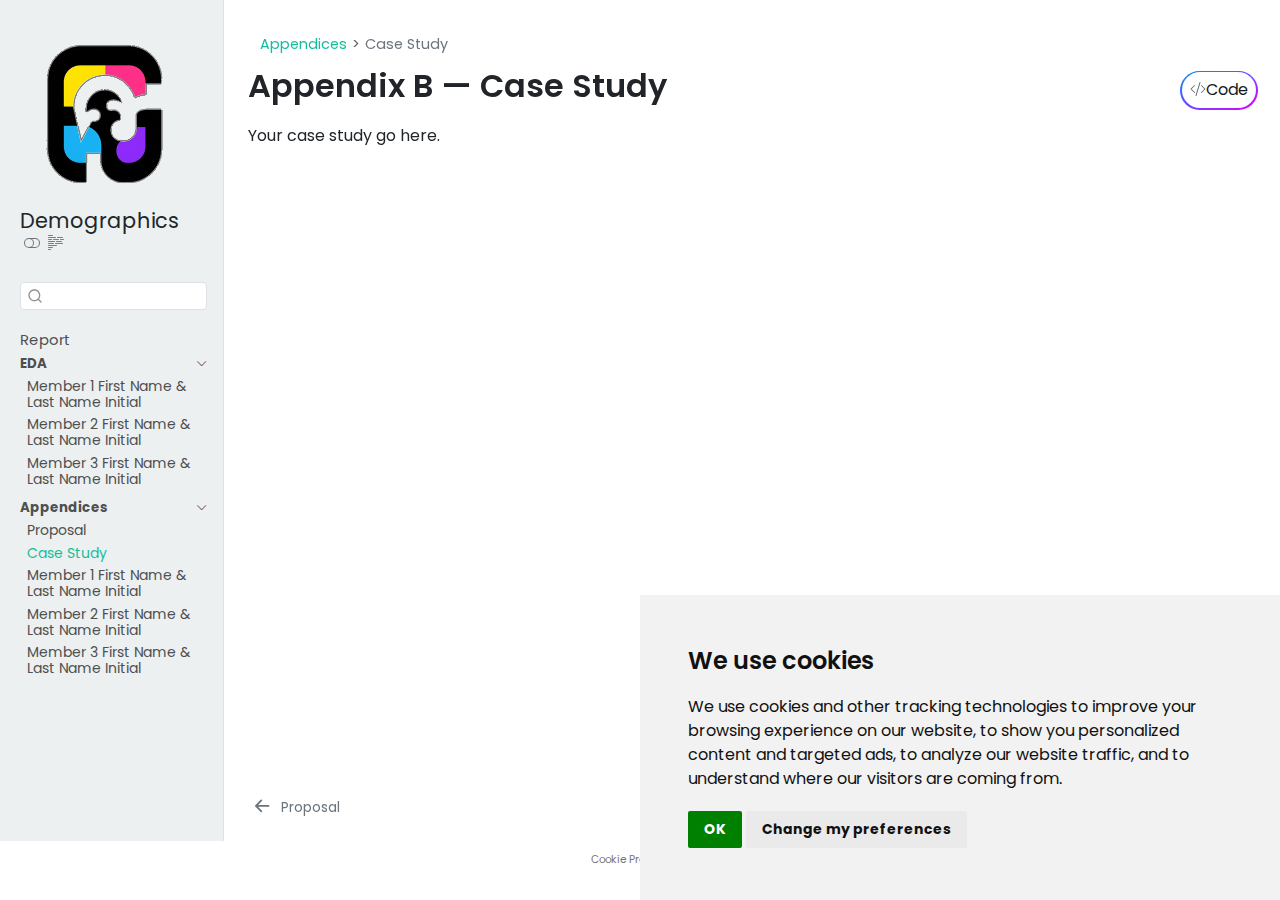
<file: appx/case-study.html>
<!DOCTYPE html>
<html xmlns="http://www.w3.org/1999/xhtml" lang="en" xml:lang="en"><head>

<meta charset="utf-8">
<meta name="generator" content="quarto-1.8.25">

<meta name="viewport" content="width=device-width, initial-scale=1.0, user-scalable=yes">


<title>Appendix B — Case Study – Breaking Down Demographics</title>
<style>
code{white-space: pre-wrap;}
span.smallcaps{font-variant: small-caps;}
div.columns{display: flex; gap: min(4vw, 1.5em);}
div.column{flex: auto; overflow-x: auto;}
div.hanging-indent{margin-left: 1.5em; text-indent: -1.5em;}
ul.task-list{list-style: none;}
ul.task-list li input[type="checkbox"] {
  width: 0.8em;
  margin: 0 0.8em 0.2em -1em; /* quarto-specific, see https://github.com/quarto-dev/quarto-cli/issues/4556 */ 
  vertical-align: middle;
}
/* CSS for syntax highlighting */
html { -webkit-text-size-adjust: 100%; }
pre > code.sourceCode { white-space: pre; position: relative; }
pre > code.sourceCode > span { display: inline-block; line-height: 1.25; }
pre > code.sourceCode > span:empty { height: 1.2em; }
.sourceCode { overflow: visible; }
code.sourceCode > span { color: inherit; text-decoration: inherit; }
div.sourceCode { margin: 1em 0; }
pre.sourceCode { margin: 0; }
@media screen {
div.sourceCode { overflow: auto; }
}
@media print {
pre > code.sourceCode { white-space: pre-wrap; }
pre > code.sourceCode > span { text-indent: -5em; padding-left: 5em; }
}
pre.numberSource code
  { counter-reset: source-line 0; }
pre.numberSource code > span
  { position: relative; left: -4em; counter-increment: source-line; }
pre.numberSource code > span > a:first-child::before
  { content: counter(source-line);
    position: relative; left: -1em; text-align: right; vertical-align: baseline;
    border: none; display: inline-block;
    -webkit-touch-callout: none; -webkit-user-select: none;
    -khtml-user-select: none; -moz-user-select: none;
    -ms-user-select: none; user-select: none;
    padding: 0 4px; width: 4em;
  }
pre.numberSource { margin-left: 3em;  padding-left: 4px; }
div.sourceCode
  {   }
@media screen {
pre > code.sourceCode > span > a:first-child::before { text-decoration: underline; }
}
</style>


<script src="../site_libs/quarto-nav/quarto-nav.js"></script>
<script src="../site_libs/clipboard/clipboard.min.js"></script>
<script src="../site_libs/quarto-search/autocomplete.umd.js"></script>
<script src="../site_libs/quarto-search/fuse.min.js"></script>
<script src="../site_libs/quarto-search/quarto-search.js"></script>
<meta name="quarto:offset" content="../">
<link href="../wa/wa-member1.html" rel="next">
<link href="../appx/proposal.html" rel="prev">
<script src="../site_libs/cookie-consent/cookie-consent.js"></script>
<link href="../site_libs/cookie-consent/cookie-consent.css" rel="stylesheet">
<script src="../site_libs/quarto-html/quarto.js" type="module"></script>
<script src="../site_libs/quarto-html/tabsets/tabsets.js" type="module"></script>
<script src="../site_libs/quarto-html/axe/axe-check.js" type="module"></script>
<script src="../site_libs/quarto-html/popper.min.js"></script>
<script src="../site_libs/quarto-html/tippy.umd.min.js"></script>
<script src="../site_libs/quarto-html/anchor.min.js"></script>
<link href="../site_libs/quarto-html/tippy.css" rel="stylesheet">
<link href="../site_libs/quarto-html/quarto-syntax-highlighting-7b89279ff1a6dce999919e0e67d4d9ec.css" rel="stylesheet" class="quarto-color-scheme" id="quarto-text-highlighting-styles">
<link href="../site_libs/quarto-html/quarto-syntax-highlighting-dark-707d8167ce6003fca903bfe2be84ab7f.css" rel="stylesheet" class="quarto-color-scheme quarto-color-alternate" id="quarto-text-highlighting-styles">
<link href="../site_libs/quarto-html/quarto-syntax-highlighting-7b89279ff1a6dce999919e0e67d4d9ec.css" rel="stylesheet" class="quarto-color-scheme-extra" id="quarto-text-highlighting-styles">
<script src="../site_libs/bootstrap/bootstrap.min.js"></script>
<link href="../site_libs/bootstrap/bootstrap-icons.css" rel="stylesheet">
<link href="../site_libs/bootstrap/bootstrap-9b1847abd3ec06048644e6b60dd9ba1a.min.css" rel="stylesheet" append-hash="true" class="quarto-color-scheme" id="quarto-bootstrap" data-mode="light">
<link href="../site_libs/bootstrap/bootstrap-dark-ce42c4983bbcb54e3cad6d12d9547ed8.min.css" rel="stylesheet" append-hash="true" class="quarto-color-scheme quarto-color-alternate" id="quarto-bootstrap" data-mode="dark">
<link href="../site_libs/bootstrap/bootstrap-9b1847abd3ec06048644e6b60dd9ba1a.min.css" rel="stylesheet" append-hash="true" class="quarto-color-scheme-extra" id="quarto-bootstrap" data-mode="light">
<script id="quarto-search-options" type="application/json">{
  "location": "sidebar",
  "copy-button": false,
  "collapse-after": 3,
  "panel-placement": "start",
  "type": "textbox",
  "limit": 50,
  "keyboard-shortcut": [
    "f",
    "/",
    "s"
  ],
  "show-item-context": false,
  "language": {
    "search-no-results-text": "No results",
    "search-matching-documents-text": "matching documents",
    "search-copy-link-title": "Copy link to search",
    "search-hide-matches-text": "Hide additional matches",
    "search-more-match-text": "more match in this document",
    "search-more-matches-text": "more matches in this document",
    "search-clear-button-title": "Clear",
    "search-text-placeholder": "",
    "search-detached-cancel-button-title": "Cancel",
    "search-submit-button-title": "Submit",
    "search-label": "Search"
  }
}</script>

<script type="text/javascript" charset="UTF-8">
document.addEventListener('DOMContentLoaded', function () {
cookieconsent.run({
  "notice_banner_type":"simple",
  "consent_type":"implied",
  "palette":"light",
  "language":"en",
  "page_load_consent_levels":["strictly-necessary","functionality","tracking","targeting"],
  "notice_banner_reject_button_hide":false,
  "preferences_center_close_button_hide":false,
  "website_name":""
  ,
"language":"en"
  });
});
</script> 
  
<style>html{ scroll-behavior: smooth; }</style>


<link rel="stylesheet" href="../style/custom.css">
</head>

<body class="nav-sidebar docked quarto-light"><script id="quarto-html-before-body" type="application/javascript">
    const toggleBodyColorMode = (bsSheetEl) => {
      const mode = bsSheetEl.getAttribute("data-mode");
      const bodyEl = window.document.querySelector("body");
      if (mode === "dark") {
        bodyEl.classList.add("quarto-dark");
        bodyEl.classList.remove("quarto-light");
      } else {
        bodyEl.classList.add("quarto-light");
        bodyEl.classList.remove("quarto-dark");
      }
    }
    const toggleBodyColorPrimary = () => {
      const bsSheetEl = window.document.querySelector("link#quarto-bootstrap:not([rel=disabled-stylesheet])");
      if (bsSheetEl) {
        toggleBodyColorMode(bsSheetEl);
      }
    }
    const setColorSchemeToggle = (alternate) => {
      const toggles = window.document.querySelectorAll('.quarto-color-scheme-toggle');
      for (let i=0; i < toggles.length; i++) {
        const toggle = toggles[i];
        if (toggle) {
          if (alternate) {
            toggle.classList.add("alternate");
          } else {
            toggle.classList.remove("alternate");
          }
        }
      }
    };
    const toggleColorMode = (alternate) => {
      // Switch the stylesheets
      const primaryStylesheets = window.document.querySelectorAll('link.quarto-color-scheme:not(.quarto-color-alternate)');
      const alternateStylesheets = window.document.querySelectorAll('link.quarto-color-scheme.quarto-color-alternate');
      manageTransitions('#quarto-margin-sidebar .nav-link', false);
      if (alternate) {
        // note: dark is layered on light, we don't disable primary!
        enableStylesheet(alternateStylesheets);
        for (const sheetNode of alternateStylesheets) {
          if (sheetNode.id === "quarto-bootstrap") {
            toggleBodyColorMode(sheetNode);
          }
        }
      } else {
        disableStylesheet(alternateStylesheets);
        enableStylesheet(primaryStylesheets)
        toggleBodyColorPrimary();
      }
      manageTransitions('#quarto-margin-sidebar .nav-link', true);
      // Switch the toggles
      setColorSchemeToggle(alternate)
      // Hack to workaround the fact that safari doesn't
      // properly recolor the scrollbar when toggling (#1455)
      if (navigator.userAgent.indexOf('Safari') > 0 && navigator.userAgent.indexOf('Chrome') == -1) {
        manageTransitions("body", false);
        window.scrollTo(0, 1);
        setTimeout(() => {
          window.scrollTo(0, 0);
          manageTransitions("body", true);
        }, 40);
      }
    }
    const disableStylesheet = (stylesheets) => {
      for (let i=0; i < stylesheets.length; i++) {
        const stylesheet = stylesheets[i];
        stylesheet.rel = 'disabled-stylesheet';
      }
    }
    const enableStylesheet = (stylesheets) => {
      for (let i=0; i < stylesheets.length; i++) {
        const stylesheet = stylesheets[i];
        if(stylesheet.rel !== 'stylesheet') { // for Chrome, which will still FOUC without this check
          stylesheet.rel = 'stylesheet';
        }
      }
    }
    const manageTransitions = (selector, allowTransitions) => {
      const els = window.document.querySelectorAll(selector);
      for (let i=0; i < els.length; i++) {
        const el = els[i];
        if (allowTransitions) {
          el.classList.remove('notransition');
        } else {
          el.classList.add('notransition');
        }
      }
    }
    const isFileUrl = () => {
      return window.location.protocol === 'file:';
    }
    const hasAlternateSentinel = () => {
      let styleSentinel = getColorSchemeSentinel();
      if (styleSentinel !== null) {
        return styleSentinel === "alternate";
      } else {
        return false;
      }
    }
    const setStyleSentinel = (alternate) => {
      const value = alternate ? "alternate" : "default";
      if (!isFileUrl()) {
        window.localStorage.setItem("quarto-color-scheme", value);
      } else {
        localAlternateSentinel = value;
      }
    }
    const getColorSchemeSentinel = () => {
      if (!isFileUrl()) {
        const storageValue = window.localStorage.getItem("quarto-color-scheme");
        return storageValue != null ? storageValue : localAlternateSentinel;
      } else {
        return localAlternateSentinel;
      }
    }
    const toggleGiscusIfUsed = (isAlternate, darkModeDefault) => {
      const baseTheme = document.querySelector('#giscus-base-theme')?.value ?? 'light';
      const alternateTheme = document.querySelector('#giscus-alt-theme')?.value ?? 'dark';
      let newTheme = '';
      if(authorPrefersDark) {
        newTheme = isAlternate ? baseTheme : alternateTheme;
      } else {
        newTheme = isAlternate ? alternateTheme : baseTheme;
      }
      const changeGiscusTheme = () => {
        // From: https://github.com/giscus/giscus/issues/336
        const sendMessage = (message) => {
          const iframe = document.querySelector('iframe.giscus-frame');
          if (!iframe) return;
          iframe.contentWindow.postMessage({ giscus: message }, 'https://giscus.app');
        }
        sendMessage({
          setConfig: {
            theme: newTheme
          }
        });
      }
      const isGiscussLoaded = window.document.querySelector('iframe.giscus-frame') !== null;
      if (isGiscussLoaded) {
        changeGiscusTheme();
      }
    };
    const authorPrefersDark = false;
    const darkModeDefault = authorPrefersDark;
      document.querySelector('link#quarto-text-highlighting-styles.quarto-color-scheme-extra').rel = 'disabled-stylesheet';
      document.querySelector('link#quarto-bootstrap.quarto-color-scheme-extra').rel = 'disabled-stylesheet';
    let localAlternateSentinel = darkModeDefault ? 'alternate' : 'default';
    // Dark / light mode switch
    window.quartoToggleColorScheme = () => {
      // Read the current dark / light value
      let toAlternate = !hasAlternateSentinel();
      toggleColorMode(toAlternate);
      setStyleSentinel(toAlternate);
      toggleGiscusIfUsed(toAlternate, darkModeDefault);
      window.dispatchEvent(new Event('resize'));
    };
    // Switch to dark mode if need be
    if (hasAlternateSentinel()) {
      toggleColorMode(true);
    } else {
      toggleColorMode(false);
    }
  </script>

<div id="quarto-search-results"></div>
  <header id="quarto-header" class="headroom fixed-top">
  <nav class="quarto-secondary-nav">
    <div class="container-fluid d-flex">
      <button type="button" class="quarto-btn-toggle btn" data-bs-toggle="collapse" role="button" data-bs-target=".quarto-sidebar-collapse-item" aria-controls="quarto-sidebar" aria-expanded="false" aria-label="Toggle sidebar navigation" onclick="if (window.quartoToggleHeadroom) { window.quartoToggleHeadroom(); }">
        <i class="bi bi-layout-text-sidebar-reverse"></i>
      </button>
        <nav class="quarto-page-breadcrumbs" aria-label="breadcrumb"><ol class="breadcrumb"><li class="breadcrumb-item"><a href="../appx/proposal.html">Appendices</a></li><li class="breadcrumb-item"><a href="../appx/case-study.html"><span class="chapter-title">Case Study</span></a></li></ol></nav>
        <a class="flex-grow-1" role="navigation" data-bs-toggle="collapse" data-bs-target=".quarto-sidebar-collapse-item" aria-controls="quarto-sidebar" aria-expanded="false" aria-label="Toggle sidebar navigation" onclick="if (window.quartoToggleHeadroom) { window.quartoToggleHeadroom(); }">      
        </a>
      <button type="button" class="btn quarto-search-button" aria-label="Search" onclick="window.quartoOpenSearch();">
        <i class="bi bi-search"></i>
      </button>
    </div>
  </nav>
</header>
<!-- content -->
<div id="quarto-content" class="quarto-container page-columns page-rows-contents page-layout-full">
<!-- sidebar -->
  <nav id="quarto-sidebar" class="sidebar collapse collapse-horizontal quarto-sidebar-collapse-item sidebar-navigation docked overflow-auto">
    <div class="pt-lg-2 mt-2 text-left sidebar-header sidebar-header-stacked">
      <a href="../index.html" class="sidebar-logo-link">
      <img src="../assets/sidebar-logo.png" alt="Random negative space illustration" class="sidebar-logo light-content py-0 d-lg-inline d-none">
      <img src="../assets/sidebar-logo.png" alt="Random negative space illustration" class="sidebar-logo dark-content py-0 d-lg-inline d-none">
      </a>
    <div class="sidebar-title mb-0 py-0">
      <a href="../">Demographics</a> 
        <div class="sidebar-tools-main">
  <a href="" class="quarto-color-scheme-toggle quarto-navigation-tool  px-1" onclick="window.quartoToggleColorScheme(); return false;" title="Toggle dark mode"><i class="bi"></i></a>
  <a href="" class="quarto-reader-toggle quarto-navigation-tool px-1" onclick="window.quartoToggleReader(); return false;" title="Toggle reader mode">
  <div class="quarto-reader-toggle-btn">
  <i class="bi"></i>
  </div>
</a>
</div>
    </div>
      </div>
        <div class="mt-2 flex-shrink-0 align-items-center">
        <div class="sidebar-search">
        <div id="quarto-search" class="" title="Search"></div>
        </div>
        </div>
    <div class="sidebar-menu-container"> 
    <ul class="list-unstyled mt-1">
        <li class="sidebar-item">
  <div class="sidebar-item-container"> 
  <a href="../index.html" class="sidebar-item-text sidebar-link"><span class="chapter-title">Report</span></a>
  </div>
</li>
        <li class="sidebar-item sidebar-item-section">
      <div class="sidebar-item-container"> 
            <a class="sidebar-item-text sidebar-link text-start" data-bs-toggle="collapse" data-bs-target="#quarto-sidebar-section-1" role="navigation" aria-expanded="true">
 <span class="menu-text">EDA</span></a>
          <a class="sidebar-item-toggle text-start" data-bs-toggle="collapse" data-bs-target="#quarto-sidebar-section-1" role="navigation" aria-expanded="true" aria-label="Toggle section">
            <i class="bi bi-chevron-right ms-2"></i>
          </a> 
      </div>
      <ul id="quarto-sidebar-section-1" class="collapse list-unstyled sidebar-section depth1 show">  
          <li class="sidebar-item">
  <div class="sidebar-item-container"> 
  <a href="../eda/eda-member1.html" class="sidebar-item-text sidebar-link"><span class="chapter-title">Member 1 First Name &amp; Last Name Initial</span></a>
  </div>
</li>
          <li class="sidebar-item">
  <div class="sidebar-item-container"> 
  <a href="../eda/eda-member2.html" class="sidebar-item-text sidebar-link"><span class="chapter-title">Member 2 First Name &amp; Last Name Initial</span></a>
  </div>
</li>
          <li class="sidebar-item">
  <div class="sidebar-item-container"> 
  <a href="../eda/eda-member3.html" class="sidebar-item-text sidebar-link"><span class="chapter-title">Member 3 First Name &amp; Last Name Initial</span></a>
  </div>
</li>
      </ul>
  </li>
        <li class="sidebar-item sidebar-item-section">
      <div class="sidebar-item-container"> 
            <a class="sidebar-item-text sidebar-link text-start" data-bs-toggle="collapse" data-bs-target="#quarto-sidebar-section-2" role="navigation" aria-expanded="true">
 <span class="menu-text">Appendices</span></a>
          <a class="sidebar-item-toggle text-start" data-bs-toggle="collapse" data-bs-target="#quarto-sidebar-section-2" role="navigation" aria-expanded="true" aria-label="Toggle section">
            <i class="bi bi-chevron-right ms-2"></i>
          </a> 
      </div>
      <ul id="quarto-sidebar-section-2" class="collapse list-unstyled sidebar-section depth1 show">  
          <li class="sidebar-item">
  <div class="sidebar-item-container"> 
  <a href="../appx/proposal.html" class="sidebar-item-text sidebar-link"><span class="chapter-title">Proposal</span></a>
  </div>
</li>
          <li class="sidebar-item">
  <div class="sidebar-item-container"> 
  <a href="../appx/case-study.html" class="sidebar-item-text sidebar-link active"><span class="chapter-title">Case Study</span></a>
  </div>
</li>
          <li class="sidebar-item">
  <div class="sidebar-item-container"> 
  <a href="../wa/wa-member1.html" class="sidebar-item-text sidebar-link"><span class="chapter-title">Member 1 First Name &amp; Last Name Initial</span></a>
  </div>
</li>
          <li class="sidebar-item">
  <div class="sidebar-item-container"> 
  <a href="../wa/wa-member2.html" class="sidebar-item-text sidebar-link"><span class="chapter-title">Member 2 First Name &amp; Last Name Initial</span></a>
  </div>
</li>
          <li class="sidebar-item">
  <div class="sidebar-item-container"> 
  <a href="../wa/wa-member3.html" class="sidebar-item-text sidebar-link"><span class="chapter-title">Member 3 First Name &amp; Last Name Initial</span></a>
  </div>
</li>
      </ul>
  </li>
    </ul>
    </div>
</nav>
<div id="quarto-sidebar-glass" class="quarto-sidebar-collapse-item" data-bs-toggle="collapse" data-bs-target=".quarto-sidebar-collapse-item"></div>
<!-- margin-sidebar -->
    <div id="quarto-margin-sidebar" class="sidebar margin-sidebar zindex-bottom">
        
    </div>
<!-- main -->
<main class="content column-page-right" id="quarto-document-content">


<header id="title-block-header" class="quarto-title-block default"><nav class="quarto-page-breadcrumbs quarto-title-breadcrumbs d-none d-lg-block" aria-label="breadcrumb"><ol class="breadcrumb"><li class="breadcrumb-item"><a href="../appx/proposal.html">Appendices</a></li><li class="breadcrumb-item"><a href="../appx/case-study.html"><span class="chapter-title">Case Study</span></a></li></ol></nav>
<div class="quarto-title">
<div class="quarto-title-block"><div><h1 class="title">Appendix B — Case Study</h1><button type="button" class="btn code-tools-button" id="quarto-code-tools-source"><i class="bi"></i> Code</button></div></div>
</div>



<div class="quarto-title-meta column-page-right">

    
  
    
  </div>
  


</header>


<p>Your case study go here.</p>


<!-- -->


</main> <!-- /main -->
<script id="quarto-html-after-body" type="application/javascript">
  window.document.addEventListener("DOMContentLoaded", function (event) {
    // Ensure there is a toggle, if there isn't float one in the top right
    if (window.document.querySelector('.quarto-color-scheme-toggle') === null) {
      const a = window.document.createElement('a');
      a.classList.add('top-right');
      a.classList.add('quarto-color-scheme-toggle');
      a.href = "";
      a.onclick = function() { try { window.quartoToggleColorScheme(); } catch {} return false; };
      const i = window.document.createElement("i");
      i.classList.add('bi');
      a.appendChild(i);
      window.document.body.appendChild(a);
    }
    setColorSchemeToggle(hasAlternateSentinel())
    const icon = "";
    const anchorJS = new window.AnchorJS();
    anchorJS.options = {
      placement: 'right',
      icon: icon
    };
    anchorJS.add('.anchored');
    const isCodeAnnotation = (el) => {
      for (const clz of el.classList) {
        if (clz.startsWith('code-annotation-')) {                     
          return true;
        }
      }
      return false;
    }
    const onCopySuccess = function(e) {
      // button target
      const button = e.trigger;
      // don't keep focus
      button.blur();
      // flash "checked"
      button.classList.add('code-copy-button-checked');
      var currentTitle = button.getAttribute("title");
      button.setAttribute("title", "Copied!");
      let tooltip;
      if (window.bootstrap) {
        button.setAttribute("data-bs-toggle", "tooltip");
        button.setAttribute("data-bs-placement", "left");
        button.setAttribute("data-bs-title", "Copied!");
        tooltip = new bootstrap.Tooltip(button, 
          { trigger: "manual", 
            customClass: "code-copy-button-tooltip",
            offset: [0, -8]});
        tooltip.show();    
      }
      setTimeout(function() {
        if (tooltip) {
          tooltip.hide();
          button.removeAttribute("data-bs-title");
          button.removeAttribute("data-bs-toggle");
          button.removeAttribute("data-bs-placement");
        }
        button.setAttribute("title", currentTitle);
        button.classList.remove('code-copy-button-checked');
      }, 1000);
      // clear code selection
      e.clearSelection();
    }
    const getTextToCopy = function(trigger) {
      const outerScaffold = trigger.parentElement.cloneNode(true);
      const codeEl = outerScaffold.querySelector('code');
      for (const childEl of codeEl.children) {
        if (isCodeAnnotation(childEl)) {
          childEl.remove();
        }
      }
      return codeEl.innerText;
    }
    const clipboard = new window.ClipboardJS('.code-copy-button:not([data-in-quarto-modal])', {
      text: getTextToCopy
    });
    clipboard.on('success', onCopySuccess);
    if (window.document.getElementById('quarto-embedded-source-code-modal')) {
      const clipboardModal = new window.ClipboardJS('.code-copy-button[data-in-quarto-modal]', {
        text: getTextToCopy,
        container: window.document.getElementById('quarto-embedded-source-code-modal')
      });
      clipboardModal.on('success', onCopySuccess);
    }
    const viewSource = window.document.getElementById('quarto-view-source') ||
                       window.document.getElementById('quarto-code-tools-source');
    if (viewSource) {
      const sourceUrl = viewSource.getAttribute("data-quarto-source-url");
      viewSource.addEventListener("click", function(e) {
        if (sourceUrl) {
          // rstudio viewer pane
          if (/\bcapabilities=\b/.test(window.location)) {
            window.open(sourceUrl);
          } else {
            window.location.href = sourceUrl;
          }
        } else {
          const modal = new bootstrap.Modal(document.getElementById('quarto-embedded-source-code-modal'));
          modal.show();
        }
        return false;
      });
    }
    function toggleCodeHandler(show) {
      return function(e) {
        const detailsSrc = window.document.querySelectorAll(".cell > details > .sourceCode");
        for (let i=0; i<detailsSrc.length; i++) {
          const details = detailsSrc[i].parentElement;
          if (show) {
            details.open = true;
          } else {
            details.removeAttribute("open");
          }
        }
        const cellCodeDivs = window.document.querySelectorAll(".cell > .sourceCode");
        const fromCls = show ? "hidden" : "unhidden";
        const toCls = show ? "unhidden" : "hidden";
        for (let i=0; i<cellCodeDivs.length; i++) {
          const codeDiv = cellCodeDivs[i];
          if (codeDiv.classList.contains(fromCls)) {
            codeDiv.classList.remove(fromCls);
            codeDiv.classList.add(toCls);
          } 
        }
        return false;
      }
    }
    const hideAllCode = window.document.getElementById("quarto-hide-all-code");
    if (hideAllCode) {
      hideAllCode.addEventListener("click", toggleCodeHandler(false));
    }
    const showAllCode = window.document.getElementById("quarto-show-all-code");
    if (showAllCode) {
      showAllCode.addEventListener("click", toggleCodeHandler(true));
    }
      var localhostRegex = new RegExp(/^(?:http|https):\/\/localhost\:?[0-9]*\//);
      var mailtoRegex = new RegExp(/^mailto:/);
        var filterRegex = new RegExp('/' + window.location.host + '/');
      var isInternal = (href) => {
          return filterRegex.test(href) || localhostRegex.test(href) || mailtoRegex.test(href);
      }
      // Inspect non-navigation links and adorn them if external
     var links = window.document.querySelectorAll('a[href]:not(.nav-link):not(.navbar-brand):not(.toc-action):not(.sidebar-link):not(.sidebar-item-toggle):not(.pagination-link):not(.no-external):not([aria-hidden]):not(.dropdown-item):not(.quarto-navigation-tool):not(.about-link)');
      for (var i=0; i<links.length; i++) {
        const link = links[i];
        if (!isInternal(link.href)) {
          // undo the damage that might have been done by quarto-nav.js in the case of
          // links that we want to consider external
          if (link.dataset.originalHref !== undefined) {
            link.href = link.dataset.originalHref;
          }
            // target, if specified
            link.setAttribute("target", "_blank");
            if (link.getAttribute("rel") === null) {
              link.setAttribute("rel", "noopener");
            }
        }
      }
    function tippyHover(el, contentFn, onTriggerFn, onUntriggerFn) {
      const config = {
        allowHTML: true,
        maxWidth: 500,
        delay: 100,
        arrow: false,
        appendTo: function(el) {
            return el.parentElement;
        },
        interactive: true,
        interactiveBorder: 10,
        theme: 'quarto',
        placement: 'bottom-start',
      };
      if (contentFn) {
        config.content = contentFn;
      }
      if (onTriggerFn) {
        config.onTrigger = onTriggerFn;
      }
      if (onUntriggerFn) {
        config.onUntrigger = onUntriggerFn;
      }
      window.tippy(el, config); 
    }
    const noterefs = window.document.querySelectorAll('a[role="doc-noteref"]');
    for (var i=0; i<noterefs.length; i++) {
      const ref = noterefs[i];
      tippyHover(ref, function() {
        // use id or data attribute instead here
        let href = ref.getAttribute('data-footnote-href') || ref.getAttribute('href');
        try { href = new URL(href).hash; } catch {}
        const id = href.replace(/^#\/?/, "");
        const note = window.document.getElementById(id);
        if (note) {
          return note.innerHTML;
        } else {
          return "";
        }
      });
    }
    const xrefs = window.document.querySelectorAll('a.quarto-xref');
    const processXRef = (id, note) => {
      // Strip column container classes
      const stripColumnClz = (el) => {
        el.classList.remove("page-full", "page-columns");
        if (el.children) {
          for (const child of el.children) {
            stripColumnClz(child);
          }
        }
      }
      stripColumnClz(note)
      if (id === null || id.startsWith('sec-')) {
        // Special case sections, only their first couple elements
        const container = document.createElement("div");
        if (note.children && note.children.length > 2) {
          container.appendChild(note.children[0].cloneNode(true));
          for (let i = 1; i < note.children.length; i++) {
            const child = note.children[i];
            if (child.tagName === "P" && child.innerText === "") {
              continue;
            } else {
              container.appendChild(child.cloneNode(true));
              break;
            }
          }
          if (window.Quarto?.typesetMath) {
            window.Quarto.typesetMath(container);
          }
          return container.innerHTML
        } else {
          if (window.Quarto?.typesetMath) {
            window.Quarto.typesetMath(note);
          }
          return note.innerHTML;
        }
      } else {
        // Remove any anchor links if they are present
        const anchorLink = note.querySelector('a.anchorjs-link');
        if (anchorLink) {
          anchorLink.remove();
        }
        if (window.Quarto?.typesetMath) {
          window.Quarto.typesetMath(note);
        }
        if (note.classList.contains("callout")) {
          return note.outerHTML;
        } else {
          return note.innerHTML;
        }
      }
    }
    for (var i=0; i<xrefs.length; i++) {
      const xref = xrefs[i];
      tippyHover(xref, undefined, function(instance) {
        instance.disable();
        let url = xref.getAttribute('href');
        let hash = undefined; 
        if (url.startsWith('#')) {
          hash = url;
        } else {
          try { hash = new URL(url).hash; } catch {}
        }
        if (hash) {
          const id = hash.replace(/^#\/?/, "");
          const note = window.document.getElementById(id);
          if (note !== null) {
            try {
              const html = processXRef(id, note.cloneNode(true));
              instance.setContent(html);
            } finally {
              instance.enable();
              instance.show();
            }
          } else {
            // See if we can fetch this
            fetch(url.split('#')[0])
            .then(res => res.text())
            .then(html => {
              const parser = new DOMParser();
              const htmlDoc = parser.parseFromString(html, "text/html");
              const note = htmlDoc.getElementById(id);
              if (note !== null) {
                const html = processXRef(id, note);
                instance.setContent(html);
              } 
            }).finally(() => {
              instance.enable();
              instance.show();
            });
          }
        } else {
          // See if we can fetch a full url (with no hash to target)
          // This is a special case and we should probably do some content thinning / targeting
          fetch(url)
          .then(res => res.text())
          .then(html => {
            const parser = new DOMParser();
            const htmlDoc = parser.parseFromString(html, "text/html");
            const note = htmlDoc.querySelector('main.content');
            if (note !== null) {
              // This should only happen for chapter cross references
              // (since there is no id in the URL)
              // remove the first header
              if (note.children.length > 0 && note.children[0].tagName === "HEADER") {
                note.children[0].remove();
              }
              const html = processXRef(null, note);
              instance.setContent(html);
            } 
          }).finally(() => {
            instance.enable();
            instance.show();
          });
        }
      }, function(instance) {
      });
    }
        let selectedAnnoteEl;
        const selectorForAnnotation = ( cell, annotation) => {
          let cellAttr = 'data-code-cell="' + cell + '"';
          let lineAttr = 'data-code-annotation="' +  annotation + '"';
          const selector = 'span[' + cellAttr + '][' + lineAttr + ']';
          return selector;
        }
        const selectCodeLines = (annoteEl) => {
          const doc = window.document;
          const targetCell = annoteEl.getAttribute("data-target-cell");
          const targetAnnotation = annoteEl.getAttribute("data-target-annotation");
          const annoteSpan = window.document.querySelector(selectorForAnnotation(targetCell, targetAnnotation));
          const lines = annoteSpan.getAttribute("data-code-lines").split(",");
          const lineIds = lines.map((line) => {
            return targetCell + "-" + line;
          })
          let top = null;
          let height = null;
          let parent = null;
          if (lineIds.length > 0) {
              //compute the position of the single el (top and bottom and make a div)
              const el = window.document.getElementById(lineIds[0]);
              top = el.offsetTop;
              height = el.offsetHeight;
              parent = el.parentElement.parentElement;
            if (lineIds.length > 1) {
              const lastEl = window.document.getElementById(lineIds[lineIds.length - 1]);
              const bottom = lastEl.offsetTop + lastEl.offsetHeight;
              height = bottom - top;
            }
            if (top !== null && height !== null && parent !== null) {
              // cook up a div (if necessary) and position it 
              let div = window.document.getElementById("code-annotation-line-highlight");
              if (div === null) {
                div = window.document.createElement("div");
                div.setAttribute("id", "code-annotation-line-highlight");
                div.style.position = 'absolute';
                parent.appendChild(div);
              }
              div.style.top = top - 2 + "px";
              div.style.height = height + 4 + "px";
              div.style.left = 0;
              let gutterDiv = window.document.getElementById("code-annotation-line-highlight-gutter");
              if (gutterDiv === null) {
                gutterDiv = window.document.createElement("div");
                gutterDiv.setAttribute("id", "code-annotation-line-highlight-gutter");
                gutterDiv.style.position = 'absolute';
                const codeCell = window.document.getElementById(targetCell);
                const gutter = codeCell.querySelector('.code-annotation-gutter');
                gutter.appendChild(gutterDiv);
              }
              gutterDiv.style.top = top - 2 + "px";
              gutterDiv.style.height = height + 4 + "px";
            }
            selectedAnnoteEl = annoteEl;
          }
        };
        const unselectCodeLines = () => {
          const elementsIds = ["code-annotation-line-highlight", "code-annotation-line-highlight-gutter"];
          elementsIds.forEach((elId) => {
            const div = window.document.getElementById(elId);
            if (div) {
              div.remove();
            }
          });
          selectedAnnoteEl = undefined;
        };
          // Handle positioning of the toggle
      window.addEventListener(
        "resize",
        throttle(() => {
          elRect = undefined;
          if (selectedAnnoteEl) {
            selectCodeLines(selectedAnnoteEl);
          }
        }, 10)
      );
      function throttle(fn, ms) {
      let throttle = false;
      let timer;
        return (...args) => {
          if(!throttle) { // first call gets through
              fn.apply(this, args);
              throttle = true;
          } else { // all the others get throttled
              if(timer) clearTimeout(timer); // cancel #2
              timer = setTimeout(() => {
                fn.apply(this, args);
                timer = throttle = false;
              }, ms);
          }
        };
      }
        // Attach click handler to the DT
        const annoteDls = window.document.querySelectorAll('dt[data-target-cell]');
        for (const annoteDlNode of annoteDls) {
          annoteDlNode.addEventListener('click', (event) => {
            const clickedEl = event.target;
            if (clickedEl !== selectedAnnoteEl) {
              unselectCodeLines();
              const activeEl = window.document.querySelector('dt[data-target-cell].code-annotation-active');
              if (activeEl) {
                activeEl.classList.remove('code-annotation-active');
              }
              selectCodeLines(clickedEl);
              clickedEl.classList.add('code-annotation-active');
            } else {
              // Unselect the line
              unselectCodeLines();
              clickedEl.classList.remove('code-annotation-active');
            }
          });
        }
    const findCites = (el) => {
      const parentEl = el.parentElement;
      if (parentEl) {
        const cites = parentEl.dataset.cites;
        if (cites) {
          return {
            el,
            cites: cites.split(' ')
          };
        } else {
          return findCites(el.parentElement)
        }
      } else {
        return undefined;
      }
    };
    var bibliorefs = window.document.querySelectorAll('a[role="doc-biblioref"]');
    for (var i=0; i<bibliorefs.length; i++) {
      const ref = bibliorefs[i];
      const citeInfo = findCites(ref);
      if (citeInfo) {
        tippyHover(citeInfo.el, function() {
          var popup = window.document.createElement('div');
          citeInfo.cites.forEach(function(cite) {
            var citeDiv = window.document.createElement('div');
            citeDiv.classList.add('hanging-indent');
            citeDiv.classList.add('csl-entry');
            var biblioDiv = window.document.getElementById('ref-' + cite);
            if (biblioDiv) {
              citeDiv.innerHTML = biblioDiv.innerHTML;
            }
            popup.appendChild(citeDiv);
          });
          return popup.innerHTML;
        });
      }
    }
  });
  </script>
<nav class="page-navigation column-page-right">
  <div class="nav-page nav-page-previous">
      <a href="../appx/proposal.html" class="pagination-link" aria-label="Proposal">
        <i class="bi bi-arrow-left-short"></i> <span class="nav-page-text"><span class="chapter-title">Proposal</span></span>
      </a>          
  </div>
  <div class="nav-page nav-page-next">
      <a href="../wa/wa-member1.html" class="pagination-link" aria-label="Member 1 First Name &amp; Last Name Initial">
        <span class="nav-page-text"><span class="chapter-title">Member 1 First Name &amp; Last Name Initial</span></span> <i class="bi bi-arrow-right-short"></i>
      </a>
  </div>
</nav><div class="modal fade" id="quarto-embedded-source-code-modal" tabindex="-1" aria-labelledby="quarto-embedded-source-code-modal-label" aria-hidden="true"><div class="modal-dialog modal-dialog-scrollable"><div class="modal-content"><div class="modal-header"><h5 class="modal-title" id="quarto-embedded-source-code-modal-label">Source Code</h5><button class="btn-close" data-bs-dismiss="modal"></button></div><div class="modal-body"><div class="">
<div class="code-copy-outer-scaffold"><div class="sourceCode" id="cb1" data-shortcodes="false"><pre class="sourceCode numberSource markdown number-lines code-with-copy"><code class="sourceCode markdown"><span id="cb1-1"><a href="#cb1-1"></a><span class="co">---</span></span>
<span id="cb1-2"><a href="#cb1-2"></a><span class="an">title:</span><span class="co"> "Case Study"</span></span>
<span id="cb1-3"><a href="#cb1-3"></a><span class="co">---</span></span>
<span id="cb1-4"><a href="#cb1-4"></a></span>
<span id="cb1-5"><a href="#cb1-5"></a>Your case study go here.</span></code></pre></div><button title="Copy to Clipboard" class="code-copy-button" data-in-quarto-modal=""><i class="bi"></i></button></div>
</div></div></div></div></div>
</div> <!-- /content -->
<footer class="footer">
  <div class="nav-footer">
    <div class="nav-footer-left">
      &nbsp;
    </div>   
    <div class="nav-footer-center">

<div class="cookie-consent-footer"><a href="#" id="open_preferences_center">Cookie Preferences</a></div></div>
    <div class="nav-footer-right">
      &nbsp;
    </div>
  </div>
</footer>




<script src="../site_libs/quarto-html/zenscroll-min.js"></script>
</body></html>
</file>
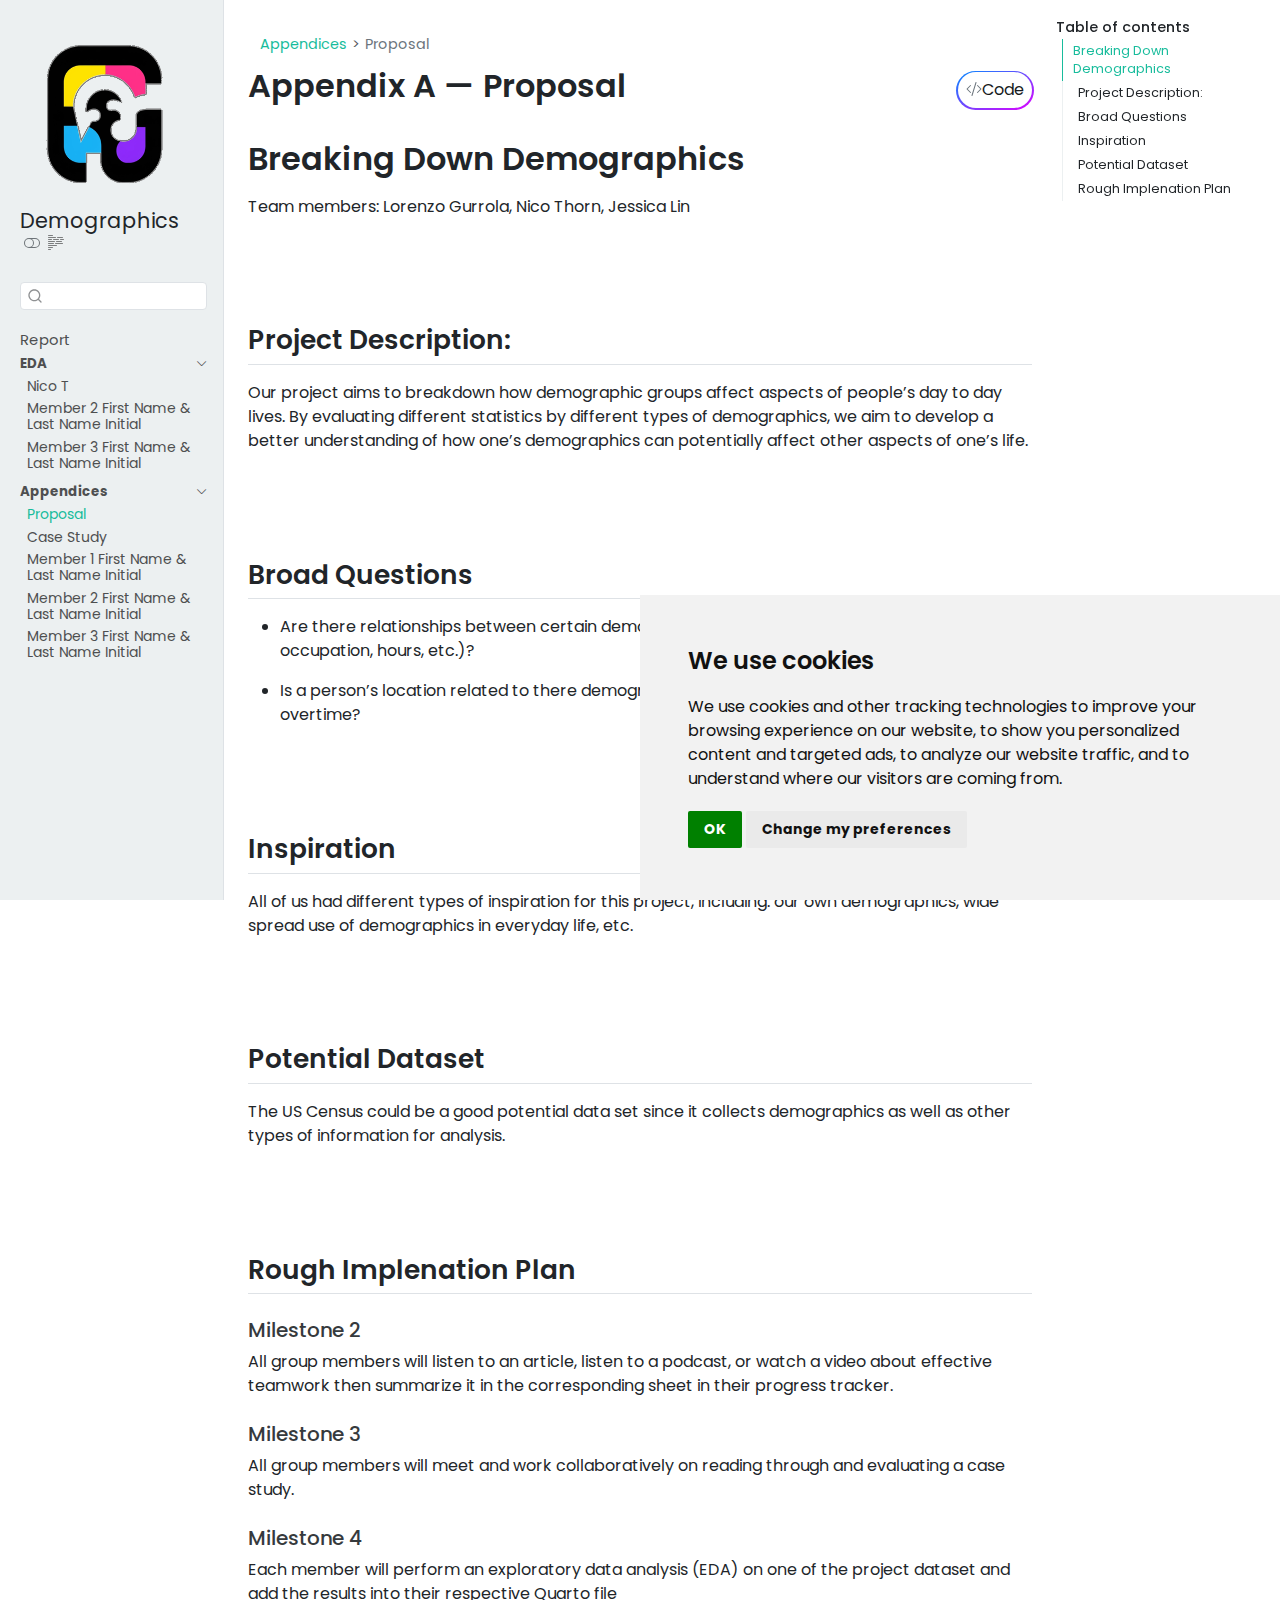
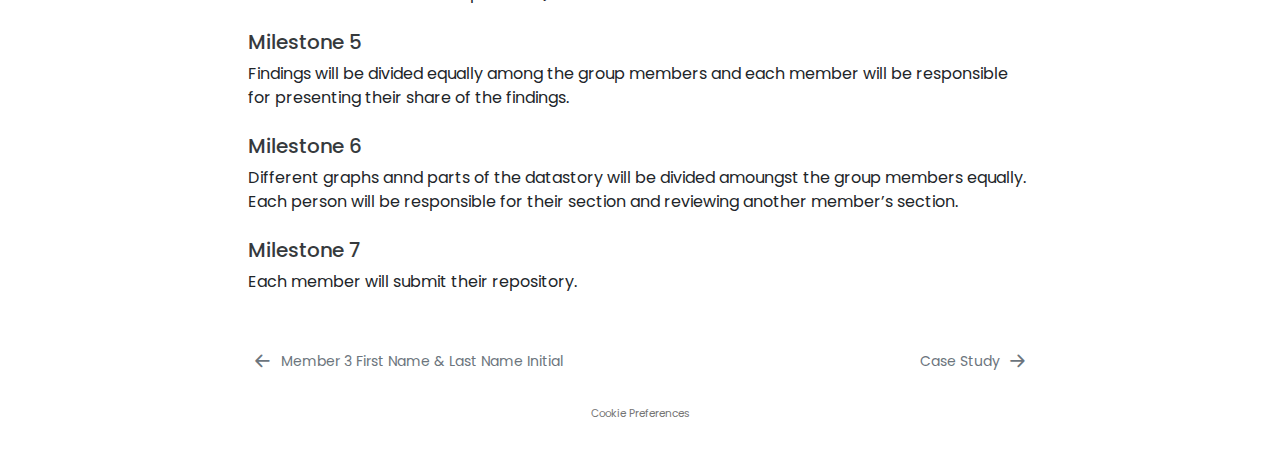
<file: appx/proposal.html>
<!DOCTYPE html>
<html xmlns="http://www.w3.org/1999/xhtml" lang="en" xml:lang="en"><head>

<meta charset="utf-8">
<meta name="generator" content="quarto-1.7.32">

<meta name="viewport" content="width=device-width, initial-scale=1.0, user-scalable=yes">


<title>Appendix A — Proposal – Breaking Down Demographics</title>
<style>
code{white-space: pre-wrap;}
span.smallcaps{font-variant: small-caps;}
div.columns{display: flex; gap: min(4vw, 1.5em);}
div.column{flex: auto; overflow-x: auto;}
div.hanging-indent{margin-left: 1.5em; text-indent: -1.5em;}
ul.task-list{list-style: none;}
ul.task-list li input[type="checkbox"] {
  width: 0.8em;
  margin: 0 0.8em 0.2em -1em; /* quarto-specific, see https://github.com/quarto-dev/quarto-cli/issues/4556 */ 
  vertical-align: middle;
}
/* CSS for syntax highlighting */
html { -webkit-text-size-adjust: 100%; }
pre > code.sourceCode { white-space: pre; position: relative; }
pre > code.sourceCode > span { display: inline-block; line-height: 1.25; }
pre > code.sourceCode > span:empty { height: 1.2em; }
.sourceCode { overflow: visible; }
code.sourceCode > span { color: inherit; text-decoration: inherit; }
div.sourceCode { margin: 1em 0; }
pre.sourceCode { margin: 0; }
@media screen {
div.sourceCode { overflow: auto; }
}
@media print {
pre > code.sourceCode { white-space: pre-wrap; }
pre > code.sourceCode > span { text-indent: -5em; padding-left: 5em; }
}
pre.numberSource code
  { counter-reset: source-line 0; }
pre.numberSource code > span
  { position: relative; left: -4em; counter-increment: source-line; }
pre.numberSource code > span > a:first-child::before
  { content: counter(source-line);
    position: relative; left: -1em; text-align: right; vertical-align: baseline;
    border: none; display: inline-block;
    -webkit-touch-callout: none; -webkit-user-select: none;
    -khtml-user-select: none; -moz-user-select: none;
    -ms-user-select: none; user-select: none;
    padding: 0 4px; width: 4em;
  }
pre.numberSource { margin-left: 3em;  padding-left: 4px; }
div.sourceCode
  {   }
@media screen {
pre > code.sourceCode > span > a:first-child::before { text-decoration: underline; }
}
</style>


<script src="../site_libs/quarto-nav/quarto-nav.js"></script>
<script src="../site_libs/clipboard/clipboard.min.js"></script>
<script src="../site_libs/quarto-search/autocomplete.umd.js"></script>
<script src="../site_libs/quarto-search/fuse.min.js"></script>
<script src="../site_libs/quarto-search/quarto-search.js"></script>
<meta name="quarto:offset" content="../">
<link href="../appx/case-study.html" rel="next">
<link href="../eda/eda-member3.html" rel="prev">
<script src="../site_libs/cookie-consent/cookie-consent.js"></script>
<link href="../site_libs/cookie-consent/cookie-consent.css" rel="stylesheet">
<script src="../site_libs/quarto-html/quarto.js" type="module"></script>
<script src="../site_libs/quarto-html/tabsets/tabsets.js" type="module"></script>
<script src="../site_libs/quarto-html/popper.min.js"></script>
<script src="../site_libs/quarto-html/tippy.umd.min.js"></script>
<script src="../site_libs/quarto-html/anchor.min.js"></script>
<link href="../site_libs/quarto-html/tippy.css" rel="stylesheet">
<link href="../site_libs/quarto-html/quarto-syntax-highlighting-37eea08aefeeee20ff55810ff984fec1.css" rel="stylesheet" class="quarto-color-scheme" id="quarto-text-highlighting-styles">
<link href="../site_libs/quarto-html/quarto-syntax-highlighting-dark-2fef5ea3f8957b3e4ecc936fc74692ca.css" rel="stylesheet" class="quarto-color-scheme quarto-color-alternate" id="quarto-text-highlighting-styles">
<link href="../site_libs/quarto-html/quarto-syntax-highlighting-37eea08aefeeee20ff55810ff984fec1.css" rel="stylesheet" class="quarto-color-scheme-extra" id="quarto-text-highlighting-styles">
<script src="../site_libs/bootstrap/bootstrap.min.js"></script>
<link href="../site_libs/bootstrap/bootstrap-icons.css" rel="stylesheet">
<link href="../site_libs/bootstrap/bootstrap-b6165e882820e9cbe81d0573c00a9ad9.min.css" rel="stylesheet" append-hash="true" class="quarto-color-scheme" id="quarto-bootstrap" data-mode="light">
<link href="../site_libs/bootstrap/bootstrap-dark-336fc07c9e36db0483797e7526239151.min.css" rel="stylesheet" append-hash="true" class="quarto-color-scheme quarto-color-alternate" id="quarto-bootstrap" data-mode="dark">
<link href="../site_libs/bootstrap/bootstrap-b6165e882820e9cbe81d0573c00a9ad9.min.css" rel="stylesheet" append-hash="true" class="quarto-color-scheme-extra" id="quarto-bootstrap" data-mode="light">
<script id="quarto-search-options" type="application/json">{
  "location": "sidebar",
  "copy-button": false,
  "collapse-after": 3,
  "panel-placement": "start",
  "type": "textbox",
  "limit": 50,
  "keyboard-shortcut": [
    "f",
    "/",
    "s"
  ],
  "show-item-context": false,
  "language": {
    "search-no-results-text": "No results",
    "search-matching-documents-text": "matching documents",
    "search-copy-link-title": "Copy link to search",
    "search-hide-matches-text": "Hide additional matches",
    "search-more-match-text": "more match in this document",
    "search-more-matches-text": "more matches in this document",
    "search-clear-button-title": "Clear",
    "search-text-placeholder": "",
    "search-detached-cancel-button-title": "Cancel",
    "search-submit-button-title": "Submit",
    "search-label": "Search"
  }
}</script>

<script type="text/javascript" charset="UTF-8">
document.addEventListener('DOMContentLoaded', function () {
cookieconsent.run({
  "notice_banner_type":"simple",
  "consent_type":"implied",
  "palette":"light",
  "language":"en",
  "page_load_consent_levels":["strictly-necessary","functionality","tracking","targeting"],
  "notice_banner_reject_button_hide":false,
  "preferences_center_close_button_hide":false,
  "website_name":""
  ,
"language":"en"
  });
});
</script> 
  
<style>html{ scroll-behavior: smooth; }</style>


<link rel="stylesheet" href="../style/custom.css">
</head>

<body class="nav-sidebar docked quarto-light"><script id="quarto-html-before-body" type="application/javascript">
    const toggleBodyColorMode = (bsSheetEl) => {
      const mode = bsSheetEl.getAttribute("data-mode");
      const bodyEl = window.document.querySelector("body");
      if (mode === "dark") {
        bodyEl.classList.add("quarto-dark");
        bodyEl.classList.remove("quarto-light");
      } else {
        bodyEl.classList.add("quarto-light");
        bodyEl.classList.remove("quarto-dark");
      }
    }
    const toggleBodyColorPrimary = () => {
      const bsSheetEl = window.document.querySelector("link#quarto-bootstrap:not([rel=disabled-stylesheet])");
      if (bsSheetEl) {
        toggleBodyColorMode(bsSheetEl);
      }
    }
    const setColorSchemeToggle = (alternate) => {
      const toggles = window.document.querySelectorAll('.quarto-color-scheme-toggle');
      for (let i=0; i < toggles.length; i++) {
        const toggle = toggles[i];
        if (toggle) {
          if (alternate) {
            toggle.classList.add("alternate");
          } else {
            toggle.classList.remove("alternate");
          }
        }
      }
    };
    const toggleColorMode = (alternate) => {
      // Switch the stylesheets
      const primaryStylesheets = window.document.querySelectorAll('link.quarto-color-scheme:not(.quarto-color-alternate)');
      const alternateStylesheets = window.document.querySelectorAll('link.quarto-color-scheme.quarto-color-alternate');
      manageTransitions('#quarto-margin-sidebar .nav-link', false);
      if (alternate) {
        // note: dark is layered on light, we don't disable primary!
        enableStylesheet(alternateStylesheets);
        for (const sheetNode of alternateStylesheets) {
          if (sheetNode.id === "quarto-bootstrap") {
            toggleBodyColorMode(sheetNode);
          }
        }
      } else {
        disableStylesheet(alternateStylesheets);
        enableStylesheet(primaryStylesheets)
        toggleBodyColorPrimary();
      }
      manageTransitions('#quarto-margin-sidebar .nav-link', true);
      // Switch the toggles
      setColorSchemeToggle(alternate)
      // Hack to workaround the fact that safari doesn't
      // properly recolor the scrollbar when toggling (#1455)
      if (navigator.userAgent.indexOf('Safari') > 0 && navigator.userAgent.indexOf('Chrome') == -1) {
        manageTransitions("body", false);
        window.scrollTo(0, 1);
        setTimeout(() => {
          window.scrollTo(0, 0);
          manageTransitions("body", true);
        }, 40);
      }
    }
    const disableStylesheet = (stylesheets) => {
      for (let i=0; i < stylesheets.length; i++) {
        const stylesheet = stylesheets[i];
        stylesheet.rel = 'disabled-stylesheet';
      }
    }
    const enableStylesheet = (stylesheets) => {
      for (let i=0; i < stylesheets.length; i++) {
        const stylesheet = stylesheets[i];
        if(stylesheet.rel !== 'stylesheet') { // for Chrome, which will still FOUC without this check
          stylesheet.rel = 'stylesheet';
        }
      }
    }
    const manageTransitions = (selector, allowTransitions) => {
      const els = window.document.querySelectorAll(selector);
      for (let i=0; i < els.length; i++) {
        const el = els[i];
        if (allowTransitions) {
          el.classList.remove('notransition');
        } else {
          el.classList.add('notransition');
        }
      }
    }
    const isFileUrl = () => {
      return window.location.protocol === 'file:';
    }
    const hasAlternateSentinel = () => {
      let styleSentinel = getColorSchemeSentinel();
      if (styleSentinel !== null) {
        return styleSentinel === "alternate";
      } else {
        return false;
      }
    }
    const setStyleSentinel = (alternate) => {
      const value = alternate ? "alternate" : "default";
      if (!isFileUrl()) {
        window.localStorage.setItem("quarto-color-scheme", value);
      } else {
        localAlternateSentinel = value;
      }
    }
    const getColorSchemeSentinel = () => {
      if (!isFileUrl()) {
        const storageValue = window.localStorage.getItem("quarto-color-scheme");
        return storageValue != null ? storageValue : localAlternateSentinel;
      } else {
        return localAlternateSentinel;
      }
    }
    const toggleGiscusIfUsed = (isAlternate, darkModeDefault) => {
      const baseTheme = document.querySelector('#giscus-base-theme')?.value ?? 'light';
      const alternateTheme = document.querySelector('#giscus-alt-theme')?.value ?? 'dark';
      let newTheme = '';
      if(authorPrefersDark) {
        newTheme = isAlternate ? baseTheme : alternateTheme;
      } else {
        newTheme = isAlternate ? alternateTheme : baseTheme;
      }
      const changeGiscusTheme = () => {
        // From: https://github.com/giscus/giscus/issues/336
        const sendMessage = (message) => {
          const iframe = document.querySelector('iframe.giscus-frame');
          if (!iframe) return;
          iframe.contentWindow.postMessage({ giscus: message }, 'https://giscus.app');
        }
        sendMessage({
          setConfig: {
            theme: newTheme
          }
        });
      }
      const isGiscussLoaded = window.document.querySelector('iframe.giscus-frame') !== null;
      if (isGiscussLoaded) {
        changeGiscusTheme();
      }
    };
    const authorPrefersDark = false;
    const darkModeDefault = authorPrefersDark;
      document.querySelector('link#quarto-text-highlighting-styles.quarto-color-scheme-extra').rel = 'disabled-stylesheet';
      document.querySelector('link#quarto-bootstrap.quarto-color-scheme-extra').rel = 'disabled-stylesheet';
    let localAlternateSentinel = darkModeDefault ? 'alternate' : 'default';
    // Dark / light mode switch
    window.quartoToggleColorScheme = () => {
      // Read the current dark / light value
      let toAlternate = !hasAlternateSentinel();
      toggleColorMode(toAlternate);
      setStyleSentinel(toAlternate);
      toggleGiscusIfUsed(toAlternate, darkModeDefault);
      window.dispatchEvent(new Event('resize'));
    };
    // Switch to dark mode if need be
    if (hasAlternateSentinel()) {
      toggleColorMode(true);
    } else {
      toggleColorMode(false);
    }
  </script>

<div id="quarto-search-results"></div>
  <header id="quarto-header" class="headroom fixed-top">
  <nav class="quarto-secondary-nav">
    <div class="container-fluid d-flex">
      <button type="button" class="quarto-btn-toggle btn" data-bs-toggle="collapse" role="button" data-bs-target=".quarto-sidebar-collapse-item" aria-controls="quarto-sidebar" aria-expanded="false" aria-label="Toggle sidebar navigation" onclick="if (window.quartoToggleHeadroom) { window.quartoToggleHeadroom(); }">
        <i class="bi bi-layout-text-sidebar-reverse"></i>
      </button>
        <nav class="quarto-page-breadcrumbs" aria-label="breadcrumb"><ol class="breadcrumb"><li class="breadcrumb-item"><a href="../appx/proposal.html">Appendices</a></li><li class="breadcrumb-item"><a href="../appx/proposal.html"><span class="chapter-title">Proposal</span></a></li></ol></nav>
        <a class="flex-grow-1" role="navigation" data-bs-toggle="collapse" data-bs-target=".quarto-sidebar-collapse-item" aria-controls="quarto-sidebar" aria-expanded="false" aria-label="Toggle sidebar navigation" onclick="if (window.quartoToggleHeadroom) { window.quartoToggleHeadroom(); }">      
        </a>
      <button type="button" class="btn quarto-search-button" aria-label="Search" onclick="window.quartoOpenSearch();">
        <i class="bi bi-search"></i>
      </button>
    </div>
  </nav>
</header>
<!-- content -->
<div id="quarto-content" class="quarto-container page-columns page-rows-contents page-layout-full">
<!-- sidebar -->
  <nav id="quarto-sidebar" class="sidebar collapse collapse-horizontal quarto-sidebar-collapse-item sidebar-navigation docked overflow-auto">
    <div class="pt-lg-2 mt-2 text-left sidebar-header sidebar-header-stacked">
      <a href="../index.html" class="sidebar-logo-link">
      <img src="../assets/sidebar-logo.png" alt="Random negative space illustration" class="sidebar-logo py-0 d-lg-inline d-none">
      </a>
    <div class="sidebar-title mb-0 py-0">
      <a href="../">Demographics</a> 
        <div class="sidebar-tools-main">
  <a href="" class="quarto-color-scheme-toggle quarto-navigation-tool  px-1" onclick="window.quartoToggleColorScheme(); return false;" title="Toggle dark mode"><i class="bi"></i></a>
  <a href="" class="quarto-reader-toggle quarto-navigation-tool px-1" onclick="window.quartoToggleReader(); return false;" title="Toggle reader mode">
  <div class="quarto-reader-toggle-btn">
  <i class="bi"></i>
  </div>
</a>
</div>
    </div>
      </div>
        <div class="mt-2 flex-shrink-0 align-items-center">
        <div class="sidebar-search">
        <div id="quarto-search" class="" title="Search"></div>
        </div>
        </div>
    <div class="sidebar-menu-container"> 
    <ul class="list-unstyled mt-1">
        <li class="sidebar-item">
  <div class="sidebar-item-container"> 
  <a href="../index.html" class="sidebar-item-text sidebar-link"><span class="chapter-title">Report</span></a>
  </div>
</li>
        <li class="sidebar-item sidebar-item-section">
      <div class="sidebar-item-container"> 
            <a class="sidebar-item-text sidebar-link text-start" data-bs-toggle="collapse" data-bs-target="#quarto-sidebar-section-1" role="navigation" aria-expanded="true">
 <span class="menu-text">EDA</span></a>
          <a class="sidebar-item-toggle text-start" data-bs-toggle="collapse" data-bs-target="#quarto-sidebar-section-1" role="navigation" aria-expanded="true" aria-label="Toggle section">
            <i class="bi bi-chevron-right ms-2"></i>
          </a> 
      </div>
      <ul id="quarto-sidebar-section-1" class="collapse list-unstyled sidebar-section depth1 show">  
          <li class="sidebar-item">
  <div class="sidebar-item-container"> 
  <a href="../eda/eda-member1.html" class="sidebar-item-text sidebar-link"><span class="chapter-title">Nico T</span></a>
  </div>
</li>
          <li class="sidebar-item">
  <div class="sidebar-item-container"> 
  <a href="../eda/eda-member2.html" class="sidebar-item-text sidebar-link"><span class="chapter-title">Member 2 First Name &amp; Last Name Initial</span></a>
  </div>
</li>
          <li class="sidebar-item">
  <div class="sidebar-item-container"> 
  <a href="../eda/eda-member3.html" class="sidebar-item-text sidebar-link"><span class="chapter-title">Member 3 First Name &amp; Last Name Initial</span></a>
  </div>
</li>
      </ul>
  </li>
        <li class="sidebar-item sidebar-item-section">
      <div class="sidebar-item-container"> 
            <a class="sidebar-item-text sidebar-link text-start" data-bs-toggle="collapse" data-bs-target="#quarto-sidebar-section-2" role="navigation" aria-expanded="true">
 <span class="menu-text">Appendices</span></a>
          <a class="sidebar-item-toggle text-start" data-bs-toggle="collapse" data-bs-target="#quarto-sidebar-section-2" role="navigation" aria-expanded="true" aria-label="Toggle section">
            <i class="bi bi-chevron-right ms-2"></i>
          </a> 
      </div>
      <ul id="quarto-sidebar-section-2" class="collapse list-unstyled sidebar-section depth1 show">  
          <li class="sidebar-item">
  <div class="sidebar-item-container"> 
  <a href="../appx/proposal.html" class="sidebar-item-text sidebar-link active"><span class="chapter-title">Proposal</span></a>
  </div>
</li>
          <li class="sidebar-item">
  <div class="sidebar-item-container"> 
  <a href="../appx/case-study.html" class="sidebar-item-text sidebar-link"><span class="chapter-title">Case Study</span></a>
  </div>
</li>
          <li class="sidebar-item">
  <div class="sidebar-item-container"> 
  <a href="../wa/wa-member1.html" class="sidebar-item-text sidebar-link"><span class="chapter-title">Member 1 First Name &amp; Last Name Initial</span></a>
  </div>
</li>
          <li class="sidebar-item">
  <div class="sidebar-item-container"> 
  <a href="../wa/wa-member2.html" class="sidebar-item-text sidebar-link"><span class="chapter-title">Member 2 First Name &amp; Last Name Initial</span></a>
  </div>
</li>
          <li class="sidebar-item">
  <div class="sidebar-item-container"> 
  <a href="../wa/wa-member3.html" class="sidebar-item-text sidebar-link"><span class="chapter-title">Member 3 First Name &amp; Last Name Initial</span></a>
  </div>
</li>
      </ul>
  </li>
    </ul>
    </div>
</nav>
<div id="quarto-sidebar-glass" class="quarto-sidebar-collapse-item" data-bs-toggle="collapse" data-bs-target=".quarto-sidebar-collapse-item"></div>
<!-- margin-sidebar -->
    <div id="quarto-margin-sidebar" class="sidebar margin-sidebar">
        <nav id="TOC" role="doc-toc" class="toc-active" data-toc-expanded="99">
    <h2 id="toc-title">Table of contents</h2>
   
  <ul>
  <li><a href="#breaking-down-demographics" id="toc-breaking-down-demographics" class="nav-link active" data-scroll-target="#breaking-down-demographics">Breaking Down Demographics</a>
  <ul class="collapse">
  <li><a href="#project-description" id="toc-project-description" class="nav-link" data-scroll-target="#project-description">Project Description:</a></li>
  <li><a href="#broad-questions" id="toc-broad-questions" class="nav-link" data-scroll-target="#broad-questions">Broad Questions</a></li>
  <li><a href="#inspiration" id="toc-inspiration" class="nav-link" data-scroll-target="#inspiration">Inspiration</a></li>
  <li><a href="#potential-dataset" id="toc-potential-dataset" class="nav-link" data-scroll-target="#potential-dataset">Potential Dataset</a></li>
  <li><a href="#rough-implenation-plan" id="toc-rough-implenation-plan" class="nav-link" data-scroll-target="#rough-implenation-plan">Rough Implenation Plan</a></li>
  </ul></li>
  </ul>
</nav>
    </div>
<!-- main -->
<main class="content column-body" id="quarto-document-content">


<header id="title-block-header" class="quarto-title-block default"><nav class="quarto-page-breadcrumbs quarto-title-breadcrumbs d-none d-lg-block" aria-label="breadcrumb"><ol class="breadcrumb"><li class="breadcrumb-item"><a href="../appx/proposal.html">Appendices</a></li><li class="breadcrumb-item"><a href="../appx/proposal.html"><span class="chapter-title">Proposal</span></a></li></ol></nav>
<div class="quarto-title">
<div class="quarto-title-block"><div><h1 class="title">Appendix A — Proposal</h1><button type="button" class="btn code-tools-button" id="quarto-code-tools-source"><i class="bi"></i> Code</button></div></div>
</div>



<div class="quarto-title-meta column-body">

    
  
    
  </div>
  


</header>


<section id="breaking-down-demographics" class="level1">
<h1>Breaking Down Demographics</h1>
<p>Team members: Lorenzo Gurrola, Nico Thorn, Jessica Lin</p>
<section id="project-description" class="level2">
<h2 class="anchored" data-anchor-id="project-description">Project Description:</h2>
<p>Our project aims to breakdown how demographic groups affect aspects of people’s day to day lives. By evaluating different statistics by different types of demographics, we aim to develop a better understanding of how one’s demographics can potentially affect other aspects of one’s life.</p>
</section>
<section id="broad-questions" class="level2">
<h2 class="anchored" data-anchor-id="broad-questions">Broad Questions</h2>
<ul>
<li><p>Are there relationships between certain demographics and job statistics (e.g.&nbsp;income, occupation, hours, etc.)?</p></li>
<li><p>Is a person’s location related to there demographics, and has this distribution changed overtime?</p></li>
</ul>
</section>
<section id="inspiration" class="level2">
<h2 class="anchored" data-anchor-id="inspiration">Inspiration</h2>
<p>All of us had different types of inspiration for this project, including: our own demographics, wide spread use of demographics in everyday life, etc.</p>
</section>
<section id="potential-dataset" class="level2">
<h2 class="anchored" data-anchor-id="potential-dataset">Potential Dataset</h2>
<p>The US Census could be a good potential data set since it collects demographics as well as other types of information for analysis.</p>
</section>
<section id="rough-implenation-plan" class="level2">
<h2 class="anchored" data-anchor-id="rough-implenation-plan">Rough Implenation Plan</h2>
<section id="milestone-2" class="level4">
<h4 class="anchored" data-anchor-id="milestone-2">Milestone 2</h4>
<p>All group members will listen to an article, listen to a podcast, or watch a video about effective teamwork then summarize it in the corresponding sheet in their progress tracker.</p>
</section>
<section id="milestone-3" class="level4">
<h4 class="anchored" data-anchor-id="milestone-3">Milestone 3</h4>
<p>All group members will meet and work collaboratively on reading through and evaluating a case study.</p>
</section>
<section id="milestone-4" class="level4">
<h4 class="anchored" data-anchor-id="milestone-4">Milestone 4</h4>
<p>Each member will perform an exploratory data analysis (EDA) on one of the project dataset and add the results into their respective Quarto file</p>
</section>
<section id="milestone-5" class="level4">
<h4 class="anchored" data-anchor-id="milestone-5">Milestone 5</h4>
<p>Findings will be divided equally among the group members and each member will be responsible for presenting their share of the findings.</p>
</section>
<section id="milestone-6" class="level4">
<h4 class="anchored" data-anchor-id="milestone-6">Milestone 6</h4>
<p>Different graphs annd parts of the datastory will be divided amoungst the group members equally. Each person will be responsible for their section and reviewing another member’s section.</p>
</section>
<section id="milestone-7" class="level4">
<h4 class="anchored" data-anchor-id="milestone-7">Milestone 7</h4>
<p>Each member will submit their repository.</p>


<!-- -->

</section>
</section>
</section>

</main> <!-- /main -->
<script id="quarto-html-after-body" type="application/javascript">
  window.document.addEventListener("DOMContentLoaded", function (event) {
    // Ensure there is a toggle, if there isn't float one in the top right
    if (window.document.querySelector('.quarto-color-scheme-toggle') === null) {
      const a = window.document.createElement('a');
      a.classList.add('top-right');
      a.classList.add('quarto-color-scheme-toggle');
      a.href = "";
      a.onclick = function() { try { window.quartoToggleColorScheme(); } catch {} return false; };
      const i = window.document.createElement("i");
      i.classList.add('bi');
      a.appendChild(i);
      window.document.body.appendChild(a);
    }
    setColorSchemeToggle(hasAlternateSentinel())
    const icon = "";
    const anchorJS = new window.AnchorJS();
    anchorJS.options = {
      placement: 'right',
      icon: icon
    };
    anchorJS.add('.anchored');
    const isCodeAnnotation = (el) => {
      for (const clz of el.classList) {
        if (clz.startsWith('code-annotation-')) {                     
          return true;
        }
      }
      return false;
    }
    const onCopySuccess = function(e) {
      // button target
      const button = e.trigger;
      // don't keep focus
      button.blur();
      // flash "checked"
      button.classList.add('code-copy-button-checked');
      var currentTitle = button.getAttribute("title");
      button.setAttribute("title", "Copied!");
      let tooltip;
      if (window.bootstrap) {
        button.setAttribute("data-bs-toggle", "tooltip");
        button.setAttribute("data-bs-placement", "left");
        button.setAttribute("data-bs-title", "Copied!");
        tooltip = new bootstrap.Tooltip(button, 
          { trigger: "manual", 
            customClass: "code-copy-button-tooltip",
            offset: [0, -8]});
        tooltip.show();    
      }
      setTimeout(function() {
        if (tooltip) {
          tooltip.hide();
          button.removeAttribute("data-bs-title");
          button.removeAttribute("data-bs-toggle");
          button.removeAttribute("data-bs-placement");
        }
        button.setAttribute("title", currentTitle);
        button.classList.remove('code-copy-button-checked');
      }, 1000);
      // clear code selection
      e.clearSelection();
    }
    const getTextToCopy = function(trigger) {
        const codeEl = trigger.previousElementSibling.cloneNode(true);
        for (const childEl of codeEl.children) {
          if (isCodeAnnotation(childEl)) {
            childEl.remove();
          }
        }
        return codeEl.innerText;
    }
    const clipboard = new window.ClipboardJS('.code-copy-button:not([data-in-quarto-modal])', {
      text: getTextToCopy
    });
    clipboard.on('success', onCopySuccess);
    if (window.document.getElementById('quarto-embedded-source-code-modal')) {
      const clipboardModal = new window.ClipboardJS('.code-copy-button[data-in-quarto-modal]', {
        text: getTextToCopy,
        container: window.document.getElementById('quarto-embedded-source-code-modal')
      });
      clipboardModal.on('success', onCopySuccess);
    }
    const viewSource = window.document.getElementById('quarto-view-source') ||
                       window.document.getElementById('quarto-code-tools-source');
    if (viewSource) {
      const sourceUrl = viewSource.getAttribute("data-quarto-source-url");
      viewSource.addEventListener("click", function(e) {
        if (sourceUrl) {
          // rstudio viewer pane
          if (/\bcapabilities=\b/.test(window.location)) {
            window.open(sourceUrl);
          } else {
            window.location.href = sourceUrl;
          }
        } else {
          const modal = new bootstrap.Modal(document.getElementById('quarto-embedded-source-code-modal'));
          modal.show();
        }
        return false;
      });
    }
    function toggleCodeHandler(show) {
      return function(e) {
        const detailsSrc = window.document.querySelectorAll(".cell > details > .sourceCode");
        for (let i=0; i<detailsSrc.length; i++) {
          const details = detailsSrc[i].parentElement;
          if (show) {
            details.open = true;
          } else {
            details.removeAttribute("open");
          }
        }
        const cellCodeDivs = window.document.querySelectorAll(".cell > .sourceCode");
        const fromCls = show ? "hidden" : "unhidden";
        const toCls = show ? "unhidden" : "hidden";
        for (let i=0; i<cellCodeDivs.length; i++) {
          const codeDiv = cellCodeDivs[i];
          if (codeDiv.classList.contains(fromCls)) {
            codeDiv.classList.remove(fromCls);
            codeDiv.classList.add(toCls);
          } 
        }
        return false;
      }
    }
    const hideAllCode = window.document.getElementById("quarto-hide-all-code");
    if (hideAllCode) {
      hideAllCode.addEventListener("click", toggleCodeHandler(false));
    }
    const showAllCode = window.document.getElementById("quarto-show-all-code");
    if (showAllCode) {
      showAllCode.addEventListener("click", toggleCodeHandler(true));
    }
      var localhostRegex = new RegExp(/^(?:http|https):\/\/localhost\:?[0-9]*\//);
      var mailtoRegex = new RegExp(/^mailto:/);
        var filterRegex = new RegExp('/' + window.location.host + '/');
      var isInternal = (href) => {
          return filterRegex.test(href) || localhostRegex.test(href) || mailtoRegex.test(href);
      }
      // Inspect non-navigation links and adorn them if external
     var links = window.document.querySelectorAll('a[href]:not(.nav-link):not(.navbar-brand):not(.toc-action):not(.sidebar-link):not(.sidebar-item-toggle):not(.pagination-link):not(.no-external):not([aria-hidden]):not(.dropdown-item):not(.quarto-navigation-tool):not(.about-link)');
      for (var i=0; i<links.length; i++) {
        const link = links[i];
        if (!isInternal(link.href)) {
          // undo the damage that might have been done by quarto-nav.js in the case of
          // links that we want to consider external
          if (link.dataset.originalHref !== undefined) {
            link.href = link.dataset.originalHref;
          }
            // target, if specified
            link.setAttribute("target", "_blank");
            if (link.getAttribute("rel") === null) {
              link.setAttribute("rel", "noopener");
            }
        }
      }
    function tippyHover(el, contentFn, onTriggerFn, onUntriggerFn) {
      const config = {
        allowHTML: true,
        maxWidth: 500,
        delay: 100,
        arrow: false,
        appendTo: function(el) {
            return el.parentElement;
        },
        interactive: true,
        interactiveBorder: 10,
        theme: 'quarto',
        placement: 'bottom-start',
      };
      if (contentFn) {
        config.content = contentFn;
      }
      if (onTriggerFn) {
        config.onTrigger = onTriggerFn;
      }
      if (onUntriggerFn) {
        config.onUntrigger = onUntriggerFn;
      }
      window.tippy(el, config); 
    }
    const noterefs = window.document.querySelectorAll('a[role="doc-noteref"]');
    for (var i=0; i<noterefs.length; i++) {
      const ref = noterefs[i];
      tippyHover(ref, function() {
        // use id or data attribute instead here
        let href = ref.getAttribute('data-footnote-href') || ref.getAttribute('href');
        try { href = new URL(href).hash; } catch {}
        const id = href.replace(/^#\/?/, "");
        const note = window.document.getElementById(id);
        if (note) {
          return note.innerHTML;
        } else {
          return "";
        }
      });
    }
    const xrefs = window.document.querySelectorAll('a.quarto-xref');
    const processXRef = (id, note) => {
      // Strip column container classes
      const stripColumnClz = (el) => {
        el.classList.remove("page-full", "page-columns");
        if (el.children) {
          for (const child of el.children) {
            stripColumnClz(child);
          }
        }
      }
      stripColumnClz(note)
      if (id === null || id.startsWith('sec-')) {
        // Special case sections, only their first couple elements
        const container = document.createElement("div");
        if (note.children && note.children.length > 2) {
          container.appendChild(note.children[0].cloneNode(true));
          for (let i = 1; i < note.children.length; i++) {
            const child = note.children[i];
            if (child.tagName === "P" && child.innerText === "") {
              continue;
            } else {
              container.appendChild(child.cloneNode(true));
              break;
            }
          }
          if (window.Quarto?.typesetMath) {
            window.Quarto.typesetMath(container);
          }
          return container.innerHTML
        } else {
          if (window.Quarto?.typesetMath) {
            window.Quarto.typesetMath(note);
          }
          return note.innerHTML;
        }
      } else {
        // Remove any anchor links if they are present
        const anchorLink = note.querySelector('a.anchorjs-link');
        if (anchorLink) {
          anchorLink.remove();
        }
        if (window.Quarto?.typesetMath) {
          window.Quarto.typesetMath(note);
        }
        if (note.classList.contains("callout")) {
          return note.outerHTML;
        } else {
          return note.innerHTML;
        }
      }
    }
    for (var i=0; i<xrefs.length; i++) {
      const xref = xrefs[i];
      tippyHover(xref, undefined, function(instance) {
        instance.disable();
        let url = xref.getAttribute('href');
        let hash = undefined; 
        if (url.startsWith('#')) {
          hash = url;
        } else {
          try { hash = new URL(url).hash; } catch {}
        }
        if (hash) {
          const id = hash.replace(/^#\/?/, "");
          const note = window.document.getElementById(id);
          if (note !== null) {
            try {
              const html = processXRef(id, note.cloneNode(true));
              instance.setContent(html);
            } finally {
              instance.enable();
              instance.show();
            }
          } else {
            // See if we can fetch this
            fetch(url.split('#')[0])
            .then(res => res.text())
            .then(html => {
              const parser = new DOMParser();
              const htmlDoc = parser.parseFromString(html, "text/html");
              const note = htmlDoc.getElementById(id);
              if (note !== null) {
                const html = processXRef(id, note);
                instance.setContent(html);
              } 
            }).finally(() => {
              instance.enable();
              instance.show();
            });
          }
        } else {
          // See if we can fetch a full url (with no hash to target)
          // This is a special case and we should probably do some content thinning / targeting
          fetch(url)
          .then(res => res.text())
          .then(html => {
            const parser = new DOMParser();
            const htmlDoc = parser.parseFromString(html, "text/html");
            const note = htmlDoc.querySelector('main.content');
            if (note !== null) {
              // This should only happen for chapter cross references
              // (since there is no id in the URL)
              // remove the first header
              if (note.children.length > 0 && note.children[0].tagName === "HEADER") {
                note.children[0].remove();
              }
              const html = processXRef(null, note);
              instance.setContent(html);
            } 
          }).finally(() => {
            instance.enable();
            instance.show();
          });
        }
      }, function(instance) {
      });
    }
        let selectedAnnoteEl;
        const selectorForAnnotation = ( cell, annotation) => {
          let cellAttr = 'data-code-cell="' + cell + '"';
          let lineAttr = 'data-code-annotation="' +  annotation + '"';
          const selector = 'span[' + cellAttr + '][' + lineAttr + ']';
          return selector;
        }
        const selectCodeLines = (annoteEl) => {
          const doc = window.document;
          const targetCell = annoteEl.getAttribute("data-target-cell");
          const targetAnnotation = annoteEl.getAttribute("data-target-annotation");
          const annoteSpan = window.document.querySelector(selectorForAnnotation(targetCell, targetAnnotation));
          const lines = annoteSpan.getAttribute("data-code-lines").split(",");
          const lineIds = lines.map((line) => {
            return targetCell + "-" + line;
          })
          let top = null;
          let height = null;
          let parent = null;
          if (lineIds.length > 0) {
              //compute the position of the single el (top and bottom and make a div)
              const el = window.document.getElementById(lineIds[0]);
              top = el.offsetTop;
              height = el.offsetHeight;
              parent = el.parentElement.parentElement;
            if (lineIds.length > 1) {
              const lastEl = window.document.getElementById(lineIds[lineIds.length - 1]);
              const bottom = lastEl.offsetTop + lastEl.offsetHeight;
              height = bottom - top;
            }
            if (top !== null && height !== null && parent !== null) {
              // cook up a div (if necessary) and position it 
              let div = window.document.getElementById("code-annotation-line-highlight");
              if (div === null) {
                div = window.document.createElement("div");
                div.setAttribute("id", "code-annotation-line-highlight");
                div.style.position = 'absolute';
                parent.appendChild(div);
              }
              div.style.top = top - 2 + "px";
              div.style.height = height + 4 + "px";
              div.style.left = 0;
              let gutterDiv = window.document.getElementById("code-annotation-line-highlight-gutter");
              if (gutterDiv === null) {
                gutterDiv = window.document.createElement("div");
                gutterDiv.setAttribute("id", "code-annotation-line-highlight-gutter");
                gutterDiv.style.position = 'absolute';
                const codeCell = window.document.getElementById(targetCell);
                const gutter = codeCell.querySelector('.code-annotation-gutter');
                gutter.appendChild(gutterDiv);
              }
              gutterDiv.style.top = top - 2 + "px";
              gutterDiv.style.height = height + 4 + "px";
            }
            selectedAnnoteEl = annoteEl;
          }
        };
        const unselectCodeLines = () => {
          const elementsIds = ["code-annotation-line-highlight", "code-annotation-line-highlight-gutter"];
          elementsIds.forEach((elId) => {
            const div = window.document.getElementById(elId);
            if (div) {
              div.remove();
            }
          });
          selectedAnnoteEl = undefined;
        };
          // Handle positioning of the toggle
      window.addEventListener(
        "resize",
        throttle(() => {
          elRect = undefined;
          if (selectedAnnoteEl) {
            selectCodeLines(selectedAnnoteEl);
          }
        }, 10)
      );
      function throttle(fn, ms) {
      let throttle = false;
      let timer;
        return (...args) => {
          if(!throttle) { // first call gets through
              fn.apply(this, args);
              throttle = true;
          } else { // all the others get throttled
              if(timer) clearTimeout(timer); // cancel #2
              timer = setTimeout(() => {
                fn.apply(this, args);
                timer = throttle = false;
              }, ms);
          }
        };
      }
        // Attach click handler to the DT
        const annoteDls = window.document.querySelectorAll('dt[data-target-cell]');
        for (const annoteDlNode of annoteDls) {
          annoteDlNode.addEventListener('click', (event) => {
            const clickedEl = event.target;
            if (clickedEl !== selectedAnnoteEl) {
              unselectCodeLines();
              const activeEl = window.document.querySelector('dt[data-target-cell].code-annotation-active');
              if (activeEl) {
                activeEl.classList.remove('code-annotation-active');
              }
              selectCodeLines(clickedEl);
              clickedEl.classList.add('code-annotation-active');
            } else {
              // Unselect the line
              unselectCodeLines();
              clickedEl.classList.remove('code-annotation-active');
            }
          });
        }
    const findCites = (el) => {
      const parentEl = el.parentElement;
      if (parentEl) {
        const cites = parentEl.dataset.cites;
        if (cites) {
          return {
            el,
            cites: cites.split(' ')
          };
        } else {
          return findCites(el.parentElement)
        }
      } else {
        return undefined;
      }
    };
    var bibliorefs = window.document.querySelectorAll('a[role="doc-biblioref"]');
    for (var i=0; i<bibliorefs.length; i++) {
      const ref = bibliorefs[i];
      const citeInfo = findCites(ref);
      if (citeInfo) {
        tippyHover(citeInfo.el, function() {
          var popup = window.document.createElement('div');
          citeInfo.cites.forEach(function(cite) {
            var citeDiv = window.document.createElement('div');
            citeDiv.classList.add('hanging-indent');
            citeDiv.classList.add('csl-entry');
            var biblioDiv = window.document.getElementById('ref-' + cite);
            if (biblioDiv) {
              citeDiv.innerHTML = biblioDiv.innerHTML;
            }
            popup.appendChild(citeDiv);
          });
          return popup.innerHTML;
        });
      }
    }
  });
  </script>
<nav class="page-navigation column-body">
  <div class="nav-page nav-page-previous">
      <a href="../eda/eda-member3.html" class="pagination-link" aria-label="Member 3 First Name &amp; Last Name Initial">
        <i class="bi bi-arrow-left-short"></i> <span class="nav-page-text"><span class="chapter-title">Member 3 First Name &amp; Last Name Initial</span></span>
      </a>          
  </div>
  <div class="nav-page nav-page-next">
      <a href="../appx/case-study.html" class="pagination-link" aria-label="Case Study">
        <span class="nav-page-text"><span class="chapter-title">Case Study</span></span> <i class="bi bi-arrow-right-short"></i>
      </a>
  </div>
</nav><div class="modal fade" id="quarto-embedded-source-code-modal" tabindex="-1" aria-labelledby="quarto-embedded-source-code-modal-label" aria-hidden="true"><div class="modal-dialog modal-dialog-scrollable"><div class="modal-content"><div class="modal-header"><h5 class="modal-title" id="quarto-embedded-source-code-modal-label">Source Code</h5><button class="btn-close" data-bs-dismiss="modal"></button></div><div class="modal-body"><div class="">
<div class="sourceCode" id="cb1" data-shortcodes="false"><pre class="sourceCode numberSource markdown number-lines code-with-copy"><code class="sourceCode markdown"><span id="cb1-1"><a href="#cb1-1"></a><span class="co">---</span></span>
<span id="cb1-2"><a href="#cb1-2"></a><span class="an">title:</span><span class="co"> "Proposal"</span></span>
<span id="cb1-3"><a href="#cb1-3"></a><span class="co">---</span></span>
<span id="cb1-4"><a href="#cb1-4"></a></span>
<span id="cb1-5"><a href="#cb1-5"></a><span class="fu"># Breaking Down Demographics</span></span>
<span id="cb1-6"><a href="#cb1-6"></a></span>
<span id="cb1-7"><a href="#cb1-7"></a>Team members: Lorenzo Gurrola, Nico Thorn, Jessica Lin</span>
<span id="cb1-8"><a href="#cb1-8"></a></span>
<span id="cb1-9"><a href="#cb1-9"></a><span class="fu">## Project Description:</span></span>
<span id="cb1-10"><a href="#cb1-10"></a></span>
<span id="cb1-11"><a href="#cb1-11"></a>Our project aims to breakdown how demographic groups affect aspects of people's day to day lives. By evaluating different statistics by different types of demographics, we aim to develop a better understanding of how one's demographics can potentially affect other aspects of one's life.</span>
<span id="cb1-12"><a href="#cb1-12"></a></span>
<span id="cb1-13"><a href="#cb1-13"></a><span class="fu">## Broad Questions</span></span>
<span id="cb1-14"><a href="#cb1-14"></a></span>
<span id="cb1-15"><a href="#cb1-15"></a><span class="ss">- </span>Are there relationships between certain demographics and job statistics (e.g. income, occupation, hours, etc.)?</span>
<span id="cb1-16"><a href="#cb1-16"></a></span>
<span id="cb1-17"><a href="#cb1-17"></a><span class="ss">- </span>Is a person's location related to there demographics, and has this distribution changed overtime?</span>
<span id="cb1-18"><a href="#cb1-18"></a></span>
<span id="cb1-19"><a href="#cb1-19"></a><span class="fu">## Inspiration</span></span>
<span id="cb1-20"><a href="#cb1-20"></a></span>
<span id="cb1-21"><a href="#cb1-21"></a>All of us had different types of inspiration for this project, including: our own demographics, wide spread use of demographics in everyday life, etc. </span>
<span id="cb1-22"><a href="#cb1-22"></a></span>
<span id="cb1-23"><a href="#cb1-23"></a><span class="fu">## Potential Dataset</span></span>
<span id="cb1-24"><a href="#cb1-24"></a></span>
<span id="cb1-25"><a href="#cb1-25"></a>The US Census could be a good potential data set since it collects demographics as well as other types of information for analysis.</span>
<span id="cb1-26"><a href="#cb1-26"></a></span>
<span id="cb1-27"><a href="#cb1-27"></a><span class="fu">## Rough Implenation Plan</span></span>
<span id="cb1-28"><a href="#cb1-28"></a></span>
<span id="cb1-29"><a href="#cb1-29"></a><span class="fu">#### Milestone 2</span></span>
<span id="cb1-30"><a href="#cb1-30"></a></span>
<span id="cb1-31"><a href="#cb1-31"></a>All group members will listen to an article, listen to a podcast, or watch a video about effective teamwork then summarize it in the corresponding sheet in their progress tracker.</span>
<span id="cb1-32"><a href="#cb1-32"></a></span>
<span id="cb1-33"><a href="#cb1-33"></a><span class="fu">#### Milestone 3</span></span>
<span id="cb1-34"><a href="#cb1-34"></a></span>
<span id="cb1-35"><a href="#cb1-35"></a>All group members will meet and work collaboratively on reading through and evaluating a case study.</span>
<span id="cb1-36"><a href="#cb1-36"></a></span>
<span id="cb1-37"><a href="#cb1-37"></a><span class="fu">#### Milestone 4</span></span>
<span id="cb1-38"><a href="#cb1-38"></a></span>
<span id="cb1-39"><a href="#cb1-39"></a>Each member will perform an exploratory data analysis (EDA) on one of the project dataset and add the results into their respective Quarto file</span>
<span id="cb1-40"><a href="#cb1-40"></a></span>
<span id="cb1-41"><a href="#cb1-41"></a><span class="fu">#### Milestone 5</span></span>
<span id="cb1-42"><a href="#cb1-42"></a></span>
<span id="cb1-43"><a href="#cb1-43"></a>Findings will be divided equally among the group members and each member will be responsible for presenting their share of the findings.</span>
<span id="cb1-44"><a href="#cb1-44"></a></span>
<span id="cb1-45"><a href="#cb1-45"></a><span class="fu">#### Milestone 6</span></span>
<span id="cb1-46"><a href="#cb1-46"></a></span>
<span id="cb1-47"><a href="#cb1-47"></a>Different graphs annd parts of the datastory will be divided amoungst the group members equally. Each person will be responsible for their section and reviewing another member's section.</span>
<span id="cb1-48"><a href="#cb1-48"></a></span>
<span id="cb1-49"><a href="#cb1-49"></a><span class="fu">#### Milestone 7</span></span>
<span id="cb1-50"><a href="#cb1-50"></a></span>
<span id="cb1-51"><a href="#cb1-51"></a>Each member will submit their repository.</span></code><button title="Copy to Clipboard" class="code-copy-button" data-in-quarto-modal=""><i class="bi"></i></button></pre></div>
</div></div></div></div></div>
</div> <!-- /content -->
<footer class="footer">
  <div class="nav-footer">
    <div class="nav-footer-left">
      &nbsp;
    </div>   
    <div class="nav-footer-center">

<div class="cookie-consent-footer"><a href="#" id="open_preferences_center">Cookie Preferences</a></div></div>
    <div class="nav-footer-right">
      &nbsp;
    </div>
  </div>
</footer>




<script src="../site_libs/quarto-html/zenscroll-min.js"></script>
</body></html>
</file>
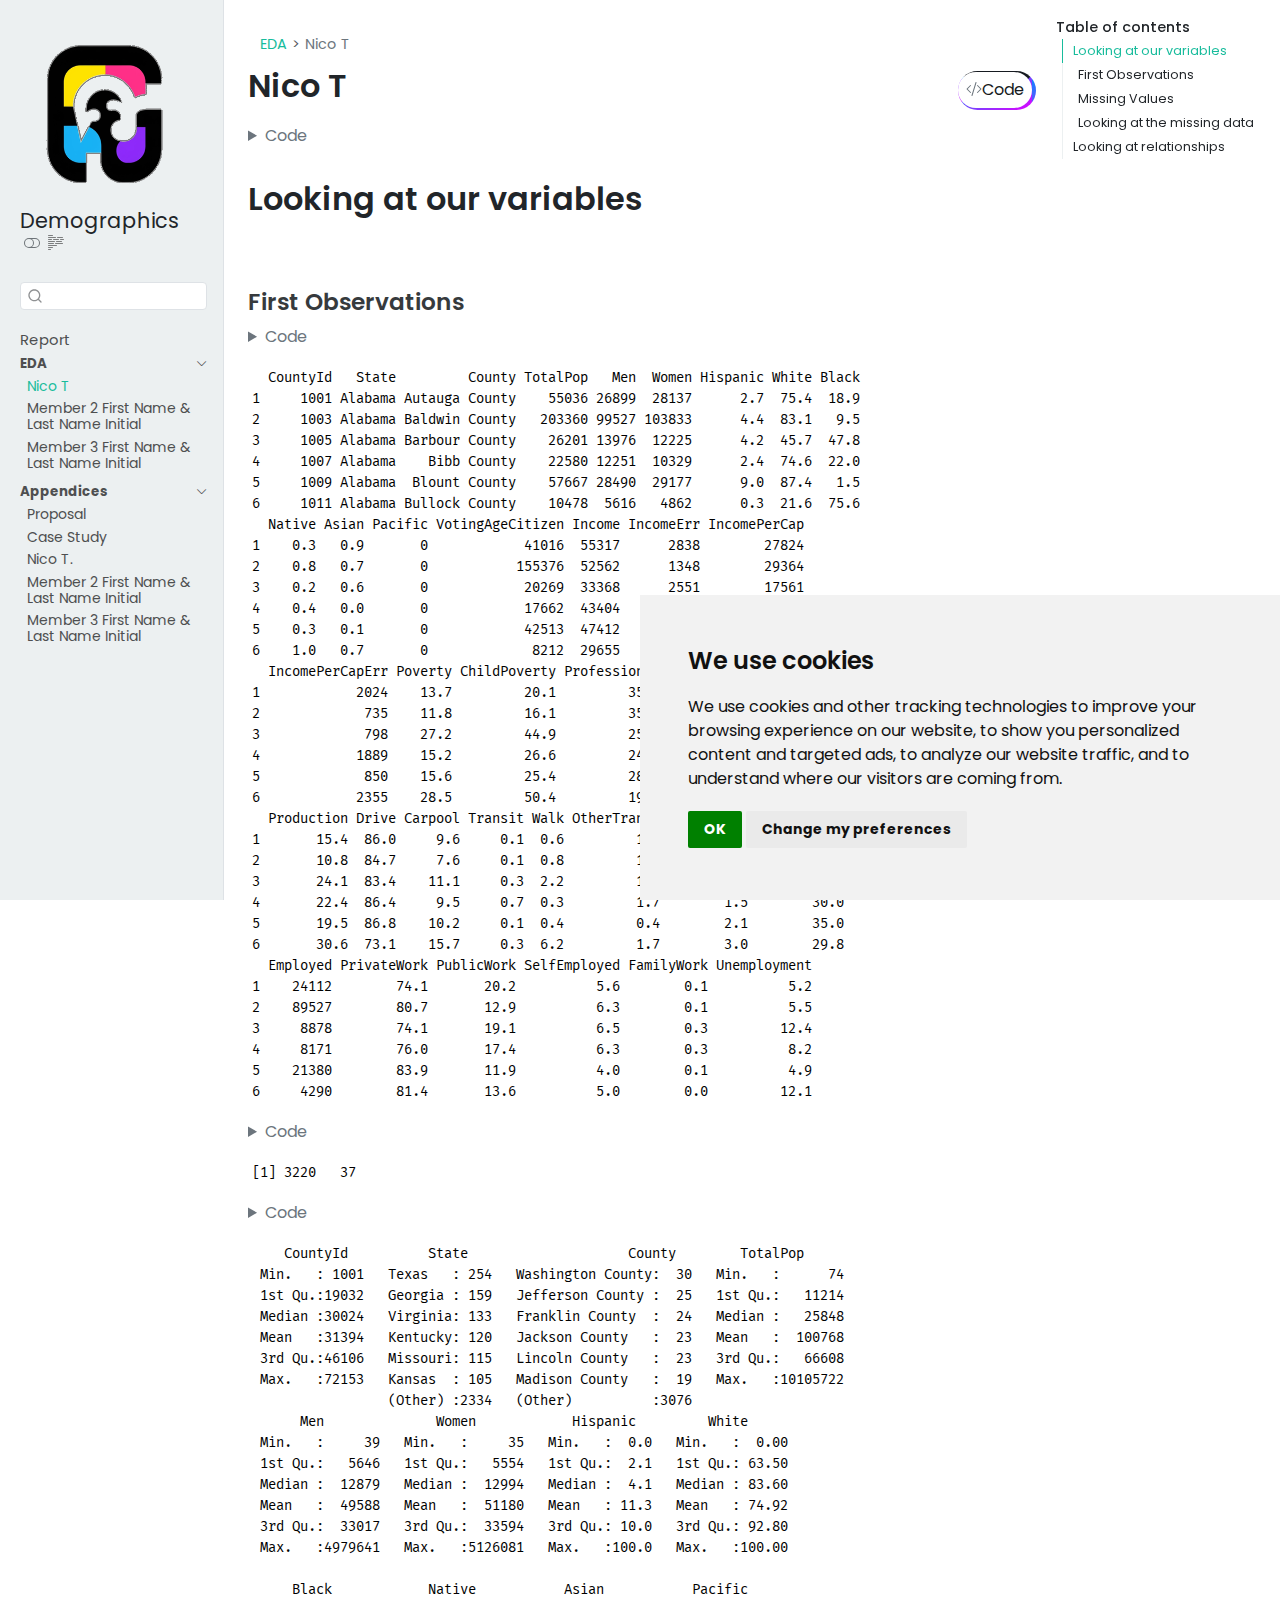
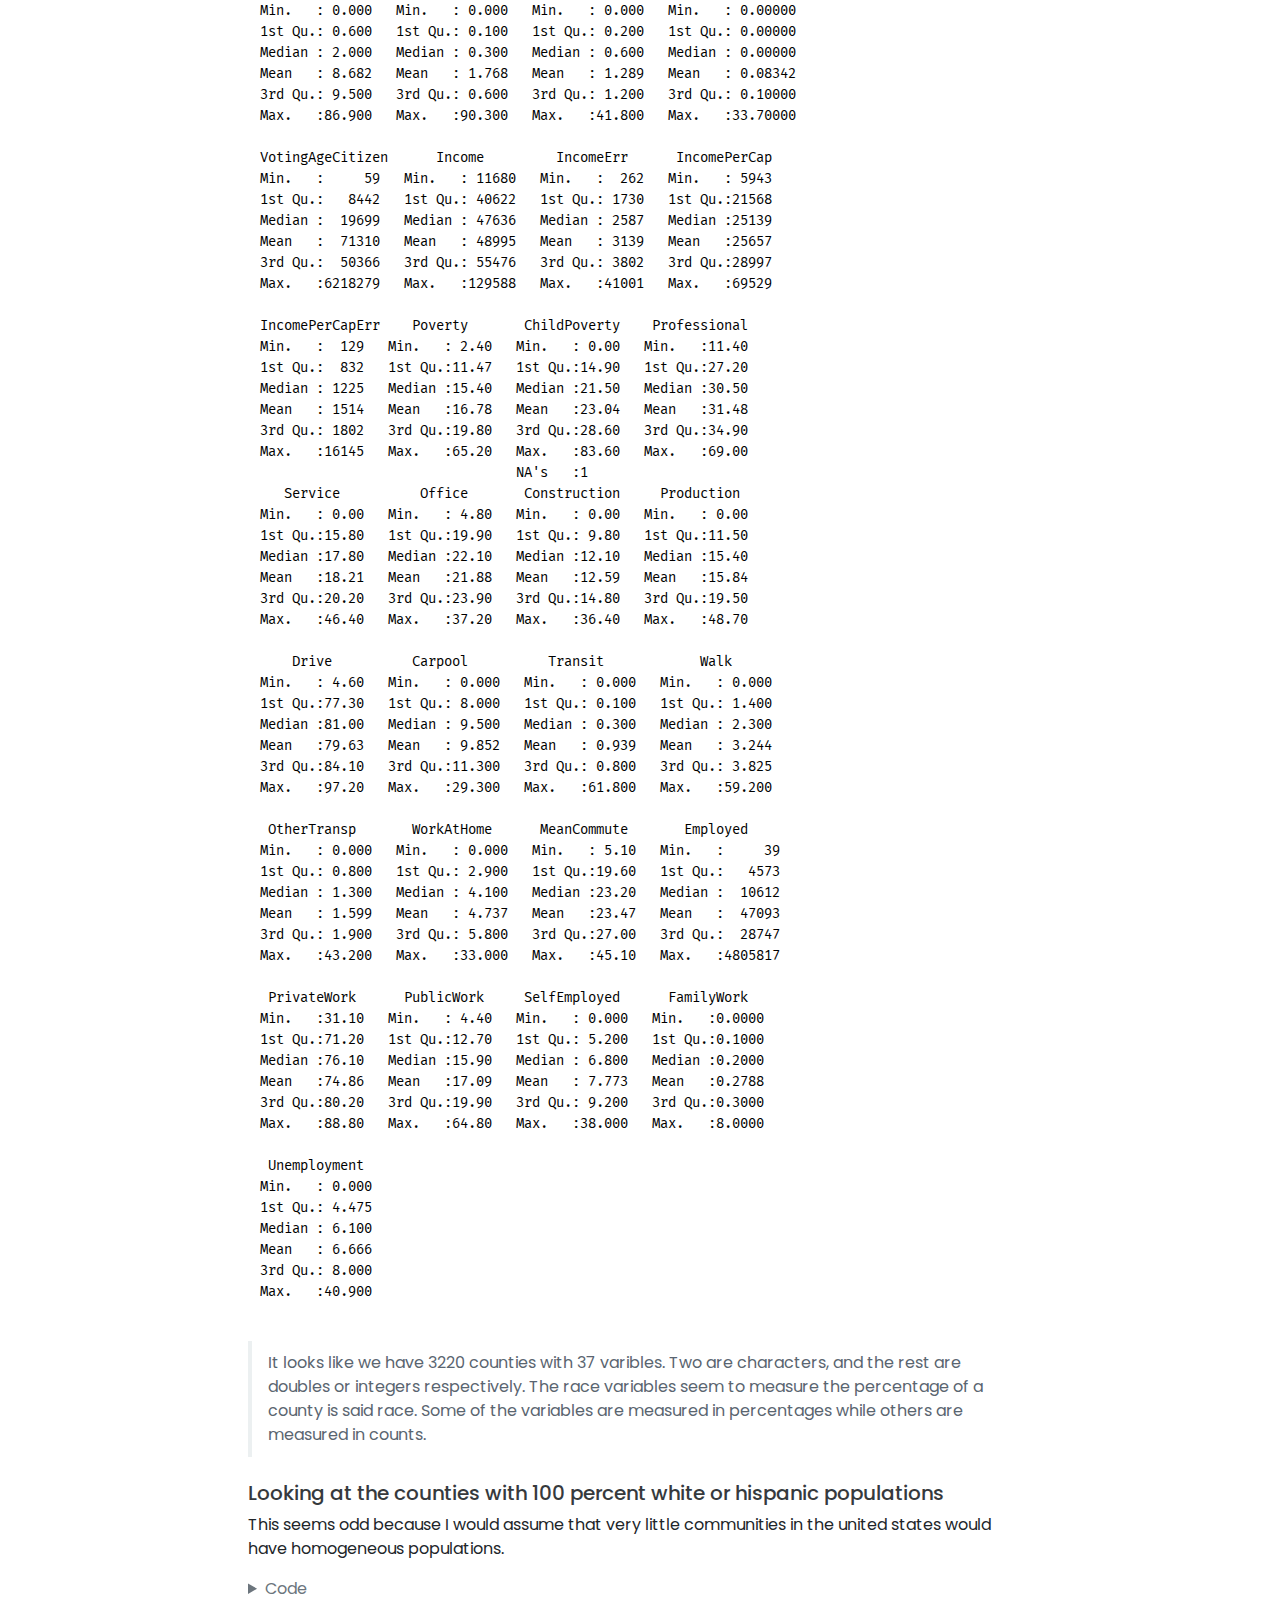
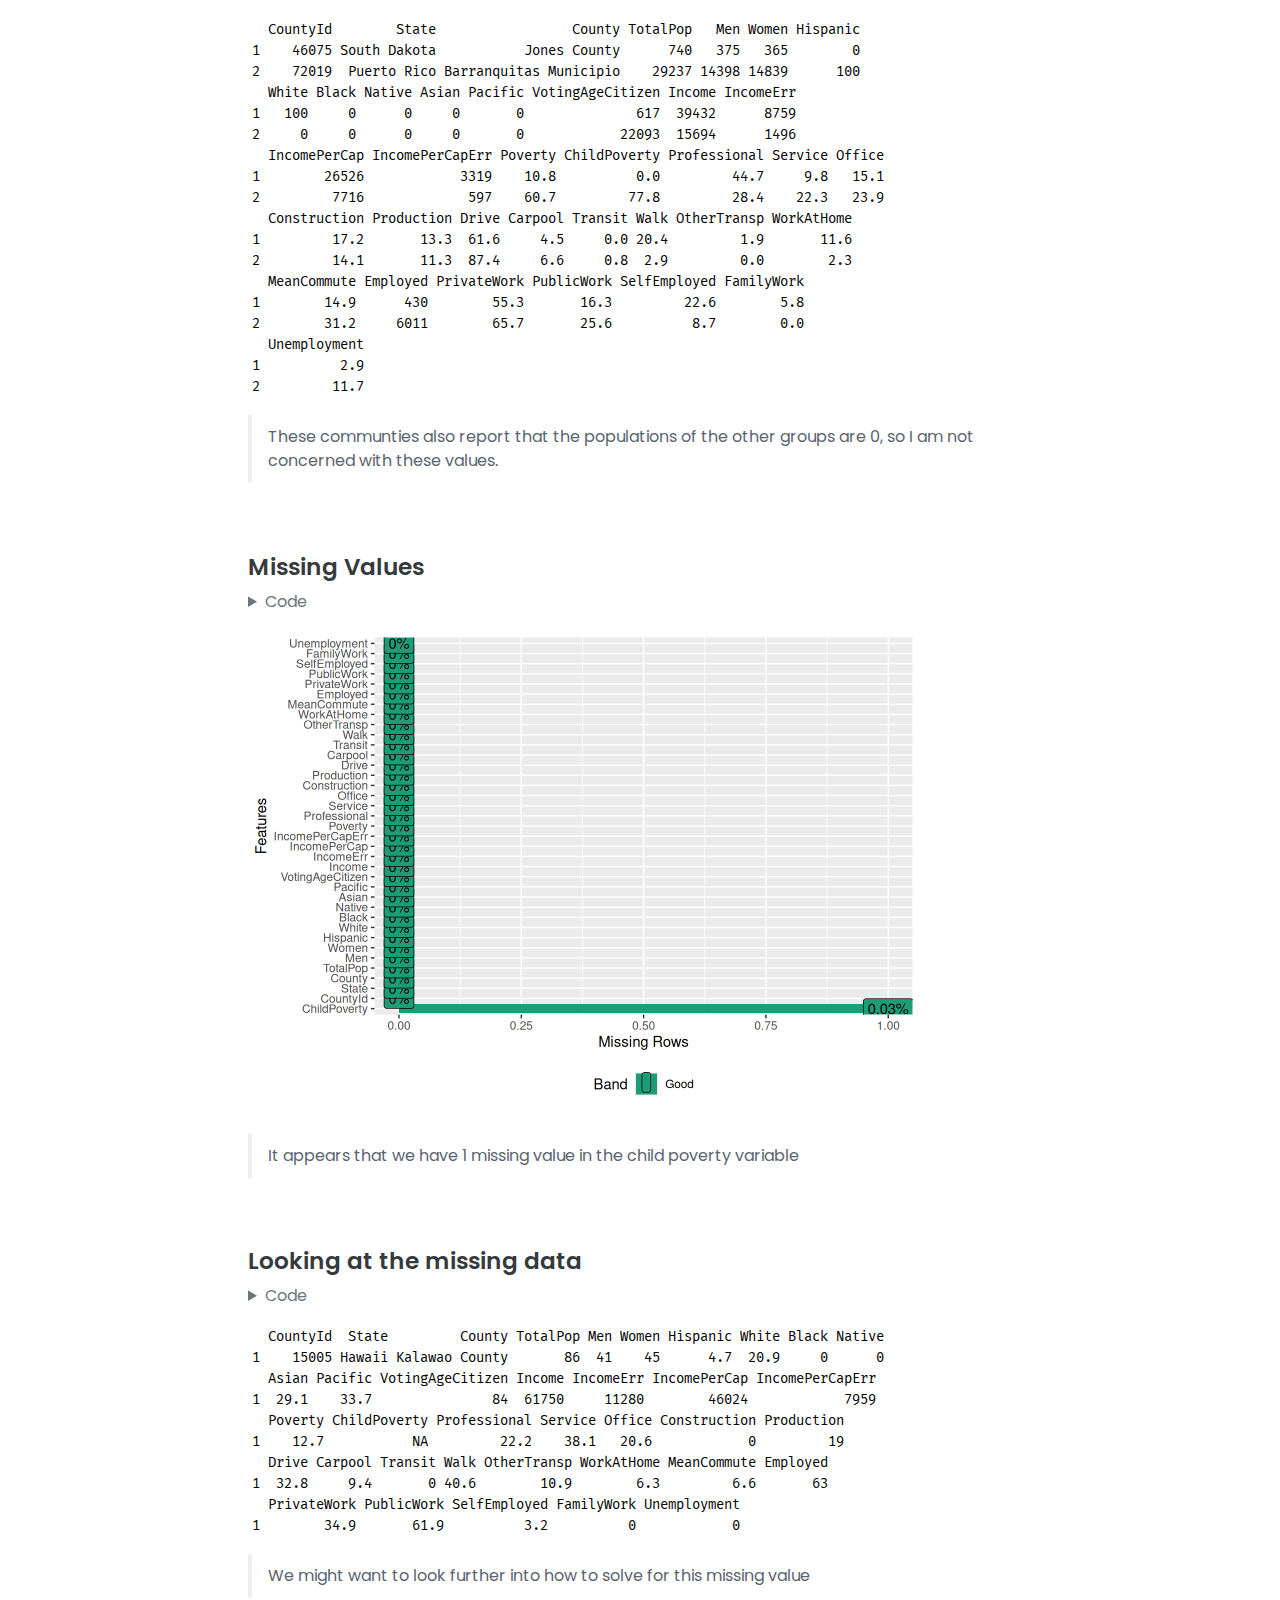
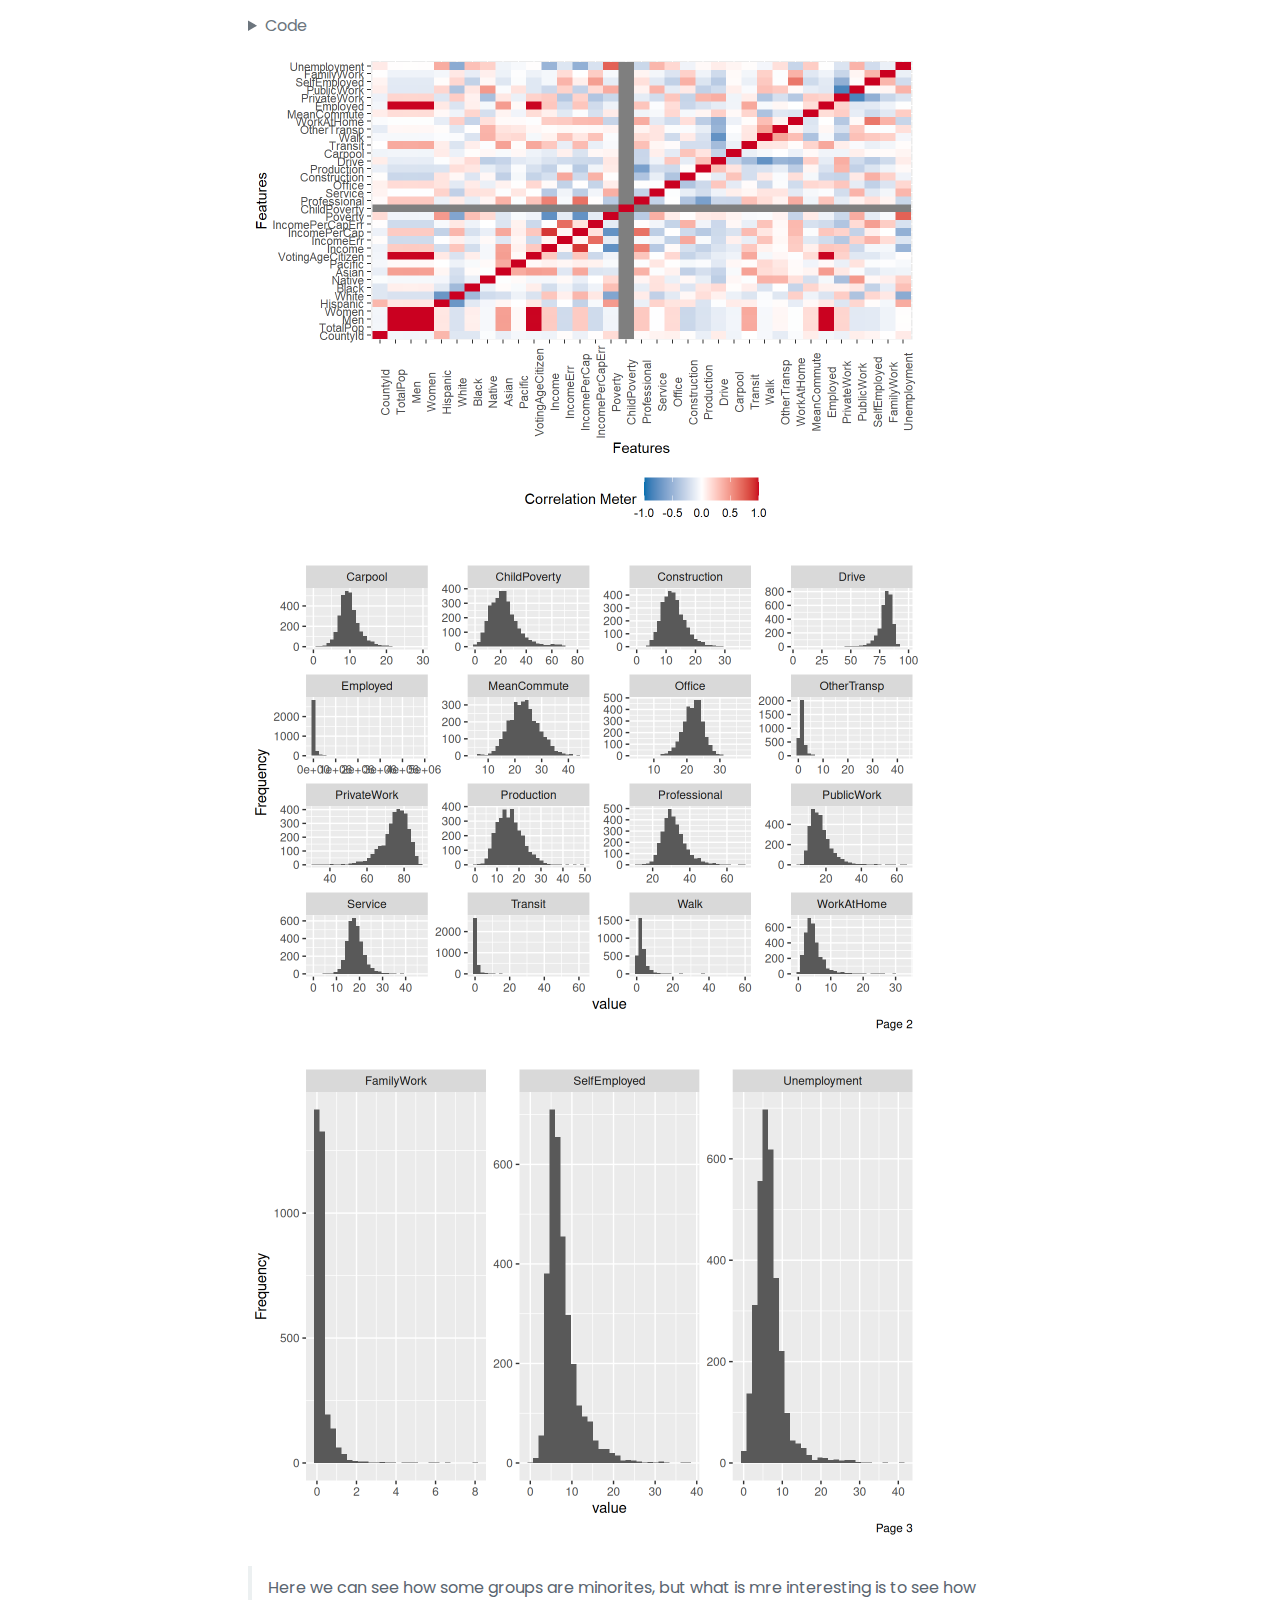
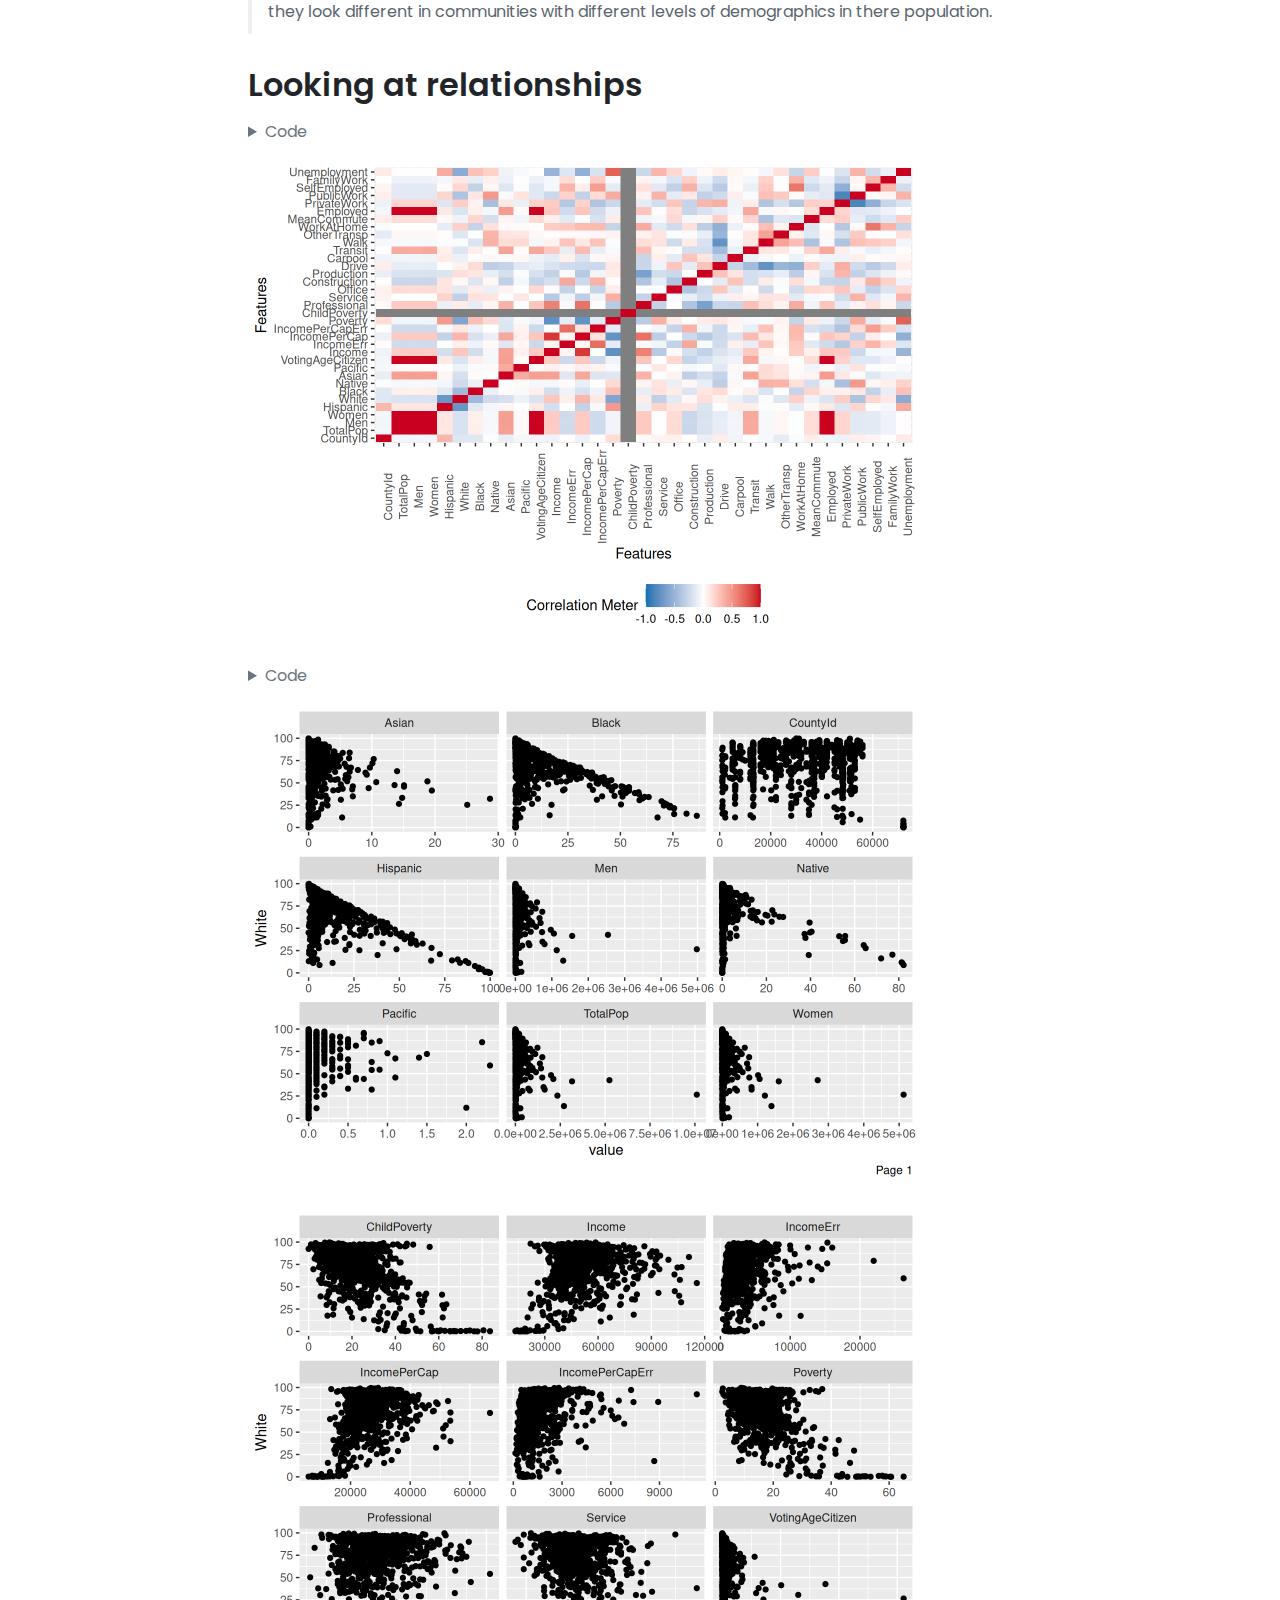
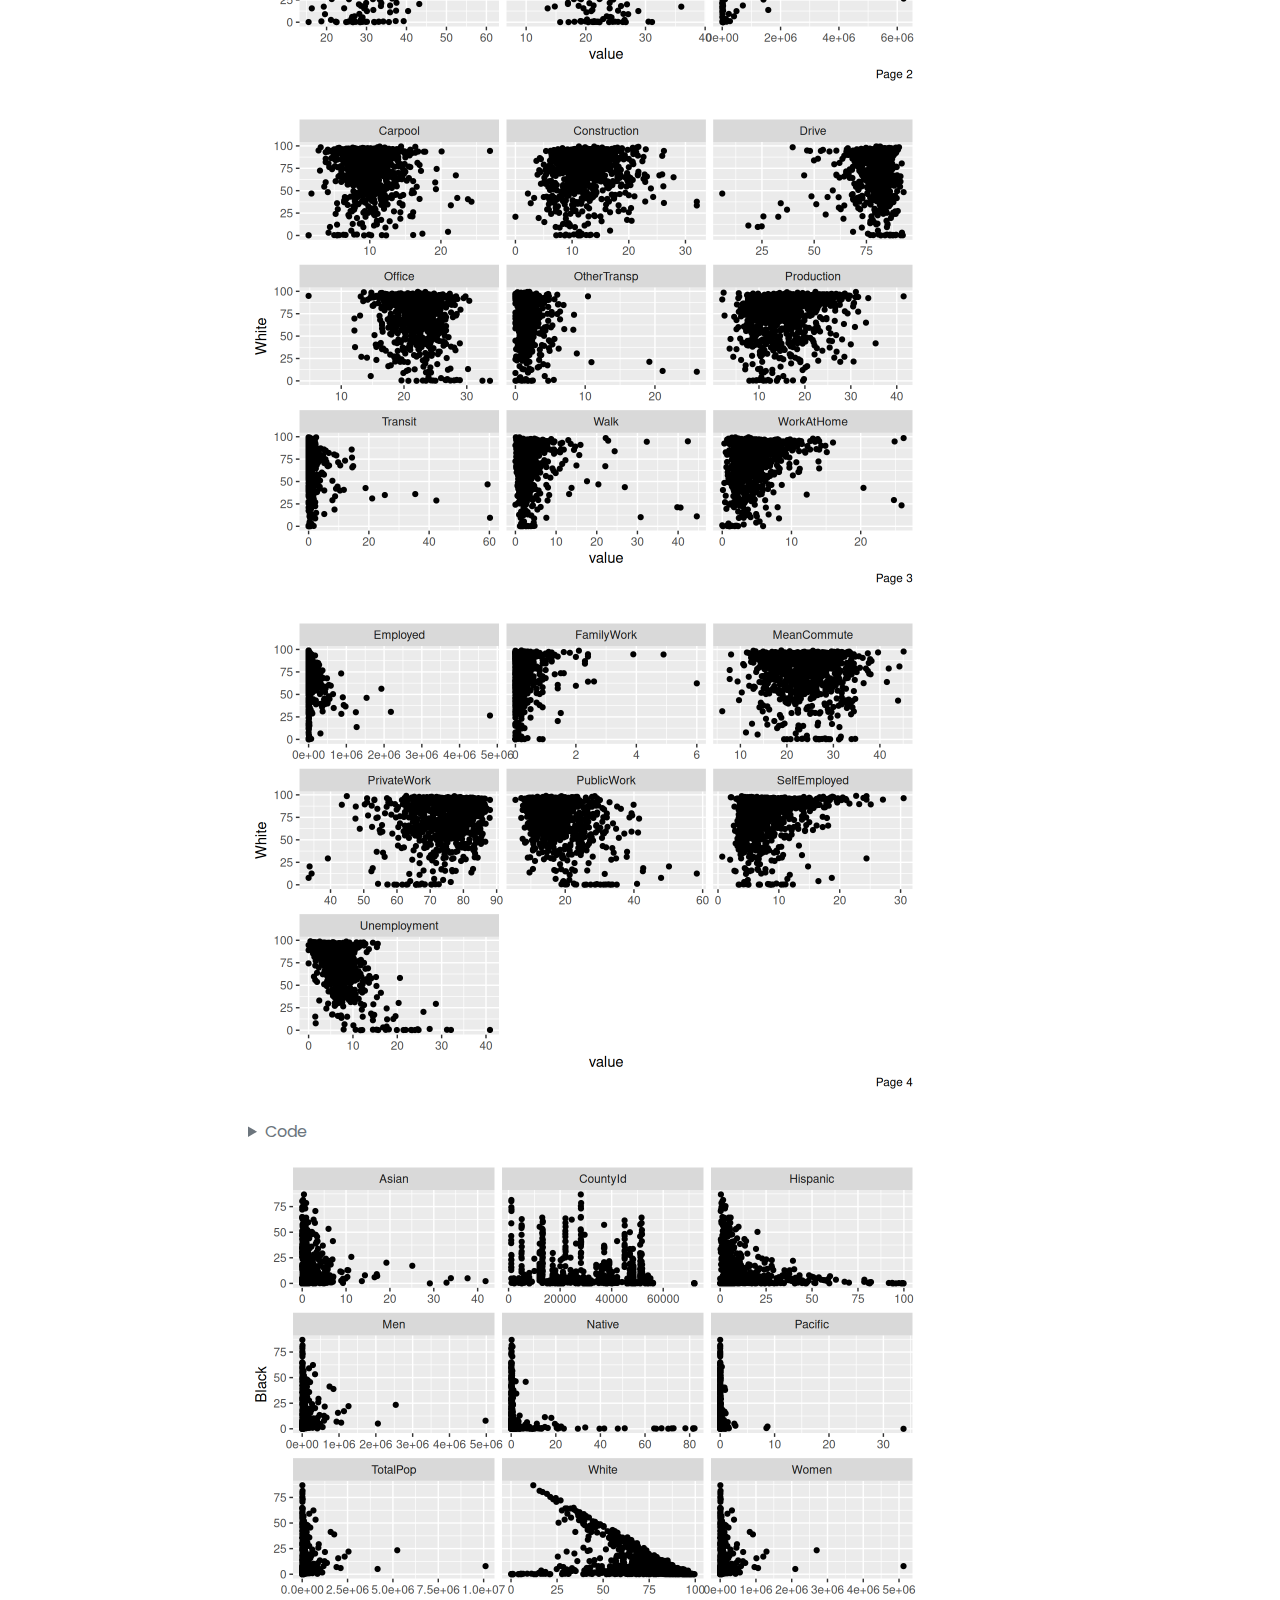
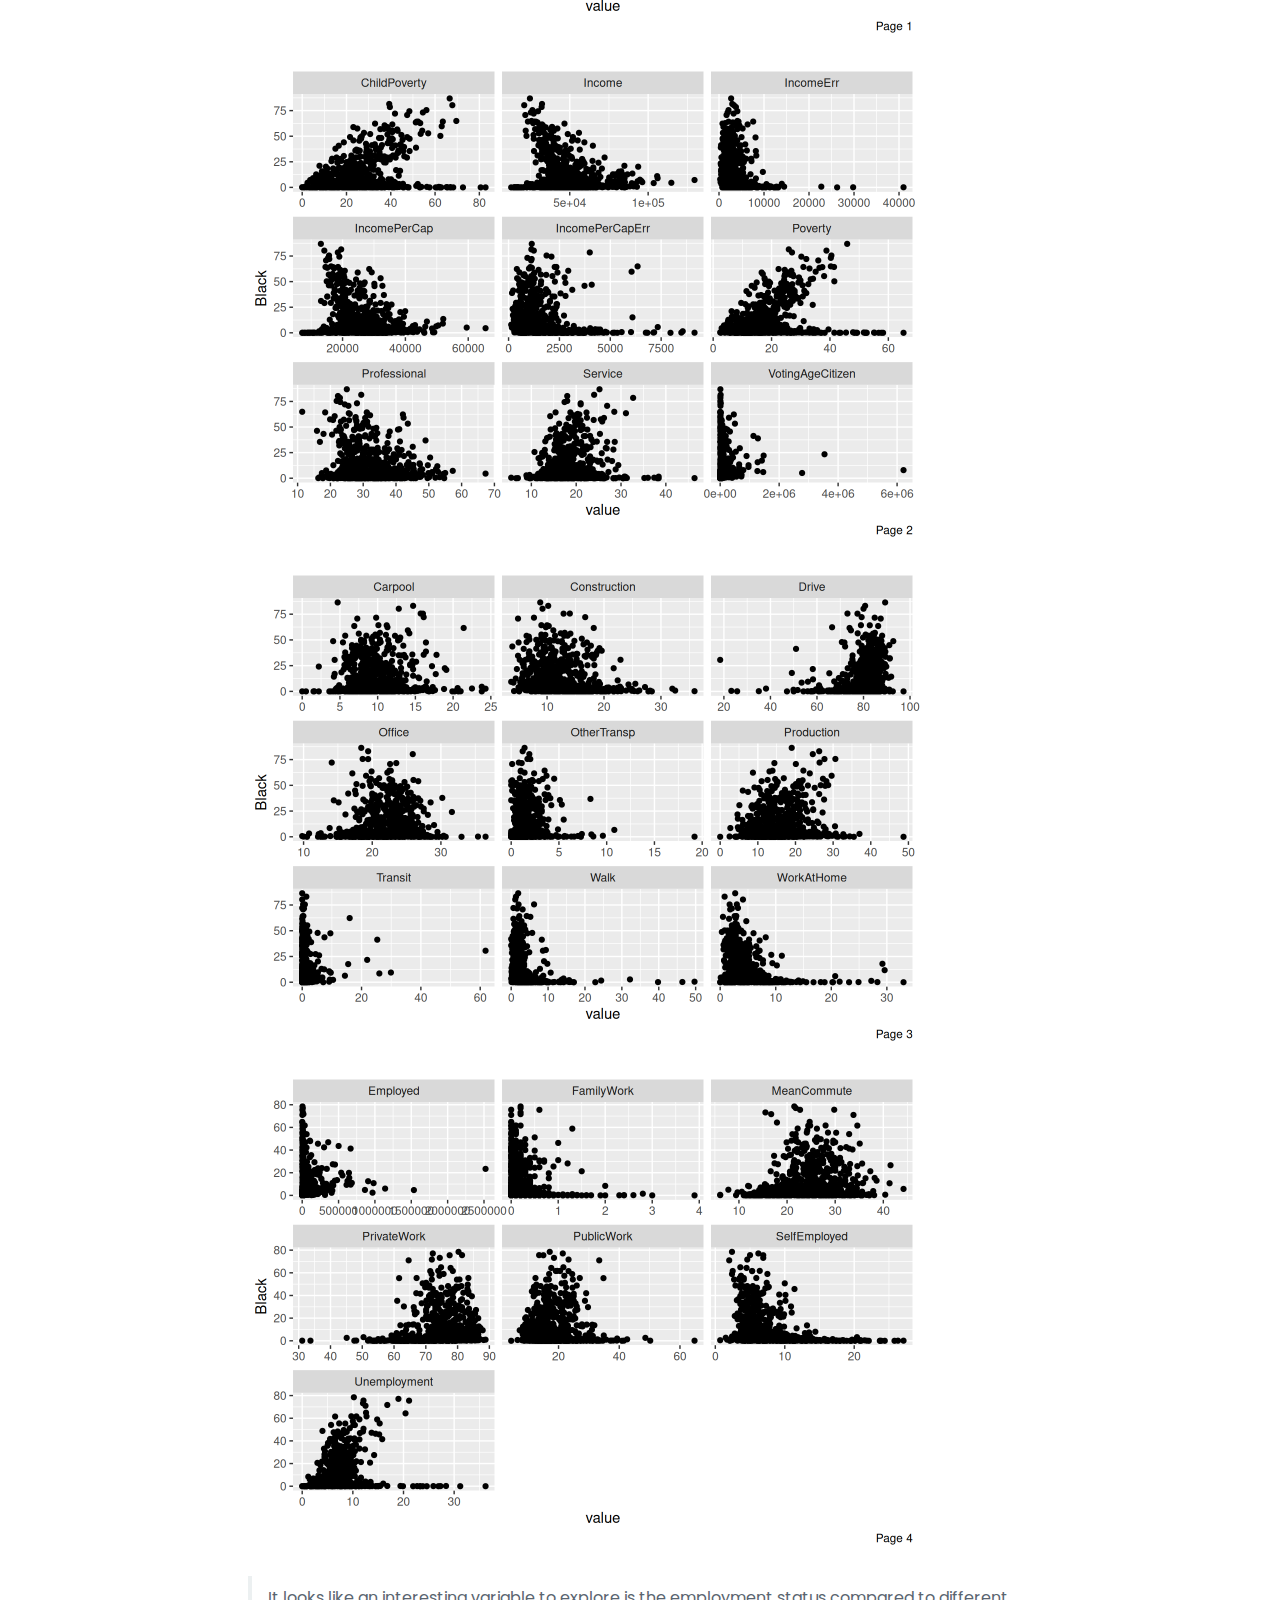
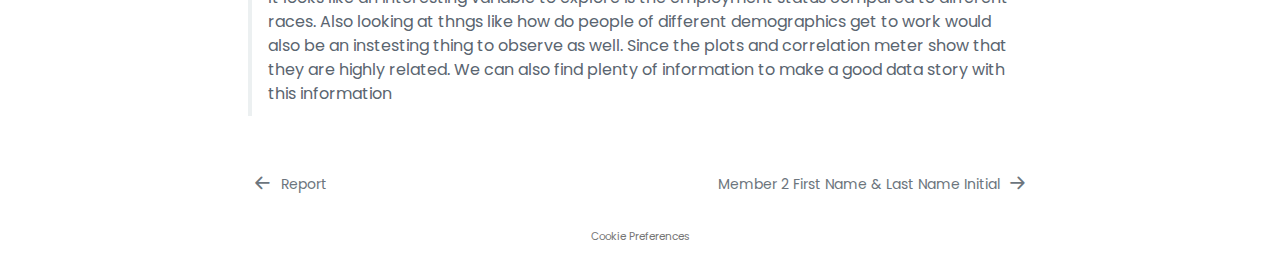
<file: eda/eda-member1.html>
<!DOCTYPE html>
<html xmlns="http://www.w3.org/1999/xhtml" lang="en" xml:lang="en"><head>

<meta charset="utf-8">
<meta name="generator" content="quarto-1.8.26">

<meta name="viewport" content="width=device-width, initial-scale=1.0, user-scalable=yes">


<title>Nico T – Breaking Down Demographics</title>
<style>
code{white-space: pre-wrap;}
span.smallcaps{font-variant: small-caps;}
div.columns{display: flex; gap: min(4vw, 1.5em);}
div.column{flex: auto; overflow-x: auto;}
div.hanging-indent{margin-left: 1.5em; text-indent: -1.5em;}
ul.task-list{list-style: none;}
ul.task-list li input[type="checkbox"] {
  width: 0.8em;
  margin: 0 0.8em 0.2em -1em; /* quarto-specific, see https://github.com/quarto-dev/quarto-cli/issues/4556 */ 
  vertical-align: middle;
}
/* CSS for syntax highlighting */
html { -webkit-text-size-adjust: 100%; }
pre > code.sourceCode { white-space: pre; position: relative; }
pre > code.sourceCode > span { display: inline-block; line-height: 1.25; }
pre > code.sourceCode > span:empty { height: 1.2em; }
.sourceCode { overflow: visible; }
code.sourceCode > span { color: inherit; text-decoration: inherit; }
div.sourceCode { margin: 1em 0; }
pre.sourceCode { margin: 0; }
@media screen {
div.sourceCode { overflow: auto; }
}
@media print {
pre > code.sourceCode { white-space: pre-wrap; }
pre > code.sourceCode > span { text-indent: -5em; padding-left: 5em; }
}
pre.numberSource code
  { counter-reset: source-line 0; }
pre.numberSource code > span
  { position: relative; left: -4em; counter-increment: source-line; }
pre.numberSource code > span > a:first-child::before
  { content: counter(source-line);
    position: relative; left: -1em; text-align: right; vertical-align: baseline;
    border: none; display: inline-block;
    -webkit-touch-callout: none; -webkit-user-select: none;
    -khtml-user-select: none; -moz-user-select: none;
    -ms-user-select: none; user-select: none;
    padding: 0 4px; width: 4em;
  }
pre.numberSource { margin-left: 3em;  padding-left: 4px; }
div.sourceCode
  {   }
@media screen {
pre > code.sourceCode > span > a:first-child::before { text-decoration: underline; }
}
</style>


<script src="../site_libs/quarto-nav/quarto-nav.js"></script>
<script src="../site_libs/clipboard/clipboard.min.js"></script>
<script src="../site_libs/quarto-search/autocomplete.umd.js"></script>
<script src="../site_libs/quarto-search/fuse.min.js"></script>
<script src="../site_libs/quarto-search/quarto-search.js"></script>
<meta name="quarto:offset" content="../">
<link href="../eda/eda-member2.html" rel="next">
<link href="../index.html" rel="prev">
<script src="../site_libs/cookie-consent/cookie-consent.js"></script>
<link href="../site_libs/cookie-consent/cookie-consent.css" rel="stylesheet">
<script src="../site_libs/quarto-html/quarto.js" type="module"></script>
<script src="../site_libs/quarto-html/tabsets/tabsets.js" type="module"></script>
<script src="../site_libs/quarto-html/axe/axe-check.js" type="module"></script>
<script src="../site_libs/quarto-html/popper.min.js"></script>
<script src="../site_libs/quarto-html/tippy.umd.min.js"></script>
<script src="../site_libs/quarto-html/anchor.min.js"></script>
<link href="../site_libs/quarto-html/tippy.css" rel="stylesheet">
<link href="../site_libs/quarto-html/quarto-syntax-highlighting-587c61ba64f3a5504c4d52d930310e48.css" rel="stylesheet" class="quarto-color-scheme" id="quarto-text-highlighting-styles">
<link href="../site_libs/quarto-html/quarto-syntax-highlighting-dark-b758ccaa5987ceb1b75504551e579abf.css" rel="stylesheet" class="quarto-color-scheme quarto-color-alternate" id="quarto-text-highlighting-styles">
<link href="../site_libs/quarto-html/quarto-syntax-highlighting-587c61ba64f3a5504c4d52d930310e48.css" rel="stylesheet" class="quarto-color-scheme-extra" id="quarto-text-highlighting-styles">
<script src="../site_libs/bootstrap/bootstrap.min.js"></script>
<link href="../site_libs/bootstrap/bootstrap-icons.css" rel="stylesheet">
<link href="../site_libs/bootstrap/bootstrap-9b1847abd3ec06048644e6b60dd9ba1a.min.css" rel="stylesheet" append-hash="true" class="quarto-color-scheme" id="quarto-bootstrap" data-mode="light">
<link href="../site_libs/bootstrap/bootstrap-dark-ce42c4983bbcb54e3cad6d12d9547ed8.min.css" rel="stylesheet" append-hash="true" class="quarto-color-scheme quarto-color-alternate" id="quarto-bootstrap" data-mode="dark">
<link href="../site_libs/bootstrap/bootstrap-9b1847abd3ec06048644e6b60dd9ba1a.min.css" rel="stylesheet" append-hash="true" class="quarto-color-scheme-extra" id="quarto-bootstrap" data-mode="light">
<script id="quarto-search-options" type="application/json">{
  "location": "sidebar",
  "copy-button": false,
  "collapse-after": 3,
  "panel-placement": "start",
  "type": "textbox",
  "limit": 50,
  "keyboard-shortcut": [
    "f",
    "/",
    "s"
  ],
  "show-item-context": false,
  "language": {
    "search-no-results-text": "No results",
    "search-matching-documents-text": "matching documents",
    "search-copy-link-title": "Copy link to search",
    "search-hide-matches-text": "Hide additional matches",
    "search-more-match-text": "more match in this document",
    "search-more-matches-text": "more matches in this document",
    "search-clear-button-title": "Clear",
    "search-text-placeholder": "",
    "search-detached-cancel-button-title": "Cancel",
    "search-submit-button-title": "Submit",
    "search-label": "Search"
  }
}</script>

<script type="text/javascript" charset="UTF-8">
document.addEventListener('DOMContentLoaded', function () {
cookieconsent.run({
  "notice_banner_type":"simple",
  "consent_type":"implied",
  "palette":"light",
  "language":"en",
  "page_load_consent_levels":["strictly-necessary","functionality","tracking","targeting"],
  "notice_banner_reject_button_hide":false,
  "preferences_center_close_button_hide":false,
  "website_name":""
  ,
"language":"en"
  });
});
</script> 
  
<style>html{ scroll-behavior: smooth; }</style>


<link rel="stylesheet" href="../style/custom.css">
</head>

<body class="nav-sidebar docked quarto-light"><script id="quarto-html-before-body" type="application/javascript">
    const toggleBodyColorMode = (bsSheetEl) => {
      const mode = bsSheetEl.getAttribute("data-mode");
      const bodyEl = window.document.querySelector("body");
      if (mode === "dark") {
        bodyEl.classList.add("quarto-dark");
        bodyEl.classList.remove("quarto-light");
      } else {
        bodyEl.classList.add("quarto-light");
        bodyEl.classList.remove("quarto-dark");
      }
    }
    const toggleBodyColorPrimary = () => {
      const bsSheetEl = window.document.querySelector("link#quarto-bootstrap:not([rel=disabled-stylesheet])");
      if (bsSheetEl) {
        toggleBodyColorMode(bsSheetEl);
      }
    }
    const setColorSchemeToggle = (alternate) => {
      const toggles = window.document.querySelectorAll('.quarto-color-scheme-toggle');
      for (let i=0; i < toggles.length; i++) {
        const toggle = toggles[i];
        if (toggle) {
          if (alternate) {
            toggle.classList.add("alternate");
          } else {
            toggle.classList.remove("alternate");
          }
        }
      }
    };
    const toggleColorMode = (alternate) => {
      // Switch the stylesheets
      const primaryStylesheets = window.document.querySelectorAll('link.quarto-color-scheme:not(.quarto-color-alternate)');
      const alternateStylesheets = window.document.querySelectorAll('link.quarto-color-scheme.quarto-color-alternate');
      manageTransitions('#quarto-margin-sidebar .nav-link', false);
      if (alternate) {
        // note: dark is layered on light, we don't disable primary!
        enableStylesheet(alternateStylesheets);
        for (const sheetNode of alternateStylesheets) {
          if (sheetNode.id === "quarto-bootstrap") {
            toggleBodyColorMode(sheetNode);
          }
        }
      } else {
        disableStylesheet(alternateStylesheets);
        enableStylesheet(primaryStylesheets)
        toggleBodyColorPrimary();
      }
      manageTransitions('#quarto-margin-sidebar .nav-link', true);
      // Switch the toggles
      setColorSchemeToggle(alternate)
      // Hack to workaround the fact that safari doesn't
      // properly recolor the scrollbar when toggling (#1455)
      if (navigator.userAgent.indexOf('Safari') > 0 && navigator.userAgent.indexOf('Chrome') == -1) {
        manageTransitions("body", false);
        window.scrollTo(0, 1);
        setTimeout(() => {
          window.scrollTo(0, 0);
          manageTransitions("body", true);
        }, 40);
      }
    }
    const disableStylesheet = (stylesheets) => {
      for (let i=0; i < stylesheets.length; i++) {
        const stylesheet = stylesheets[i];
        stylesheet.rel = 'disabled-stylesheet';
      }
    }
    const enableStylesheet = (stylesheets) => {
      for (let i=0; i < stylesheets.length; i++) {
        const stylesheet = stylesheets[i];
        if(stylesheet.rel !== 'stylesheet') { // for Chrome, which will still FOUC without this check
          stylesheet.rel = 'stylesheet';
        }
      }
    }
    const manageTransitions = (selector, allowTransitions) => {
      const els = window.document.querySelectorAll(selector);
      for (let i=0; i < els.length; i++) {
        const el = els[i];
        if (allowTransitions) {
          el.classList.remove('notransition');
        } else {
          el.classList.add('notransition');
        }
      }
    }
    const isFileUrl = () => {
      return window.location.protocol === 'file:';
    }
    const hasAlternateSentinel = () => {
      let styleSentinel = getColorSchemeSentinel();
      if (styleSentinel !== null) {
        return styleSentinel === "alternate";
      } else {
        return false;
      }
    }
    const setStyleSentinel = (alternate) => {
      const value = alternate ? "alternate" : "default";
      if (!isFileUrl()) {
        window.localStorage.setItem("quarto-color-scheme", value);
      } else {
        localAlternateSentinel = value;
      }
    }
    const getColorSchemeSentinel = () => {
      if (!isFileUrl()) {
        const storageValue = window.localStorage.getItem("quarto-color-scheme");
        return storageValue != null ? storageValue : localAlternateSentinel;
      } else {
        return localAlternateSentinel;
      }
    }
    const toggleGiscusIfUsed = (isAlternate, darkModeDefault) => {
      const baseTheme = document.querySelector('#giscus-base-theme')?.value ?? 'light';
      const alternateTheme = document.querySelector('#giscus-alt-theme')?.value ?? 'dark';
      let newTheme = '';
      if(authorPrefersDark) {
        newTheme = isAlternate ? baseTheme : alternateTheme;
      } else {
        newTheme = isAlternate ? alternateTheme : baseTheme;
      }
      const changeGiscusTheme = () => {
        // From: https://github.com/giscus/giscus/issues/336
        const sendMessage = (message) => {
          const iframe = document.querySelector('iframe.giscus-frame');
          if (!iframe) return;
          iframe.contentWindow.postMessage({ giscus: message }, 'https://giscus.app');
        }
        sendMessage({
          setConfig: {
            theme: newTheme
          }
        });
      }
      const isGiscussLoaded = window.document.querySelector('iframe.giscus-frame') !== null;
      if (isGiscussLoaded) {
        changeGiscusTheme();
      }
    };
    const authorPrefersDark = false;
    const darkModeDefault = authorPrefersDark;
      document.querySelector('link#quarto-text-highlighting-styles.quarto-color-scheme-extra').rel = 'disabled-stylesheet';
      document.querySelector('link#quarto-bootstrap.quarto-color-scheme-extra').rel = 'disabled-stylesheet';
    let localAlternateSentinel = darkModeDefault ? 'alternate' : 'default';
    // Dark / light mode switch
    window.quartoToggleColorScheme = () => {
      // Read the current dark / light value
      let toAlternate = !hasAlternateSentinel();
      toggleColorMode(toAlternate);
      setStyleSentinel(toAlternate);
      toggleGiscusIfUsed(toAlternate, darkModeDefault);
      window.dispatchEvent(new Event('resize'));
    };
    // Switch to dark mode if need be
    if (hasAlternateSentinel()) {
      toggleColorMode(true);
    } else {
      toggleColorMode(false);
    }
  </script>

<div id="quarto-search-results"></div>
  <header id="quarto-header" class="headroom fixed-top">
  <nav class="quarto-secondary-nav">
    <div class="container-fluid d-flex">
      <button type="button" class="quarto-btn-toggle btn" data-bs-toggle="collapse" role="button" data-bs-target=".quarto-sidebar-collapse-item" aria-controls="quarto-sidebar" aria-expanded="false" aria-label="Toggle sidebar navigation" onclick="if (window.quartoToggleHeadroom) { window.quartoToggleHeadroom(); }">
        <i class="bi bi-layout-text-sidebar-reverse"></i>
      </button>
        <nav class="quarto-page-breadcrumbs" aria-label="breadcrumb"><ol class="breadcrumb"><li class="breadcrumb-item"><a href="../eda/eda-member1.html">EDA</a></li><li class="breadcrumb-item"><a href="../eda/eda-member1.html"><span class="chapter-title">Nico T</span></a></li></ol></nav>
        <a class="flex-grow-1" role="navigation" data-bs-toggle="collapse" data-bs-target=".quarto-sidebar-collapse-item" aria-controls="quarto-sidebar" aria-expanded="false" aria-label="Toggle sidebar navigation" onclick="if (window.quartoToggleHeadroom) { window.quartoToggleHeadroom(); }">      
        </a>
      <button type="button" class="btn quarto-search-button" aria-label="Search" onclick="window.quartoOpenSearch();">
        <i class="bi bi-search"></i>
      </button>
    </div>
  </nav>
</header>
<!-- content -->
<div id="quarto-content" class="quarto-container page-columns page-rows-contents page-layout-full">
<!-- sidebar -->
  <nav id="quarto-sidebar" class="sidebar collapse collapse-horizontal quarto-sidebar-collapse-item sidebar-navigation docked overflow-auto">
    <div class="pt-lg-2 mt-2 text-left sidebar-header sidebar-header-stacked">
      <a href="../index.html" class="sidebar-logo-link">
      <img src="../assets/sidebar-logo.png" alt="Random negative space illustration" class="sidebar-logo light-content py-0 d-lg-inline d-none">
      <img src="../assets/sidebar-logo.png" alt="Random negative space illustration" class="sidebar-logo dark-content py-0 d-lg-inline d-none">
      </a>
    <div class="sidebar-title mb-0 py-0">
      <a href="../">Demographics</a> 
        <div class="sidebar-tools-main">
  <a href="" class="quarto-color-scheme-toggle quarto-navigation-tool  px-1" onclick="window.quartoToggleColorScheme(); return false;" title="Toggle dark mode"><i class="bi"></i></a>
  <a href="" class="quarto-reader-toggle quarto-navigation-tool px-1" onclick="window.quartoToggleReader(); return false;" title="Toggle reader mode">
  <div class="quarto-reader-toggle-btn">
  <i class="bi"></i>
  </div>
</a>
</div>
    </div>
      </div>
        <div class="mt-2 flex-shrink-0 align-items-center">
        <div class="sidebar-search">
        <div id="quarto-search" class="" title="Search"></div>
        </div>
        </div>
    <div class="sidebar-menu-container"> 
    <ul class="list-unstyled mt-1">
        <li class="sidebar-item">
  <div class="sidebar-item-container"> 
  <a href="../index.html" class="sidebar-item-text sidebar-link"><span class="chapter-title">Report</span></a>
  </div>
</li>
        <li class="sidebar-item sidebar-item-section">
      <div class="sidebar-item-container"> 
            <a class="sidebar-item-text sidebar-link text-start" data-bs-toggle="collapse" data-bs-target="#quarto-sidebar-section-1" role="navigation" aria-expanded="true">
 <span class="menu-text">EDA</span></a>
          <a class="sidebar-item-toggle text-start" data-bs-toggle="collapse" data-bs-target="#quarto-sidebar-section-1" role="navigation" aria-expanded="true" aria-label="Toggle section">
            <i class="bi bi-chevron-right ms-2"></i>
          </a> 
      </div>
      <ul id="quarto-sidebar-section-1" class="collapse list-unstyled sidebar-section depth1 show">  
          <li class="sidebar-item">
  <div class="sidebar-item-container"> 
  <a href="../eda/eda-member1.html" class="sidebar-item-text sidebar-link active"><span class="chapter-title">Nico T</span></a>
  </div>
</li>
          <li class="sidebar-item">
  <div class="sidebar-item-container"> 
  <a href="../eda/eda-member2.html" class="sidebar-item-text sidebar-link"><span class="chapter-title">Member 2 First Name &amp; Last Name Initial</span></a>
  </div>
</li>
          <li class="sidebar-item">
  <div class="sidebar-item-container"> 
  <a href="../eda/eda-member3.html" class="sidebar-item-text sidebar-link"><span class="chapter-title">Member 3 First Name &amp; Last Name Initial</span></a>
  </div>
</li>
      </ul>
  </li>
        <li class="sidebar-item sidebar-item-section">
      <div class="sidebar-item-container"> 
            <a class="sidebar-item-text sidebar-link text-start" data-bs-toggle="collapse" data-bs-target="#quarto-sidebar-section-2" role="navigation" aria-expanded="true">
 <span class="menu-text">Appendices</span></a>
          <a class="sidebar-item-toggle text-start" data-bs-toggle="collapse" data-bs-target="#quarto-sidebar-section-2" role="navigation" aria-expanded="true" aria-label="Toggle section">
            <i class="bi bi-chevron-right ms-2"></i>
          </a> 
      </div>
      <ul id="quarto-sidebar-section-2" class="collapse list-unstyled sidebar-section depth1 show">  
          <li class="sidebar-item">
  <div class="sidebar-item-container"> 
  <a href="../appx/proposal.html" class="sidebar-item-text sidebar-link"><span class="chapter-title">Proposal</span></a>
  </div>
</li>
          <li class="sidebar-item">
  <div class="sidebar-item-container"> 
  <a href="../appx/case-study.html" class="sidebar-item-text sidebar-link"><span class="chapter-title">Case Study</span></a>
  </div>
</li>
          <li class="sidebar-item">
  <div class="sidebar-item-container"> 
  <a href="../wa/wa-member1.html" class="sidebar-item-text sidebar-link"><span class="chapter-title">Nico T.</span></a>
  </div>
</li>
          <li class="sidebar-item">
  <div class="sidebar-item-container"> 
  <a href="../wa/wa-member2.html" class="sidebar-item-text sidebar-link"><span class="chapter-title">Member 2 First Name &amp; Last Name Initial</span></a>
  </div>
</li>
          <li class="sidebar-item">
  <div class="sidebar-item-container"> 
  <a href="../wa/wa-member3.html" class="sidebar-item-text sidebar-link"><span class="chapter-title">Member 3 First Name &amp; Last Name Initial</span></a>
  </div>
</li>
      </ul>
  </li>
    </ul>
    </div>
</nav>
<div id="quarto-sidebar-glass" class="quarto-sidebar-collapse-item" data-bs-toggle="collapse" data-bs-target=".quarto-sidebar-collapse-item"></div>
<!-- margin-sidebar -->
    <div id="quarto-margin-sidebar" class="sidebar margin-sidebar">
        <nav id="TOC" role="doc-toc" class="toc-active" data-toc-expanded="99">
    <h2 id="toc-title">Table of contents</h2>
   
  <ul>
  <li><a href="#looking-at-our-variables" id="toc-looking-at-our-variables" class="nav-link active" data-scroll-target="#looking-at-our-variables">Looking at our variables</a>
  <ul class="collapse">
  <li><a href="#first-observations" id="toc-first-observations" class="nav-link" data-scroll-target="#first-observations">First Observations</a></li>
  <li><a href="#missing-values" id="toc-missing-values" class="nav-link" data-scroll-target="#missing-values">Missing Values</a></li>
  <li><a href="#looking-at-the-missing-data" id="toc-looking-at-the-missing-data" class="nav-link" data-scroll-target="#looking-at-the-missing-data">Looking at the missing data</a></li>
  </ul></li>
  <li><a href="#looking-at-relationships" id="toc-looking-at-relationships" class="nav-link" data-scroll-target="#looking-at-relationships">Looking at relationships</a></li>
  </ul>
</nav>
    </div>
<!-- main -->
<main class="content column-body" id="quarto-document-content">


<header id="title-block-header" class="quarto-title-block default"><nav class="quarto-page-breadcrumbs quarto-title-breadcrumbs d-none d-lg-block" aria-label="breadcrumb"><ol class="breadcrumb"><li class="breadcrumb-item"><a href="../eda/eda-member1.html">EDA</a></li><li class="breadcrumb-item"><a href="../eda/eda-member1.html"><span class="chapter-title">Nico T</span></a></li></ol></nav>
<div class="quarto-title">
<div class="quarto-title-block"><div><h1 class="title"><span class="chapter-title">Nico T</span></h1><button type="button" class="btn code-tools-button dropdown-toggle" id="quarto-code-tools-menu" data-bs-toggle="dropdown" aria-expanded="false"><i class="bi"></i> Code</button><ul class="dropdown-menu dropdown-menu-end" aria-labelelledby="quarto-code-tools-menu"><li><a id="quarto-show-all-code" class="dropdown-item" href="javascript:void(0)" role="button">Show All Code</a></li><li><a id="quarto-hide-all-code" class="dropdown-item" href="javascript:void(0)" role="button">Hide All Code</a></li><li><hr class="dropdown-divider"></li><li><a id="quarto-view-source" class="dropdown-item" href="javascript:void(0)" role="button">View Source</a></li></ul></div></div>
</div>



<div class="quarto-title-meta column-body">

    
  
    
  </div>
  


</header>


<div class="cell">
<details class="code-fold">
<summary>Code</summary>
<div class="code-copy-outer-scaffold"><div class="sourceCode cell-code" id="cb1"><pre class="sourceCode numberSource r number-lines code-with-copy"><code class="sourceCode r"><span id="cb1-1"><a href="#cb1-1"></a><span class="co"># Importing libraries and data set</span></span>
<span id="cb1-2"><a href="#cb1-2"></a><span class="fu">library</span>(tidyverse)</span>
<span id="cb1-3"><a href="#cb1-3"></a><span class="fu">library</span>(DataExplorer)</span>
<span id="cb1-4"><a href="#cb1-4"></a><span class="fu">library</span>(gtsummary)</span>
<span id="cb1-5"><a href="#cb1-5"></a>demographics <span class="ot">&lt;-</span> <span class="fu">read.csv</span>(<span class="st">"../data/raw/data1/acs2017_county_data.csv"</span>)</span></code></pre></div><button title="Copy to Clipboard" class="code-copy-button"><i class="bi"></i></button></div>
</details>
</div>
<section id="looking-at-our-variables" class="level1">
<h1>Looking at our variables</h1>
<section id="first-observations" class="level3">
<h3 class="anchored" data-anchor-id="first-observations">First Observations</h3>
<div class="cell">
<details class="code-fold">
<summary>Code</summary>
<div class="code-copy-outer-scaffold"><div class="sourceCode cell-code" id="cb2"><pre class="sourceCode numberSource r number-lines code-with-copy"><code class="sourceCode r"><span id="cb2-1"><a href="#cb2-1"></a><span class="fu">head</span>(demographics)</span></code></pre></div><button title="Copy to Clipboard" class="code-copy-button"><i class="bi"></i></button></div>
</details>
<div class="cell-output cell-output-stdout">
<pre><code>  CountyId   State         County TotalPop   Men  Women Hispanic White Black
1     1001 Alabama Autauga County    55036 26899  28137      2.7  75.4  18.9
2     1003 Alabama Baldwin County   203360 99527 103833      4.4  83.1   9.5
3     1005 Alabama Barbour County    26201 13976  12225      4.2  45.7  47.8
4     1007 Alabama    Bibb County    22580 12251  10329      2.4  74.6  22.0
5     1009 Alabama  Blount County    57667 28490  29177      9.0  87.4   1.5
6     1011 Alabama Bullock County    10478  5616   4862      0.3  21.6  75.6
  Native Asian Pacific VotingAgeCitizen Income IncomeErr IncomePerCap
1    0.3   0.9       0            41016  55317      2838        27824
2    0.8   0.7       0           155376  52562      1348        29364
3    0.2   0.6       0            20269  33368      2551        17561
4    0.4   0.0       0            17662  43404      3431        20911
5    0.3   0.1       0            42513  47412      2630        22021
6    1.0   0.7       0             8212  29655      5376        20856
  IncomePerCapErr Poverty ChildPoverty Professional Service Office Construction
1            2024    13.7         20.1         35.3    18.0   23.2          8.1
2             735    11.8         16.1         35.7    18.2   25.6          9.7
3             798    27.2         44.9         25.0    16.8   22.6         11.5
4            1889    15.2         26.6         24.4    17.6   19.7         15.9
5             850    15.6         25.4         28.5    12.9   23.3         15.8
6            2355    28.5         50.4         19.7    17.1   18.6         14.0
  Production Drive Carpool Transit Walk OtherTransp WorkAtHome MeanCommute
1       15.4  86.0     9.6     0.1  0.6         1.3        2.5        25.8
2       10.8  84.7     7.6     0.1  0.8         1.1        5.6        27.0
3       24.1  83.4    11.1     0.3  2.2         1.7        1.3        23.4
4       22.4  86.4     9.5     0.7  0.3         1.7        1.5        30.0
5       19.5  86.8    10.2     0.1  0.4         0.4        2.1        35.0
6       30.6  73.1    15.7     0.3  6.2         1.7        3.0        29.8
  Employed PrivateWork PublicWork SelfEmployed FamilyWork Unemployment
1    24112        74.1       20.2          5.6        0.1          5.2
2    89527        80.7       12.9          6.3        0.1          5.5
3     8878        74.1       19.1          6.5        0.3         12.4
4     8171        76.0       17.4          6.3        0.3          8.2
5    21380        83.9       11.9          4.0        0.1          4.9
6     4290        81.4       13.6          5.0        0.0         12.1</code></pre>
</div>
<details class="code-fold">
<summary>Code</summary>
<div class="code-copy-outer-scaffold"><div class="sourceCode cell-code" id="cb4"><pre class="sourceCode numberSource r number-lines code-with-copy"><code class="sourceCode r"><span id="cb4-1"><a href="#cb4-1"></a><span class="fu">dim</span>(demographics)</span></code></pre></div><button title="Copy to Clipboard" class="code-copy-button"><i class="bi"></i></button></div>
</details>
<div class="cell-output cell-output-stdout">
<pre><code>[1] 3220   37</code></pre>
</div>
</div>
<div class="cell">
<details class="code-fold">
<summary>Code</summary>
<div class="code-copy-outer-scaffold"><div class="sourceCode cell-code" id="cb6"><pre class="sourceCode numberSource r number-lines code-with-copy"><code class="sourceCode r"><span id="cb6-1"><a href="#cb6-1"></a>demographics <span class="sc">%&gt;%</span></span>
<span id="cb6-2"><a href="#cb6-2"></a>   <span class="fu">mutate</span>(<span class="fu">across</span>(<span class="fu">where</span>(is.character), as.factor)) <span class="sc">%&gt;%</span> </span>
<span id="cb6-3"><a href="#cb6-3"></a>   <span class="fu">summary</span>()</span></code></pre></div><button title="Copy to Clipboard" class="code-copy-button"><i class="bi"></i></button></div>
</details>
<div class="cell-output cell-output-stdout">
<pre><code>    CountyId          State                    County        TotalPop       
 Min.   : 1001   Texas   : 254   Washington County:  30   Min.   :      74  
 1st Qu.:19032   Georgia : 159   Jefferson County :  25   1st Qu.:   11214  
 Median :30024   Virginia: 133   Franklin County  :  24   Median :   25848  
 Mean   :31394   Kentucky: 120   Jackson County   :  23   Mean   :  100768  
 3rd Qu.:46106   Missouri: 115   Lincoln County   :  23   3rd Qu.:   66608  
 Max.   :72153   Kansas  : 105   Madison County   :  19   Max.   :10105722  
                 (Other) :2334   (Other)          :3076                     
      Men              Women            Hispanic         White       
 Min.   :     39   Min.   :     35   Min.   :  0.0   Min.   :  0.00  
 1st Qu.:   5646   1st Qu.:   5554   1st Qu.:  2.1   1st Qu.: 63.50  
 Median :  12879   Median :  12994   Median :  4.1   Median : 83.60  
 Mean   :  49588   Mean   :  51180   Mean   : 11.3   Mean   : 74.92  
 3rd Qu.:  33017   3rd Qu.:  33594   3rd Qu.: 10.0   3rd Qu.: 92.80  
 Max.   :4979641   Max.   :5126081   Max.   :100.0   Max.   :100.00  
                                                                     
     Black            Native           Asian           Pacific        
 Min.   : 0.000   Min.   : 0.000   Min.   : 0.000   Min.   : 0.00000  
 1st Qu.: 0.600   1st Qu.: 0.100   1st Qu.: 0.200   1st Qu.: 0.00000  
 Median : 2.000   Median : 0.300   Median : 0.600   Median : 0.00000  
 Mean   : 8.682   Mean   : 1.768   Mean   : 1.289   Mean   : 0.08342  
 3rd Qu.: 9.500   3rd Qu.: 0.600   3rd Qu.: 1.200   3rd Qu.: 0.10000  
 Max.   :86.900   Max.   :90.300   Max.   :41.800   Max.   :33.70000  
                                                                      
 VotingAgeCitizen      Income         IncomeErr      IncomePerCap  
 Min.   :     59   Min.   : 11680   Min.   :  262   Min.   : 5943  
 1st Qu.:   8442   1st Qu.: 40622   1st Qu.: 1730   1st Qu.:21568  
 Median :  19699   Median : 47636   Median : 2587   Median :25139  
 Mean   :  71310   Mean   : 48995   Mean   : 3139   Mean   :25657  
 3rd Qu.:  50366   3rd Qu.: 55476   3rd Qu.: 3802   3rd Qu.:28997  
 Max.   :6218279   Max.   :129588   Max.   :41001   Max.   :69529  
                                                                   
 IncomePerCapErr    Poverty       ChildPoverty    Professional  
 Min.   :  129   Min.   : 2.40   Min.   : 0.00   Min.   :11.40  
 1st Qu.:  832   1st Qu.:11.47   1st Qu.:14.90   1st Qu.:27.20  
 Median : 1225   Median :15.40   Median :21.50   Median :30.50  
 Mean   : 1514   Mean   :16.78   Mean   :23.04   Mean   :31.48  
 3rd Qu.: 1802   3rd Qu.:19.80   3rd Qu.:28.60   3rd Qu.:34.90  
 Max.   :16145   Max.   :65.20   Max.   :83.60   Max.   :69.00  
                                 NA's   :1                      
    Service          Office       Construction     Production   
 Min.   : 0.00   Min.   : 4.80   Min.   : 0.00   Min.   : 0.00  
 1st Qu.:15.80   1st Qu.:19.90   1st Qu.: 9.80   1st Qu.:11.50  
 Median :17.80   Median :22.10   Median :12.10   Median :15.40  
 Mean   :18.21   Mean   :21.88   Mean   :12.59   Mean   :15.84  
 3rd Qu.:20.20   3rd Qu.:23.90   3rd Qu.:14.80   3rd Qu.:19.50  
 Max.   :46.40   Max.   :37.20   Max.   :36.40   Max.   :48.70  
                                                                
     Drive          Carpool          Transit            Walk       
 Min.   : 4.60   Min.   : 0.000   Min.   : 0.000   Min.   : 0.000  
 1st Qu.:77.30   1st Qu.: 8.000   1st Qu.: 0.100   1st Qu.: 1.400  
 Median :81.00   Median : 9.500   Median : 0.300   Median : 2.300  
 Mean   :79.63   Mean   : 9.852   Mean   : 0.939   Mean   : 3.244  
 3rd Qu.:84.10   3rd Qu.:11.300   3rd Qu.: 0.800   3rd Qu.: 3.825  
 Max.   :97.20   Max.   :29.300   Max.   :61.800   Max.   :59.200  
                                                                   
  OtherTransp       WorkAtHome      MeanCommute       Employed      
 Min.   : 0.000   Min.   : 0.000   Min.   : 5.10   Min.   :     39  
 1st Qu.: 0.800   1st Qu.: 2.900   1st Qu.:19.60   1st Qu.:   4573  
 Median : 1.300   Median : 4.100   Median :23.20   Median :  10612  
 Mean   : 1.599   Mean   : 4.737   Mean   :23.47   Mean   :  47093  
 3rd Qu.: 1.900   3rd Qu.: 5.800   3rd Qu.:27.00   3rd Qu.:  28747  
 Max.   :43.200   Max.   :33.000   Max.   :45.10   Max.   :4805817  
                                                                    
  PrivateWork      PublicWork     SelfEmployed      FamilyWork    
 Min.   :31.10   Min.   : 4.40   Min.   : 0.000   Min.   :0.0000  
 1st Qu.:71.20   1st Qu.:12.70   1st Qu.: 5.200   1st Qu.:0.1000  
 Median :76.10   Median :15.90   Median : 6.800   Median :0.2000  
 Mean   :74.86   Mean   :17.09   Mean   : 7.773   Mean   :0.2788  
 3rd Qu.:80.20   3rd Qu.:19.90   3rd Qu.: 9.200   3rd Qu.:0.3000  
 Max.   :88.80   Max.   :64.80   Max.   :38.000   Max.   :8.0000  
                                                                  
  Unemployment   
 Min.   : 0.000  
 1st Qu.: 4.475  
 Median : 6.100  
 Mean   : 6.666  
 3rd Qu.: 8.000  
 Max.   :40.900  
                 </code></pre>
</div>
</div>
<blockquote class="blockquote">
<p>It looks like we have 3220 counties with 37 varibles. Two are characters, and the rest are doubles or integers respectively. The race variables seem to measure the percentage of a county is said race. Some of the variables are measured in percentages while others are measured in counts.</p>
</blockquote>
<section id="looking-at-the-counties-with-100-percent-white-or-hispanic-populations" class="level4">
<h4 class="anchored" data-anchor-id="looking-at-the-counties-with-100-percent-white-or-hispanic-populations">Looking at the counties with 100 percent white or hispanic populations</h4>
<p>This seems odd because I would assume that very little communities in the united states would have homogeneous populations.</p>
<div class="cell">
<details class="code-fold">
<summary>Code</summary>
<div class="code-copy-outer-scaffold"><div class="sourceCode cell-code" id="cb8"><pre class="sourceCode numberSource r number-lines code-with-copy"><code class="sourceCode r"><span id="cb8-1"><a href="#cb8-1"></a>demographics <span class="sc">|&gt;</span> </span>
<span id="cb8-2"><a href="#cb8-2"></a>  <span class="fu">filter</span>(White <span class="sc">==</span> <span class="dv">100</span> <span class="sc">|</span> Hispanic <span class="sc">==</span> <span class="dv">100</span>)</span></code></pre></div><button title="Copy to Clipboard" class="code-copy-button"><i class="bi"></i></button></div>
</details>
<div class="cell-output cell-output-stdout">
<pre><code>  CountyId        State                 County TotalPop   Men Women Hispanic
1    46075 South Dakota           Jones County      740   375   365        0
2    72019  Puerto Rico Barranquitas Municipio    29237 14398 14839      100
  White Black Native Asian Pacific VotingAgeCitizen Income IncomeErr
1   100     0      0     0       0              617  39432      8759
2     0     0      0     0       0            22093  15694      1496
  IncomePerCap IncomePerCapErr Poverty ChildPoverty Professional Service Office
1        26526            3319    10.8          0.0         44.7     9.8   15.1
2         7716             597    60.7         77.8         28.4    22.3   23.9
  Construction Production Drive Carpool Transit Walk OtherTransp WorkAtHome
1         17.2       13.3  61.6     4.5     0.0 20.4         1.9       11.6
2         14.1       11.3  87.4     6.6     0.8  2.9         0.0        2.3
  MeanCommute Employed PrivateWork PublicWork SelfEmployed FamilyWork
1        14.9      430        55.3       16.3         22.6        5.8
2        31.2     6011        65.7       25.6          8.7        0.0
  Unemployment
1          2.9
2         11.7</code></pre>
</div>
</div>
<blockquote class="blockquote">
<p>These communties also report that the populations of the other groups are 0, so I am not concerned with these values.</p>
</blockquote>
</section>
</section>
<section id="missing-values" class="level3">
<h3 class="anchored" data-anchor-id="missing-values">Missing Values</h3>
<div class="cell">
<details class="code-fold">
<summary>Code</summary>
<div class="code-copy-outer-scaffold"><div class="sourceCode cell-code" id="cb10"><pre class="sourceCode numberSource r number-lines code-with-copy"><code class="sourceCode r"><span id="cb10-1"><a href="#cb10-1"></a><span class="fu">plot_missing</span>(demographics)</span></code></pre></div><button title="Copy to Clipboard" class="code-copy-button"><i class="bi"></i></button></div>
</details>
<div class="cell-output-display">
<div>
<figure class="figure">
<p><img src="eda-member1_files/figure-html/unnamed-chunk-5-1.png" class="img-fluid figure-img" width="672"></p>
</figure>
</div>
</div>
</div>
<blockquote class="blockquote">
<p>It appears that we have 1 missing value in the child poverty variable</p>
</blockquote>
</section>
<section id="looking-at-the-missing-data" class="level3">
<h3 class="anchored" data-anchor-id="looking-at-the-missing-data">Looking at the missing data</h3>
<div class="cell">
<details class="code-fold">
<summary>Code</summary>
<div class="code-copy-outer-scaffold"><div class="sourceCode cell-code" id="cb11"><pre class="sourceCode numberSource r number-lines code-with-copy"><code class="sourceCode r"><span id="cb11-1"><a href="#cb11-1"></a>demographics <span class="sc">|&gt;</span> </span>
<span id="cb11-2"><a href="#cb11-2"></a>  <span class="fu">filter</span>(<span class="fu">is.na</span>(ChildPoverty))</span></code></pre></div><button title="Copy to Clipboard" class="code-copy-button"><i class="bi"></i></button></div>
</details>
<div class="cell-output cell-output-stdout">
<pre><code>  CountyId  State         County TotalPop Men Women Hispanic White Black Native
1    15005 Hawaii Kalawao County       86  41    45      4.7  20.9     0      0
  Asian Pacific VotingAgeCitizen Income IncomeErr IncomePerCap IncomePerCapErr
1  29.1    33.7               84  61750     11280        46024            7959
  Poverty ChildPoverty Professional Service Office Construction Production
1    12.7           NA         22.2    38.1   20.6            0         19
  Drive Carpool Transit Walk OtherTransp WorkAtHome MeanCommute Employed
1  32.8     9.4       0 40.6        10.9        6.3         6.6       63
  PrivateWork PublicWork SelfEmployed FamilyWork Unemployment
1        34.9       61.9          3.2          0            0</code></pre>
</div>
</div>
<blockquote class="blockquote">
<p>We might want to look further into how to solve for this missing value</p>
</blockquote>
<div class="cell">
<details class="code-fold">
<summary>Code</summary>
<div class="code-copy-outer-scaffold"><div class="sourceCode cell-code" id="cb13"><pre class="sourceCode numberSource r number-lines code-with-copy"><code class="sourceCode r"><span id="cb13-1"><a href="#cb13-1"></a><span class="fu">plot_histogram</span>(demographics)</span></code></pre></div><button title="Copy to Clipboard" class="code-copy-button"><i class="bi"></i></button></div>
</details>
<div class="cell-output-display">
<div>
<figure class="figure">
<p><img src="eda-member1_files/figure-html/unnamed-chunk-7-1.png" class="img-fluid figure-img" width="672"></p>
</figure>
</div>
</div>
<div class="cell-output-display">
<div>
<figure class="figure">
<p><img src="eda-member1_files/figure-html/unnamed-chunk-7-2.png" class="img-fluid figure-img" width="672"></p>
</figure>
</div>
</div>
<div class="cell-output-display">
<div>
<figure class="figure">
<p><img src="eda-member1_files/figure-html/unnamed-chunk-7-3.png" class="img-fluid figure-img" width="672"></p>
</figure>
</div>
</div>
</div>
<blockquote class="blockquote">
<p>Here we can see how some groups are minorites, but what is mre interesting is to see how they look different in communities with different levels of demographics in there population.</p>
</blockquote>
</section>
</section>
<section id="looking-at-relationships" class="level1">
<h1>Looking at relationships</h1>
<div class="cell">
<details class="code-fold">
<summary>Code</summary>
<div class="code-copy-outer-scaffold"><div class="sourceCode cell-code" id="cb14"><pre class="sourceCode numberSource r number-lines code-with-copy"><code class="sourceCode r"><span id="cb14-1"><a href="#cb14-1"></a><span class="fu">plot_correlation</span>(demographics)</span></code></pre></div><button title="Copy to Clipboard" class="code-copy-button"><i class="bi"></i></button></div>
</details>
<div class="cell-output-display">
<div>
<figure class="figure">
<p><img src="eda-member1_files/figure-html/unnamed-chunk-8-1.png" class="img-fluid figure-img" width="672"></p>
</figure>
</div>
</div>
</div>
<div class="cell">
<details class="code-fold">
<summary>Code</summary>
<div class="code-copy-outer-scaffold"><div class="sourceCode cell-code" id="cb15"><pre class="sourceCode numberSource r number-lines code-with-copy"><code class="sourceCode r"><span id="cb15-1"><a href="#cb15-1"></a><span class="fu">plot_scatterplot</span>(<span class="fu">split_columns</span>(demographics)<span class="sc">$</span>continuous, <span class="at">by =</span> <span class="st">"White"</span>, <span class="at">sampled_rows =</span> <span class="dv">1000</span>L)</span></code></pre></div><button title="Copy to Clipboard" class="code-copy-button"><i class="bi"></i></button></div>
</details>
<div class="cell-output-display">
<div>
<figure class="figure">
<p><img src="eda-member1_files/figure-html/unnamed-chunk-9-1.png" class="img-fluid figure-img" width="672"></p>
</figure>
</div>
</div>
<div class="cell-output-display">
<div>
<figure class="figure">
<p><img src="eda-member1_files/figure-html/unnamed-chunk-9-2.png" class="img-fluid figure-img" width="672"></p>
</figure>
</div>
</div>
<div class="cell-output-display">
<div>
<figure class="figure">
<p><img src="eda-member1_files/figure-html/unnamed-chunk-9-3.png" class="img-fluid figure-img" width="672"></p>
</figure>
</div>
</div>
<div class="cell-output-display">
<div>
<figure class="figure">
<p><img src="eda-member1_files/figure-html/unnamed-chunk-9-4.png" class="img-fluid figure-img" width="672"></p>
</figure>
</div>
</div>
</div>
<div class="cell">
<details class="code-fold">
<summary>Code</summary>
<div class="code-copy-outer-scaffold"><div class="sourceCode cell-code" id="cb16"><pre class="sourceCode numberSource r number-lines code-with-copy"><code class="sourceCode r"><span id="cb16-1"><a href="#cb16-1"></a><span class="fu">plot_scatterplot</span>(<span class="fu">split_columns</span>(demographics)<span class="sc">$</span>continuous, <span class="at">by =</span> <span class="st">"Black"</span>, <span class="at">sampled_rows =</span> <span class="dv">1000</span>L)</span></code></pre></div><button title="Copy to Clipboard" class="code-copy-button"><i class="bi"></i></button></div>
</details>
<div class="cell-output-display">
<div>
<figure class="figure">
<p><img src="eda-member1_files/figure-html/unnamed-chunk-10-1.png" class="img-fluid figure-img" width="672"></p>
</figure>
</div>
</div>
<div class="cell-output-display">
<div>
<figure class="figure">
<p><img src="eda-member1_files/figure-html/unnamed-chunk-10-2.png" class="img-fluid figure-img" width="672"></p>
</figure>
</div>
</div>
<div class="cell-output-display">
<div>
<figure class="figure">
<p><img src="eda-member1_files/figure-html/unnamed-chunk-10-3.png" class="img-fluid figure-img" width="672"></p>
</figure>
</div>
</div>
<div class="cell-output-display">
<div>
<figure class="figure">
<p><img src="eda-member1_files/figure-html/unnamed-chunk-10-4.png" class="img-fluid figure-img" width="672"></p>
</figure>
</div>
</div>
</div>
<blockquote class="blockquote">
<p>It looks like an interesting variable to explore is the employment status compared to different races. Also looking at thngs like how do people of different demographics get to work would also be an instesting thing to observe as well. Since the plots and correlation meter show that they are highly related. We can also find plenty of information to make a good data story with this information</p>
</blockquote>


<!-- -->

</section>

</main> <!-- /main -->
<script id="quarto-html-after-body" type="application/javascript">
  window.document.addEventListener("DOMContentLoaded", function (event) {
    // Ensure there is a toggle, if there isn't float one in the top right
    if (window.document.querySelector('.quarto-color-scheme-toggle') === null) {
      const a = window.document.createElement('a');
      a.classList.add('top-right');
      a.classList.add('quarto-color-scheme-toggle');
      a.href = "";
      a.onclick = function() { try { window.quartoToggleColorScheme(); } catch {} return false; };
      const i = window.document.createElement("i");
      i.classList.add('bi');
      a.appendChild(i);
      window.document.body.appendChild(a);
    }
    setColorSchemeToggle(hasAlternateSentinel())
    const icon = "";
    const anchorJS = new window.AnchorJS();
    anchorJS.options = {
      placement: 'right',
      icon: icon
    };
    anchorJS.add('.anchored');
    const isCodeAnnotation = (el) => {
      for (const clz of el.classList) {
        if (clz.startsWith('code-annotation-')) {                     
          return true;
        }
      }
      return false;
    }
    const onCopySuccess = function(e) {
      // button target
      const button = e.trigger;
      // don't keep focus
      button.blur();
      // flash "checked"
      button.classList.add('code-copy-button-checked');
      var currentTitle = button.getAttribute("title");
      button.setAttribute("title", "Copied!");
      let tooltip;
      if (window.bootstrap) {
        button.setAttribute("data-bs-toggle", "tooltip");
        button.setAttribute("data-bs-placement", "left");
        button.setAttribute("data-bs-title", "Copied!");
        tooltip = new bootstrap.Tooltip(button, 
          { trigger: "manual", 
            customClass: "code-copy-button-tooltip",
            offset: [0, -8]});
        tooltip.show();    
      }
      setTimeout(function() {
        if (tooltip) {
          tooltip.hide();
          button.removeAttribute("data-bs-title");
          button.removeAttribute("data-bs-toggle");
          button.removeAttribute("data-bs-placement");
        }
        button.setAttribute("title", currentTitle);
        button.classList.remove('code-copy-button-checked');
      }, 1000);
      // clear code selection
      e.clearSelection();
    }
    const getTextToCopy = function(trigger) {
      const outerScaffold = trigger.parentElement.cloneNode(true);
      const codeEl = outerScaffold.querySelector('code');
      for (const childEl of codeEl.children) {
        if (isCodeAnnotation(childEl)) {
          childEl.remove();
        }
      }
      return codeEl.innerText;
    }
    const clipboard = new window.ClipboardJS('.code-copy-button:not([data-in-quarto-modal])', {
      text: getTextToCopy
    });
    clipboard.on('success', onCopySuccess);
    if (window.document.getElementById('quarto-embedded-source-code-modal')) {
      const clipboardModal = new window.ClipboardJS('.code-copy-button[data-in-quarto-modal]', {
        text: getTextToCopy,
        container: window.document.getElementById('quarto-embedded-source-code-modal')
      });
      clipboardModal.on('success', onCopySuccess);
    }
    const viewSource = window.document.getElementById('quarto-view-source') ||
                       window.document.getElementById('quarto-code-tools-source');
    if (viewSource) {
      const sourceUrl = viewSource.getAttribute("data-quarto-source-url");
      viewSource.addEventListener("click", function(e) {
        if (sourceUrl) {
          // rstudio viewer pane
          if (/\bcapabilities=\b/.test(window.location)) {
            window.open(sourceUrl);
          } else {
            window.location.href = sourceUrl;
          }
        } else {
          const modal = new bootstrap.Modal(document.getElementById('quarto-embedded-source-code-modal'));
          modal.show();
        }
        return false;
      });
    }
    function toggleCodeHandler(show) {
      return function(e) {
        const detailsSrc = window.document.querySelectorAll(".cell > details > .sourceCode");
        for (let i=0; i<detailsSrc.length; i++) {
          const details = detailsSrc[i].parentElement;
          if (show) {
            details.open = true;
          } else {
            details.removeAttribute("open");
          }
        }
        const cellCodeDivs = window.document.querySelectorAll(".cell > .sourceCode");
        const fromCls = show ? "hidden" : "unhidden";
        const toCls = show ? "unhidden" : "hidden";
        for (let i=0; i<cellCodeDivs.length; i++) {
          const codeDiv = cellCodeDivs[i];
          if (codeDiv.classList.contains(fromCls)) {
            codeDiv.classList.remove(fromCls);
            codeDiv.classList.add(toCls);
          } 
        }
        return false;
      }
    }
    const hideAllCode = window.document.getElementById("quarto-hide-all-code");
    if (hideAllCode) {
      hideAllCode.addEventListener("click", toggleCodeHandler(false));
    }
    const showAllCode = window.document.getElementById("quarto-show-all-code");
    if (showAllCode) {
      showAllCode.addEventListener("click", toggleCodeHandler(true));
    }
      var localhostRegex = new RegExp(/^(?:http|https):\/\/localhost\:?[0-9]*\//);
      var mailtoRegex = new RegExp(/^mailto:/);
        var filterRegex = new RegExp('/' + window.location.host + '/');
      var isInternal = (href) => {
          return filterRegex.test(href) || localhostRegex.test(href) || mailtoRegex.test(href);
      }
      // Inspect non-navigation links and adorn them if external
     var links = window.document.querySelectorAll('a[href]:not(.nav-link):not(.navbar-brand):not(.toc-action):not(.sidebar-link):not(.sidebar-item-toggle):not(.pagination-link):not(.no-external):not([aria-hidden]):not(.dropdown-item):not(.quarto-navigation-tool):not(.about-link)');
      for (var i=0; i<links.length; i++) {
        const link = links[i];
        if (!isInternal(link.href)) {
          // undo the damage that might have been done by quarto-nav.js in the case of
          // links that we want to consider external
          if (link.dataset.originalHref !== undefined) {
            link.href = link.dataset.originalHref;
          }
            // target, if specified
            link.setAttribute("target", "_blank");
            if (link.getAttribute("rel") === null) {
              link.setAttribute("rel", "noopener");
            }
        }
      }
    function tippyHover(el, contentFn, onTriggerFn, onUntriggerFn) {
      const config = {
        allowHTML: true,
        maxWidth: 500,
        delay: 100,
        arrow: false,
        appendTo: function(el) {
            return el.parentElement;
        },
        interactive: true,
        interactiveBorder: 10,
        theme: 'quarto',
        placement: 'bottom-start',
      };
      if (contentFn) {
        config.content = contentFn;
      }
      if (onTriggerFn) {
        config.onTrigger = onTriggerFn;
      }
      if (onUntriggerFn) {
        config.onUntrigger = onUntriggerFn;
      }
      window.tippy(el, config); 
    }
    const noterefs = window.document.querySelectorAll('a[role="doc-noteref"]');
    for (var i=0; i<noterefs.length; i++) {
      const ref = noterefs[i];
      tippyHover(ref, function() {
        // use id or data attribute instead here
        let href = ref.getAttribute('data-footnote-href') || ref.getAttribute('href');
        try { href = new URL(href).hash; } catch {}
        const id = href.replace(/^#\/?/, "");
        const note = window.document.getElementById(id);
        if (note) {
          return note.innerHTML;
        } else {
          return "";
        }
      });
    }
    const xrefs = window.document.querySelectorAll('a.quarto-xref');
    const processXRef = (id, note) => {
      // Strip column container classes
      const stripColumnClz = (el) => {
        el.classList.remove("page-full", "page-columns");
        if (el.children) {
          for (const child of el.children) {
            stripColumnClz(child);
          }
        }
      }
      stripColumnClz(note)
      if (id === null || id.startsWith('sec-')) {
        // Special case sections, only their first couple elements
        const container = document.createElement("div");
        if (note.children && note.children.length > 2) {
          container.appendChild(note.children[0].cloneNode(true));
          for (let i = 1; i < note.children.length; i++) {
            const child = note.children[i];
            if (child.tagName === "P" && child.innerText === "") {
              continue;
            } else {
              container.appendChild(child.cloneNode(true));
              break;
            }
          }
          if (window.Quarto?.typesetMath) {
            window.Quarto.typesetMath(container);
          }
          return container.innerHTML
        } else {
          if (window.Quarto?.typesetMath) {
            window.Quarto.typesetMath(note);
          }
          return note.innerHTML;
        }
      } else {
        // Remove any anchor links if they are present
        const anchorLink = note.querySelector('a.anchorjs-link');
        if (anchorLink) {
          anchorLink.remove();
        }
        if (window.Quarto?.typesetMath) {
          window.Quarto.typesetMath(note);
        }
        if (note.classList.contains("callout")) {
          return note.outerHTML;
        } else {
          return note.innerHTML;
        }
      }
    }
    for (var i=0; i<xrefs.length; i++) {
      const xref = xrefs[i];
      tippyHover(xref, undefined, function(instance) {
        instance.disable();
        let url = xref.getAttribute('href');
        let hash = undefined; 
        if (url.startsWith('#')) {
          hash = url;
        } else {
          try { hash = new URL(url).hash; } catch {}
        }
        if (hash) {
          const id = hash.replace(/^#\/?/, "");
          const note = window.document.getElementById(id);
          if (note !== null) {
            try {
              const html = processXRef(id, note.cloneNode(true));
              instance.setContent(html);
            } finally {
              instance.enable();
              instance.show();
            }
          } else {
            // See if we can fetch this
            fetch(url.split('#')[0])
            .then(res => res.text())
            .then(html => {
              const parser = new DOMParser();
              const htmlDoc = parser.parseFromString(html, "text/html");
              const note = htmlDoc.getElementById(id);
              if (note !== null) {
                const html = processXRef(id, note);
                instance.setContent(html);
              } 
            }).finally(() => {
              instance.enable();
              instance.show();
            });
          }
        } else {
          // See if we can fetch a full url (with no hash to target)
          // This is a special case and we should probably do some content thinning / targeting
          fetch(url)
          .then(res => res.text())
          .then(html => {
            const parser = new DOMParser();
            const htmlDoc = parser.parseFromString(html, "text/html");
            const note = htmlDoc.querySelector('main.content');
            if (note !== null) {
              // This should only happen for chapter cross references
              // (since there is no id in the URL)
              // remove the first header
              if (note.children.length > 0 && note.children[0].tagName === "HEADER") {
                note.children[0].remove();
              }
              const html = processXRef(null, note);
              instance.setContent(html);
            } 
          }).finally(() => {
            instance.enable();
            instance.show();
          });
        }
      }, function(instance) {
      });
    }
        let selectedAnnoteEl;
        const selectorForAnnotation = ( cell, annotation) => {
          let cellAttr = 'data-code-cell="' + cell + '"';
          let lineAttr = 'data-code-annotation="' +  annotation + '"';
          const selector = 'span[' + cellAttr + '][' + lineAttr + ']';
          return selector;
        }
        const selectCodeLines = (annoteEl) => {
          const doc = window.document;
          const targetCell = annoteEl.getAttribute("data-target-cell");
          const targetAnnotation = annoteEl.getAttribute("data-target-annotation");
          const annoteSpan = window.document.querySelector(selectorForAnnotation(targetCell, targetAnnotation));
          const lines = annoteSpan.getAttribute("data-code-lines").split(",");
          const lineIds = lines.map((line) => {
            return targetCell + "-" + line;
          })
          let top = null;
          let height = null;
          let parent = null;
          if (lineIds.length > 0) {
              //compute the position of the single el (top and bottom and make a div)
              const el = window.document.getElementById(lineIds[0]);
              top = el.offsetTop;
              height = el.offsetHeight;
              parent = el.parentElement.parentElement;
            if (lineIds.length > 1) {
              const lastEl = window.document.getElementById(lineIds[lineIds.length - 1]);
              const bottom = lastEl.offsetTop + lastEl.offsetHeight;
              height = bottom - top;
            }
            if (top !== null && height !== null && parent !== null) {
              // cook up a div (if necessary) and position it 
              let div = window.document.getElementById("code-annotation-line-highlight");
              if (div === null) {
                div = window.document.createElement("div");
                div.setAttribute("id", "code-annotation-line-highlight");
                div.style.position = 'absolute';
                parent.appendChild(div);
              }
              div.style.top = top - 2 + "px";
              div.style.height = height + 4 + "px";
              div.style.left = 0;
              let gutterDiv = window.document.getElementById("code-annotation-line-highlight-gutter");
              if (gutterDiv === null) {
                gutterDiv = window.document.createElement("div");
                gutterDiv.setAttribute("id", "code-annotation-line-highlight-gutter");
                gutterDiv.style.position = 'absolute';
                const codeCell = window.document.getElementById(targetCell);
                const gutter = codeCell.querySelector('.code-annotation-gutter');
                gutter.appendChild(gutterDiv);
              }
              gutterDiv.style.top = top - 2 + "px";
              gutterDiv.style.height = height + 4 + "px";
            }
            selectedAnnoteEl = annoteEl;
          }
        };
        const unselectCodeLines = () => {
          const elementsIds = ["code-annotation-line-highlight", "code-annotation-line-highlight-gutter"];
          elementsIds.forEach((elId) => {
            const div = window.document.getElementById(elId);
            if (div) {
              div.remove();
            }
          });
          selectedAnnoteEl = undefined;
        };
          // Handle positioning of the toggle
      window.addEventListener(
        "resize",
        throttle(() => {
          elRect = undefined;
          if (selectedAnnoteEl) {
            selectCodeLines(selectedAnnoteEl);
          }
        }, 10)
      );
      function throttle(fn, ms) {
      let throttle = false;
      let timer;
        return (...args) => {
          if(!throttle) { // first call gets through
              fn.apply(this, args);
              throttle = true;
          } else { // all the others get throttled
              if(timer) clearTimeout(timer); // cancel #2
              timer = setTimeout(() => {
                fn.apply(this, args);
                timer = throttle = false;
              }, ms);
          }
        };
      }
        // Attach click handler to the DT
        const annoteDls = window.document.querySelectorAll('dt[data-target-cell]');
        for (const annoteDlNode of annoteDls) {
          annoteDlNode.addEventListener('click', (event) => {
            const clickedEl = event.target;
            if (clickedEl !== selectedAnnoteEl) {
              unselectCodeLines();
              const activeEl = window.document.querySelector('dt[data-target-cell].code-annotation-active');
              if (activeEl) {
                activeEl.classList.remove('code-annotation-active');
              }
              selectCodeLines(clickedEl);
              clickedEl.classList.add('code-annotation-active');
            } else {
              // Unselect the line
              unselectCodeLines();
              clickedEl.classList.remove('code-annotation-active');
            }
          });
        }
    const findCites = (el) => {
      const parentEl = el.parentElement;
      if (parentEl) {
        const cites = parentEl.dataset.cites;
        if (cites) {
          return {
            el,
            cites: cites.split(' ')
          };
        } else {
          return findCites(el.parentElement)
        }
      } else {
        return undefined;
      }
    };
    var bibliorefs = window.document.querySelectorAll('a[role="doc-biblioref"]');
    for (var i=0; i<bibliorefs.length; i++) {
      const ref = bibliorefs[i];
      const citeInfo = findCites(ref);
      if (citeInfo) {
        tippyHover(citeInfo.el, function() {
          var popup = window.document.createElement('div');
          citeInfo.cites.forEach(function(cite) {
            var citeDiv = window.document.createElement('div');
            citeDiv.classList.add('hanging-indent');
            citeDiv.classList.add('csl-entry');
            var biblioDiv = window.document.getElementById('ref-' + cite);
            if (biblioDiv) {
              citeDiv.innerHTML = biblioDiv.innerHTML;
            }
            popup.appendChild(citeDiv);
          });
          return popup.innerHTML;
        });
      }
    }
  });
  </script>
<nav class="page-navigation column-body">
  <div class="nav-page nav-page-previous">
      <a href="../index.html" class="pagination-link" aria-label="Report">
        <i class="bi bi-arrow-left-short"></i> <span class="nav-page-text"><span class="chapter-title">Report</span></span>
      </a>          
  </div>
  <div class="nav-page nav-page-next">
      <a href="../eda/eda-member2.html" class="pagination-link" aria-label="Member 2 First Name &amp; Last Name Initial">
        <span class="nav-page-text"><span class="chapter-title">Member 2 First Name &amp; Last Name Initial</span></span> <i class="bi bi-arrow-right-short"></i>
      </a>
  </div>
</nav><div class="modal fade" id="quarto-embedded-source-code-modal" tabindex="-1" aria-labelledby="quarto-embedded-source-code-modal-label" aria-hidden="true"><div class="modal-dialog modal-dialog-scrollable"><div class="modal-content"><div class="modal-header"><h5 class="modal-title" id="quarto-embedded-source-code-modal-label">Source Code</h5><button class="btn-close" data-bs-dismiss="modal"></button></div><div class="modal-body"><div class="">
<div class="code-copy-outer-scaffold"><div class="sourceCode" id="cb17" data-shortcodes="false"><pre class="sourceCode numberSource markdown number-lines code-with-copy"><code class="sourceCode markdown"><span id="cb17-1"><a href="#cb17-1"></a><span class="co">---</span></span>
<span id="cb17-2"><a href="#cb17-2"></a><span class="an">title:</span><span class="co"> "Nico T"</span></span>
<span id="cb17-3"><a href="#cb17-3"></a><span class="co">---</span></span>
<span id="cb17-4"><a href="#cb17-4"></a></span>
<span id="cb17-7"><a href="#cb17-7"></a><span class="in">```{r}</span></span>
<span id="cb17-8"><a href="#cb17-8"></a><span class="co"># Importing libraries and data set</span></span>
<span id="cb17-9"><a href="#cb17-9"></a><span class="fu">library</span>(tidyverse)</span>
<span id="cb17-10"><a href="#cb17-10"></a><span class="fu">library</span>(DataExplorer)</span>
<span id="cb17-11"><a href="#cb17-11"></a><span class="fu">library</span>(gtsummary)</span>
<span id="cb17-12"><a href="#cb17-12"></a>demographics <span class="ot">&lt;-</span> <span class="fu">read.csv</span>(<span class="st">"../data/raw/data1/acs2017_county_data.csv"</span>)</span>
<span id="cb17-13"><a href="#cb17-13"></a><span class="in">```</span></span>
<span id="cb17-14"><a href="#cb17-14"></a><span class="fu"># Looking at our variables</span></span>
<span id="cb17-15"><a href="#cb17-15"></a><span class="fu">### First Observations</span></span>
<span id="cb17-18"><a href="#cb17-18"></a><span class="in">```{r}</span></span>
<span id="cb17-19"><a href="#cb17-19"></a><span class="fu">head</span>(demographics)</span>
<span id="cb17-20"><a href="#cb17-20"></a><span class="fu">dim</span>(demographics)</span>
<span id="cb17-21"><a href="#cb17-21"></a><span class="in">```</span></span>
<span id="cb17-22"><a href="#cb17-22"></a></span>
<span id="cb17-25"><a href="#cb17-25"></a><span class="in">```{r}</span></span>
<span id="cb17-26"><a href="#cb17-26"></a>demographics <span class="sc">%&gt;%</span></span>
<span id="cb17-27"><a href="#cb17-27"></a>   <span class="fu">mutate</span>(<span class="fu">across</span>(<span class="fu">where</span>(is.character), as.factor)) <span class="sc">%&gt;%</span> </span>
<span id="cb17-28"><a href="#cb17-28"></a>   <span class="fu">summary</span>()</span>
<span id="cb17-29"><a href="#cb17-29"></a><span class="in">```</span></span>
<span id="cb17-30"><a href="#cb17-30"></a></span>
<span id="cb17-31"><a href="#cb17-31"></a></span>
<span id="cb17-32"><a href="#cb17-32"></a><span class="at">&gt; It looks like we have 3220 counties with 37 varibles. Two are characters, and the rest are doubles or integers respectively. The race variables seem to measure the percentage of a county is said race. Some of the variables are measured in percentages while others are measured in counts.</span></span>
<span id="cb17-33"><a href="#cb17-33"></a></span>
<span id="cb17-34"><a href="#cb17-34"></a><span class="fu">#### Looking at the counties with 100 percent white or hispanic populations</span></span>
<span id="cb17-35"><a href="#cb17-35"></a></span>
<span id="cb17-36"><a href="#cb17-36"></a>This seems odd because I would assume that very little communities in the united states would have homogeneous populations.</span>
<span id="cb17-37"><a href="#cb17-37"></a></span>
<span id="cb17-40"><a href="#cb17-40"></a><span class="in">```{r}</span></span>
<span id="cb17-41"><a href="#cb17-41"></a>demographics <span class="sc">|&gt;</span> </span>
<span id="cb17-42"><a href="#cb17-42"></a>  <span class="fu">filter</span>(White <span class="sc">==</span> <span class="dv">100</span> <span class="sc">|</span> Hispanic <span class="sc">==</span> <span class="dv">100</span>)</span>
<span id="cb17-43"><a href="#cb17-43"></a><span class="in">```</span></span>
<span id="cb17-44"><a href="#cb17-44"></a></span>
<span id="cb17-45"><a href="#cb17-45"></a><span class="at">&gt; These communties also report that the populations of the other groups are 0, so I am not concerned with these values.</span></span>
<span id="cb17-46"><a href="#cb17-46"></a></span>
<span id="cb17-47"><a href="#cb17-47"></a><span class="fu">### Missing Values</span></span>
<span id="cb17-50"><a href="#cb17-50"></a><span class="in">```{r}</span></span>
<span id="cb17-51"><a href="#cb17-51"></a><span class="fu">plot_missing</span>(demographics)</span>
<span id="cb17-52"><a href="#cb17-52"></a><span class="in">```</span></span>
<span id="cb17-53"><a href="#cb17-53"></a></span>
<span id="cb17-54"><a href="#cb17-54"></a><span class="at">&gt; It appears that we have 1 missing value in the child poverty variable</span></span>
<span id="cb17-55"><a href="#cb17-55"></a></span>
<span id="cb17-56"><a href="#cb17-56"></a><span class="fu">### Looking at the missing data</span></span>
<span id="cb17-57"><a href="#cb17-57"></a></span>
<span id="cb17-60"><a href="#cb17-60"></a><span class="in">```{r}</span></span>
<span id="cb17-61"><a href="#cb17-61"></a>demographics <span class="sc">|&gt;</span> </span>
<span id="cb17-62"><a href="#cb17-62"></a>  <span class="fu">filter</span>(<span class="fu">is.na</span>(ChildPoverty))</span>
<span id="cb17-63"><a href="#cb17-63"></a><span class="in">```</span></span>
<span id="cb17-64"><a href="#cb17-64"></a></span>
<span id="cb17-65"><a href="#cb17-65"></a><span class="at">&gt; We might want to look further into how to solve for this missing value</span></span>
<span id="cb17-66"><a href="#cb17-66"></a></span>
<span id="cb17-69"><a href="#cb17-69"></a><span class="in">```{r}</span></span>
<span id="cb17-70"><a href="#cb17-70"></a><span class="fu">plot_histogram</span>(demographics)</span>
<span id="cb17-71"><a href="#cb17-71"></a><span class="in">```</span></span>
<span id="cb17-72"><a href="#cb17-72"></a></span>
<span id="cb17-73"><a href="#cb17-73"></a><span class="at">&gt; Here we can see how some groups are minorites, but what is mre interesting is to see how they look different in communities with different levels of demographics in there population.</span></span>
<span id="cb17-74"><a href="#cb17-74"></a></span>
<span id="cb17-75"><a href="#cb17-75"></a><span class="fu"># Looking at relationships</span></span>
<span id="cb17-76"><a href="#cb17-76"></a></span>
<span id="cb17-79"><a href="#cb17-79"></a><span class="in">```{r}</span></span>
<span id="cb17-80"><a href="#cb17-80"></a><span class="fu">plot_correlation</span>(demographics)</span>
<span id="cb17-81"><a href="#cb17-81"></a><span class="in">```</span></span>
<span id="cb17-82"><a href="#cb17-82"></a></span>
<span id="cb17-85"><a href="#cb17-85"></a><span class="in">```{r}</span></span>
<span id="cb17-86"><a href="#cb17-86"></a><span class="fu">plot_scatterplot</span>(<span class="fu">split_columns</span>(demographics)<span class="sc">$</span>continuous, <span class="at">by =</span> <span class="st">"White"</span>, <span class="at">sampled_rows =</span> <span class="dv">1000</span>L)</span>
<span id="cb17-87"><a href="#cb17-87"></a><span class="in">```</span></span>
<span id="cb17-88"><a href="#cb17-88"></a></span>
<span id="cb17-89"><a href="#cb17-89"></a></span>
<span id="cb17-92"><a href="#cb17-92"></a><span class="in">```{r}</span></span>
<span id="cb17-93"><a href="#cb17-93"></a><span class="fu">plot_scatterplot</span>(<span class="fu">split_columns</span>(demographics)<span class="sc">$</span>continuous, <span class="at">by =</span> <span class="st">"Black"</span>, <span class="at">sampled_rows =</span> <span class="dv">1000</span>L)</span>
<span id="cb17-94"><a href="#cb17-94"></a><span class="in">```</span></span>
<span id="cb17-95"><a href="#cb17-95"></a></span>
<span id="cb17-96"><a href="#cb17-96"></a></span>
<span id="cb17-97"><a href="#cb17-97"></a><span class="at">&gt; It looks like an interesting variable to explore is the employment status compared to different races. Also looking at thngs like how do people of different demographics get to work would also be an instesting thing to observe as well. Since the plots and correlation meter show that they are highly related. We can also find plenty of information to make a good data story with this information</span></span>
</code></pre></div><button title="Copy to Clipboard" class="code-copy-button" data-in-quarto-modal=""><i class="bi"></i></button></div>
</div></div></div></div></div>
</div> <!-- /content -->
<footer class="footer">
  <div class="nav-footer">
    <div class="nav-footer-left">
      &nbsp;
    </div>   
    <div class="nav-footer-center">

<div class="cookie-consent-footer"><a href="#" id="open_preferences_center">Cookie Preferences</a></div></div>
    <div class="nav-footer-right">
      &nbsp;
    </div>
  </div>
</footer>




<script src="../site_libs/quarto-html/zenscroll-min.js"></script>
</body></html>
</file>
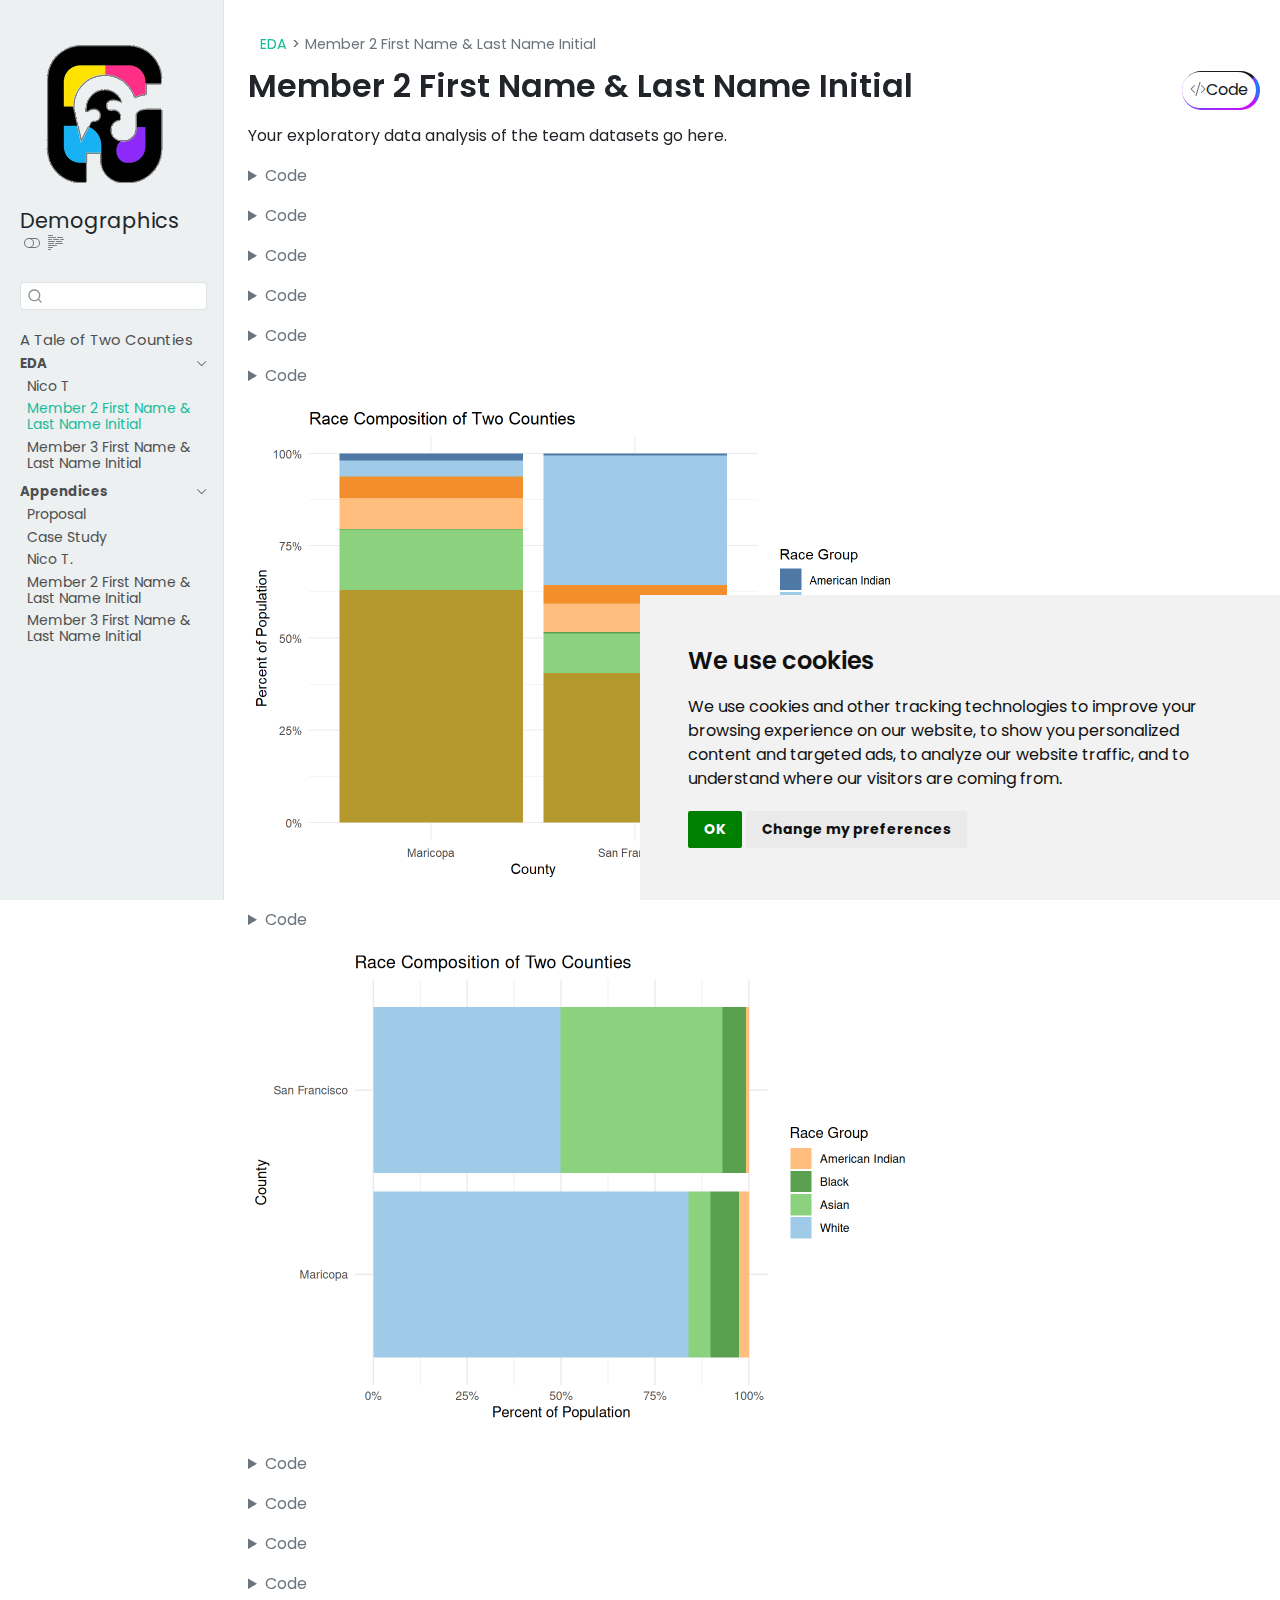
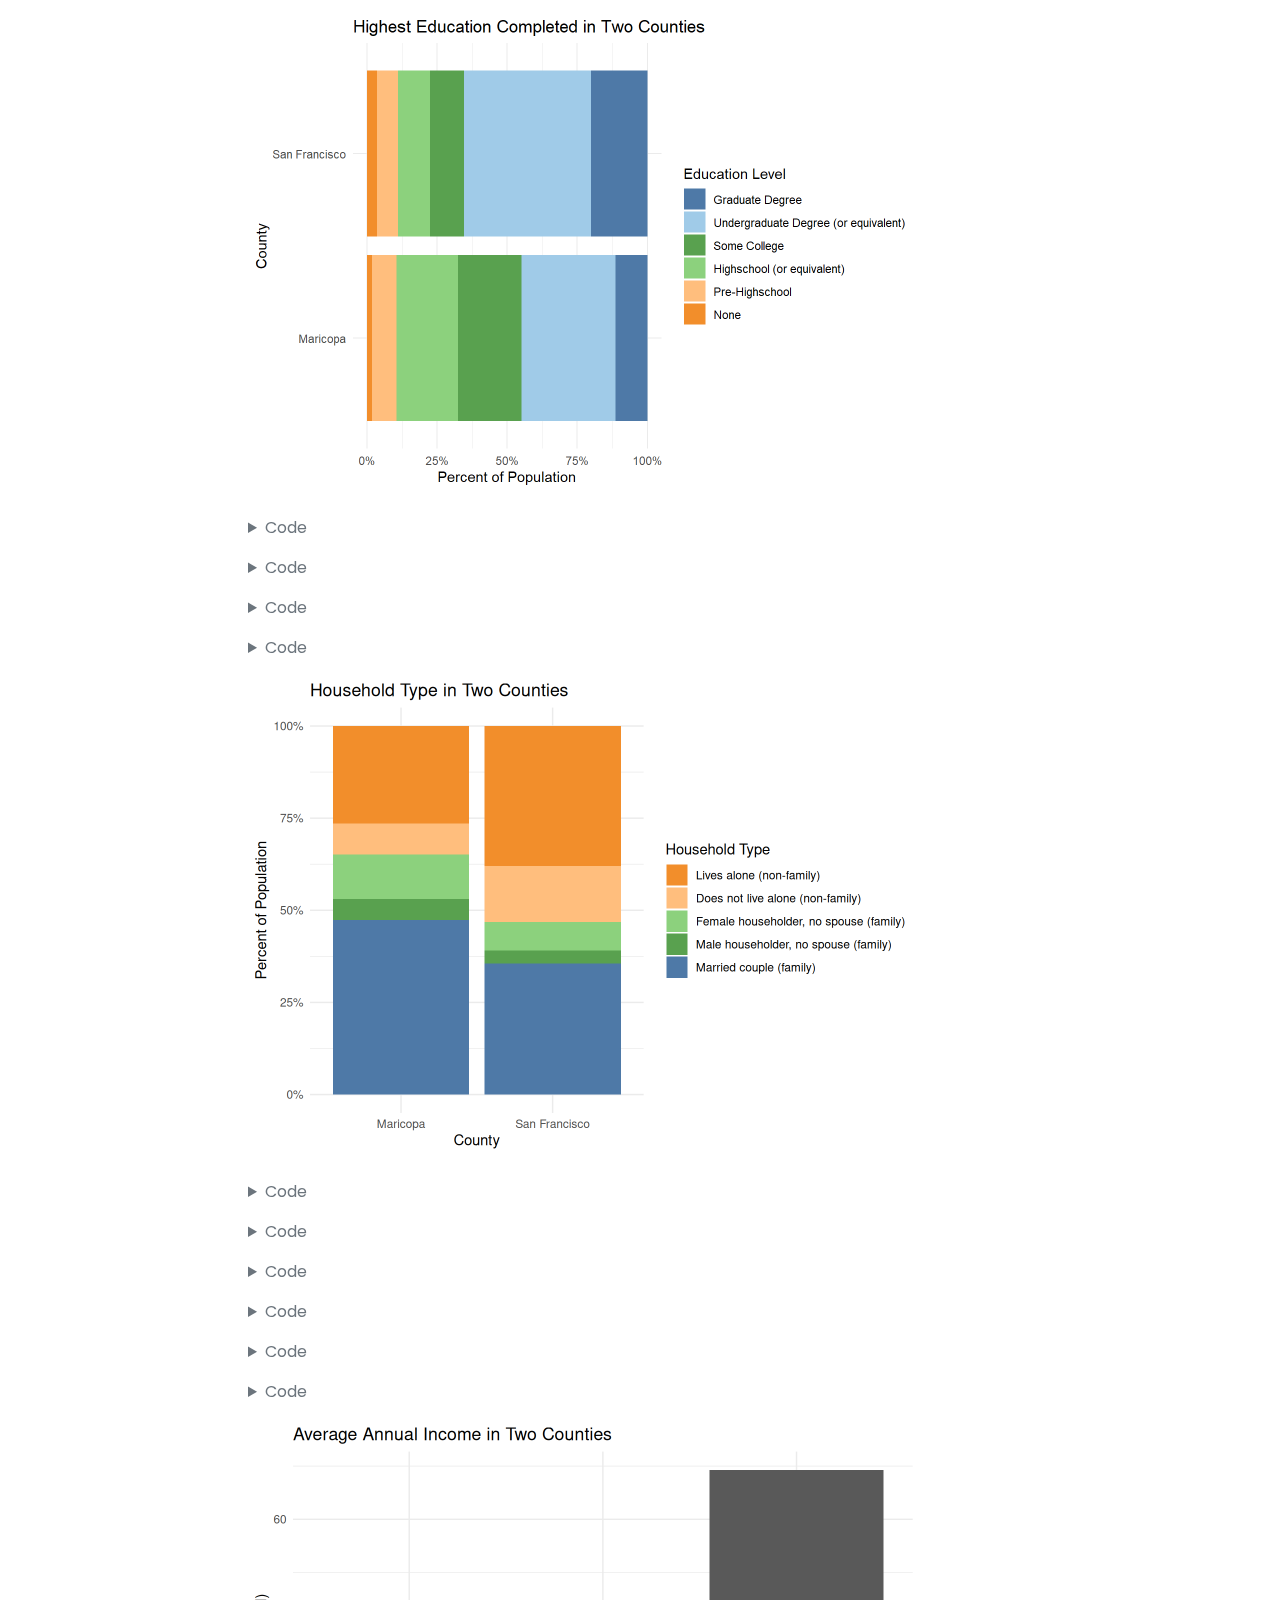
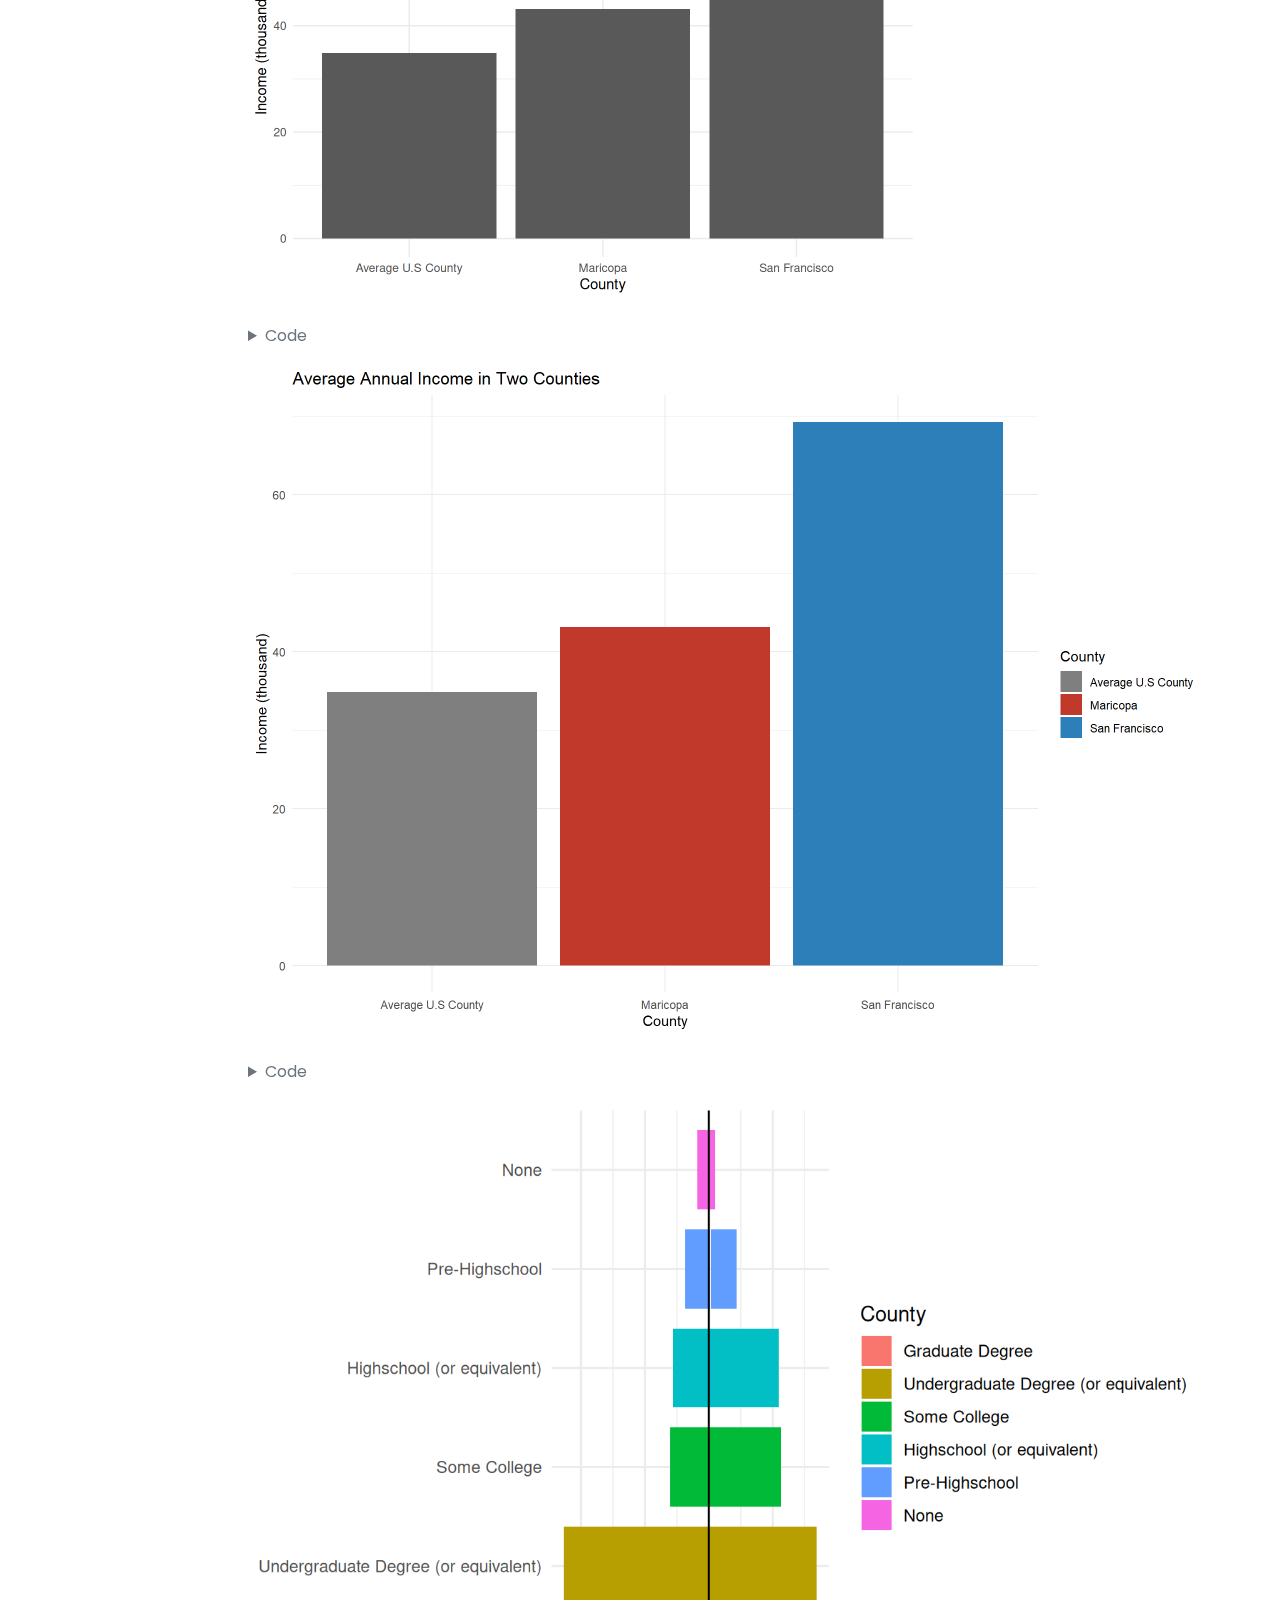
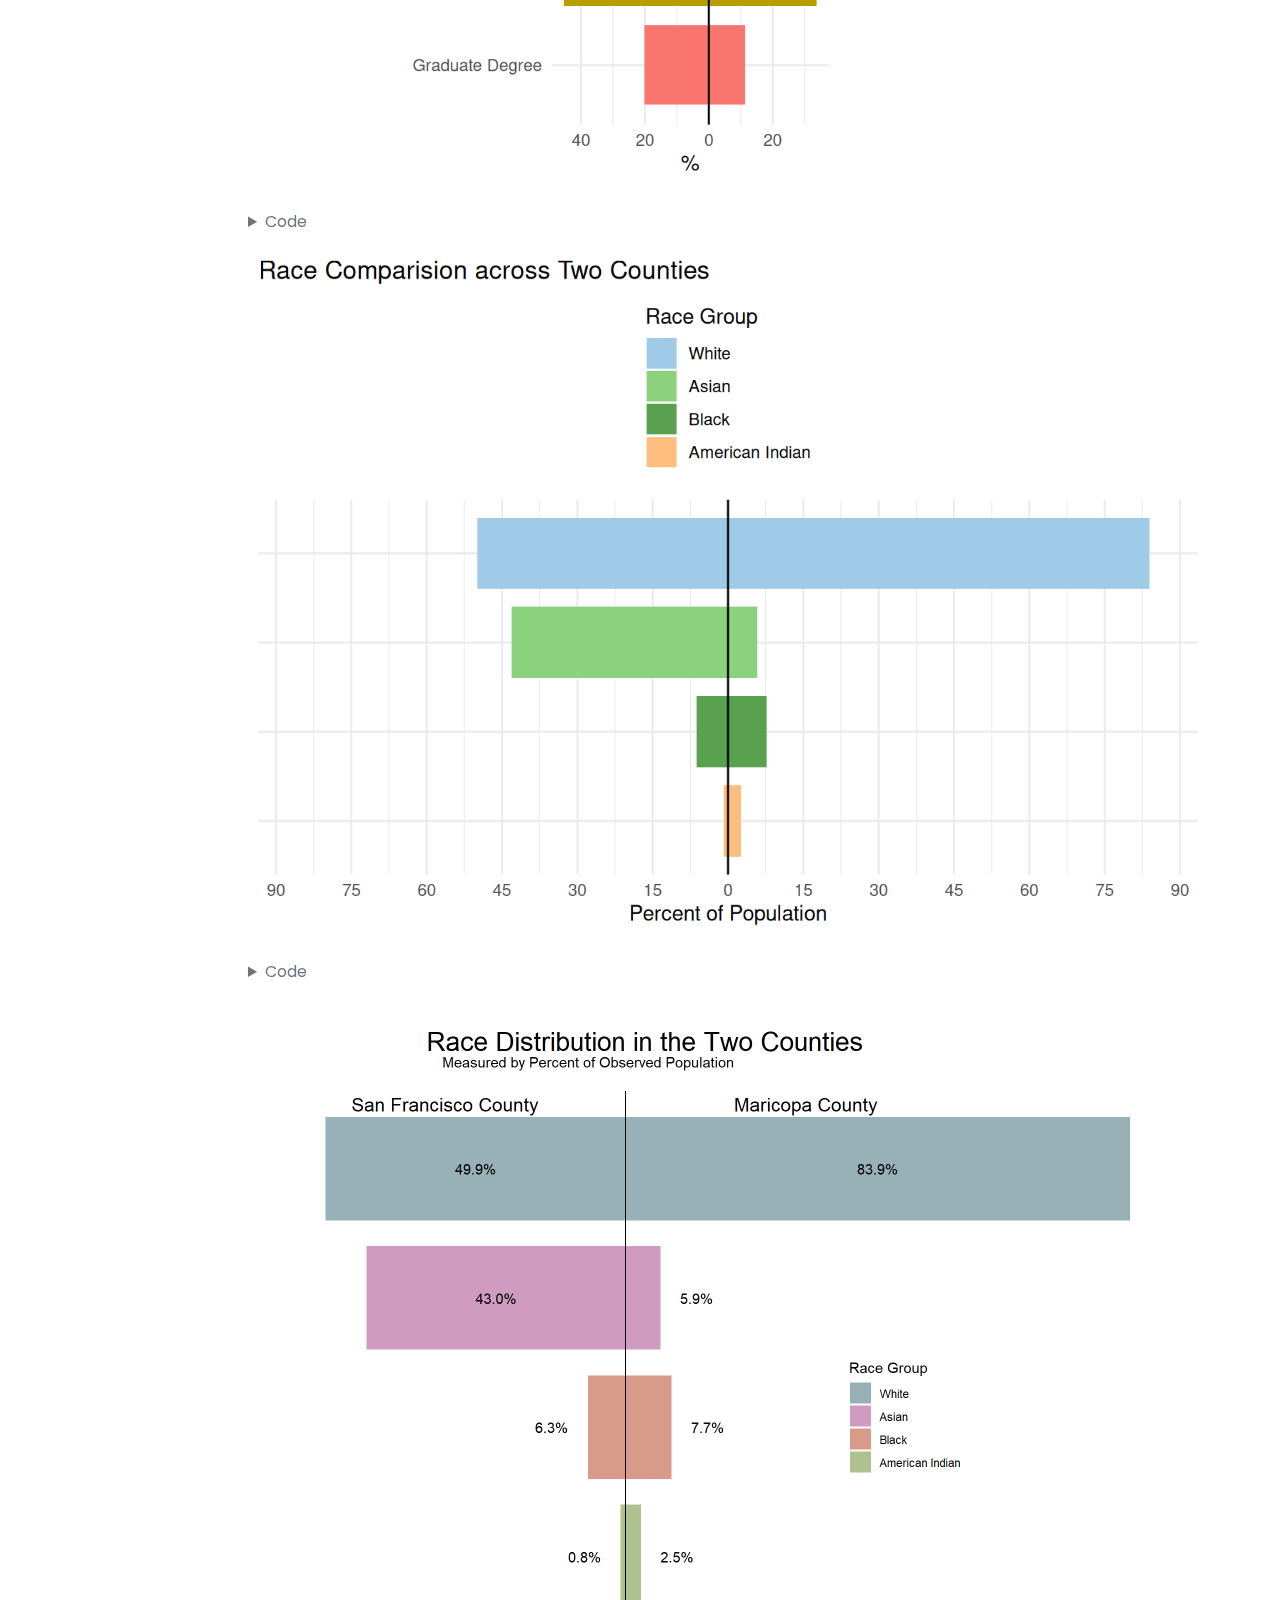
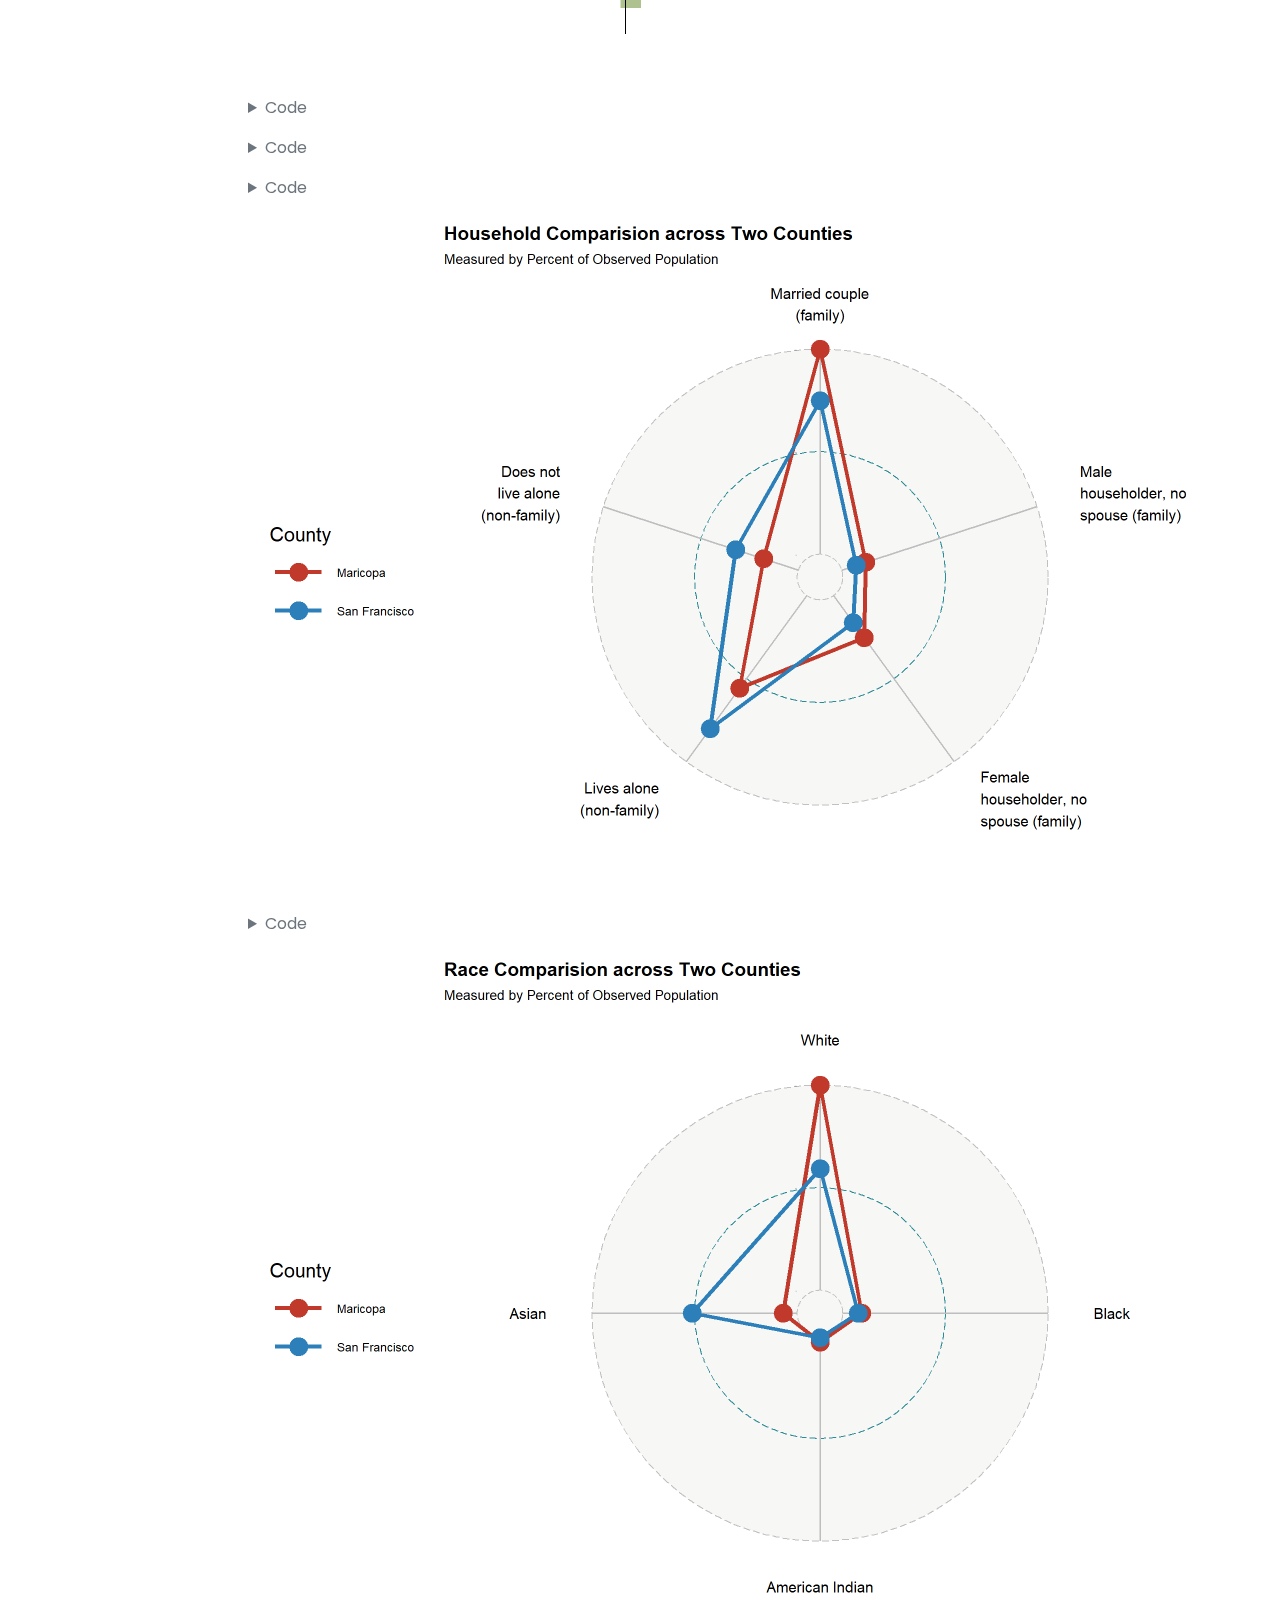
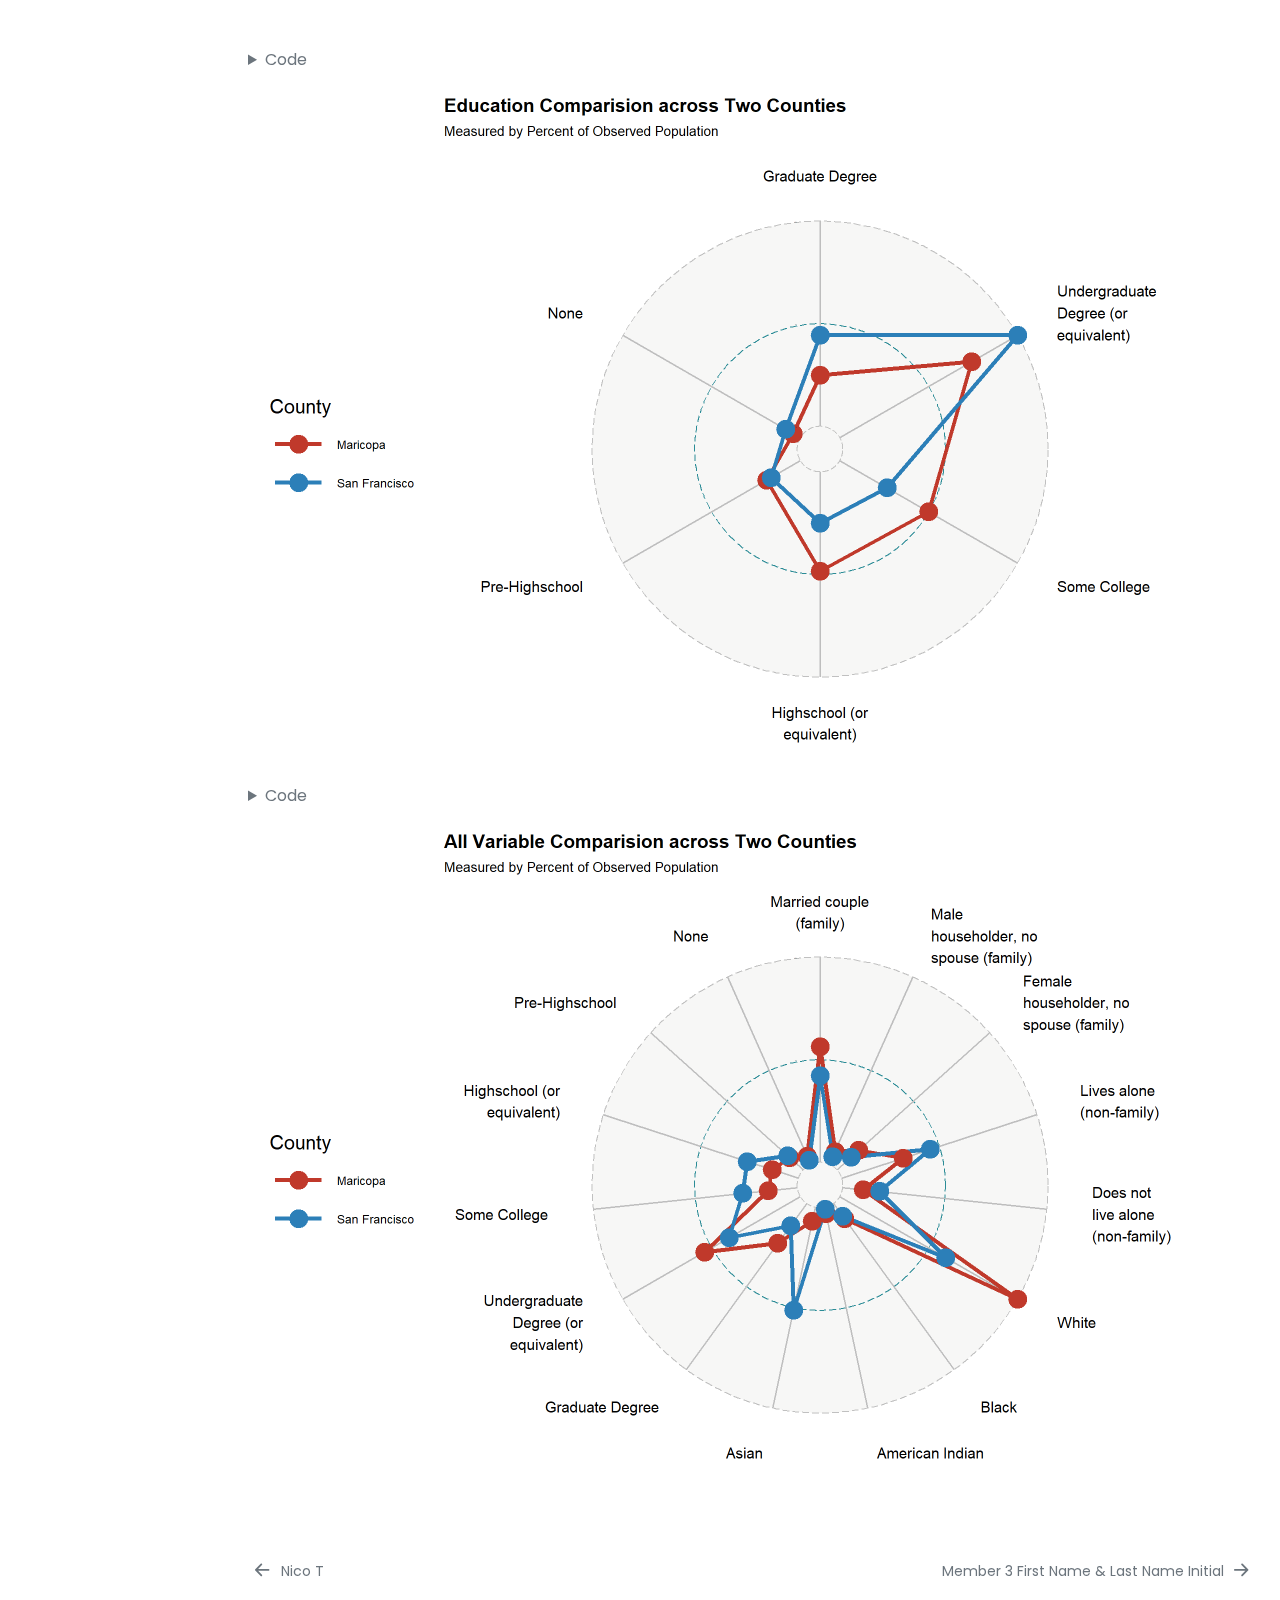
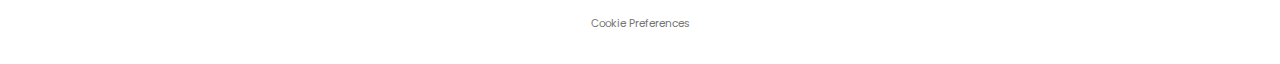
<file: eda/eda-member2.html>
<!DOCTYPE html>
<html xmlns="http://www.w3.org/1999/xhtml" lang="en" xml:lang="en"><head>
<meta http-equiv="Content-Type" content="text/html; charset=UTF-8">
<meta charset="utf-8">
<meta name="generator" content="quarto-1.7.32">
<meta name="viewport" content="width=device-width, initial-scale=1.0, user-scalable=yes">
<title>Member 2 First Name &amp; Last Name Initial – Breaking Down Demographics</title>
<style>
code{white-space: pre-wrap;}
span.smallcaps{font-variant: small-caps;}
div.columns{display: flex; gap: min(4vw, 1.5em);}
div.column{flex: auto; overflow-x: auto;}
div.hanging-indent{margin-left: 1.5em; text-indent: -1.5em;}
ul.task-list{list-style: none;}
ul.task-list li input[type="checkbox"] {
  width: 0.8em;
  margin: 0 0.8em 0.2em -1em; /* quarto-specific, see https://github.com/quarto-dev/quarto-cli/issues/4556 */ 
  vertical-align: middle;
}
/* CSS for syntax highlighting */
html { -webkit-text-size-adjust: 100%; }
pre > code.sourceCode { white-space: pre; position: relative; }
pre > code.sourceCode > span { display: inline-block; line-height: 1.25; }
pre > code.sourceCode > span:empty { height: 1.2em; }
.sourceCode { overflow: visible; }
code.sourceCode > span { color: inherit; text-decoration: inherit; }
div.sourceCode { margin: 1em 0; }
pre.sourceCode { margin: 0; }
@media screen {
div.sourceCode { overflow: auto; }
}
@media print {
pre > code.sourceCode { white-space: pre-wrap; }
pre > code.sourceCode > span { text-indent: -5em; padding-left: 5em; }
}
pre.numberSource code
  { counter-reset: source-line 0; }
pre.numberSource code > span
  { position: relative; left: -4em; counter-increment: source-line; }
pre.numberSource code > span > a:first-child::before
  { content: counter(source-line);
    position: relative; left: -1em; text-align: right; vertical-align: baseline;
    border: none; display: inline-block;
    -webkit-touch-callout: none; -webkit-user-select: none;
    -khtml-user-select: none; -moz-user-select: none;
    -ms-user-select: none; user-select: none;
    padding: 0 4px; width: 4em;
  }
pre.numberSource { margin-left: 3em;  padding-left: 4px; }
div.sourceCode
  {   }
@media screen {
pre > code.sourceCode > span > a:first-child::before { text-decoration: underline; }
}
</style>

<script src="../site_libs/quarto-nav/quarto-nav.js"></script>
<script src="../site_libs/clipboard/clipboard.min.js"></script>
<script src="../site_libs/quarto-search/autocomplete.umd.js"></script>
<script src="../site_libs/quarto-search/fuse.min.js"></script>
<script src="../site_libs/quarto-search/quarto-search.js"></script>
<meta name="quarto:offset" content="../">
<link href="../eda/eda-member3.html" rel="next">
<link href="../eda/eda-member1.html" rel="prev">
<script src="../site_libs/cookie-consent/cookie-consent.js"></script>
<link href="../site_libs/cookie-consent/cookie-consent.css" rel="stylesheet">
<script src="../site_libs/quarto-html/quarto.js" type="module"></script>
<script src="../site_libs/quarto-html/tabsets/tabsets.js" type="module"></script>
<script src="../site_libs/quarto-html/popper.min.js"></script>
<script src="../site_libs/quarto-html/tippy.umd.min.js"></script>
<script src="../site_libs/quarto-html/anchor.min.js"></script>
<link href="../site_libs/quarto-html/tippy.css" rel="stylesheet">
<link href="../site_libs/quarto-html/quarto-syntax-highlighting-37eea08aefeeee20ff55810ff984fec1.css" rel="stylesheet" class="quarto-color-scheme" id="quarto-text-highlighting-styles">
<link href="../site_libs/quarto-html/quarto-syntax-highlighting-dark-2fef5ea3f8957b3e4ecc936fc74692ca.css" rel="stylesheet" class="quarto-color-scheme quarto-color-alternate" id="quarto-text-highlighting-styles">
<link href="../site_libs/quarto-html/quarto-syntax-highlighting-37eea08aefeeee20ff55810ff984fec1.css" rel="stylesheet" class="quarto-color-scheme-extra" id="quarto-text-highlighting-styles">
<script src="../site_libs/bootstrap/bootstrap.min.js"></script>
<link href="../site_libs/bootstrap/bootstrap-icons.css" rel="stylesheet">
<link href="../site_libs/bootstrap/bootstrap-b6165e882820e9cbe81d0573c00a9ad9.min.css" rel="stylesheet" append-hash="true" class="quarto-color-scheme" id="quarto-bootstrap" data-mode="light">
<link href="../site_libs/bootstrap/bootstrap-dark-336fc07c9e36db0483797e7526239151.min.css" rel="stylesheet" append-hash="true" class="quarto-color-scheme quarto-color-alternate" id="quarto-bootstrap" data-mode="dark">
<link href="../site_libs/bootstrap/bootstrap-b6165e882820e9cbe81d0573c00a9ad9.min.css" rel="stylesheet" append-hash="true" class="quarto-color-scheme-extra" id="quarto-bootstrap" data-mode="light"><script id="quarto-search-options" type="application/json">{
  "location": "sidebar",
  "copy-button": false,
  "collapse-after": 3,
  "panel-placement": "start",
  "type": "textbox",
  "limit": 50,
  "keyboard-shortcut": [
    "f",
    "/",
    "s"
  ],
  "show-item-context": false,
  "language": {
    "search-no-results-text": "No results",
    "search-matching-documents-text": "matching documents",
    "search-copy-link-title": "Copy link to search",
    "search-hide-matches-text": "Hide additional matches",
    "search-more-match-text": "more match in this document",
    "search-more-matches-text": "more matches in this document",
    "search-clear-button-title": "Clear",
    "search-text-placeholder": "",
    "search-detached-cancel-button-title": "Cancel",
    "search-submit-button-title": "Submit",
    "search-label": "Search"
  }
}</script><script type="text/javascript" charset="UTF-8">
document.addEventListener('DOMContentLoaded', function () {
cookieconsent.run({
  "notice_banner_type":"simple",
  "consent_type":"implied",
  "palette":"light",
  "language":"en",
  "page_load_consent_levels":["strictly-necessary","functionality","tracking","targeting"],
  "notice_banner_reject_button_hide":false,
  "preferences_center_close_button_hide":false,
  "website_name":""
  ,
"language":"en"
  });
});
</script><style>html{ scroll-behavior: smooth; }</style>
<link rel="stylesheet" href="../style/custom.css">
</head>
<body class="nav-sidebar docked quarto-light"><script id="quarto-html-before-body" type="application/javascript">
    const toggleBodyColorMode = (bsSheetEl) => {
      const mode = bsSheetEl.getAttribute("data-mode");
      const bodyEl = window.document.querySelector("body");
      if (mode === "dark") {
        bodyEl.classList.add("quarto-dark");
        bodyEl.classList.remove("quarto-light");
      } else {
        bodyEl.classList.add("quarto-light");
        bodyEl.classList.remove("quarto-dark");
      }
    }
    const toggleBodyColorPrimary = () => {
      const bsSheetEl = window.document.querySelector("link#quarto-bootstrap:not([rel=disabled-stylesheet])");
      if (bsSheetEl) {
        toggleBodyColorMode(bsSheetEl);
      }
    }
    const setColorSchemeToggle = (alternate) => {
      const toggles = window.document.querySelectorAll('.quarto-color-scheme-toggle');
      for (let i=0; i < toggles.length; i++) {
        const toggle = toggles[i];
        if (toggle) {
          if (alternate) {
            toggle.classList.add("alternate");
          } else {
            toggle.classList.remove("alternate");
          }
        }
      }
    };
    const toggleColorMode = (alternate) => {
      // Switch the stylesheets
      const primaryStylesheets = window.document.querySelectorAll('link.quarto-color-scheme:not(.quarto-color-alternate)');
      const alternateStylesheets = window.document.querySelectorAll('link.quarto-color-scheme.quarto-color-alternate');
      manageTransitions('#quarto-margin-sidebar .nav-link', false);
      if (alternate) {
        // note: dark is layered on light, we don't disable primary!
        enableStylesheet(alternateStylesheets);
        for (const sheetNode of alternateStylesheets) {
          if (sheetNode.id === "quarto-bootstrap") {
            toggleBodyColorMode(sheetNode);
          }
        }
      } else {
        disableStylesheet(alternateStylesheets);
        enableStylesheet(primaryStylesheets)
        toggleBodyColorPrimary();
      }
      manageTransitions('#quarto-margin-sidebar .nav-link', true);
      // Switch the toggles
      setColorSchemeToggle(alternate)
      // Hack to workaround the fact that safari doesn't
      // properly recolor the scrollbar when toggling (#1455)
      if (navigator.userAgent.indexOf('Safari') > 0 && navigator.userAgent.indexOf('Chrome') == -1) {
        manageTransitions("body", false);
        window.scrollTo(0, 1);
        setTimeout(() => {
          window.scrollTo(0, 0);
          manageTransitions("body", true);
        }, 40);
      }
    }
    const disableStylesheet = (stylesheets) => {
      for (let i=0; i < stylesheets.length; i++) {
        const stylesheet = stylesheets[i];
        stylesheet.rel = 'disabled-stylesheet';
      }
    }
    const enableStylesheet = (stylesheets) => {
      for (let i=0; i < stylesheets.length; i++) {
        const stylesheet = stylesheets[i];
        if(stylesheet.rel !== 'stylesheet') { // for Chrome, which will still FOUC without this check
          stylesheet.rel = 'stylesheet';
        }
      }
    }
    const manageTransitions = (selector, allowTransitions) => {
      const els = window.document.querySelectorAll(selector);
      for (let i=0; i < els.length; i++) {
        const el = els[i];
        if (allowTransitions) {
          el.classList.remove('notransition');
        } else {
          el.classList.add('notransition');
        }
      }
    }
    const isFileUrl = () => {
      return window.location.protocol === 'file:';
    }
    const hasAlternateSentinel = () => {
      let styleSentinel = getColorSchemeSentinel();
      if (styleSentinel !== null) {
        return styleSentinel === "alternate";
      } else {
        return false;
      }
    }
    const setStyleSentinel = (alternate) => {
      const value = alternate ? "alternate" : "default";
      if (!isFileUrl()) {
        window.localStorage.setItem("quarto-color-scheme", value);
      } else {
        localAlternateSentinel = value;
      }
    }
    const getColorSchemeSentinel = () => {
      if (!isFileUrl()) {
        const storageValue = window.localStorage.getItem("quarto-color-scheme");
        return storageValue != null ? storageValue : localAlternateSentinel;
      } else {
        return localAlternateSentinel;
      }
    }
    const toggleGiscusIfUsed = (isAlternate, darkModeDefault) => {
      const baseTheme = document.querySelector('#giscus-base-theme')?.value ?? 'light';
      const alternateTheme = document.querySelector('#giscus-alt-theme')?.value ?? 'dark';
      let newTheme = '';
      if(authorPrefersDark) {
        newTheme = isAlternate ? baseTheme : alternateTheme;
      } else {
        newTheme = isAlternate ? alternateTheme : baseTheme;
      }
      const changeGiscusTheme = () => {
        // From: https://github.com/giscus/giscus/issues/336
        const sendMessage = (message) => {
          const iframe = document.querySelector('iframe.giscus-frame');
          if (!iframe) return;
          iframe.contentWindow.postMessage({ giscus: message }, 'https://giscus.app');
        }
        sendMessage({
          setConfig: {
            theme: newTheme
          }
        });
      }
      const isGiscussLoaded = window.document.querySelector('iframe.giscus-frame') !== null;
      if (isGiscussLoaded) {
        changeGiscusTheme();
      }
    };
    const authorPrefersDark = false;
    const darkModeDefault = authorPrefersDark;
      document.querySelector('link#quarto-text-highlighting-styles.quarto-color-scheme-extra').rel = 'disabled-stylesheet';
      document.querySelector('link#quarto-bootstrap.quarto-color-scheme-extra').rel = 'disabled-stylesheet';
    let localAlternateSentinel = darkModeDefault ? 'alternate' : 'default';
    // Dark / light mode switch
    window.quartoToggleColorScheme = () => {
      // Read the current dark / light value
      let toAlternate = !hasAlternateSentinel();
      toggleColorMode(toAlternate);
      setStyleSentinel(toAlternate);
      toggleGiscusIfUsed(toAlternate, darkModeDefault);
      window.dispatchEvent(new Event('resize'));
    };
    // Switch to dark mode if need be
    if (hasAlternateSentinel()) {
      toggleColorMode(true);
    } else {
      toggleColorMode(false);
    }
  </script>

<div id="quarto-search-results"></div>
  <header id="quarto-header" class="headroom fixed-top"><nav class="quarto-secondary-nav"><div class="container-fluid d-flex">
      <button type="button" class="quarto-btn-toggle btn" data-bs-toggle="collapse" role="button" data-bs-target=".quarto-sidebar-collapse-item" aria-controls="quarto-sidebar" aria-expanded="false" aria-label="Toggle sidebar navigation" onclick="if (window.quartoToggleHeadroom) { window.quartoToggleHeadroom(); }">
        <i class="bi bi-layout-text-sidebar-reverse"></i>
      </button>
        <nav class="quarto-page-breadcrumbs" aria-label="breadcrumb"><ol class="breadcrumb"><li class="breadcrumb-item"><a href="../eda/eda-member1.html">EDA</a></li><li class="breadcrumb-item"><a href="../eda/eda-member2.html"><span class="chapter-title">Member 2 First Name &amp; Last Name Initial</span></a></li></ol></nav>
        <a class="flex-grow-1" role="navigation" data-bs-toggle="collapse" data-bs-target=".quarto-sidebar-collapse-item" aria-controls="quarto-sidebar" aria-expanded="false" aria-label="Toggle sidebar navigation" onclick="if (window.quartoToggleHeadroom) { window.quartoToggleHeadroom(); }">      
        </a>
      <button type="button" class="btn quarto-search-button" aria-label="Search" onclick="window.quartoOpenSearch();">
        <i class="bi bi-search"></i>
      </button>
    </div>
  </nav></header><!-- content --><div id="quarto-content" class="quarto-container page-columns page-rows-contents page-layout-full">
<!-- sidebar -->
  <nav id="quarto-sidebar" class="sidebar collapse collapse-horizontal quarto-sidebar-collapse-item sidebar-navigation docked overflow-auto"><div class="pt-lg-2 mt-2 text-left sidebar-header sidebar-header-stacked">
      <a href="../index.html" class="sidebar-logo-link">
      <img src="../assets/sidebar-logo.png" alt="Random negative space illustration" class="sidebar-logo py-0 d-lg-inline d-none"></a>
    <div class="sidebar-title mb-0 py-0">
      <a href="../">Demographics</a> 
        <div class="sidebar-tools-main">
  <a href="" class="quarto-color-scheme-toggle quarto-navigation-tool  px-1" onclick="window.quartoToggleColorScheme(); return false;" title="Toggle dark mode"><i class="bi"></i></a>
  <a href="" class="quarto-reader-toggle quarto-navigation-tool px-1" onclick="window.quartoToggleReader(); return false;" title="Toggle reader mode">
  <div class="quarto-reader-toggle-btn">
  <i class="bi"></i>
  </div>
</a>
</div>
    </div>
      </div>
        <div class="mt-2 flex-shrink-0 align-items-center">
        <div class="sidebar-search">
        <div id="quarto-search" class="" title="Search"></div>
        </div>
        </div>
    <div class="sidebar-menu-container"> 
    <ul class="list-unstyled mt-1">
<li class="sidebar-item">
  <div class="sidebar-item-container"> 
  <a href="../index.html" class="sidebar-item-text sidebar-link"><span class="chapter-title">A Tale of Two Counties</span></a>
  </div>
</li>
        <li class="sidebar-item sidebar-item-section">
      <div class="sidebar-item-container"> 
            <a class="sidebar-item-text sidebar-link text-start" data-bs-toggle="collapse" data-bs-target="#quarto-sidebar-section-1" role="navigation" aria-expanded="true">
 <span class="menu-text">EDA</span></a>
          <a class="sidebar-item-toggle text-start" data-bs-toggle="collapse" data-bs-target="#quarto-sidebar-section-1" role="navigation" aria-expanded="true" aria-label="Toggle section">
            <i class="bi bi-chevron-right ms-2"></i>
          </a> 
      </div>
      <ul id="quarto-sidebar-section-1" class="collapse list-unstyled sidebar-section depth1 show">
<li class="sidebar-item">
  <div class="sidebar-item-container"> 
  <a href="../eda/eda-member1.html" class="sidebar-item-text sidebar-link"><span class="chapter-title">Nico T</span></a>
  </div>
</li>
          <li class="sidebar-item">
  <div class="sidebar-item-container"> 
  <a href="../eda/eda-member2.html" class="sidebar-item-text sidebar-link active"><span class="chapter-title">Member 2 First Name &amp; Last Name Initial</span></a>
  </div>
</li>
          <li class="sidebar-item">
  <div class="sidebar-item-container"> 
  <a href="../eda/eda-member3.html" class="sidebar-item-text sidebar-link"><span class="chapter-title">Member 3 First Name &amp; Last Name Initial</span></a>
  </div>
</li>
      </ul>
</li>
        <li class="sidebar-item sidebar-item-section">
      <div class="sidebar-item-container"> 
            <a class="sidebar-item-text sidebar-link text-start" data-bs-toggle="collapse" data-bs-target="#quarto-sidebar-section-2" role="navigation" aria-expanded="true">
 <span class="menu-text">Appendices</span></a>
          <a class="sidebar-item-toggle text-start" data-bs-toggle="collapse" data-bs-target="#quarto-sidebar-section-2" role="navigation" aria-expanded="true" aria-label="Toggle section">
            <i class="bi bi-chevron-right ms-2"></i>
          </a> 
      </div>
      <ul id="quarto-sidebar-section-2" class="collapse list-unstyled sidebar-section depth1 show">
<li class="sidebar-item">
  <div class="sidebar-item-container"> 
  <a href="../appx/proposal.html" class="sidebar-item-text sidebar-link"><span class="chapter-title">Proposal</span></a>
  </div>
</li>
          <li class="sidebar-item">
  <div class="sidebar-item-container"> 
  <a href="../appx/case-study.html" class="sidebar-item-text sidebar-link"><span class="chapter-title">Case Study</span></a>
  </div>
</li>
          <li class="sidebar-item">
  <div class="sidebar-item-container"> 
  <a href="../wa/wa-member1.html" class="sidebar-item-text sidebar-link"><span class="chapter-title">Nico T.</span></a>
  </div>
</li>
          <li class="sidebar-item">
  <div class="sidebar-item-container"> 
  <a href="../wa/wa-member2.html" class="sidebar-item-text sidebar-link"><span class="chapter-title">Member 2 First Name &amp; Last Name Initial</span></a>
  </div>
</li>
          <li class="sidebar-item">
  <div class="sidebar-item-container"> 
  <a href="../wa/wa-member3.html" class="sidebar-item-text sidebar-link"><span class="chapter-title">Member 3 First Name &amp; Last Name Initial</span></a>
  </div>
</li>
      </ul>
</li>
    </ul>
</div>
</nav><div id="quarto-sidebar-glass" class="quarto-sidebar-collapse-item" data-bs-toggle="collapse" data-bs-target=".quarto-sidebar-collapse-item"></div>
<!-- margin-sidebar -->
    <div id="quarto-margin-sidebar" class="sidebar margin-sidebar zindex-bottom">
        
    </div>
<!-- main -->
<main class="content column-page-right" id="quarto-document-content"><header id="title-block-header" class="quarto-title-block default"><nav class="quarto-page-breadcrumbs quarto-title-breadcrumbs d-none d-lg-block" aria-label="breadcrumb"><ol class="breadcrumb"><li class="breadcrumb-item"><a href="../eda/eda-member1.html">EDA</a></li><li class="breadcrumb-item"><a href="../eda/eda-member2.html"><span class="chapter-title">Member 2 First Name &amp; Last Name Initial</span></a></li></ol></nav><div class="quarto-title">
<div class="quarto-title-block"><div><h1 class="title"><span class="chapter-title">Member 2 First Name &amp; Last Name Initial</span></h1><button type="button" class="btn code-tools-button dropdown-toggle" id="quarto-code-tools-menu" data-bs-toggle="dropdown" aria-expanded="false"><i class="bi"></i> Code</button><ul class="dropdown-menu dropdown-menu-end" aria-labelelledby="quarto-code-tools-menu"><li><a id="quarto-show-all-code" class="dropdown-item" href="javascript:void(0)" role="button">Show All Code</a></li><li><a id="quarto-hide-all-code" class="dropdown-item" href="javascript:void(0)" role="button">Hide All Code</a></li><li><hr class="dropdown-divider"></li><li><a id="quarto-view-source" class="dropdown-item" href="javascript:void(0)" role="button">View Source</a></li></ul></div></div>
</div>



<div class="quarto-title-meta column-page-right">

    
  
    
  </div>
  


</header><p>Your exploratory data analysis of the team datasets go here.</p>
<div class="cell">
<details class="code-fold"><summary>Code</summary><div class="sourceCode cell-code" id="cb1"><pre class="sourceCode numberSource r number-lines code-with-copy"><code class="sourceCode r"><span id="cb1-1"><a href="#cb1-1"></a><span class="fu">library</span>(tidyverse)</span>
<span id="cb1-2"><a href="#cb1-2"></a><span class="fu">library</span>(tidycensus)</span>
<span id="cb1-3"><a href="#cb1-3"></a><span class="fu">library</span>(ggplot2)</span>
<span id="cb1-4"><a href="#cb1-4"></a><span class="fu">library</span>(dplyr)</span>
<span id="cb1-5"><a href="#cb1-5"></a><span class="fu">library</span>(tibble)</span>
<span id="cb1-6"><a href="#cb1-6"></a><span class="fu">library</span>(ggradar)</span>
<span id="cb1-7"><a href="#cb1-7"></a><span class="fu">library</span>(stringr)</span></code><button title="Copy to Clipboard" class="code-copy-button"><i class="bi"></i></button></pre></div>
</details>
</div>
<div class="cell">
<details class="code-fold"><summary>Code</summary><div class="sourceCode cell-code" id="cb2"><pre class="sourceCode numberSource r number-lines code-with-copy"><code class="sourceCode r"><span id="cb2-1"><a href="#cb2-1"></a>census_data <span class="ot">&lt;-</span> <span class="fu">read_csv</span>(<span class="st">"../data/processed/acs_2023.csv"</span>)</span></code><button title="Copy to Clipboard" class="code-copy-button"><i class="bi"></i></button></pre></div>
</details>
</div>
<div class="cell">
<details class="code-fold"><summary>Code</summary><div class="sourceCode cell-code" id="cb3"><pre class="sourceCode numberSource r number-lines code-with-copy"><code class="sourceCode r"><span id="cb3-1"><a href="#cb3-1"></a>sanfrancisco <span class="ot">&lt;-</span> <span class="fu">get_acs</span>(</span>
<span id="cb3-2"><a href="#cb3-2"></a>  <span class="at">state =</span> <span class="st">"CA"</span>,</span>
<span id="cb3-3"><a href="#cb3-3"></a>  <span class="at">county =</span> <span class="st">"San Francisco"</span>,</span>
<span id="cb3-4"><a href="#cb3-4"></a>  <span class="at">geography =</span> <span class="st">"county"</span>,</span>
<span id="cb3-5"><a href="#cb3-5"></a>  <span class="at">variables =</span> <span class="fu">c</span>(<span class="st">"B02001_002"</span>, <span class="st">"B02001_003"</span>, <span class="st">"B02001_004"</span>, <span class="st">"B02001_005"</span>, </span>
<span id="cb3-6"><a href="#cb3-6"></a>                <span class="st">"B02001_006"</span>, <span class="st">"B02001_007"</span>, <span class="st">"B02001_008"</span>),</span>
<span id="cb3-7"><a href="#cb3-7"></a>  <span class="at">year =</span> <span class="dv">2023</span></span>
<span id="cb3-8"><a href="#cb3-8"></a>)</span></code><button title="Copy to Clipboard" class="code-copy-button"><i class="bi"></i></button></pre></div>
</details>
</div>
<div class="cell">
<details class="code-fold"><summary>Code</summary><div class="sourceCode cell-code" id="cb4"><pre class="sourceCode numberSource r number-lines code-with-copy"><code class="sourceCode r"><span id="cb4-1"><a href="#cb4-1"></a>mesa <span class="ot">&lt;-</span> <span class="fu">get_acs</span>(</span>
<span id="cb4-2"><a href="#cb4-2"></a>  <span class="at">state =</span> <span class="st">"AZ"</span>,</span>
<span id="cb4-3"><a href="#cb4-3"></a>  <span class="at">county =</span> <span class="st">"Maricopa"</span>,</span>
<span id="cb4-4"><a href="#cb4-4"></a>  <span class="at">geography =</span> <span class="st">"county"</span>,</span>
<span id="cb4-5"><a href="#cb4-5"></a>  <span class="at">variables =</span> <span class="fu">c</span>(<span class="st">"B02001_002"</span>, <span class="st">"B02001_003"</span>, <span class="st">"B02001_004"</span>, <span class="st">"B02001_005"</span>, </span>
<span id="cb4-6"><a href="#cb4-6"></a>                <span class="st">"B02001_006"</span>, <span class="st">"B02001_007"</span>, <span class="st">"B02001_008"</span>),</span>
<span id="cb4-7"><a href="#cb4-7"></a>  <span class="at">year =</span> <span class="dv">2023</span></span>
<span id="cb4-8"><a href="#cb4-8"></a>)</span></code><button title="Copy to Clipboard" class="code-copy-button"><i class="bi"></i></button></pre></div>
</details>
</div>
<div class="cell">
<details class="code-fold"><summary>Code</summary><div class="sourceCode cell-code" id="cb5"><pre class="sourceCode numberSource r number-lines code-with-copy"><code class="sourceCode r"><span id="cb5-1"><a href="#cb5-1"></a>data <span class="ot">&lt;-</span> <span class="fu">rbind</span>(sanfrancisco, mesa)</span>
<span id="cb5-2"><a href="#cb5-2"></a></span>
<span id="cb5-3"><a href="#cb5-3"></a>data <span class="ot">&lt;-</span> data <span class="sc">%&gt;%</span></span>
<span id="cb5-4"><a href="#cb5-4"></a>  <span class="fu">select</span>(NAME, variable, estimate) <span class="sc">%&gt;%</span></span>
<span id="cb5-5"><a href="#cb5-5"></a>  <span class="fu">rename</span>(<span class="st">"county"</span> <span class="ot">=</span> <span class="st">"NAME"</span>,</span>
<span id="cb5-6"><a href="#cb5-6"></a>         <span class="st">"race"</span> <span class="ot">=</span> <span class="st">"variable"</span>,</span>
<span id="cb5-7"><a href="#cb5-7"></a>         <span class="st">"population"</span> <span class="ot">=</span> <span class="st">"estimate"</span>) <span class="sc">%&gt;%</span></span>
<span id="cb5-8"><a href="#cb5-8"></a>  <span class="fu">mutate</span>(<span class="at">race =</span> <span class="fu">case_when</span>(</span>
<span id="cb5-9"><a href="#cb5-9"></a>    race <span class="sc">==</span> <span class="st">"B02001_002"</span> <span class="sc">~</span> <span class="st">"White"</span>,</span>
<span id="cb5-10"><a href="#cb5-10"></a>    race <span class="sc">==</span> <span class="st">"B02001_003"</span> <span class="sc">~</span> <span class="st">"Black"</span>,</span>
<span id="cb5-11"><a href="#cb5-11"></a>    race <span class="sc">==</span> <span class="st">"B02001_004"</span> <span class="sc">~</span> <span class="st">"American Indian"</span>,</span>
<span id="cb5-12"><a href="#cb5-12"></a>    race <span class="sc">==</span> <span class="st">"B02001_005"</span> <span class="sc">~</span> <span class="st">"Asian"</span>,</span>
<span id="cb5-13"><a href="#cb5-13"></a>    race <span class="sc">==</span> <span class="st">"B02001_006"</span> <span class="sc">~</span> <span class="st">"Pacific Islander"</span>,</span>
<span id="cb5-14"><a href="#cb5-14"></a>    race <span class="sc">==</span> <span class="st">"B02001_007"</span> <span class="sc">~</span> <span class="st">"Other"</span>,</span>
<span id="cb5-15"><a href="#cb5-15"></a>    race <span class="sc">==</span> <span class="st">"B02001_008"</span> <span class="sc">~</span> <span class="st">"Two or more races"</span></span>
<span id="cb5-16"><a href="#cb5-16"></a>  )) <span class="sc">%&gt;%</span></span>
<span id="cb5-17"><a href="#cb5-17"></a>  <span class="fu">mutate</span>(<span class="at">county =</span> <span class="fu">case_when</span>(</span>
<span id="cb5-18"><a href="#cb5-18"></a>    county <span class="sc">==</span> <span class="st">"San Francisco County, California"</span> <span class="sc">~</span> <span class="st">"San Francisco"</span>,</span>
<span id="cb5-19"><a href="#cb5-19"></a>    county <span class="sc">==</span> <span class="st">"Maricopa County, Arizona"</span> <span class="sc">~</span> <span class="st">"Maricopa"</span></span>
<span id="cb5-20"><a href="#cb5-20"></a>  ))</span></code><button title="Copy to Clipboard" class="code-copy-button"><i class="bi"></i></button></pre></div>
</details>
</div>
<div class="cell">
<details class="code-fold"><summary>Code</summary><div class="sourceCode cell-code" id="cb6"><pre class="sourceCode numberSource r number-lines code-with-copy"><code class="sourceCode r"><span id="cb6-1"><a href="#cb6-1"></a>data <span class="sc">%&gt;%</span> </span>
<span id="cb6-2"><a href="#cb6-2"></a>  <span class="fu">group_by</span>(county) <span class="sc">%&gt;%</span></span>
<span id="cb6-3"><a href="#cb6-3"></a>  <span class="fu">mutate</span>(<span class="at">prop =</span> population <span class="sc">/</span> <span class="fu">sum</span>(population)) <span class="sc">%&gt;%</span></span>
<span id="cb6-4"><a href="#cb6-4"></a>  <span class="fu">ggplot</span>(<span class="fu">aes</span>(<span class="at">x =</span> county, <span class="at">y =</span> prop, <span class="at">fill =</span> race)) <span class="sc">+</span></span>
<span id="cb6-5"><a href="#cb6-5"></a>  <span class="fu">geom_bar</span>(<span class="at">stat =</span> <span class="st">"identity"</span>, <span class="at">position =</span> <span class="st">"fill"</span>) <span class="sc">+</span></span>
<span id="cb6-6"><a href="#cb6-6"></a>  <span class="fu">scale_y_continuous</span>(<span class="at">labels =</span> scales<span class="sc">::</span>percent) <span class="sc">+</span></span>
<span id="cb6-7"><a href="#cb6-7"></a>  <span class="fu">labs</span>(<span class="at">title =</span> <span class="st">"Race Composition of Two Counties"</span>,</span>
<span id="cb6-8"><a href="#cb6-8"></a>       <span class="at">x =</span> <span class="st">"County"</span>,</span>
<span id="cb6-9"><a href="#cb6-9"></a>       <span class="at">y =</span> <span class="st">"Percent of Population"</span>,</span>
<span id="cb6-10"><a href="#cb6-10"></a>       <span class="at">fill =</span> <span class="st">"Race Group"</span>) <span class="sc">+</span> </span>
<span id="cb6-11"><a href="#cb6-11"></a>  <span class="fu">scale_fill_manual</span>(<span class="at">values =</span> <span class="fu">c</span>(</span>
<span id="cb6-12"><a href="#cb6-12"></a>  <span class="st">"#4E79A7"</span>, <span class="co"># steel blue</span></span>
<span id="cb6-13"><a href="#cb6-13"></a>  <span class="st">"#A0CBE8"</span>, <span class="co"># light blue</span></span>
<span id="cb6-14"><a href="#cb6-14"></a>  <span class="st">"#F28E2B"</span>, <span class="co"># orange</span></span>
<span id="cb6-15"><a href="#cb6-15"></a>  <span class="st">"#FFBE7D"</span>, <span class="co"># light orange</span></span>
<span id="cb6-16"><a href="#cb6-16"></a>  <span class="st">"#59A14F"</span>, <span class="co"># muted green</span></span>
<span id="cb6-17"><a href="#cb6-17"></a>  <span class="st">"#8CD17D"</span>, <span class="co"># light green</span></span>
<span id="cb6-18"><a href="#cb6-18"></a>  <span class="st">"#B6992D"</span>  <span class="co"># olive gold</span></span>
<span id="cb6-19"><a href="#cb6-19"></a>)) <span class="sc">+</span></span>
<span id="cb6-20"><a href="#cb6-20"></a>  <span class="fu">theme_minimal</span>()</span></code><button title="Copy to Clipboard" class="code-copy-button"><i class="bi"></i></button></pre></div>
</details><div class="cell-output-display">
<div>
<figure class="figure"><p><img src="eda-member2_files/figure-html/unnamed-chunk-6-1.png" class="img-fluid figure-img" width="672"></p>
</figure>
</div>
</div>
</div>
<div class="cell">
<details class="code-fold"><summary>Code</summary><div class="sourceCode cell-code" id="cb7"><pre class="sourceCode numberSource r number-lines code-with-copy"><code class="sourceCode r"><span id="cb7-1"><a href="#cb7-1"></a>data5 <span class="ot">&lt;-</span> data <span class="sc">%&gt;%</span></span>
<span id="cb7-2"><a href="#cb7-2"></a>  <span class="fu">filter</span>(race <span class="sc">%in%</span> <span class="fu">c</span>(<span class="st">"White"</span>, <span class="st">"Black"</span>, <span class="st">"Asian"</span>, <span class="st">"American Indian"</span>)) <span class="sc">%&gt;%</span></span>
<span id="cb7-3"><a href="#cb7-3"></a>  <span class="fu">mutate</span>(<span class="at">race =</span> <span class="fu">factor</span>(</span>
<span id="cb7-4"><a href="#cb7-4"></a>    race,</span>
<span id="cb7-5"><a href="#cb7-5"></a>    <span class="at">levels =</span> <span class="fu">c</span>(</span>
<span id="cb7-6"><a href="#cb7-6"></a>      <span class="st">"American Indian"</span>,</span>
<span id="cb7-7"><a href="#cb7-7"></a>      <span class="st">"Black"</span>,</span>
<span id="cb7-8"><a href="#cb7-8"></a>      <span class="st">"Asian"</span>,</span>
<span id="cb7-9"><a href="#cb7-9"></a>      <span class="st">"White"</span></span>
<span id="cb7-10"><a href="#cb7-10"></a>    )</span>
<span id="cb7-11"><a href="#cb7-11"></a>  ))</span>
<span id="cb7-12"><a href="#cb7-12"></a></span>
<span id="cb7-13"><a href="#cb7-13"></a>data5 <span class="sc">%&gt;%</span> </span>
<span id="cb7-14"><a href="#cb7-14"></a>  <span class="fu">group_by</span>(county) <span class="sc">%&gt;%</span></span>
<span id="cb7-15"><a href="#cb7-15"></a>  <span class="fu">mutate</span>(<span class="at">prop =</span> population <span class="sc">/</span> <span class="fu">sum</span>(population)) <span class="sc">%&gt;%</span></span>
<span id="cb7-16"><a href="#cb7-16"></a>  <span class="fu">ggplot</span>(<span class="fu">aes</span>(<span class="at">x =</span> county, <span class="at">y =</span> prop, <span class="at">fill =</span> race)) <span class="sc">+</span></span>
<span id="cb7-17"><a href="#cb7-17"></a>  <span class="fu">geom_bar</span>(<span class="at">stat =</span> <span class="st">"identity"</span>, <span class="at">position =</span> <span class="st">"fill"</span>) <span class="sc">+</span></span>
<span id="cb7-18"><a href="#cb7-18"></a>  <span class="fu">scale_y_continuous</span>(<span class="at">labels =</span> scales<span class="sc">::</span>percent) <span class="sc">+</span></span>
<span id="cb7-19"><a href="#cb7-19"></a>  <span class="fu">labs</span>(<span class="at">title =</span> <span class="st">"Race Composition of Two Counties"</span>,</span>
<span id="cb7-20"><a href="#cb7-20"></a>       <span class="at">x =</span> <span class="st">"County"</span>,</span>
<span id="cb7-21"><a href="#cb7-21"></a>       <span class="at">y =</span> <span class="st">"Percent of Population"</span>,</span>
<span id="cb7-22"><a href="#cb7-22"></a>       <span class="at">fill =</span> <span class="st">"Race Group"</span>) <span class="sc">+</span> </span>
<span id="cb7-23"><a href="#cb7-23"></a>  <span class="fu">scale_fill_manual</span>(<span class="at">values =</span> <span class="fu">c</span>(</span>
<span id="cb7-24"><a href="#cb7-24"></a>  <span class="st">"#FFBE7D"</span>,</span>
<span id="cb7-25"><a href="#cb7-25"></a>  <span class="st">"#59A14F"</span>,</span>
<span id="cb7-26"><a href="#cb7-26"></a>  <span class="st">"#8CD17D"</span>,</span>
<span id="cb7-27"><a href="#cb7-27"></a>  <span class="st">"#A0CBE8"</span></span>
<span id="cb7-28"><a href="#cb7-28"></a>)) <span class="sc">+</span></span>
<span id="cb7-29"><a href="#cb7-29"></a>  <span class="fu">theme_minimal</span>() <span class="sc">+</span></span>
<span id="cb7-30"><a href="#cb7-30"></a>  <span class="fu">coord_flip</span>()</span></code><button title="Copy to Clipboard" class="code-copy-button"><i class="bi"></i></button></pre></div>
</details><div class="cell-output-display">
<div>
<figure class="figure"><p><img src="eda-member2_files/figure-html/unnamed-chunk-7-1.png" class="img-fluid figure-img" width="672"></p>
</figure>
</div>
</div>
</div>
<div class="cell">
<details class="code-fold"><summary>Code</summary><div class="sourceCode cell-code" id="cb8"><pre class="sourceCode numberSource r number-lines code-with-copy"><code class="sourceCode r"><span id="cb8-1"><a href="#cb8-1"></a>sanfrancisco2 <span class="ot">&lt;-</span> <span class="fu">get_acs</span>(</span>
<span id="cb8-2"><a href="#cb8-2"></a>  <span class="at">state =</span> <span class="st">"CA"</span>,</span>
<span id="cb8-3"><a href="#cb8-3"></a>  <span class="at">county =</span> <span class="st">"San Francisco"</span>,</span>
<span id="cb8-4"><a href="#cb8-4"></a>  <span class="at">geography =</span> <span class="st">"county"</span>,</span>
<span id="cb8-5"><a href="#cb8-5"></a>  <span class="at">variables =</span> <span class="fu">c</span>(<span class="st">"B15003_002"</span>,<span class="st">"B15003_003"</span>,<span class="st">"B15003_004"</span>,<span class="st">"B15003_005"</span>,</span>
<span id="cb8-6"><a href="#cb8-6"></a>                <span class="st">"B15003_006"</span>,<span class="st">"B15003_007"</span>,<span class="st">"B15003_008"</span>,<span class="st">"B15003_009"</span>,<span class="st">"B15003_010"</span>,</span>
<span id="cb8-7"><a href="#cb8-7"></a>                <span class="st">"B15003_011"</span>,<span class="st">"B15003_012"</span>,<span class="st">"B15003_013"</span>,<span class="st">"B15003_014"</span>,<span class="st">"B15003_015"</span>,</span>
<span id="cb8-8"><a href="#cb8-8"></a>                <span class="st">"B15003_016"</span>,<span class="st">"B15003_017"</span>,<span class="st">"B15003_018"</span>,<span class="st">"B15003_019"</span>,<span class="st">"B15003_020"</span>,</span>
<span id="cb8-9"><a href="#cb8-9"></a>                <span class="st">"B15003_021"</span>,<span class="st">"B15003_022"</span>,<span class="st">"B15003_023"</span>,<span class="st">"B15003_024"</span>,<span class="st">"B15003_025"</span>),</span>
<span id="cb8-10"><a href="#cb8-10"></a>  <span class="at">year =</span> <span class="dv">2023</span></span>
<span id="cb8-11"><a href="#cb8-11"></a>)</span></code><button title="Copy to Clipboard" class="code-copy-button"><i class="bi"></i></button></pre></div>
</details>
</div>
<div class="cell">
<details class="code-fold"><summary>Code</summary><div class="sourceCode cell-code" id="cb9"><pre class="sourceCode numberSource r number-lines code-with-copy"><code class="sourceCode r"><span id="cb9-1"><a href="#cb9-1"></a>mesa2 <span class="ot">&lt;-</span> <span class="fu">get_acs</span>(</span>
<span id="cb9-2"><a href="#cb9-2"></a>  <span class="at">state =</span> <span class="st">"AZ"</span>,</span>
<span id="cb9-3"><a href="#cb9-3"></a>  <span class="at">county =</span> <span class="st">"Maricopa"</span>,</span>
<span id="cb9-4"><a href="#cb9-4"></a>  <span class="at">geography =</span> <span class="st">"county"</span>,</span>
<span id="cb9-5"><a href="#cb9-5"></a>  <span class="at">variables =</span> <span class="fu">c</span>(<span class="st">"B15003_002"</span>,<span class="st">"B15003_003"</span>,<span class="st">"B15003_004"</span>,<span class="st">"B15003_005"</span>,</span>
<span id="cb9-6"><a href="#cb9-6"></a>                <span class="st">"B15003_006"</span>,<span class="st">"B15003_007"</span>,<span class="st">"B15003_008"</span>,<span class="st">"B15003_009"</span>,<span class="st">"B15003_010"</span>,</span>
<span id="cb9-7"><a href="#cb9-7"></a>                <span class="st">"B15003_011"</span>,<span class="st">"B15003_012"</span>,<span class="st">"B15003_013"</span>,<span class="st">"B15003_014"</span>,<span class="st">"B15003_015"</span>,</span>
<span id="cb9-8"><a href="#cb9-8"></a>                <span class="st">"B15003_016"</span>,<span class="st">"B15003_017"</span>,<span class="st">"B15003_018"</span>,<span class="st">"B15003_019"</span>,<span class="st">"B15003_020"</span>,</span>
<span id="cb9-9"><a href="#cb9-9"></a>                <span class="st">"B15003_021"</span>,<span class="st">"B15003_022"</span>,<span class="st">"B15003_023"</span>,<span class="st">"B15003_024"</span>,<span class="st">"B15003_025"</span>),</span>
<span id="cb9-10"><a href="#cb9-10"></a>  <span class="at">year =</span> <span class="dv">2023</span></span>
<span id="cb9-11"><a href="#cb9-11"></a>)</span></code><button title="Copy to Clipboard" class="code-copy-button"><i class="bi"></i></button></pre></div>
</details>
</div>
<div class="cell">
<details class="code-fold"><summary>Code</summary><div class="sourceCode cell-code" id="cb10"><pre class="sourceCode numberSource r number-lines code-with-copy"><code class="sourceCode r"><span id="cb10-1"><a href="#cb10-1"></a>data2 <span class="ot">&lt;-</span> <span class="fu">rbind</span>(sanfrancisco2, mesa2)</span>
<span id="cb10-2"><a href="#cb10-2"></a></span>
<span id="cb10-3"><a href="#cb10-3"></a>data2 <span class="ot">&lt;-</span> data2 <span class="sc">%&gt;%</span></span>
<span id="cb10-4"><a href="#cb10-4"></a>  <span class="fu">select</span>(NAME, variable, estimate) <span class="sc">%&gt;%</span></span>
<span id="cb10-5"><a href="#cb10-5"></a>  <span class="fu">rename</span>(<span class="st">"county"</span> <span class="ot">=</span> <span class="st">"NAME"</span>,</span>
<span id="cb10-6"><a href="#cb10-6"></a>         <span class="st">"education"</span> <span class="ot">=</span> <span class="st">"variable"</span>,</span>
<span id="cb10-7"><a href="#cb10-7"></a>         <span class="st">"population"</span> <span class="ot">=</span> <span class="st">"estimate"</span>) <span class="sc">%&gt;%</span></span>
<span id="cb10-8"><a href="#cb10-8"></a>  <span class="fu">mutate</span>(<span class="at">education =</span> <span class="fu">case_when</span>(</span>
<span id="cb10-9"><a href="#cb10-9"></a>    education <span class="sc">==</span> <span class="st">"B15003_002"</span> <span class="sc">~</span> <span class="st">"None"</span>,</span>
<span id="cb10-10"><a href="#cb10-10"></a>    education <span class="sc">==</span> <span class="st">"B15003_003"</span> <span class="sc">~</span> <span class="st">"Nursery"</span>,</span>
<span id="cb10-11"><a href="#cb10-11"></a>    education <span class="sc">==</span> <span class="st">"B15003_004"</span> <span class="sc">~</span> <span class="st">"Kindergarten"</span>,</span>
<span id="cb10-12"><a href="#cb10-12"></a>    education <span class="sc">==</span> <span class="st">"B15003_005"</span> <span class="sc">~</span> <span class="st">"Kindergarten"</span>,</span>
<span id="cb10-13"><a href="#cb10-13"></a>    education <span class="sc">==</span> <span class="st">"B15003_006"</span> <span class="sc">~</span> <span class="st">"Kindergarten"</span>,</span>
<span id="cb10-14"><a href="#cb10-14"></a>    education <span class="sc">==</span> <span class="st">"B15003_007"</span> <span class="sc">~</span> <span class="st">"Kindergarten"</span>,</span>
<span id="cb10-15"><a href="#cb10-15"></a>    education <span class="sc">==</span> <span class="st">"B15003_008"</span> <span class="sc">~</span> <span class="st">"Kindergarten"</span>,</span>
<span id="cb10-16"><a href="#cb10-16"></a>    education <span class="sc">==</span> <span class="st">"B15003_009"</span> <span class="sc">~</span> <span class="st">"Elementary"</span>,</span>
<span id="cb10-17"><a href="#cb10-17"></a>    education <span class="sc">==</span> <span class="st">"B15003_010"</span> <span class="sc">~</span> <span class="st">"Elementary"</span>,</span>
<span id="cb10-18"><a href="#cb10-18"></a>    education <span class="sc">==</span> <span class="st">"B15003_011"</span> <span class="sc">~</span> <span class="st">"Elementary"</span>,</span>
<span id="cb10-19"><a href="#cb10-19"></a>    education <span class="sc">==</span> <span class="st">"B15003_012"</span> <span class="sc">~</span> <span class="st">"Elementary"</span>,</span>
<span id="cb10-20"><a href="#cb10-20"></a>    education <span class="sc">==</span> <span class="st">"B15003_013"</span> <span class="sc">~</span> <span class="st">"Middle"</span>,</span>
<span id="cb10-21"><a href="#cb10-21"></a>    education <span class="sc">==</span> <span class="st">"B15003_014"</span> <span class="sc">~</span> <span class="st">"Middle"</span>,</span>
<span id="cb10-22"><a href="#cb10-22"></a>    education <span class="sc">==</span> <span class="st">"B15003_015"</span> <span class="sc">~</span> <span class="st">"Middle"</span>,</span>
<span id="cb10-23"><a href="#cb10-23"></a>    education <span class="sc">==</span> <span class="st">"B15003_016"</span> <span class="sc">~</span> <span class="st">"Middle"</span>,</span>
<span id="cb10-24"><a href="#cb10-24"></a>    education <span class="sc">==</span> <span class="st">"B15003_017"</span> <span class="sc">~</span> <span class="st">"Highschool (or equivalent)"</span>,</span>
<span id="cb10-25"><a href="#cb10-25"></a>    education <span class="sc">==</span> <span class="st">"B15003_018"</span> <span class="sc">~</span> <span class="st">"GED"</span>,</span>
<span id="cb10-26"><a href="#cb10-26"></a>    education <span class="sc">==</span> <span class="st">"B15003_019"</span> <span class="sc">~</span> <span class="st">"Some College"</span>,</span>
<span id="cb10-27"><a href="#cb10-27"></a>    education <span class="sc">==</span> <span class="st">"B15003_020"</span> <span class="sc">~</span> <span class="st">"Some College"</span>,</span>
<span id="cb10-28"><a href="#cb10-28"></a>    education <span class="sc">==</span> <span class="st">"B15003_021"</span> <span class="sc">~</span> <span class="st">"Associate's"</span>,</span>
<span id="cb10-29"><a href="#cb10-29"></a>    education <span class="sc">==</span> <span class="st">"B15003_022"</span> <span class="sc">~</span> <span class="st">"Bachelor's"</span>,</span>
<span id="cb10-30"><a href="#cb10-30"></a>    education <span class="sc">==</span> <span class="st">"B15003_023"</span> <span class="sc">~</span> <span class="st">"Master's"</span>,</span>
<span id="cb10-31"><a href="#cb10-31"></a>    education <span class="sc">==</span> <span class="st">"B15003_024"</span> <span class="sc">~</span> <span class="st">"Professional"</span>,</span>
<span id="cb10-32"><a href="#cb10-32"></a>    education <span class="sc">==</span> <span class="st">"B15003_025"</span> <span class="sc">~</span> <span class="st">"Doctorate"</span></span>
<span id="cb10-33"><a href="#cb10-33"></a>  )) <span class="sc">%&gt;%</span></span>
<span id="cb10-34"><a href="#cb10-34"></a>  <span class="fu">mutate</span>(<span class="at">education =</span> <span class="fu">case_when</span>(</span>
<span id="cb10-35"><a href="#cb10-35"></a>    education <span class="sc">==</span> <span class="st">"None"</span> <span class="sc">~</span> <span class="st">"None"</span>,</span>
<span id="cb10-36"><a href="#cb10-36"></a>    education <span class="sc">==</span> <span class="st">"Nursery"</span> <span class="sc">~</span> <span class="st">"Pre-Highschool"</span>,</span>
<span id="cb10-37"><a href="#cb10-37"></a>    education <span class="sc">==</span> <span class="st">"Kindergarten"</span> <span class="sc">~</span> <span class="st">"Pre-Highschool"</span>,</span>
<span id="cb10-38"><a href="#cb10-38"></a>    education <span class="sc">==</span> <span class="st">"Elementary"</span> <span class="sc">~</span> <span class="st">"Pre-Highschool"</span>,</span>
<span id="cb10-39"><a href="#cb10-39"></a>    education <span class="sc">==</span> <span class="st">"Middle"</span> <span class="sc">~</span> <span class="st">"Pre-Highschool"</span>,</span>
<span id="cb10-40"><a href="#cb10-40"></a>    education <span class="sc">==</span> <span class="st">"Highschool (or equivalent)"</span> <span class="sc">~</span> <span class="st">"Highschool (or equivalent)"</span>,</span>
<span id="cb10-41"><a href="#cb10-41"></a>    education <span class="sc">==</span> <span class="st">"GED"</span> <span class="sc">~</span> <span class="st">"Highschool (or equivalent)"</span>,</span>
<span id="cb10-42"><a href="#cb10-42"></a>    education <span class="sc">==</span> <span class="st">"Some College"</span> <span class="sc">~</span> <span class="st">"Some College"</span>,</span>
<span id="cb10-43"><a href="#cb10-43"></a>    education <span class="sc">==</span> <span class="st">"Associate's"</span> <span class="sc">~</span> <span class="st">"Undergraduate Degree (or equivalent)"</span>,</span>
<span id="cb10-44"><a href="#cb10-44"></a>    education <span class="sc">==</span> <span class="st">"Bachelor's"</span> <span class="sc">~</span> <span class="st">"Undergraduate Degree (or equivalent)"</span>,</span>
<span id="cb10-45"><a href="#cb10-45"></a>    education <span class="sc">==</span> <span class="st">"Professional"</span> <span class="sc">~</span> <span class="st">"Undergraduate Degree (or equivalent)"</span>,</span>
<span id="cb10-46"><a href="#cb10-46"></a>    education <span class="sc">==</span> <span class="st">"Master's"</span> <span class="sc">~</span> <span class="st">"Graduate Degree"</span>,</span>
<span id="cb10-47"><a href="#cb10-47"></a>    education <span class="sc">==</span> <span class="st">"Doctorate"</span> <span class="sc">~</span> <span class="st">"Graduate Degree"</span>,</span>
<span id="cb10-48"><a href="#cb10-48"></a>  )) <span class="sc">%&gt;%</span></span>
<span id="cb10-49"><a href="#cb10-49"></a>  <span class="fu">mutate</span>(<span class="at">county =</span> <span class="fu">case_when</span>(</span>
<span id="cb10-50"><a href="#cb10-50"></a>    county <span class="sc">==</span> <span class="st">"San Francisco County, California"</span> <span class="sc">~</span> <span class="st">"San Francisco"</span>,</span>
<span id="cb10-51"><a href="#cb10-51"></a>    county <span class="sc">==</span> <span class="st">"Maricopa County, Arizona"</span> <span class="sc">~</span> <span class="st">"Maricopa"</span></span>
<span id="cb10-52"><a href="#cb10-52"></a>  ))</span></code><button title="Copy to Clipboard" class="code-copy-button"><i class="bi"></i></button></pre></div>
</details>
</div>
<div class="cell">
<details class="code-fold"><summary>Code</summary><div class="sourceCode cell-code" id="cb11"><pre class="sourceCode numberSource r number-lines code-with-copy"><code class="sourceCode r"><span id="cb11-1"><a href="#cb11-1"></a>data2 <span class="ot">&lt;-</span> data2 <span class="sc">%&gt;%</span> </span>
<span id="cb11-2"><a href="#cb11-2"></a>  <span class="fu">group_by</span>(county) <span class="sc">%&gt;%</span></span>
<span id="cb11-3"><a href="#cb11-3"></a>  <span class="fu">mutate</span>(<span class="at">prop =</span> population <span class="sc">/</span> <span class="fu">sum</span>(population)) <span class="sc">%&gt;%</span></span>
<span id="cb11-4"><a href="#cb11-4"></a>  <span class="fu">mutate</span>(<span class="at">education =</span> <span class="fu">factor</span>(</span>
<span id="cb11-5"><a href="#cb11-5"></a>    education,</span>
<span id="cb11-6"><a href="#cb11-6"></a>    <span class="at">levels =</span> <span class="fu">c</span>(</span>
<span id="cb11-7"><a href="#cb11-7"></a>      <span class="st">"Graduate Degree"</span>,</span>
<span id="cb11-8"><a href="#cb11-8"></a>      <span class="st">"Undergraduate Degree (or equivalent)"</span>,</span>
<span id="cb11-9"><a href="#cb11-9"></a>      <span class="st">"Some College"</span>,</span>
<span id="cb11-10"><a href="#cb11-10"></a>      <span class="st">"Highschool (or equivalent)"</span>,</span>
<span id="cb11-11"><a href="#cb11-11"></a>      <span class="st">"Pre-Highschool"</span>,</span>
<span id="cb11-12"><a href="#cb11-12"></a>      <span class="st">"None"</span></span>
<span id="cb11-13"><a href="#cb11-13"></a>    )</span>
<span id="cb11-14"><a href="#cb11-14"></a>  ))</span>
<span id="cb11-15"><a href="#cb11-15"></a>  </span>
<span id="cb11-16"><a href="#cb11-16"></a></span>
<span id="cb11-17"><a href="#cb11-17"></a>data2 <span class="sc">%&gt;%</span></span>
<span id="cb11-18"><a href="#cb11-18"></a>  <span class="fu">ggplot</span>(<span class="fu">aes</span>(<span class="at">x =</span> county, <span class="at">y =</span> prop, <span class="at">fill =</span> education)) <span class="sc">+</span></span>
<span id="cb11-19"><a href="#cb11-19"></a>  <span class="fu">geom_bar</span>(<span class="at">stat =</span> <span class="st">"identity"</span>, <span class="at">position =</span> <span class="st">"fill"</span>) <span class="sc">+</span></span>
<span id="cb11-20"><a href="#cb11-20"></a>  <span class="fu">scale_y_continuous</span>(<span class="at">labels =</span> scales<span class="sc">::</span>percent) <span class="sc">+</span></span>
<span id="cb11-21"><a href="#cb11-21"></a>  <span class="fu">labs</span>(<span class="at">title =</span> <span class="st">"Highest Education Completed in Two Counties"</span>,</span>
<span id="cb11-22"><a href="#cb11-22"></a>       <span class="at">x =</span> <span class="st">"County"</span>,</span>
<span id="cb11-23"><a href="#cb11-23"></a>       <span class="at">y =</span> <span class="st">"Percent of Population"</span>,</span>
<span id="cb11-24"><a href="#cb11-24"></a>       <span class="at">fill =</span> <span class="st">"Education Level"</span>) <span class="sc">+</span> </span>
<span id="cb11-25"><a href="#cb11-25"></a>  <span class="fu">scale_fill_manual</span>(<span class="at">values =</span> <span class="fu">c</span>(</span>
<span id="cb11-26"><a href="#cb11-26"></a>  <span class="st">"#4E79A7"</span>,</span>
<span id="cb11-27"><a href="#cb11-27"></a>  <span class="st">"#A0CBE8"</span>,</span>
<span id="cb11-28"><a href="#cb11-28"></a>  <span class="st">"#59A14F"</span>,</span>
<span id="cb11-29"><a href="#cb11-29"></a>  <span class="st">"#8CD17D"</span>,</span>
<span id="cb11-30"><a href="#cb11-30"></a>  <span class="st">"#FFBE7D"</span>,</span>
<span id="cb11-31"><a href="#cb11-31"></a>  <span class="st">"#F28E2B"</span></span>
<span id="cb11-32"><a href="#cb11-32"></a>)) <span class="sc">+</span></span>
<span id="cb11-33"><a href="#cb11-33"></a>  <span class="fu">theme_minimal</span>() <span class="sc">+</span> </span>
<span id="cb11-34"><a href="#cb11-34"></a>  <span class="fu">coord_flip</span>()</span></code><button title="Copy to Clipboard" class="code-copy-button"><i class="bi"></i></button></pre></div>
</details><div class="cell-output-display">
<div>
<figure class="figure"><p><img src="eda-member2_files/figure-html/unnamed-chunk-11-1.png" class="img-fluid figure-img" width="672"></p>
</figure>
</div>
</div>
</div>
<div class="cell">
<details class="code-fold"><summary>Code</summary><div class="sourceCode cell-code" id="cb12"><pre class="sourceCode numberSource r number-lines code-with-copy"><code class="sourceCode r"><span id="cb12-1"><a href="#cb12-1"></a>sanfrancisco3 <span class="ot">&lt;-</span> <span class="fu">get_acs</span>(</span>
<span id="cb12-2"><a href="#cb12-2"></a>  <span class="at">state =</span> <span class="st">"CA"</span>,</span>
<span id="cb12-3"><a href="#cb12-3"></a>  <span class="at">county =</span> <span class="st">"San Francisco"</span>,</span>
<span id="cb12-4"><a href="#cb12-4"></a>  <span class="at">geography =</span> <span class="st">"county"</span>,</span>
<span id="cb12-5"><a href="#cb12-5"></a>  <span class="at">variables =</span> <span class="fu">c</span>(<span class="st">"B11001_003"</span>, <span class="st">"B11001_005"</span>, <span class="st">"B11001_006"</span>, </span>
<span id="cb12-6"><a href="#cb12-6"></a>                <span class="st">"B11001_008"</span>, <span class="st">"B11001_009"</span>),</span>
<span id="cb12-7"><a href="#cb12-7"></a>  <span class="at">year =</span> <span class="dv">2023</span></span>
<span id="cb12-8"><a href="#cb12-8"></a>)</span></code><button title="Copy to Clipboard" class="code-copy-button"><i class="bi"></i></button></pre></div>
</details>
</div>
<div class="cell">
<details class="code-fold"><summary>Code</summary><div class="sourceCode cell-code" id="cb13"><pre class="sourceCode numberSource r number-lines code-with-copy"><code class="sourceCode r"><span id="cb13-1"><a href="#cb13-1"></a>mesa3 <span class="ot">&lt;-</span> <span class="fu">get_acs</span>(</span>
<span id="cb13-2"><a href="#cb13-2"></a>  <span class="at">state =</span> <span class="st">"AZ"</span>,</span>
<span id="cb13-3"><a href="#cb13-3"></a>  <span class="at">county =</span> <span class="st">"Maricopa"</span>,</span>
<span id="cb13-4"><a href="#cb13-4"></a>  <span class="at">geography =</span> <span class="st">"county"</span>,</span>
<span id="cb13-5"><a href="#cb13-5"></a>  <span class="at">variables =</span> <span class="fu">c</span>(<span class="st">"B11001_003"</span>, <span class="st">"B11001_005"</span>, <span class="st">"B11001_006"</span>, </span>
<span id="cb13-6"><a href="#cb13-6"></a>                <span class="st">"B11001_008"</span>, <span class="st">"B11001_009"</span>),</span>
<span id="cb13-7"><a href="#cb13-7"></a>  <span class="at">year =</span> <span class="dv">2023</span></span>
<span id="cb13-8"><a href="#cb13-8"></a>)</span></code><button title="Copy to Clipboard" class="code-copy-button"><i class="bi"></i></button></pre></div>
</details>
</div>
<div class="cell">
<details class="code-fold"><summary>Code</summary><div class="sourceCode cell-code" id="cb14"><pre class="sourceCode numberSource r number-lines code-with-copy"><code class="sourceCode r"><span id="cb14-1"><a href="#cb14-1"></a>data3 <span class="ot">&lt;-</span> <span class="fu">rbind</span>(sanfrancisco3, mesa3)</span>
<span id="cb14-2"><a href="#cb14-2"></a></span>
<span id="cb14-3"><a href="#cb14-3"></a>data3 <span class="ot">&lt;-</span> data3 <span class="sc">%&gt;%</span></span>
<span id="cb14-4"><a href="#cb14-4"></a>  <span class="fu">select</span>(NAME, variable, estimate) <span class="sc">%&gt;%</span></span>
<span id="cb14-5"><a href="#cb14-5"></a>  <span class="fu">rename</span>(<span class="st">"county"</span> <span class="ot">=</span> <span class="st">"NAME"</span>,</span>
<span id="cb14-6"><a href="#cb14-6"></a>         <span class="st">"household"</span> <span class="ot">=</span> <span class="st">"variable"</span>,</span>
<span id="cb14-7"><a href="#cb14-7"></a>         <span class="st">"population"</span> <span class="ot">=</span> <span class="st">"estimate"</span>)  <span class="sc">%&gt;%</span></span>
<span id="cb14-8"><a href="#cb14-8"></a>  <span class="fu">mutate</span>(<span class="at">county =</span> <span class="fu">case_when</span>(</span>
<span id="cb14-9"><a href="#cb14-9"></a>    county <span class="sc">==</span> <span class="st">"San Francisco County, California"</span> <span class="sc">~</span> <span class="st">"San Francisco"</span>,</span>
<span id="cb14-10"><a href="#cb14-10"></a>    county <span class="sc">==</span> <span class="st">"Maricopa County, Arizona"</span> <span class="sc">~</span> <span class="st">"Maricopa"</span></span>
<span id="cb14-11"><a href="#cb14-11"></a>  )) <span class="sc">%&gt;%</span></span>
<span id="cb14-12"><a href="#cb14-12"></a>  <span class="fu">mutate</span>(<span class="at">household =</span> <span class="fu">case_when</span>(</span>
<span id="cb14-13"><a href="#cb14-13"></a>    household <span class="sc">==</span> <span class="st">"B11001_003"</span> <span class="sc">~</span> <span class="st">"Married couple (family)"</span>,</span>
<span id="cb14-14"><a href="#cb14-14"></a>    household <span class="sc">==</span> <span class="st">"B11001_005"</span> <span class="sc">~</span> <span class="st">"Male householder, no spouse (family)"</span>,</span>
<span id="cb14-15"><a href="#cb14-15"></a>    household <span class="sc">==</span> <span class="st">"B11001_006"</span> <span class="sc">~</span> <span class="st">"Female householder, no spouse (family)"</span>,</span>
<span id="cb14-16"><a href="#cb14-16"></a>    household <span class="sc">==</span> <span class="st">"B11001_008"</span> <span class="sc">~</span> <span class="st">"Lives alone (non-family)"</span>,</span>
<span id="cb14-17"><a href="#cb14-17"></a>    household <span class="sc">==</span> <span class="st">"B11001_009"</span> <span class="sc">~</span> <span class="st">"Does not live alone (non-family)"</span></span>
<span id="cb14-18"><a href="#cb14-18"></a>  )) <span class="sc">%&gt;%</span></span>
<span id="cb14-19"><a href="#cb14-19"></a>  <span class="fu">mutate</span>(<span class="at">household =</span> <span class="fu">factor</span>(</span>
<span id="cb14-20"><a href="#cb14-20"></a>    household,</span>
<span id="cb14-21"><a href="#cb14-21"></a>    <span class="at">levels =</span> <span class="fu">c</span>(</span>
<span id="cb14-22"><a href="#cb14-22"></a>      <span class="st">"Lives alone (non-family)"</span>,</span>
<span id="cb14-23"><a href="#cb14-23"></a>      <span class="st">"Does not live alone (non-family)"</span>,</span>
<span id="cb14-24"><a href="#cb14-24"></a>      <span class="st">"Female householder, no spouse (family)"</span>,</span>
<span id="cb14-25"><a href="#cb14-25"></a>      <span class="st">"Male householder, no spouse (family)"</span>,</span>
<span id="cb14-26"><a href="#cb14-26"></a>      <span class="st">"Married couple (family)"</span></span>
<span id="cb14-27"><a href="#cb14-27"></a>    )</span>
<span id="cb14-28"><a href="#cb14-28"></a>  ))</span></code><button title="Copy to Clipboard" class="code-copy-button"><i class="bi"></i></button></pre></div>
</details>
</div>
<div class="cell">
<details class="code-fold"><summary>Code</summary><div class="sourceCode cell-code" id="cb15"><pre class="sourceCode numberSource r number-lines code-with-copy"><code class="sourceCode r"><span id="cb15-1"><a href="#cb15-1"></a>data3 <span class="sc">%&gt;%</span> </span>
<span id="cb15-2"><a href="#cb15-2"></a>  <span class="fu">group_by</span>(county) <span class="sc">%&gt;%</span></span>
<span id="cb15-3"><a href="#cb15-3"></a>  <span class="fu">mutate</span>(<span class="at">prop =</span> population <span class="sc">/</span> <span class="fu">sum</span>(population)) <span class="sc">%&gt;%</span></span>
<span id="cb15-4"><a href="#cb15-4"></a>  <span class="fu">ggplot</span>(<span class="fu">aes</span>(<span class="at">x =</span> county, <span class="at">y =</span> prop, <span class="at">fill =</span> household)) <span class="sc">+</span></span>
<span id="cb15-5"><a href="#cb15-5"></a>  <span class="fu">geom_bar</span>(<span class="at">stat =</span> <span class="st">"identity"</span>, <span class="at">position =</span> <span class="st">"fill"</span>) <span class="sc">+</span></span>
<span id="cb15-6"><a href="#cb15-6"></a>  <span class="fu">scale_y_continuous</span>(<span class="at">labels =</span> scales<span class="sc">::</span>percent) <span class="sc">+</span></span>
<span id="cb15-7"><a href="#cb15-7"></a>  <span class="fu">labs</span>(<span class="at">title =</span> <span class="st">"Household Type in Two Counties"</span>,</span>
<span id="cb15-8"><a href="#cb15-8"></a>       <span class="at">x =</span> <span class="st">"County"</span>,</span>
<span id="cb15-9"><a href="#cb15-9"></a>       <span class="at">y =</span> <span class="st">"Percent of Population"</span>,</span>
<span id="cb15-10"><a href="#cb15-10"></a>       <span class="at">fill =</span> <span class="st">"Household Type"</span>) <span class="sc">+</span> </span>
<span id="cb15-11"><a href="#cb15-11"></a>  <span class="fu">scale_fill_manual</span>(<span class="at">values =</span> <span class="fu">c</span>(</span>
<span id="cb15-12"><a href="#cb15-12"></a>  <span class="st">"#F28E2B"</span>,</span>
<span id="cb15-13"><a href="#cb15-13"></a>  <span class="st">"#FFBE7D"</span>,</span>
<span id="cb15-14"><a href="#cb15-14"></a>  <span class="st">"#8CD17D"</span>,</span>
<span id="cb15-15"><a href="#cb15-15"></a>  <span class="st">"#59A14F"</span>,</span>
<span id="cb15-16"><a href="#cb15-16"></a>  <span class="st">"#4E79A7"</span></span>
<span id="cb15-17"><a href="#cb15-17"></a>)) <span class="sc">+</span></span>
<span id="cb15-18"><a href="#cb15-18"></a>  <span class="fu">theme_minimal</span>()</span></code><button title="Copy to Clipboard" class="code-copy-button"><i class="bi"></i></button></pre></div>
</details><div class="cell-output-display">
<div>
<figure class="figure"><p><img src="eda-member2_files/figure-html/unnamed-chunk-15-1.png" class="img-fluid figure-img" width="672"></p>
</figure>
</div>
</div>
</div>
<div class="cell">
<details class="code-fold"><summary>Code</summary><div class="sourceCode cell-code" id="cb16"><pre class="sourceCode numberSource r number-lines code-with-copy"><code class="sourceCode r"><span id="cb16-1"><a href="#cb16-1"></a>sanfrancisco4 <span class="ot">&lt;-</span> <span class="fu">get_acs</span>(</span>
<span id="cb16-2"><a href="#cb16-2"></a>  <span class="at">state =</span> <span class="st">"CA"</span>,</span>
<span id="cb16-3"><a href="#cb16-3"></a>  <span class="at">county =</span> <span class="st">"San Francisco"</span>,</span>
<span id="cb16-4"><a href="#cb16-4"></a>  <span class="at">geography =</span> <span class="st">"county"</span>,</span>
<span id="cb16-5"><a href="#cb16-5"></a>  <span class="at">variables =</span> <span class="fu">c</span>(<span class="st">"B07011_001"</span>),</span>
<span id="cb16-6"><a href="#cb16-6"></a>  <span class="at">year =</span> <span class="dv">2023</span></span>
<span id="cb16-7"><a href="#cb16-7"></a>)</span></code><button title="Copy to Clipboard" class="code-copy-button"><i class="bi"></i></button></pre></div>
</details>
</div>
<div class="cell">
<details class="code-fold"><summary>Code</summary><div class="sourceCode cell-code" id="cb17"><pre class="sourceCode numberSource r number-lines code-with-copy"><code class="sourceCode r"><span id="cb17-1"><a href="#cb17-1"></a>mesa4 <span class="ot">&lt;-</span> <span class="fu">get_acs</span>(</span>
<span id="cb17-2"><a href="#cb17-2"></a>  <span class="at">state =</span> <span class="st">"AZ"</span>,</span>
<span id="cb17-3"><a href="#cb17-3"></a>  <span class="at">county =</span> <span class="st">"Maricopa"</span>,</span>
<span id="cb17-4"><a href="#cb17-4"></a>  <span class="at">geography =</span> <span class="st">"county"</span>,</span>
<span id="cb17-5"><a href="#cb17-5"></a>  <span class="at">variables =</span> <span class="fu">c</span>(<span class="st">"B07011_001"</span>),</span>
<span id="cb17-6"><a href="#cb17-6"></a>  <span class="at">year =</span> <span class="dv">2023</span></span>
<span id="cb17-7"><a href="#cb17-7"></a>)</span></code><button title="Copy to Clipboard" class="code-copy-button"><i class="bi"></i></button></pre></div>
</details>
</div>
<div class="cell">
<details class="code-fold"><summary>Code</summary><div class="sourceCode cell-code" id="cb18"><pre class="sourceCode numberSource r number-lines code-with-copy"><code class="sourceCode r"><span id="cb18-1"><a href="#cb18-1"></a>avg_income <span class="ot">&lt;-</span> <span class="fu">get_acs</span>(</span>
<span id="cb18-2"><a href="#cb18-2"></a>  <span class="at">geography =</span> <span class="st">"county"</span>,</span>
<span id="cb18-3"><a href="#cb18-3"></a>  <span class="at">variables =</span> <span class="fu">c</span>(<span class="st">"B07011_001"</span>),</span>
<span id="cb18-4"><a href="#cb18-4"></a>  <span class="at">year =</span> <span class="dv">2023</span></span>
<span id="cb18-5"><a href="#cb18-5"></a>) <span class="sc">%&gt;%</span></span>
<span id="cb18-6"><a href="#cb18-6"></a>  <span class="fu">summarize</span>(<span class="at">income =</span> <span class="fu">mean</span>(estimate, <span class="at">na.rm =</span> <span class="cn">TRUE</span>)<span class="sc">/</span><span class="dv">1000</span>) <span class="sc">%&gt;%</span></span>
<span id="cb18-7"><a href="#cb18-7"></a>  <span class="fu">mutate</span>(<span class="at">county =</span> <span class="st">"Average U.S County"</span>)</span></code><button title="Copy to Clipboard" class="code-copy-button"><i class="bi"></i></button></pre></div>
</details>
</div>
<div class="cell">
<details class="code-fold"><summary>Code</summary><div class="sourceCode cell-code" id="cb19"><pre class="sourceCode numberSource r number-lines code-with-copy"><code class="sourceCode r"><span id="cb19-1"><a href="#cb19-1"></a>data4 <span class="ot">&lt;-</span> <span class="fu">rbind</span>(sanfrancisco4, mesa4)</span>
<span id="cb19-2"><a href="#cb19-2"></a></span>
<span id="cb19-3"><a href="#cb19-3"></a>data4 <span class="ot">&lt;-</span> data4 <span class="sc">%&gt;%</span></span>
<span id="cb19-4"><a href="#cb19-4"></a>  <span class="fu">select</span>(NAME, estimate) <span class="sc">%&gt;%</span></span>
<span id="cb19-5"><a href="#cb19-5"></a>  <span class="fu">rename</span>(<span class="st">"county"</span> <span class="ot">=</span> <span class="st">"NAME"</span>,</span>
<span id="cb19-6"><a href="#cb19-6"></a>         <span class="st">"income"</span> <span class="ot">=</span> <span class="st">"estimate"</span>)  <span class="sc">%&gt;%</span></span>
<span id="cb19-7"><a href="#cb19-7"></a>  <span class="fu">mutate</span>(<span class="at">county =</span> <span class="fu">case_when</span>(</span>
<span id="cb19-8"><a href="#cb19-8"></a>    county <span class="sc">==</span> <span class="st">"San Francisco County, California"</span> <span class="sc">~</span> <span class="st">"San Francisco"</span>,</span>
<span id="cb19-9"><a href="#cb19-9"></a>    county <span class="sc">==</span> <span class="st">"Maricopa County, Arizona"</span> <span class="sc">~</span> <span class="st">"Maricopa"</span>),</span>
<span id="cb19-10"><a href="#cb19-10"></a>    <span class="at">income =</span> income<span class="sc">/</span><span class="dv">1000</span>)</span></code><button title="Copy to Clipboard" class="code-copy-button"><i class="bi"></i></button></pre></div>
</details>
</div>
<div class="cell">
<details class="code-fold"><summary>Code</summary><div class="sourceCode cell-code" id="cb20"><pre class="sourceCode numberSource r number-lines code-with-copy"><code class="sourceCode r"><span id="cb20-1"><a href="#cb20-1"></a>data4 <span class="ot">&lt;-</span> <span class="fu">rbind</span>(data4, avg_income)</span></code><button title="Copy to Clipboard" class="code-copy-button"><i class="bi"></i></button></pre></div>
</details>
</div>
<div class="cell">
<details class="code-fold"><summary>Code</summary><div class="sourceCode cell-code" id="cb21"><pre class="sourceCode numberSource r number-lines code-with-copy"><code class="sourceCode r"><span id="cb21-1"><a href="#cb21-1"></a><span class="fu">ggplot</span>(data4, <span class="fu">aes</span>(<span class="at">x =</span> county, <span class="at">y =</span> income)) <span class="sc">+</span></span>
<span id="cb21-2"><a href="#cb21-2"></a>  <span class="fu">geom_bar</span>(<span class="at">stat =</span> <span class="st">"identity"</span>) <span class="sc">+</span></span>
<span id="cb21-3"><a href="#cb21-3"></a>  <span class="fu">theme_minimal</span>() <span class="sc">+</span></span>
<span id="cb21-4"><a href="#cb21-4"></a>  <span class="fu">labs</span>(<span class="at">title =</span> <span class="st">"Average Annual Income in Two Counties"</span>,</span>
<span id="cb21-5"><a href="#cb21-5"></a>       <span class="at">x =</span> <span class="st">"County"</span>,</span>
<span id="cb21-6"><a href="#cb21-6"></a>       <span class="at">y =</span> <span class="st">"Income (thousand)"</span>) <span class="sc">+</span> </span>
<span id="cb21-7"><a href="#cb21-7"></a>  <span class="fu">scale_fill_manual</span>(<span class="at">values =</span> <span class="fu">c</span>(</span>
<span id="cb21-8"><a href="#cb21-8"></a>    <span class="st">"Average U.S County"</span> <span class="ot">=</span> <span class="st">"#1b9e77"</span>,</span>
<span id="cb21-9"><a href="#cb21-9"></a>    <span class="st">"Maricopa"</span> <span class="ot">=</span> <span class="st">"#d95f02"</span>,</span>
<span id="cb21-10"><a href="#cb21-10"></a>    <span class="st">"San Francisco"</span> <span class="ot">=</span> <span class="st">"#7570b3"</span></span>
<span id="cb21-11"><a href="#cb21-11"></a>  ))</span></code><button title="Copy to Clipboard" class="code-copy-button"><i class="bi"></i></button></pre></div>
</details><div class="cell-output-display">
<div>
<figure class="figure"><p><img src="eda-member2_files/figure-html/unnamed-chunk-21-1.png" class="img-fluid figure-img" width="672"></p>
</figure>
</div>
</div>
</div>
<div class="cell">
<details class="code-fold"><summary>Code</summary><div class="sourceCode cell-code" id="cb22"><pre class="sourceCode numberSource r number-lines code-with-copy"><code class="sourceCode r"><span id="cb22-1"><a href="#cb22-1"></a><span class="fu">ggplot</span>(data4, <span class="fu">aes</span>(<span class="at">x =</span> county, <span class="at">y =</span> income, <span class="at">fill =</span> county)) <span class="sc">+</span></span>
<span id="cb22-2"><a href="#cb22-2"></a>  <span class="fu">geom_col</span>() <span class="sc">+</span></span>
<span id="cb22-3"><a href="#cb22-3"></a>  <span class="fu">theme_minimal</span>() <span class="sc">+</span></span>
<span id="cb22-4"><a href="#cb22-4"></a>  <span class="fu">labs</span>(</span>
<span id="cb22-5"><a href="#cb22-5"></a>    <span class="at">title =</span> <span class="st">"Average Annual Income in Two Counties"</span>,</span>
<span id="cb22-6"><a href="#cb22-6"></a>    <span class="at">x =</span> <span class="st">"County"</span>,</span>
<span id="cb22-7"><a href="#cb22-7"></a>    <span class="at">y =</span> <span class="st">"Income (thousand)"</span>,</span>
<span id="cb22-8"><a href="#cb22-8"></a>    <span class="at">fill =</span> <span class="st">"County"</span></span>
<span id="cb22-9"><a href="#cb22-9"></a>  ) <span class="sc">+</span></span>
<span id="cb22-10"><a href="#cb22-10"></a>  <span class="fu">scale_fill_manual</span>(<span class="at">values =</span> <span class="fu">c</span>(</span>
<span id="cb22-11"><a href="#cb22-11"></a>    <span class="st">"Average U.S County"</span> <span class="ot">=</span> <span class="st">"#7F7F7F"</span>,</span>
<span id="cb22-12"><a href="#cb22-12"></a>    <span class="st">"Maricopa"</span> <span class="ot">=</span> <span class="st">"#C0392B"</span>,</span>
<span id="cb22-13"><a href="#cb22-13"></a>    <span class="st">"San Francisco"</span> <span class="ot">=</span> <span class="st">"#2C7FB8"</span></span>
<span id="cb22-14"><a href="#cb22-14"></a>  ))</span></code><button title="Copy to Clipboard" class="code-copy-button"><i class="bi"></i></button></pre></div>
</details><div class="cell-output-display">
<div>
<figure class="figure"><p><img src="eda-member2_files/figure-html/unnamed-chunk-22-1.png" class="img-fluid figure-img" width="960"></p>
</figure>
</div>
</div>
</div>
<div class="cell">
<details class="code-fold"><summary>Code</summary><div class="sourceCode cell-code" id="cb23"><pre class="sourceCode numberSource r number-lines code-with-copy"><code class="sourceCode r"><span id="cb23-1"><a href="#cb23-1"></a>data6 <span class="ot">&lt;-</span> data3 <span class="sc">%&gt;%</span></span>
<span id="cb23-2"><a href="#cb23-2"></a>  <span class="fu">group_by</span>(county) <span class="sc">%&gt;%</span></span>
<span id="cb23-3"><a href="#cb23-3"></a>  <span class="fu">mutate</span>(<span class="at">prop =</span> population<span class="sc">/</span><span class="fu">sum</span>(population)<span class="sc">*</span><span class="dv">100</span>) <span class="sc">%&gt;%</span></span>
<span id="cb23-4"><a href="#cb23-4"></a>  <span class="fu">mutate</span>(<span class="at">prop =</span> <span class="fu">if_else</span>(</span>
<span id="cb23-5"><a href="#cb23-5"></a>    county <span class="sc">==</span> <span class="st">"San Francisco"</span>,</span>
<span id="cb23-6"><a href="#cb23-6"></a>    <span class="sc">-</span>prop,</span>
<span id="cb23-7"><a href="#cb23-7"></a>    prop</span>
<span id="cb23-8"><a href="#cb23-8"></a>  ))</span>
<span id="cb23-9"><a href="#cb23-9"></a>    </span>
<span id="cb23-10"><a href="#cb23-10"></a>    </span>
<span id="cb23-11"><a href="#cb23-11"></a><span class="fu">ggplot</span>(data6, <span class="fu">aes</span>(<span class="at">x =</span> household, <span class="at">y =</span> prop, <span class="at">fill =</span> household)) <span class="sc">+</span></span>
<span id="cb23-12"><a href="#cb23-12"></a>  <span class="fu">geom_col</span>(<span class="at">width =</span> <span class="fl">0.8</span>) <span class="sc">+</span></span>
<span id="cb23-13"><a href="#cb23-13"></a>  <span class="fu">coord_flip</span>() <span class="sc">+</span></span>
<span id="cb23-14"><a href="#cb23-14"></a>  <span class="fu">labs</span>(<span class="at">title=</span><span class="st">"Household Comparision across Two Counties"</span>,</span>
<span id="cb23-15"><a href="#cb23-15"></a>       <span class="at">subtitle =</span> <span class="st">"Measured by Percent of Observed Population"</span>,</span>
<span id="cb23-16"><a href="#cb23-16"></a>         <span class="at">y =</span> <span class="st">"Percent of Population"</span>, <span class="at">x =</span> <span class="cn">NULL</span>, <span class="at">fill =</span> <span class="st">"Household Type"</span>) <span class="sc">+</span></span>
<span id="cb23-17"><a href="#cb23-17"></a>  <span class="fu">theme_void</span>() <span class="sc">+</span></span>
<span id="cb23-18"><a href="#cb23-18"></a>  <span class="fu">scale_fill_manual</span>(<span class="at">values =</span> <span class="fu">c</span>(</span>
<span id="cb23-19"><a href="#cb23-19"></a>  <span class="st">"#4E79A7"</span>,</span>
<span id="cb23-20"><a href="#cb23-20"></a>  <span class="st">"#F28E2B"</span>,</span>
<span id="cb23-21"><a href="#cb23-21"></a>  <span class="st">"#FFBE7D"</span>,</span>
<span id="cb23-22"><a href="#cb23-22"></a>  <span class="st">"#59A14F"</span>,</span>
<span id="cb23-23"><a href="#cb23-23"></a>  <span class="st">"#8CD17D"</span></span>
<span id="cb23-24"><a href="#cb23-24"></a>)) <span class="sc">+</span></span>
<span id="cb23-25"><a href="#cb23-25"></a>  <span class="fu">geom_hline</span>(<span class="at">yintercept =</span> <span class="dv">0</span>) <span class="sc">+</span> </span>
<span id="cb23-26"><a href="#cb23-26"></a>  <span class="fu">guides</span>(<span class="at">fill =</span> <span class="fu">guide_legend</span>(<span class="at">reverse =</span> <span class="cn">TRUE</span>)) <span class="sc">+</span></span>
<span id="cb23-27"><a href="#cb23-27"></a>  <span class="fu">theme</span>(<span class="at">axis.text.y =</span> <span class="fu">element_blank</span>(),</span>
<span id="cb23-28"><a href="#cb23-28"></a>        <span class="at">legend.position =</span> <span class="fu">c</span>(<span class="fl">0.84</span>,<span class="fl">0.47</span>),</span>
<span id="cb23-29"><a href="#cb23-29"></a>        <span class="at">legend.direction =</span> <span class="st">"vertical"</span>,</span>
<span id="cb23-30"><a href="#cb23-30"></a>        <span class="at">plot.title =</span> <span class="fu">element_text</span>(<span class="at">hjust =</span> <span class="fl">0.315</span>, <span class="at">vjust =</span> <span class="fl">3.5</span>, <span class="at">size =</span> <span class="dv">20</span>),</span>
<span id="cb23-31"><a href="#cb23-31"></a>        <span class="at">plot.subtitle =</span> <span class="fu">element_text</span>(<span class="at">hjust=</span><span class="fl">0.265</span>, <span class="at">vjust =</span> <span class="dv">8</span>),</span>
<span id="cb23-32"><a href="#cb23-32"></a>        <span class="at">plot.margin =</span> <span class="fu">margin</span>(<span class="dv">1</span>, <span class="dv">1</span>, <span class="dv">1</span>, <span class="dv">1</span>, <span class="st">"cm"</span>)) <span class="sc">+</span></span>
<span id="cb23-33"><a href="#cb23-33"></a>  <span class="fu">annotate</span>(<span class="st">"text"</span>, <span class="at">x=</span> <span class="fl">5.5</span>, <span class="at">y =</span><span class="sc">-</span><span class="dv">30</span>, <span class="at">label =</span> <span class="st">"San Francisco County"</span>, <span class="at">size =</span> <span class="dv">5</span>)<span class="sc">+</span></span>
<span id="cb23-34"><a href="#cb23-34"></a>  <span class="fu">annotate</span>(<span class="st">"text"</span>, <span class="at">x =</span> <span class="fl">5.5</span>, <span class="at">y=</span> <span class="dv">30</span>, <span class="at">label =</span> <span class="st">"Maricopa County"</span>, <span class="at">size =</span> <span class="dv">5</span>)<span class="sc">+</span></span>
<span id="cb23-35"><a href="#cb23-35"></a></span>
<span id="cb23-36"><a href="#cb23-36"></a>  <span class="fu">annotate</span>(<span class="st">"text"</span>, <span class="at">x=</span> <span class="dv">5</span>, <span class="at">y =</span> <span class="sc">-</span><span class="fl">17.75</span>, <span class="at">label =</span> <span class="st">"35.5%"</span>)<span class="sc">+</span></span>
<span id="cb23-37"><a href="#cb23-37"></a>  <span class="fu">annotate</span>(<span class="st">"text"</span>, <span class="at">x=</span> <span class="dv">4</span>, <span class="at">y =</span> <span class="sc">-</span><span class="fl">9.5</span>, <span class="at">label =</span> <span class="st">"3.5%"</span>)<span class="sc">+</span></span>
<span id="cb23-38"><a href="#cb23-38"></a>  <span class="fu">annotate</span>(<span class="st">"text"</span>, <span class="at">x =</span><span class="dv">3</span>, <span class="at">y =</span> <span class="sc">-</span><span class="fl">3.85</span>, <span class="at">label =</span> <span class="st">"7.7%"</span>)<span class="sc">+</span></span>
<span id="cb23-39"><a href="#cb23-39"></a>  <span class="fu">annotate</span>(<span class="st">"text"</span>, <span class="at">x=</span> <span class="dv">2</span>, <span class="at">y =</span> <span class="sc">-</span><span class="fl">7.6</span>, <span class="at">label =</span> <span class="st">"15.2%"</span>)<span class="sc">+</span></span>
<span id="cb23-40"><a href="#cb23-40"></a>  <span class="fu">annotate</span>(<span class="st">"text"</span>, <span class="at">x=</span> <span class="dv">1</span>, <span class="at">y =</span><span class="sc">-</span><span class="dv">19</span>, <span class="at">label =</span> <span class="st">"38.0%"</span>)<span class="sc">+</span></span>
<span id="cb23-41"><a href="#cb23-41"></a>  </span>
<span id="cb23-42"><a href="#cb23-42"></a>  <span class="fu">annotate</span>(<span class="st">"text"</span>, <span class="at">x=</span> <span class="dv">5</span>, <span class="at">y =</span> <span class="fl">23.65</span>, <span class="at">label =</span> <span class="st">"47.3%"</span>)<span class="sc">+</span></span>
<span id="cb23-43"><a href="#cb23-43"></a>  <span class="fu">annotate</span>(<span class="st">"text"</span>, <span class="at">x=</span> <span class="dv">4</span>, <span class="at">y =</span> <span class="fl">11.7</span>, <span class="at">label =</span> <span class="st">"5.7%"</span>)<span class="sc">+</span></span>
<span id="cb23-44"><a href="#cb23-44"></a>  <span class="fu">annotate</span>(<span class="st">"text"</span>, <span class="at">x=</span> <span class="dv">3</span>, <span class="at">y =</span> <span class="dv">6</span>, <span class="at">label =</span> <span class="st">"12.0%"</span>)<span class="sc">+</span></span>
<span id="cb23-45"><a href="#cb23-45"></a>  <span class="fu">annotate</span>(<span class="st">"text"</span>, <span class="at">x=</span> <span class="dv">2</span>, <span class="at">y =</span> <span class="fl">4.25</span>, <span class="at">label =</span> <span class="st">"8.5%"</span>)<span class="sc">+</span></span>
<span id="cb23-46"><a href="#cb23-46"></a>  <span class="fu">annotate</span>(<span class="st">"text"</span>, <span class="at">x=</span><span class="dv">1</span>, <span class="at">y =</span> <span class="fl">13.2</span>, <span class="at">label =</span> <span class="st">"26.4%"</span>)</span></code><button title="Copy to Clipboard" class="code-copy-button"><i class="bi"></i></button></pre></div>
</details><div class="cell-output-display">
<div>
<figure class="figure"><p><img src="eda-member2_files/figure-html/unnamed-chunk-23-1.png" class="img-fluid figure-img" width="960"></p>
</figure>
</div>
</div>
</div>
<div class="cell">
<details class="code-fold"><summary>Code</summary><div class="sourceCode cell-code" id="cb24"><pre class="sourceCode numberSource r number-lines code-with-copy"><code class="sourceCode r"><span id="cb24-1"><a href="#cb24-1"></a>data8 <span class="ot">&lt;-</span> data2 <span class="sc">%&gt;%</span></span>
<span id="cb24-2"><a href="#cb24-2"></a>  <span class="fu">group_by</span>(county, education) <span class="sc">%&gt;%</span></span>
<span id="cb24-3"><a href="#cb24-3"></a>  <span class="fu">summarize</span>(<span class="at">prop =</span> <span class="fu">sum</span>(prop)) <span class="sc">%&gt;%</span></span>
<span id="cb24-4"><a href="#cb24-4"></a>  <span class="fu">ungroup</span>() <span class="sc">%&gt;%</span></span>
<span id="cb24-5"><a href="#cb24-5"></a>  <span class="fu">mutate</span>(<span class="at">prop =</span> prop<span class="sc">*</span><span class="dv">100</span>) <span class="sc">%&gt;%</span></span>
<span id="cb24-6"><a href="#cb24-6"></a>  <span class="fu">mutate</span>(<span class="at">prop =</span> <span class="fu">if_else</span>(</span>
<span id="cb24-7"><a href="#cb24-7"></a>    county <span class="sc">==</span> <span class="st">"San Francisco"</span>,</span>
<span id="cb24-8"><a href="#cb24-8"></a>    <span class="sc">-</span>prop,</span>
<span id="cb24-9"><a href="#cb24-9"></a>    prop</span>
<span id="cb24-10"><a href="#cb24-10"></a>  )) <span class="sc">%&gt;%</span></span>
<span id="cb24-11"><a href="#cb24-11"></a>  <span class="fu">mutate</span>(<span class="at">education =</span> <span class="fu">factor</span>(</span>
<span id="cb24-12"><a href="#cb24-12"></a>    education,</span>
<span id="cb24-13"><a href="#cb24-13"></a>    <span class="at">levels =</span> <span class="fu">c</span>(</span>
<span id="cb24-14"><a href="#cb24-14"></a>      <span class="st">"None"</span>,</span>
<span id="cb24-15"><a href="#cb24-15"></a>      <span class="st">"Pre-Highschool"</span>,</span>
<span id="cb24-16"><a href="#cb24-16"></a>      <span class="st">"Highschool (or equivalent)"</span>,</span>
<span id="cb24-17"><a href="#cb24-17"></a>      <span class="st">"Some College"</span>,</span>
<span id="cb24-18"><a href="#cb24-18"></a>      <span class="st">"Undergraduate Degree (or equivalent)"</span>,</span>
<span id="cb24-19"><a href="#cb24-19"></a>      <span class="st">"Graduate Degree"</span></span>
<span id="cb24-20"><a href="#cb24-20"></a>    )</span>
<span id="cb24-21"><a href="#cb24-21"></a>  ))</span>
<span id="cb24-22"><a href="#cb24-22"></a>  </span>
<span id="cb24-23"><a href="#cb24-23"></a></span>
<span id="cb24-24"><a href="#cb24-24"></a><span class="fu">ggplot</span>(data8, <span class="fu">aes</span>(<span class="at">x =</span> education, <span class="at">y =</span> prop, <span class="at">fill =</span> education)) <span class="sc">+</span></span>
<span id="cb24-25"><a href="#cb24-25"></a>  <span class="fu">geom_col</span>(<span class="at">width =</span> <span class="fl">0.8</span>) <span class="sc">+</span></span>
<span id="cb24-26"><a href="#cb24-26"></a>  <span class="fu">coord_flip</span>() <span class="sc">+</span></span>
<span id="cb24-27"><a href="#cb24-27"></a>  <span class="fu">labs</span>(<span class="at">title=</span><span class="st">"Education Level across Two Counties"</span>,</span>
<span id="cb24-28"><a href="#cb24-28"></a>       <span class="at">subtitle =</span> <span class="st">"Measured by Percent of Observed Population"</span>,</span>
<span id="cb24-29"><a href="#cb24-29"></a>       <span class="at">y =</span> <span class="st">"Percent of Population"</span>, <span class="at">x =</span> <span class="cn">NULL</span>, <span class="at">fill =</span> <span class="st">"Highest Education Attained"</span>) <span class="sc">+</span></span>
<span id="cb24-30"><a href="#cb24-30"></a>  <span class="fu">theme_void</span>() <span class="sc">+</span></span>
<span id="cb24-31"><a href="#cb24-31"></a>  <span class="fu">geom_hline</span>(<span class="at">yintercept =</span> <span class="dv">0</span>)  <span class="sc">+</span></span>
<span id="cb24-32"><a href="#cb24-32"></a>  <span class="fu">scale_fill_manual</span>(<span class="at">values =</span> <span class="fu">c</span>(</span>
<span id="cb24-33"><a href="#cb24-33"></a>  <span class="st">"#F28E2B"</span>,</span>
<span id="cb24-34"><a href="#cb24-34"></a>  <span class="st">"#FFBE7D"</span>,</span>
<span id="cb24-35"><a href="#cb24-35"></a>  <span class="st">"#8CD17D"</span>,</span>
<span id="cb24-36"><a href="#cb24-36"></a>  <span class="st">"#59A14F"</span>,</span>
<span id="cb24-37"><a href="#cb24-37"></a>  <span class="st">"#A0CBE8"</span>,</span>
<span id="cb24-38"><a href="#cb24-38"></a>  <span class="st">"#4E79A7"</span></span>
<span id="cb24-39"><a href="#cb24-39"></a>))  <span class="sc">+</span> </span>
<span id="cb24-40"><a href="#cb24-40"></a>  <span class="fu">guides</span>(<span class="at">fill =</span> <span class="fu">guide_legend</span>(<span class="at">reverse =</span> <span class="cn">TRUE</span>)) <span class="sc">+</span></span>
<span id="cb24-41"><a href="#cb24-41"></a>  <span class="fu">theme</span>(<span class="at">axis.text.y =</span> <span class="fu">element_blank</span>(),</span>
<span id="cb24-42"><a href="#cb24-42"></a>        <span class="at">legend.position =</span> <span class="fu">c</span>(<span class="fl">0.23</span>,<span class="fl">0.3</span>),</span>
<span id="cb24-43"><a href="#cb24-43"></a>        <span class="at">legend.direction =</span> <span class="st">"vertical"</span>,</span>
<span id="cb24-44"><a href="#cb24-44"></a>        <span class="at">plot.title =</span> <span class="fu">element_text</span>(<span class="at">hjust =</span> <span class="fl">0.315</span>, <span class="at">vjust =</span> <span class="fl">3.5</span>, <span class="at">size =</span> <span class="dv">20</span>),</span>
<span id="cb24-45"><a href="#cb24-45"></a>        <span class="at">plot.subtitle =</span> <span class="fu">element_text</span>(<span class="at">hjust=</span><span class="fl">0.265</span>, <span class="at">vjust =</span> <span class="dv">8</span>),</span>
<span id="cb24-46"><a href="#cb24-46"></a>        <span class="at">plot.margin =</span> <span class="fu">margin</span>(<span class="dv">1</span>, <span class="dv">1</span>, <span class="dv">1</span>, <span class="dv">1</span>, <span class="st">"cm"</span>)) <span class="sc">+</span></span>
<span id="cb24-47"><a href="#cb24-47"></a>  <span class="fu">annotate</span>(<span class="st">"text"</span>, <span class="at">x=</span> <span class="fl">6.5</span>, <span class="at">y =</span><span class="sc">-</span><span class="dv">32</span>, <span class="at">label =</span> <span class="st">"San Francisco County"</span>, <span class="at">size =</span> <span class="dv">5</span>)<span class="sc">+</span></span>
<span id="cb24-48"><a href="#cb24-48"></a>  <span class="fu">annotate</span>(<span class="st">"text"</span>, <span class="at">x =</span> <span class="fl">6.5</span>, <span class="at">y=</span> <span class="dv">22</span>, <span class="at">label =</span> <span class="st">"Maricopa County"</span>, <span class="at">size =</span> <span class="dv">5</span>)<span class="sc">+</span></span>
<span id="cb24-49"><a href="#cb24-49"></a>  <span class="co">#</span></span>
<span id="cb24-50"><a href="#cb24-50"></a>  <span class="fu">annotate</span>(<span class="st">"text"</span>, <span class="at">x=</span> <span class="dv">6</span>, <span class="at">y =</span> <span class="sc">-</span><span class="fl">10.05</span>, <span class="at">label =</span> <span class="st">"20.1%"</span>)<span class="sc">+</span></span>
<span id="cb24-51"><a href="#cb24-51"></a>  <span class="fu">annotate</span>(<span class="st">"text"</span>, <span class="at">x=</span> <span class="dv">5</span>, <span class="at">y =</span> <span class="sc">-</span><span class="fl">22.65</span>, <span class="at">label =</span> <span class="st">"45.3%"</span>)<span class="sc">+</span></span>
<span id="cb24-52"><a href="#cb24-52"></a>  <span class="fu">annotate</span>(<span class="st">"text"</span>, <span class="at">x=</span> <span class="dv">4</span>, <span class="at">y =</span> <span class="sc">-</span><span class="dv">6</span>, <span class="at">label =</span> <span class="st">"12.0%"</span>)<span class="sc">+</span></span>
<span id="cb24-53"><a href="#cb24-53"></a>  <span class="fu">annotate</span>(<span class="st">"text"</span>, <span class="at">x =</span><span class="dv">3</span>, <span class="at">y =</span> <span class="sc">-</span><span class="fl">5.65</span>, <span class="at">label =</span> <span class="st">"11.3%"</span>)<span class="sc">+</span></span>
<span id="cb24-54"><a href="#cb24-54"></a>  <span class="fu">annotate</span>(<span class="st">"text"</span>, <span class="at">x=</span> <span class="dv">2</span>, <span class="at">y =</span> <span class="sc">-</span><span class="fl">3.75</span>, <span class="at">label =</span> <span class="st">"7.5%"</span>)<span class="sc">+</span></span>
<span id="cb24-55"><a href="#cb24-55"></a>  <span class="fu">annotate</span>(<span class="st">"text"</span>, <span class="at">x=</span> <span class="dv">1</span>, <span class="at">y =</span><span class="sc">-</span><span class="fl">7.85</span>, <span class="at">label =</span> <span class="st">"3.7%"</span>)<span class="sc">+</span></span>
<span id="cb24-56"><a href="#cb24-56"></a>  </span>
<span id="cb24-57"><a href="#cb24-57"></a>  <span class="fu">annotate</span>(<span class="st">"text"</span>, <span class="at">x=</span> <span class="dv">6</span>, <span class="at">y =</span> <span class="fl">5.65</span>, <span class="at">label =</span> <span class="st">"11.3%"</span>)<span class="sc">+</span></span>
<span id="cb24-58"><a href="#cb24-58"></a>  <span class="fu">annotate</span>(<span class="st">"text"</span>, <span class="at">x=</span> <span class="dv">5</span>, <span class="at">y =</span> <span class="fl">16.8</span>, <span class="at">label =</span> <span class="st">"33.6%"</span>)<span class="sc">+</span></span>
<span id="cb24-59"><a href="#cb24-59"></a>  <span class="fu">annotate</span>(<span class="st">"text"</span>, <span class="at">x=</span> <span class="dv">4</span>, <span class="at">y =</span> <span class="fl">11.3</span>, <span class="at">label =</span> <span class="st">"22.6%"</span>)<span class="sc">+</span></span>
<span id="cb24-60"><a href="#cb24-60"></a>  <span class="fu">annotate</span>(<span class="st">"text"</span>, <span class="at">x=</span> <span class="dv">3</span>, <span class="at">y =</span> <span class="fl">11.5</span>, <span class="at">label =</span> <span class="st">"22.0%"</span>)<span class="sc">+</span></span>
<span id="cb24-61"><a href="#cb24-61"></a>  <span class="fu">annotate</span>(<span class="st">"text"</span>, <span class="at">x=</span> <span class="dv">2</span>, <span class="at">y =</span> <span class="fl">4.3</span>, <span class="at">label =</span> <span class="st">"8.6%"</span>)<span class="sc">+</span></span>
<span id="cb24-62"><a href="#cb24-62"></a>  <span class="fu">annotate</span>(<span class="st">"text"</span>, <span class="at">x=</span><span class="dv">1</span>, <span class="at">y =</span> <span class="fl">5.9</span>, <span class="at">label =</span> <span class="st">"1.9%"</span>)</span></code><button title="Copy to Clipboard" class="code-copy-button"><i class="bi"></i></button></pre></div>
</details><div class="cell-output-display">
<div>
<figure class="figure"><p><img src="eda-member2_files/figure-html/unnamed-chunk-24-1.png" class="img-fluid figure-img" width="960"></p>
</figure>
</div>
</div>
</div>
<div class="cell">
<details class="code-fold"><summary>Code</summary><div class="sourceCode cell-code" id="cb25"><pre class="sourceCode numberSource r number-lines code-with-copy"><code class="sourceCode r"><span id="cb25-1"><a href="#cb25-1"></a>data7 <span class="ot">&lt;-</span> data5 <span class="sc">%&gt;%</span></span>
<span id="cb25-2"><a href="#cb25-2"></a>  <span class="fu">group_by</span>(county) <span class="sc">%&gt;%</span></span>
<span id="cb25-3"><a href="#cb25-3"></a>  <span class="fu">mutate</span>(<span class="at">prop =</span> population<span class="sc">/</span><span class="fu">sum</span>(population)<span class="sc">*</span><span class="dv">100</span>) <span class="sc">%&gt;%</span></span>
<span id="cb25-4"><a href="#cb25-4"></a>  <span class="fu">mutate</span>(<span class="at">prop =</span> <span class="fu">if_else</span>(</span>
<span id="cb25-5"><a href="#cb25-5"></a>    county <span class="sc">==</span> <span class="st">"San Francisco"</span>,</span>
<span id="cb25-6"><a href="#cb25-6"></a>    <span class="sc">-</span>prop,</span>
<span id="cb25-7"><a href="#cb25-7"></a>    prop</span>
<span id="cb25-8"><a href="#cb25-8"></a>  )) <span class="sc">%&gt;%</span></span>
<span id="cb25-9"><a href="#cb25-9"></a>  <span class="fu">ungroup</span>()</span>
<span id="cb25-10"><a href="#cb25-10"></a>  </span>
<span id="cb25-11"><a href="#cb25-11"></a></span>
<span id="cb25-12"><a href="#cb25-12"></a><span class="fu">ggplot</span>(data7, <span class="fu">aes</span>(<span class="at">x =</span> race, <span class="at">y =</span> prop, <span class="at">fill =</span> race)) <span class="sc">+</span></span>
<span id="cb25-13"><a href="#cb25-13"></a>  <span class="fu">geom_col</span>(<span class="at">width =</span> <span class="fl">0.8</span>) <span class="sc">+</span></span>
<span id="cb25-14"><a href="#cb25-14"></a>  <span class="fu">coord_flip</span>() <span class="sc">+</span></span>
<span id="cb25-15"><a href="#cb25-15"></a>  <span class="fu">labs</span>(<span class="at">title=</span><span class="st">"Race Distribution in the Two Counties"</span>,</span>
<span id="cb25-16"><a href="#cb25-16"></a>       <span class="at">subtitle =</span> <span class="st">"Measured by Percent of Observed Population"</span>,</span>
<span id="cb25-17"><a href="#cb25-17"></a>       <span class="at">y =</span> <span class="st">"Percent of Population"</span>, <span class="at">x =</span> <span class="cn">NULL</span>, <span class="at">fill =</span> <span class="st">"Race Group"</span>) <span class="sc">+</span></span>
<span id="cb25-18"><a href="#cb25-18"></a>  <span class="fu">theme_void</span>() <span class="sc">+</span></span>
<span id="cb25-19"><a href="#cb25-19"></a>  <span class="fu">geom_hline</span>(<span class="at">yintercept =</span> <span class="dv">0</span>) <span class="sc">+</span></span>
<span id="cb25-20"><a href="#cb25-20"></a>  <span class="fu">scale_fill_manual</span>(<span class="at">values =</span> <span class="fu">c</span>(</span>
<span id="cb25-21"><a href="#cb25-21"></a>  <span class="st">"#afc18f"</span>,</span>
<span id="cb25-22"><a href="#cb25-22"></a>  <span class="st">"#d89b89"</span>,</span>
<span id="cb25-23"><a href="#cb25-23"></a>  <span class="st">"#cf9bc1"</span>,</span>
<span id="cb25-24"><a href="#cb25-24"></a>  <span class="st">"#98b1b6"</span></span>
<span id="cb25-25"><a href="#cb25-25"></a>))  <span class="sc">+</span> </span>
<span id="cb25-26"><a href="#cb25-26"></a>  <span class="fu">guides</span>(<span class="at">fill =</span> <span class="fu">guide_legend</span>(<span class="at">reverse =</span> <span class="cn">TRUE</span>)) <span class="sc">+</span></span>
<span id="cb25-27"><a href="#cb25-27"></a>  <span class="fu">theme</span>(<span class="at">axis.text.y =</span> <span class="fu">element_blank</span>(),</span>
<span id="cb25-28"><a href="#cb25-28"></a>        <span class="at">legend.position =</span> <span class="fu">c</span>(<span class="fl">0.7</span>,<span class="fl">0.4</span>),</span>
<span id="cb25-29"><a href="#cb25-29"></a>        <span class="at">legend.direction =</span> <span class="st">"vertical"</span>,</span>
<span id="cb25-30"><a href="#cb25-30"></a>        <span class="at">plot.title =</span> <span class="fu">element_text</span>(<span class="at">hjust =</span> <span class="fl">0.315</span>, <span class="at">vjust =</span> <span class="fl">3.5</span>, <span class="at">size =</span> <span class="dv">20</span>),</span>
<span id="cb25-31"><a href="#cb25-31"></a>        <span class="at">plot.subtitle =</span> <span class="fu">element_text</span>(<span class="at">hjust=</span><span class="fl">0.265</span>, <span class="at">vjust =</span> <span class="dv">8</span>),</span>
<span id="cb25-32"><a href="#cb25-32"></a>        <span class="at">plot.margin =</span> <span class="fu">margin</span>(<span class="dv">1</span>, <span class="dv">1</span>, <span class="dv">1</span>, <span class="dv">1</span>, <span class="st">"cm"</span>)) <span class="sc">+</span></span>
<span id="cb25-33"><a href="#cb25-33"></a>  <span class="fu">annotate</span>(<span class="st">"text"</span>, <span class="at">x=</span> <span class="fl">4.5</span>, <span class="at">y =</span><span class="sc">-</span><span class="dv">30</span>, <span class="at">label =</span> <span class="st">"San Francisco County"</span>, <span class="at">size =</span> <span class="dv">5</span>)<span class="sc">+</span></span>
<span id="cb25-34"><a href="#cb25-34"></a>  <span class="fu">annotate</span>(<span class="st">"text"</span>, <span class="at">x =</span> <span class="fl">4.5</span>, <span class="at">y=</span> <span class="dv">30</span>, <span class="at">label =</span> <span class="st">"Maricopa County"</span>, <span class="at">size =</span> <span class="dv">5</span>)<span class="sc">+</span></span>
<span id="cb25-35"><a href="#cb25-35"></a>  <span class="fu">annotate</span>(<span class="st">"text"</span>, <span class="at">x=</span> <span class="dv">4</span>, <span class="at">y =</span> <span class="sc">-</span><span class="fl">24.93</span>, <span class="at">label =</span> <span class="st">"49.9%"</span>)<span class="sc">+</span></span>
<span id="cb25-36"><a href="#cb25-36"></a>  <span class="fu">annotate</span>(<span class="st">"text"</span>, <span class="at">x =</span><span class="dv">3</span>, <span class="at">y =</span> <span class="sc">-</span><span class="fl">21.53</span>, <span class="at">label =</span> <span class="st">"43.0%"</span>)<span class="sc">+</span></span>
<span id="cb25-37"><a href="#cb25-37"></a>  <span class="fu">annotate</span>(<span class="st">"text"</span>, <span class="at">x=</span> <span class="dv">2</span>, <span class="at">y =</span> <span class="sc">-</span><span class="fl">12.3</span>, <span class="at">label =</span> <span class="st">"6.3%"</span>)<span class="sc">+</span></span>
<span id="cb25-38"><a href="#cb25-38"></a>  <span class="fu">annotate</span>(<span class="st">"text"</span>, <span class="at">x=</span> <span class="dv">1</span>, <span class="at">y =</span><span class="sc">-</span><span class="fl">6.8</span>, <span class="at">label =</span> <span class="st">"0.8%"</span>)<span class="sc">+</span></span>
<span id="cb25-39"><a href="#cb25-39"></a>  <span class="fu">annotate</span>(<span class="st">"text"</span>, <span class="at">x=</span> <span class="dv">4</span>, <span class="at">y =</span> <span class="fl">41.95</span>, <span class="at">label =</span> <span class="st">"83.9%"</span>)<span class="sc">+</span></span>
<span id="cb25-40"><a href="#cb25-40"></a>  <span class="fu">annotate</span>(<span class="st">"text"</span>, <span class="at">x=</span> <span class="dv">3</span>, <span class="at">y =</span> <span class="fl">11.8</span>, <span class="at">label =</span> <span class="st">"5.9%"</span>)<span class="sc">+</span></span>
<span id="cb25-41"><a href="#cb25-41"></a>  <span class="fu">annotate</span>(<span class="st">"text"</span>, <span class="at">x=</span> <span class="dv">2</span>, <span class="at">y =</span> <span class="fl">13.68</span>, <span class="at">label =</span> <span class="st">"7.7%"</span>)<span class="sc">+</span></span>
<span id="cb25-42"><a href="#cb25-42"></a>  <span class="fu">annotate</span>(<span class="st">"text"</span>, <span class="at">x=</span><span class="dv">1</span>, <span class="at">y =</span> <span class="fl">8.58</span>, <span class="at">label =</span> <span class="st">"2.5%"</span>)</span></code><button title="Copy to Clipboard" class="code-copy-button"><i class="bi"></i></button></pre></div>
</details><div class="cell-output-display">
<div>
<figure class="figure"><p><img src="eda-member2_files/figure-html/unnamed-chunk-25-1.png" class="img-fluid figure-img" width="960"></p>
</figure>
</div>
</div>
</div>
<div class="cell">
<details class="code-fold"><summary>Code</summary><div class="sourceCode cell-code" id="cb26"><pre class="sourceCode numberSource r number-lines code-with-copy"><code class="sourceCode r"><span id="cb26-1"><a href="#cb26-1"></a>radar1 <span class="ot">&lt;-</span> data6 <span class="sc">%&gt;%</span></span>
<span id="cb26-2"><a href="#cb26-2"></a>  <span class="fu">select</span>(<span class="sc">-</span>population) <span class="sc">%&gt;%</span></span>
<span id="cb26-3"><a href="#cb26-3"></a>  <span class="fu">mutate</span>(<span class="at">prop =</span> <span class="fu">abs</span>(prop)) <span class="sc">%&gt;%</span></span>
<span id="cb26-4"><a href="#cb26-4"></a>  <span class="fu">pivot_wider</span>(</span>
<span id="cb26-5"><a href="#cb26-5"></a>    <span class="at">names_from =</span> household,</span>
<span id="cb26-6"><a href="#cb26-6"></a>    <span class="at">values_from =</span> prop</span>
<span id="cb26-7"><a href="#cb26-7"></a>  )</span>
<span id="cb26-8"><a href="#cb26-8"></a></span>
<span id="cb26-9"><a href="#cb26-9"></a>radar2 <span class="ot">&lt;-</span> data7 <span class="sc">%&gt;%</span></span>
<span id="cb26-10"><a href="#cb26-10"></a>  <span class="fu">select</span>(<span class="sc">-</span>population) <span class="sc">%&gt;%</span></span>
<span id="cb26-11"><a href="#cb26-11"></a>  <span class="fu">mutate</span>(<span class="at">prop =</span> <span class="fu">abs</span>(prop)) <span class="sc">%&gt;%</span></span>
<span id="cb26-12"><a href="#cb26-12"></a>  <span class="fu">pivot_wider</span>(</span>
<span id="cb26-13"><a href="#cb26-13"></a>    <span class="at">names_from =</span> race,</span>
<span id="cb26-14"><a href="#cb26-14"></a>    <span class="at">values_from =</span> prop</span>
<span id="cb26-15"><a href="#cb26-15"></a>  )</span>
<span id="cb26-16"><a href="#cb26-16"></a></span>
<span id="cb26-17"><a href="#cb26-17"></a>radar3 <span class="ot">&lt;-</span> data8 <span class="sc">%&gt;%</span></span>
<span id="cb26-18"><a href="#cb26-18"></a>  <span class="fu">mutate</span>(<span class="at">prop =</span> <span class="fu">abs</span>(prop)) <span class="sc">%&gt;%</span></span>
<span id="cb26-19"><a href="#cb26-19"></a>  <span class="fu">pivot_wider</span>(</span>
<span id="cb26-20"><a href="#cb26-20"></a>    <span class="at">names_from =</span> education,</span>
<span id="cb26-21"><a href="#cb26-21"></a>    <span class="at">values_from =</span> prop</span>
<span id="cb26-22"><a href="#cb26-22"></a>  )</span>
<span id="cb26-23"><a href="#cb26-23"></a></span>
<span id="cb26-24"><a href="#cb26-24"></a>radar4 <span class="ot">&lt;-</span> <span class="fu">cbind</span>(radar1, radar2 <span class="sc">%&gt;%</span> <span class="fu">select</span>(<span class="sc">-</span>county), radar3 <span class="sc">%&gt;%</span> <span class="fu">select</span>(<span class="sc">-</span>county))</span></code><button title="Copy to Clipboard" class="code-copy-button"><i class="bi"></i></button></pre></div>
</details>
</div>
<div class="cell">
<details class="code-fold"><summary>Code</summary><div class="sourceCode cell-code" id="cb27"><pre class="sourceCode numberSource r number-lines code-with-copy"><code class="sourceCode r"><span id="cb27-1"><a href="#cb27-1"></a><span class="fu">colnames</span>(radar1) <span class="ot">&lt;-</span> <span class="fu">str_wrap</span>(<span class="fu">colnames</span>(radar1), <span class="at">width =</span> <span class="dv">15</span>)</span>
<span id="cb27-2"><a href="#cb27-2"></a><span class="fu">colnames</span>(radar2) <span class="ot">&lt;-</span> <span class="fu">str_wrap</span>(<span class="fu">colnames</span>(radar2), <span class="at">width =</span> <span class="dv">15</span>)</span>
<span id="cb27-3"><a href="#cb27-3"></a><span class="fu">colnames</span>(radar3) <span class="ot">&lt;-</span> <span class="fu">str_wrap</span>(<span class="fu">colnames</span>(radar3), <span class="at">width =</span> <span class="dv">15</span>)</span>
<span id="cb27-4"><a href="#cb27-4"></a><span class="fu">colnames</span>(radar4) <span class="ot">&lt;-</span> <span class="fu">str_wrap</span>(<span class="fu">colnames</span>(radar4), <span class="at">width =</span> <span class="dv">15</span>)</span></code><button title="Copy to Clipboard" class="code-copy-button"><i class="bi"></i></button></pre></div>
</details>
</div>
<div class="cell">
<details class="code-fold"><summary>Code</summary><div class="sourceCode cell-code" id="cb28"><pre class="sourceCode numberSource r number-lines code-with-copy"><code class="sourceCode r"><span id="cb28-1"><a href="#cb28-1"></a><span class="fu">ggradar</span>(</span>
<span id="cb28-2"><a href="#cb28-2"></a>  radar1,</span>
<span id="cb28-3"><a href="#cb28-3"></a>  <span class="at">group.colours =</span> <span class="fu">c</span>(<span class="st">"#C0392B"</span>, <span class="st">"#2C7FB8"</span>),</span>
<span id="cb28-4"><a href="#cb28-4"></a>  <span class="at">axis.label.size =</span> <span class="dv">4</span>,</span>
<span id="cb28-5"><a href="#cb28-5"></a>  <span class="at">grid.label.size =</span> <span class="dv">0</span>,</span>
<span id="cb28-6"><a href="#cb28-6"></a>  <span class="at">axis.label.offset =</span> <span class="fl">1.2</span></span>
<span id="cb28-7"><a href="#cb28-7"></a>) <span class="sc">+</span></span>
<span id="cb28-8"><a href="#cb28-8"></a>  <span class="fu">labs</span>(</span>
<span id="cb28-9"><a href="#cb28-9"></a>    <span class="at">title =</span> <span class="st">"Household Comparision across Two Counties"</span>,</span>
<span id="cb28-10"><a href="#cb28-10"></a>    <span class="at">subtitle =</span> <span class="st">"Measured by Percent of Observed Population"</span></span>
<span id="cb28-11"><a href="#cb28-11"></a>) <span class="sc">+</span></span>
<span id="cb28-12"><a href="#cb28-12"></a>  <span class="fu">theme</span>(</span>
<span id="cb28-13"><a href="#cb28-13"></a>  <span class="at">plot.title    =</span> <span class="fu">element_text</span>(<span class="at">size =</span> <span class="dv">14</span>, <span class="at">face =</span> <span class="st">"bold"</span>),</span>
<span id="cb28-14"><a href="#cb28-14"></a>  <span class="at">plot.subtitle =</span> <span class="fu">element_text</span>(<span class="at">size =</span> <span class="dv">10</span>),</span>
<span id="cb28-15"><a href="#cb28-15"></a>  <span class="at">legend.title =</span> <span class="fu">element_text</span>(<span class="at">size =</span> <span class="dv">15</span>),</span>
<span id="cb28-16"><a href="#cb28-16"></a>  <span class="at">legend.text  =</span> <span class="fu">element_text</span>(<span class="at">size =</span> <span class="dv">9</span>)</span>
<span id="cb28-17"><a href="#cb28-17"></a>) <span class="sc">+</span></span>
<span id="cb28-18"><a href="#cb28-18"></a>  <span class="fu">guides</span>(<span class="at">color =</span> <span class="fu">guide_legend</span>(<span class="at">title =</span> <span class="st">"County"</span>))</span></code><button title="Copy to Clipboard" class="code-copy-button"><i class="bi"></i></button></pre></div>
</details><div class="cell-output-display">
<div>
<figure class="figure"><p><img src="eda-member2_files/figure-html/unnamed-chunk-28-1.png" class="img-fluid figure-img" width="960"></p>
</figure>
</div>
</div>
</div>
<div class="cell">
<details class="code-fold"><summary>Code</summary><div class="sourceCode cell-code" id="cb29"><pre class="sourceCode numberSource r number-lines code-with-copy"><code class="sourceCode r"><span id="cb29-1"><a href="#cb29-1"></a><span class="fu">ggradar</span>(</span>
<span id="cb29-2"><a href="#cb29-2"></a>  radar2,</span>
<span id="cb29-3"><a href="#cb29-3"></a>  <span class="at">group.colours =</span> <span class="fu">c</span>(<span class="st">"#C0392B"</span>, <span class="st">"#2C7FB8"</span>),</span>
<span id="cb29-4"><a href="#cb29-4"></a>  <span class="at">axis.label.size =</span> <span class="dv">4</span>,</span>
<span id="cb29-5"><a href="#cb29-5"></a>  <span class="at">grid.label.size =</span> <span class="dv">0</span>,</span>
<span id="cb29-6"><a href="#cb29-6"></a>  <span class="at">axis.label.offset =</span> <span class="fl">1.2</span></span>
<span id="cb29-7"><a href="#cb29-7"></a>) <span class="sc">+</span></span>
<span id="cb29-8"><a href="#cb29-8"></a>  <span class="fu">labs</span>(</span>
<span id="cb29-9"><a href="#cb29-9"></a>    <span class="at">title =</span> <span class="st">"Race Comparision across Two Counties"</span>,</span>
<span id="cb29-10"><a href="#cb29-10"></a>    <span class="at">subtitle =</span> <span class="st">"Measured by Percent of Observed Population"</span></span>
<span id="cb29-11"><a href="#cb29-11"></a>) <span class="sc">+</span></span>
<span id="cb29-12"><a href="#cb29-12"></a>  <span class="fu">theme</span>(</span>
<span id="cb29-13"><a href="#cb29-13"></a>  <span class="at">plot.title    =</span> <span class="fu">element_text</span>(<span class="at">size =</span> <span class="dv">14</span>, <span class="at">face =</span> <span class="st">"bold"</span>),</span>
<span id="cb29-14"><a href="#cb29-14"></a>  <span class="at">plot.subtitle =</span> <span class="fu">element_text</span>(<span class="at">size =</span> <span class="dv">10</span>),</span>
<span id="cb29-15"><a href="#cb29-15"></a>  <span class="at">legend.title =</span> <span class="fu">element_text</span>(<span class="at">size =</span> <span class="dv">15</span>),</span>
<span id="cb29-16"><a href="#cb29-16"></a>  <span class="at">legend.text  =</span> <span class="fu">element_text</span>(<span class="at">size =</span> <span class="dv">9</span>)</span>
<span id="cb29-17"><a href="#cb29-17"></a>) <span class="sc">+</span></span>
<span id="cb29-18"><a href="#cb29-18"></a>  <span class="fu">guides</span>(<span class="at">color =</span> <span class="fu">guide_legend</span>(<span class="at">title =</span> <span class="st">"County"</span>))</span></code><button title="Copy to Clipboard" class="code-copy-button"><i class="bi"></i></button></pre></div>
</details><div class="cell-output-display">
<div>
<figure class="figure"><p><img src="eda-member2_files/figure-html/unnamed-chunk-29-1.png" class="img-fluid figure-img" width="960"></p>
</figure>
</div>
</div>
</div>
<div class="cell">
<details class="code-fold"><summary>Code</summary><div class="sourceCode cell-code" id="cb30"><pre class="sourceCode numberSource r number-lines code-with-copy"><code class="sourceCode r"><span id="cb30-1"><a href="#cb30-1"></a><span class="fu">ggradar</span>(</span>
<span id="cb30-2"><a href="#cb30-2"></a>  radar3,</span>
<span id="cb30-3"><a href="#cb30-3"></a>  <span class="at">group.colours =</span> <span class="fu">c</span>(<span class="st">"#C0392B"</span>, <span class="st">"#2C7FB8"</span>),</span>
<span id="cb30-4"><a href="#cb30-4"></a>  <span class="at">axis.label.size =</span> <span class="dv">4</span>,</span>
<span id="cb30-5"><a href="#cb30-5"></a>  <span class="at">grid.label.size =</span> <span class="dv">0</span>,</span>
<span id="cb30-6"><a href="#cb30-6"></a>  <span class="at">axis.label.offset =</span> <span class="fl">1.2</span></span>
<span id="cb30-7"><a href="#cb30-7"></a>) <span class="sc">+</span></span>
<span id="cb30-8"><a href="#cb30-8"></a>  <span class="fu">labs</span>(</span>
<span id="cb30-9"><a href="#cb30-9"></a>    <span class="at">title =</span> <span class="st">"Education Comparision across Two Counties"</span>,</span>
<span id="cb30-10"><a href="#cb30-10"></a>    <span class="at">subtitle =</span> <span class="st">"Measured by Percent of Observed Population"</span></span>
<span id="cb30-11"><a href="#cb30-11"></a>) <span class="sc">+</span></span>
<span id="cb30-12"><a href="#cb30-12"></a>  <span class="fu">theme</span>(</span>
<span id="cb30-13"><a href="#cb30-13"></a>  <span class="at">plot.title    =</span> <span class="fu">element_text</span>(<span class="at">size =</span> <span class="dv">14</span>, <span class="at">face =</span> <span class="st">"bold"</span>),</span>
<span id="cb30-14"><a href="#cb30-14"></a>  <span class="at">plot.subtitle =</span> <span class="fu">element_text</span>(<span class="at">size =</span> <span class="dv">10</span>),</span>
<span id="cb30-15"><a href="#cb30-15"></a>  <span class="at">legend.title =</span> <span class="fu">element_text</span>(<span class="at">size =</span> <span class="dv">15</span>),</span>
<span id="cb30-16"><a href="#cb30-16"></a>  <span class="at">legend.text  =</span> <span class="fu">element_text</span>(<span class="at">size =</span> <span class="dv">9</span>)</span>
<span id="cb30-17"><a href="#cb30-17"></a>) <span class="sc">+</span></span>
<span id="cb30-18"><a href="#cb30-18"></a>  <span class="fu">guides</span>(<span class="at">color =</span> <span class="fu">guide_legend</span>(<span class="at">title =</span> <span class="st">"County"</span>))</span></code><button title="Copy to Clipboard" class="code-copy-button"><i class="bi"></i></button></pre></div>
</details><div class="cell-output-display">
<div>
<figure class="figure"><p><img src="eda-member2_files/figure-html/unnamed-chunk-30-1.png" class="img-fluid figure-img" width="960"></p>
</figure>
</div>
</div>
</div>
<div class="cell">
<details class="code-fold"><summary>Code</summary><div class="sourceCode cell-code" id="cb31"><pre class="sourceCode numberSource r number-lines code-with-copy"><code class="sourceCode r"><span id="cb31-1"><a href="#cb31-1"></a><span class="fu">ggradar</span>(</span>
<span id="cb31-2"><a href="#cb31-2"></a>  radar4,</span>
<span id="cb31-3"><a href="#cb31-3"></a>  <span class="at">group.colours =</span> <span class="fu">c</span>(<span class="st">"#C0392B"</span>, <span class="st">"#2C7FB8"</span>),</span>
<span id="cb31-4"><a href="#cb31-4"></a>  <span class="at">axis.label.size =</span> <span class="dv">4</span>,</span>
<span id="cb31-5"><a href="#cb31-5"></a>  <span class="at">grid.label.size =</span> <span class="dv">0</span>,</span>
<span id="cb31-6"><a href="#cb31-6"></a>  <span class="at">axis.label.offset =</span> <span class="fl">1.2</span></span>
<span id="cb31-7"><a href="#cb31-7"></a>) <span class="sc">+</span></span>
<span id="cb31-8"><a href="#cb31-8"></a>  <span class="fu">labs</span>(</span>
<span id="cb31-9"><a href="#cb31-9"></a>    <span class="at">title =</span> <span class="st">"All Variable Comparision across Two Counties"</span>,</span>
<span id="cb31-10"><a href="#cb31-10"></a>    <span class="at">subtitle =</span> <span class="st">"Measured by Percent of Observed Population"</span></span>
<span id="cb31-11"><a href="#cb31-11"></a>) <span class="sc">+</span></span>
<span id="cb31-12"><a href="#cb31-12"></a>  <span class="fu">theme</span>(</span>
<span id="cb31-13"><a href="#cb31-13"></a>  <span class="at">plot.title    =</span> <span class="fu">element_text</span>(<span class="at">size =</span> <span class="dv">14</span>, <span class="at">face =</span> <span class="st">"bold"</span>),</span>
<span id="cb31-14"><a href="#cb31-14"></a>  <span class="at">plot.subtitle =</span> <span class="fu">element_text</span>(<span class="at">size =</span> <span class="dv">10</span>),</span>
<span id="cb31-15"><a href="#cb31-15"></a>  <span class="at">legend.title =</span> <span class="fu">element_text</span>(<span class="at">size =</span> <span class="dv">15</span>),</span>
<span id="cb31-16"><a href="#cb31-16"></a>  <span class="at">legend.text  =</span> <span class="fu">element_text</span>(<span class="at">size =</span> <span class="dv">9</span>)</span>
<span id="cb31-17"><a href="#cb31-17"></a>) <span class="sc">+</span></span>
<span id="cb31-18"><a href="#cb31-18"></a>  <span class="fu">guides</span>(<span class="at">color =</span> <span class="fu">guide_legend</span>(<span class="at">title =</span> <span class="st">"County"</span>))</span></code><button title="Copy to Clipboard" class="code-copy-button"><i class="bi"></i></button></pre></div>
</details><div class="cell-output-display">
<div>
<figure class="figure"><p><img src="eda-member2_files/figure-html/unnamed-chunk-31-1.png" class="img-fluid figure-img" width="960"></p>
</figure>
</div>
</div>
</div>


<!-- -->


</main><!-- /main --><script id="quarto-html-after-body" type="application/javascript">
  window.document.addEventListener("DOMContentLoaded", function (event) {
    // Ensure there is a toggle, if there isn't float one in the top right
    if (window.document.querySelector('.quarto-color-scheme-toggle') === null) {
      const a = window.document.createElement('a');
      a.classList.add('top-right');
      a.classList.add('quarto-color-scheme-toggle');
      a.href = "";
      a.onclick = function() { try { window.quartoToggleColorScheme(); } catch {} return false; };
      const i = window.document.createElement("i");
      i.classList.add('bi');
      a.appendChild(i);
      window.document.body.appendChild(a);
    }
    setColorSchemeToggle(hasAlternateSentinel())
    const icon = "";
    const anchorJS = new window.AnchorJS();
    anchorJS.options = {
      placement: 'right',
      icon: icon
    };
    anchorJS.add('.anchored');
    const isCodeAnnotation = (el) => {
      for (const clz of el.classList) {
        if (clz.startsWith('code-annotation-')) {                     
          return true;
        }
      }
      return false;
    }
    const onCopySuccess = function(e) {
      // button target
      const button = e.trigger;
      // don't keep focus
      button.blur();
      // flash "checked"
      button.classList.add('code-copy-button-checked');
      var currentTitle = button.getAttribute("title");
      button.setAttribute("title", "Copied!");
      let tooltip;
      if (window.bootstrap) {
        button.setAttribute("data-bs-toggle", "tooltip");
        button.setAttribute("data-bs-placement", "left");
        button.setAttribute("data-bs-title", "Copied!");
        tooltip = new bootstrap.Tooltip(button, 
          { trigger: "manual", 
            customClass: "code-copy-button-tooltip",
            offset: [0, -8]});
        tooltip.show();    
      }
      setTimeout(function() {
        if (tooltip) {
          tooltip.hide();
          button.removeAttribute("data-bs-title");
          button.removeAttribute("data-bs-toggle");
          button.removeAttribute("data-bs-placement");
        }
        button.setAttribute("title", currentTitle);
        button.classList.remove('code-copy-button-checked');
      }, 1000);
      // clear code selection
      e.clearSelection();
    }
    const getTextToCopy = function(trigger) {
        const codeEl = trigger.previousElementSibling.cloneNode(true);
        for (const childEl of codeEl.children) {
          if (isCodeAnnotation(childEl)) {
            childEl.remove();
          }
        }
        return codeEl.innerText;
    }
    const clipboard = new window.ClipboardJS('.code-copy-button:not([data-in-quarto-modal])', {
      text: getTextToCopy
    });
    clipboard.on('success', onCopySuccess);
    if (window.document.getElementById('quarto-embedded-source-code-modal')) {
      const clipboardModal = new window.ClipboardJS('.code-copy-button[data-in-quarto-modal]', {
        text: getTextToCopy,
        container: window.document.getElementById('quarto-embedded-source-code-modal')
      });
      clipboardModal.on('success', onCopySuccess);
    }
    const viewSource = window.document.getElementById('quarto-view-source') ||
                       window.document.getElementById('quarto-code-tools-source');
    if (viewSource) {
      const sourceUrl = viewSource.getAttribute("data-quarto-source-url");
      viewSource.addEventListener("click", function(e) {
        if (sourceUrl) {
          // rstudio viewer pane
          if (/\bcapabilities=\b/.test(window.location)) {
            window.open(sourceUrl);
          } else {
            window.location.href = sourceUrl;
          }
        } else {
          const modal = new bootstrap.Modal(document.getElementById('quarto-embedded-source-code-modal'));
          modal.show();
        }
        return false;
      });
    }
    function toggleCodeHandler(show) {
      return function(e) {
        const detailsSrc = window.document.querySelectorAll(".cell > details > .sourceCode");
        for (let i=0; i<detailsSrc.length; i++) {
          const details = detailsSrc[i].parentElement;
          if (show) {
            details.open = true;
          } else {
            details.removeAttribute("open");
          }
        }
        const cellCodeDivs = window.document.querySelectorAll(".cell > .sourceCode");
        const fromCls = show ? "hidden" : "unhidden";
        const toCls = show ? "unhidden" : "hidden";
        for (let i=0; i<cellCodeDivs.length; i++) {
          const codeDiv = cellCodeDivs[i];
          if (codeDiv.classList.contains(fromCls)) {
            codeDiv.classList.remove(fromCls);
            codeDiv.classList.add(toCls);
          } 
        }
        return false;
      }
    }
    const hideAllCode = window.document.getElementById("quarto-hide-all-code");
    if (hideAllCode) {
      hideAllCode.addEventListener("click", toggleCodeHandler(false));
    }
    const showAllCode = window.document.getElementById("quarto-show-all-code");
    if (showAllCode) {
      showAllCode.addEventListener("click", toggleCodeHandler(true));
    }
      var localhostRegex = new RegExp(/^(?:http|https):\/\/localhost\:?[0-9]*\//);
      var mailtoRegex = new RegExp(/^mailto:/);
        var filterRegex = new RegExp('/' + window.location.host + '/');
      var isInternal = (href) => {
          return filterRegex.test(href) || localhostRegex.test(href) || mailtoRegex.test(href);
      }
      // Inspect non-navigation links and adorn them if external
     var links = window.document.querySelectorAll('a[href]:not(.nav-link):not(.navbar-brand):not(.toc-action):not(.sidebar-link):not(.sidebar-item-toggle):not(.pagination-link):not(.no-external):not([aria-hidden]):not(.dropdown-item):not(.quarto-navigation-tool):not(.about-link)');
      for (var i=0; i<links.length; i++) {
        const link = links[i];
        if (!isInternal(link.href)) {
          // undo the damage that might have been done by quarto-nav.js in the case of
          // links that we want to consider external
          if (link.dataset.originalHref !== undefined) {
            link.href = link.dataset.originalHref;
          }
            // target, if specified
            link.setAttribute("target", "_blank");
            if (link.getAttribute("rel") === null) {
              link.setAttribute("rel", "noopener");
            }
        }
      }
    function tippyHover(el, contentFn, onTriggerFn, onUntriggerFn) {
      const config = {
        allowHTML: true,
        maxWidth: 500,
        delay: 100,
        arrow: false,
        appendTo: function(el) {
            return el.parentElement;
        },
        interactive: true,
        interactiveBorder: 10,
        theme: 'quarto',
        placement: 'bottom-start',
      };
      if (contentFn) {
        config.content = contentFn;
      }
      if (onTriggerFn) {
        config.onTrigger = onTriggerFn;
      }
      if (onUntriggerFn) {
        config.onUntrigger = onUntriggerFn;
      }
      window.tippy(el, config); 
    }
    const noterefs = window.document.querySelectorAll('a[role="doc-noteref"]');
    for (var i=0; i<noterefs.length; i++) {
      const ref = noterefs[i];
      tippyHover(ref, function() {
        // use id or data attribute instead here
        let href = ref.getAttribute('data-footnote-href') || ref.getAttribute('href');
        try { href = new URL(href).hash; } catch {}
        const id = href.replace(/^#\/?/, "");
        const note = window.document.getElementById(id);
        if (note) {
          return note.innerHTML;
        } else {
          return "";
        }
      });
    }
    const xrefs = window.document.querySelectorAll('a.quarto-xref');
    const processXRef = (id, note) => {
      // Strip column container classes
      const stripColumnClz = (el) => {
        el.classList.remove("page-full", "page-columns");
        if (el.children) {
          for (const child of el.children) {
            stripColumnClz(child);
          }
        }
      }
      stripColumnClz(note)
      if (id === null || id.startsWith('sec-')) {
        // Special case sections, only their first couple elements
        const container = document.createElement("div");
        if (note.children && note.children.length > 2) {
          container.appendChild(note.children[0].cloneNode(true));
          for (let i = 1; i < note.children.length; i++) {
            const child = note.children[i];
            if (child.tagName === "P" && child.innerText === "") {
              continue;
            } else {
              container.appendChild(child.cloneNode(true));
              break;
            }
          }
          if (window.Quarto?.typesetMath) {
            window.Quarto.typesetMath(container);
          }
          return container.innerHTML
        } else {
          if (window.Quarto?.typesetMath) {
            window.Quarto.typesetMath(note);
          }
          return note.innerHTML;
        }
      } else {
        // Remove any anchor links if they are present
        const anchorLink = note.querySelector('a.anchorjs-link');
        if (anchorLink) {
          anchorLink.remove();
        }
        if (window.Quarto?.typesetMath) {
          window.Quarto.typesetMath(note);
        }
        if (note.classList.contains("callout")) {
          return note.outerHTML;
        } else {
          return note.innerHTML;
        }
      }
    }
    for (var i=0; i<xrefs.length; i++) {
      const xref = xrefs[i];
      tippyHover(xref, undefined, function(instance) {
        instance.disable();
        let url = xref.getAttribute('href');
        let hash = undefined; 
        if (url.startsWith('#')) {
          hash = url;
        } else {
          try { hash = new URL(url).hash; } catch {}
        }
        if (hash) {
          const id = hash.replace(/^#\/?/, "");
          const note = window.document.getElementById(id);
          if (note !== null) {
            try {
              const html = processXRef(id, note.cloneNode(true));
              instance.setContent(html);
            } finally {
              instance.enable();
              instance.show();
            }
          } else {
            // See if we can fetch this
            fetch(url.split('#')[0])
            .then(res => res.text())
            .then(html => {
              const parser = new DOMParser();
              const htmlDoc = parser.parseFromString(html, "text/html");
              const note = htmlDoc.getElementById(id);
              if (note !== null) {
                const html = processXRef(id, note);
                instance.setContent(html);
              } 
            }).finally(() => {
              instance.enable();
              instance.show();
            });
          }
        } else {
          // See if we can fetch a full url (with no hash to target)
          // This is a special case and we should probably do some content thinning / targeting
          fetch(url)
          .then(res => res.text())
          .then(html => {
            const parser = new DOMParser();
            const htmlDoc = parser.parseFromString(html, "text/html");
            const note = htmlDoc.querySelector('main.content');
            if (note !== null) {
              // This should only happen for chapter cross references
              // (since there is no id in the URL)
              // remove the first header
              if (note.children.length > 0 && note.children[0].tagName === "HEADER") {
                note.children[0].remove();
              }
              const html = processXRef(null, note);
              instance.setContent(html);
            } 
          }).finally(() => {
            instance.enable();
            instance.show();
          });
        }
      }, function(instance) {
      });
    }
        let selectedAnnoteEl;
        const selectorForAnnotation = ( cell, annotation) => {
          let cellAttr = 'data-code-cell="' + cell + '"';
          let lineAttr = 'data-code-annotation="' +  annotation + '"';
          const selector = 'span[' + cellAttr + '][' + lineAttr + ']';
          return selector;
        }
        const selectCodeLines = (annoteEl) => {
          const doc = window.document;
          const targetCell = annoteEl.getAttribute("data-target-cell");
          const targetAnnotation = annoteEl.getAttribute("data-target-annotation");
          const annoteSpan = window.document.querySelector(selectorForAnnotation(targetCell, targetAnnotation));
          const lines = annoteSpan.getAttribute("data-code-lines").split(",");
          const lineIds = lines.map((line) => {
            return targetCell + "-" + line;
          })
          let top = null;
          let height = null;
          let parent = null;
          if (lineIds.length > 0) {
              //compute the position of the single el (top and bottom and make a div)
              const el = window.document.getElementById(lineIds[0]);
              top = el.offsetTop;
              height = el.offsetHeight;
              parent = el.parentElement.parentElement;
            if (lineIds.length > 1) {
              const lastEl = window.document.getElementById(lineIds[lineIds.length - 1]);
              const bottom = lastEl.offsetTop + lastEl.offsetHeight;
              height = bottom - top;
            }
            if (top !== null && height !== null && parent !== null) {
              // cook up a div (if necessary) and position it 
              let div = window.document.getElementById("code-annotation-line-highlight");
              if (div === null) {
                div = window.document.createElement("div");
                div.setAttribute("id", "code-annotation-line-highlight");
                div.style.position = 'absolute';
                parent.appendChild(div);
              }
              div.style.top = top - 2 + "px";
              div.style.height = height + 4 + "px";
              div.style.left = 0;
              let gutterDiv = window.document.getElementById("code-annotation-line-highlight-gutter");
              if (gutterDiv === null) {
                gutterDiv = window.document.createElement("div");
                gutterDiv.setAttribute("id", "code-annotation-line-highlight-gutter");
                gutterDiv.style.position = 'absolute';
                const codeCell = window.document.getElementById(targetCell);
                const gutter = codeCell.querySelector('.code-annotation-gutter');
                gutter.appendChild(gutterDiv);
              }
              gutterDiv.style.top = top - 2 + "px";
              gutterDiv.style.height = height + 4 + "px";
            }
            selectedAnnoteEl = annoteEl;
          }
        };
        const unselectCodeLines = () => {
          const elementsIds = ["code-annotation-line-highlight", "code-annotation-line-highlight-gutter"];
          elementsIds.forEach((elId) => {
            const div = window.document.getElementById(elId);
            if (div) {
              div.remove();
            }
          });
          selectedAnnoteEl = undefined;
        };
          // Handle positioning of the toggle
      window.addEventListener(
        "resize",
        throttle(() => {
          elRect = undefined;
          if (selectedAnnoteEl) {
            selectCodeLines(selectedAnnoteEl);
          }
        }, 10)
      );
      function throttle(fn, ms) {
      let throttle = false;
      let timer;
        return (...args) => {
          if(!throttle) { // first call gets through
              fn.apply(this, args);
              throttle = true;
          } else { // all the others get throttled
              if(timer) clearTimeout(timer); // cancel #2
              timer = setTimeout(() => {
                fn.apply(this, args);
                timer = throttle = false;
              }, ms);
          }
        };
      }
        // Attach click handler to the DT
        const annoteDls = window.document.querySelectorAll('dt[data-target-cell]');
        for (const annoteDlNode of annoteDls) {
          annoteDlNode.addEventListener('click', (event) => {
            const clickedEl = event.target;
            if (clickedEl !== selectedAnnoteEl) {
              unselectCodeLines();
              const activeEl = window.document.querySelector('dt[data-target-cell].code-annotation-active');
              if (activeEl) {
                activeEl.classList.remove('code-annotation-active');
              }
              selectCodeLines(clickedEl);
              clickedEl.classList.add('code-annotation-active');
            } else {
              // Unselect the line
              unselectCodeLines();
              clickedEl.classList.remove('code-annotation-active');
            }
          });
        }
    const findCites = (el) => {
      const parentEl = el.parentElement;
      if (parentEl) {
        const cites = parentEl.dataset.cites;
        if (cites) {
          return {
            el,
            cites: cites.split(' ')
          };
        } else {
          return findCites(el.parentElement)
        }
      } else {
        return undefined;
      }
    };
    var bibliorefs = window.document.querySelectorAll('a[role="doc-biblioref"]');
    for (var i=0; i<bibliorefs.length; i++) {
      const ref = bibliorefs[i];
      const citeInfo = findCites(ref);
      if (citeInfo) {
        tippyHover(citeInfo.el, function() {
          var popup = window.document.createElement('div');
          citeInfo.cites.forEach(function(cite) {
            var citeDiv = window.document.createElement('div');
            citeDiv.classList.add('hanging-indent');
            citeDiv.classList.add('csl-entry');
            var biblioDiv = window.document.getElementById('ref-' + cite);
            if (biblioDiv) {
              citeDiv.innerHTML = biblioDiv.innerHTML;
            }
            popup.appendChild(citeDiv);
          });
          return popup.innerHTML;
        });
      }
    }
  });
  </script><nav class="page-navigation column-page-right"><div class="nav-page nav-page-previous">
      <a href="../eda/eda-member1.html" class="pagination-link" aria-label="Nico T">
        <i class="bi bi-arrow-left-short"></i> <span class="nav-page-text"><span class="chapter-title">Nico T</span></span>
      </a>          
  </div>
  <div class="nav-page nav-page-next">
      <a href="../eda/eda-member3.html" class="pagination-link" aria-label="Member 3 First Name &amp; Last Name Initial">
        <span class="nav-page-text"><span class="chapter-title">Member 3 First Name &amp; Last Name Initial</span></span> <i class="bi bi-arrow-right-short"></i>
      </a>
  </div>
</nav><div class="modal fade" id="quarto-embedded-source-code-modal" tabindex="-1" aria-labelledby="quarto-embedded-source-code-modal-label" aria-hidden="true"><div class="modal-dialog modal-dialog-scrollable"><div class="modal-content"><div class="modal-header"><h5 class="modal-title" id="quarto-embedded-source-code-modal-label">Source Code</h5><button class="btn-close" data-bs-dismiss="modal"></button></div><div class="modal-body"><div class="">
<div class="sourceCode" id="cb32" data-shortcodes="false"><pre class="sourceCode numberSource markdown number-lines code-with-copy"><code class="sourceCode markdown"><span id="cb32-1"><a href="#cb32-1"></a><span class="co">---</span></span>
<span id="cb32-2"><a href="#cb32-2"></a><span class="an">title:</span><span class="co"> "Member 2 First Name &amp; Last Name Initial"</span></span>
<span id="cb32-3"><a href="#cb32-3"></a><span class="co">---</span></span>
<span id="cb32-4"><a href="#cb32-4"></a></span>
<span id="cb32-5"><a href="#cb32-5"></a>Your exploratory data analysis of the team datasets go here.</span>
<span id="cb32-6"><a href="#cb32-6"></a></span>
<span id="cb32-7"><a href="#cb32-7"></a></span>
<span id="cb32-10"><a href="#cb32-10"></a><span class="in">```{r}</span></span>
<span id="cb32-11"><a href="#cb32-11"></a><span class="fu">library</span>(tidyverse)</span>
<span id="cb32-12"><a href="#cb32-12"></a><span class="fu">library</span>(tidycensus)</span>
<span id="cb32-13"><a href="#cb32-13"></a><span class="fu">library</span>(ggplot2)</span>
<span id="cb32-14"><a href="#cb32-14"></a><span class="fu">library</span>(dplyr)</span>
<span id="cb32-15"><a href="#cb32-15"></a><span class="fu">library</span>(tibble)</span>
<span id="cb32-16"><a href="#cb32-16"></a><span class="fu">library</span>(ggradar)</span>
<span id="cb32-17"><a href="#cb32-17"></a><span class="fu">library</span>(stringr)</span>
<span id="cb32-18"><a href="#cb32-18"></a><span class="in">```</span></span>
<span id="cb32-19"><a href="#cb32-19"></a></span>
<span id="cb32-22"><a href="#cb32-22"></a><span class="in">```{r}</span></span>
<span id="cb32-23"><a href="#cb32-23"></a>census_data <span class="ot">&lt;-</span> <span class="fu">read_csv</span>(<span class="st">"../data/processed/acs_2023.csv"</span>)</span>
<span id="cb32-24"><a href="#cb32-24"></a><span class="in">```</span></span>
<span id="cb32-25"><a href="#cb32-25"></a></span>
<span id="cb32-28"><a href="#cb32-28"></a><span class="in">```{r}</span></span>
<span id="cb32-29"><a href="#cb32-29"></a>sanfrancisco <span class="ot">&lt;-</span> <span class="fu">get_acs</span>(</span>
<span id="cb32-30"><a href="#cb32-30"></a>  <span class="at">state =</span> <span class="st">"CA"</span>,</span>
<span id="cb32-31"><a href="#cb32-31"></a>  <span class="at">county =</span> <span class="st">"San Francisco"</span>,</span>
<span id="cb32-32"><a href="#cb32-32"></a>  <span class="at">geography =</span> <span class="st">"county"</span>,</span>
<span id="cb32-33"><a href="#cb32-33"></a>  <span class="at">variables =</span> <span class="fu">c</span>(<span class="st">"B02001_002"</span>, <span class="st">"B02001_003"</span>, <span class="st">"B02001_004"</span>, <span class="st">"B02001_005"</span>, </span>
<span id="cb32-34"><a href="#cb32-34"></a>                <span class="st">"B02001_006"</span>, <span class="st">"B02001_007"</span>, <span class="st">"B02001_008"</span>),</span>
<span id="cb32-35"><a href="#cb32-35"></a>  <span class="at">year =</span> <span class="dv">2023</span></span>
<span id="cb32-36"><a href="#cb32-36"></a>)</span>
<span id="cb32-37"><a href="#cb32-37"></a><span class="in">```</span></span>
<span id="cb32-38"><a href="#cb32-38"></a></span>
<span id="cb32-41"><a href="#cb32-41"></a><span class="in">```{r}</span></span>
<span id="cb32-42"><a href="#cb32-42"></a>mesa <span class="ot">&lt;-</span> <span class="fu">get_acs</span>(</span>
<span id="cb32-43"><a href="#cb32-43"></a>  <span class="at">state =</span> <span class="st">"AZ"</span>,</span>
<span id="cb32-44"><a href="#cb32-44"></a>  <span class="at">county =</span> <span class="st">"Maricopa"</span>,</span>
<span id="cb32-45"><a href="#cb32-45"></a>  <span class="at">geography =</span> <span class="st">"county"</span>,</span>
<span id="cb32-46"><a href="#cb32-46"></a>  <span class="at">variables =</span> <span class="fu">c</span>(<span class="st">"B02001_002"</span>, <span class="st">"B02001_003"</span>, <span class="st">"B02001_004"</span>, <span class="st">"B02001_005"</span>, </span>
<span id="cb32-47"><a href="#cb32-47"></a>                <span class="st">"B02001_006"</span>, <span class="st">"B02001_007"</span>, <span class="st">"B02001_008"</span>),</span>
<span id="cb32-48"><a href="#cb32-48"></a>  <span class="at">year =</span> <span class="dv">2023</span></span>
<span id="cb32-49"><a href="#cb32-49"></a>)</span>
<span id="cb32-50"><a href="#cb32-50"></a><span class="in">```</span></span>
<span id="cb32-51"><a href="#cb32-51"></a></span>
<span id="cb32-54"><a href="#cb32-54"></a><span class="in">```{r}</span></span>
<span id="cb32-55"><a href="#cb32-55"></a>data <span class="ot">&lt;-</span> <span class="fu">rbind</span>(sanfrancisco, mesa)</span>
<span id="cb32-56"><a href="#cb32-56"></a></span>
<span id="cb32-57"><a href="#cb32-57"></a>data <span class="ot">&lt;-</span> data <span class="sc">%&gt;%</span></span>
<span id="cb32-58"><a href="#cb32-58"></a>  <span class="fu">select</span>(NAME, variable, estimate) <span class="sc">%&gt;%</span></span>
<span id="cb32-59"><a href="#cb32-59"></a>  <span class="fu">rename</span>(<span class="st">"county"</span> <span class="ot">=</span> <span class="st">"NAME"</span>,</span>
<span id="cb32-60"><a href="#cb32-60"></a>         <span class="st">"race"</span> <span class="ot">=</span> <span class="st">"variable"</span>,</span>
<span id="cb32-61"><a href="#cb32-61"></a>         <span class="st">"population"</span> <span class="ot">=</span> <span class="st">"estimate"</span>) <span class="sc">%&gt;%</span></span>
<span id="cb32-62"><a href="#cb32-62"></a>  <span class="fu">mutate</span>(<span class="at">race =</span> <span class="fu">case_when</span>(</span>
<span id="cb32-63"><a href="#cb32-63"></a>    race <span class="sc">==</span> <span class="st">"B02001_002"</span> <span class="sc">~</span> <span class="st">"White"</span>,</span>
<span id="cb32-64"><a href="#cb32-64"></a>    race <span class="sc">==</span> <span class="st">"B02001_003"</span> <span class="sc">~</span> <span class="st">"Black"</span>,</span>
<span id="cb32-65"><a href="#cb32-65"></a>    race <span class="sc">==</span> <span class="st">"B02001_004"</span> <span class="sc">~</span> <span class="st">"American Indian"</span>,</span>
<span id="cb32-66"><a href="#cb32-66"></a>    race <span class="sc">==</span> <span class="st">"B02001_005"</span> <span class="sc">~</span> <span class="st">"Asian"</span>,</span>
<span id="cb32-67"><a href="#cb32-67"></a>    race <span class="sc">==</span> <span class="st">"B02001_006"</span> <span class="sc">~</span> <span class="st">"Pacific Islander"</span>,</span>
<span id="cb32-68"><a href="#cb32-68"></a>    race <span class="sc">==</span> <span class="st">"B02001_007"</span> <span class="sc">~</span> <span class="st">"Other"</span>,</span>
<span id="cb32-69"><a href="#cb32-69"></a>    race <span class="sc">==</span> <span class="st">"B02001_008"</span> <span class="sc">~</span> <span class="st">"Two or more races"</span></span>
<span id="cb32-70"><a href="#cb32-70"></a>  )) <span class="sc">%&gt;%</span></span>
<span id="cb32-71"><a href="#cb32-71"></a>  <span class="fu">mutate</span>(<span class="at">county =</span> <span class="fu">case_when</span>(</span>
<span id="cb32-72"><a href="#cb32-72"></a>    county <span class="sc">==</span> <span class="st">"San Francisco County, California"</span> <span class="sc">~</span> <span class="st">"San Francisco"</span>,</span>
<span id="cb32-73"><a href="#cb32-73"></a>    county <span class="sc">==</span> <span class="st">"Maricopa County, Arizona"</span> <span class="sc">~</span> <span class="st">"Maricopa"</span></span>
<span id="cb32-74"><a href="#cb32-74"></a>  ))</span>
<span id="cb32-75"><a href="#cb32-75"></a><span class="in">```</span></span>
<span id="cb32-76"><a href="#cb32-76"></a></span>
<span id="cb32-77"><a href="#cb32-77"></a></span>
<span id="cb32-80"><a href="#cb32-80"></a><span class="in">```{r}</span></span>
<span id="cb32-81"><a href="#cb32-81"></a>data <span class="sc">%&gt;%</span> </span>
<span id="cb32-82"><a href="#cb32-82"></a>  <span class="fu">group_by</span>(county) <span class="sc">%&gt;%</span></span>
<span id="cb32-83"><a href="#cb32-83"></a>  <span class="fu">mutate</span>(<span class="at">prop =</span> population <span class="sc">/</span> <span class="fu">sum</span>(population)) <span class="sc">%&gt;%</span></span>
<span id="cb32-84"><a href="#cb32-84"></a>  <span class="fu">ggplot</span>(<span class="fu">aes</span>(<span class="at">x =</span> county, <span class="at">y =</span> prop, <span class="at">fill =</span> race)) <span class="sc">+</span></span>
<span id="cb32-85"><a href="#cb32-85"></a>  <span class="fu">geom_bar</span>(<span class="at">stat =</span> <span class="st">"identity"</span>, <span class="at">position =</span> <span class="st">"fill"</span>) <span class="sc">+</span></span>
<span id="cb32-86"><a href="#cb32-86"></a>  <span class="fu">scale_y_continuous</span>(<span class="at">labels =</span> scales<span class="sc">::</span>percent) <span class="sc">+</span></span>
<span id="cb32-87"><a href="#cb32-87"></a>  <span class="fu">labs</span>(<span class="at">title =</span> <span class="st">"Race Composition of Two Counties"</span>,</span>
<span id="cb32-88"><a href="#cb32-88"></a>       <span class="at">x =</span> <span class="st">"County"</span>,</span>
<span id="cb32-89"><a href="#cb32-89"></a>       <span class="at">y =</span> <span class="st">"Percent of Population"</span>,</span>
<span id="cb32-90"><a href="#cb32-90"></a>       <span class="at">fill =</span> <span class="st">"Race Group"</span>) <span class="sc">+</span> </span>
<span id="cb32-91"><a href="#cb32-91"></a>  <span class="fu">scale_fill_manual</span>(<span class="at">values =</span> <span class="fu">c</span>(</span>
<span id="cb32-92"><a href="#cb32-92"></a>  <span class="st">"#4E79A7"</span>, <span class="co"># steel blue</span></span>
<span id="cb32-93"><a href="#cb32-93"></a>  <span class="st">"#A0CBE8"</span>, <span class="co"># light blue</span></span>
<span id="cb32-94"><a href="#cb32-94"></a>  <span class="st">"#F28E2B"</span>, <span class="co"># orange</span></span>
<span id="cb32-95"><a href="#cb32-95"></a>  <span class="st">"#FFBE7D"</span>, <span class="co"># light orange</span></span>
<span id="cb32-96"><a href="#cb32-96"></a>  <span class="st">"#59A14F"</span>, <span class="co"># muted green</span></span>
<span id="cb32-97"><a href="#cb32-97"></a>  <span class="st">"#8CD17D"</span>, <span class="co"># light green</span></span>
<span id="cb32-98"><a href="#cb32-98"></a>  <span class="st">"#B6992D"</span>  <span class="co"># olive gold</span></span>
<span id="cb32-99"><a href="#cb32-99"></a>)) <span class="sc">+</span></span>
<span id="cb32-100"><a href="#cb32-100"></a>  <span class="fu">theme_minimal</span>()</span>
<span id="cb32-101"><a href="#cb32-101"></a><span class="in">```</span></span>
<span id="cb32-102"><a href="#cb32-102"></a></span>
<span id="cb32-105"><a href="#cb32-105"></a><span class="in">```{r}</span></span>
<span id="cb32-106"><a href="#cb32-106"></a>data5 <span class="ot">&lt;-</span> data <span class="sc">%&gt;%</span></span>
<span id="cb32-107"><a href="#cb32-107"></a>  <span class="fu">filter</span>(race <span class="sc">%in%</span> <span class="fu">c</span>(<span class="st">"White"</span>, <span class="st">"Black"</span>, <span class="st">"Asian"</span>, <span class="st">"American Indian"</span>)) <span class="sc">%&gt;%</span></span>
<span id="cb32-108"><a href="#cb32-108"></a>  <span class="fu">mutate</span>(<span class="at">race =</span> <span class="fu">factor</span>(</span>
<span id="cb32-109"><a href="#cb32-109"></a>    race,</span>
<span id="cb32-110"><a href="#cb32-110"></a>    <span class="at">levels =</span> <span class="fu">c</span>(</span>
<span id="cb32-111"><a href="#cb32-111"></a>      <span class="st">"American Indian"</span>,</span>
<span id="cb32-112"><a href="#cb32-112"></a>      <span class="st">"Black"</span>,</span>
<span id="cb32-113"><a href="#cb32-113"></a>      <span class="st">"Asian"</span>,</span>
<span id="cb32-114"><a href="#cb32-114"></a>      <span class="st">"White"</span></span>
<span id="cb32-115"><a href="#cb32-115"></a>    )</span>
<span id="cb32-116"><a href="#cb32-116"></a>  ))</span>
<span id="cb32-117"><a href="#cb32-117"></a></span>
<span id="cb32-118"><a href="#cb32-118"></a>data5 <span class="sc">%&gt;%</span> </span>
<span id="cb32-119"><a href="#cb32-119"></a>  <span class="fu">group_by</span>(county) <span class="sc">%&gt;%</span></span>
<span id="cb32-120"><a href="#cb32-120"></a>  <span class="fu">mutate</span>(<span class="at">prop =</span> population <span class="sc">/</span> <span class="fu">sum</span>(population)) <span class="sc">%&gt;%</span></span>
<span id="cb32-121"><a href="#cb32-121"></a>  <span class="fu">ggplot</span>(<span class="fu">aes</span>(<span class="at">x =</span> county, <span class="at">y =</span> prop, <span class="at">fill =</span> race)) <span class="sc">+</span></span>
<span id="cb32-122"><a href="#cb32-122"></a>  <span class="fu">geom_bar</span>(<span class="at">stat =</span> <span class="st">"identity"</span>, <span class="at">position =</span> <span class="st">"fill"</span>) <span class="sc">+</span></span>
<span id="cb32-123"><a href="#cb32-123"></a>  <span class="fu">scale_y_continuous</span>(<span class="at">labels =</span> scales<span class="sc">::</span>percent) <span class="sc">+</span></span>
<span id="cb32-124"><a href="#cb32-124"></a>  <span class="fu">labs</span>(<span class="at">title =</span> <span class="st">"Race Composition of Two Counties"</span>,</span>
<span id="cb32-125"><a href="#cb32-125"></a>       <span class="at">x =</span> <span class="st">"County"</span>,</span>
<span id="cb32-126"><a href="#cb32-126"></a>       <span class="at">y =</span> <span class="st">"Percent of Population"</span>,</span>
<span id="cb32-127"><a href="#cb32-127"></a>       <span class="at">fill =</span> <span class="st">"Race Group"</span>) <span class="sc">+</span> </span>
<span id="cb32-128"><a href="#cb32-128"></a>  <span class="fu">scale_fill_manual</span>(<span class="at">values =</span> <span class="fu">c</span>(</span>
<span id="cb32-129"><a href="#cb32-129"></a>  <span class="st">"#FFBE7D"</span>,</span>
<span id="cb32-130"><a href="#cb32-130"></a>  <span class="st">"#59A14F"</span>,</span>
<span id="cb32-131"><a href="#cb32-131"></a>  <span class="st">"#8CD17D"</span>,</span>
<span id="cb32-132"><a href="#cb32-132"></a>  <span class="st">"#A0CBE8"</span></span>
<span id="cb32-133"><a href="#cb32-133"></a>)) <span class="sc">+</span></span>
<span id="cb32-134"><a href="#cb32-134"></a>  <span class="fu">theme_minimal</span>() <span class="sc">+</span></span>
<span id="cb32-135"><a href="#cb32-135"></a>  <span class="fu">coord_flip</span>()</span>
<span id="cb32-136"><a href="#cb32-136"></a><span class="in">```</span></span>
<span id="cb32-137"><a href="#cb32-137"></a></span>
<span id="cb32-138"><a href="#cb32-138"></a></span>
<span id="cb32-141"><a href="#cb32-141"></a><span class="in">```{r}</span></span>
<span id="cb32-142"><a href="#cb32-142"></a>sanfrancisco2 <span class="ot">&lt;-</span> <span class="fu">get_acs</span>(</span>
<span id="cb32-143"><a href="#cb32-143"></a>  <span class="at">state =</span> <span class="st">"CA"</span>,</span>
<span id="cb32-144"><a href="#cb32-144"></a>  <span class="at">county =</span> <span class="st">"San Francisco"</span>,</span>
<span id="cb32-145"><a href="#cb32-145"></a>  <span class="at">geography =</span> <span class="st">"county"</span>,</span>
<span id="cb32-146"><a href="#cb32-146"></a>  <span class="at">variables =</span> <span class="fu">c</span>(<span class="st">"B15003_002"</span>,<span class="st">"B15003_003"</span>,<span class="st">"B15003_004"</span>,<span class="st">"B15003_005"</span>,</span>
<span id="cb32-147"><a href="#cb32-147"></a>                <span class="st">"B15003_006"</span>,<span class="st">"B15003_007"</span>,<span class="st">"B15003_008"</span>,<span class="st">"B15003_009"</span>,<span class="st">"B15003_010"</span>,</span>
<span id="cb32-148"><a href="#cb32-148"></a>                <span class="st">"B15003_011"</span>,<span class="st">"B15003_012"</span>,<span class="st">"B15003_013"</span>,<span class="st">"B15003_014"</span>,<span class="st">"B15003_015"</span>,</span>
<span id="cb32-149"><a href="#cb32-149"></a>                <span class="st">"B15003_016"</span>,<span class="st">"B15003_017"</span>,<span class="st">"B15003_018"</span>,<span class="st">"B15003_019"</span>,<span class="st">"B15003_020"</span>,</span>
<span id="cb32-150"><a href="#cb32-150"></a>                <span class="st">"B15003_021"</span>,<span class="st">"B15003_022"</span>,<span class="st">"B15003_023"</span>,<span class="st">"B15003_024"</span>,<span class="st">"B15003_025"</span>),</span>
<span id="cb32-151"><a href="#cb32-151"></a>  <span class="at">year =</span> <span class="dv">2023</span></span>
<span id="cb32-152"><a href="#cb32-152"></a>)</span>
<span id="cb32-153"><a href="#cb32-153"></a><span class="in">```</span></span>
<span id="cb32-154"><a href="#cb32-154"></a></span>
<span id="cb32-157"><a href="#cb32-157"></a><span class="in">```{r}</span></span>
<span id="cb32-158"><a href="#cb32-158"></a>mesa2 <span class="ot">&lt;-</span> <span class="fu">get_acs</span>(</span>
<span id="cb32-159"><a href="#cb32-159"></a>  <span class="at">state =</span> <span class="st">"AZ"</span>,</span>
<span id="cb32-160"><a href="#cb32-160"></a>  <span class="at">county =</span> <span class="st">"Maricopa"</span>,</span>
<span id="cb32-161"><a href="#cb32-161"></a>  <span class="at">geography =</span> <span class="st">"county"</span>,</span>
<span id="cb32-162"><a href="#cb32-162"></a>  <span class="at">variables =</span> <span class="fu">c</span>(<span class="st">"B15003_002"</span>,<span class="st">"B15003_003"</span>,<span class="st">"B15003_004"</span>,<span class="st">"B15003_005"</span>,</span>
<span id="cb32-163"><a href="#cb32-163"></a>                <span class="st">"B15003_006"</span>,<span class="st">"B15003_007"</span>,<span class="st">"B15003_008"</span>,<span class="st">"B15003_009"</span>,<span class="st">"B15003_010"</span>,</span>
<span id="cb32-164"><a href="#cb32-164"></a>                <span class="st">"B15003_011"</span>,<span class="st">"B15003_012"</span>,<span class="st">"B15003_013"</span>,<span class="st">"B15003_014"</span>,<span class="st">"B15003_015"</span>,</span>
<span id="cb32-165"><a href="#cb32-165"></a>                <span class="st">"B15003_016"</span>,<span class="st">"B15003_017"</span>,<span class="st">"B15003_018"</span>,<span class="st">"B15003_019"</span>,<span class="st">"B15003_020"</span>,</span>
<span id="cb32-166"><a href="#cb32-166"></a>                <span class="st">"B15003_021"</span>,<span class="st">"B15003_022"</span>,<span class="st">"B15003_023"</span>,<span class="st">"B15003_024"</span>,<span class="st">"B15003_025"</span>),</span>
<span id="cb32-167"><a href="#cb32-167"></a>  <span class="at">year =</span> <span class="dv">2023</span></span>
<span id="cb32-168"><a href="#cb32-168"></a>)</span>
<span id="cb32-169"><a href="#cb32-169"></a><span class="in">```</span></span>
<span id="cb32-170"><a href="#cb32-170"></a></span>
<span id="cb32-171"><a href="#cb32-171"></a></span>
<span id="cb32-174"><a href="#cb32-174"></a><span class="in">```{r}</span></span>
<span id="cb32-175"><a href="#cb32-175"></a>data2 <span class="ot">&lt;-</span> <span class="fu">rbind</span>(sanfrancisco2, mesa2)</span>
<span id="cb32-176"><a href="#cb32-176"></a></span>
<span id="cb32-177"><a href="#cb32-177"></a>data2 <span class="ot">&lt;-</span> data2 <span class="sc">%&gt;%</span></span>
<span id="cb32-178"><a href="#cb32-178"></a>  <span class="fu">select</span>(NAME, variable, estimate) <span class="sc">%&gt;%</span></span>
<span id="cb32-179"><a href="#cb32-179"></a>  <span class="fu">rename</span>(<span class="st">"county"</span> <span class="ot">=</span> <span class="st">"NAME"</span>,</span>
<span id="cb32-180"><a href="#cb32-180"></a>         <span class="st">"education"</span> <span class="ot">=</span> <span class="st">"variable"</span>,</span>
<span id="cb32-181"><a href="#cb32-181"></a>         <span class="st">"population"</span> <span class="ot">=</span> <span class="st">"estimate"</span>) <span class="sc">%&gt;%</span></span>
<span id="cb32-182"><a href="#cb32-182"></a>  <span class="fu">mutate</span>(<span class="at">education =</span> <span class="fu">case_when</span>(</span>
<span id="cb32-183"><a href="#cb32-183"></a>    education <span class="sc">==</span> <span class="st">"B15003_002"</span> <span class="sc">~</span> <span class="st">"None"</span>,</span>
<span id="cb32-184"><a href="#cb32-184"></a>    education <span class="sc">==</span> <span class="st">"B15003_003"</span> <span class="sc">~</span> <span class="st">"Nursery"</span>,</span>
<span id="cb32-185"><a href="#cb32-185"></a>    education <span class="sc">==</span> <span class="st">"B15003_004"</span> <span class="sc">~</span> <span class="st">"Kindergarten"</span>,</span>
<span id="cb32-186"><a href="#cb32-186"></a>    education <span class="sc">==</span> <span class="st">"B15003_005"</span> <span class="sc">~</span> <span class="st">"Kindergarten"</span>,</span>
<span id="cb32-187"><a href="#cb32-187"></a>    education <span class="sc">==</span> <span class="st">"B15003_006"</span> <span class="sc">~</span> <span class="st">"Kindergarten"</span>,</span>
<span id="cb32-188"><a href="#cb32-188"></a>    education <span class="sc">==</span> <span class="st">"B15003_007"</span> <span class="sc">~</span> <span class="st">"Kindergarten"</span>,</span>
<span id="cb32-189"><a href="#cb32-189"></a>    education <span class="sc">==</span> <span class="st">"B15003_008"</span> <span class="sc">~</span> <span class="st">"Kindergarten"</span>,</span>
<span id="cb32-190"><a href="#cb32-190"></a>    education <span class="sc">==</span> <span class="st">"B15003_009"</span> <span class="sc">~</span> <span class="st">"Elementary"</span>,</span>
<span id="cb32-191"><a href="#cb32-191"></a>    education <span class="sc">==</span> <span class="st">"B15003_010"</span> <span class="sc">~</span> <span class="st">"Elementary"</span>,</span>
<span id="cb32-192"><a href="#cb32-192"></a>    education <span class="sc">==</span> <span class="st">"B15003_011"</span> <span class="sc">~</span> <span class="st">"Elementary"</span>,</span>
<span id="cb32-193"><a href="#cb32-193"></a>    education <span class="sc">==</span> <span class="st">"B15003_012"</span> <span class="sc">~</span> <span class="st">"Elementary"</span>,</span>
<span id="cb32-194"><a href="#cb32-194"></a>    education <span class="sc">==</span> <span class="st">"B15003_013"</span> <span class="sc">~</span> <span class="st">"Middle"</span>,</span>
<span id="cb32-195"><a href="#cb32-195"></a>    education <span class="sc">==</span> <span class="st">"B15003_014"</span> <span class="sc">~</span> <span class="st">"Middle"</span>,</span>
<span id="cb32-196"><a href="#cb32-196"></a>    education <span class="sc">==</span> <span class="st">"B15003_015"</span> <span class="sc">~</span> <span class="st">"Middle"</span>,</span>
<span id="cb32-197"><a href="#cb32-197"></a>    education <span class="sc">==</span> <span class="st">"B15003_016"</span> <span class="sc">~</span> <span class="st">"Middle"</span>,</span>
<span id="cb32-198"><a href="#cb32-198"></a>    education <span class="sc">==</span> <span class="st">"B15003_017"</span> <span class="sc">~</span> <span class="st">"Highschool (or equivalent)"</span>,</span>
<span id="cb32-199"><a href="#cb32-199"></a>    education <span class="sc">==</span> <span class="st">"B15003_018"</span> <span class="sc">~</span> <span class="st">"GED"</span>,</span>
<span id="cb32-200"><a href="#cb32-200"></a>    education <span class="sc">==</span> <span class="st">"B15003_019"</span> <span class="sc">~</span> <span class="st">"Some College"</span>,</span>
<span id="cb32-201"><a href="#cb32-201"></a>    education <span class="sc">==</span> <span class="st">"B15003_020"</span> <span class="sc">~</span> <span class="st">"Some College"</span>,</span>
<span id="cb32-202"><a href="#cb32-202"></a>    education <span class="sc">==</span> <span class="st">"B15003_021"</span> <span class="sc">~</span> <span class="st">"Associate's"</span>,</span>
<span id="cb32-203"><a href="#cb32-203"></a>    education <span class="sc">==</span> <span class="st">"B15003_022"</span> <span class="sc">~</span> <span class="st">"Bachelor's"</span>,</span>
<span id="cb32-204"><a href="#cb32-204"></a>    education <span class="sc">==</span> <span class="st">"B15003_023"</span> <span class="sc">~</span> <span class="st">"Master's"</span>,</span>
<span id="cb32-205"><a href="#cb32-205"></a>    education <span class="sc">==</span> <span class="st">"B15003_024"</span> <span class="sc">~</span> <span class="st">"Professional"</span>,</span>
<span id="cb32-206"><a href="#cb32-206"></a>    education <span class="sc">==</span> <span class="st">"B15003_025"</span> <span class="sc">~</span> <span class="st">"Doctorate"</span></span>
<span id="cb32-207"><a href="#cb32-207"></a>  )) <span class="sc">%&gt;%</span></span>
<span id="cb32-208"><a href="#cb32-208"></a>  <span class="fu">mutate</span>(<span class="at">education =</span> <span class="fu">case_when</span>(</span>
<span id="cb32-209"><a href="#cb32-209"></a>    education <span class="sc">==</span> <span class="st">"None"</span> <span class="sc">~</span> <span class="st">"None"</span>,</span>
<span id="cb32-210"><a href="#cb32-210"></a>    education <span class="sc">==</span> <span class="st">"Nursery"</span> <span class="sc">~</span> <span class="st">"Pre-Highschool"</span>,</span>
<span id="cb32-211"><a href="#cb32-211"></a>    education <span class="sc">==</span> <span class="st">"Kindergarten"</span> <span class="sc">~</span> <span class="st">"Pre-Highschool"</span>,</span>
<span id="cb32-212"><a href="#cb32-212"></a>    education <span class="sc">==</span> <span class="st">"Elementary"</span> <span class="sc">~</span> <span class="st">"Pre-Highschool"</span>,</span>
<span id="cb32-213"><a href="#cb32-213"></a>    education <span class="sc">==</span> <span class="st">"Middle"</span> <span class="sc">~</span> <span class="st">"Pre-Highschool"</span>,</span>
<span id="cb32-214"><a href="#cb32-214"></a>    education <span class="sc">==</span> <span class="st">"Highschool (or equivalent)"</span> <span class="sc">~</span> <span class="st">"Highschool (or equivalent)"</span>,</span>
<span id="cb32-215"><a href="#cb32-215"></a>    education <span class="sc">==</span> <span class="st">"GED"</span> <span class="sc">~</span> <span class="st">"Highschool (or equivalent)"</span>,</span>
<span id="cb32-216"><a href="#cb32-216"></a>    education <span class="sc">==</span> <span class="st">"Some College"</span> <span class="sc">~</span> <span class="st">"Some College"</span>,</span>
<span id="cb32-217"><a href="#cb32-217"></a>    education <span class="sc">==</span> <span class="st">"Associate's"</span> <span class="sc">~</span> <span class="st">"Undergraduate Degree (or equivalent)"</span>,</span>
<span id="cb32-218"><a href="#cb32-218"></a>    education <span class="sc">==</span> <span class="st">"Bachelor's"</span> <span class="sc">~</span> <span class="st">"Undergraduate Degree (or equivalent)"</span>,</span>
<span id="cb32-219"><a href="#cb32-219"></a>    education <span class="sc">==</span> <span class="st">"Professional"</span> <span class="sc">~</span> <span class="st">"Undergraduate Degree (or equivalent)"</span>,</span>
<span id="cb32-220"><a href="#cb32-220"></a>    education <span class="sc">==</span> <span class="st">"Master's"</span> <span class="sc">~</span> <span class="st">"Graduate Degree"</span>,</span>
<span id="cb32-221"><a href="#cb32-221"></a>    education <span class="sc">==</span> <span class="st">"Doctorate"</span> <span class="sc">~</span> <span class="st">"Graduate Degree"</span>,</span>
<span id="cb32-222"><a href="#cb32-222"></a>  )) <span class="sc">%&gt;%</span></span>
<span id="cb32-223"><a href="#cb32-223"></a>  <span class="fu">mutate</span>(<span class="at">county =</span> <span class="fu">case_when</span>(</span>
<span id="cb32-224"><a href="#cb32-224"></a>    county <span class="sc">==</span> <span class="st">"San Francisco County, California"</span> <span class="sc">~</span> <span class="st">"San Francisco"</span>,</span>
<span id="cb32-225"><a href="#cb32-225"></a>    county <span class="sc">==</span> <span class="st">"Maricopa County, Arizona"</span> <span class="sc">~</span> <span class="st">"Maricopa"</span></span>
<span id="cb32-226"><a href="#cb32-226"></a>  ))</span>
<span id="cb32-227"><a href="#cb32-227"></a><span class="in">```</span></span>
<span id="cb32-228"><a href="#cb32-228"></a></span>
<span id="cb32-229"><a href="#cb32-229"></a></span>
<span id="cb32-232"><a href="#cb32-232"></a><span class="in">```{r}</span></span>
<span id="cb32-233"><a href="#cb32-233"></a>data2 <span class="ot">&lt;-</span> data2 <span class="sc">%&gt;%</span> </span>
<span id="cb32-234"><a href="#cb32-234"></a>  <span class="fu">group_by</span>(county) <span class="sc">%&gt;%</span></span>
<span id="cb32-235"><a href="#cb32-235"></a>  <span class="fu">mutate</span>(<span class="at">prop =</span> population <span class="sc">/</span> <span class="fu">sum</span>(population)) <span class="sc">%&gt;%</span></span>
<span id="cb32-236"><a href="#cb32-236"></a>  <span class="fu">mutate</span>(<span class="at">education =</span> <span class="fu">factor</span>(</span>
<span id="cb32-237"><a href="#cb32-237"></a>    education,</span>
<span id="cb32-238"><a href="#cb32-238"></a>    <span class="at">levels =</span> <span class="fu">c</span>(</span>
<span id="cb32-239"><a href="#cb32-239"></a>      <span class="st">"Graduate Degree"</span>,</span>
<span id="cb32-240"><a href="#cb32-240"></a>      <span class="st">"Undergraduate Degree (or equivalent)"</span>,</span>
<span id="cb32-241"><a href="#cb32-241"></a>      <span class="st">"Some College"</span>,</span>
<span id="cb32-242"><a href="#cb32-242"></a>      <span class="st">"Highschool (or equivalent)"</span>,</span>
<span id="cb32-243"><a href="#cb32-243"></a>      <span class="st">"Pre-Highschool"</span>,</span>
<span id="cb32-244"><a href="#cb32-244"></a>      <span class="st">"None"</span></span>
<span id="cb32-245"><a href="#cb32-245"></a>    )</span>
<span id="cb32-246"><a href="#cb32-246"></a>  ))</span>
<span id="cb32-247"><a href="#cb32-247"></a>  </span>
<span id="cb32-248"><a href="#cb32-248"></a></span>
<span id="cb32-249"><a href="#cb32-249"></a>data2 <span class="sc">%&gt;%</span></span>
<span id="cb32-250"><a href="#cb32-250"></a>  <span class="fu">ggplot</span>(<span class="fu">aes</span>(<span class="at">x =</span> county, <span class="at">y =</span> prop, <span class="at">fill =</span> education)) <span class="sc">+</span></span>
<span id="cb32-251"><a href="#cb32-251"></a>  <span class="fu">geom_bar</span>(<span class="at">stat =</span> <span class="st">"identity"</span>, <span class="at">position =</span> <span class="st">"fill"</span>) <span class="sc">+</span></span>
<span id="cb32-252"><a href="#cb32-252"></a>  <span class="fu">scale_y_continuous</span>(<span class="at">labels =</span> scales<span class="sc">::</span>percent) <span class="sc">+</span></span>
<span id="cb32-253"><a href="#cb32-253"></a>  <span class="fu">labs</span>(<span class="at">title =</span> <span class="st">"Highest Education Completed in Two Counties"</span>,</span>
<span id="cb32-254"><a href="#cb32-254"></a>       <span class="at">x =</span> <span class="st">"County"</span>,</span>
<span id="cb32-255"><a href="#cb32-255"></a>       <span class="at">y =</span> <span class="st">"Percent of Population"</span>,</span>
<span id="cb32-256"><a href="#cb32-256"></a>       <span class="at">fill =</span> <span class="st">"Education Level"</span>) <span class="sc">+</span> </span>
<span id="cb32-257"><a href="#cb32-257"></a>  <span class="fu">scale_fill_manual</span>(<span class="at">values =</span> <span class="fu">c</span>(</span>
<span id="cb32-258"><a href="#cb32-258"></a>  <span class="st">"#4E79A7"</span>,</span>
<span id="cb32-259"><a href="#cb32-259"></a>  <span class="st">"#A0CBE8"</span>,</span>
<span id="cb32-260"><a href="#cb32-260"></a>  <span class="st">"#59A14F"</span>,</span>
<span id="cb32-261"><a href="#cb32-261"></a>  <span class="st">"#8CD17D"</span>,</span>
<span id="cb32-262"><a href="#cb32-262"></a>  <span class="st">"#FFBE7D"</span>,</span>
<span id="cb32-263"><a href="#cb32-263"></a>  <span class="st">"#F28E2B"</span></span>
<span id="cb32-264"><a href="#cb32-264"></a>)) <span class="sc">+</span></span>
<span id="cb32-265"><a href="#cb32-265"></a>  <span class="fu">theme_minimal</span>() <span class="sc">+</span> </span>
<span id="cb32-266"><a href="#cb32-266"></a>  <span class="fu">coord_flip</span>()</span>
<span id="cb32-267"><a href="#cb32-267"></a><span class="in">```</span></span>
<span id="cb32-268"><a href="#cb32-268"></a></span>
<span id="cb32-271"><a href="#cb32-271"></a><span class="in">```{r}</span></span>
<span id="cb32-272"><a href="#cb32-272"></a>sanfrancisco3 <span class="ot">&lt;-</span> <span class="fu">get_acs</span>(</span>
<span id="cb32-273"><a href="#cb32-273"></a>  <span class="at">state =</span> <span class="st">"CA"</span>,</span>
<span id="cb32-274"><a href="#cb32-274"></a>  <span class="at">county =</span> <span class="st">"San Francisco"</span>,</span>
<span id="cb32-275"><a href="#cb32-275"></a>  <span class="at">geography =</span> <span class="st">"county"</span>,</span>
<span id="cb32-276"><a href="#cb32-276"></a>  <span class="at">variables =</span> <span class="fu">c</span>(<span class="st">"B11001_003"</span>, <span class="st">"B11001_005"</span>, <span class="st">"B11001_006"</span>, </span>
<span id="cb32-277"><a href="#cb32-277"></a>                <span class="st">"B11001_008"</span>, <span class="st">"B11001_009"</span>),</span>
<span id="cb32-278"><a href="#cb32-278"></a>  <span class="at">year =</span> <span class="dv">2023</span></span>
<span id="cb32-279"><a href="#cb32-279"></a>)</span>
<span id="cb32-280"><a href="#cb32-280"></a><span class="in">```</span></span>
<span id="cb32-281"><a href="#cb32-281"></a></span>
<span id="cb32-284"><a href="#cb32-284"></a><span class="in">```{r}</span></span>
<span id="cb32-285"><a href="#cb32-285"></a>mesa3 <span class="ot">&lt;-</span> <span class="fu">get_acs</span>(</span>
<span id="cb32-286"><a href="#cb32-286"></a>  <span class="at">state =</span> <span class="st">"AZ"</span>,</span>
<span id="cb32-287"><a href="#cb32-287"></a>  <span class="at">county =</span> <span class="st">"Maricopa"</span>,</span>
<span id="cb32-288"><a href="#cb32-288"></a>  <span class="at">geography =</span> <span class="st">"county"</span>,</span>
<span id="cb32-289"><a href="#cb32-289"></a>  <span class="at">variables =</span> <span class="fu">c</span>(<span class="st">"B11001_003"</span>, <span class="st">"B11001_005"</span>, <span class="st">"B11001_006"</span>, </span>
<span id="cb32-290"><a href="#cb32-290"></a>                <span class="st">"B11001_008"</span>, <span class="st">"B11001_009"</span>),</span>
<span id="cb32-291"><a href="#cb32-291"></a>  <span class="at">year =</span> <span class="dv">2023</span></span>
<span id="cb32-292"><a href="#cb32-292"></a>)</span>
<span id="cb32-293"><a href="#cb32-293"></a><span class="in">```</span></span>
<span id="cb32-294"><a href="#cb32-294"></a></span>
<span id="cb32-297"><a href="#cb32-297"></a><span class="in">```{r}</span></span>
<span id="cb32-298"><a href="#cb32-298"></a>data3 <span class="ot">&lt;-</span> <span class="fu">rbind</span>(sanfrancisco3, mesa3)</span>
<span id="cb32-299"><a href="#cb32-299"></a></span>
<span id="cb32-300"><a href="#cb32-300"></a>data3 <span class="ot">&lt;-</span> data3 <span class="sc">%&gt;%</span></span>
<span id="cb32-301"><a href="#cb32-301"></a>  <span class="fu">select</span>(NAME, variable, estimate) <span class="sc">%&gt;%</span></span>
<span id="cb32-302"><a href="#cb32-302"></a>  <span class="fu">rename</span>(<span class="st">"county"</span> <span class="ot">=</span> <span class="st">"NAME"</span>,</span>
<span id="cb32-303"><a href="#cb32-303"></a>         <span class="st">"household"</span> <span class="ot">=</span> <span class="st">"variable"</span>,</span>
<span id="cb32-304"><a href="#cb32-304"></a>         <span class="st">"population"</span> <span class="ot">=</span> <span class="st">"estimate"</span>)  <span class="sc">%&gt;%</span></span>
<span id="cb32-305"><a href="#cb32-305"></a>  <span class="fu">mutate</span>(<span class="at">county =</span> <span class="fu">case_when</span>(</span>
<span id="cb32-306"><a href="#cb32-306"></a>    county <span class="sc">==</span> <span class="st">"San Francisco County, California"</span> <span class="sc">~</span> <span class="st">"San Francisco"</span>,</span>
<span id="cb32-307"><a href="#cb32-307"></a>    county <span class="sc">==</span> <span class="st">"Maricopa County, Arizona"</span> <span class="sc">~</span> <span class="st">"Maricopa"</span></span>
<span id="cb32-308"><a href="#cb32-308"></a>  )) <span class="sc">%&gt;%</span></span>
<span id="cb32-309"><a href="#cb32-309"></a>  <span class="fu">mutate</span>(<span class="at">household =</span> <span class="fu">case_when</span>(</span>
<span id="cb32-310"><a href="#cb32-310"></a>    household <span class="sc">==</span> <span class="st">"B11001_003"</span> <span class="sc">~</span> <span class="st">"Married couple (family)"</span>,</span>
<span id="cb32-311"><a href="#cb32-311"></a>    household <span class="sc">==</span> <span class="st">"B11001_005"</span> <span class="sc">~</span> <span class="st">"Male householder, no spouse (family)"</span>,</span>
<span id="cb32-312"><a href="#cb32-312"></a>    household <span class="sc">==</span> <span class="st">"B11001_006"</span> <span class="sc">~</span> <span class="st">"Female householder, no spouse (family)"</span>,</span>
<span id="cb32-313"><a href="#cb32-313"></a>    household <span class="sc">==</span> <span class="st">"B11001_008"</span> <span class="sc">~</span> <span class="st">"Lives alone (non-family)"</span>,</span>
<span id="cb32-314"><a href="#cb32-314"></a>    household <span class="sc">==</span> <span class="st">"B11001_009"</span> <span class="sc">~</span> <span class="st">"Does not live alone (non-family)"</span></span>
<span id="cb32-315"><a href="#cb32-315"></a>  )) <span class="sc">%&gt;%</span></span>
<span id="cb32-316"><a href="#cb32-316"></a>  <span class="fu">mutate</span>(<span class="at">household =</span> <span class="fu">factor</span>(</span>
<span id="cb32-317"><a href="#cb32-317"></a>    household,</span>
<span id="cb32-318"><a href="#cb32-318"></a>    <span class="at">levels =</span> <span class="fu">c</span>(</span>
<span id="cb32-319"><a href="#cb32-319"></a>      <span class="st">"Lives alone (non-family)"</span>,</span>
<span id="cb32-320"><a href="#cb32-320"></a>      <span class="st">"Does not live alone (non-family)"</span>,</span>
<span id="cb32-321"><a href="#cb32-321"></a>      <span class="st">"Female householder, no spouse (family)"</span>,</span>
<span id="cb32-322"><a href="#cb32-322"></a>      <span class="st">"Male householder, no spouse (family)"</span>,</span>
<span id="cb32-323"><a href="#cb32-323"></a>      <span class="st">"Married couple (family)"</span></span>
<span id="cb32-324"><a href="#cb32-324"></a>    )</span>
<span id="cb32-325"><a href="#cb32-325"></a>  ))</span>
<span id="cb32-326"><a href="#cb32-326"></a><span class="in">```</span></span>
<span id="cb32-327"><a href="#cb32-327"></a></span>
<span id="cb32-330"><a href="#cb32-330"></a><span class="in">```{r}</span></span>
<span id="cb32-331"><a href="#cb32-331"></a>data3 <span class="sc">%&gt;%</span> </span>
<span id="cb32-332"><a href="#cb32-332"></a>  <span class="fu">group_by</span>(county) <span class="sc">%&gt;%</span></span>
<span id="cb32-333"><a href="#cb32-333"></a>  <span class="fu">mutate</span>(<span class="at">prop =</span> population <span class="sc">/</span> <span class="fu">sum</span>(population)) <span class="sc">%&gt;%</span></span>
<span id="cb32-334"><a href="#cb32-334"></a>  <span class="fu">ggplot</span>(<span class="fu">aes</span>(<span class="at">x =</span> county, <span class="at">y =</span> prop, <span class="at">fill =</span> household)) <span class="sc">+</span></span>
<span id="cb32-335"><a href="#cb32-335"></a>  <span class="fu">geom_bar</span>(<span class="at">stat =</span> <span class="st">"identity"</span>, <span class="at">position =</span> <span class="st">"fill"</span>) <span class="sc">+</span></span>
<span id="cb32-336"><a href="#cb32-336"></a>  <span class="fu">scale_y_continuous</span>(<span class="at">labels =</span> scales<span class="sc">::</span>percent) <span class="sc">+</span></span>
<span id="cb32-337"><a href="#cb32-337"></a>  <span class="fu">labs</span>(<span class="at">title =</span> <span class="st">"Household Type in Two Counties"</span>,</span>
<span id="cb32-338"><a href="#cb32-338"></a>       <span class="at">x =</span> <span class="st">"County"</span>,</span>
<span id="cb32-339"><a href="#cb32-339"></a>       <span class="at">y =</span> <span class="st">"Percent of Population"</span>,</span>
<span id="cb32-340"><a href="#cb32-340"></a>       <span class="at">fill =</span> <span class="st">"Household Type"</span>) <span class="sc">+</span> </span>
<span id="cb32-341"><a href="#cb32-341"></a>  <span class="fu">scale_fill_manual</span>(<span class="at">values =</span> <span class="fu">c</span>(</span>
<span id="cb32-342"><a href="#cb32-342"></a>  <span class="st">"#F28E2B"</span>,</span>
<span id="cb32-343"><a href="#cb32-343"></a>  <span class="st">"#FFBE7D"</span>,</span>
<span id="cb32-344"><a href="#cb32-344"></a>  <span class="st">"#8CD17D"</span>,</span>
<span id="cb32-345"><a href="#cb32-345"></a>  <span class="st">"#59A14F"</span>,</span>
<span id="cb32-346"><a href="#cb32-346"></a>  <span class="st">"#4E79A7"</span></span>
<span id="cb32-347"><a href="#cb32-347"></a>)) <span class="sc">+</span></span>
<span id="cb32-348"><a href="#cb32-348"></a>  <span class="fu">theme_minimal</span>()</span>
<span id="cb32-349"><a href="#cb32-349"></a><span class="in">```</span></span>
<span id="cb32-350"><a href="#cb32-350"></a></span>
<span id="cb32-353"><a href="#cb32-353"></a><span class="in">```{r}</span></span>
<span id="cb32-354"><a href="#cb32-354"></a>sanfrancisco4 <span class="ot">&lt;-</span> <span class="fu">get_acs</span>(</span>
<span id="cb32-355"><a href="#cb32-355"></a>  <span class="at">state =</span> <span class="st">"CA"</span>,</span>
<span id="cb32-356"><a href="#cb32-356"></a>  <span class="at">county =</span> <span class="st">"San Francisco"</span>,</span>
<span id="cb32-357"><a href="#cb32-357"></a>  <span class="at">geography =</span> <span class="st">"county"</span>,</span>
<span id="cb32-358"><a href="#cb32-358"></a>  <span class="at">variables =</span> <span class="fu">c</span>(<span class="st">"B07011_001"</span>),</span>
<span id="cb32-359"><a href="#cb32-359"></a>  <span class="at">year =</span> <span class="dv">2023</span></span>
<span id="cb32-360"><a href="#cb32-360"></a>)</span>
<span id="cb32-361"><a href="#cb32-361"></a><span class="in">```</span></span>
<span id="cb32-362"><a href="#cb32-362"></a></span>
<span id="cb32-365"><a href="#cb32-365"></a><span class="in">```{r}</span></span>
<span id="cb32-366"><a href="#cb32-366"></a>mesa4 <span class="ot">&lt;-</span> <span class="fu">get_acs</span>(</span>
<span id="cb32-367"><a href="#cb32-367"></a>  <span class="at">state =</span> <span class="st">"AZ"</span>,</span>
<span id="cb32-368"><a href="#cb32-368"></a>  <span class="at">county =</span> <span class="st">"Maricopa"</span>,</span>
<span id="cb32-369"><a href="#cb32-369"></a>  <span class="at">geography =</span> <span class="st">"county"</span>,</span>
<span id="cb32-370"><a href="#cb32-370"></a>  <span class="at">variables =</span> <span class="fu">c</span>(<span class="st">"B07011_001"</span>),</span>
<span id="cb32-371"><a href="#cb32-371"></a>  <span class="at">year =</span> <span class="dv">2023</span></span>
<span id="cb32-372"><a href="#cb32-372"></a>)</span>
<span id="cb32-373"><a href="#cb32-373"></a><span class="in">```</span></span>
<span id="cb32-374"><a href="#cb32-374"></a></span>
<span id="cb32-377"><a href="#cb32-377"></a><span class="in">```{r}</span></span>
<span id="cb32-378"><a href="#cb32-378"></a>avg_income <span class="ot">&lt;-</span> <span class="fu">get_acs</span>(</span>
<span id="cb32-379"><a href="#cb32-379"></a>  <span class="at">geography =</span> <span class="st">"county"</span>,</span>
<span id="cb32-380"><a href="#cb32-380"></a>  <span class="at">variables =</span> <span class="fu">c</span>(<span class="st">"B07011_001"</span>),</span>
<span id="cb32-381"><a href="#cb32-381"></a>  <span class="at">year =</span> <span class="dv">2023</span></span>
<span id="cb32-382"><a href="#cb32-382"></a>) <span class="sc">%&gt;%</span></span>
<span id="cb32-383"><a href="#cb32-383"></a>  <span class="fu">summarize</span>(<span class="at">income =</span> <span class="fu">mean</span>(estimate, <span class="at">na.rm =</span> <span class="cn">TRUE</span>)<span class="sc">/</span><span class="dv">1000</span>) <span class="sc">%&gt;%</span></span>
<span id="cb32-384"><a href="#cb32-384"></a>  <span class="fu">mutate</span>(<span class="at">county =</span> <span class="st">"Average U.S County"</span>)</span>
<span id="cb32-385"><a href="#cb32-385"></a><span class="in">```</span></span>
<span id="cb32-386"><a href="#cb32-386"></a></span>
<span id="cb32-387"><a href="#cb32-387"></a></span>
<span id="cb32-390"><a href="#cb32-390"></a><span class="in">```{r}</span></span>
<span id="cb32-391"><a href="#cb32-391"></a>data4 <span class="ot">&lt;-</span> <span class="fu">rbind</span>(sanfrancisco4, mesa4)</span>
<span id="cb32-392"><a href="#cb32-392"></a></span>
<span id="cb32-393"><a href="#cb32-393"></a>data4 <span class="ot">&lt;-</span> data4 <span class="sc">%&gt;%</span></span>
<span id="cb32-394"><a href="#cb32-394"></a>  <span class="fu">select</span>(NAME, estimate) <span class="sc">%&gt;%</span></span>
<span id="cb32-395"><a href="#cb32-395"></a>  <span class="fu">rename</span>(<span class="st">"county"</span> <span class="ot">=</span> <span class="st">"NAME"</span>,</span>
<span id="cb32-396"><a href="#cb32-396"></a>         <span class="st">"income"</span> <span class="ot">=</span> <span class="st">"estimate"</span>)  <span class="sc">%&gt;%</span></span>
<span id="cb32-397"><a href="#cb32-397"></a>  <span class="fu">mutate</span>(<span class="at">county =</span> <span class="fu">case_when</span>(</span>
<span id="cb32-398"><a href="#cb32-398"></a>    county <span class="sc">==</span> <span class="st">"San Francisco County, California"</span> <span class="sc">~</span> <span class="st">"San Francisco"</span>,</span>
<span id="cb32-399"><a href="#cb32-399"></a>    county <span class="sc">==</span> <span class="st">"Maricopa County, Arizona"</span> <span class="sc">~</span> <span class="st">"Maricopa"</span>),</span>
<span id="cb32-400"><a href="#cb32-400"></a>    <span class="at">income =</span> income<span class="sc">/</span><span class="dv">1000</span>)</span>
<span id="cb32-401"><a href="#cb32-401"></a><span class="in">```</span></span>
<span id="cb32-402"><a href="#cb32-402"></a></span>
<span id="cb32-405"><a href="#cb32-405"></a><span class="in">```{r}</span></span>
<span id="cb32-406"><a href="#cb32-406"></a>data4 <span class="ot">&lt;-</span> <span class="fu">rbind</span>(data4, avg_income)</span>
<span id="cb32-407"><a href="#cb32-407"></a><span class="in">```</span></span>
<span id="cb32-408"><a href="#cb32-408"></a></span>
<span id="cb32-409"><a href="#cb32-409"></a></span>
<span id="cb32-412"><a href="#cb32-412"></a><span class="in">```{r}</span></span>
<span id="cb32-413"><a href="#cb32-413"></a><span class="fu">ggplot</span>(data4, <span class="fu">aes</span>(<span class="at">x =</span> county, <span class="at">y =</span> income)) <span class="sc">+</span></span>
<span id="cb32-414"><a href="#cb32-414"></a>  <span class="fu">geom_bar</span>(<span class="at">stat =</span> <span class="st">"identity"</span>) <span class="sc">+</span></span>
<span id="cb32-415"><a href="#cb32-415"></a>  <span class="fu">theme_minimal</span>() <span class="sc">+</span></span>
<span id="cb32-416"><a href="#cb32-416"></a>  <span class="fu">labs</span>(<span class="at">title =</span> <span class="st">"Average Annual Income in Two Counties"</span>,</span>
<span id="cb32-417"><a href="#cb32-417"></a>       <span class="at">x =</span> <span class="st">"County"</span>,</span>
<span id="cb32-418"><a href="#cb32-418"></a>       <span class="at">y =</span> <span class="st">"Income (thousand)"</span>) <span class="sc">+</span> </span>
<span id="cb32-419"><a href="#cb32-419"></a>  <span class="fu">scale_fill_manual</span>(<span class="at">values =</span> <span class="fu">c</span>(</span>
<span id="cb32-420"><a href="#cb32-420"></a>    <span class="st">"Average U.S County"</span> <span class="ot">=</span> <span class="st">"#1b9e77"</span>,</span>
<span id="cb32-421"><a href="#cb32-421"></a>    <span class="st">"Maricopa"</span> <span class="ot">=</span> <span class="st">"#d95f02"</span>,</span>
<span id="cb32-422"><a href="#cb32-422"></a>    <span class="st">"San Francisco"</span> <span class="ot">=</span> <span class="st">"#7570b3"</span></span>
<span id="cb32-423"><a href="#cb32-423"></a>  ))</span>
<span id="cb32-424"><a href="#cb32-424"></a><span class="in">```</span></span>
<span id="cb32-425"><a href="#cb32-425"></a></span>
<span id="cb32-426"><a href="#cb32-426"></a><span class="in">```{r fig.width=10, fig.height=7}</span></span>
<span id="cb32-427"><a href="#cb32-427"></a><span class="fu">ggplot</span>(data4, <span class="fu">aes</span>(<span class="at">x =</span> county, <span class="at">y =</span> income, <span class="at">fill =</span> county)) <span class="sc">+</span></span>
<span id="cb32-428"><a href="#cb32-428"></a>  <span class="fu">geom_col</span>() <span class="sc">+</span></span>
<span id="cb32-429"><a href="#cb32-429"></a>  <span class="fu">theme_minimal</span>() <span class="sc">+</span></span>
<span id="cb32-430"><a href="#cb32-430"></a>  <span class="fu">labs</span>(</span>
<span id="cb32-431"><a href="#cb32-431"></a>    <span class="at">title =</span> <span class="st">"Average Annual Income in Two Counties"</span>,</span>
<span id="cb32-432"><a href="#cb32-432"></a>    <span class="at">x =</span> <span class="st">"County"</span>,</span>
<span id="cb32-433"><a href="#cb32-433"></a>    <span class="at">y =</span> <span class="st">"Income (thousand)"</span>,</span>
<span id="cb32-434"><a href="#cb32-434"></a>    <span class="at">fill =</span> <span class="st">"County"</span></span>
<span id="cb32-435"><a href="#cb32-435"></a>  ) <span class="sc">+</span></span>
<span id="cb32-436"><a href="#cb32-436"></a>  <span class="fu">scale_fill_manual</span>(<span class="at">values =</span> <span class="fu">c</span>(</span>
<span id="cb32-437"><a href="#cb32-437"></a>    <span class="st">"Average U.S County"</span> <span class="ot">=</span> <span class="st">"#7F7F7F"</span>,</span>
<span id="cb32-438"><a href="#cb32-438"></a>    <span class="st">"Maricopa"</span> <span class="ot">=</span> <span class="st">"#C0392B"</span>,</span>
<span id="cb32-439"><a href="#cb32-439"></a>    <span class="st">"San Francisco"</span> <span class="ot">=</span> <span class="st">"#2C7FB8"</span></span>
<span id="cb32-440"><a href="#cb32-440"></a>  ))</span>
<span id="cb32-441"><a href="#cb32-441"></a></span>
<span id="cb32-442"><a href="#cb32-442"></a><span class="in">```</span></span>
<span id="cb32-443"><a href="#cb32-443"></a></span>
<span id="cb32-444"><a href="#cb32-444"></a></span>
<span id="cb32-445"><a href="#cb32-445"></a><span class="in">```{r fig.width=10, fig.height=7}</span></span>
<span id="cb32-446"><a href="#cb32-446"></a>data6 <span class="ot">&lt;-</span> data3 <span class="sc">%&gt;%</span></span>
<span id="cb32-447"><a href="#cb32-447"></a>  <span class="fu">group_by</span>(county) <span class="sc">%&gt;%</span></span>
<span id="cb32-448"><a href="#cb32-448"></a>  <span class="fu">mutate</span>(<span class="at">prop =</span> population<span class="sc">/</span><span class="fu">sum</span>(population)<span class="sc">*</span><span class="dv">100</span>) <span class="sc">%&gt;%</span></span>
<span id="cb32-449"><a href="#cb32-449"></a>  <span class="fu">mutate</span>(<span class="at">prop =</span> <span class="fu">if_else</span>(</span>
<span id="cb32-450"><a href="#cb32-450"></a>    county <span class="sc">==</span> <span class="st">"San Francisco"</span>,</span>
<span id="cb32-451"><a href="#cb32-451"></a>    <span class="sc">-</span>prop,</span>
<span id="cb32-452"><a href="#cb32-452"></a>    prop</span>
<span id="cb32-453"><a href="#cb32-453"></a>  ))</span>
<span id="cb32-454"><a href="#cb32-454"></a>    </span>
<span id="cb32-455"><a href="#cb32-455"></a>    </span>
<span id="cb32-456"><a href="#cb32-456"></a><span class="fu">ggplot</span>(data6, <span class="fu">aes</span>(<span class="at">x =</span> household, <span class="at">y =</span> prop, <span class="at">fill =</span> household)) <span class="sc">+</span></span>
<span id="cb32-457"><a href="#cb32-457"></a>  <span class="fu">geom_col</span>(<span class="at">width =</span> <span class="fl">0.8</span>) <span class="sc">+</span></span>
<span id="cb32-458"><a href="#cb32-458"></a>  <span class="fu">coord_flip</span>() <span class="sc">+</span></span>
<span id="cb32-459"><a href="#cb32-459"></a>  <span class="fu">labs</span>(<span class="at">title=</span><span class="st">"Household Comparision across Two Counties"</span>,</span>
<span id="cb32-460"><a href="#cb32-460"></a>       <span class="at">subtitle =</span> <span class="st">"Measured by Percent of Observed Population"</span>,</span>
<span id="cb32-461"><a href="#cb32-461"></a>         <span class="at">y =</span> <span class="st">"Percent of Population"</span>, <span class="at">x =</span> <span class="cn">NULL</span>, <span class="at">fill =</span> <span class="st">"Household Type"</span>) <span class="sc">+</span></span>
<span id="cb32-462"><a href="#cb32-462"></a>  <span class="fu">theme_void</span>() <span class="sc">+</span></span>
<span id="cb32-463"><a href="#cb32-463"></a>  <span class="fu">scale_fill_manual</span>(<span class="at">values =</span> <span class="fu">c</span>(</span>
<span id="cb32-464"><a href="#cb32-464"></a>  <span class="st">"#4E79A7"</span>,</span>
<span id="cb32-465"><a href="#cb32-465"></a>  <span class="st">"#F28E2B"</span>,</span>
<span id="cb32-466"><a href="#cb32-466"></a>  <span class="st">"#FFBE7D"</span>,</span>
<span id="cb32-467"><a href="#cb32-467"></a>  <span class="st">"#59A14F"</span>,</span>
<span id="cb32-468"><a href="#cb32-468"></a>  <span class="st">"#8CD17D"</span></span>
<span id="cb32-469"><a href="#cb32-469"></a>)) <span class="sc">+</span></span>
<span id="cb32-470"><a href="#cb32-470"></a>  <span class="fu">geom_hline</span>(<span class="at">yintercept =</span> <span class="dv">0</span>) <span class="sc">+</span> </span>
<span id="cb32-471"><a href="#cb32-471"></a>  <span class="fu">guides</span>(<span class="at">fill =</span> <span class="fu">guide_legend</span>(<span class="at">reverse =</span> <span class="cn">TRUE</span>)) <span class="sc">+</span></span>
<span id="cb32-472"><a href="#cb32-472"></a>  <span class="fu">theme</span>(<span class="at">axis.text.y =</span> <span class="fu">element_blank</span>(),</span>
<span id="cb32-473"><a href="#cb32-473"></a>        <span class="at">legend.position =</span> <span class="fu">c</span>(<span class="fl">0.84</span>,<span class="fl">0.47</span>),</span>
<span id="cb32-474"><a href="#cb32-474"></a>        <span class="at">legend.direction =</span> <span class="st">"vertical"</span>,</span>
<span id="cb32-475"><a href="#cb32-475"></a>        <span class="at">plot.title =</span> <span class="fu">element_text</span>(<span class="at">hjust =</span> <span class="fl">0.315</span>, <span class="at">vjust =</span> <span class="fl">3.5</span>, <span class="at">size =</span> <span class="dv">20</span>),</span>
<span id="cb32-476"><a href="#cb32-476"></a>        <span class="at">plot.subtitle =</span> <span class="fu">element_text</span>(<span class="at">hjust=</span><span class="fl">0.265</span>, <span class="at">vjust =</span> <span class="dv">8</span>),</span>
<span id="cb32-477"><a href="#cb32-477"></a>        <span class="at">plot.margin =</span> <span class="fu">margin</span>(<span class="dv">1</span>, <span class="dv">1</span>, <span class="dv">1</span>, <span class="dv">1</span>, <span class="st">"cm"</span>)) <span class="sc">+</span></span>
<span id="cb32-478"><a href="#cb32-478"></a>  <span class="fu">annotate</span>(<span class="st">"text"</span>, <span class="at">x=</span> <span class="fl">5.5</span>, <span class="at">y =</span><span class="sc">-</span><span class="dv">30</span>, <span class="at">label =</span> <span class="st">"San Francisco County"</span>, <span class="at">size =</span> <span class="dv">5</span>)<span class="sc">+</span></span>
<span id="cb32-479"><a href="#cb32-479"></a>  <span class="fu">annotate</span>(<span class="st">"text"</span>, <span class="at">x =</span> <span class="fl">5.5</span>, <span class="at">y=</span> <span class="dv">30</span>, <span class="at">label =</span> <span class="st">"Maricopa County"</span>, <span class="at">size =</span> <span class="dv">5</span>)<span class="sc">+</span></span>
<span id="cb32-480"><a href="#cb32-480"></a></span>
<span id="cb32-481"><a href="#cb32-481"></a>  <span class="fu">annotate</span>(<span class="st">"text"</span>, <span class="at">x=</span> <span class="dv">5</span>, <span class="at">y =</span> <span class="sc">-</span><span class="fl">17.75</span>, <span class="at">label =</span> <span class="st">"35.5%"</span>)<span class="sc">+</span></span>
<span id="cb32-482"><a href="#cb32-482"></a>  <span class="fu">annotate</span>(<span class="st">"text"</span>, <span class="at">x=</span> <span class="dv">4</span>, <span class="at">y =</span> <span class="sc">-</span><span class="fl">9.5</span>, <span class="at">label =</span> <span class="st">"3.5%"</span>)<span class="sc">+</span></span>
<span id="cb32-483"><a href="#cb32-483"></a>  <span class="fu">annotate</span>(<span class="st">"text"</span>, <span class="at">x =</span><span class="dv">3</span>, <span class="at">y =</span> <span class="sc">-</span><span class="fl">3.85</span>, <span class="at">label =</span> <span class="st">"7.7%"</span>)<span class="sc">+</span></span>
<span id="cb32-484"><a href="#cb32-484"></a>  <span class="fu">annotate</span>(<span class="st">"text"</span>, <span class="at">x=</span> <span class="dv">2</span>, <span class="at">y =</span> <span class="sc">-</span><span class="fl">7.6</span>, <span class="at">label =</span> <span class="st">"15.2%"</span>)<span class="sc">+</span></span>
<span id="cb32-485"><a href="#cb32-485"></a>  <span class="fu">annotate</span>(<span class="st">"text"</span>, <span class="at">x=</span> <span class="dv">1</span>, <span class="at">y =</span><span class="sc">-</span><span class="dv">19</span>, <span class="at">label =</span> <span class="st">"38.0%"</span>)<span class="sc">+</span></span>
<span id="cb32-486"><a href="#cb32-486"></a>  </span>
<span id="cb32-487"><a href="#cb32-487"></a>  <span class="fu">annotate</span>(<span class="st">"text"</span>, <span class="at">x=</span> <span class="dv">5</span>, <span class="at">y =</span> <span class="fl">23.65</span>, <span class="at">label =</span> <span class="st">"47.3%"</span>)<span class="sc">+</span></span>
<span id="cb32-488"><a href="#cb32-488"></a>  <span class="fu">annotate</span>(<span class="st">"text"</span>, <span class="at">x=</span> <span class="dv">4</span>, <span class="at">y =</span> <span class="fl">11.7</span>, <span class="at">label =</span> <span class="st">"5.7%"</span>)<span class="sc">+</span></span>
<span id="cb32-489"><a href="#cb32-489"></a>  <span class="fu">annotate</span>(<span class="st">"text"</span>, <span class="at">x=</span> <span class="dv">3</span>, <span class="at">y =</span> <span class="dv">6</span>, <span class="at">label =</span> <span class="st">"12.0%"</span>)<span class="sc">+</span></span>
<span id="cb32-490"><a href="#cb32-490"></a>  <span class="fu">annotate</span>(<span class="st">"text"</span>, <span class="at">x=</span> <span class="dv">2</span>, <span class="at">y =</span> <span class="fl">4.25</span>, <span class="at">label =</span> <span class="st">"8.5%"</span>)<span class="sc">+</span></span>
<span id="cb32-491"><a href="#cb32-491"></a>  <span class="fu">annotate</span>(<span class="st">"text"</span>, <span class="at">x=</span><span class="dv">1</span>, <span class="at">y =</span> <span class="fl">13.2</span>, <span class="at">label =</span> <span class="st">"26.4%"</span>)</span>
<span id="cb32-492"><a href="#cb32-492"></a><span class="in">```</span></span>
<span id="cb32-493"><a href="#cb32-493"></a></span>
<span id="cb32-494"><a href="#cb32-494"></a></span>
<span id="cb32-495"><a href="#cb32-495"></a><span class="in">```{r fig.width=10, fig.height=7}</span></span>
<span id="cb32-496"><a href="#cb32-496"></a>data8 <span class="ot">&lt;-</span> data2 <span class="sc">%&gt;%</span></span>
<span id="cb32-497"><a href="#cb32-497"></a>  <span class="fu">group_by</span>(county, education) <span class="sc">%&gt;%</span></span>
<span id="cb32-498"><a href="#cb32-498"></a>  <span class="fu">summarize</span>(<span class="at">prop =</span> <span class="fu">sum</span>(prop)) <span class="sc">%&gt;%</span></span>
<span id="cb32-499"><a href="#cb32-499"></a>  <span class="fu">ungroup</span>() <span class="sc">%&gt;%</span></span>
<span id="cb32-500"><a href="#cb32-500"></a>  <span class="fu">mutate</span>(<span class="at">prop =</span> prop<span class="sc">*</span><span class="dv">100</span>) <span class="sc">%&gt;%</span></span>
<span id="cb32-501"><a href="#cb32-501"></a>  <span class="fu">mutate</span>(<span class="at">prop =</span> <span class="fu">if_else</span>(</span>
<span id="cb32-502"><a href="#cb32-502"></a>    county <span class="sc">==</span> <span class="st">"San Francisco"</span>,</span>
<span id="cb32-503"><a href="#cb32-503"></a>    <span class="sc">-</span>prop,</span>
<span id="cb32-504"><a href="#cb32-504"></a>    prop</span>
<span id="cb32-505"><a href="#cb32-505"></a>  )) <span class="sc">%&gt;%</span></span>
<span id="cb32-506"><a href="#cb32-506"></a>  <span class="fu">mutate</span>(<span class="at">education =</span> <span class="fu">factor</span>(</span>
<span id="cb32-507"><a href="#cb32-507"></a>    education,</span>
<span id="cb32-508"><a href="#cb32-508"></a>    <span class="at">levels =</span> <span class="fu">c</span>(</span>
<span id="cb32-509"><a href="#cb32-509"></a>      <span class="st">"None"</span>,</span>
<span id="cb32-510"><a href="#cb32-510"></a>      <span class="st">"Pre-Highschool"</span>,</span>
<span id="cb32-511"><a href="#cb32-511"></a>      <span class="st">"Highschool (or equivalent)"</span>,</span>
<span id="cb32-512"><a href="#cb32-512"></a>      <span class="st">"Some College"</span>,</span>
<span id="cb32-513"><a href="#cb32-513"></a>      <span class="st">"Undergraduate Degree (or equivalent)"</span>,</span>
<span id="cb32-514"><a href="#cb32-514"></a>      <span class="st">"Graduate Degree"</span></span>
<span id="cb32-515"><a href="#cb32-515"></a>    )</span>
<span id="cb32-516"><a href="#cb32-516"></a>  ))</span>
<span id="cb32-517"><a href="#cb32-517"></a>  </span>
<span id="cb32-518"><a href="#cb32-518"></a></span>
<span id="cb32-519"><a href="#cb32-519"></a><span class="fu">ggplot</span>(data8, <span class="fu">aes</span>(<span class="at">x =</span> education, <span class="at">y =</span> prop, <span class="at">fill =</span> education)) <span class="sc">+</span></span>
<span id="cb32-520"><a href="#cb32-520"></a>  <span class="fu">geom_col</span>(<span class="at">width =</span> <span class="fl">0.8</span>) <span class="sc">+</span></span>
<span id="cb32-521"><a href="#cb32-521"></a>  <span class="fu">coord_flip</span>() <span class="sc">+</span></span>
<span id="cb32-522"><a href="#cb32-522"></a>  <span class="fu">labs</span>(<span class="at">title=</span><span class="st">"Education Level across Two Counties"</span>,</span>
<span id="cb32-523"><a href="#cb32-523"></a>       <span class="at">subtitle =</span> <span class="st">"Measured by Percent of Observed Population"</span>,</span>
<span id="cb32-524"><a href="#cb32-524"></a>       <span class="at">y =</span> <span class="st">"Percent of Population"</span>, <span class="at">x =</span> <span class="cn">NULL</span>, <span class="at">fill =</span> <span class="st">"Highest Education Attained"</span>) <span class="sc">+</span></span>
<span id="cb32-525"><a href="#cb32-525"></a>  <span class="fu">theme_void</span>() <span class="sc">+</span></span>
<span id="cb32-526"><a href="#cb32-526"></a>  <span class="fu">geom_hline</span>(<span class="at">yintercept =</span> <span class="dv">0</span>)  <span class="sc">+</span></span>
<span id="cb32-527"><a href="#cb32-527"></a>  <span class="fu">scale_fill_manual</span>(<span class="at">values =</span> <span class="fu">c</span>(</span>
<span id="cb32-528"><a href="#cb32-528"></a>  <span class="st">"#F28E2B"</span>,</span>
<span id="cb32-529"><a href="#cb32-529"></a>  <span class="st">"#FFBE7D"</span>,</span>
<span id="cb32-530"><a href="#cb32-530"></a>  <span class="st">"#8CD17D"</span>,</span>
<span id="cb32-531"><a href="#cb32-531"></a>  <span class="st">"#59A14F"</span>,</span>
<span id="cb32-532"><a href="#cb32-532"></a>  <span class="st">"#A0CBE8"</span>,</span>
<span id="cb32-533"><a href="#cb32-533"></a>  <span class="st">"#4E79A7"</span></span>
<span id="cb32-534"><a href="#cb32-534"></a>))  <span class="sc">+</span> </span>
<span id="cb32-535"><a href="#cb32-535"></a>  <span class="fu">guides</span>(<span class="at">fill =</span> <span class="fu">guide_legend</span>(<span class="at">reverse =</span> <span class="cn">TRUE</span>)) <span class="sc">+</span></span>
<span id="cb32-536"><a href="#cb32-536"></a>  <span class="fu">theme</span>(<span class="at">axis.text.y =</span> <span class="fu">element_blank</span>(),</span>
<span id="cb32-537"><a href="#cb32-537"></a>        <span class="at">legend.position =</span> <span class="fu">c</span>(<span class="fl">0.23</span>,<span class="fl">0.3</span>),</span>
<span id="cb32-538"><a href="#cb32-538"></a>        <span class="at">legend.direction =</span> <span class="st">"vertical"</span>,</span>
<span id="cb32-539"><a href="#cb32-539"></a>        <span class="at">plot.title =</span> <span class="fu">element_text</span>(<span class="at">hjust =</span> <span class="fl">0.315</span>, <span class="at">vjust =</span> <span class="fl">3.5</span>, <span class="at">size =</span> <span class="dv">20</span>),</span>
<span id="cb32-540"><a href="#cb32-540"></a>        <span class="at">plot.subtitle =</span> <span class="fu">element_text</span>(<span class="at">hjust=</span><span class="fl">0.265</span>, <span class="at">vjust =</span> <span class="dv">8</span>),</span>
<span id="cb32-541"><a href="#cb32-541"></a>        <span class="at">plot.margin =</span> <span class="fu">margin</span>(<span class="dv">1</span>, <span class="dv">1</span>, <span class="dv">1</span>, <span class="dv">1</span>, <span class="st">"cm"</span>)) <span class="sc">+</span></span>
<span id="cb32-542"><a href="#cb32-542"></a>  <span class="fu">annotate</span>(<span class="st">"text"</span>, <span class="at">x=</span> <span class="fl">6.5</span>, <span class="at">y =</span><span class="sc">-</span><span class="dv">32</span>, <span class="at">label =</span> <span class="st">"San Francisco County"</span>, <span class="at">size =</span> <span class="dv">5</span>)<span class="sc">+</span></span>
<span id="cb32-543"><a href="#cb32-543"></a>  <span class="fu">annotate</span>(<span class="st">"text"</span>, <span class="at">x =</span> <span class="fl">6.5</span>, <span class="at">y=</span> <span class="dv">22</span>, <span class="at">label =</span> <span class="st">"Maricopa County"</span>, <span class="at">size =</span> <span class="dv">5</span>)<span class="sc">+</span></span>
<span id="cb32-544"><a href="#cb32-544"></a>  <span class="co">#</span></span>
<span id="cb32-545"><a href="#cb32-545"></a>  <span class="fu">annotate</span>(<span class="st">"text"</span>, <span class="at">x=</span> <span class="dv">6</span>, <span class="at">y =</span> <span class="sc">-</span><span class="fl">10.05</span>, <span class="at">label =</span> <span class="st">"20.1%"</span>)<span class="sc">+</span></span>
<span id="cb32-546"><a href="#cb32-546"></a>  <span class="fu">annotate</span>(<span class="st">"text"</span>, <span class="at">x=</span> <span class="dv">5</span>, <span class="at">y =</span> <span class="sc">-</span><span class="fl">22.65</span>, <span class="at">label =</span> <span class="st">"45.3%"</span>)<span class="sc">+</span></span>
<span id="cb32-547"><a href="#cb32-547"></a>  <span class="fu">annotate</span>(<span class="st">"text"</span>, <span class="at">x=</span> <span class="dv">4</span>, <span class="at">y =</span> <span class="sc">-</span><span class="dv">6</span>, <span class="at">label =</span> <span class="st">"12.0%"</span>)<span class="sc">+</span></span>
<span id="cb32-548"><a href="#cb32-548"></a>  <span class="fu">annotate</span>(<span class="st">"text"</span>, <span class="at">x =</span><span class="dv">3</span>, <span class="at">y =</span> <span class="sc">-</span><span class="fl">5.65</span>, <span class="at">label =</span> <span class="st">"11.3%"</span>)<span class="sc">+</span></span>
<span id="cb32-549"><a href="#cb32-549"></a>  <span class="fu">annotate</span>(<span class="st">"text"</span>, <span class="at">x=</span> <span class="dv">2</span>, <span class="at">y =</span> <span class="sc">-</span><span class="fl">3.75</span>, <span class="at">label =</span> <span class="st">"7.5%"</span>)<span class="sc">+</span></span>
<span id="cb32-550"><a href="#cb32-550"></a>  <span class="fu">annotate</span>(<span class="st">"text"</span>, <span class="at">x=</span> <span class="dv">1</span>, <span class="at">y =</span><span class="sc">-</span><span class="fl">7.85</span>, <span class="at">label =</span> <span class="st">"3.7%"</span>)<span class="sc">+</span></span>
<span id="cb32-551"><a href="#cb32-551"></a>  </span>
<span id="cb32-552"><a href="#cb32-552"></a>  <span class="fu">annotate</span>(<span class="st">"text"</span>, <span class="at">x=</span> <span class="dv">6</span>, <span class="at">y =</span> <span class="fl">5.65</span>, <span class="at">label =</span> <span class="st">"11.3%"</span>)<span class="sc">+</span></span>
<span id="cb32-553"><a href="#cb32-553"></a>  <span class="fu">annotate</span>(<span class="st">"text"</span>, <span class="at">x=</span> <span class="dv">5</span>, <span class="at">y =</span> <span class="fl">16.8</span>, <span class="at">label =</span> <span class="st">"33.6%"</span>)<span class="sc">+</span></span>
<span id="cb32-554"><a href="#cb32-554"></a>  <span class="fu">annotate</span>(<span class="st">"text"</span>, <span class="at">x=</span> <span class="dv">4</span>, <span class="at">y =</span> <span class="fl">11.3</span>, <span class="at">label =</span> <span class="st">"22.6%"</span>)<span class="sc">+</span></span>
<span id="cb32-555"><a href="#cb32-555"></a>  <span class="fu">annotate</span>(<span class="st">"text"</span>, <span class="at">x=</span> <span class="dv">3</span>, <span class="at">y =</span> <span class="fl">11.5</span>, <span class="at">label =</span> <span class="st">"22.0%"</span>)<span class="sc">+</span></span>
<span id="cb32-556"><a href="#cb32-556"></a>  <span class="fu">annotate</span>(<span class="st">"text"</span>, <span class="at">x=</span> <span class="dv">2</span>, <span class="at">y =</span> <span class="fl">4.3</span>, <span class="at">label =</span> <span class="st">"8.6%"</span>)<span class="sc">+</span></span>
<span id="cb32-557"><a href="#cb32-557"></a>  <span class="fu">annotate</span>(<span class="st">"text"</span>, <span class="at">x=</span><span class="dv">1</span>, <span class="at">y =</span> <span class="fl">5.9</span>, <span class="at">label =</span> <span class="st">"1.9%"</span>)</span>
<span id="cb32-558"><a href="#cb32-558"></a><span class="in">```</span></span>
<span id="cb32-559"><a href="#cb32-559"></a></span>
<span id="cb32-560"><a href="#cb32-560"></a><span class="in">```{r fig.width=10, fig.height=7}</span></span>
<span id="cb32-561"><a href="#cb32-561"></a>data7 <span class="ot">&lt;-</span> data5 <span class="sc">%&gt;%</span></span>
<span id="cb32-562"><a href="#cb32-562"></a>  <span class="fu">group_by</span>(county) <span class="sc">%&gt;%</span></span>
<span id="cb32-563"><a href="#cb32-563"></a>  <span class="fu">mutate</span>(<span class="at">prop =</span> population<span class="sc">/</span><span class="fu">sum</span>(population)<span class="sc">*</span><span class="dv">100</span>) <span class="sc">%&gt;%</span></span>
<span id="cb32-564"><a href="#cb32-564"></a>  <span class="fu">mutate</span>(<span class="at">prop =</span> <span class="fu">if_else</span>(</span>
<span id="cb32-565"><a href="#cb32-565"></a>    county <span class="sc">==</span> <span class="st">"San Francisco"</span>,</span>
<span id="cb32-566"><a href="#cb32-566"></a>    <span class="sc">-</span>prop,</span>
<span id="cb32-567"><a href="#cb32-567"></a>    prop</span>
<span id="cb32-568"><a href="#cb32-568"></a>  )) <span class="sc">%&gt;%</span></span>
<span id="cb32-569"><a href="#cb32-569"></a>  <span class="fu">ungroup</span>()</span>
<span id="cb32-570"><a href="#cb32-570"></a>  </span>
<span id="cb32-571"><a href="#cb32-571"></a></span>
<span id="cb32-572"><a href="#cb32-572"></a><span class="fu">ggplot</span>(data7, <span class="fu">aes</span>(<span class="at">x =</span> race, <span class="at">y =</span> prop, <span class="at">fill =</span> race)) <span class="sc">+</span></span>
<span id="cb32-573"><a href="#cb32-573"></a>  <span class="fu">geom_col</span>(<span class="at">width =</span> <span class="fl">0.8</span>) <span class="sc">+</span></span>
<span id="cb32-574"><a href="#cb32-574"></a>  <span class="fu">coord_flip</span>() <span class="sc">+</span></span>
<span id="cb32-575"><a href="#cb32-575"></a>  <span class="fu">labs</span>(<span class="at">title=</span><span class="st">"Race Distribution in the Two Counties"</span>,</span>
<span id="cb32-576"><a href="#cb32-576"></a>       <span class="at">subtitle =</span> <span class="st">"Measured by Percent of Observed Population"</span>,</span>
<span id="cb32-577"><a href="#cb32-577"></a>       <span class="at">y =</span> <span class="st">"Percent of Population"</span>, <span class="at">x =</span> <span class="cn">NULL</span>, <span class="at">fill =</span> <span class="st">"Race Group"</span>) <span class="sc">+</span></span>
<span id="cb32-578"><a href="#cb32-578"></a>  <span class="fu">theme_void</span>() <span class="sc">+</span></span>
<span id="cb32-579"><a href="#cb32-579"></a>  <span class="fu">geom_hline</span>(<span class="at">yintercept =</span> <span class="dv">0</span>) <span class="sc">+</span></span>
<span id="cb32-580"><a href="#cb32-580"></a>  <span class="fu">scale_fill_manual</span>(<span class="at">values =</span> <span class="fu">c</span>(</span>
<span id="cb32-581"><a href="#cb32-581"></a>  <span class="st">"#afc18f"</span>,</span>
<span id="cb32-582"><a href="#cb32-582"></a>  <span class="st">"#d89b89"</span>,</span>
<span id="cb32-583"><a href="#cb32-583"></a>  <span class="st">"#cf9bc1"</span>,</span>
<span id="cb32-584"><a href="#cb32-584"></a>  <span class="st">"#98b1b6"</span></span>
<span id="cb32-585"><a href="#cb32-585"></a>))  <span class="sc">+</span> </span>
<span id="cb32-586"><a href="#cb32-586"></a>  <span class="fu">guides</span>(<span class="at">fill =</span> <span class="fu">guide_legend</span>(<span class="at">reverse =</span> <span class="cn">TRUE</span>)) <span class="sc">+</span></span>
<span id="cb32-587"><a href="#cb32-587"></a>  <span class="fu">theme</span>(<span class="at">axis.text.y =</span> <span class="fu">element_blank</span>(),</span>
<span id="cb32-588"><a href="#cb32-588"></a>        <span class="at">legend.position =</span> <span class="fu">c</span>(<span class="fl">0.7</span>,<span class="fl">0.4</span>),</span>
<span id="cb32-589"><a href="#cb32-589"></a>        <span class="at">legend.direction =</span> <span class="st">"vertical"</span>,</span>
<span id="cb32-590"><a href="#cb32-590"></a>        <span class="at">plot.title =</span> <span class="fu">element_text</span>(<span class="at">hjust =</span> <span class="fl">0.315</span>, <span class="at">vjust =</span> <span class="fl">3.5</span>, <span class="at">size =</span> <span class="dv">20</span>),</span>
<span id="cb32-591"><a href="#cb32-591"></a>        <span class="at">plot.subtitle =</span> <span class="fu">element_text</span>(<span class="at">hjust=</span><span class="fl">0.265</span>, <span class="at">vjust =</span> <span class="dv">8</span>),</span>
<span id="cb32-592"><a href="#cb32-592"></a>        <span class="at">plot.margin =</span> <span class="fu">margin</span>(<span class="dv">1</span>, <span class="dv">1</span>, <span class="dv">1</span>, <span class="dv">1</span>, <span class="st">"cm"</span>)) <span class="sc">+</span></span>
<span id="cb32-593"><a href="#cb32-593"></a>  <span class="fu">annotate</span>(<span class="st">"text"</span>, <span class="at">x=</span> <span class="fl">4.5</span>, <span class="at">y =</span><span class="sc">-</span><span class="dv">30</span>, <span class="at">label =</span> <span class="st">"San Francisco County"</span>, <span class="at">size =</span> <span class="dv">5</span>)<span class="sc">+</span></span>
<span id="cb32-594"><a href="#cb32-594"></a>  <span class="fu">annotate</span>(<span class="st">"text"</span>, <span class="at">x =</span> <span class="fl">4.5</span>, <span class="at">y=</span> <span class="dv">30</span>, <span class="at">label =</span> <span class="st">"Maricopa County"</span>, <span class="at">size =</span> <span class="dv">5</span>)<span class="sc">+</span></span>
<span id="cb32-595"><a href="#cb32-595"></a>  <span class="fu">annotate</span>(<span class="st">"text"</span>, <span class="at">x=</span> <span class="dv">4</span>, <span class="at">y =</span> <span class="sc">-</span><span class="fl">24.93</span>, <span class="at">label =</span> <span class="st">"49.9%"</span>)<span class="sc">+</span></span>
<span id="cb32-596"><a href="#cb32-596"></a>  <span class="fu">annotate</span>(<span class="st">"text"</span>, <span class="at">x =</span><span class="dv">3</span>, <span class="at">y =</span> <span class="sc">-</span><span class="fl">21.53</span>, <span class="at">label =</span> <span class="st">"43.0%"</span>)<span class="sc">+</span></span>
<span id="cb32-597"><a href="#cb32-597"></a>  <span class="fu">annotate</span>(<span class="st">"text"</span>, <span class="at">x=</span> <span class="dv">2</span>, <span class="at">y =</span> <span class="sc">-</span><span class="fl">12.3</span>, <span class="at">label =</span> <span class="st">"6.3%"</span>)<span class="sc">+</span></span>
<span id="cb32-598"><a href="#cb32-598"></a>  <span class="fu">annotate</span>(<span class="st">"text"</span>, <span class="at">x=</span> <span class="dv">1</span>, <span class="at">y =</span><span class="sc">-</span><span class="fl">6.8</span>, <span class="at">label =</span> <span class="st">"0.8%"</span>)<span class="sc">+</span></span>
<span id="cb32-599"><a href="#cb32-599"></a>  <span class="fu">annotate</span>(<span class="st">"text"</span>, <span class="at">x=</span> <span class="dv">4</span>, <span class="at">y =</span> <span class="fl">41.95</span>, <span class="at">label =</span> <span class="st">"83.9%"</span>)<span class="sc">+</span></span>
<span id="cb32-600"><a href="#cb32-600"></a>  <span class="fu">annotate</span>(<span class="st">"text"</span>, <span class="at">x=</span> <span class="dv">3</span>, <span class="at">y =</span> <span class="fl">11.8</span>, <span class="at">label =</span> <span class="st">"5.9%"</span>)<span class="sc">+</span></span>
<span id="cb32-601"><a href="#cb32-601"></a>  <span class="fu">annotate</span>(<span class="st">"text"</span>, <span class="at">x=</span> <span class="dv">2</span>, <span class="at">y =</span> <span class="fl">13.68</span>, <span class="at">label =</span> <span class="st">"7.7%"</span>)<span class="sc">+</span></span>
<span id="cb32-602"><a href="#cb32-602"></a>  <span class="fu">annotate</span>(<span class="st">"text"</span>, <span class="at">x=</span><span class="dv">1</span>, <span class="at">y =</span> <span class="fl">8.58</span>, <span class="at">label =</span> <span class="st">"2.5%"</span>)</span>
<span id="cb32-603"><a href="#cb32-603"></a><span class="in">```</span></span>
<span id="cb32-604"><a href="#cb32-604"></a></span>
<span id="cb32-605"><a href="#cb32-605"></a></span>
<span id="cb32-606"><a href="#cb32-606"></a></span>
<span id="cb32-609"><a href="#cb32-609"></a><span class="in">```{r}</span></span>
<span id="cb32-610"><a href="#cb32-610"></a>radar1 <span class="ot">&lt;-</span> data6 <span class="sc">%&gt;%</span></span>
<span id="cb32-611"><a href="#cb32-611"></a>  <span class="fu">select</span>(<span class="sc">-</span>population) <span class="sc">%&gt;%</span></span>
<span id="cb32-612"><a href="#cb32-612"></a>  <span class="fu">mutate</span>(<span class="at">prop =</span> <span class="fu">abs</span>(prop)) <span class="sc">%&gt;%</span></span>
<span id="cb32-613"><a href="#cb32-613"></a>  <span class="fu">pivot_wider</span>(</span>
<span id="cb32-614"><a href="#cb32-614"></a>    <span class="at">names_from =</span> household,</span>
<span id="cb32-615"><a href="#cb32-615"></a>    <span class="at">values_from =</span> prop</span>
<span id="cb32-616"><a href="#cb32-616"></a>  )</span>
<span id="cb32-617"><a href="#cb32-617"></a></span>
<span id="cb32-618"><a href="#cb32-618"></a>radar2 <span class="ot">&lt;-</span> data7 <span class="sc">%&gt;%</span></span>
<span id="cb32-619"><a href="#cb32-619"></a>  <span class="fu">select</span>(<span class="sc">-</span>population) <span class="sc">%&gt;%</span></span>
<span id="cb32-620"><a href="#cb32-620"></a>  <span class="fu">mutate</span>(<span class="at">prop =</span> <span class="fu">abs</span>(prop)) <span class="sc">%&gt;%</span></span>
<span id="cb32-621"><a href="#cb32-621"></a>  <span class="fu">pivot_wider</span>(</span>
<span id="cb32-622"><a href="#cb32-622"></a>    <span class="at">names_from =</span> race,</span>
<span id="cb32-623"><a href="#cb32-623"></a>    <span class="at">values_from =</span> prop</span>
<span id="cb32-624"><a href="#cb32-624"></a>  )</span>
<span id="cb32-625"><a href="#cb32-625"></a></span>
<span id="cb32-626"><a href="#cb32-626"></a>radar3 <span class="ot">&lt;-</span> data8 <span class="sc">%&gt;%</span></span>
<span id="cb32-627"><a href="#cb32-627"></a>  <span class="fu">mutate</span>(<span class="at">prop =</span> <span class="fu">abs</span>(prop)) <span class="sc">%&gt;%</span></span>
<span id="cb32-628"><a href="#cb32-628"></a>  <span class="fu">pivot_wider</span>(</span>
<span id="cb32-629"><a href="#cb32-629"></a>    <span class="at">names_from =</span> education,</span>
<span id="cb32-630"><a href="#cb32-630"></a>    <span class="at">values_from =</span> prop</span>
<span id="cb32-631"><a href="#cb32-631"></a>  )</span>
<span id="cb32-632"><a href="#cb32-632"></a></span>
<span id="cb32-633"><a href="#cb32-633"></a>radar4 <span class="ot">&lt;-</span> <span class="fu">cbind</span>(radar1, radar2 <span class="sc">%&gt;%</span> <span class="fu">select</span>(<span class="sc">-</span>county), radar3 <span class="sc">%&gt;%</span> <span class="fu">select</span>(<span class="sc">-</span>county))</span>
<span id="cb32-634"><a href="#cb32-634"></a>  </span>
<span id="cb32-635"><a href="#cb32-635"></a><span class="in">```</span></span>
<span id="cb32-636"><a href="#cb32-636"></a></span>
<span id="cb32-639"><a href="#cb32-639"></a><span class="in">```{r}</span></span>
<span id="cb32-640"><a href="#cb32-640"></a><span class="fu">colnames</span>(radar1) <span class="ot">&lt;-</span> <span class="fu">str_wrap</span>(<span class="fu">colnames</span>(radar1), <span class="at">width =</span> <span class="dv">15</span>)</span>
<span id="cb32-641"><a href="#cb32-641"></a><span class="fu">colnames</span>(radar2) <span class="ot">&lt;-</span> <span class="fu">str_wrap</span>(<span class="fu">colnames</span>(radar2), <span class="at">width =</span> <span class="dv">15</span>)</span>
<span id="cb32-642"><a href="#cb32-642"></a><span class="fu">colnames</span>(radar3) <span class="ot">&lt;-</span> <span class="fu">str_wrap</span>(<span class="fu">colnames</span>(radar3), <span class="at">width =</span> <span class="dv">15</span>)</span>
<span id="cb32-643"><a href="#cb32-643"></a><span class="fu">colnames</span>(radar4) <span class="ot">&lt;-</span> <span class="fu">str_wrap</span>(<span class="fu">colnames</span>(radar4), <span class="at">width =</span> <span class="dv">15</span>)</span>
<span id="cb32-644"><a href="#cb32-644"></a></span>
<span id="cb32-645"><a href="#cb32-645"></a><span class="in">```</span></span>
<span id="cb32-646"><a href="#cb32-646"></a></span>
<span id="cb32-647"><a href="#cb32-647"></a></span>
<span id="cb32-648"><a href="#cb32-648"></a><span class="in">```{r fig.width=10, fig.height=7}</span></span>
<span id="cb32-649"><a href="#cb32-649"></a><span class="fu">ggradar</span>(</span>
<span id="cb32-650"><a href="#cb32-650"></a>  radar1,</span>
<span id="cb32-651"><a href="#cb32-651"></a>  <span class="at">group.colours =</span> <span class="fu">c</span>(<span class="st">"#C0392B"</span>, <span class="st">"#2C7FB8"</span>),</span>
<span id="cb32-652"><a href="#cb32-652"></a>  <span class="at">axis.label.size =</span> <span class="dv">4</span>,</span>
<span id="cb32-653"><a href="#cb32-653"></a>  <span class="at">grid.label.size =</span> <span class="dv">0</span>,</span>
<span id="cb32-654"><a href="#cb32-654"></a>  <span class="at">axis.label.offset =</span> <span class="fl">1.2</span></span>
<span id="cb32-655"><a href="#cb32-655"></a>) <span class="sc">+</span></span>
<span id="cb32-656"><a href="#cb32-656"></a>  <span class="fu">labs</span>(</span>
<span id="cb32-657"><a href="#cb32-657"></a>    <span class="at">title =</span> <span class="st">"Household Comparision across Two Counties"</span>,</span>
<span id="cb32-658"><a href="#cb32-658"></a>    <span class="at">subtitle =</span> <span class="st">"Measured by Percent of Observed Population"</span></span>
<span id="cb32-659"><a href="#cb32-659"></a>) <span class="sc">+</span></span>
<span id="cb32-660"><a href="#cb32-660"></a>  <span class="fu">theme</span>(</span>
<span id="cb32-661"><a href="#cb32-661"></a>  <span class="at">plot.title    =</span> <span class="fu">element_text</span>(<span class="at">size =</span> <span class="dv">14</span>, <span class="at">face =</span> <span class="st">"bold"</span>),</span>
<span id="cb32-662"><a href="#cb32-662"></a>  <span class="at">plot.subtitle =</span> <span class="fu">element_text</span>(<span class="at">size =</span> <span class="dv">10</span>),</span>
<span id="cb32-663"><a href="#cb32-663"></a>  <span class="at">legend.title =</span> <span class="fu">element_text</span>(<span class="at">size =</span> <span class="dv">15</span>),</span>
<span id="cb32-664"><a href="#cb32-664"></a>  <span class="at">legend.text  =</span> <span class="fu">element_text</span>(<span class="at">size =</span> <span class="dv">9</span>)</span>
<span id="cb32-665"><a href="#cb32-665"></a>) <span class="sc">+</span></span>
<span id="cb32-666"><a href="#cb32-666"></a>  <span class="fu">guides</span>(<span class="at">color =</span> <span class="fu">guide_legend</span>(<span class="at">title =</span> <span class="st">"County"</span>))</span>
<span id="cb32-667"><a href="#cb32-667"></a><span class="in">```</span></span>
<span id="cb32-668"><a href="#cb32-668"></a></span>
<span id="cb32-669"><a href="#cb32-669"></a><span class="in">```{r fig.width=10, fig.height=7}</span></span>
<span id="cb32-670"><a href="#cb32-670"></a><span class="fu">ggradar</span>(</span>
<span id="cb32-671"><a href="#cb32-671"></a>  radar2,</span>
<span id="cb32-672"><a href="#cb32-672"></a>  <span class="at">group.colours =</span> <span class="fu">c</span>(<span class="st">"#C0392B"</span>, <span class="st">"#2C7FB8"</span>),</span>
<span id="cb32-673"><a href="#cb32-673"></a>  <span class="at">axis.label.size =</span> <span class="dv">4</span>,</span>
<span id="cb32-674"><a href="#cb32-674"></a>  <span class="at">grid.label.size =</span> <span class="dv">0</span>,</span>
<span id="cb32-675"><a href="#cb32-675"></a>  <span class="at">axis.label.offset =</span> <span class="fl">1.2</span></span>
<span id="cb32-676"><a href="#cb32-676"></a>) <span class="sc">+</span></span>
<span id="cb32-677"><a href="#cb32-677"></a>  <span class="fu">labs</span>(</span>
<span id="cb32-678"><a href="#cb32-678"></a>    <span class="at">title =</span> <span class="st">"Race Comparision across Two Counties"</span>,</span>
<span id="cb32-679"><a href="#cb32-679"></a>    <span class="at">subtitle =</span> <span class="st">"Measured by Percent of Observed Population"</span></span>
<span id="cb32-680"><a href="#cb32-680"></a>) <span class="sc">+</span></span>
<span id="cb32-681"><a href="#cb32-681"></a>  <span class="fu">theme</span>(</span>
<span id="cb32-682"><a href="#cb32-682"></a>  <span class="at">plot.title    =</span> <span class="fu">element_text</span>(<span class="at">size =</span> <span class="dv">14</span>, <span class="at">face =</span> <span class="st">"bold"</span>),</span>
<span id="cb32-683"><a href="#cb32-683"></a>  <span class="at">plot.subtitle =</span> <span class="fu">element_text</span>(<span class="at">size =</span> <span class="dv">10</span>),</span>
<span id="cb32-684"><a href="#cb32-684"></a>  <span class="at">legend.title =</span> <span class="fu">element_text</span>(<span class="at">size =</span> <span class="dv">15</span>),</span>
<span id="cb32-685"><a href="#cb32-685"></a>  <span class="at">legend.text  =</span> <span class="fu">element_text</span>(<span class="at">size =</span> <span class="dv">9</span>)</span>
<span id="cb32-686"><a href="#cb32-686"></a>) <span class="sc">+</span></span>
<span id="cb32-687"><a href="#cb32-687"></a>  <span class="fu">guides</span>(<span class="at">color =</span> <span class="fu">guide_legend</span>(<span class="at">title =</span> <span class="st">"County"</span>))</span>
<span id="cb32-688"><a href="#cb32-688"></a><span class="in">```</span></span>
<span id="cb32-689"><a href="#cb32-689"></a></span>
<span id="cb32-690"><a href="#cb32-690"></a><span class="in">```{r fig.width=10, fig.height=7}</span></span>
<span id="cb32-691"><a href="#cb32-691"></a><span class="fu">ggradar</span>(</span>
<span id="cb32-692"><a href="#cb32-692"></a>  radar3,</span>
<span id="cb32-693"><a href="#cb32-693"></a>  <span class="at">group.colours =</span> <span class="fu">c</span>(<span class="st">"#C0392B"</span>, <span class="st">"#2C7FB8"</span>),</span>
<span id="cb32-694"><a href="#cb32-694"></a>  <span class="at">axis.label.size =</span> <span class="dv">4</span>,</span>
<span id="cb32-695"><a href="#cb32-695"></a>  <span class="at">grid.label.size =</span> <span class="dv">0</span>,</span>
<span id="cb32-696"><a href="#cb32-696"></a>  <span class="at">axis.label.offset =</span> <span class="fl">1.2</span></span>
<span id="cb32-697"><a href="#cb32-697"></a>) <span class="sc">+</span></span>
<span id="cb32-698"><a href="#cb32-698"></a>  <span class="fu">labs</span>(</span>
<span id="cb32-699"><a href="#cb32-699"></a>    <span class="at">title =</span> <span class="st">"Education Comparision across Two Counties"</span>,</span>
<span id="cb32-700"><a href="#cb32-700"></a>    <span class="at">subtitle =</span> <span class="st">"Measured by Percent of Observed Population"</span></span>
<span id="cb32-701"><a href="#cb32-701"></a>) <span class="sc">+</span></span>
<span id="cb32-702"><a href="#cb32-702"></a>  <span class="fu">theme</span>(</span>
<span id="cb32-703"><a href="#cb32-703"></a>  <span class="at">plot.title    =</span> <span class="fu">element_text</span>(<span class="at">size =</span> <span class="dv">14</span>, <span class="at">face =</span> <span class="st">"bold"</span>),</span>
<span id="cb32-704"><a href="#cb32-704"></a>  <span class="at">plot.subtitle =</span> <span class="fu">element_text</span>(<span class="at">size =</span> <span class="dv">10</span>),</span>
<span id="cb32-705"><a href="#cb32-705"></a>  <span class="at">legend.title =</span> <span class="fu">element_text</span>(<span class="at">size =</span> <span class="dv">15</span>),</span>
<span id="cb32-706"><a href="#cb32-706"></a>  <span class="at">legend.text  =</span> <span class="fu">element_text</span>(<span class="at">size =</span> <span class="dv">9</span>)</span>
<span id="cb32-707"><a href="#cb32-707"></a>) <span class="sc">+</span></span>
<span id="cb32-708"><a href="#cb32-708"></a>  <span class="fu">guides</span>(<span class="at">color =</span> <span class="fu">guide_legend</span>(<span class="at">title =</span> <span class="st">"County"</span>))</span>
<span id="cb32-709"><a href="#cb32-709"></a><span class="in">```</span></span>
<span id="cb32-710"><a href="#cb32-710"></a></span>
<span id="cb32-711"><a href="#cb32-711"></a></span>
<span id="cb32-712"><a href="#cb32-712"></a><span class="in">```{r fig.width=10, fig.height=7}</span></span>
<span id="cb32-713"><a href="#cb32-713"></a><span class="fu">ggradar</span>(</span>
<span id="cb32-714"><a href="#cb32-714"></a>  radar4,</span>
<span id="cb32-715"><a href="#cb32-715"></a>  <span class="at">group.colours =</span> <span class="fu">c</span>(<span class="st">"#C0392B"</span>, <span class="st">"#2C7FB8"</span>),</span>
<span id="cb32-716"><a href="#cb32-716"></a>  <span class="at">axis.label.size =</span> <span class="dv">4</span>,</span>
<span id="cb32-717"><a href="#cb32-717"></a>  <span class="at">grid.label.size =</span> <span class="dv">0</span>,</span>
<span id="cb32-718"><a href="#cb32-718"></a>  <span class="at">axis.label.offset =</span> <span class="fl">1.2</span></span>
<span id="cb32-719"><a href="#cb32-719"></a>) <span class="sc">+</span></span>
<span id="cb32-720"><a href="#cb32-720"></a>  <span class="fu">labs</span>(</span>
<span id="cb32-721"><a href="#cb32-721"></a>    <span class="at">title =</span> <span class="st">"All Variable Comparision across Two Counties"</span>,</span>
<span id="cb32-722"><a href="#cb32-722"></a>    <span class="at">subtitle =</span> <span class="st">"Measured by Percent of Observed Population"</span></span>
<span id="cb32-723"><a href="#cb32-723"></a>) <span class="sc">+</span></span>
<span id="cb32-724"><a href="#cb32-724"></a>  <span class="fu">theme</span>(</span>
<span id="cb32-725"><a href="#cb32-725"></a>  <span class="at">plot.title    =</span> <span class="fu">element_text</span>(<span class="at">size =</span> <span class="dv">14</span>, <span class="at">face =</span> <span class="st">"bold"</span>),</span>
<span id="cb32-726"><a href="#cb32-726"></a>  <span class="at">plot.subtitle =</span> <span class="fu">element_text</span>(<span class="at">size =</span> <span class="dv">10</span>),</span>
<span id="cb32-727"><a href="#cb32-727"></a>  <span class="at">legend.title =</span> <span class="fu">element_text</span>(<span class="at">size =</span> <span class="dv">15</span>),</span>
<span id="cb32-728"><a href="#cb32-728"></a>  <span class="at">legend.text  =</span> <span class="fu">element_text</span>(<span class="at">size =</span> <span class="dv">9</span>)</span>
<span id="cb32-729"><a href="#cb32-729"></a>) <span class="sc">+</span></span>
<span id="cb32-730"><a href="#cb32-730"></a>  <span class="fu">guides</span>(<span class="at">color =</span> <span class="fu">guide_legend</span>(<span class="at">title =</span> <span class="st">"County"</span>))</span>
<span id="cb32-731"><a href="#cb32-731"></a><span class="in">```</span></span>
</code><button title="Copy to Clipboard" class="code-copy-button" data-in-quarto-modal=""><i class="bi"></i></button></pre></div>
</div></div></div></div></div>
</div> <!-- /content -->
<footer class="footer"><div class="nav-footer">
    <div class="nav-footer-left">
      &nbsp;
    </div>   
    <div class="nav-footer-center">

<div class="cookie-consent-footer"><a href="#" id="open_preferences_center">Cookie Preferences</a></div></div>
    <div class="nav-footer-right">
      &nbsp;
    </div>
  </div>
</footer>


<script src="../site_libs/quarto-html/zenscroll-min.js"></script>
</body></html>
</file>
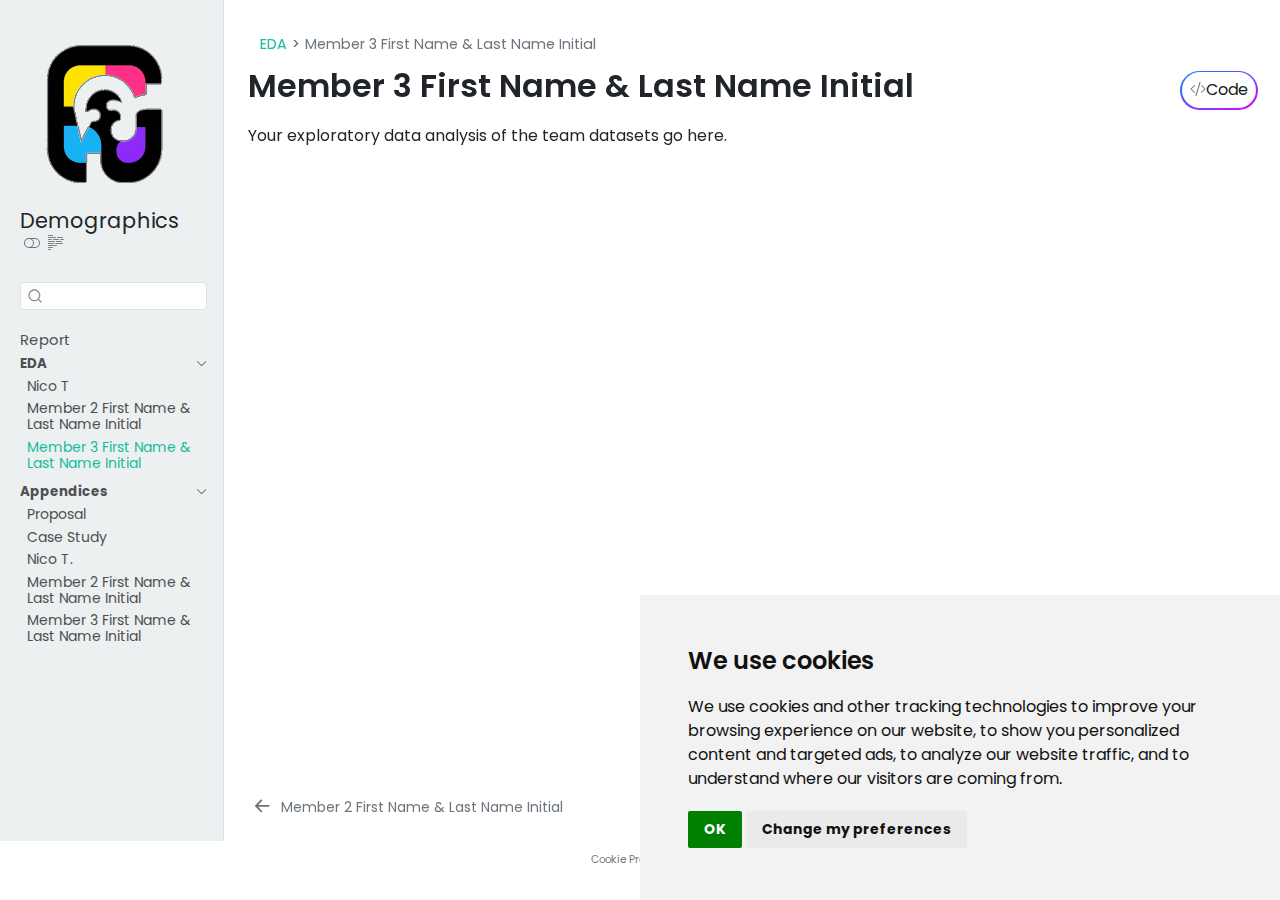
<file: eda/eda-member3.html>
<!DOCTYPE html>
<html xmlns="http://www.w3.org/1999/xhtml" lang="en" xml:lang="en"><head>

<meta charset="utf-8">
<meta name="generator" content="quarto-1.8.26">

<meta name="viewport" content="width=device-width, initial-scale=1.0, user-scalable=yes">


<title>Member 3 First Name &amp; Last Name Initial – Breaking Down Demographics</title>
<style>
code{white-space: pre-wrap;}
span.smallcaps{font-variant: small-caps;}
div.columns{display: flex; gap: min(4vw, 1.5em);}
div.column{flex: auto; overflow-x: auto;}
div.hanging-indent{margin-left: 1.5em; text-indent: -1.5em;}
ul.task-list{list-style: none;}
ul.task-list li input[type="checkbox"] {
  width: 0.8em;
  margin: 0 0.8em 0.2em -1em; /* quarto-specific, see https://github.com/quarto-dev/quarto-cli/issues/4556 */ 
  vertical-align: middle;
}
/* CSS for syntax highlighting */
html { -webkit-text-size-adjust: 100%; }
pre > code.sourceCode { white-space: pre; position: relative; }
pre > code.sourceCode > span { display: inline-block; line-height: 1.25; }
pre > code.sourceCode > span:empty { height: 1.2em; }
.sourceCode { overflow: visible; }
code.sourceCode > span { color: inherit; text-decoration: inherit; }
div.sourceCode { margin: 1em 0; }
pre.sourceCode { margin: 0; }
@media screen {
div.sourceCode { overflow: auto; }
}
@media print {
pre > code.sourceCode { white-space: pre-wrap; }
pre > code.sourceCode > span { text-indent: -5em; padding-left: 5em; }
}
pre.numberSource code
  { counter-reset: source-line 0; }
pre.numberSource code > span
  { position: relative; left: -4em; counter-increment: source-line; }
pre.numberSource code > span > a:first-child::before
  { content: counter(source-line);
    position: relative; left: -1em; text-align: right; vertical-align: baseline;
    border: none; display: inline-block;
    -webkit-touch-callout: none; -webkit-user-select: none;
    -khtml-user-select: none; -moz-user-select: none;
    -ms-user-select: none; user-select: none;
    padding: 0 4px; width: 4em;
  }
pre.numberSource { margin-left: 3em;  padding-left: 4px; }
div.sourceCode
  {   }
@media screen {
pre > code.sourceCode > span > a:first-child::before { text-decoration: underline; }
}
</style>


<script src="../site_libs/quarto-nav/quarto-nav.js"></script>
<script src="../site_libs/clipboard/clipboard.min.js"></script>
<script src="../site_libs/quarto-search/autocomplete.umd.js"></script>
<script src="../site_libs/quarto-search/fuse.min.js"></script>
<script src="../site_libs/quarto-search/quarto-search.js"></script>
<meta name="quarto:offset" content="../">
<link href="../appx/proposal.html" rel="next">
<link href="../eda/eda-member2.html" rel="prev">
<script src="../site_libs/cookie-consent/cookie-consent.js"></script>
<link href="../site_libs/cookie-consent/cookie-consent.css" rel="stylesheet">
<script src="../site_libs/quarto-html/quarto.js" type="module"></script>
<script src="../site_libs/quarto-html/tabsets/tabsets.js" type="module"></script>
<script src="../site_libs/quarto-html/axe/axe-check.js" type="module"></script>
<script src="../site_libs/quarto-html/popper.min.js"></script>
<script src="../site_libs/quarto-html/tippy.umd.min.js"></script>
<script src="../site_libs/quarto-html/anchor.min.js"></script>
<link href="../site_libs/quarto-html/tippy.css" rel="stylesheet">
<link href="../site_libs/quarto-html/quarto-syntax-highlighting-587c61ba64f3a5504c4d52d930310e48.css" rel="stylesheet" class="quarto-color-scheme" id="quarto-text-highlighting-styles">
<link href="../site_libs/quarto-html/quarto-syntax-highlighting-dark-b758ccaa5987ceb1b75504551e579abf.css" rel="stylesheet" class="quarto-color-scheme quarto-color-alternate" id="quarto-text-highlighting-styles">
<link href="../site_libs/quarto-html/quarto-syntax-highlighting-587c61ba64f3a5504c4d52d930310e48.css" rel="stylesheet" class="quarto-color-scheme-extra" id="quarto-text-highlighting-styles">
<script src="../site_libs/bootstrap/bootstrap.min.js"></script>
<link href="../site_libs/bootstrap/bootstrap-icons.css" rel="stylesheet">
<link href="../site_libs/bootstrap/bootstrap-9b1847abd3ec06048644e6b60dd9ba1a.min.css" rel="stylesheet" append-hash="true" class="quarto-color-scheme" id="quarto-bootstrap" data-mode="light">
<link href="../site_libs/bootstrap/bootstrap-dark-ce42c4983bbcb54e3cad6d12d9547ed8.min.css" rel="stylesheet" append-hash="true" class="quarto-color-scheme quarto-color-alternate" id="quarto-bootstrap" data-mode="dark">
<link href="../site_libs/bootstrap/bootstrap-9b1847abd3ec06048644e6b60dd9ba1a.min.css" rel="stylesheet" append-hash="true" class="quarto-color-scheme-extra" id="quarto-bootstrap" data-mode="light">
<script id="quarto-search-options" type="application/json">{
  "location": "sidebar",
  "copy-button": false,
  "collapse-after": 3,
  "panel-placement": "start",
  "type": "textbox",
  "limit": 50,
  "keyboard-shortcut": [
    "f",
    "/",
    "s"
  ],
  "show-item-context": false,
  "language": {
    "search-no-results-text": "No results",
    "search-matching-documents-text": "matching documents",
    "search-copy-link-title": "Copy link to search",
    "search-hide-matches-text": "Hide additional matches",
    "search-more-match-text": "more match in this document",
    "search-more-matches-text": "more matches in this document",
    "search-clear-button-title": "Clear",
    "search-text-placeholder": "",
    "search-detached-cancel-button-title": "Cancel",
    "search-submit-button-title": "Submit",
    "search-label": "Search"
  }
}</script>

<script type="text/javascript" charset="UTF-8">
document.addEventListener('DOMContentLoaded', function () {
cookieconsent.run({
  "notice_banner_type":"simple",
  "consent_type":"implied",
  "palette":"light",
  "language":"en",
  "page_load_consent_levels":["strictly-necessary","functionality","tracking","targeting"],
  "notice_banner_reject_button_hide":false,
  "preferences_center_close_button_hide":false,
  "website_name":""
  ,
"language":"en"
  });
});
</script> 
  
<style>html{ scroll-behavior: smooth; }</style>


<link rel="stylesheet" href="../style/custom.css">
</head>

<body class="nav-sidebar docked quarto-light"><script id="quarto-html-before-body" type="application/javascript">
    const toggleBodyColorMode = (bsSheetEl) => {
      const mode = bsSheetEl.getAttribute("data-mode");
      const bodyEl = window.document.querySelector("body");
      if (mode === "dark") {
        bodyEl.classList.add("quarto-dark");
        bodyEl.classList.remove("quarto-light");
      } else {
        bodyEl.classList.add("quarto-light");
        bodyEl.classList.remove("quarto-dark");
      }
    }
    const toggleBodyColorPrimary = () => {
      const bsSheetEl = window.document.querySelector("link#quarto-bootstrap:not([rel=disabled-stylesheet])");
      if (bsSheetEl) {
        toggleBodyColorMode(bsSheetEl);
      }
    }
    const setColorSchemeToggle = (alternate) => {
      const toggles = window.document.querySelectorAll('.quarto-color-scheme-toggle');
      for (let i=0; i < toggles.length; i++) {
        const toggle = toggles[i];
        if (toggle) {
          if (alternate) {
            toggle.classList.add("alternate");
          } else {
            toggle.classList.remove("alternate");
          }
        }
      }
    };
    const toggleColorMode = (alternate) => {
      // Switch the stylesheets
      const primaryStylesheets = window.document.querySelectorAll('link.quarto-color-scheme:not(.quarto-color-alternate)');
      const alternateStylesheets = window.document.querySelectorAll('link.quarto-color-scheme.quarto-color-alternate');
      manageTransitions('#quarto-margin-sidebar .nav-link', false);
      if (alternate) {
        // note: dark is layered on light, we don't disable primary!
        enableStylesheet(alternateStylesheets);
        for (const sheetNode of alternateStylesheets) {
          if (sheetNode.id === "quarto-bootstrap") {
            toggleBodyColorMode(sheetNode);
          }
        }
      } else {
        disableStylesheet(alternateStylesheets);
        enableStylesheet(primaryStylesheets)
        toggleBodyColorPrimary();
      }
      manageTransitions('#quarto-margin-sidebar .nav-link', true);
      // Switch the toggles
      setColorSchemeToggle(alternate)
      // Hack to workaround the fact that safari doesn't
      // properly recolor the scrollbar when toggling (#1455)
      if (navigator.userAgent.indexOf('Safari') > 0 && navigator.userAgent.indexOf('Chrome') == -1) {
        manageTransitions("body", false);
        window.scrollTo(0, 1);
        setTimeout(() => {
          window.scrollTo(0, 0);
          manageTransitions("body", true);
        }, 40);
      }
    }
    const disableStylesheet = (stylesheets) => {
      for (let i=0; i < stylesheets.length; i++) {
        const stylesheet = stylesheets[i];
        stylesheet.rel = 'disabled-stylesheet';
      }
    }
    const enableStylesheet = (stylesheets) => {
      for (let i=0; i < stylesheets.length; i++) {
        const stylesheet = stylesheets[i];
        if(stylesheet.rel !== 'stylesheet') { // for Chrome, which will still FOUC without this check
          stylesheet.rel = 'stylesheet';
        }
      }
    }
    const manageTransitions = (selector, allowTransitions) => {
      const els = window.document.querySelectorAll(selector);
      for (let i=0; i < els.length; i++) {
        const el = els[i];
        if (allowTransitions) {
          el.classList.remove('notransition');
        } else {
          el.classList.add('notransition');
        }
      }
    }
    const isFileUrl = () => {
      return window.location.protocol === 'file:';
    }
    const hasAlternateSentinel = () => {
      let styleSentinel = getColorSchemeSentinel();
      if (styleSentinel !== null) {
        return styleSentinel === "alternate";
      } else {
        return false;
      }
    }
    const setStyleSentinel = (alternate) => {
      const value = alternate ? "alternate" : "default";
      if (!isFileUrl()) {
        window.localStorage.setItem("quarto-color-scheme", value);
      } else {
        localAlternateSentinel = value;
      }
    }
    const getColorSchemeSentinel = () => {
      if (!isFileUrl()) {
        const storageValue = window.localStorage.getItem("quarto-color-scheme");
        return storageValue != null ? storageValue : localAlternateSentinel;
      } else {
        return localAlternateSentinel;
      }
    }
    const toggleGiscusIfUsed = (isAlternate, darkModeDefault) => {
      const baseTheme = document.querySelector('#giscus-base-theme')?.value ?? 'light';
      const alternateTheme = document.querySelector('#giscus-alt-theme')?.value ?? 'dark';
      let newTheme = '';
      if(authorPrefersDark) {
        newTheme = isAlternate ? baseTheme : alternateTheme;
      } else {
        newTheme = isAlternate ? alternateTheme : baseTheme;
      }
      const changeGiscusTheme = () => {
        // From: https://github.com/giscus/giscus/issues/336
        const sendMessage = (message) => {
          const iframe = document.querySelector('iframe.giscus-frame');
          if (!iframe) return;
          iframe.contentWindow.postMessage({ giscus: message }, 'https://giscus.app');
        }
        sendMessage({
          setConfig: {
            theme: newTheme
          }
        });
      }
      const isGiscussLoaded = window.document.querySelector('iframe.giscus-frame') !== null;
      if (isGiscussLoaded) {
        changeGiscusTheme();
      }
    };
    const authorPrefersDark = false;
    const darkModeDefault = authorPrefersDark;
      document.querySelector('link#quarto-text-highlighting-styles.quarto-color-scheme-extra').rel = 'disabled-stylesheet';
      document.querySelector('link#quarto-bootstrap.quarto-color-scheme-extra').rel = 'disabled-stylesheet';
    let localAlternateSentinel = darkModeDefault ? 'alternate' : 'default';
    // Dark / light mode switch
    window.quartoToggleColorScheme = () => {
      // Read the current dark / light value
      let toAlternate = !hasAlternateSentinel();
      toggleColorMode(toAlternate);
      setStyleSentinel(toAlternate);
      toggleGiscusIfUsed(toAlternate, darkModeDefault);
      window.dispatchEvent(new Event('resize'));
    };
    // Switch to dark mode if need be
    if (hasAlternateSentinel()) {
      toggleColorMode(true);
    } else {
      toggleColorMode(false);
    }
  </script>

<div id="quarto-search-results"></div>
  <header id="quarto-header" class="headroom fixed-top">
  <nav class="quarto-secondary-nav">
    <div class="container-fluid d-flex">
      <button type="button" class="quarto-btn-toggle btn" data-bs-toggle="collapse" role="button" data-bs-target=".quarto-sidebar-collapse-item" aria-controls="quarto-sidebar" aria-expanded="false" aria-label="Toggle sidebar navigation" onclick="if (window.quartoToggleHeadroom) { window.quartoToggleHeadroom(); }">
        <i class="bi bi-layout-text-sidebar-reverse"></i>
      </button>
        <nav class="quarto-page-breadcrumbs" aria-label="breadcrumb"><ol class="breadcrumb"><li class="breadcrumb-item"><a href="../eda/eda-member1.html">EDA</a></li><li class="breadcrumb-item"><a href="../eda/eda-member3.html"><span class="chapter-title">Member 3 First Name &amp; Last Name Initial</span></a></li></ol></nav>
        <a class="flex-grow-1" role="navigation" data-bs-toggle="collapse" data-bs-target=".quarto-sidebar-collapse-item" aria-controls="quarto-sidebar" aria-expanded="false" aria-label="Toggle sidebar navigation" onclick="if (window.quartoToggleHeadroom) { window.quartoToggleHeadroom(); }">      
        </a>
      <button type="button" class="btn quarto-search-button" aria-label="Search" onclick="window.quartoOpenSearch();">
        <i class="bi bi-search"></i>
      </button>
    </div>
  </nav>
</header>
<!-- content -->
<div id="quarto-content" class="quarto-container page-columns page-rows-contents page-layout-full">
<!-- sidebar -->
  <nav id="quarto-sidebar" class="sidebar collapse collapse-horizontal quarto-sidebar-collapse-item sidebar-navigation docked overflow-auto">
    <div class="pt-lg-2 mt-2 text-left sidebar-header sidebar-header-stacked">
      <a href="../index.html" class="sidebar-logo-link">
      <img src="../assets/sidebar-logo.png" alt="Random negative space illustration" class="sidebar-logo light-content py-0 d-lg-inline d-none">
      <img src="../assets/sidebar-logo.png" alt="Random negative space illustration" class="sidebar-logo dark-content py-0 d-lg-inline d-none">
      </a>
    <div class="sidebar-title mb-0 py-0">
      <a href="../">Demographics</a> 
        <div class="sidebar-tools-main">
  <a href="" class="quarto-color-scheme-toggle quarto-navigation-tool  px-1" onclick="window.quartoToggleColorScheme(); return false;" title="Toggle dark mode"><i class="bi"></i></a>
  <a href="" class="quarto-reader-toggle quarto-navigation-tool px-1" onclick="window.quartoToggleReader(); return false;" title="Toggle reader mode">
  <div class="quarto-reader-toggle-btn">
  <i class="bi"></i>
  </div>
</a>
</div>
    </div>
      </div>
        <div class="mt-2 flex-shrink-0 align-items-center">
        <div class="sidebar-search">
        <div id="quarto-search" class="" title="Search"></div>
        </div>
        </div>
    <div class="sidebar-menu-container"> 
    <ul class="list-unstyled mt-1">
        <li class="sidebar-item">
  <div class="sidebar-item-container"> 
  <a href="../index.html" class="sidebar-item-text sidebar-link"><span class="chapter-title">Report</span></a>
  </div>
</li>
        <li class="sidebar-item sidebar-item-section">
      <div class="sidebar-item-container"> 
            <a class="sidebar-item-text sidebar-link text-start" data-bs-toggle="collapse" data-bs-target="#quarto-sidebar-section-1" role="navigation" aria-expanded="true">
 <span class="menu-text">EDA</span></a>
          <a class="sidebar-item-toggle text-start" data-bs-toggle="collapse" data-bs-target="#quarto-sidebar-section-1" role="navigation" aria-expanded="true" aria-label="Toggle section">
            <i class="bi bi-chevron-right ms-2"></i>
          </a> 
      </div>
      <ul id="quarto-sidebar-section-1" class="collapse list-unstyled sidebar-section depth1 show">  
          <li class="sidebar-item">
  <div class="sidebar-item-container"> 
  <a href="../eda/eda-member1.html" class="sidebar-item-text sidebar-link"><span class="chapter-title">Nico T</span></a>
  </div>
</li>
          <li class="sidebar-item">
  <div class="sidebar-item-container"> 
  <a href="../eda/eda-member2.html" class="sidebar-item-text sidebar-link"><span class="chapter-title">Member 2 First Name &amp; Last Name Initial</span></a>
  </div>
</li>
          <li class="sidebar-item">
  <div class="sidebar-item-container"> 
  <a href="../eda/eda-member3.html" class="sidebar-item-text sidebar-link active"><span class="chapter-title">Member 3 First Name &amp; Last Name Initial</span></a>
  </div>
</li>
      </ul>
  </li>
        <li class="sidebar-item sidebar-item-section">
      <div class="sidebar-item-container"> 
            <a class="sidebar-item-text sidebar-link text-start" data-bs-toggle="collapse" data-bs-target="#quarto-sidebar-section-2" role="navigation" aria-expanded="true">
 <span class="menu-text">Appendices</span></a>
          <a class="sidebar-item-toggle text-start" data-bs-toggle="collapse" data-bs-target="#quarto-sidebar-section-2" role="navigation" aria-expanded="true" aria-label="Toggle section">
            <i class="bi bi-chevron-right ms-2"></i>
          </a> 
      </div>
      <ul id="quarto-sidebar-section-2" class="collapse list-unstyled sidebar-section depth1 show">  
          <li class="sidebar-item">
  <div class="sidebar-item-container"> 
  <a href="../appx/proposal.html" class="sidebar-item-text sidebar-link"><span class="chapter-title">Proposal</span></a>
  </div>
</li>
          <li class="sidebar-item">
  <div class="sidebar-item-container"> 
  <a href="../appx/case-study.html" class="sidebar-item-text sidebar-link"><span class="chapter-title">Case Study</span></a>
  </div>
</li>
          <li class="sidebar-item">
  <div class="sidebar-item-container"> 
  <a href="../wa/wa-member1.html" class="sidebar-item-text sidebar-link"><span class="chapter-title">Nico T.</span></a>
  </div>
</li>
          <li class="sidebar-item">
  <div class="sidebar-item-container"> 
  <a href="../wa/wa-member2.html" class="sidebar-item-text sidebar-link"><span class="chapter-title">Member 2 First Name &amp; Last Name Initial</span></a>
  </div>
</li>
          <li class="sidebar-item">
  <div class="sidebar-item-container"> 
  <a href="../wa/wa-member3.html" class="sidebar-item-text sidebar-link"><span class="chapter-title">Member 3 First Name &amp; Last Name Initial</span></a>
  </div>
</li>
      </ul>
  </li>
    </ul>
    </div>
</nav>
<div id="quarto-sidebar-glass" class="quarto-sidebar-collapse-item" data-bs-toggle="collapse" data-bs-target=".quarto-sidebar-collapse-item"></div>
<!-- margin-sidebar -->
    <div id="quarto-margin-sidebar" class="sidebar margin-sidebar zindex-bottom">
        
    </div>
<!-- main -->
<main class="content column-page-right" id="quarto-document-content">


<header id="title-block-header" class="quarto-title-block default"><nav class="quarto-page-breadcrumbs quarto-title-breadcrumbs d-none d-lg-block" aria-label="breadcrumb"><ol class="breadcrumb"><li class="breadcrumb-item"><a href="../eda/eda-member1.html">EDA</a></li><li class="breadcrumb-item"><a href="../eda/eda-member3.html"><span class="chapter-title">Member 3 First Name &amp; Last Name Initial</span></a></li></ol></nav>
<div class="quarto-title">
<div class="quarto-title-block"><div><h1 class="title"><span class="chapter-title">Member 3 First Name &amp; Last Name Initial</span></h1><button type="button" class="btn code-tools-button" id="quarto-code-tools-source"><i class="bi"></i> Code</button></div></div>
</div>



<div class="quarto-title-meta column-page-right">

    
  
    
  </div>
  


</header>


<p>Your exploratory data analysis of the team datasets go here.</p>


<!-- -->


</main> <!-- /main -->
<script id="quarto-html-after-body" type="application/javascript">
  window.document.addEventListener("DOMContentLoaded", function (event) {
    // Ensure there is a toggle, if there isn't float one in the top right
    if (window.document.querySelector('.quarto-color-scheme-toggle') === null) {
      const a = window.document.createElement('a');
      a.classList.add('top-right');
      a.classList.add('quarto-color-scheme-toggle');
      a.href = "";
      a.onclick = function() { try { window.quartoToggleColorScheme(); } catch {} return false; };
      const i = window.document.createElement("i");
      i.classList.add('bi');
      a.appendChild(i);
      window.document.body.appendChild(a);
    }
    setColorSchemeToggle(hasAlternateSentinel())
    const icon = "";
    const anchorJS = new window.AnchorJS();
    anchorJS.options = {
      placement: 'right',
      icon: icon
    };
    anchorJS.add('.anchored');
    const isCodeAnnotation = (el) => {
      for (const clz of el.classList) {
        if (clz.startsWith('code-annotation-')) {                     
          return true;
        }
      }
      return false;
    }
    const onCopySuccess = function(e) {
      // button target
      const button = e.trigger;
      // don't keep focus
      button.blur();
      // flash "checked"
      button.classList.add('code-copy-button-checked');
      var currentTitle = button.getAttribute("title");
      button.setAttribute("title", "Copied!");
      let tooltip;
      if (window.bootstrap) {
        button.setAttribute("data-bs-toggle", "tooltip");
        button.setAttribute("data-bs-placement", "left");
        button.setAttribute("data-bs-title", "Copied!");
        tooltip = new bootstrap.Tooltip(button, 
          { trigger: "manual", 
            customClass: "code-copy-button-tooltip",
            offset: [0, -8]});
        tooltip.show();    
      }
      setTimeout(function() {
        if (tooltip) {
          tooltip.hide();
          button.removeAttribute("data-bs-title");
          button.removeAttribute("data-bs-toggle");
          button.removeAttribute("data-bs-placement");
        }
        button.setAttribute("title", currentTitle);
        button.classList.remove('code-copy-button-checked');
      }, 1000);
      // clear code selection
      e.clearSelection();
    }
    const getTextToCopy = function(trigger) {
      const outerScaffold = trigger.parentElement.cloneNode(true);
      const codeEl = outerScaffold.querySelector('code');
      for (const childEl of codeEl.children) {
        if (isCodeAnnotation(childEl)) {
          childEl.remove();
        }
      }
      return codeEl.innerText;
    }
    const clipboard = new window.ClipboardJS('.code-copy-button:not([data-in-quarto-modal])', {
      text: getTextToCopy
    });
    clipboard.on('success', onCopySuccess);
    if (window.document.getElementById('quarto-embedded-source-code-modal')) {
      const clipboardModal = new window.ClipboardJS('.code-copy-button[data-in-quarto-modal]', {
        text: getTextToCopy,
        container: window.document.getElementById('quarto-embedded-source-code-modal')
      });
      clipboardModal.on('success', onCopySuccess);
    }
    const viewSource = window.document.getElementById('quarto-view-source') ||
                       window.document.getElementById('quarto-code-tools-source');
    if (viewSource) {
      const sourceUrl = viewSource.getAttribute("data-quarto-source-url");
      viewSource.addEventListener("click", function(e) {
        if (sourceUrl) {
          // rstudio viewer pane
          if (/\bcapabilities=\b/.test(window.location)) {
            window.open(sourceUrl);
          } else {
            window.location.href = sourceUrl;
          }
        } else {
          const modal = new bootstrap.Modal(document.getElementById('quarto-embedded-source-code-modal'));
          modal.show();
        }
        return false;
      });
    }
    function toggleCodeHandler(show) {
      return function(e) {
        const detailsSrc = window.document.querySelectorAll(".cell > details > .sourceCode");
        for (let i=0; i<detailsSrc.length; i++) {
          const details = detailsSrc[i].parentElement;
          if (show) {
            details.open = true;
          } else {
            details.removeAttribute("open");
          }
        }
        const cellCodeDivs = window.document.querySelectorAll(".cell > .sourceCode");
        const fromCls = show ? "hidden" : "unhidden";
        const toCls = show ? "unhidden" : "hidden";
        for (let i=0; i<cellCodeDivs.length; i++) {
          const codeDiv = cellCodeDivs[i];
          if (codeDiv.classList.contains(fromCls)) {
            codeDiv.classList.remove(fromCls);
            codeDiv.classList.add(toCls);
          } 
        }
        return false;
      }
    }
    const hideAllCode = window.document.getElementById("quarto-hide-all-code");
    if (hideAllCode) {
      hideAllCode.addEventListener("click", toggleCodeHandler(false));
    }
    const showAllCode = window.document.getElementById("quarto-show-all-code");
    if (showAllCode) {
      showAllCode.addEventListener("click", toggleCodeHandler(true));
    }
      var localhostRegex = new RegExp(/^(?:http|https):\/\/localhost\:?[0-9]*\//);
      var mailtoRegex = new RegExp(/^mailto:/);
        var filterRegex = new RegExp('/' + window.location.host + '/');
      var isInternal = (href) => {
          return filterRegex.test(href) || localhostRegex.test(href) || mailtoRegex.test(href);
      }
      // Inspect non-navigation links and adorn them if external
     var links = window.document.querySelectorAll('a[href]:not(.nav-link):not(.navbar-brand):not(.toc-action):not(.sidebar-link):not(.sidebar-item-toggle):not(.pagination-link):not(.no-external):not([aria-hidden]):not(.dropdown-item):not(.quarto-navigation-tool):not(.about-link)');
      for (var i=0; i<links.length; i++) {
        const link = links[i];
        if (!isInternal(link.href)) {
          // undo the damage that might have been done by quarto-nav.js in the case of
          // links that we want to consider external
          if (link.dataset.originalHref !== undefined) {
            link.href = link.dataset.originalHref;
          }
            // target, if specified
            link.setAttribute("target", "_blank");
            if (link.getAttribute("rel") === null) {
              link.setAttribute("rel", "noopener");
            }
        }
      }
    function tippyHover(el, contentFn, onTriggerFn, onUntriggerFn) {
      const config = {
        allowHTML: true,
        maxWidth: 500,
        delay: 100,
        arrow: false,
        appendTo: function(el) {
            return el.parentElement;
        },
        interactive: true,
        interactiveBorder: 10,
        theme: 'quarto',
        placement: 'bottom-start',
      };
      if (contentFn) {
        config.content = contentFn;
      }
      if (onTriggerFn) {
        config.onTrigger = onTriggerFn;
      }
      if (onUntriggerFn) {
        config.onUntrigger = onUntriggerFn;
      }
      window.tippy(el, config); 
    }
    const noterefs = window.document.querySelectorAll('a[role="doc-noteref"]');
    for (var i=0; i<noterefs.length; i++) {
      const ref = noterefs[i];
      tippyHover(ref, function() {
        // use id or data attribute instead here
        let href = ref.getAttribute('data-footnote-href') || ref.getAttribute('href');
        try { href = new URL(href).hash; } catch {}
        const id = href.replace(/^#\/?/, "");
        const note = window.document.getElementById(id);
        if (note) {
          return note.innerHTML;
        } else {
          return "";
        }
      });
    }
    const xrefs = window.document.querySelectorAll('a.quarto-xref');
    const processXRef = (id, note) => {
      // Strip column container classes
      const stripColumnClz = (el) => {
        el.classList.remove("page-full", "page-columns");
        if (el.children) {
          for (const child of el.children) {
            stripColumnClz(child);
          }
        }
      }
      stripColumnClz(note)
      if (id === null || id.startsWith('sec-')) {
        // Special case sections, only their first couple elements
        const container = document.createElement("div");
        if (note.children && note.children.length > 2) {
          container.appendChild(note.children[0].cloneNode(true));
          for (let i = 1; i < note.children.length; i++) {
            const child = note.children[i];
            if (child.tagName === "P" && child.innerText === "") {
              continue;
            } else {
              container.appendChild(child.cloneNode(true));
              break;
            }
          }
          if (window.Quarto?.typesetMath) {
            window.Quarto.typesetMath(container);
          }
          return container.innerHTML
        } else {
          if (window.Quarto?.typesetMath) {
            window.Quarto.typesetMath(note);
          }
          return note.innerHTML;
        }
      } else {
        // Remove any anchor links if they are present
        const anchorLink = note.querySelector('a.anchorjs-link');
        if (anchorLink) {
          anchorLink.remove();
        }
        if (window.Quarto?.typesetMath) {
          window.Quarto.typesetMath(note);
        }
        if (note.classList.contains("callout")) {
          return note.outerHTML;
        } else {
          return note.innerHTML;
        }
      }
    }
    for (var i=0; i<xrefs.length; i++) {
      const xref = xrefs[i];
      tippyHover(xref, undefined, function(instance) {
        instance.disable();
        let url = xref.getAttribute('href');
        let hash = undefined; 
        if (url.startsWith('#')) {
          hash = url;
        } else {
          try { hash = new URL(url).hash; } catch {}
        }
        if (hash) {
          const id = hash.replace(/^#\/?/, "");
          const note = window.document.getElementById(id);
          if (note !== null) {
            try {
              const html = processXRef(id, note.cloneNode(true));
              instance.setContent(html);
            } finally {
              instance.enable();
              instance.show();
            }
          } else {
            // See if we can fetch this
            fetch(url.split('#')[0])
            .then(res => res.text())
            .then(html => {
              const parser = new DOMParser();
              const htmlDoc = parser.parseFromString(html, "text/html");
              const note = htmlDoc.getElementById(id);
              if (note !== null) {
                const html = processXRef(id, note);
                instance.setContent(html);
              } 
            }).finally(() => {
              instance.enable();
              instance.show();
            });
          }
        } else {
          // See if we can fetch a full url (with no hash to target)
          // This is a special case and we should probably do some content thinning / targeting
          fetch(url)
          .then(res => res.text())
          .then(html => {
            const parser = new DOMParser();
            const htmlDoc = parser.parseFromString(html, "text/html");
            const note = htmlDoc.querySelector('main.content');
            if (note !== null) {
              // This should only happen for chapter cross references
              // (since there is no id in the URL)
              // remove the first header
              if (note.children.length > 0 && note.children[0].tagName === "HEADER") {
                note.children[0].remove();
              }
              const html = processXRef(null, note);
              instance.setContent(html);
            } 
          }).finally(() => {
            instance.enable();
            instance.show();
          });
        }
      }, function(instance) {
      });
    }
        let selectedAnnoteEl;
        const selectorForAnnotation = ( cell, annotation) => {
          let cellAttr = 'data-code-cell="' + cell + '"';
          let lineAttr = 'data-code-annotation="' +  annotation + '"';
          const selector = 'span[' + cellAttr + '][' + lineAttr + ']';
          return selector;
        }
        const selectCodeLines = (annoteEl) => {
          const doc = window.document;
          const targetCell = annoteEl.getAttribute("data-target-cell");
          const targetAnnotation = annoteEl.getAttribute("data-target-annotation");
          const annoteSpan = window.document.querySelector(selectorForAnnotation(targetCell, targetAnnotation));
          const lines = annoteSpan.getAttribute("data-code-lines").split(",");
          const lineIds = lines.map((line) => {
            return targetCell + "-" + line;
          })
          let top = null;
          let height = null;
          let parent = null;
          if (lineIds.length > 0) {
              //compute the position of the single el (top and bottom and make a div)
              const el = window.document.getElementById(lineIds[0]);
              top = el.offsetTop;
              height = el.offsetHeight;
              parent = el.parentElement.parentElement;
            if (lineIds.length > 1) {
              const lastEl = window.document.getElementById(lineIds[lineIds.length - 1]);
              const bottom = lastEl.offsetTop + lastEl.offsetHeight;
              height = bottom - top;
            }
            if (top !== null && height !== null && parent !== null) {
              // cook up a div (if necessary) and position it 
              let div = window.document.getElementById("code-annotation-line-highlight");
              if (div === null) {
                div = window.document.createElement("div");
                div.setAttribute("id", "code-annotation-line-highlight");
                div.style.position = 'absolute';
                parent.appendChild(div);
              }
              div.style.top = top - 2 + "px";
              div.style.height = height + 4 + "px";
              div.style.left = 0;
              let gutterDiv = window.document.getElementById("code-annotation-line-highlight-gutter");
              if (gutterDiv === null) {
                gutterDiv = window.document.createElement("div");
                gutterDiv.setAttribute("id", "code-annotation-line-highlight-gutter");
                gutterDiv.style.position = 'absolute';
                const codeCell = window.document.getElementById(targetCell);
                const gutter = codeCell.querySelector('.code-annotation-gutter');
                gutter.appendChild(gutterDiv);
              }
              gutterDiv.style.top = top - 2 + "px";
              gutterDiv.style.height = height + 4 + "px";
            }
            selectedAnnoteEl = annoteEl;
          }
        };
        const unselectCodeLines = () => {
          const elementsIds = ["code-annotation-line-highlight", "code-annotation-line-highlight-gutter"];
          elementsIds.forEach((elId) => {
            const div = window.document.getElementById(elId);
            if (div) {
              div.remove();
            }
          });
          selectedAnnoteEl = undefined;
        };
          // Handle positioning of the toggle
      window.addEventListener(
        "resize",
        throttle(() => {
          elRect = undefined;
          if (selectedAnnoteEl) {
            selectCodeLines(selectedAnnoteEl);
          }
        }, 10)
      );
      function throttle(fn, ms) {
      let throttle = false;
      let timer;
        return (...args) => {
          if(!throttle) { // first call gets through
              fn.apply(this, args);
              throttle = true;
          } else { // all the others get throttled
              if(timer) clearTimeout(timer); // cancel #2
              timer = setTimeout(() => {
                fn.apply(this, args);
                timer = throttle = false;
              }, ms);
          }
        };
      }
        // Attach click handler to the DT
        const annoteDls = window.document.querySelectorAll('dt[data-target-cell]');
        for (const annoteDlNode of annoteDls) {
          annoteDlNode.addEventListener('click', (event) => {
            const clickedEl = event.target;
            if (clickedEl !== selectedAnnoteEl) {
              unselectCodeLines();
              const activeEl = window.document.querySelector('dt[data-target-cell].code-annotation-active');
              if (activeEl) {
                activeEl.classList.remove('code-annotation-active');
              }
              selectCodeLines(clickedEl);
              clickedEl.classList.add('code-annotation-active');
            } else {
              // Unselect the line
              unselectCodeLines();
              clickedEl.classList.remove('code-annotation-active');
            }
          });
        }
    const findCites = (el) => {
      const parentEl = el.parentElement;
      if (parentEl) {
        const cites = parentEl.dataset.cites;
        if (cites) {
          return {
            el,
            cites: cites.split(' ')
          };
        } else {
          return findCites(el.parentElement)
        }
      } else {
        return undefined;
      }
    };
    var bibliorefs = window.document.querySelectorAll('a[role="doc-biblioref"]');
    for (var i=0; i<bibliorefs.length; i++) {
      const ref = bibliorefs[i];
      const citeInfo = findCites(ref);
      if (citeInfo) {
        tippyHover(citeInfo.el, function() {
          var popup = window.document.createElement('div');
          citeInfo.cites.forEach(function(cite) {
            var citeDiv = window.document.createElement('div');
            citeDiv.classList.add('hanging-indent');
            citeDiv.classList.add('csl-entry');
            var biblioDiv = window.document.getElementById('ref-' + cite);
            if (biblioDiv) {
              citeDiv.innerHTML = biblioDiv.innerHTML;
            }
            popup.appendChild(citeDiv);
          });
          return popup.innerHTML;
        });
      }
    }
  });
  </script>
<nav class="page-navigation column-page-right">
  <div class="nav-page nav-page-previous">
      <a href="../eda/eda-member2.html" class="pagination-link" aria-label="Member 2 First Name &amp; Last Name Initial">
        <i class="bi bi-arrow-left-short"></i> <span class="nav-page-text"><span class="chapter-title">Member 2 First Name &amp; Last Name Initial</span></span>
      </a>          
  </div>
  <div class="nav-page nav-page-next">
      <a href="../appx/proposal.html" class="pagination-link" aria-label="Proposal">
        <span class="nav-page-text"><span class="chapter-title">Proposal</span></span> <i class="bi bi-arrow-right-short"></i>
      </a>
  </div>
</nav><div class="modal fade" id="quarto-embedded-source-code-modal" tabindex="-1" aria-labelledby="quarto-embedded-source-code-modal-label" aria-hidden="true"><div class="modal-dialog modal-dialog-scrollable"><div class="modal-content"><div class="modal-header"><h5 class="modal-title" id="quarto-embedded-source-code-modal-label">Source Code</h5><button class="btn-close" data-bs-dismiss="modal"></button></div><div class="modal-body"><div class="">
<div class="code-copy-outer-scaffold"><div class="sourceCode" id="cb1" data-shortcodes="false"><pre class="sourceCode numberSource markdown number-lines code-with-copy"><code class="sourceCode markdown"><span id="cb1-1"><a href="#cb1-1"></a><span class="co">---</span></span>
<span id="cb1-2"><a href="#cb1-2"></a><span class="an">title:</span><span class="co"> "Member 3 First Name &amp; Last Name Initial"</span></span>
<span id="cb1-3"><a href="#cb1-3"></a><span class="co">---</span></span>
<span id="cb1-4"><a href="#cb1-4"></a></span>
<span id="cb1-5"><a href="#cb1-5"></a>Your exploratory data analysis of the team datasets go here.</span></code></pre></div><button title="Copy to Clipboard" class="code-copy-button" data-in-quarto-modal=""><i class="bi"></i></button></div>
</div></div></div></div></div>
</div> <!-- /content -->
<footer class="footer">
  <div class="nav-footer">
    <div class="nav-footer-left">
      &nbsp;
    </div>   
    <div class="nav-footer-center">

<div class="cookie-consent-footer"><a href="#" id="open_preferences_center">Cookie Preferences</a></div></div>
    <div class="nav-footer-right">
      &nbsp;
    </div>
  </div>
</footer>




<script src="../site_libs/quarto-html/zenscroll-min.js"></script>
</body></html>
</file>
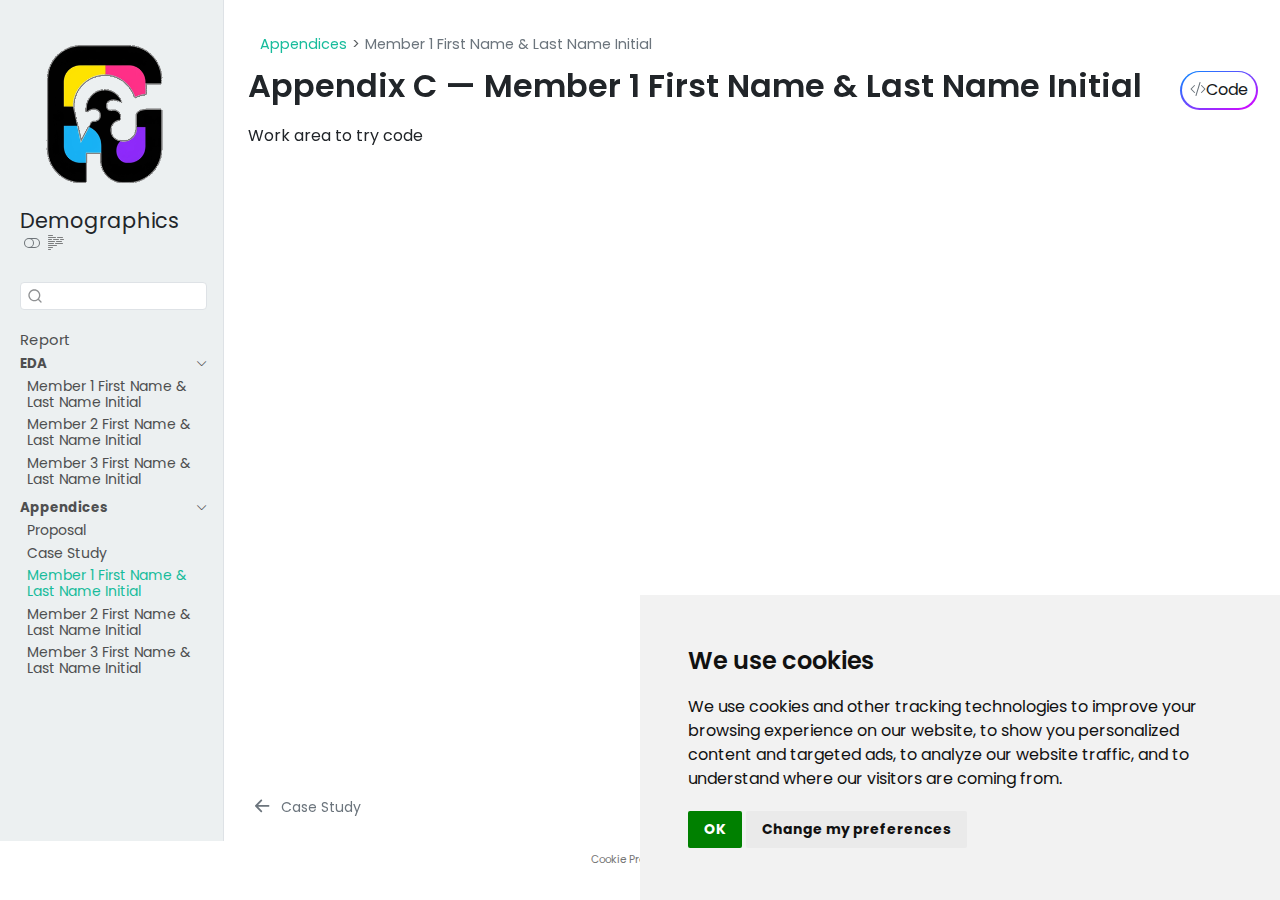
<file: wa/wa-member1.html>
<!DOCTYPE html>
<html xmlns="http://www.w3.org/1999/xhtml" lang="en" xml:lang="en"><head>

<meta charset="utf-8">
<meta name="generator" content="quarto-1.7.32">

<meta name="viewport" content="width=device-width, initial-scale=1.0, user-scalable=yes">


<title>Appendix C — Member 1 First Name &amp; Last Name Initial – Breaking Down Demographics</title>
<style>
code{white-space: pre-wrap;}
span.smallcaps{font-variant: small-caps;}
div.columns{display: flex; gap: min(4vw, 1.5em);}
div.column{flex: auto; overflow-x: auto;}
div.hanging-indent{margin-left: 1.5em; text-indent: -1.5em;}
ul.task-list{list-style: none;}
ul.task-list li input[type="checkbox"] {
  width: 0.8em;
  margin: 0 0.8em 0.2em -1em; /* quarto-specific, see https://github.com/quarto-dev/quarto-cli/issues/4556 */ 
  vertical-align: middle;
}
/* CSS for syntax highlighting */
html { -webkit-text-size-adjust: 100%; }
pre > code.sourceCode { white-space: pre; position: relative; }
pre > code.sourceCode > span { display: inline-block; line-height: 1.25; }
pre > code.sourceCode > span:empty { height: 1.2em; }
.sourceCode { overflow: visible; }
code.sourceCode > span { color: inherit; text-decoration: inherit; }
div.sourceCode { margin: 1em 0; }
pre.sourceCode { margin: 0; }
@media screen {
div.sourceCode { overflow: auto; }
}
@media print {
pre > code.sourceCode { white-space: pre-wrap; }
pre > code.sourceCode > span { text-indent: -5em; padding-left: 5em; }
}
pre.numberSource code
  { counter-reset: source-line 0; }
pre.numberSource code > span
  { position: relative; left: -4em; counter-increment: source-line; }
pre.numberSource code > span > a:first-child::before
  { content: counter(source-line);
    position: relative; left: -1em; text-align: right; vertical-align: baseline;
    border: none; display: inline-block;
    -webkit-touch-callout: none; -webkit-user-select: none;
    -khtml-user-select: none; -moz-user-select: none;
    -ms-user-select: none; user-select: none;
    padding: 0 4px; width: 4em;
  }
pre.numberSource { margin-left: 3em;  padding-left: 4px; }
div.sourceCode
  {   }
@media screen {
pre > code.sourceCode > span > a:first-child::before { text-decoration: underline; }
}
</style>


<script src="../site_libs/quarto-nav/quarto-nav.js"></script>
<script src="../site_libs/clipboard/clipboard.min.js"></script>
<script src="../site_libs/quarto-search/autocomplete.umd.js"></script>
<script src="../site_libs/quarto-search/fuse.min.js"></script>
<script src="../site_libs/quarto-search/quarto-search.js"></script>
<meta name="quarto:offset" content="../">
<link href="../wa/wa-member2.html" rel="next">
<link href="../appx/case-study.html" rel="prev">
<script src="../site_libs/cookie-consent/cookie-consent.js"></script>
<link href="../site_libs/cookie-consent/cookie-consent.css" rel="stylesheet">
<script src="../site_libs/quarto-html/quarto.js" type="module"></script>
<script src="../site_libs/quarto-html/tabsets/tabsets.js" type="module"></script>
<script src="../site_libs/quarto-html/popper.min.js"></script>
<script src="../site_libs/quarto-html/tippy.umd.min.js"></script>
<script src="../site_libs/quarto-html/anchor.min.js"></script>
<link href="../site_libs/quarto-html/tippy.css" rel="stylesheet">
<link href="../site_libs/quarto-html/quarto-syntax-highlighting-37eea08aefeeee20ff55810ff984fec1.css" rel="stylesheet" class="quarto-color-scheme" id="quarto-text-highlighting-styles">
<link href="../site_libs/quarto-html/quarto-syntax-highlighting-dark-2fef5ea3f8957b3e4ecc936fc74692ca.css" rel="stylesheet" class="quarto-color-scheme quarto-color-alternate" id="quarto-text-highlighting-styles">
<link href="../site_libs/quarto-html/quarto-syntax-highlighting-37eea08aefeeee20ff55810ff984fec1.css" rel="stylesheet" class="quarto-color-scheme-extra" id="quarto-text-highlighting-styles">
<script src="../site_libs/bootstrap/bootstrap.min.js"></script>
<link href="../site_libs/bootstrap/bootstrap-icons.css" rel="stylesheet">
<link href="../site_libs/bootstrap/bootstrap-b6165e882820e9cbe81d0573c00a9ad9.min.css" rel="stylesheet" append-hash="true" class="quarto-color-scheme" id="quarto-bootstrap" data-mode="light">
<link href="../site_libs/bootstrap/bootstrap-dark-336fc07c9e36db0483797e7526239151.min.css" rel="stylesheet" append-hash="true" class="quarto-color-scheme quarto-color-alternate" id="quarto-bootstrap" data-mode="dark">
<link href="../site_libs/bootstrap/bootstrap-b6165e882820e9cbe81d0573c00a9ad9.min.css" rel="stylesheet" append-hash="true" class="quarto-color-scheme-extra" id="quarto-bootstrap" data-mode="light">
<script id="quarto-search-options" type="application/json">{
  "location": "sidebar",
  "copy-button": false,
  "collapse-after": 3,
  "panel-placement": "start",
  "type": "textbox",
  "limit": 50,
  "keyboard-shortcut": [
    "f",
    "/",
    "s"
  ],
  "show-item-context": false,
  "language": {
    "search-no-results-text": "No results",
    "search-matching-documents-text": "matching documents",
    "search-copy-link-title": "Copy link to search",
    "search-hide-matches-text": "Hide additional matches",
    "search-more-match-text": "more match in this document",
    "search-more-matches-text": "more matches in this document",
    "search-clear-button-title": "Clear",
    "search-text-placeholder": "",
    "search-detached-cancel-button-title": "Cancel",
    "search-submit-button-title": "Submit",
    "search-label": "Search"
  }
}</script>

<script type="text/javascript" charset="UTF-8">
document.addEventListener('DOMContentLoaded', function () {
cookieconsent.run({
  "notice_banner_type":"simple",
  "consent_type":"implied",
  "palette":"light",
  "language":"en",
  "page_load_consent_levels":["strictly-necessary","functionality","tracking","targeting"],
  "notice_banner_reject_button_hide":false,
  "preferences_center_close_button_hide":false,
  "website_name":""
  ,
"language":"en"
  });
});
</script> 
  
<style>html{ scroll-behavior: smooth; }</style>


<link rel="stylesheet" href="../style/custom.css">
</head>

<body class="nav-sidebar docked quarto-light"><script id="quarto-html-before-body" type="application/javascript">
    const toggleBodyColorMode = (bsSheetEl) => {
      const mode = bsSheetEl.getAttribute("data-mode");
      const bodyEl = window.document.querySelector("body");
      if (mode === "dark") {
        bodyEl.classList.add("quarto-dark");
        bodyEl.classList.remove("quarto-light");
      } else {
        bodyEl.classList.add("quarto-light");
        bodyEl.classList.remove("quarto-dark");
      }
    }
    const toggleBodyColorPrimary = () => {
      const bsSheetEl = window.document.querySelector("link#quarto-bootstrap:not([rel=disabled-stylesheet])");
      if (bsSheetEl) {
        toggleBodyColorMode(bsSheetEl);
      }
    }
    const setColorSchemeToggle = (alternate) => {
      const toggles = window.document.querySelectorAll('.quarto-color-scheme-toggle');
      for (let i=0; i < toggles.length; i++) {
        const toggle = toggles[i];
        if (toggle) {
          if (alternate) {
            toggle.classList.add("alternate");
          } else {
            toggle.classList.remove("alternate");
          }
        }
      }
    };
    const toggleColorMode = (alternate) => {
      // Switch the stylesheets
      const primaryStylesheets = window.document.querySelectorAll('link.quarto-color-scheme:not(.quarto-color-alternate)');
      const alternateStylesheets = window.document.querySelectorAll('link.quarto-color-scheme.quarto-color-alternate');
      manageTransitions('#quarto-margin-sidebar .nav-link', false);
      if (alternate) {
        // note: dark is layered on light, we don't disable primary!
        enableStylesheet(alternateStylesheets);
        for (const sheetNode of alternateStylesheets) {
          if (sheetNode.id === "quarto-bootstrap") {
            toggleBodyColorMode(sheetNode);
          }
        }
      } else {
        disableStylesheet(alternateStylesheets);
        enableStylesheet(primaryStylesheets)
        toggleBodyColorPrimary();
      }
      manageTransitions('#quarto-margin-sidebar .nav-link', true);
      // Switch the toggles
      setColorSchemeToggle(alternate)
      // Hack to workaround the fact that safari doesn't
      // properly recolor the scrollbar when toggling (#1455)
      if (navigator.userAgent.indexOf('Safari') > 0 && navigator.userAgent.indexOf('Chrome') == -1) {
        manageTransitions("body", false);
        window.scrollTo(0, 1);
        setTimeout(() => {
          window.scrollTo(0, 0);
          manageTransitions("body", true);
        }, 40);
      }
    }
    const disableStylesheet = (stylesheets) => {
      for (let i=0; i < stylesheets.length; i++) {
        const stylesheet = stylesheets[i];
        stylesheet.rel = 'disabled-stylesheet';
      }
    }
    const enableStylesheet = (stylesheets) => {
      for (let i=0; i < stylesheets.length; i++) {
        const stylesheet = stylesheets[i];
        if(stylesheet.rel !== 'stylesheet') { // for Chrome, which will still FOUC without this check
          stylesheet.rel = 'stylesheet';
        }
      }
    }
    const manageTransitions = (selector, allowTransitions) => {
      const els = window.document.querySelectorAll(selector);
      for (let i=0; i < els.length; i++) {
        const el = els[i];
        if (allowTransitions) {
          el.classList.remove('notransition');
        } else {
          el.classList.add('notransition');
        }
      }
    }
    const isFileUrl = () => {
      return window.location.protocol === 'file:';
    }
    const hasAlternateSentinel = () => {
      let styleSentinel = getColorSchemeSentinel();
      if (styleSentinel !== null) {
        return styleSentinel === "alternate";
      } else {
        return false;
      }
    }
    const setStyleSentinel = (alternate) => {
      const value = alternate ? "alternate" : "default";
      if (!isFileUrl()) {
        window.localStorage.setItem("quarto-color-scheme", value);
      } else {
        localAlternateSentinel = value;
      }
    }
    const getColorSchemeSentinel = () => {
      if (!isFileUrl()) {
        const storageValue = window.localStorage.getItem("quarto-color-scheme");
        return storageValue != null ? storageValue : localAlternateSentinel;
      } else {
        return localAlternateSentinel;
      }
    }
    const toggleGiscusIfUsed = (isAlternate, darkModeDefault) => {
      const baseTheme = document.querySelector('#giscus-base-theme')?.value ?? 'light';
      const alternateTheme = document.querySelector('#giscus-alt-theme')?.value ?? 'dark';
      let newTheme = '';
      if(authorPrefersDark) {
        newTheme = isAlternate ? baseTheme : alternateTheme;
      } else {
        newTheme = isAlternate ? alternateTheme : baseTheme;
      }
      const changeGiscusTheme = () => {
        // From: https://github.com/giscus/giscus/issues/336
        const sendMessage = (message) => {
          const iframe = document.querySelector('iframe.giscus-frame');
          if (!iframe) return;
          iframe.contentWindow.postMessage({ giscus: message }, 'https://giscus.app');
        }
        sendMessage({
          setConfig: {
            theme: newTheme
          }
        });
      }
      const isGiscussLoaded = window.document.querySelector('iframe.giscus-frame') !== null;
      if (isGiscussLoaded) {
        changeGiscusTheme();
      }
    };
    const authorPrefersDark = false;
    const darkModeDefault = authorPrefersDark;
      document.querySelector('link#quarto-text-highlighting-styles.quarto-color-scheme-extra').rel = 'disabled-stylesheet';
      document.querySelector('link#quarto-bootstrap.quarto-color-scheme-extra').rel = 'disabled-stylesheet';
    let localAlternateSentinel = darkModeDefault ? 'alternate' : 'default';
    // Dark / light mode switch
    window.quartoToggleColorScheme = () => {
      // Read the current dark / light value
      let toAlternate = !hasAlternateSentinel();
      toggleColorMode(toAlternate);
      setStyleSentinel(toAlternate);
      toggleGiscusIfUsed(toAlternate, darkModeDefault);
      window.dispatchEvent(new Event('resize'));
    };
    // Switch to dark mode if need be
    if (hasAlternateSentinel()) {
      toggleColorMode(true);
    } else {
      toggleColorMode(false);
    }
  </script>

<div id="quarto-search-results"></div>
  <header id="quarto-header" class="headroom fixed-top">
  <nav class="quarto-secondary-nav">
    <div class="container-fluid d-flex">
      <button type="button" class="quarto-btn-toggle btn" data-bs-toggle="collapse" role="button" data-bs-target=".quarto-sidebar-collapse-item" aria-controls="quarto-sidebar" aria-expanded="false" aria-label="Toggle sidebar navigation" onclick="if (window.quartoToggleHeadroom) { window.quartoToggleHeadroom(); }">
        <i class="bi bi-layout-text-sidebar-reverse"></i>
      </button>
        <nav class="quarto-page-breadcrumbs" aria-label="breadcrumb"><ol class="breadcrumb"><li class="breadcrumb-item"><a href="../appx/proposal.html">Appendices</a></li><li class="breadcrumb-item"><a href="../wa/wa-member1.html"><span class="chapter-title">Member 1 First Name &amp; Last Name Initial</span></a></li></ol></nav>
        <a class="flex-grow-1" role="navigation" data-bs-toggle="collapse" data-bs-target=".quarto-sidebar-collapse-item" aria-controls="quarto-sidebar" aria-expanded="false" aria-label="Toggle sidebar navigation" onclick="if (window.quartoToggleHeadroom) { window.quartoToggleHeadroom(); }">      
        </a>
      <button type="button" class="btn quarto-search-button" aria-label="Search" onclick="window.quartoOpenSearch();">
        <i class="bi bi-search"></i>
      </button>
    </div>
  </nav>
</header>
<!-- content -->
<div id="quarto-content" class="quarto-container page-columns page-rows-contents page-layout-full">
<!-- sidebar -->
  <nav id="quarto-sidebar" class="sidebar collapse collapse-horizontal quarto-sidebar-collapse-item sidebar-navigation docked overflow-auto">
    <div class="pt-lg-2 mt-2 text-left sidebar-header sidebar-header-stacked">
      <a href="../index.html" class="sidebar-logo-link">
      <img src="../assets/sidebar-logo.png" alt="Random negative space illustration" class="sidebar-logo py-0 d-lg-inline d-none">
      </a>
    <div class="sidebar-title mb-0 py-0">
      <a href="../">Demographics</a> 
        <div class="sidebar-tools-main">
  <a href="" class="quarto-color-scheme-toggle quarto-navigation-tool  px-1" onclick="window.quartoToggleColorScheme(); return false;" title="Toggle dark mode"><i class="bi"></i></a>
  <a href="" class="quarto-reader-toggle quarto-navigation-tool px-1" onclick="window.quartoToggleReader(); return false;" title="Toggle reader mode">
  <div class="quarto-reader-toggle-btn">
  <i class="bi"></i>
  </div>
</a>
</div>
    </div>
      </div>
        <div class="mt-2 flex-shrink-0 align-items-center">
        <div class="sidebar-search">
        <div id="quarto-search" class="" title="Search"></div>
        </div>
        </div>
    <div class="sidebar-menu-container"> 
    <ul class="list-unstyled mt-1">
        <li class="sidebar-item">
  <div class="sidebar-item-container"> 
  <a href="../index.html" class="sidebar-item-text sidebar-link"><span class="chapter-title">Report</span></a>
  </div>
</li>
        <li class="sidebar-item sidebar-item-section">
      <div class="sidebar-item-container"> 
            <a class="sidebar-item-text sidebar-link text-start" data-bs-toggle="collapse" data-bs-target="#quarto-sidebar-section-1" role="navigation" aria-expanded="true">
 <span class="menu-text">EDA</span></a>
          <a class="sidebar-item-toggle text-start" data-bs-toggle="collapse" data-bs-target="#quarto-sidebar-section-1" role="navigation" aria-expanded="true" aria-label="Toggle section">
            <i class="bi bi-chevron-right ms-2"></i>
          </a> 
      </div>
      <ul id="quarto-sidebar-section-1" class="collapse list-unstyled sidebar-section depth1 show">  
          <li class="sidebar-item">
  <div class="sidebar-item-container"> 
  <a href="../eda/eda-member1.html" class="sidebar-item-text sidebar-link"><span class="chapter-title">Member 1 First Name &amp; Last Name Initial</span></a>
  </div>
</li>
          <li class="sidebar-item">
  <div class="sidebar-item-container"> 
  <a href="../eda/eda-member2.html" class="sidebar-item-text sidebar-link"><span class="chapter-title">Member 2 First Name &amp; Last Name Initial</span></a>
  </div>
</li>
          <li class="sidebar-item">
  <div class="sidebar-item-container"> 
  <a href="../eda/eda-member3.html" class="sidebar-item-text sidebar-link"><span class="chapter-title">Member 3 First Name &amp; Last Name Initial</span></a>
  </div>
</li>
      </ul>
  </li>
        <li class="sidebar-item sidebar-item-section">
      <div class="sidebar-item-container"> 
            <a class="sidebar-item-text sidebar-link text-start" data-bs-toggle="collapse" data-bs-target="#quarto-sidebar-section-2" role="navigation" aria-expanded="true">
 <span class="menu-text">Appendices</span></a>
          <a class="sidebar-item-toggle text-start" data-bs-toggle="collapse" data-bs-target="#quarto-sidebar-section-2" role="navigation" aria-expanded="true" aria-label="Toggle section">
            <i class="bi bi-chevron-right ms-2"></i>
          </a> 
      </div>
      <ul id="quarto-sidebar-section-2" class="collapse list-unstyled sidebar-section depth1 show">  
          <li class="sidebar-item">
  <div class="sidebar-item-container"> 
  <a href="../appx/proposal.html" class="sidebar-item-text sidebar-link"><span class="chapter-title">Proposal</span></a>
  </div>
</li>
          <li class="sidebar-item">
  <div class="sidebar-item-container"> 
  <a href="../appx/case-study.html" class="sidebar-item-text sidebar-link"><span class="chapter-title">Case Study</span></a>
  </div>
</li>
          <li class="sidebar-item">
  <div class="sidebar-item-container"> 
  <a href="../wa/wa-member1.html" class="sidebar-item-text sidebar-link active"><span class="chapter-title">Member 1 First Name &amp; Last Name Initial</span></a>
  </div>
</li>
          <li class="sidebar-item">
  <div class="sidebar-item-container"> 
  <a href="../wa/wa-member2.html" class="sidebar-item-text sidebar-link"><span class="chapter-title">Member 2 First Name &amp; Last Name Initial</span></a>
  </div>
</li>
          <li class="sidebar-item">
  <div class="sidebar-item-container"> 
  <a href="../wa/wa-member3.html" class="sidebar-item-text sidebar-link"><span class="chapter-title">Member 3 First Name &amp; Last Name Initial</span></a>
  </div>
</li>
      </ul>
  </li>
    </ul>
    </div>
</nav>
<div id="quarto-sidebar-glass" class="quarto-sidebar-collapse-item" data-bs-toggle="collapse" data-bs-target=".quarto-sidebar-collapse-item"></div>
<!-- margin-sidebar -->
    <div id="quarto-margin-sidebar" class="sidebar margin-sidebar zindex-bottom">
        
    </div>
<!-- main -->
<main class="content column-page-right" id="quarto-document-content">


<header id="title-block-header" class="quarto-title-block default"><nav class="quarto-page-breadcrumbs quarto-title-breadcrumbs d-none d-lg-block" aria-label="breadcrumb"><ol class="breadcrumb"><li class="breadcrumb-item"><a href="../appx/proposal.html">Appendices</a></li><li class="breadcrumb-item"><a href="../wa/wa-member1.html"><span class="chapter-title">Member 1 First Name &amp; Last Name Initial</span></a></li></ol></nav>
<div class="quarto-title">
<div class="quarto-title-block"><div><h1 class="title">Appendix C — Member 1 First Name &amp; Last Name Initial</h1><button type="button" class="btn code-tools-button" id="quarto-code-tools-source"><i class="bi"></i> Code</button></div></div>
</div>



<div class="quarto-title-meta column-page-right">

    
  
    
  </div>
  


</header>


<p>Work area to try code</p>


<!-- -->


</main> <!-- /main -->
<script id="quarto-html-after-body" type="application/javascript">
  window.document.addEventListener("DOMContentLoaded", function (event) {
    // Ensure there is a toggle, if there isn't float one in the top right
    if (window.document.querySelector('.quarto-color-scheme-toggle') === null) {
      const a = window.document.createElement('a');
      a.classList.add('top-right');
      a.classList.add('quarto-color-scheme-toggle');
      a.href = "";
      a.onclick = function() { try { window.quartoToggleColorScheme(); } catch {} return false; };
      const i = window.document.createElement("i");
      i.classList.add('bi');
      a.appendChild(i);
      window.document.body.appendChild(a);
    }
    setColorSchemeToggle(hasAlternateSentinel())
    const icon = "";
    const anchorJS = new window.AnchorJS();
    anchorJS.options = {
      placement: 'right',
      icon: icon
    };
    anchorJS.add('.anchored');
    const isCodeAnnotation = (el) => {
      for (const clz of el.classList) {
        if (clz.startsWith('code-annotation-')) {                     
          return true;
        }
      }
      return false;
    }
    const onCopySuccess = function(e) {
      // button target
      const button = e.trigger;
      // don't keep focus
      button.blur();
      // flash "checked"
      button.classList.add('code-copy-button-checked');
      var currentTitle = button.getAttribute("title");
      button.setAttribute("title", "Copied!");
      let tooltip;
      if (window.bootstrap) {
        button.setAttribute("data-bs-toggle", "tooltip");
        button.setAttribute("data-bs-placement", "left");
        button.setAttribute("data-bs-title", "Copied!");
        tooltip = new bootstrap.Tooltip(button, 
          { trigger: "manual", 
            customClass: "code-copy-button-tooltip",
            offset: [0, -8]});
        tooltip.show();    
      }
      setTimeout(function() {
        if (tooltip) {
          tooltip.hide();
          button.removeAttribute("data-bs-title");
          button.removeAttribute("data-bs-toggle");
          button.removeAttribute("data-bs-placement");
        }
        button.setAttribute("title", currentTitle);
        button.classList.remove('code-copy-button-checked');
      }, 1000);
      // clear code selection
      e.clearSelection();
    }
    const getTextToCopy = function(trigger) {
        const codeEl = trigger.previousElementSibling.cloneNode(true);
        for (const childEl of codeEl.children) {
          if (isCodeAnnotation(childEl)) {
            childEl.remove();
          }
        }
        return codeEl.innerText;
    }
    const clipboard = new window.ClipboardJS('.code-copy-button:not([data-in-quarto-modal])', {
      text: getTextToCopy
    });
    clipboard.on('success', onCopySuccess);
    if (window.document.getElementById('quarto-embedded-source-code-modal')) {
      const clipboardModal = new window.ClipboardJS('.code-copy-button[data-in-quarto-modal]', {
        text: getTextToCopy,
        container: window.document.getElementById('quarto-embedded-source-code-modal')
      });
      clipboardModal.on('success', onCopySuccess);
    }
    const viewSource = window.document.getElementById('quarto-view-source') ||
                       window.document.getElementById('quarto-code-tools-source');
    if (viewSource) {
      const sourceUrl = viewSource.getAttribute("data-quarto-source-url");
      viewSource.addEventListener("click", function(e) {
        if (sourceUrl) {
          // rstudio viewer pane
          if (/\bcapabilities=\b/.test(window.location)) {
            window.open(sourceUrl);
          } else {
            window.location.href = sourceUrl;
          }
        } else {
          const modal = new bootstrap.Modal(document.getElementById('quarto-embedded-source-code-modal'));
          modal.show();
        }
        return false;
      });
    }
    function toggleCodeHandler(show) {
      return function(e) {
        const detailsSrc = window.document.querySelectorAll(".cell > details > .sourceCode");
        for (let i=0; i<detailsSrc.length; i++) {
          const details = detailsSrc[i].parentElement;
          if (show) {
            details.open = true;
          } else {
            details.removeAttribute("open");
          }
        }
        const cellCodeDivs = window.document.querySelectorAll(".cell > .sourceCode");
        const fromCls = show ? "hidden" : "unhidden";
        const toCls = show ? "unhidden" : "hidden";
        for (let i=0; i<cellCodeDivs.length; i++) {
          const codeDiv = cellCodeDivs[i];
          if (codeDiv.classList.contains(fromCls)) {
            codeDiv.classList.remove(fromCls);
            codeDiv.classList.add(toCls);
          } 
        }
        return false;
      }
    }
    const hideAllCode = window.document.getElementById("quarto-hide-all-code");
    if (hideAllCode) {
      hideAllCode.addEventListener("click", toggleCodeHandler(false));
    }
    const showAllCode = window.document.getElementById("quarto-show-all-code");
    if (showAllCode) {
      showAllCode.addEventListener("click", toggleCodeHandler(true));
    }
      var localhostRegex = new RegExp(/^(?:http|https):\/\/localhost\:?[0-9]*\//);
      var mailtoRegex = new RegExp(/^mailto:/);
        var filterRegex = new RegExp('/' + window.location.host + '/');
      var isInternal = (href) => {
          return filterRegex.test(href) || localhostRegex.test(href) || mailtoRegex.test(href);
      }
      // Inspect non-navigation links and adorn them if external
     var links = window.document.querySelectorAll('a[href]:not(.nav-link):not(.navbar-brand):not(.toc-action):not(.sidebar-link):not(.sidebar-item-toggle):not(.pagination-link):not(.no-external):not([aria-hidden]):not(.dropdown-item):not(.quarto-navigation-tool):not(.about-link)');
      for (var i=0; i<links.length; i++) {
        const link = links[i];
        if (!isInternal(link.href)) {
          // undo the damage that might have been done by quarto-nav.js in the case of
          // links that we want to consider external
          if (link.dataset.originalHref !== undefined) {
            link.href = link.dataset.originalHref;
          }
            // target, if specified
            link.setAttribute("target", "_blank");
            if (link.getAttribute("rel") === null) {
              link.setAttribute("rel", "noopener");
            }
        }
      }
    function tippyHover(el, contentFn, onTriggerFn, onUntriggerFn) {
      const config = {
        allowHTML: true,
        maxWidth: 500,
        delay: 100,
        arrow: false,
        appendTo: function(el) {
            return el.parentElement;
        },
        interactive: true,
        interactiveBorder: 10,
        theme: 'quarto',
        placement: 'bottom-start',
      };
      if (contentFn) {
        config.content = contentFn;
      }
      if (onTriggerFn) {
        config.onTrigger = onTriggerFn;
      }
      if (onUntriggerFn) {
        config.onUntrigger = onUntriggerFn;
      }
      window.tippy(el, config); 
    }
    const noterefs = window.document.querySelectorAll('a[role="doc-noteref"]');
    for (var i=0; i<noterefs.length; i++) {
      const ref = noterefs[i];
      tippyHover(ref, function() {
        // use id or data attribute instead here
        let href = ref.getAttribute('data-footnote-href') || ref.getAttribute('href');
        try { href = new URL(href).hash; } catch {}
        const id = href.replace(/^#\/?/, "");
        const note = window.document.getElementById(id);
        if (note) {
          return note.innerHTML;
        } else {
          return "";
        }
      });
    }
    const xrefs = window.document.querySelectorAll('a.quarto-xref');
    const processXRef = (id, note) => {
      // Strip column container classes
      const stripColumnClz = (el) => {
        el.classList.remove("page-full", "page-columns");
        if (el.children) {
          for (const child of el.children) {
            stripColumnClz(child);
          }
        }
      }
      stripColumnClz(note)
      if (id === null || id.startsWith('sec-')) {
        // Special case sections, only their first couple elements
        const container = document.createElement("div");
        if (note.children && note.children.length > 2) {
          container.appendChild(note.children[0].cloneNode(true));
          for (let i = 1; i < note.children.length; i++) {
            const child = note.children[i];
            if (child.tagName === "P" && child.innerText === "") {
              continue;
            } else {
              container.appendChild(child.cloneNode(true));
              break;
            }
          }
          if (window.Quarto?.typesetMath) {
            window.Quarto.typesetMath(container);
          }
          return container.innerHTML
        } else {
          if (window.Quarto?.typesetMath) {
            window.Quarto.typesetMath(note);
          }
          return note.innerHTML;
        }
      } else {
        // Remove any anchor links if they are present
        const anchorLink = note.querySelector('a.anchorjs-link');
        if (anchorLink) {
          anchorLink.remove();
        }
        if (window.Quarto?.typesetMath) {
          window.Quarto.typesetMath(note);
        }
        if (note.classList.contains("callout")) {
          return note.outerHTML;
        } else {
          return note.innerHTML;
        }
      }
    }
    for (var i=0; i<xrefs.length; i++) {
      const xref = xrefs[i];
      tippyHover(xref, undefined, function(instance) {
        instance.disable();
        let url = xref.getAttribute('href');
        let hash = undefined; 
        if (url.startsWith('#')) {
          hash = url;
        } else {
          try { hash = new URL(url).hash; } catch {}
        }
        if (hash) {
          const id = hash.replace(/^#\/?/, "");
          const note = window.document.getElementById(id);
          if (note !== null) {
            try {
              const html = processXRef(id, note.cloneNode(true));
              instance.setContent(html);
            } finally {
              instance.enable();
              instance.show();
            }
          } else {
            // See if we can fetch this
            fetch(url.split('#')[0])
            .then(res => res.text())
            .then(html => {
              const parser = new DOMParser();
              const htmlDoc = parser.parseFromString(html, "text/html");
              const note = htmlDoc.getElementById(id);
              if (note !== null) {
                const html = processXRef(id, note);
                instance.setContent(html);
              } 
            }).finally(() => {
              instance.enable();
              instance.show();
            });
          }
        } else {
          // See if we can fetch a full url (with no hash to target)
          // This is a special case and we should probably do some content thinning / targeting
          fetch(url)
          .then(res => res.text())
          .then(html => {
            const parser = new DOMParser();
            const htmlDoc = parser.parseFromString(html, "text/html");
            const note = htmlDoc.querySelector('main.content');
            if (note !== null) {
              // This should only happen for chapter cross references
              // (since there is no id in the URL)
              // remove the first header
              if (note.children.length > 0 && note.children[0].tagName === "HEADER") {
                note.children[0].remove();
              }
              const html = processXRef(null, note);
              instance.setContent(html);
            } 
          }).finally(() => {
            instance.enable();
            instance.show();
          });
        }
      }, function(instance) {
      });
    }
        let selectedAnnoteEl;
        const selectorForAnnotation = ( cell, annotation) => {
          let cellAttr = 'data-code-cell="' + cell + '"';
          let lineAttr = 'data-code-annotation="' +  annotation + '"';
          const selector = 'span[' + cellAttr + '][' + lineAttr + ']';
          return selector;
        }
        const selectCodeLines = (annoteEl) => {
          const doc = window.document;
          const targetCell = annoteEl.getAttribute("data-target-cell");
          const targetAnnotation = annoteEl.getAttribute("data-target-annotation");
          const annoteSpan = window.document.querySelector(selectorForAnnotation(targetCell, targetAnnotation));
          const lines = annoteSpan.getAttribute("data-code-lines").split(",");
          const lineIds = lines.map((line) => {
            return targetCell + "-" + line;
          })
          let top = null;
          let height = null;
          let parent = null;
          if (lineIds.length > 0) {
              //compute the position of the single el (top and bottom and make a div)
              const el = window.document.getElementById(lineIds[0]);
              top = el.offsetTop;
              height = el.offsetHeight;
              parent = el.parentElement.parentElement;
            if (lineIds.length > 1) {
              const lastEl = window.document.getElementById(lineIds[lineIds.length - 1]);
              const bottom = lastEl.offsetTop + lastEl.offsetHeight;
              height = bottom - top;
            }
            if (top !== null && height !== null && parent !== null) {
              // cook up a div (if necessary) and position it 
              let div = window.document.getElementById("code-annotation-line-highlight");
              if (div === null) {
                div = window.document.createElement("div");
                div.setAttribute("id", "code-annotation-line-highlight");
                div.style.position = 'absolute';
                parent.appendChild(div);
              }
              div.style.top = top - 2 + "px";
              div.style.height = height + 4 + "px";
              div.style.left = 0;
              let gutterDiv = window.document.getElementById("code-annotation-line-highlight-gutter");
              if (gutterDiv === null) {
                gutterDiv = window.document.createElement("div");
                gutterDiv.setAttribute("id", "code-annotation-line-highlight-gutter");
                gutterDiv.style.position = 'absolute';
                const codeCell = window.document.getElementById(targetCell);
                const gutter = codeCell.querySelector('.code-annotation-gutter');
                gutter.appendChild(gutterDiv);
              }
              gutterDiv.style.top = top - 2 + "px";
              gutterDiv.style.height = height + 4 + "px";
            }
            selectedAnnoteEl = annoteEl;
          }
        };
        const unselectCodeLines = () => {
          const elementsIds = ["code-annotation-line-highlight", "code-annotation-line-highlight-gutter"];
          elementsIds.forEach((elId) => {
            const div = window.document.getElementById(elId);
            if (div) {
              div.remove();
            }
          });
          selectedAnnoteEl = undefined;
        };
          // Handle positioning of the toggle
      window.addEventListener(
        "resize",
        throttle(() => {
          elRect = undefined;
          if (selectedAnnoteEl) {
            selectCodeLines(selectedAnnoteEl);
          }
        }, 10)
      );
      function throttle(fn, ms) {
      let throttle = false;
      let timer;
        return (...args) => {
          if(!throttle) { // first call gets through
              fn.apply(this, args);
              throttle = true;
          } else { // all the others get throttled
              if(timer) clearTimeout(timer); // cancel #2
              timer = setTimeout(() => {
                fn.apply(this, args);
                timer = throttle = false;
              }, ms);
          }
        };
      }
        // Attach click handler to the DT
        const annoteDls = window.document.querySelectorAll('dt[data-target-cell]');
        for (const annoteDlNode of annoteDls) {
          annoteDlNode.addEventListener('click', (event) => {
            const clickedEl = event.target;
            if (clickedEl !== selectedAnnoteEl) {
              unselectCodeLines();
              const activeEl = window.document.querySelector('dt[data-target-cell].code-annotation-active');
              if (activeEl) {
                activeEl.classList.remove('code-annotation-active');
              }
              selectCodeLines(clickedEl);
              clickedEl.classList.add('code-annotation-active');
            } else {
              // Unselect the line
              unselectCodeLines();
              clickedEl.classList.remove('code-annotation-active');
            }
          });
        }
    const findCites = (el) => {
      const parentEl = el.parentElement;
      if (parentEl) {
        const cites = parentEl.dataset.cites;
        if (cites) {
          return {
            el,
            cites: cites.split(' ')
          };
        } else {
          return findCites(el.parentElement)
        }
      } else {
        return undefined;
      }
    };
    var bibliorefs = window.document.querySelectorAll('a[role="doc-biblioref"]');
    for (var i=0; i<bibliorefs.length; i++) {
      const ref = bibliorefs[i];
      const citeInfo = findCites(ref);
      if (citeInfo) {
        tippyHover(citeInfo.el, function() {
          var popup = window.document.createElement('div');
          citeInfo.cites.forEach(function(cite) {
            var citeDiv = window.document.createElement('div');
            citeDiv.classList.add('hanging-indent');
            citeDiv.classList.add('csl-entry');
            var biblioDiv = window.document.getElementById('ref-' + cite);
            if (biblioDiv) {
              citeDiv.innerHTML = biblioDiv.innerHTML;
            }
            popup.appendChild(citeDiv);
          });
          return popup.innerHTML;
        });
      }
    }
  });
  </script>
<nav class="page-navigation column-page-right">
  <div class="nav-page nav-page-previous">
      <a href="../appx/case-study.html" class="pagination-link" aria-label="Case Study">
        <i class="bi bi-arrow-left-short"></i> <span class="nav-page-text"><span class="chapter-title">Case Study</span></span>
      </a>          
  </div>
  <div class="nav-page nav-page-next">
      <a href="../wa/wa-member2.html" class="pagination-link" aria-label="Member 2 First Name &amp; Last Name Initial">
        <span class="nav-page-text"><span class="chapter-title">Member 2 First Name &amp; Last Name Initial</span></span> <i class="bi bi-arrow-right-short"></i>
      </a>
  </div>
</nav><div class="modal fade" id="quarto-embedded-source-code-modal" tabindex="-1" aria-labelledby="quarto-embedded-source-code-modal-label" aria-hidden="true"><div class="modal-dialog modal-dialog-scrollable"><div class="modal-content"><div class="modal-header"><h5 class="modal-title" id="quarto-embedded-source-code-modal-label">Source Code</h5><button class="btn-close" data-bs-dismiss="modal"></button></div><div class="modal-body"><div class="">
<div class="sourceCode" id="cb1" data-shortcodes="false"><pre class="sourceCode numberSource markdown number-lines code-with-copy"><code class="sourceCode markdown"><span id="cb1-1"><a href="#cb1-1"></a><span class="co">---</span></span>
<span id="cb1-2"><a href="#cb1-2"></a><span class="an">title:</span><span class="co"> "Member 1 First Name &amp; Last Name Initial"</span></span>
<span id="cb1-3"><a href="#cb1-3"></a><span class="co">---</span></span>
<span id="cb1-4"><a href="#cb1-4"></a></span>
<span id="cb1-5"><a href="#cb1-5"></a>Work area to try code</span></code><button title="Copy to Clipboard" class="code-copy-button" data-in-quarto-modal=""><i class="bi"></i></button></pre></div>
</div></div></div></div></div>
</div> <!-- /content -->
<footer class="footer">
  <div class="nav-footer">
    <div class="nav-footer-left">
      &nbsp;
    </div>   
    <div class="nav-footer-center">

<div class="cookie-consent-footer"><a href="#" id="open_preferences_center">Cookie Preferences</a></div></div>
    <div class="nav-footer-right">
      &nbsp;
    </div>
  </div>
</footer>




<script src="../site_libs/quarto-html/zenscroll-min.js"></script>
</body></html>
</file>
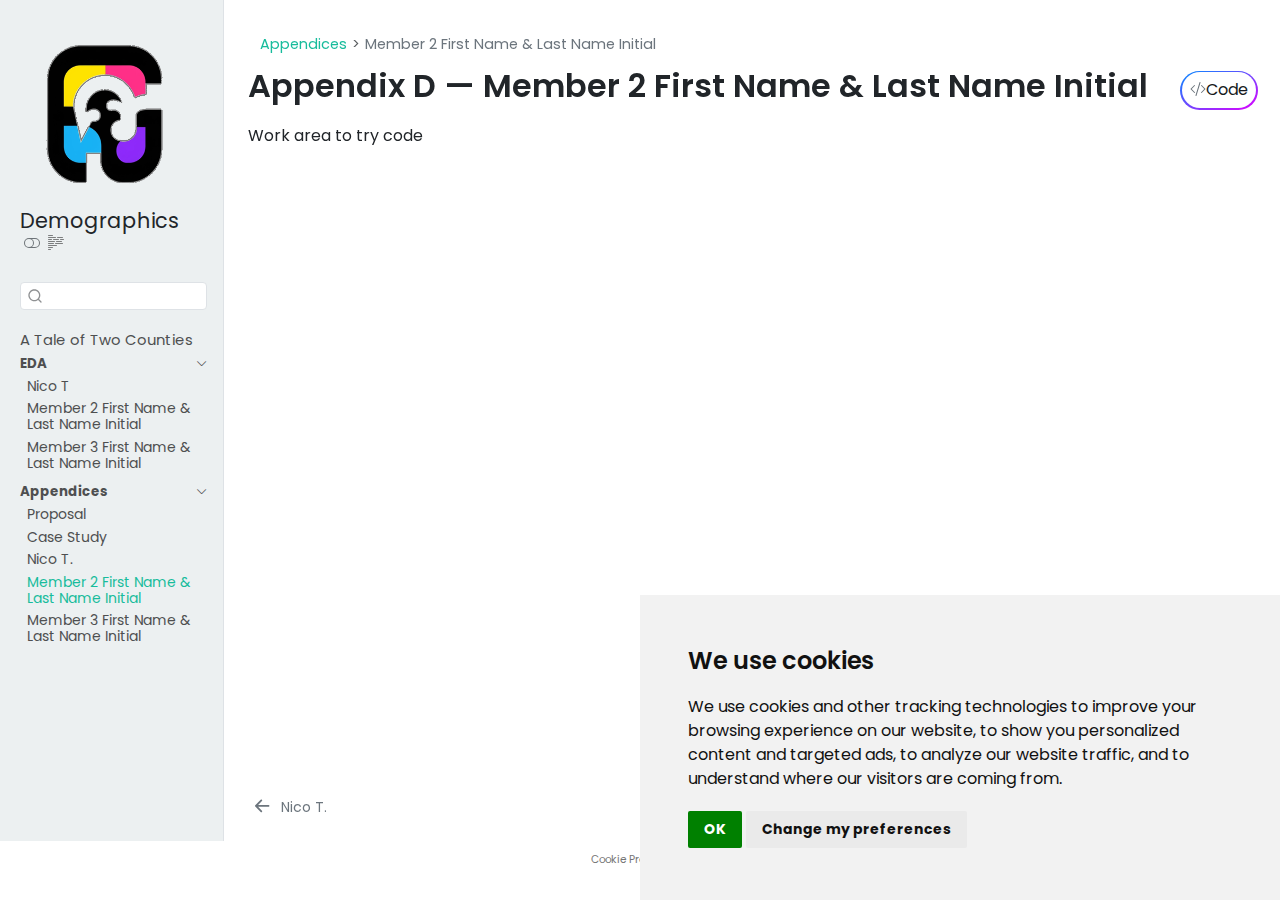
<file: wa/wa-member2.html>
<!DOCTYPE html>
<html xmlns="http://www.w3.org/1999/xhtml" lang="en" xml:lang="en"><head>

<meta charset="utf-8">
<meta name="generator" content="quarto-1.7.32">

<meta name="viewport" content="width=device-width, initial-scale=1.0, user-scalable=yes">


<title>Appendix D — Member 2 First Name &amp; Last Name Initial – Breaking Down Demographics</title>
<style>
code{white-space: pre-wrap;}
span.smallcaps{font-variant: small-caps;}
div.columns{display: flex; gap: min(4vw, 1.5em);}
div.column{flex: auto; overflow-x: auto;}
div.hanging-indent{margin-left: 1.5em; text-indent: -1.5em;}
ul.task-list{list-style: none;}
ul.task-list li input[type="checkbox"] {
  width: 0.8em;
  margin: 0 0.8em 0.2em -1em; /* quarto-specific, see https://github.com/quarto-dev/quarto-cli/issues/4556 */ 
  vertical-align: middle;
}
/* CSS for syntax highlighting */
html { -webkit-text-size-adjust: 100%; }
pre > code.sourceCode { white-space: pre; position: relative; }
pre > code.sourceCode > span { display: inline-block; line-height: 1.25; }
pre > code.sourceCode > span:empty { height: 1.2em; }
.sourceCode { overflow: visible; }
code.sourceCode > span { color: inherit; text-decoration: inherit; }
div.sourceCode { margin: 1em 0; }
pre.sourceCode { margin: 0; }
@media screen {
div.sourceCode { overflow: auto; }
}
@media print {
pre > code.sourceCode { white-space: pre-wrap; }
pre > code.sourceCode > span { text-indent: -5em; padding-left: 5em; }
}
pre.numberSource code
  { counter-reset: source-line 0; }
pre.numberSource code > span
  { position: relative; left: -4em; counter-increment: source-line; }
pre.numberSource code > span > a:first-child::before
  { content: counter(source-line);
    position: relative; left: -1em; text-align: right; vertical-align: baseline;
    border: none; display: inline-block;
    -webkit-touch-callout: none; -webkit-user-select: none;
    -khtml-user-select: none; -moz-user-select: none;
    -ms-user-select: none; user-select: none;
    padding: 0 4px; width: 4em;
  }
pre.numberSource { margin-left: 3em;  padding-left: 4px; }
div.sourceCode
  {   }
@media screen {
pre > code.sourceCode > span > a:first-child::before { text-decoration: underline; }
}
</style>


<script src="../site_libs/quarto-nav/quarto-nav.js"></script>
<script src="../site_libs/clipboard/clipboard.min.js"></script>
<script src="../site_libs/quarto-search/autocomplete.umd.js"></script>
<script src="../site_libs/quarto-search/fuse.min.js"></script>
<script src="../site_libs/quarto-search/quarto-search.js"></script>
<meta name="quarto:offset" content="../">
<link href="../wa/wa-member3.html" rel="next">
<link href="../wa/wa-member1.html" rel="prev">
<script src="../site_libs/cookie-consent/cookie-consent.js"></script>
<link href="../site_libs/cookie-consent/cookie-consent.css" rel="stylesheet">
<script src="../site_libs/quarto-html/quarto.js" type="module"></script>
<script src="../site_libs/quarto-html/tabsets/tabsets.js" type="module"></script>
<script src="../site_libs/quarto-html/popper.min.js"></script>
<script src="../site_libs/quarto-html/tippy.umd.min.js"></script>
<script src="../site_libs/quarto-html/anchor.min.js"></script>
<link href="../site_libs/quarto-html/tippy.css" rel="stylesheet">
<link href="../site_libs/quarto-html/quarto-syntax-highlighting-37eea08aefeeee20ff55810ff984fec1.css" rel="stylesheet" class="quarto-color-scheme" id="quarto-text-highlighting-styles">
<link href="../site_libs/quarto-html/quarto-syntax-highlighting-dark-2fef5ea3f8957b3e4ecc936fc74692ca.css" rel="stylesheet" class="quarto-color-scheme quarto-color-alternate" id="quarto-text-highlighting-styles">
<link href="../site_libs/quarto-html/quarto-syntax-highlighting-37eea08aefeeee20ff55810ff984fec1.css" rel="stylesheet" class="quarto-color-scheme-extra" id="quarto-text-highlighting-styles">
<script src="../site_libs/bootstrap/bootstrap.min.js"></script>
<link href="../site_libs/bootstrap/bootstrap-icons.css" rel="stylesheet">
<link href="../site_libs/bootstrap/bootstrap-b6165e882820e9cbe81d0573c00a9ad9.min.css" rel="stylesheet" append-hash="true" class="quarto-color-scheme" id="quarto-bootstrap" data-mode="light">
<link href="../site_libs/bootstrap/bootstrap-dark-336fc07c9e36db0483797e7526239151.min.css" rel="stylesheet" append-hash="true" class="quarto-color-scheme quarto-color-alternate" id="quarto-bootstrap" data-mode="dark">
<link href="../site_libs/bootstrap/bootstrap-b6165e882820e9cbe81d0573c00a9ad9.min.css" rel="stylesheet" append-hash="true" class="quarto-color-scheme-extra" id="quarto-bootstrap" data-mode="light">
<script id="quarto-search-options" type="application/json">{
  "location": "sidebar",
  "copy-button": false,
  "collapse-after": 3,
  "panel-placement": "start",
  "type": "textbox",
  "limit": 50,
  "keyboard-shortcut": [
    "f",
    "/",
    "s"
  ],
  "show-item-context": false,
  "language": {
    "search-no-results-text": "No results",
    "search-matching-documents-text": "matching documents",
    "search-copy-link-title": "Copy link to search",
    "search-hide-matches-text": "Hide additional matches",
    "search-more-match-text": "more match in this document",
    "search-more-matches-text": "more matches in this document",
    "search-clear-button-title": "Clear",
    "search-text-placeholder": "",
    "search-detached-cancel-button-title": "Cancel",
    "search-submit-button-title": "Submit",
    "search-label": "Search"
  }
}</script>

<script type="text/javascript" charset="UTF-8">
document.addEventListener('DOMContentLoaded', function () {
cookieconsent.run({
  "notice_banner_type":"simple",
  "consent_type":"implied",
  "palette":"light",
  "language":"en",
  "page_load_consent_levels":["strictly-necessary","functionality","tracking","targeting"],
  "notice_banner_reject_button_hide":false,
  "preferences_center_close_button_hide":false,
  "website_name":""
  ,
"language":"en"
  });
});
</script> 
  
<style>html{ scroll-behavior: smooth; }</style>


<link rel="stylesheet" href="../style/custom.css">
</head>

<body class="nav-sidebar docked quarto-light"><script id="quarto-html-before-body" type="application/javascript">
    const toggleBodyColorMode = (bsSheetEl) => {
      const mode = bsSheetEl.getAttribute("data-mode");
      const bodyEl = window.document.querySelector("body");
      if (mode === "dark") {
        bodyEl.classList.add("quarto-dark");
        bodyEl.classList.remove("quarto-light");
      } else {
        bodyEl.classList.add("quarto-light");
        bodyEl.classList.remove("quarto-dark");
      }
    }
    const toggleBodyColorPrimary = () => {
      const bsSheetEl = window.document.querySelector("link#quarto-bootstrap:not([rel=disabled-stylesheet])");
      if (bsSheetEl) {
        toggleBodyColorMode(bsSheetEl);
      }
    }
    const setColorSchemeToggle = (alternate) => {
      const toggles = window.document.querySelectorAll('.quarto-color-scheme-toggle');
      for (let i=0; i < toggles.length; i++) {
        const toggle = toggles[i];
        if (toggle) {
          if (alternate) {
            toggle.classList.add("alternate");
          } else {
            toggle.classList.remove("alternate");
          }
        }
      }
    };
    const toggleColorMode = (alternate) => {
      // Switch the stylesheets
      const primaryStylesheets = window.document.querySelectorAll('link.quarto-color-scheme:not(.quarto-color-alternate)');
      const alternateStylesheets = window.document.querySelectorAll('link.quarto-color-scheme.quarto-color-alternate');
      manageTransitions('#quarto-margin-sidebar .nav-link', false);
      if (alternate) {
        // note: dark is layered on light, we don't disable primary!
        enableStylesheet(alternateStylesheets);
        for (const sheetNode of alternateStylesheets) {
          if (sheetNode.id === "quarto-bootstrap") {
            toggleBodyColorMode(sheetNode);
          }
        }
      } else {
        disableStylesheet(alternateStylesheets);
        enableStylesheet(primaryStylesheets)
        toggleBodyColorPrimary();
      }
      manageTransitions('#quarto-margin-sidebar .nav-link', true);
      // Switch the toggles
      setColorSchemeToggle(alternate)
      // Hack to workaround the fact that safari doesn't
      // properly recolor the scrollbar when toggling (#1455)
      if (navigator.userAgent.indexOf('Safari') > 0 && navigator.userAgent.indexOf('Chrome') == -1) {
        manageTransitions("body", false);
        window.scrollTo(0, 1);
        setTimeout(() => {
          window.scrollTo(0, 0);
          manageTransitions("body", true);
        }, 40);
      }
    }
    const disableStylesheet = (stylesheets) => {
      for (let i=0; i < stylesheets.length; i++) {
        const stylesheet = stylesheets[i];
        stylesheet.rel = 'disabled-stylesheet';
      }
    }
    const enableStylesheet = (stylesheets) => {
      for (let i=0; i < stylesheets.length; i++) {
        const stylesheet = stylesheets[i];
        if(stylesheet.rel !== 'stylesheet') { // for Chrome, which will still FOUC without this check
          stylesheet.rel = 'stylesheet';
        }
      }
    }
    const manageTransitions = (selector, allowTransitions) => {
      const els = window.document.querySelectorAll(selector);
      for (let i=0; i < els.length; i++) {
        const el = els[i];
        if (allowTransitions) {
          el.classList.remove('notransition');
        } else {
          el.classList.add('notransition');
        }
      }
    }
    const isFileUrl = () => {
      return window.location.protocol === 'file:';
    }
    const hasAlternateSentinel = () => {
      let styleSentinel = getColorSchemeSentinel();
      if (styleSentinel !== null) {
        return styleSentinel === "alternate";
      } else {
        return false;
      }
    }
    const setStyleSentinel = (alternate) => {
      const value = alternate ? "alternate" : "default";
      if (!isFileUrl()) {
        window.localStorage.setItem("quarto-color-scheme", value);
      } else {
        localAlternateSentinel = value;
      }
    }
    const getColorSchemeSentinel = () => {
      if (!isFileUrl()) {
        const storageValue = window.localStorage.getItem("quarto-color-scheme");
        return storageValue != null ? storageValue : localAlternateSentinel;
      } else {
        return localAlternateSentinel;
      }
    }
    const toggleGiscusIfUsed = (isAlternate, darkModeDefault) => {
      const baseTheme = document.querySelector('#giscus-base-theme')?.value ?? 'light';
      const alternateTheme = document.querySelector('#giscus-alt-theme')?.value ?? 'dark';
      let newTheme = '';
      if(authorPrefersDark) {
        newTheme = isAlternate ? baseTheme : alternateTheme;
      } else {
        newTheme = isAlternate ? alternateTheme : baseTheme;
      }
      const changeGiscusTheme = () => {
        // From: https://github.com/giscus/giscus/issues/336
        const sendMessage = (message) => {
          const iframe = document.querySelector('iframe.giscus-frame');
          if (!iframe) return;
          iframe.contentWindow.postMessage({ giscus: message }, 'https://giscus.app');
        }
        sendMessage({
          setConfig: {
            theme: newTheme
          }
        });
      }
      const isGiscussLoaded = window.document.querySelector('iframe.giscus-frame') !== null;
      if (isGiscussLoaded) {
        changeGiscusTheme();
      }
    };
    const authorPrefersDark = false;
    const darkModeDefault = authorPrefersDark;
      document.querySelector('link#quarto-text-highlighting-styles.quarto-color-scheme-extra').rel = 'disabled-stylesheet';
      document.querySelector('link#quarto-bootstrap.quarto-color-scheme-extra').rel = 'disabled-stylesheet';
    let localAlternateSentinel = darkModeDefault ? 'alternate' : 'default';
    // Dark / light mode switch
    window.quartoToggleColorScheme = () => {
      // Read the current dark / light value
      let toAlternate = !hasAlternateSentinel();
      toggleColorMode(toAlternate);
      setStyleSentinel(toAlternate);
      toggleGiscusIfUsed(toAlternate, darkModeDefault);
      window.dispatchEvent(new Event('resize'));
    };
    // Switch to dark mode if need be
    if (hasAlternateSentinel()) {
      toggleColorMode(true);
    } else {
      toggleColorMode(false);
    }
  </script>

<div id="quarto-search-results"></div>
  <header id="quarto-header" class="headroom fixed-top">
  <nav class="quarto-secondary-nav">
    <div class="container-fluid d-flex">
      <button type="button" class="quarto-btn-toggle btn" data-bs-toggle="collapse" role="button" data-bs-target=".quarto-sidebar-collapse-item" aria-controls="quarto-sidebar" aria-expanded="false" aria-label="Toggle sidebar navigation" onclick="if (window.quartoToggleHeadroom) { window.quartoToggleHeadroom(); }">
        <i class="bi bi-layout-text-sidebar-reverse"></i>
      </button>
        <nav class="quarto-page-breadcrumbs" aria-label="breadcrumb"><ol class="breadcrumb"><li class="breadcrumb-item"><a href="../appx/proposal.html">Appendices</a></li><li class="breadcrumb-item"><a href="../wa/wa-member2.html"><span class="chapter-title">Member 2 First Name &amp; Last Name Initial</span></a></li></ol></nav>
        <a class="flex-grow-1" role="navigation" data-bs-toggle="collapse" data-bs-target=".quarto-sidebar-collapse-item" aria-controls="quarto-sidebar" aria-expanded="false" aria-label="Toggle sidebar navigation" onclick="if (window.quartoToggleHeadroom) { window.quartoToggleHeadroom(); }">      
        </a>
      <button type="button" class="btn quarto-search-button" aria-label="Search" onclick="window.quartoOpenSearch();">
        <i class="bi bi-search"></i>
      </button>
    </div>
  </nav>
</header>
<!-- content -->
<div id="quarto-content" class="quarto-container page-columns page-rows-contents page-layout-full">
<!-- sidebar -->
  <nav id="quarto-sidebar" class="sidebar collapse collapse-horizontal quarto-sidebar-collapse-item sidebar-navigation docked overflow-auto">
    <div class="pt-lg-2 mt-2 text-left sidebar-header sidebar-header-stacked">
      <a href="../index.html" class="sidebar-logo-link">
      <img src="../assets/sidebar-logo.png" alt="Random negative space illustration" class="sidebar-logo py-0 d-lg-inline d-none">
      </a>
    <div class="sidebar-title mb-0 py-0">
      <a href="../">Demographics</a> 
        <div class="sidebar-tools-main">
  <a href="" class="quarto-color-scheme-toggle quarto-navigation-tool  px-1" onclick="window.quartoToggleColorScheme(); return false;" title="Toggle dark mode"><i class="bi"></i></a>
  <a href="" class="quarto-reader-toggle quarto-navigation-tool px-1" onclick="window.quartoToggleReader(); return false;" title="Toggle reader mode">
  <div class="quarto-reader-toggle-btn">
  <i class="bi"></i>
  </div>
</a>
</div>
    </div>
      </div>
        <div class="mt-2 flex-shrink-0 align-items-center">
        <div class="sidebar-search">
        <div id="quarto-search" class="" title="Search"></div>
        </div>
        </div>
    <div class="sidebar-menu-container"> 
    <ul class="list-unstyled mt-1">
        <li class="sidebar-item">
  <div class="sidebar-item-container"> 
  <a href="../index.html" class="sidebar-item-text sidebar-link"><span class="chapter-title">A Tale of Two Counties</span></a>
  </div>
</li>
        <li class="sidebar-item sidebar-item-section">
      <div class="sidebar-item-container"> 
            <a class="sidebar-item-text sidebar-link text-start" data-bs-toggle="collapse" data-bs-target="#quarto-sidebar-section-1" role="navigation" aria-expanded="true">
 <span class="menu-text">EDA</span></a>
          <a class="sidebar-item-toggle text-start" data-bs-toggle="collapse" data-bs-target="#quarto-sidebar-section-1" role="navigation" aria-expanded="true" aria-label="Toggle section">
            <i class="bi bi-chevron-right ms-2"></i>
          </a> 
      </div>
      <ul id="quarto-sidebar-section-1" class="collapse list-unstyled sidebar-section depth1 show">  
          <li class="sidebar-item">
  <div class="sidebar-item-container"> 
  <a href="../eda/eda-member1.html" class="sidebar-item-text sidebar-link"><span class="chapter-title">Nico T</span></a>
  </div>
</li>
          <li class="sidebar-item">
  <div class="sidebar-item-container"> 
  <a href="../eda/eda-member2.html" class="sidebar-item-text sidebar-link"><span class="chapter-title">Member 2 First Name &amp; Last Name Initial</span></a>
  </div>
</li>
          <li class="sidebar-item">
  <div class="sidebar-item-container"> 
  <a href="../eda/eda-member3.html" class="sidebar-item-text sidebar-link"><span class="chapter-title">Member 3 First Name &amp; Last Name Initial</span></a>
  </div>
</li>
      </ul>
  </li>
        <li class="sidebar-item sidebar-item-section">
      <div class="sidebar-item-container"> 
            <a class="sidebar-item-text sidebar-link text-start" data-bs-toggle="collapse" data-bs-target="#quarto-sidebar-section-2" role="navigation" aria-expanded="true">
 <span class="menu-text">Appendices</span></a>
          <a class="sidebar-item-toggle text-start" data-bs-toggle="collapse" data-bs-target="#quarto-sidebar-section-2" role="navigation" aria-expanded="true" aria-label="Toggle section">
            <i class="bi bi-chevron-right ms-2"></i>
          </a> 
      </div>
      <ul id="quarto-sidebar-section-2" class="collapse list-unstyled sidebar-section depth1 show">  
          <li class="sidebar-item">
  <div class="sidebar-item-container"> 
  <a href="../appx/proposal.html" class="sidebar-item-text sidebar-link"><span class="chapter-title">Proposal</span></a>
  </div>
</li>
          <li class="sidebar-item">
  <div class="sidebar-item-container"> 
  <a href="../appx/case-study.html" class="sidebar-item-text sidebar-link"><span class="chapter-title">Case Study</span></a>
  </div>
</li>
          <li class="sidebar-item">
  <div class="sidebar-item-container"> 
  <a href="../wa/wa-member1.html" class="sidebar-item-text sidebar-link"><span class="chapter-title">Nico T.</span></a>
  </div>
</li>
          <li class="sidebar-item">
  <div class="sidebar-item-container"> 
  <a href="../wa/wa-member2.html" class="sidebar-item-text sidebar-link active"><span class="chapter-title">Member 2 First Name &amp; Last Name Initial</span></a>
  </div>
</li>
          <li class="sidebar-item">
  <div class="sidebar-item-container"> 
  <a href="../wa/wa-member3.html" class="sidebar-item-text sidebar-link"><span class="chapter-title">Member 3 First Name &amp; Last Name Initial</span></a>
  </div>
</li>
      </ul>
  </li>
    </ul>
    </div>
</nav>
<div id="quarto-sidebar-glass" class="quarto-sidebar-collapse-item" data-bs-toggle="collapse" data-bs-target=".quarto-sidebar-collapse-item"></div>
<!-- margin-sidebar -->
    <div id="quarto-margin-sidebar" class="sidebar margin-sidebar zindex-bottom">
        
    </div>
<!-- main -->
<main class="content column-page-right" id="quarto-document-content">


<header id="title-block-header" class="quarto-title-block default"><nav class="quarto-page-breadcrumbs quarto-title-breadcrumbs d-none d-lg-block" aria-label="breadcrumb"><ol class="breadcrumb"><li class="breadcrumb-item"><a href="../appx/proposal.html">Appendices</a></li><li class="breadcrumb-item"><a href="../wa/wa-member2.html"><span class="chapter-title">Member 2 First Name &amp; Last Name Initial</span></a></li></ol></nav>
<div class="quarto-title">
<div class="quarto-title-block"><div><h1 class="title">Appendix D — Member 2 First Name &amp; Last Name Initial</h1><button type="button" class="btn code-tools-button" id="quarto-code-tools-source"><i class="bi"></i> Code</button></div></div>
</div>



<div class="quarto-title-meta column-page-right">

    
  
    
  </div>
  


</header>


<p>Work area to try code</p>


<!-- -->


</main> <!-- /main -->
<script id="quarto-html-after-body" type="application/javascript">
  window.document.addEventListener("DOMContentLoaded", function (event) {
    // Ensure there is a toggle, if there isn't float one in the top right
    if (window.document.querySelector('.quarto-color-scheme-toggle') === null) {
      const a = window.document.createElement('a');
      a.classList.add('top-right');
      a.classList.add('quarto-color-scheme-toggle');
      a.href = "";
      a.onclick = function() { try { window.quartoToggleColorScheme(); } catch {} return false; };
      const i = window.document.createElement("i");
      i.classList.add('bi');
      a.appendChild(i);
      window.document.body.appendChild(a);
    }
    setColorSchemeToggle(hasAlternateSentinel())
    const icon = "";
    const anchorJS = new window.AnchorJS();
    anchorJS.options = {
      placement: 'right',
      icon: icon
    };
    anchorJS.add('.anchored');
    const isCodeAnnotation = (el) => {
      for (const clz of el.classList) {
        if (clz.startsWith('code-annotation-')) {                     
          return true;
        }
      }
      return false;
    }
    const onCopySuccess = function(e) {
      // button target
      const button = e.trigger;
      // don't keep focus
      button.blur();
      // flash "checked"
      button.classList.add('code-copy-button-checked');
      var currentTitle = button.getAttribute("title");
      button.setAttribute("title", "Copied!");
      let tooltip;
      if (window.bootstrap) {
        button.setAttribute("data-bs-toggle", "tooltip");
        button.setAttribute("data-bs-placement", "left");
        button.setAttribute("data-bs-title", "Copied!");
        tooltip = new bootstrap.Tooltip(button, 
          { trigger: "manual", 
            customClass: "code-copy-button-tooltip",
            offset: [0, -8]});
        tooltip.show();    
      }
      setTimeout(function() {
        if (tooltip) {
          tooltip.hide();
          button.removeAttribute("data-bs-title");
          button.removeAttribute("data-bs-toggle");
          button.removeAttribute("data-bs-placement");
        }
        button.setAttribute("title", currentTitle);
        button.classList.remove('code-copy-button-checked');
      }, 1000);
      // clear code selection
      e.clearSelection();
    }
    const getTextToCopy = function(trigger) {
        const codeEl = trigger.previousElementSibling.cloneNode(true);
        for (const childEl of codeEl.children) {
          if (isCodeAnnotation(childEl)) {
            childEl.remove();
          }
        }
        return codeEl.innerText;
    }
    const clipboard = new window.ClipboardJS('.code-copy-button:not([data-in-quarto-modal])', {
      text: getTextToCopy
    });
    clipboard.on('success', onCopySuccess);
    if (window.document.getElementById('quarto-embedded-source-code-modal')) {
      const clipboardModal = new window.ClipboardJS('.code-copy-button[data-in-quarto-modal]', {
        text: getTextToCopy,
        container: window.document.getElementById('quarto-embedded-source-code-modal')
      });
      clipboardModal.on('success', onCopySuccess);
    }
    const viewSource = window.document.getElementById('quarto-view-source') ||
                       window.document.getElementById('quarto-code-tools-source');
    if (viewSource) {
      const sourceUrl = viewSource.getAttribute("data-quarto-source-url");
      viewSource.addEventListener("click", function(e) {
        if (sourceUrl) {
          // rstudio viewer pane
          if (/\bcapabilities=\b/.test(window.location)) {
            window.open(sourceUrl);
          } else {
            window.location.href = sourceUrl;
          }
        } else {
          const modal = new bootstrap.Modal(document.getElementById('quarto-embedded-source-code-modal'));
          modal.show();
        }
        return false;
      });
    }
    function toggleCodeHandler(show) {
      return function(e) {
        const detailsSrc = window.document.querySelectorAll(".cell > details > .sourceCode");
        for (let i=0; i<detailsSrc.length; i++) {
          const details = detailsSrc[i].parentElement;
          if (show) {
            details.open = true;
          } else {
            details.removeAttribute("open");
          }
        }
        const cellCodeDivs = window.document.querySelectorAll(".cell > .sourceCode");
        const fromCls = show ? "hidden" : "unhidden";
        const toCls = show ? "unhidden" : "hidden";
        for (let i=0; i<cellCodeDivs.length; i++) {
          const codeDiv = cellCodeDivs[i];
          if (codeDiv.classList.contains(fromCls)) {
            codeDiv.classList.remove(fromCls);
            codeDiv.classList.add(toCls);
          } 
        }
        return false;
      }
    }
    const hideAllCode = window.document.getElementById("quarto-hide-all-code");
    if (hideAllCode) {
      hideAllCode.addEventListener("click", toggleCodeHandler(false));
    }
    const showAllCode = window.document.getElementById("quarto-show-all-code");
    if (showAllCode) {
      showAllCode.addEventListener("click", toggleCodeHandler(true));
    }
      var localhostRegex = new RegExp(/^(?:http|https):\/\/localhost\:?[0-9]*\//);
      var mailtoRegex = new RegExp(/^mailto:/);
        var filterRegex = new RegExp('/' + window.location.host + '/');
      var isInternal = (href) => {
          return filterRegex.test(href) || localhostRegex.test(href) || mailtoRegex.test(href);
      }
      // Inspect non-navigation links and adorn them if external
     var links = window.document.querySelectorAll('a[href]:not(.nav-link):not(.navbar-brand):not(.toc-action):not(.sidebar-link):not(.sidebar-item-toggle):not(.pagination-link):not(.no-external):not([aria-hidden]):not(.dropdown-item):not(.quarto-navigation-tool):not(.about-link)');
      for (var i=0; i<links.length; i++) {
        const link = links[i];
        if (!isInternal(link.href)) {
          // undo the damage that might have been done by quarto-nav.js in the case of
          // links that we want to consider external
          if (link.dataset.originalHref !== undefined) {
            link.href = link.dataset.originalHref;
          }
            // target, if specified
            link.setAttribute("target", "_blank");
            if (link.getAttribute("rel") === null) {
              link.setAttribute("rel", "noopener");
            }
        }
      }
    function tippyHover(el, contentFn, onTriggerFn, onUntriggerFn) {
      const config = {
        allowHTML: true,
        maxWidth: 500,
        delay: 100,
        arrow: false,
        appendTo: function(el) {
            return el.parentElement;
        },
        interactive: true,
        interactiveBorder: 10,
        theme: 'quarto',
        placement: 'bottom-start',
      };
      if (contentFn) {
        config.content = contentFn;
      }
      if (onTriggerFn) {
        config.onTrigger = onTriggerFn;
      }
      if (onUntriggerFn) {
        config.onUntrigger = onUntriggerFn;
      }
      window.tippy(el, config); 
    }
    const noterefs = window.document.querySelectorAll('a[role="doc-noteref"]');
    for (var i=0; i<noterefs.length; i++) {
      const ref = noterefs[i];
      tippyHover(ref, function() {
        // use id or data attribute instead here
        let href = ref.getAttribute('data-footnote-href') || ref.getAttribute('href');
        try { href = new URL(href).hash; } catch {}
        const id = href.replace(/^#\/?/, "");
        const note = window.document.getElementById(id);
        if (note) {
          return note.innerHTML;
        } else {
          return "";
        }
      });
    }
    const xrefs = window.document.querySelectorAll('a.quarto-xref');
    const processXRef = (id, note) => {
      // Strip column container classes
      const stripColumnClz = (el) => {
        el.classList.remove("page-full", "page-columns");
        if (el.children) {
          for (const child of el.children) {
            stripColumnClz(child);
          }
        }
      }
      stripColumnClz(note)
      if (id === null || id.startsWith('sec-')) {
        // Special case sections, only their first couple elements
        const container = document.createElement("div");
        if (note.children && note.children.length > 2) {
          container.appendChild(note.children[0].cloneNode(true));
          for (let i = 1; i < note.children.length; i++) {
            const child = note.children[i];
            if (child.tagName === "P" && child.innerText === "") {
              continue;
            } else {
              container.appendChild(child.cloneNode(true));
              break;
            }
          }
          if (window.Quarto?.typesetMath) {
            window.Quarto.typesetMath(container);
          }
          return container.innerHTML
        } else {
          if (window.Quarto?.typesetMath) {
            window.Quarto.typesetMath(note);
          }
          return note.innerHTML;
        }
      } else {
        // Remove any anchor links if they are present
        const anchorLink = note.querySelector('a.anchorjs-link');
        if (anchorLink) {
          anchorLink.remove();
        }
        if (window.Quarto?.typesetMath) {
          window.Quarto.typesetMath(note);
        }
        if (note.classList.contains("callout")) {
          return note.outerHTML;
        } else {
          return note.innerHTML;
        }
      }
    }
    for (var i=0; i<xrefs.length; i++) {
      const xref = xrefs[i];
      tippyHover(xref, undefined, function(instance) {
        instance.disable();
        let url = xref.getAttribute('href');
        let hash = undefined; 
        if (url.startsWith('#')) {
          hash = url;
        } else {
          try { hash = new URL(url).hash; } catch {}
        }
        if (hash) {
          const id = hash.replace(/^#\/?/, "");
          const note = window.document.getElementById(id);
          if (note !== null) {
            try {
              const html = processXRef(id, note.cloneNode(true));
              instance.setContent(html);
            } finally {
              instance.enable();
              instance.show();
            }
          } else {
            // See if we can fetch this
            fetch(url.split('#')[0])
            .then(res => res.text())
            .then(html => {
              const parser = new DOMParser();
              const htmlDoc = parser.parseFromString(html, "text/html");
              const note = htmlDoc.getElementById(id);
              if (note !== null) {
                const html = processXRef(id, note);
                instance.setContent(html);
              } 
            }).finally(() => {
              instance.enable();
              instance.show();
            });
          }
        } else {
          // See if we can fetch a full url (with no hash to target)
          // This is a special case and we should probably do some content thinning / targeting
          fetch(url)
          .then(res => res.text())
          .then(html => {
            const parser = new DOMParser();
            const htmlDoc = parser.parseFromString(html, "text/html");
            const note = htmlDoc.querySelector('main.content');
            if (note !== null) {
              // This should only happen for chapter cross references
              // (since there is no id in the URL)
              // remove the first header
              if (note.children.length > 0 && note.children[0].tagName === "HEADER") {
                note.children[0].remove();
              }
              const html = processXRef(null, note);
              instance.setContent(html);
            } 
          }).finally(() => {
            instance.enable();
            instance.show();
          });
        }
      }, function(instance) {
      });
    }
        let selectedAnnoteEl;
        const selectorForAnnotation = ( cell, annotation) => {
          let cellAttr = 'data-code-cell="' + cell + '"';
          let lineAttr = 'data-code-annotation="' +  annotation + '"';
          const selector = 'span[' + cellAttr + '][' + lineAttr + ']';
          return selector;
        }
        const selectCodeLines = (annoteEl) => {
          const doc = window.document;
          const targetCell = annoteEl.getAttribute("data-target-cell");
          const targetAnnotation = annoteEl.getAttribute("data-target-annotation");
          const annoteSpan = window.document.querySelector(selectorForAnnotation(targetCell, targetAnnotation));
          const lines = annoteSpan.getAttribute("data-code-lines").split(",");
          const lineIds = lines.map((line) => {
            return targetCell + "-" + line;
          })
          let top = null;
          let height = null;
          let parent = null;
          if (lineIds.length > 0) {
              //compute the position of the single el (top and bottom and make a div)
              const el = window.document.getElementById(lineIds[0]);
              top = el.offsetTop;
              height = el.offsetHeight;
              parent = el.parentElement.parentElement;
            if (lineIds.length > 1) {
              const lastEl = window.document.getElementById(lineIds[lineIds.length - 1]);
              const bottom = lastEl.offsetTop + lastEl.offsetHeight;
              height = bottom - top;
            }
            if (top !== null && height !== null && parent !== null) {
              // cook up a div (if necessary) and position it 
              let div = window.document.getElementById("code-annotation-line-highlight");
              if (div === null) {
                div = window.document.createElement("div");
                div.setAttribute("id", "code-annotation-line-highlight");
                div.style.position = 'absolute';
                parent.appendChild(div);
              }
              div.style.top = top - 2 + "px";
              div.style.height = height + 4 + "px";
              div.style.left = 0;
              let gutterDiv = window.document.getElementById("code-annotation-line-highlight-gutter");
              if (gutterDiv === null) {
                gutterDiv = window.document.createElement("div");
                gutterDiv.setAttribute("id", "code-annotation-line-highlight-gutter");
                gutterDiv.style.position = 'absolute';
                const codeCell = window.document.getElementById(targetCell);
                const gutter = codeCell.querySelector('.code-annotation-gutter');
                gutter.appendChild(gutterDiv);
              }
              gutterDiv.style.top = top - 2 + "px";
              gutterDiv.style.height = height + 4 + "px";
            }
            selectedAnnoteEl = annoteEl;
          }
        };
        const unselectCodeLines = () => {
          const elementsIds = ["code-annotation-line-highlight", "code-annotation-line-highlight-gutter"];
          elementsIds.forEach((elId) => {
            const div = window.document.getElementById(elId);
            if (div) {
              div.remove();
            }
          });
          selectedAnnoteEl = undefined;
        };
          // Handle positioning of the toggle
      window.addEventListener(
        "resize",
        throttle(() => {
          elRect = undefined;
          if (selectedAnnoteEl) {
            selectCodeLines(selectedAnnoteEl);
          }
        }, 10)
      );
      function throttle(fn, ms) {
      let throttle = false;
      let timer;
        return (...args) => {
          if(!throttle) { // first call gets through
              fn.apply(this, args);
              throttle = true;
          } else { // all the others get throttled
              if(timer) clearTimeout(timer); // cancel #2
              timer = setTimeout(() => {
                fn.apply(this, args);
                timer = throttle = false;
              }, ms);
          }
        };
      }
        // Attach click handler to the DT
        const annoteDls = window.document.querySelectorAll('dt[data-target-cell]');
        for (const annoteDlNode of annoteDls) {
          annoteDlNode.addEventListener('click', (event) => {
            const clickedEl = event.target;
            if (clickedEl !== selectedAnnoteEl) {
              unselectCodeLines();
              const activeEl = window.document.querySelector('dt[data-target-cell].code-annotation-active');
              if (activeEl) {
                activeEl.classList.remove('code-annotation-active');
              }
              selectCodeLines(clickedEl);
              clickedEl.classList.add('code-annotation-active');
            } else {
              // Unselect the line
              unselectCodeLines();
              clickedEl.classList.remove('code-annotation-active');
            }
          });
        }
    const findCites = (el) => {
      const parentEl = el.parentElement;
      if (parentEl) {
        const cites = parentEl.dataset.cites;
        if (cites) {
          return {
            el,
            cites: cites.split(' ')
          };
        } else {
          return findCites(el.parentElement)
        }
      } else {
        return undefined;
      }
    };
    var bibliorefs = window.document.querySelectorAll('a[role="doc-biblioref"]');
    for (var i=0; i<bibliorefs.length; i++) {
      const ref = bibliorefs[i];
      const citeInfo = findCites(ref);
      if (citeInfo) {
        tippyHover(citeInfo.el, function() {
          var popup = window.document.createElement('div');
          citeInfo.cites.forEach(function(cite) {
            var citeDiv = window.document.createElement('div');
            citeDiv.classList.add('hanging-indent');
            citeDiv.classList.add('csl-entry');
            var biblioDiv = window.document.getElementById('ref-' + cite);
            if (biblioDiv) {
              citeDiv.innerHTML = biblioDiv.innerHTML;
            }
            popup.appendChild(citeDiv);
          });
          return popup.innerHTML;
        });
      }
    }
  });
  </script>
<nav class="page-navigation column-page-right">
  <div class="nav-page nav-page-previous">
      <a href="../wa/wa-member1.html" class="pagination-link" aria-label="Nico T.">
        <i class="bi bi-arrow-left-short"></i> <span class="nav-page-text"><span class="chapter-title">Nico T.</span></span>
      </a>          
  </div>
  <div class="nav-page nav-page-next">
      <a href="../wa/wa-member3.html" class="pagination-link" aria-label="Member 3 First Name &amp; Last Name Initial">
        <span class="nav-page-text"><span class="chapter-title">Member 3 First Name &amp; Last Name Initial</span></span> <i class="bi bi-arrow-right-short"></i>
      </a>
  </div>
</nav><div class="modal fade" id="quarto-embedded-source-code-modal" tabindex="-1" aria-labelledby="quarto-embedded-source-code-modal-label" aria-hidden="true"><div class="modal-dialog modal-dialog-scrollable"><div class="modal-content"><div class="modal-header"><h5 class="modal-title" id="quarto-embedded-source-code-modal-label">Source Code</h5><button class="btn-close" data-bs-dismiss="modal"></button></div><div class="modal-body"><div class="">
<div class="sourceCode" id="cb1" data-shortcodes="false"><pre class="sourceCode numberSource markdown number-lines code-with-copy"><code class="sourceCode markdown"><span id="cb1-1"><a href="#cb1-1"></a><span class="co">---</span></span>
<span id="cb1-2"><a href="#cb1-2"></a><span class="an">title:</span><span class="co"> "Member 2 First Name &amp; Last Name Initial"</span></span>
<span id="cb1-3"><a href="#cb1-3"></a><span class="co">---</span></span>
<span id="cb1-4"><a href="#cb1-4"></a></span>
<span id="cb1-5"><a href="#cb1-5"></a>Work area to try code</span></code><button title="Copy to Clipboard" class="code-copy-button" data-in-quarto-modal=""><i class="bi"></i></button></pre></div>
</div></div></div></div></div>
</div> <!-- /content -->
<footer class="footer">
  <div class="nav-footer">
    <div class="nav-footer-left">
      &nbsp;
    </div>   
    <div class="nav-footer-center">

<div class="cookie-consent-footer"><a href="#" id="open_preferences_center">Cookie Preferences</a></div></div>
    <div class="nav-footer-right">
      &nbsp;
    </div>
  </div>
</footer>




<script src="../site_libs/quarto-html/zenscroll-min.js"></script>
</body></html>
</file>
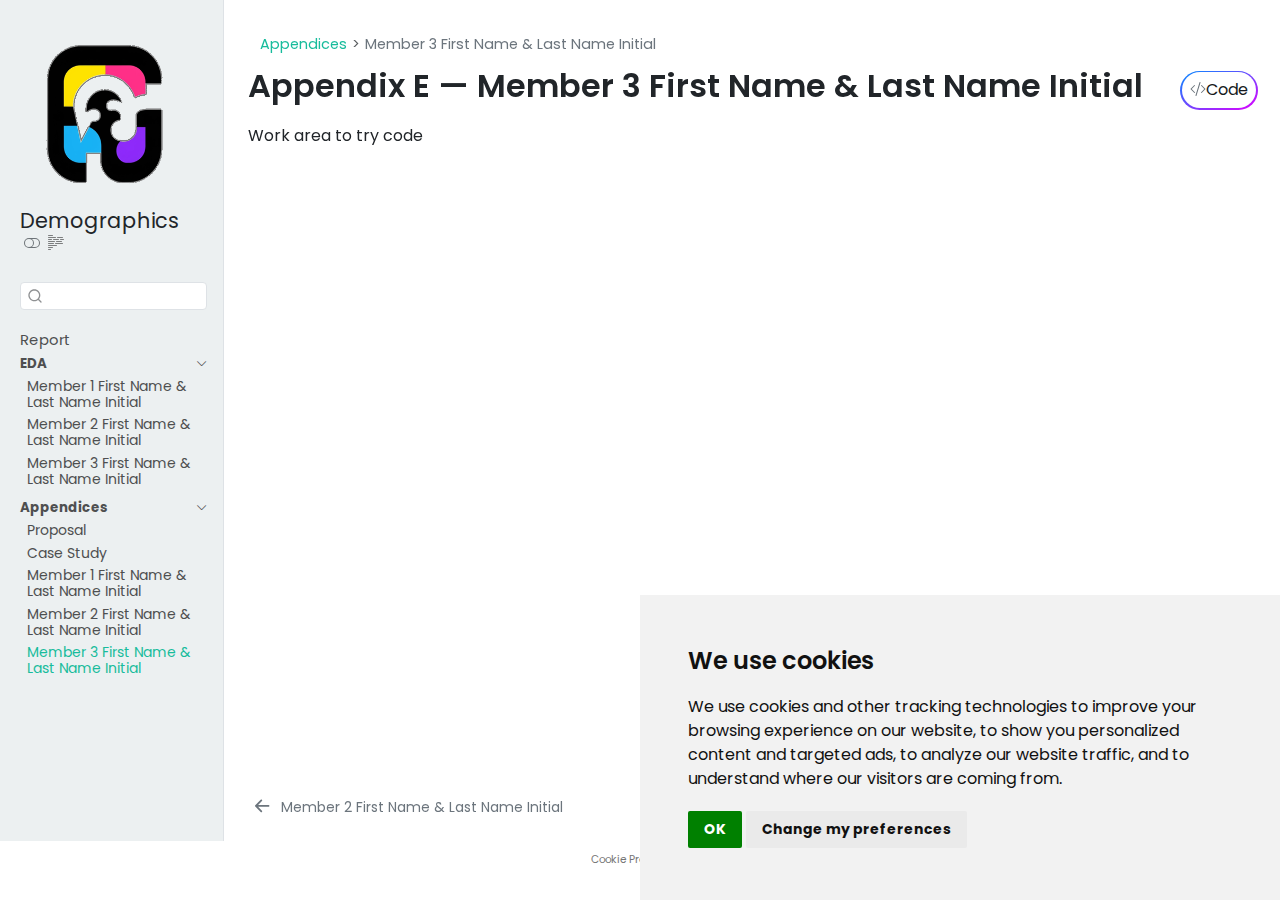
<file: wa/wa-member3.html>
<!DOCTYPE html>
<html xmlns="http://www.w3.org/1999/xhtml" lang="en" xml:lang="en"><head>

<meta charset="utf-8">
<meta name="generator" content="quarto-1.7.32">

<meta name="viewport" content="width=device-width, initial-scale=1.0, user-scalable=yes">


<title>Appendix E — Member 3 First Name &amp; Last Name Initial – Breaking Down Demographics</title>
<style>
code{white-space: pre-wrap;}
span.smallcaps{font-variant: small-caps;}
div.columns{display: flex; gap: min(4vw, 1.5em);}
div.column{flex: auto; overflow-x: auto;}
div.hanging-indent{margin-left: 1.5em; text-indent: -1.5em;}
ul.task-list{list-style: none;}
ul.task-list li input[type="checkbox"] {
  width: 0.8em;
  margin: 0 0.8em 0.2em -1em; /* quarto-specific, see https://github.com/quarto-dev/quarto-cli/issues/4556 */ 
  vertical-align: middle;
}
/* CSS for syntax highlighting */
html { -webkit-text-size-adjust: 100%; }
pre > code.sourceCode { white-space: pre; position: relative; }
pre > code.sourceCode > span { display: inline-block; line-height: 1.25; }
pre > code.sourceCode > span:empty { height: 1.2em; }
.sourceCode { overflow: visible; }
code.sourceCode > span { color: inherit; text-decoration: inherit; }
div.sourceCode { margin: 1em 0; }
pre.sourceCode { margin: 0; }
@media screen {
div.sourceCode { overflow: auto; }
}
@media print {
pre > code.sourceCode { white-space: pre-wrap; }
pre > code.sourceCode > span { text-indent: -5em; padding-left: 5em; }
}
pre.numberSource code
  { counter-reset: source-line 0; }
pre.numberSource code > span
  { position: relative; left: -4em; counter-increment: source-line; }
pre.numberSource code > span > a:first-child::before
  { content: counter(source-line);
    position: relative; left: -1em; text-align: right; vertical-align: baseline;
    border: none; display: inline-block;
    -webkit-touch-callout: none; -webkit-user-select: none;
    -khtml-user-select: none; -moz-user-select: none;
    -ms-user-select: none; user-select: none;
    padding: 0 4px; width: 4em;
  }
pre.numberSource { margin-left: 3em;  padding-left: 4px; }
div.sourceCode
  {   }
@media screen {
pre > code.sourceCode > span > a:first-child::before { text-decoration: underline; }
}
</style>


<script src="../site_libs/quarto-nav/quarto-nav.js"></script>
<script src="../site_libs/clipboard/clipboard.min.js"></script>
<script src="../site_libs/quarto-search/autocomplete.umd.js"></script>
<script src="../site_libs/quarto-search/fuse.min.js"></script>
<script src="../site_libs/quarto-search/quarto-search.js"></script>
<meta name="quarto:offset" content="../">
<link href="../wa/wa-member2.html" rel="prev">
<script src="../site_libs/cookie-consent/cookie-consent.js"></script>
<link href="../site_libs/cookie-consent/cookie-consent.css" rel="stylesheet">
<script src="../site_libs/quarto-html/quarto.js" type="module"></script>
<script src="../site_libs/quarto-html/tabsets/tabsets.js" type="module"></script>
<script src="../site_libs/quarto-html/popper.min.js"></script>
<script src="../site_libs/quarto-html/tippy.umd.min.js"></script>
<script src="../site_libs/quarto-html/anchor.min.js"></script>
<link href="../site_libs/quarto-html/tippy.css" rel="stylesheet">
<link href="../site_libs/quarto-html/quarto-syntax-highlighting-37eea08aefeeee20ff55810ff984fec1.css" rel="stylesheet" class="quarto-color-scheme" id="quarto-text-highlighting-styles">
<link href="../site_libs/quarto-html/quarto-syntax-highlighting-dark-2fef5ea3f8957b3e4ecc936fc74692ca.css" rel="stylesheet" class="quarto-color-scheme quarto-color-alternate" id="quarto-text-highlighting-styles">
<link href="../site_libs/quarto-html/quarto-syntax-highlighting-37eea08aefeeee20ff55810ff984fec1.css" rel="stylesheet" class="quarto-color-scheme-extra" id="quarto-text-highlighting-styles">
<script src="../site_libs/bootstrap/bootstrap.min.js"></script>
<link href="../site_libs/bootstrap/bootstrap-icons.css" rel="stylesheet">
<link href="../site_libs/bootstrap/bootstrap-b6165e882820e9cbe81d0573c00a9ad9.min.css" rel="stylesheet" append-hash="true" class="quarto-color-scheme" id="quarto-bootstrap" data-mode="light">
<link href="../site_libs/bootstrap/bootstrap-dark-336fc07c9e36db0483797e7526239151.min.css" rel="stylesheet" append-hash="true" class="quarto-color-scheme quarto-color-alternate" id="quarto-bootstrap" data-mode="dark">
<link href="../site_libs/bootstrap/bootstrap-b6165e882820e9cbe81d0573c00a9ad9.min.css" rel="stylesheet" append-hash="true" class="quarto-color-scheme-extra" id="quarto-bootstrap" data-mode="light">
<script id="quarto-search-options" type="application/json">{
  "location": "sidebar",
  "copy-button": false,
  "collapse-after": 3,
  "panel-placement": "start",
  "type": "textbox",
  "limit": 50,
  "keyboard-shortcut": [
    "f",
    "/",
    "s"
  ],
  "show-item-context": false,
  "language": {
    "search-no-results-text": "No results",
    "search-matching-documents-text": "matching documents",
    "search-copy-link-title": "Copy link to search",
    "search-hide-matches-text": "Hide additional matches",
    "search-more-match-text": "more match in this document",
    "search-more-matches-text": "more matches in this document",
    "search-clear-button-title": "Clear",
    "search-text-placeholder": "",
    "search-detached-cancel-button-title": "Cancel",
    "search-submit-button-title": "Submit",
    "search-label": "Search"
  }
}</script>

<script type="text/javascript" charset="UTF-8">
document.addEventListener('DOMContentLoaded', function () {
cookieconsent.run({
  "notice_banner_type":"simple",
  "consent_type":"implied",
  "palette":"light",
  "language":"en",
  "page_load_consent_levels":["strictly-necessary","functionality","tracking","targeting"],
  "notice_banner_reject_button_hide":false,
  "preferences_center_close_button_hide":false,
  "website_name":""
  ,
"language":"en"
  });
});
</script> 
  
<style>html{ scroll-behavior: smooth; }</style>


<link rel="stylesheet" href="../style/custom.css">
</head>

<body class="nav-sidebar docked quarto-light"><script id="quarto-html-before-body" type="application/javascript">
    const toggleBodyColorMode = (bsSheetEl) => {
      const mode = bsSheetEl.getAttribute("data-mode");
      const bodyEl = window.document.querySelector("body");
      if (mode === "dark") {
        bodyEl.classList.add("quarto-dark");
        bodyEl.classList.remove("quarto-light");
      } else {
        bodyEl.classList.add("quarto-light");
        bodyEl.classList.remove("quarto-dark");
      }
    }
    const toggleBodyColorPrimary = () => {
      const bsSheetEl = window.document.querySelector("link#quarto-bootstrap:not([rel=disabled-stylesheet])");
      if (bsSheetEl) {
        toggleBodyColorMode(bsSheetEl);
      }
    }
    const setColorSchemeToggle = (alternate) => {
      const toggles = window.document.querySelectorAll('.quarto-color-scheme-toggle');
      for (let i=0; i < toggles.length; i++) {
        const toggle = toggles[i];
        if (toggle) {
          if (alternate) {
            toggle.classList.add("alternate");
          } else {
            toggle.classList.remove("alternate");
          }
        }
      }
    };
    const toggleColorMode = (alternate) => {
      // Switch the stylesheets
      const primaryStylesheets = window.document.querySelectorAll('link.quarto-color-scheme:not(.quarto-color-alternate)');
      const alternateStylesheets = window.document.querySelectorAll('link.quarto-color-scheme.quarto-color-alternate');
      manageTransitions('#quarto-margin-sidebar .nav-link', false);
      if (alternate) {
        // note: dark is layered on light, we don't disable primary!
        enableStylesheet(alternateStylesheets);
        for (const sheetNode of alternateStylesheets) {
          if (sheetNode.id === "quarto-bootstrap") {
            toggleBodyColorMode(sheetNode);
          }
        }
      } else {
        disableStylesheet(alternateStylesheets);
        enableStylesheet(primaryStylesheets)
        toggleBodyColorPrimary();
      }
      manageTransitions('#quarto-margin-sidebar .nav-link', true);
      // Switch the toggles
      setColorSchemeToggle(alternate)
      // Hack to workaround the fact that safari doesn't
      // properly recolor the scrollbar when toggling (#1455)
      if (navigator.userAgent.indexOf('Safari') > 0 && navigator.userAgent.indexOf('Chrome') == -1) {
        manageTransitions("body", false);
        window.scrollTo(0, 1);
        setTimeout(() => {
          window.scrollTo(0, 0);
          manageTransitions("body", true);
        }, 40);
      }
    }
    const disableStylesheet = (stylesheets) => {
      for (let i=0; i < stylesheets.length; i++) {
        const stylesheet = stylesheets[i];
        stylesheet.rel = 'disabled-stylesheet';
      }
    }
    const enableStylesheet = (stylesheets) => {
      for (let i=0; i < stylesheets.length; i++) {
        const stylesheet = stylesheets[i];
        if(stylesheet.rel !== 'stylesheet') { // for Chrome, which will still FOUC without this check
          stylesheet.rel = 'stylesheet';
        }
      }
    }
    const manageTransitions = (selector, allowTransitions) => {
      const els = window.document.querySelectorAll(selector);
      for (let i=0; i < els.length; i++) {
        const el = els[i];
        if (allowTransitions) {
          el.classList.remove('notransition');
        } else {
          el.classList.add('notransition');
        }
      }
    }
    const isFileUrl = () => {
      return window.location.protocol === 'file:';
    }
    const hasAlternateSentinel = () => {
      let styleSentinel = getColorSchemeSentinel();
      if (styleSentinel !== null) {
        return styleSentinel === "alternate";
      } else {
        return false;
      }
    }
    const setStyleSentinel = (alternate) => {
      const value = alternate ? "alternate" : "default";
      if (!isFileUrl()) {
        window.localStorage.setItem("quarto-color-scheme", value);
      } else {
        localAlternateSentinel = value;
      }
    }
    const getColorSchemeSentinel = () => {
      if (!isFileUrl()) {
        const storageValue = window.localStorage.getItem("quarto-color-scheme");
        return storageValue != null ? storageValue : localAlternateSentinel;
      } else {
        return localAlternateSentinel;
      }
    }
    const toggleGiscusIfUsed = (isAlternate, darkModeDefault) => {
      const baseTheme = document.querySelector('#giscus-base-theme')?.value ?? 'light';
      const alternateTheme = document.querySelector('#giscus-alt-theme')?.value ?? 'dark';
      let newTheme = '';
      if(authorPrefersDark) {
        newTheme = isAlternate ? baseTheme : alternateTheme;
      } else {
        newTheme = isAlternate ? alternateTheme : baseTheme;
      }
      const changeGiscusTheme = () => {
        // From: https://github.com/giscus/giscus/issues/336
        const sendMessage = (message) => {
          const iframe = document.querySelector('iframe.giscus-frame');
          if (!iframe) return;
          iframe.contentWindow.postMessage({ giscus: message }, 'https://giscus.app');
        }
        sendMessage({
          setConfig: {
            theme: newTheme
          }
        });
      }
      const isGiscussLoaded = window.document.querySelector('iframe.giscus-frame') !== null;
      if (isGiscussLoaded) {
        changeGiscusTheme();
      }
    };
    const authorPrefersDark = false;
    const darkModeDefault = authorPrefersDark;
      document.querySelector('link#quarto-text-highlighting-styles.quarto-color-scheme-extra').rel = 'disabled-stylesheet';
      document.querySelector('link#quarto-bootstrap.quarto-color-scheme-extra').rel = 'disabled-stylesheet';
    let localAlternateSentinel = darkModeDefault ? 'alternate' : 'default';
    // Dark / light mode switch
    window.quartoToggleColorScheme = () => {
      // Read the current dark / light value
      let toAlternate = !hasAlternateSentinel();
      toggleColorMode(toAlternate);
      setStyleSentinel(toAlternate);
      toggleGiscusIfUsed(toAlternate, darkModeDefault);
      window.dispatchEvent(new Event('resize'));
    };
    // Switch to dark mode if need be
    if (hasAlternateSentinel()) {
      toggleColorMode(true);
    } else {
      toggleColorMode(false);
    }
  </script>

<div id="quarto-search-results"></div>
  <header id="quarto-header" class="headroom fixed-top">
  <nav class="quarto-secondary-nav">
    <div class="container-fluid d-flex">
      <button type="button" class="quarto-btn-toggle btn" data-bs-toggle="collapse" role="button" data-bs-target=".quarto-sidebar-collapse-item" aria-controls="quarto-sidebar" aria-expanded="false" aria-label="Toggle sidebar navigation" onclick="if (window.quartoToggleHeadroom) { window.quartoToggleHeadroom(); }">
        <i class="bi bi-layout-text-sidebar-reverse"></i>
      </button>
        <nav class="quarto-page-breadcrumbs" aria-label="breadcrumb"><ol class="breadcrumb"><li class="breadcrumb-item"><a href="../appx/proposal.html">Appendices</a></li><li class="breadcrumb-item"><a href="../wa/wa-member3.html"><span class="chapter-title">Member 3 First Name &amp; Last Name Initial</span></a></li></ol></nav>
        <a class="flex-grow-1" role="navigation" data-bs-toggle="collapse" data-bs-target=".quarto-sidebar-collapse-item" aria-controls="quarto-sidebar" aria-expanded="false" aria-label="Toggle sidebar navigation" onclick="if (window.quartoToggleHeadroom) { window.quartoToggleHeadroom(); }">      
        </a>
      <button type="button" class="btn quarto-search-button" aria-label="Search" onclick="window.quartoOpenSearch();">
        <i class="bi bi-search"></i>
      </button>
    </div>
  </nav>
</header>
<!-- content -->
<div id="quarto-content" class="quarto-container page-columns page-rows-contents page-layout-full">
<!-- sidebar -->
  <nav id="quarto-sidebar" class="sidebar collapse collapse-horizontal quarto-sidebar-collapse-item sidebar-navigation docked overflow-auto">
    <div class="pt-lg-2 mt-2 text-left sidebar-header sidebar-header-stacked">
      <a href="../index.html" class="sidebar-logo-link">
      <img src="../assets/sidebar-logo.png" alt="Random negative space illustration" class="sidebar-logo py-0 d-lg-inline d-none">
      </a>
    <div class="sidebar-title mb-0 py-0">
      <a href="../">Demographics</a> 
        <div class="sidebar-tools-main">
  <a href="" class="quarto-color-scheme-toggle quarto-navigation-tool  px-1" onclick="window.quartoToggleColorScheme(); return false;" title="Toggle dark mode"><i class="bi"></i></a>
  <a href="" class="quarto-reader-toggle quarto-navigation-tool px-1" onclick="window.quartoToggleReader(); return false;" title="Toggle reader mode">
  <div class="quarto-reader-toggle-btn">
  <i class="bi"></i>
  </div>
</a>
</div>
    </div>
      </div>
        <div class="mt-2 flex-shrink-0 align-items-center">
        <div class="sidebar-search">
        <div id="quarto-search" class="" title="Search"></div>
        </div>
        </div>
    <div class="sidebar-menu-container"> 
    <ul class="list-unstyled mt-1">
        <li class="sidebar-item">
  <div class="sidebar-item-container"> 
  <a href="../index.html" class="sidebar-item-text sidebar-link"><span class="chapter-title">Report</span></a>
  </div>
</li>
        <li class="sidebar-item sidebar-item-section">
      <div class="sidebar-item-container"> 
            <a class="sidebar-item-text sidebar-link text-start" data-bs-toggle="collapse" data-bs-target="#quarto-sidebar-section-1" role="navigation" aria-expanded="true">
 <span class="menu-text">EDA</span></a>
          <a class="sidebar-item-toggle text-start" data-bs-toggle="collapse" data-bs-target="#quarto-sidebar-section-1" role="navigation" aria-expanded="true" aria-label="Toggle section">
            <i class="bi bi-chevron-right ms-2"></i>
          </a> 
      </div>
      <ul id="quarto-sidebar-section-1" class="collapse list-unstyled sidebar-section depth1 show">  
          <li class="sidebar-item">
  <div class="sidebar-item-container"> 
  <a href="../eda/eda-member1.html" class="sidebar-item-text sidebar-link"><span class="chapter-title">Member 1 First Name &amp; Last Name Initial</span></a>
  </div>
</li>
          <li class="sidebar-item">
  <div class="sidebar-item-container"> 
  <a href="../eda/eda-member2.html" class="sidebar-item-text sidebar-link"><span class="chapter-title">Member 2 First Name &amp; Last Name Initial</span></a>
  </div>
</li>
          <li class="sidebar-item">
  <div class="sidebar-item-container"> 
  <a href="../eda/eda-member3.html" class="sidebar-item-text sidebar-link"><span class="chapter-title">Member 3 First Name &amp; Last Name Initial</span></a>
  </div>
</li>
      </ul>
  </li>
        <li class="sidebar-item sidebar-item-section">
      <div class="sidebar-item-container"> 
            <a class="sidebar-item-text sidebar-link text-start" data-bs-toggle="collapse" data-bs-target="#quarto-sidebar-section-2" role="navigation" aria-expanded="true">
 <span class="menu-text">Appendices</span></a>
          <a class="sidebar-item-toggle text-start" data-bs-toggle="collapse" data-bs-target="#quarto-sidebar-section-2" role="navigation" aria-expanded="true" aria-label="Toggle section">
            <i class="bi bi-chevron-right ms-2"></i>
          </a> 
      </div>
      <ul id="quarto-sidebar-section-2" class="collapse list-unstyled sidebar-section depth1 show">  
          <li class="sidebar-item">
  <div class="sidebar-item-container"> 
  <a href="../appx/proposal.html" class="sidebar-item-text sidebar-link"><span class="chapter-title">Proposal</span></a>
  </div>
</li>
          <li class="sidebar-item">
  <div class="sidebar-item-container"> 
  <a href="../appx/case-study.html" class="sidebar-item-text sidebar-link"><span class="chapter-title">Case Study</span></a>
  </div>
</li>
          <li class="sidebar-item">
  <div class="sidebar-item-container"> 
  <a href="../wa/wa-member1.html" class="sidebar-item-text sidebar-link"><span class="chapter-title">Member 1 First Name &amp; Last Name Initial</span></a>
  </div>
</li>
          <li class="sidebar-item">
  <div class="sidebar-item-container"> 
  <a href="../wa/wa-member2.html" class="sidebar-item-text sidebar-link"><span class="chapter-title">Member 2 First Name &amp; Last Name Initial</span></a>
  </div>
</li>
          <li class="sidebar-item">
  <div class="sidebar-item-container"> 
  <a href="../wa/wa-member3.html" class="sidebar-item-text sidebar-link active"><span class="chapter-title">Member 3 First Name &amp; Last Name Initial</span></a>
  </div>
</li>
      </ul>
  </li>
    </ul>
    </div>
</nav>
<div id="quarto-sidebar-glass" class="quarto-sidebar-collapse-item" data-bs-toggle="collapse" data-bs-target=".quarto-sidebar-collapse-item"></div>
<!-- margin-sidebar -->
    <div id="quarto-margin-sidebar" class="sidebar margin-sidebar zindex-bottom">
        
    </div>
<!-- main -->
<main class="content column-page-right" id="quarto-document-content">


<header id="title-block-header" class="quarto-title-block default"><nav class="quarto-page-breadcrumbs quarto-title-breadcrumbs d-none d-lg-block" aria-label="breadcrumb"><ol class="breadcrumb"><li class="breadcrumb-item"><a href="../appx/proposal.html">Appendices</a></li><li class="breadcrumb-item"><a href="../wa/wa-member3.html"><span class="chapter-title">Member 3 First Name &amp; Last Name Initial</span></a></li></ol></nav>
<div class="quarto-title">
<div class="quarto-title-block"><div><h1 class="title">Appendix E — Member 3 First Name &amp; Last Name Initial</h1><button type="button" class="btn code-tools-button" id="quarto-code-tools-source"><i class="bi"></i> Code</button></div></div>
</div>



<div class="quarto-title-meta column-page-right">

    
  
    
  </div>
  


</header>


<p>Work area to try code</p>


<!-- -->


</main> <!-- /main -->
<script id="quarto-html-after-body" type="application/javascript">
  window.document.addEventListener("DOMContentLoaded", function (event) {
    // Ensure there is a toggle, if there isn't float one in the top right
    if (window.document.querySelector('.quarto-color-scheme-toggle') === null) {
      const a = window.document.createElement('a');
      a.classList.add('top-right');
      a.classList.add('quarto-color-scheme-toggle');
      a.href = "";
      a.onclick = function() { try { window.quartoToggleColorScheme(); } catch {} return false; };
      const i = window.document.createElement("i");
      i.classList.add('bi');
      a.appendChild(i);
      window.document.body.appendChild(a);
    }
    setColorSchemeToggle(hasAlternateSentinel())
    const icon = "";
    const anchorJS = new window.AnchorJS();
    anchorJS.options = {
      placement: 'right',
      icon: icon
    };
    anchorJS.add('.anchored');
    const isCodeAnnotation = (el) => {
      for (const clz of el.classList) {
        if (clz.startsWith('code-annotation-')) {                     
          return true;
        }
      }
      return false;
    }
    const onCopySuccess = function(e) {
      // button target
      const button = e.trigger;
      // don't keep focus
      button.blur();
      // flash "checked"
      button.classList.add('code-copy-button-checked');
      var currentTitle = button.getAttribute("title");
      button.setAttribute("title", "Copied!");
      let tooltip;
      if (window.bootstrap) {
        button.setAttribute("data-bs-toggle", "tooltip");
        button.setAttribute("data-bs-placement", "left");
        button.setAttribute("data-bs-title", "Copied!");
        tooltip = new bootstrap.Tooltip(button, 
          { trigger: "manual", 
            customClass: "code-copy-button-tooltip",
            offset: [0, -8]});
        tooltip.show();    
      }
      setTimeout(function() {
        if (tooltip) {
          tooltip.hide();
          button.removeAttribute("data-bs-title");
          button.removeAttribute("data-bs-toggle");
          button.removeAttribute("data-bs-placement");
        }
        button.setAttribute("title", currentTitle);
        button.classList.remove('code-copy-button-checked');
      }, 1000);
      // clear code selection
      e.clearSelection();
    }
    const getTextToCopy = function(trigger) {
        const codeEl = trigger.previousElementSibling.cloneNode(true);
        for (const childEl of codeEl.children) {
          if (isCodeAnnotation(childEl)) {
            childEl.remove();
          }
        }
        return codeEl.innerText;
    }
    const clipboard = new window.ClipboardJS('.code-copy-button:not([data-in-quarto-modal])', {
      text: getTextToCopy
    });
    clipboard.on('success', onCopySuccess);
    if (window.document.getElementById('quarto-embedded-source-code-modal')) {
      const clipboardModal = new window.ClipboardJS('.code-copy-button[data-in-quarto-modal]', {
        text: getTextToCopy,
        container: window.document.getElementById('quarto-embedded-source-code-modal')
      });
      clipboardModal.on('success', onCopySuccess);
    }
    const viewSource = window.document.getElementById('quarto-view-source') ||
                       window.document.getElementById('quarto-code-tools-source');
    if (viewSource) {
      const sourceUrl = viewSource.getAttribute("data-quarto-source-url");
      viewSource.addEventListener("click", function(e) {
        if (sourceUrl) {
          // rstudio viewer pane
          if (/\bcapabilities=\b/.test(window.location)) {
            window.open(sourceUrl);
          } else {
            window.location.href = sourceUrl;
          }
        } else {
          const modal = new bootstrap.Modal(document.getElementById('quarto-embedded-source-code-modal'));
          modal.show();
        }
        return false;
      });
    }
    function toggleCodeHandler(show) {
      return function(e) {
        const detailsSrc = window.document.querySelectorAll(".cell > details > .sourceCode");
        for (let i=0; i<detailsSrc.length; i++) {
          const details = detailsSrc[i].parentElement;
          if (show) {
            details.open = true;
          } else {
            details.removeAttribute("open");
          }
        }
        const cellCodeDivs = window.document.querySelectorAll(".cell > .sourceCode");
        const fromCls = show ? "hidden" : "unhidden";
        const toCls = show ? "unhidden" : "hidden";
        for (let i=0; i<cellCodeDivs.length; i++) {
          const codeDiv = cellCodeDivs[i];
          if (codeDiv.classList.contains(fromCls)) {
            codeDiv.classList.remove(fromCls);
            codeDiv.classList.add(toCls);
          } 
        }
        return false;
      }
    }
    const hideAllCode = window.document.getElementById("quarto-hide-all-code");
    if (hideAllCode) {
      hideAllCode.addEventListener("click", toggleCodeHandler(false));
    }
    const showAllCode = window.document.getElementById("quarto-show-all-code");
    if (showAllCode) {
      showAllCode.addEventListener("click", toggleCodeHandler(true));
    }
      var localhostRegex = new RegExp(/^(?:http|https):\/\/localhost\:?[0-9]*\//);
      var mailtoRegex = new RegExp(/^mailto:/);
        var filterRegex = new RegExp('/' + window.location.host + '/');
      var isInternal = (href) => {
          return filterRegex.test(href) || localhostRegex.test(href) || mailtoRegex.test(href);
      }
      // Inspect non-navigation links and adorn them if external
     var links = window.document.querySelectorAll('a[href]:not(.nav-link):not(.navbar-brand):not(.toc-action):not(.sidebar-link):not(.sidebar-item-toggle):not(.pagination-link):not(.no-external):not([aria-hidden]):not(.dropdown-item):not(.quarto-navigation-tool):not(.about-link)');
      for (var i=0; i<links.length; i++) {
        const link = links[i];
        if (!isInternal(link.href)) {
          // undo the damage that might have been done by quarto-nav.js in the case of
          // links that we want to consider external
          if (link.dataset.originalHref !== undefined) {
            link.href = link.dataset.originalHref;
          }
            // target, if specified
            link.setAttribute("target", "_blank");
            if (link.getAttribute("rel") === null) {
              link.setAttribute("rel", "noopener");
            }
        }
      }
    function tippyHover(el, contentFn, onTriggerFn, onUntriggerFn) {
      const config = {
        allowHTML: true,
        maxWidth: 500,
        delay: 100,
        arrow: false,
        appendTo: function(el) {
            return el.parentElement;
        },
        interactive: true,
        interactiveBorder: 10,
        theme: 'quarto',
        placement: 'bottom-start',
      };
      if (contentFn) {
        config.content = contentFn;
      }
      if (onTriggerFn) {
        config.onTrigger = onTriggerFn;
      }
      if (onUntriggerFn) {
        config.onUntrigger = onUntriggerFn;
      }
      window.tippy(el, config); 
    }
    const noterefs = window.document.querySelectorAll('a[role="doc-noteref"]');
    for (var i=0; i<noterefs.length; i++) {
      const ref = noterefs[i];
      tippyHover(ref, function() {
        // use id or data attribute instead here
        let href = ref.getAttribute('data-footnote-href') || ref.getAttribute('href');
        try { href = new URL(href).hash; } catch {}
        const id = href.replace(/^#\/?/, "");
        const note = window.document.getElementById(id);
        if (note) {
          return note.innerHTML;
        } else {
          return "";
        }
      });
    }
    const xrefs = window.document.querySelectorAll('a.quarto-xref');
    const processXRef = (id, note) => {
      // Strip column container classes
      const stripColumnClz = (el) => {
        el.classList.remove("page-full", "page-columns");
        if (el.children) {
          for (const child of el.children) {
            stripColumnClz(child);
          }
        }
      }
      stripColumnClz(note)
      if (id === null || id.startsWith('sec-')) {
        // Special case sections, only their first couple elements
        const container = document.createElement("div");
        if (note.children && note.children.length > 2) {
          container.appendChild(note.children[0].cloneNode(true));
          for (let i = 1; i < note.children.length; i++) {
            const child = note.children[i];
            if (child.tagName === "P" && child.innerText === "") {
              continue;
            } else {
              container.appendChild(child.cloneNode(true));
              break;
            }
          }
          if (window.Quarto?.typesetMath) {
            window.Quarto.typesetMath(container);
          }
          return container.innerHTML
        } else {
          if (window.Quarto?.typesetMath) {
            window.Quarto.typesetMath(note);
          }
          return note.innerHTML;
        }
      } else {
        // Remove any anchor links if they are present
        const anchorLink = note.querySelector('a.anchorjs-link');
        if (anchorLink) {
          anchorLink.remove();
        }
        if (window.Quarto?.typesetMath) {
          window.Quarto.typesetMath(note);
        }
        if (note.classList.contains("callout")) {
          return note.outerHTML;
        } else {
          return note.innerHTML;
        }
      }
    }
    for (var i=0; i<xrefs.length; i++) {
      const xref = xrefs[i];
      tippyHover(xref, undefined, function(instance) {
        instance.disable();
        let url = xref.getAttribute('href');
        let hash = undefined; 
        if (url.startsWith('#')) {
          hash = url;
        } else {
          try { hash = new URL(url).hash; } catch {}
        }
        if (hash) {
          const id = hash.replace(/^#\/?/, "");
          const note = window.document.getElementById(id);
          if (note !== null) {
            try {
              const html = processXRef(id, note.cloneNode(true));
              instance.setContent(html);
            } finally {
              instance.enable();
              instance.show();
            }
          } else {
            // See if we can fetch this
            fetch(url.split('#')[0])
            .then(res => res.text())
            .then(html => {
              const parser = new DOMParser();
              const htmlDoc = parser.parseFromString(html, "text/html");
              const note = htmlDoc.getElementById(id);
              if (note !== null) {
                const html = processXRef(id, note);
                instance.setContent(html);
              } 
            }).finally(() => {
              instance.enable();
              instance.show();
            });
          }
        } else {
          // See if we can fetch a full url (with no hash to target)
          // This is a special case and we should probably do some content thinning / targeting
          fetch(url)
          .then(res => res.text())
          .then(html => {
            const parser = new DOMParser();
            const htmlDoc = parser.parseFromString(html, "text/html");
            const note = htmlDoc.querySelector('main.content');
            if (note !== null) {
              // This should only happen for chapter cross references
              // (since there is no id in the URL)
              // remove the first header
              if (note.children.length > 0 && note.children[0].tagName === "HEADER") {
                note.children[0].remove();
              }
              const html = processXRef(null, note);
              instance.setContent(html);
            } 
          }).finally(() => {
            instance.enable();
            instance.show();
          });
        }
      }, function(instance) {
      });
    }
        let selectedAnnoteEl;
        const selectorForAnnotation = ( cell, annotation) => {
          let cellAttr = 'data-code-cell="' + cell + '"';
          let lineAttr = 'data-code-annotation="' +  annotation + '"';
          const selector = 'span[' + cellAttr + '][' + lineAttr + ']';
          return selector;
        }
        const selectCodeLines = (annoteEl) => {
          const doc = window.document;
          const targetCell = annoteEl.getAttribute("data-target-cell");
          const targetAnnotation = annoteEl.getAttribute("data-target-annotation");
          const annoteSpan = window.document.querySelector(selectorForAnnotation(targetCell, targetAnnotation));
          const lines = annoteSpan.getAttribute("data-code-lines").split(",");
          const lineIds = lines.map((line) => {
            return targetCell + "-" + line;
          })
          let top = null;
          let height = null;
          let parent = null;
          if (lineIds.length > 0) {
              //compute the position of the single el (top and bottom and make a div)
              const el = window.document.getElementById(lineIds[0]);
              top = el.offsetTop;
              height = el.offsetHeight;
              parent = el.parentElement.parentElement;
            if (lineIds.length > 1) {
              const lastEl = window.document.getElementById(lineIds[lineIds.length - 1]);
              const bottom = lastEl.offsetTop + lastEl.offsetHeight;
              height = bottom - top;
            }
            if (top !== null && height !== null && parent !== null) {
              // cook up a div (if necessary) and position it 
              let div = window.document.getElementById("code-annotation-line-highlight");
              if (div === null) {
                div = window.document.createElement("div");
                div.setAttribute("id", "code-annotation-line-highlight");
                div.style.position = 'absolute';
                parent.appendChild(div);
              }
              div.style.top = top - 2 + "px";
              div.style.height = height + 4 + "px";
              div.style.left = 0;
              let gutterDiv = window.document.getElementById("code-annotation-line-highlight-gutter");
              if (gutterDiv === null) {
                gutterDiv = window.document.createElement("div");
                gutterDiv.setAttribute("id", "code-annotation-line-highlight-gutter");
                gutterDiv.style.position = 'absolute';
                const codeCell = window.document.getElementById(targetCell);
                const gutter = codeCell.querySelector('.code-annotation-gutter');
                gutter.appendChild(gutterDiv);
              }
              gutterDiv.style.top = top - 2 + "px";
              gutterDiv.style.height = height + 4 + "px";
            }
            selectedAnnoteEl = annoteEl;
          }
        };
        const unselectCodeLines = () => {
          const elementsIds = ["code-annotation-line-highlight", "code-annotation-line-highlight-gutter"];
          elementsIds.forEach((elId) => {
            const div = window.document.getElementById(elId);
            if (div) {
              div.remove();
            }
          });
          selectedAnnoteEl = undefined;
        };
          // Handle positioning of the toggle
      window.addEventListener(
        "resize",
        throttle(() => {
          elRect = undefined;
          if (selectedAnnoteEl) {
            selectCodeLines(selectedAnnoteEl);
          }
        }, 10)
      );
      function throttle(fn, ms) {
      let throttle = false;
      let timer;
        return (...args) => {
          if(!throttle) { // first call gets through
              fn.apply(this, args);
              throttle = true;
          } else { // all the others get throttled
              if(timer) clearTimeout(timer); // cancel #2
              timer = setTimeout(() => {
                fn.apply(this, args);
                timer = throttle = false;
              }, ms);
          }
        };
      }
        // Attach click handler to the DT
        const annoteDls = window.document.querySelectorAll('dt[data-target-cell]');
        for (const annoteDlNode of annoteDls) {
          annoteDlNode.addEventListener('click', (event) => {
            const clickedEl = event.target;
            if (clickedEl !== selectedAnnoteEl) {
              unselectCodeLines();
              const activeEl = window.document.querySelector('dt[data-target-cell].code-annotation-active');
              if (activeEl) {
                activeEl.classList.remove('code-annotation-active');
              }
              selectCodeLines(clickedEl);
              clickedEl.classList.add('code-annotation-active');
            } else {
              // Unselect the line
              unselectCodeLines();
              clickedEl.classList.remove('code-annotation-active');
            }
          });
        }
    const findCites = (el) => {
      const parentEl = el.parentElement;
      if (parentEl) {
        const cites = parentEl.dataset.cites;
        if (cites) {
          return {
            el,
            cites: cites.split(' ')
          };
        } else {
          return findCites(el.parentElement)
        }
      } else {
        return undefined;
      }
    };
    var bibliorefs = window.document.querySelectorAll('a[role="doc-biblioref"]');
    for (var i=0; i<bibliorefs.length; i++) {
      const ref = bibliorefs[i];
      const citeInfo = findCites(ref);
      if (citeInfo) {
        tippyHover(citeInfo.el, function() {
          var popup = window.document.createElement('div');
          citeInfo.cites.forEach(function(cite) {
            var citeDiv = window.document.createElement('div');
            citeDiv.classList.add('hanging-indent');
            citeDiv.classList.add('csl-entry');
            var biblioDiv = window.document.getElementById('ref-' + cite);
            if (biblioDiv) {
              citeDiv.innerHTML = biblioDiv.innerHTML;
            }
            popup.appendChild(citeDiv);
          });
          return popup.innerHTML;
        });
      }
    }
  });
  </script>
<nav class="page-navigation column-page-right">
  <div class="nav-page nav-page-previous">
      <a href="../wa/wa-member2.html" class="pagination-link" aria-label="Member 2 First Name &amp; Last Name Initial">
        <i class="bi bi-arrow-left-short"></i> <span class="nav-page-text"><span class="chapter-title">Member 2 First Name &amp; Last Name Initial</span></span>
      </a>          
  </div>
  <div class="nav-page nav-page-next">
  </div>
</nav><div class="modal fade" id="quarto-embedded-source-code-modal" tabindex="-1" aria-labelledby="quarto-embedded-source-code-modal-label" aria-hidden="true"><div class="modal-dialog modal-dialog-scrollable"><div class="modal-content"><div class="modal-header"><h5 class="modal-title" id="quarto-embedded-source-code-modal-label">Source Code</h5><button class="btn-close" data-bs-dismiss="modal"></button></div><div class="modal-body"><div class="">
<div class="sourceCode" id="cb1" data-shortcodes="false"><pre class="sourceCode numberSource markdown number-lines code-with-copy"><code class="sourceCode markdown"><span id="cb1-1"><a href="#cb1-1"></a><span class="co">---</span></span>
<span id="cb1-2"><a href="#cb1-2"></a><span class="an">title:</span><span class="co"> "Member 3 First Name &amp; Last Name Initial"</span></span>
<span id="cb1-3"><a href="#cb1-3"></a><span class="co">---</span></span>
<span id="cb1-4"><a href="#cb1-4"></a></span>
<span id="cb1-5"><a href="#cb1-5"></a>Work area to try code</span></code><button title="Copy to Clipboard" class="code-copy-button" data-in-quarto-modal=""><i class="bi"></i></button></pre></div>
</div></div></div></div></div>
</div> <!-- /content -->
<footer class="footer">
  <div class="nav-footer">
    <div class="nav-footer-left">
      &nbsp;
    </div>   
    <div class="nav-footer-center">

<div class="cookie-consent-footer"><a href="#" id="open_preferences_center">Cookie Preferences</a></div></div>
    <div class="nav-footer-right">
      &nbsp;
    </div>
  </div>
</footer>




<script src="../site_libs/quarto-html/zenscroll-min.js"></script>
</body></html>
</file>
<file: site_libs/cookie-consent/cookie-consent.css>
div.cookie-consent-footer {
  font-size: 0.8em;
  text-decoration: none;
}
</file>
<file: site_libs/quarto-html/tippy.css>
.tippy-box[data-animation=fade][data-state=hidden]{opacity:0}[data-tippy-root]{max-width:calc(100vw - 10px)}.tippy-box{position:relative;background-color:#333;color:#fff;border-radius:4px;font-size:14px;line-height:1.4;white-space:normal;outline:0;transition-property:transform,visibility,opacity}.tippy-box[data-placement^=top]>.tippy-arrow{bottom:0}.tippy-box[data-placement^=top]>.tippy-arrow:before{bottom:-7px;left:0;border-width:8px 8px 0;border-top-color:initial;transform-origin:center top}.tippy-box[data-placement^=bottom]>.tippy-arrow{top:0}.tippy-box[data-placement^=bottom]>.tippy-arrow:before{top:-7px;left:0;border-width:0 8px 8px;border-bottom-color:initial;transform-origin:center bottom}.tippy-box[data-placement^=left]>.tippy-arrow{right:0}.tippy-box[data-placement^=left]>.tippy-arrow:before{border-width:8px 0 8px 8px;border-left-color:initial;right:-7px;transform-origin:center left}.tippy-box[data-placement^=right]>.tippy-arrow{left:0}.tippy-box[data-placement^=right]>.tippy-arrow:before{left:-7px;border-width:8px 8px 8px 0;border-right-color:initial;transform-origin:center right}.tippy-box[data-inertia][data-state=visible]{transition-timing-function:cubic-bezier(.54,1.5,.38,1.11)}.tippy-arrow{width:16px;height:16px;color:#333}.tippy-arrow:before{content:"";position:absolute;border-color:transparent;border-style:solid}.tippy-content{position:relative;padding:5px 9px;z-index:1}
</file>
<file: site_libs/quarto-html/quarto-syntax-highlighting-37eea08aefeeee20ff55810ff984fec1.css>
/* quarto syntax highlight colors */
:root {
  --quarto-hl-ot-color: #003B4F;
  --quarto-hl-at-color: #657422;
  --quarto-hl-ss-color: #20794D;
  --quarto-hl-an-color: #5E5E5E;
  --quarto-hl-fu-color: #4758AB;
  --quarto-hl-st-color: #20794D;
  --quarto-hl-cf-color: #003B4F;
  --quarto-hl-op-color: #5E5E5E;
  --quarto-hl-er-color: #AD0000;
  --quarto-hl-bn-color: #AD0000;
  --quarto-hl-al-color: #AD0000;
  --quarto-hl-va-color: #111111;
  --quarto-hl-bu-color: inherit;
  --quarto-hl-ex-color: inherit;
  --quarto-hl-pp-color: #AD0000;
  --quarto-hl-in-color: #5E5E5E;
  --quarto-hl-vs-color: #20794D;
  --quarto-hl-wa-color: #5E5E5E;
  --quarto-hl-do-color: #5E5E5E;
  --quarto-hl-im-color: #00769E;
  --quarto-hl-ch-color: #20794D;
  --quarto-hl-dt-color: #AD0000;
  --quarto-hl-fl-color: #AD0000;
  --quarto-hl-co-color: #5E5E5E;
  --quarto-hl-cv-color: #5E5E5E;
  --quarto-hl-cn-color: #8f5902;
  --quarto-hl-sc-color: #5E5E5E;
  --quarto-hl-dv-color: #AD0000;
  --quarto-hl-kw-color: #003B4F;
}

/* other quarto variables */
:root {
  --quarto-font-monospace: SFMono-Regular, Menlo, Monaco, Consolas, "Liberation Mono", "Courier New", monospace;
}

/* syntax highlight based on Pandoc's rules */
pre > code.sourceCode > span {
  color: #003B4F;
}

code.sourceCode > span {
  color: #003B4F;
}

div.sourceCode,
div.sourceCode pre.sourceCode {
  color: #003B4F;
}

/* Normal */
code span {
  color: #003B4F;
}

/* Alert */
code span.al {
  color: #AD0000;
  font-style: inherit;
}

/* Annotation */
code span.an {
  color: #5E5E5E;
  font-style: inherit;
}

/* Attribute */
code span.at {
  color: #657422;
  font-style: inherit;
}

/* BaseN */
code span.bn {
  color: #AD0000;
  font-style: inherit;
}

/* BuiltIn */
code span.bu {
  font-style: inherit;
}

/* ControlFlow */
code span.cf {
  color: #003B4F;
  font-weight: bold;
  font-style: inherit;
}

/* Char */
code span.ch {
  color: #20794D;
  font-style: inherit;
}

/* Constant */
code span.cn {
  color: #8f5902;
  font-style: inherit;
}

/* Comment */
code span.co {
  color: #5E5E5E;
  font-style: inherit;
}

/* CommentVar */
code span.cv {
  color: #5E5E5E;
  font-style: italic;
}

/* Documentation */
code span.do {
  color: #5E5E5E;
  font-style: italic;
}

/* DataType */
code span.dt {
  color: #AD0000;
  font-style: inherit;
}

/* DecVal */
code span.dv {
  color: #AD0000;
  font-style: inherit;
}

/* Error */
code span.er {
  color: #AD0000;
  font-style: inherit;
}

/* Extension */
code span.ex {
  font-style: inherit;
}

/* Float */
code span.fl {
  color: #AD0000;
  font-style: inherit;
}

/* Function */
code span.fu {
  color: #4758AB;
  font-style: inherit;
}

/* Import */
code span.im {
  color: #00769E;
  font-style: inherit;
}

/* Information */
code span.in {
  color: #5E5E5E;
  font-style: inherit;
}

/* Keyword */
code span.kw {
  color: #003B4F;
  font-weight: bold;
  font-style: inherit;
}

/* Operator */
code span.op {
  color: #5E5E5E;
  font-style: inherit;
}

/* Other */
code span.ot {
  color: #003B4F;
  font-style: inherit;
}

/* Preprocessor */
code span.pp {
  color: #AD0000;
  font-style: inherit;
}

/* SpecialChar */
code span.sc {
  color: #5E5E5E;
  font-style: inherit;
}

/* SpecialString */
code span.ss {
  color: #20794D;
  font-style: inherit;
}

/* String */
code span.st {
  color: #20794D;
  font-style: inherit;
}

/* Variable */
code span.va {
  color: #111111;
  font-style: inherit;
}

/* VerbatimString */
code span.vs {
  color: #20794D;
  font-style: inherit;
}

/* Warning */
code span.wa {
  color: #5E5E5E;
  font-style: italic;
}

.prevent-inlining {
  content: "</";
}

/*# sourceMappingURL=27d3d809615f7771493d095567f04340.css.map */
</file>
<file: site_libs/quarto-html/quarto-syntax-highlighting-dark-2fef5ea3f8957b3e4ecc936fc74692ca.css>
/* quarto syntax highlight colors */
:root {
  --quarto-hl-al-color: #f07178;
  --quarto-hl-an-color: #d4d0ab;
  --quarto-hl-at-color: #00e0e0;
  --quarto-hl-bn-color: #d4d0ab;
  --quarto-hl-bu-color: #abe338;
  --quarto-hl-ch-color: #abe338;
  --quarto-hl-co-color: #f8f8f2;
  --quarto-hl-cv-color: #ffd700;
  --quarto-hl-cn-color: #ffd700;
  --quarto-hl-cf-color: #ffa07a;
  --quarto-hl-dt-color: #ffa07a;
  --quarto-hl-dv-color: #d4d0ab;
  --quarto-hl-do-color: #f8f8f2;
  --quarto-hl-er-color: #f07178;
  --quarto-hl-ex-color: #00e0e0;
  --quarto-hl-fl-color: #d4d0ab;
  --quarto-hl-fu-color: #ffa07a;
  --quarto-hl-im-color: #abe338;
  --quarto-hl-in-color: #d4d0ab;
  --quarto-hl-kw-color: #ffa07a;
  --quarto-hl-op-color: #ffa07a;
  --quarto-hl-ot-color: #00e0e0;
  --quarto-hl-pp-color: #dcc6e0;
  --quarto-hl-re-color: #00e0e0;
  --quarto-hl-sc-color: #abe338;
  --quarto-hl-ss-color: #abe338;
  --quarto-hl-st-color: #abe338;
  --quarto-hl-va-color: #00e0e0;
  --quarto-hl-vs-color: #abe338;
  --quarto-hl-wa-color: #dcc6e0;
}

/* other quarto variables */
:root {
  --quarto-font-monospace: SFMono-Regular, Menlo, Monaco, Consolas, "Liberation Mono", "Courier New", monospace;
}

/* syntax highlight based on Pandoc's rules */
pre > code.sourceCode > span {
  color: #f8f8f2;
}

code.sourceCode > span {
  color: #f8f8f2;
}

div.sourceCode,
div.sourceCode pre.sourceCode {
  color: #f8f8f2;
}

/* Normal */
code span {
  color: #f8f8f2;
}

/* Alert */
code span.al {
  color: #f07178;
}

/* Annotation */
code span.an {
  color: #d4d0ab;
}

/* Attribute */
code span.at {
  color: #00e0e0;
}

/* BaseN */
code span.bn {
  color: #d4d0ab;
}

/* BuiltIn */
code span.bu {
  color: #abe338;
}

/* ControlFlow */
code span.cf {
  font-weight: bold;
  color: #ffa07a;
}

/* Char */
code span.ch {
  color: #abe338;
}

/* Constant */
code span.cn {
  color: #ffd700;
}

/* Comment */
code span.co {
  font-style: italic;
  color: #f8f8f2;
}

/* CommentVar */
code span.cv {
  color: #ffd700;
}

/* Documentation */
code span.do {
  color: #f8f8f2;
}

/* DataType */
code span.dt {
  color: #ffa07a;
}

/* DecVal */
code span.dv {
  color: #d4d0ab;
}

/* Error */
code span.er {
  color: #f07178;
  text-decoration: underline;
}

/* Extension */
code span.ex {
  font-weight: bold;
  color: #00e0e0;
}

/* Float */
code span.fl {
  color: #d4d0ab;
}

/* Function */
code span.fu {
  color: #ffa07a;
}

/* Import */
code span.im {
  color: #abe338;
}

/* Information */
code span.in {
  color: #d4d0ab;
}

/* Keyword */
code span.kw {
  font-weight: bold;
  color: #ffa07a;
}

/* Operator */
code span.op {
  color: #ffa07a;
}

/* Other */
code span.ot {
  color: #00e0e0;
}

/* Preprocessor */
code span.pp {
  color: #dcc6e0;
}

/* RegionMarker */
code span.re {
  background-color: #f8f8f2;
  color: #00e0e0;
}

/* SpecialChar */
code span.sc {
  color: #abe338;
}

/* SpecialString */
code span.ss {
  color: #abe338;
}

/* String */
code span.st {
  color: #abe338;
}

/* Variable */
code span.va {
  color: #00e0e0;
}

/* VerbatimString */
code span.vs {
  color: #abe338;
}

/* Warning */
code span.wa {
  color: #dcc6e0;
}

.prevent-inlining {
  content: "</";
}

/*# sourceMappingURL=9d1c423767af11a14e59cf8ecfea55bb.css.map */
</file>
<file: style/custom.css>
@import url('https://fonts.googleapis.com/css2?family=Poppins:ital,wght@0,100;0,200;0,300;0,400;0,500;0,600;0,700;0,800;0,900;1,100;1,200;1,300;1,400;1,500;1,600;1,700;1,800;1,900&display=swap');
@import url('https://fonts.googleapis.com/css2?family=JetBrains+Mono:ital,wght@0,100..800;1,100..800&display=swap');
@import url('https://fonts.googleapis.com/css2?family=Fira+Mono:wght@400;500;700&family=Roboto:ital,wght@0,100..900;1,100..900&display=swap');

* {
  font-family: 'Poppins', sans-serif;
}

pre, code, kbd, samp, .sourceCode, .cell-code {
  font-family: "Fira Mono", SFMono-Regular, Menlo, Monaco, Consolas, "Liberation Mono", "Courier New", monospace;
}

kbd {
  border-radius: .25rem;
  padding: .2em;
}

h2 {
  margin-top: 4em;
}

h3 {
  margin-top: 3em;
}

.menu-text, .nav-link, #toc-title {
  font-size: .9em;
}

.text-start, .chapter-number {
  font-weight: bold;
}

.sidebar-item-text.sidebar-link.active, .sidebar-item-text.sidebar-link.active .chapter-number {
  color: #18bc9c;
}

p + ul, p + ol {
  margin-top: -1em;
}

a:link {
  text-decoration: none;
}
a:visited {
  text-decoration: none;
}
a:hover {
  text-decoration: underline;
}
a:active {
  text-decoration: none;
}

.code-tools-button {
  padding: .2em .5em;
  background-color: #ffffff;
  border: none;
  color: #161a20;
  border-radius: 1000px;
  position: relative;
  display: flex;
  justify-content: center;
  align-items: center;
}

.code-tools-button::after {
  content: '';
  position: absolute;
  height: 110%;
  width: 105%;
  border-radius: 1000px;
  background-image: linear-gradient(to bottom right, #008cff, #e100ff);
  z-index: -1;
}

.code-tools-button:hover {
  z-index: 0;
  color: #f0f0f0;
  box-shadow: 40px 0 100px #008cff85, -40px 0 100px #e100ffbb ;
}
</file>
<file: site_libs/quarto-html/quarto-syntax-highlighting-7b89279ff1a6dce999919e0e67d4d9ec.css>
/* quarto syntax highlight colors */
:root {
  --quarto-hl-ot-color: #003B4F;
  --quarto-hl-at-color: #657422;
  --quarto-hl-ss-color: #20794D;
  --quarto-hl-an-color: #5E5E5E;
  --quarto-hl-fu-color: #4758AB;
  --quarto-hl-st-color: #20794D;
  --quarto-hl-cf-color: #003B4F;
  --quarto-hl-op-color: #5E5E5E;
  --quarto-hl-er-color: #AD0000;
  --quarto-hl-bn-color: #AD0000;
  --quarto-hl-al-color: #AD0000;
  --quarto-hl-va-color: #111111;
  --quarto-hl-bu-color: inherit;
  --quarto-hl-ex-color: inherit;
  --quarto-hl-pp-color: #AD0000;
  --quarto-hl-in-color: #5E5E5E;
  --quarto-hl-vs-color: #20794D;
  --quarto-hl-wa-color: #5E5E5E;
  --quarto-hl-do-color: #5E5E5E;
  --quarto-hl-im-color: #00769E;
  --quarto-hl-ch-color: #20794D;
  --quarto-hl-dt-color: #AD0000;
  --quarto-hl-fl-color: #AD0000;
  --quarto-hl-co-color: #5E5E5E;
  --quarto-hl-cv-color: #5E5E5E;
  --quarto-hl-cn-color: #8f5902;
  --quarto-hl-sc-color: #5E5E5E;
  --quarto-hl-dv-color: #AD0000;
  --quarto-hl-kw-color: #003B4F;
}

/* other quarto variables */
:root {
  --quarto-font-monospace: SFMono-Regular, Menlo, Monaco, Consolas, "Liberation Mono", "Courier New", monospace;
}

/* syntax highlight based on Pandoc's rules */
pre > code.sourceCode > span {
  color: #003B4F;
}

code.sourceCode > span {
  color: #003B4F;
}

div.sourceCode,
div.sourceCode pre.sourceCode {
  color: #003B4F;
}

/* Normal */
code span {
  color: #003B4F;
}

/* Alert */
code span.al {
  color: #AD0000;
  font-style: inherit;
}

/* Annotation */
code span.an {
  color: #5E5E5E;
  font-style: inherit;
}

/* Attribute */
code span.at {
  color: #657422;
  font-style: inherit;
}

/* BaseN */
code span.bn {
  color: #AD0000;
  font-style: inherit;
}

/* BuiltIn */
code span.bu {
  font-style: inherit;
}

/* ControlFlow */
code span.cf {
  color: #003B4F;
  font-weight: bold;
  font-style: inherit;
}

/* Char */
code span.ch {
  color: #20794D;
  font-style: inherit;
}

/* Constant */
code span.cn {
  color: #8f5902;
  font-style: inherit;
}

/* Comment */
code span.co {
  color: #5E5E5E;
  font-style: inherit;
}

/* CommentVar */
code span.cv {
  color: #5E5E5E;
  font-style: italic;
}

/* Documentation */
code span.do {
  color: #5E5E5E;
  font-style: italic;
}

/* DataType */
code span.dt {
  color: #AD0000;
  font-style: inherit;
}

/* DecVal */
code span.dv {
  color: #AD0000;
  font-style: inherit;
}

/* Error */
code span.er {
  color: #AD0000;
  font-style: inherit;
}

/* Extension */
code span.ex {
  font-style: inherit;
}

/* Float */
code span.fl {
  color: #AD0000;
  font-style: inherit;
}

/* Function */
code span.fu {
  color: #4758AB;
  font-style: inherit;
}

/* Import */
code span.im {
  color: #00769E;
  font-style: inherit;
}

/* Information */
code span.in {
  color: #5E5E5E;
  font-style: inherit;
}

/* Keyword */
code span.kw {
  color: #003B4F;
  font-weight: bold;
  font-style: inherit;
}

/* Operator */
code span.op {
  color: #5E5E5E;
  font-style: inherit;
}

/* Other */
code span.ot {
  color: #003B4F;
  font-style: inherit;
}

/* Preprocessor */
code span.pp {
  color: #AD0000;
  font-style: inherit;
}

/* SpecialChar */
code span.sc {
  color: #5E5E5E;
  font-style: inherit;
}

/* SpecialString */
code span.ss {
  color: #20794D;
  font-style: inherit;
}

/* String */
code span.st {
  color: #20794D;
  font-style: inherit;
}

/* Variable */
code span.va {
  color: #111111;
  font-style: inherit;
}

/* VerbatimString */
code span.vs {
  color: #20794D;
  font-style: inherit;
}

/* Warning */
code span.wa {
  color: #5E5E5E;
  font-style: italic;
}

.prevent-inlining {
  content: "</";
}

/*# sourceMappingURL=3944bc705cfaf4c80e56f77c5205168a.css.map */
</file>
<file: site_libs/quarto-html/quarto-syntax-highlighting-dark-707d8167ce6003fca903bfe2be84ab7f.css>
/* quarto syntax highlight colors */
:root {
  --quarto-hl-al-color: #f07178;
  --quarto-hl-an-color: #d4d0ab;
  --quarto-hl-at-color: #00e0e0;
  --quarto-hl-bn-color: #d4d0ab;
  --quarto-hl-bu-color: #abe338;
  --quarto-hl-ch-color: #abe338;
  --quarto-hl-co-color: #f8f8f2;
  --quarto-hl-cv-color: #ffd700;
  --quarto-hl-cn-color: #ffd700;
  --quarto-hl-cf-color: #ffa07a;
  --quarto-hl-dt-color: #ffa07a;
  --quarto-hl-dv-color: #d4d0ab;
  --quarto-hl-do-color: #f8f8f2;
  --quarto-hl-er-color: #f07178;
  --quarto-hl-ex-color: #00e0e0;
  --quarto-hl-fl-color: #d4d0ab;
  --quarto-hl-fu-color: #ffa07a;
  --quarto-hl-im-color: #abe338;
  --quarto-hl-in-color: #d4d0ab;
  --quarto-hl-kw-color: #ffa07a;
  --quarto-hl-op-color: #ffa07a;
  --quarto-hl-ot-color: #00e0e0;
  --quarto-hl-pp-color: #dcc6e0;
  --quarto-hl-re-color: #00e0e0;
  --quarto-hl-sc-color: #abe338;
  --quarto-hl-ss-color: #abe338;
  --quarto-hl-st-color: #abe338;
  --quarto-hl-va-color: #00e0e0;
  --quarto-hl-vs-color: #abe338;
  --quarto-hl-wa-color: #dcc6e0;
}

/* other quarto variables */
:root {
  --quarto-font-monospace: SFMono-Regular, Menlo, Monaco, Consolas, "Liberation Mono", "Courier New", monospace;
}

/* syntax highlight based on Pandoc's rules */
pre > code.sourceCode > span {
  color: #f8f8f2;
}

code.sourceCode > span {
  color: #f8f8f2;
}

div.sourceCode,
div.sourceCode pre.sourceCode {
  color: #f8f8f2;
}

/* Normal */
code span {
  color: #f8f8f2;
}

/* Alert */
code span.al {
  color: #f07178;
}

/* Annotation */
code span.an {
  color: #d4d0ab;
}

/* Attribute */
code span.at {
  color: #00e0e0;
}

/* BaseN */
code span.bn {
  color: #d4d0ab;
}

/* BuiltIn */
code span.bu {
  color: #abe338;
}

/* ControlFlow */
code span.cf {
  font-weight: bold;
  color: #ffa07a;
}

/* Char */
code span.ch {
  color: #abe338;
}

/* Constant */
code span.cn {
  color: #ffd700;
}

/* Comment */
code span.co {
  font-style: italic;
  color: #f8f8f2;
}

/* CommentVar */
code span.cv {
  color: #ffd700;
}

/* Documentation */
code span.do {
  color: #f8f8f2;
}

/* DataType */
code span.dt {
  color: #ffa07a;
}

/* DecVal */
code span.dv {
  color: #d4d0ab;
}

/* Error */
code span.er {
  color: #f07178;
  text-decoration: underline;
}

/* Extension */
code span.ex {
  font-weight: bold;
  color: #00e0e0;
}

/* Float */
code span.fl {
  color: #d4d0ab;
}

/* Function */
code span.fu {
  color: #ffa07a;
}

/* Import */
code span.im {
  color: #abe338;
}

/* Information */
code span.in {
  color: #d4d0ab;
}

/* Keyword */
code span.kw {
  font-weight: bold;
  color: #ffa07a;
}

/* Operator */
code span.op {
  color: #ffa07a;
}

/* Other */
code span.ot {
  color: #00e0e0;
}

/* Preprocessor */
code span.pp {
  color: #dcc6e0;
}

/* RegionMarker */
code span.re {
  background-color: #f8f8f2;
  color: #00e0e0;
}

/* SpecialChar */
code span.sc {
  color: #abe338;
}

/* SpecialString */
code span.ss {
  color: #abe338;
}

/* String */
code span.st {
  color: #abe338;
}

/* Variable */
code span.va {
  color: #00e0e0;
}

/* VerbatimString */
code span.vs {
  color: #abe338;
}

/* Warning */
code span.wa {
  color: #dcc6e0;
}

.prevent-inlining {
  content: "</";
}

/*# sourceMappingURL=f5ab3bb6f5ded8da9f12dd3a91d3da26.css.map */
</file>
<file: site_libs/quarto-html/quarto-syntax-highlighting-587c61ba64f3a5504c4d52d930310e48.css>
/* quarto syntax highlight colors */
:root {
  --quarto-hl-ot-color: #003B4F;
  --quarto-hl-at-color: #657422;
  --quarto-hl-ss-color: #20794D;
  --quarto-hl-an-color: #5E5E5E;
  --quarto-hl-fu-color: #4758AB;
  --quarto-hl-st-color: #20794D;
  --quarto-hl-cf-color: #003B4F;
  --quarto-hl-op-color: #5E5E5E;
  --quarto-hl-er-color: #AD0000;
  --quarto-hl-bn-color: #AD0000;
  --quarto-hl-al-color: #AD0000;
  --quarto-hl-va-color: #111111;
  --quarto-hl-bu-color: inherit;
  --quarto-hl-ex-color: inherit;
  --quarto-hl-pp-color: #AD0000;
  --quarto-hl-in-color: #5E5E5E;
  --quarto-hl-vs-color: #20794D;
  --quarto-hl-wa-color: #5E5E5E;
  --quarto-hl-do-color: #5E5E5E;
  --quarto-hl-im-color: #00769E;
  --quarto-hl-ch-color: #20794D;
  --quarto-hl-dt-color: #AD0000;
  --quarto-hl-fl-color: #AD0000;
  --quarto-hl-co-color: #5E5E5E;
  --quarto-hl-cv-color: #5E5E5E;
  --quarto-hl-cn-color: #8f5902;
  --quarto-hl-sc-color: #5E5E5E;
  --quarto-hl-dv-color: #AD0000;
  --quarto-hl-kw-color: #003B4F;
}

/* other quarto variables */
:root {
  --quarto-font-monospace: SFMono-Regular, Menlo, Monaco, Consolas, "Liberation Mono", "Courier New", monospace;
}

/* syntax highlight based on Pandoc's rules */
pre > code.sourceCode > span {
  color: #003B4F;
}

code.sourceCode > span {
  color: #003B4F;
}

div.sourceCode,
div.sourceCode pre.sourceCode {
  color: #003B4F;
}

/* Normal */
code span {
  color: #003B4F;
}

/* Alert */
code span.al {
  color: #AD0000;
  font-style: inherit;
}

/* Annotation */
code span.an {
  color: #5E5E5E;
  font-style: inherit;
}

/* Attribute */
code span.at {
  color: #657422;
  font-style: inherit;
}

/* BaseN */
code span.bn {
  color: #AD0000;
  font-style: inherit;
}

/* BuiltIn */
code span.bu {
  font-style: inherit;
}

/* ControlFlow */
code span.cf {
  color: #003B4F;
  font-weight: bold;
  font-style: inherit;
}

/* Char */
code span.ch {
  color: #20794D;
  font-style: inherit;
}

/* Constant */
code span.cn {
  color: #8f5902;
  font-style: inherit;
}

/* Comment */
code span.co {
  color: #5E5E5E;
  font-style: inherit;
}

/* CommentVar */
code span.cv {
  color: #5E5E5E;
  font-style: italic;
}

/* Documentation */
code span.do {
  color: #5E5E5E;
  font-style: italic;
}

/* DataType */
code span.dt {
  color: #AD0000;
  font-style: inherit;
}

/* DecVal */
code span.dv {
  color: #AD0000;
  font-style: inherit;
}

/* Error */
code span.er {
  color: #AD0000;
  font-style: inherit;
}

/* Extension */
code span.ex {
  font-style: inherit;
}

/* Float */
code span.fl {
  color: #AD0000;
  font-style: inherit;
}

/* Function */
code span.fu {
  color: #4758AB;
  font-style: inherit;
}

/* Import */
code span.im {
  color: #00769E;
  font-style: inherit;
}

/* Information */
code span.in {
  color: #5E5E5E;
  font-style: inherit;
}

/* Keyword */
code span.kw {
  color: #003B4F;
  font-weight: bold;
  font-style: inherit;
}

/* Operator */
code span.op {
  color: #5E5E5E;
  font-style: inherit;
}

/* Other */
code span.ot {
  color: #003B4F;
  font-style: inherit;
}

/* Preprocessor */
code span.pp {
  color: #AD0000;
  font-style: inherit;
}

/* SpecialChar */
code span.sc {
  color: #5E5E5E;
  font-style: inherit;
}

/* SpecialString */
code span.ss {
  color: #20794D;
  font-style: inherit;
}

/* String */
code span.st {
  color: #20794D;
  font-style: inherit;
}

/* Variable */
code span.va {
  color: #111111;
  font-style: inherit;
}

/* VerbatimString */
code span.vs {
  color: #20794D;
  font-style: inherit;
}

/* Warning */
code span.wa {
  color: #5E5E5E;
  font-style: italic;
}

.prevent-inlining {
  content: "</";
}

/*# sourceMappingURL=2dce1cc6c82594539e1579de68416b47.css.map */
</file>
<file: site_libs/quarto-html/quarto-syntax-highlighting-dark-b758ccaa5987ceb1b75504551e579abf.css>
/* quarto syntax highlight colors */
:root {
  --quarto-hl-al-color: #f07178;
  --quarto-hl-an-color: #d4d0ab;
  --quarto-hl-at-color: #00e0e0;
  --quarto-hl-bn-color: #d4d0ab;
  --quarto-hl-bu-color: #abe338;
  --quarto-hl-ch-color: #abe338;
  --quarto-hl-co-color: #f8f8f2;
  --quarto-hl-cv-color: #ffd700;
  --quarto-hl-cn-color: #ffd700;
  --quarto-hl-cf-color: #ffa07a;
  --quarto-hl-dt-color: #ffa07a;
  --quarto-hl-dv-color: #d4d0ab;
  --quarto-hl-do-color: #f8f8f2;
  --quarto-hl-er-color: #f07178;
  --quarto-hl-ex-color: #00e0e0;
  --quarto-hl-fl-color: #d4d0ab;
  --quarto-hl-fu-color: #ffa07a;
  --quarto-hl-im-color: #abe338;
  --quarto-hl-in-color: #d4d0ab;
  --quarto-hl-kw-color: #ffa07a;
  --quarto-hl-op-color: #ffa07a;
  --quarto-hl-ot-color: #00e0e0;
  --quarto-hl-pp-color: #dcc6e0;
  --quarto-hl-re-color: #00e0e0;
  --quarto-hl-sc-color: #abe338;
  --quarto-hl-ss-color: #abe338;
  --quarto-hl-st-color: #abe338;
  --quarto-hl-va-color: #00e0e0;
  --quarto-hl-vs-color: #abe338;
  --quarto-hl-wa-color: #dcc6e0;
}

/* other quarto variables */
:root {
  --quarto-font-monospace: SFMono-Regular, Menlo, Monaco, Consolas, "Liberation Mono", "Courier New", monospace;
}

/* syntax highlight based on Pandoc's rules */
pre > code.sourceCode > span {
  color: #f8f8f2;
}

code.sourceCode > span {
  color: #f8f8f2;
}

div.sourceCode,
div.sourceCode pre.sourceCode {
  color: #f8f8f2;
}

/* Normal */
code span {
  color: #f8f8f2;
}

/* Alert */
code span.al {
  color: #f07178;
}

/* Annotation */
code span.an {
  color: #d4d0ab;
}

/* Attribute */
code span.at {
  color: #00e0e0;
}

/* BaseN */
code span.bn {
  color: #d4d0ab;
}

/* BuiltIn */
code span.bu {
  color: #abe338;
}

/* ControlFlow */
code span.cf {
  font-weight: bold;
  color: #ffa07a;
}

/* Char */
code span.ch {
  color: #abe338;
}

/* Constant */
code span.cn {
  color: #ffd700;
}

/* Comment */
code span.co {
  font-style: italic;
  color: #f8f8f2;
}

/* CommentVar */
code span.cv {
  color: #ffd700;
}

/* Documentation */
code span.do {
  color: #f8f8f2;
}

/* DataType */
code span.dt {
  color: #ffa07a;
}

/* DecVal */
code span.dv {
  color: #d4d0ab;
}

/* Error */
code span.er {
  color: #f07178;
  text-decoration: underline;
}

/* Extension */
code span.ex {
  font-weight: bold;
  color: #00e0e0;
}

/* Float */
code span.fl {
  color: #d4d0ab;
}

/* Function */
code span.fu {
  color: #ffa07a;
}

/* Import */
code span.im {
  color: #abe338;
}

/* Information */
code span.in {
  color: #d4d0ab;
}

/* Keyword */
code span.kw {
  font-weight: bold;
  color: #ffa07a;
}

/* Operator */
code span.op {
  color: #ffa07a;
}

/* Other */
code span.ot {
  color: #00e0e0;
}

/* Preprocessor */
code span.pp {
  color: #dcc6e0;
}

/* RegionMarker */
code span.re {
  background-color: #f8f8f2;
  color: #00e0e0;
}

/* SpecialChar */
code span.sc {
  color: #abe338;
}

/* SpecialString */
code span.ss {
  color: #abe338;
}

/* String */
code span.st {
  color: #abe338;
}

/* Variable */
code span.va {
  color: #00e0e0;
}

/* VerbatimString */
code span.vs {
  color: #abe338;
}

/* Warning */
code span.wa {
  color: #dcc6e0;
}

.prevent-inlining {
  content: "</";
}

/*# sourceMappingURL=6c091f0476edacc1e88d089996040f32.css.map */
</file>
